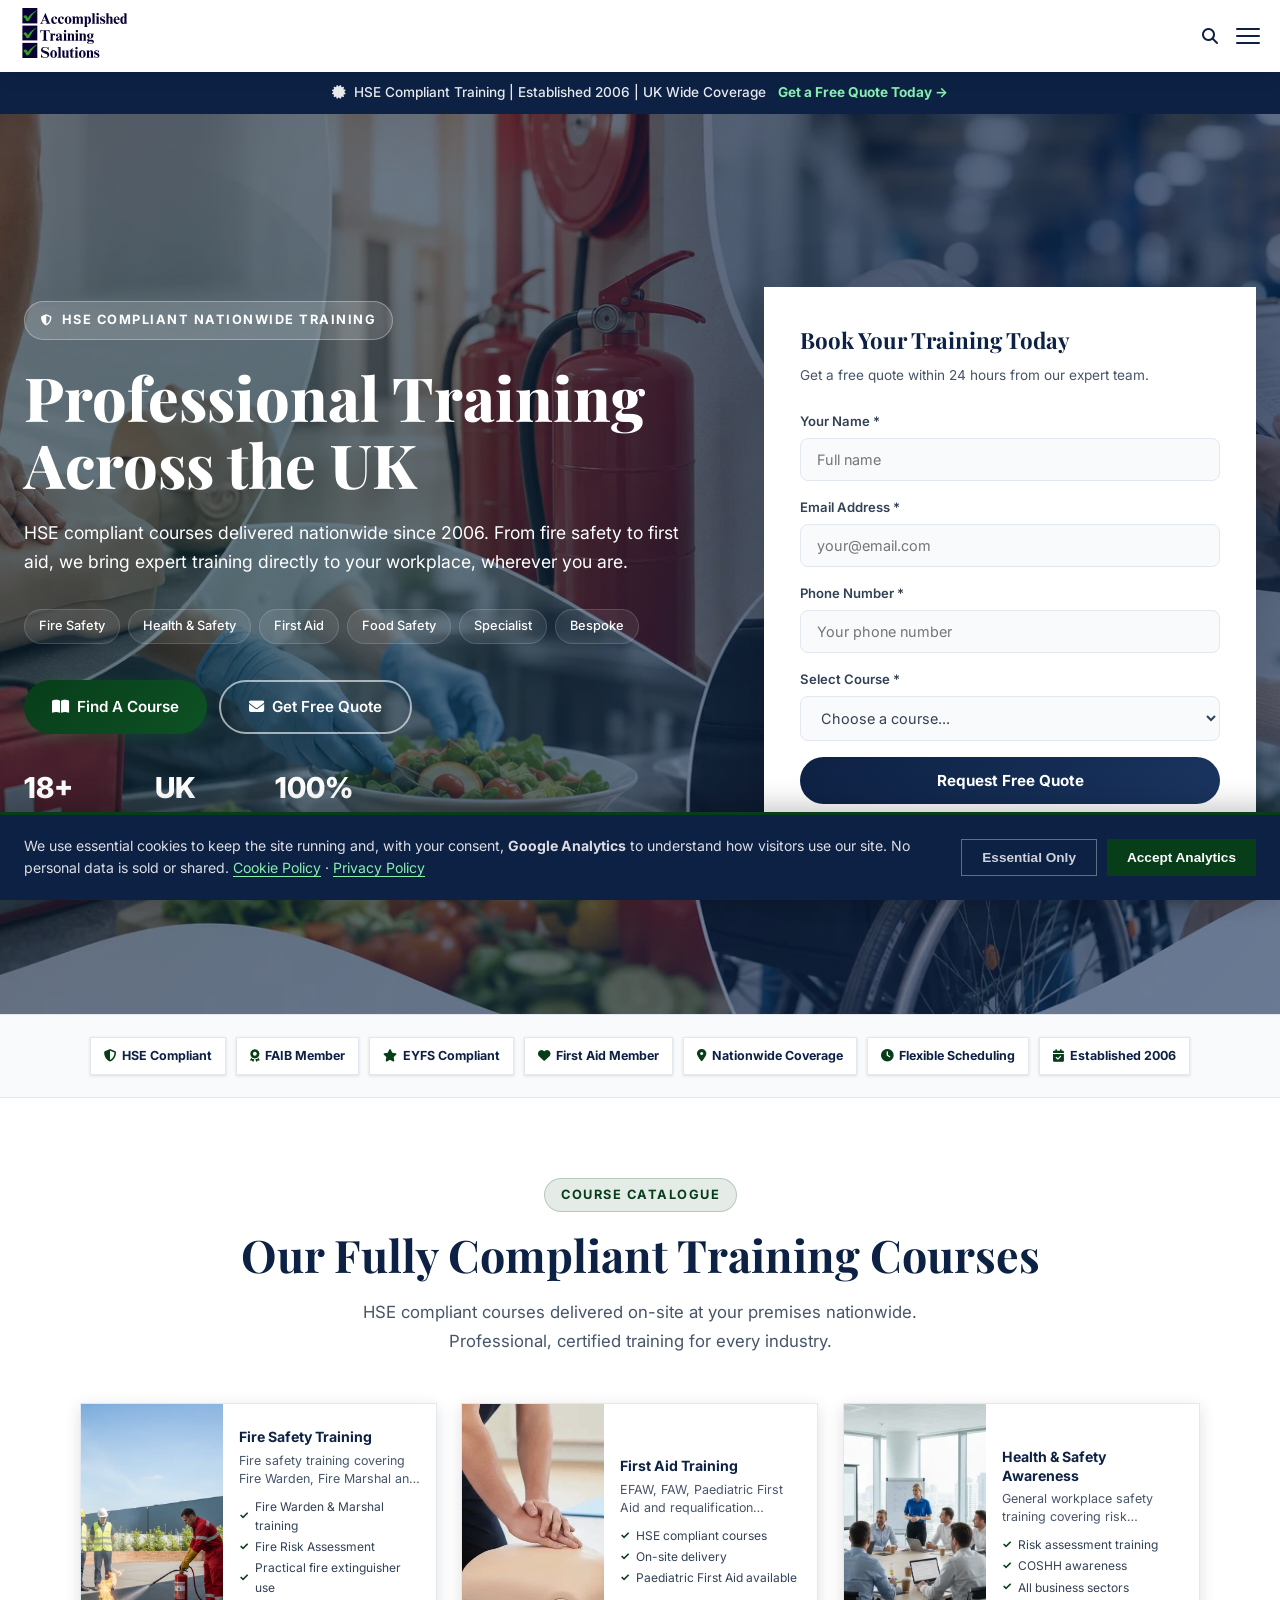
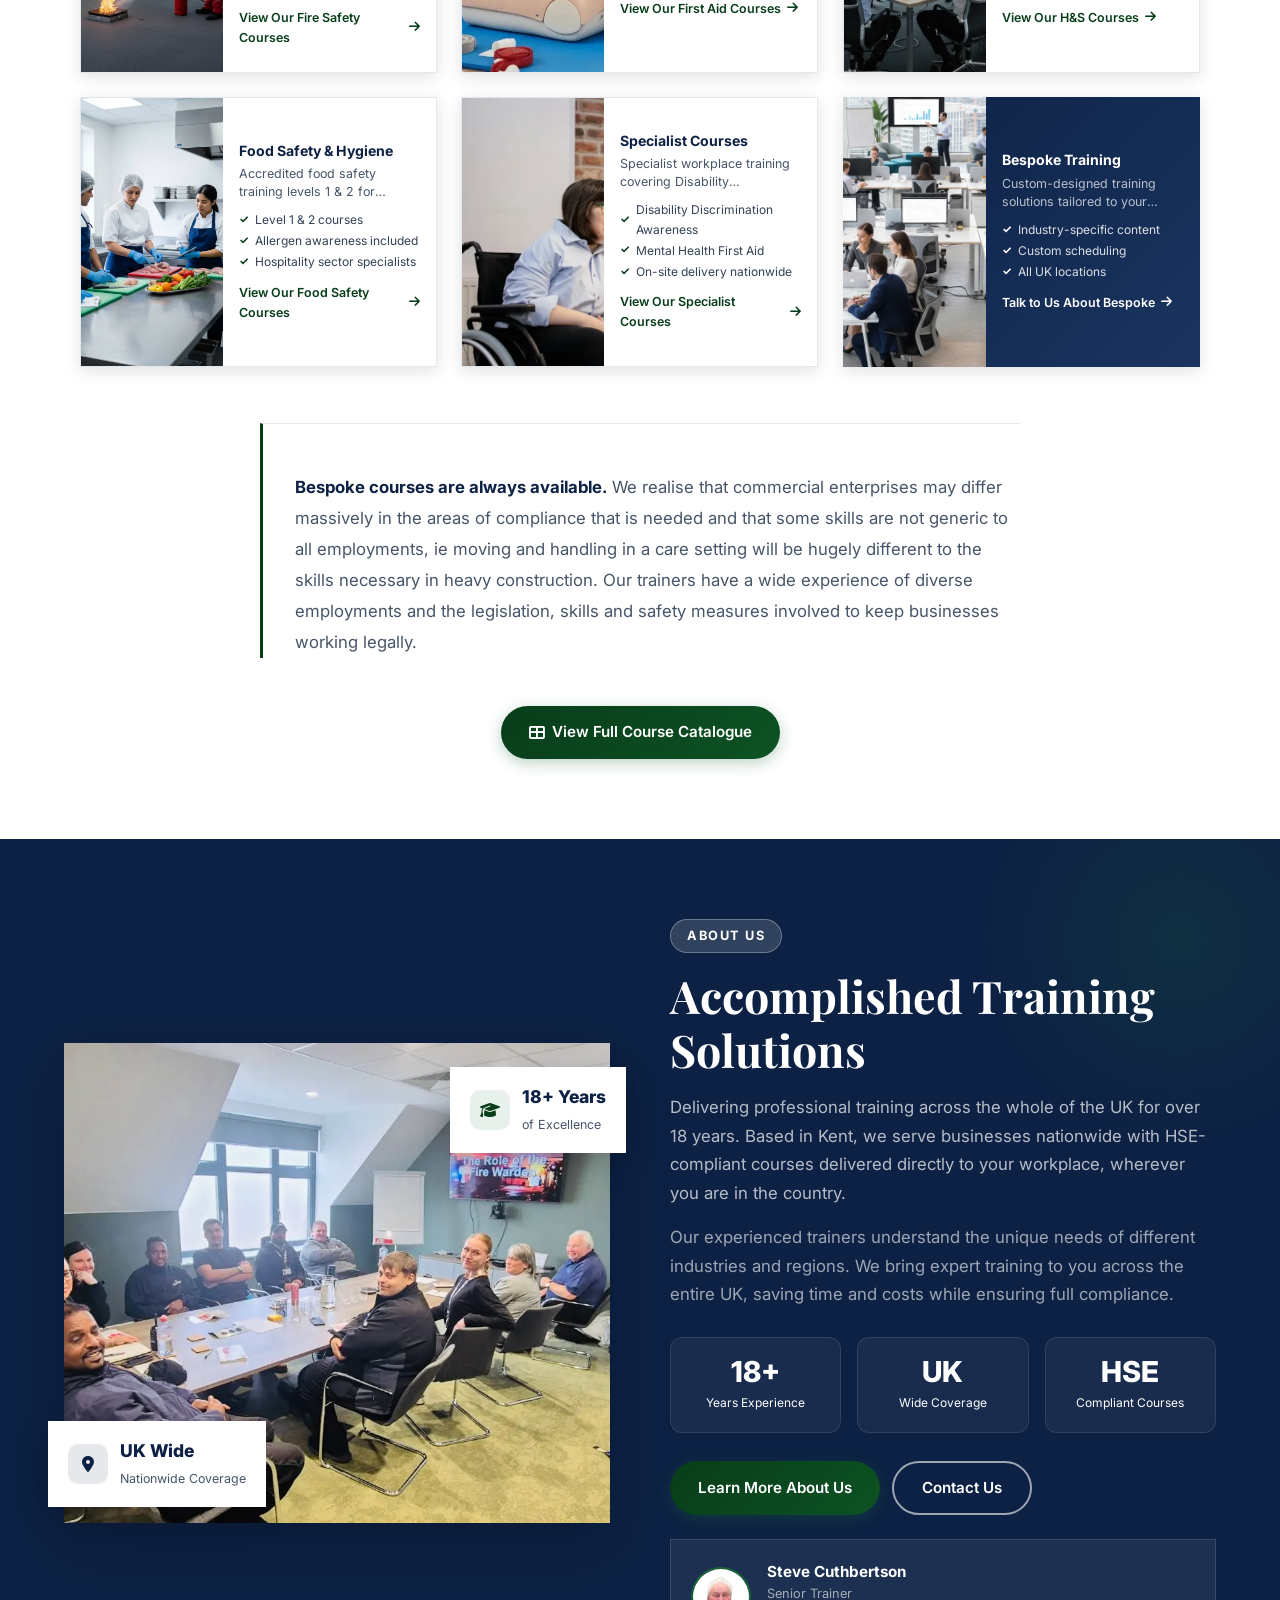
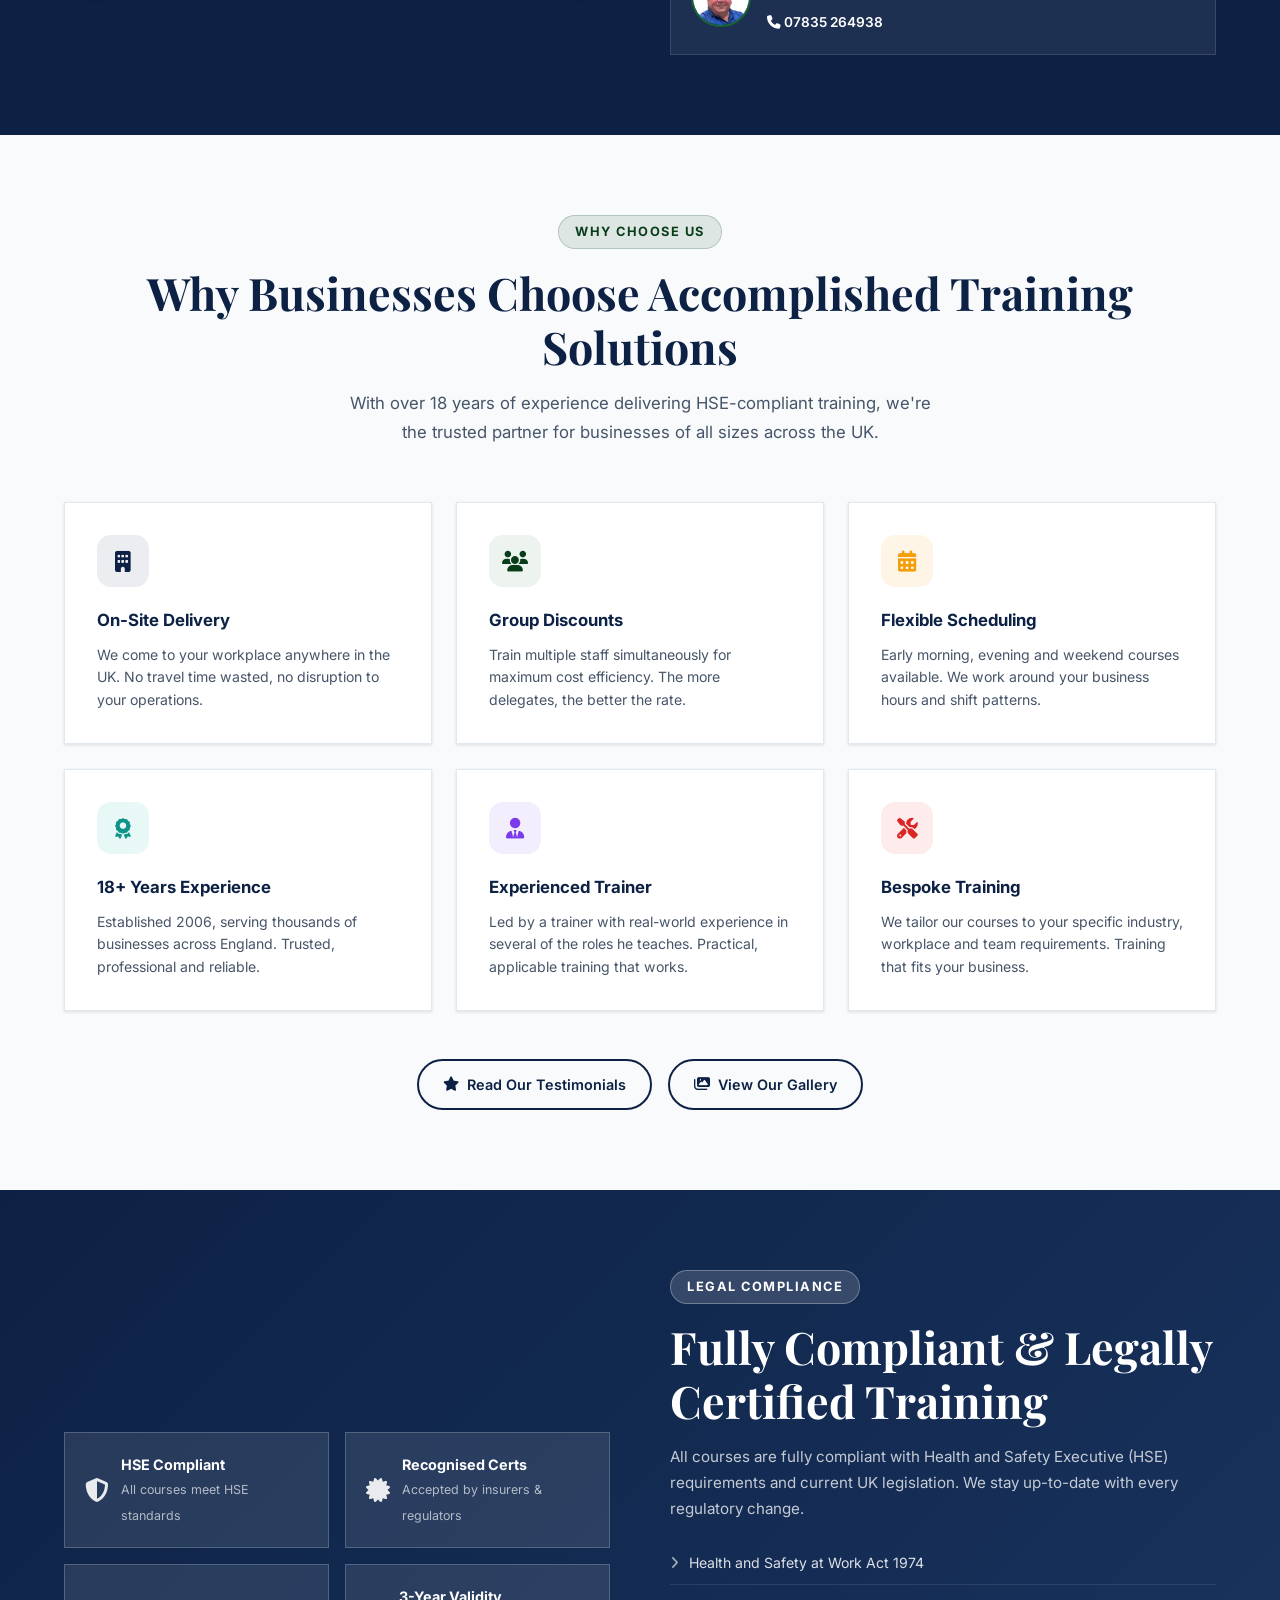
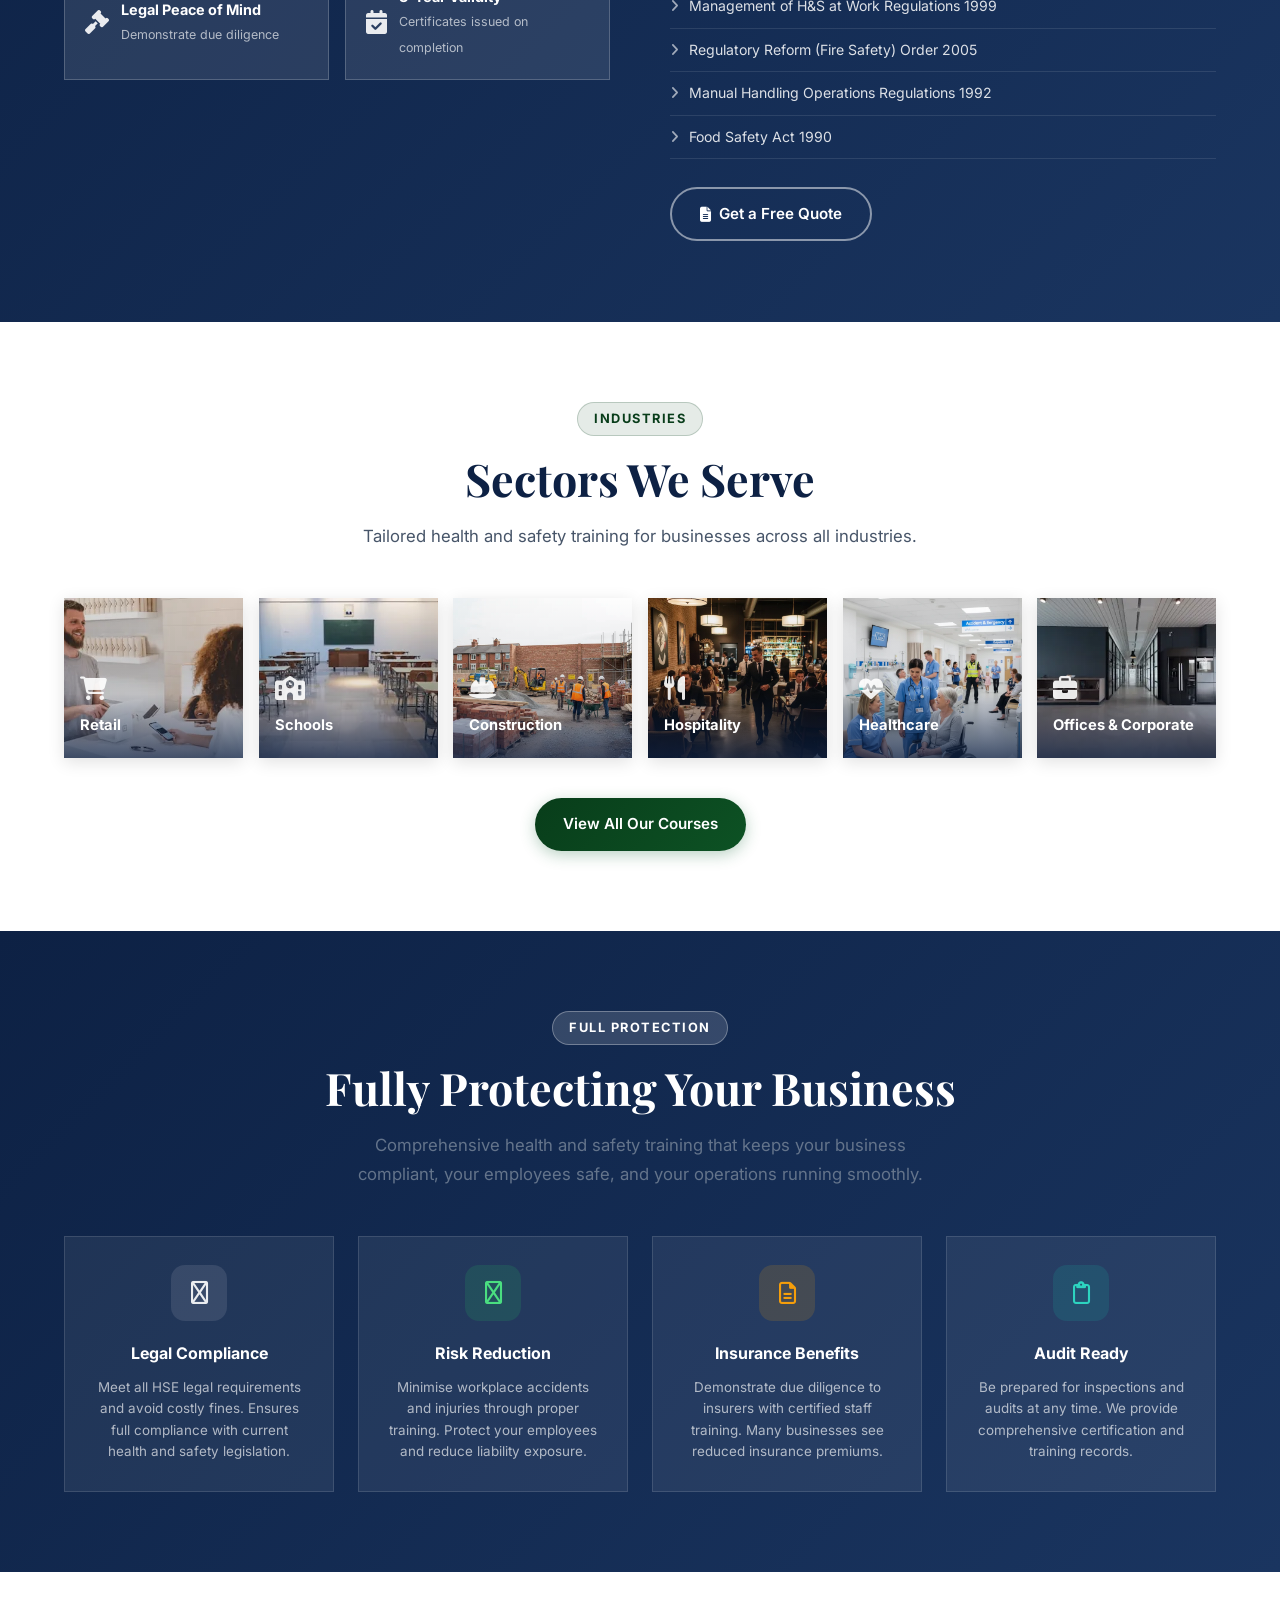
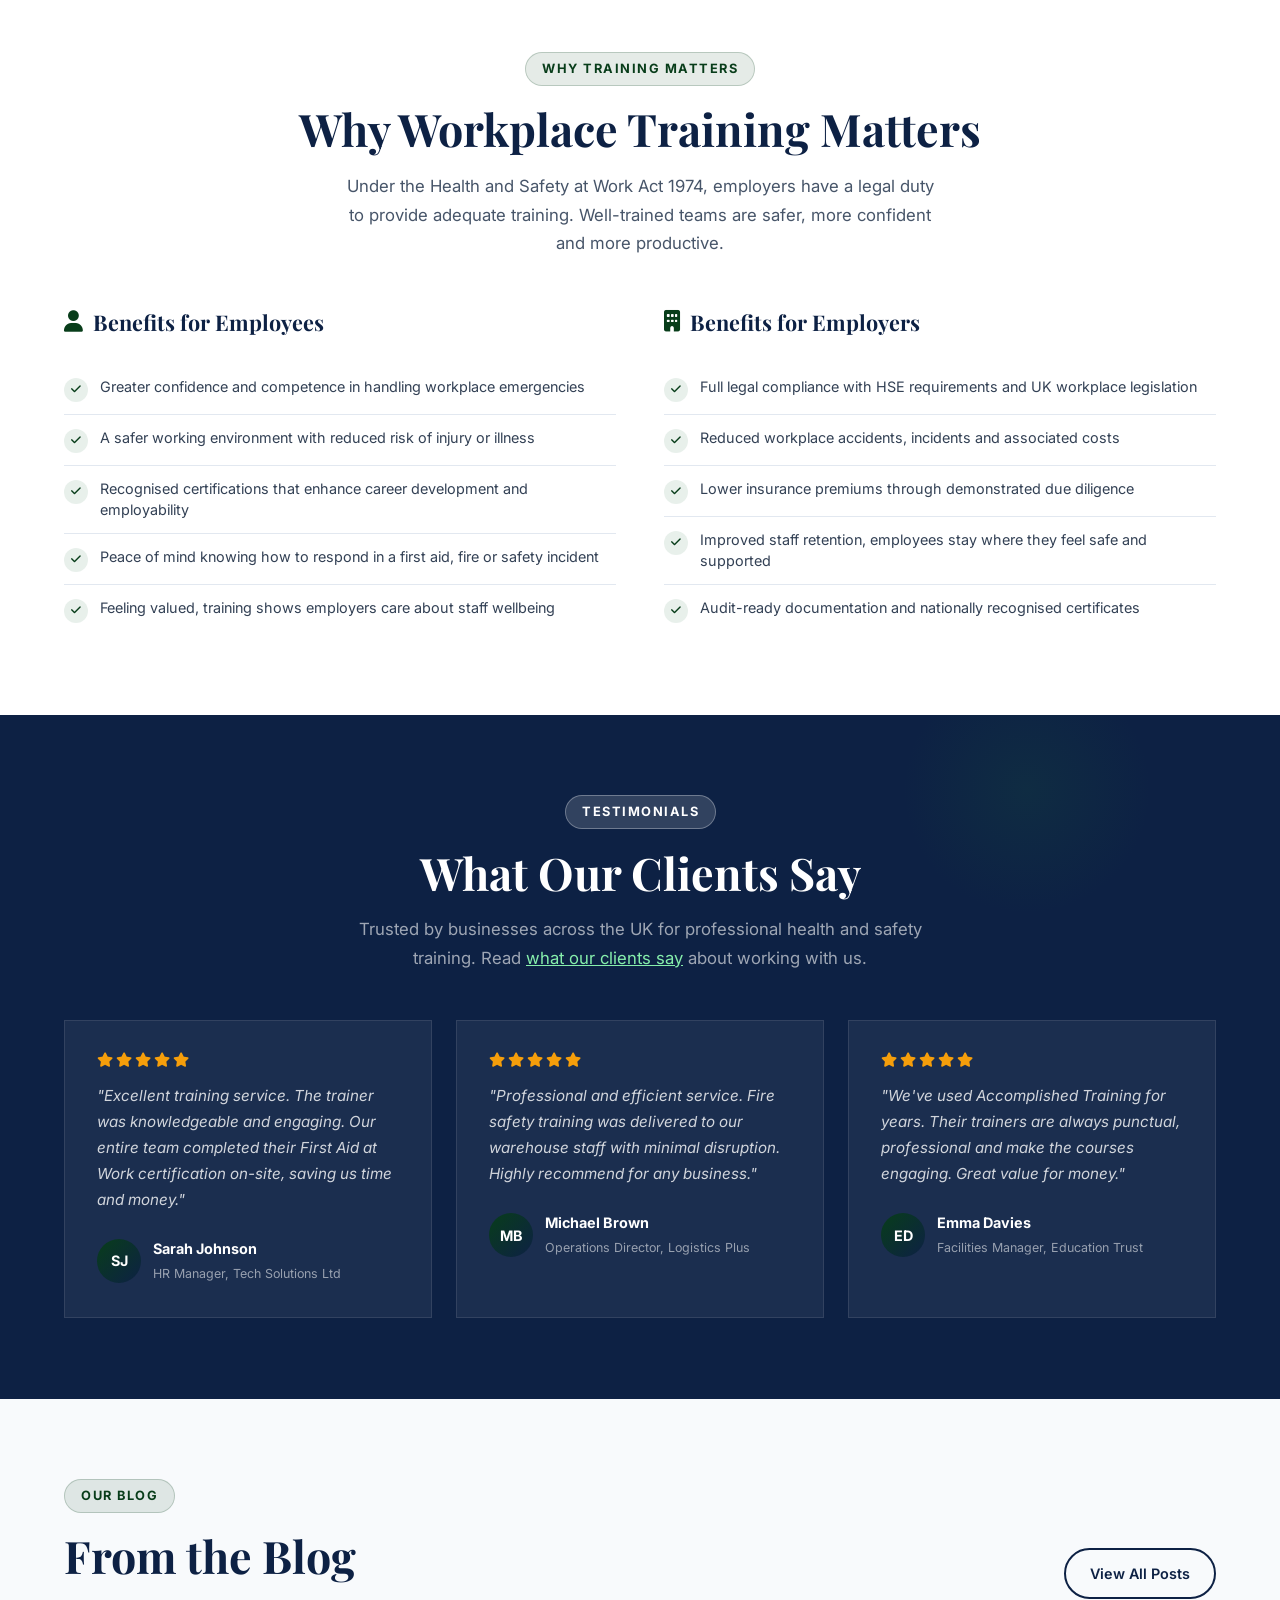
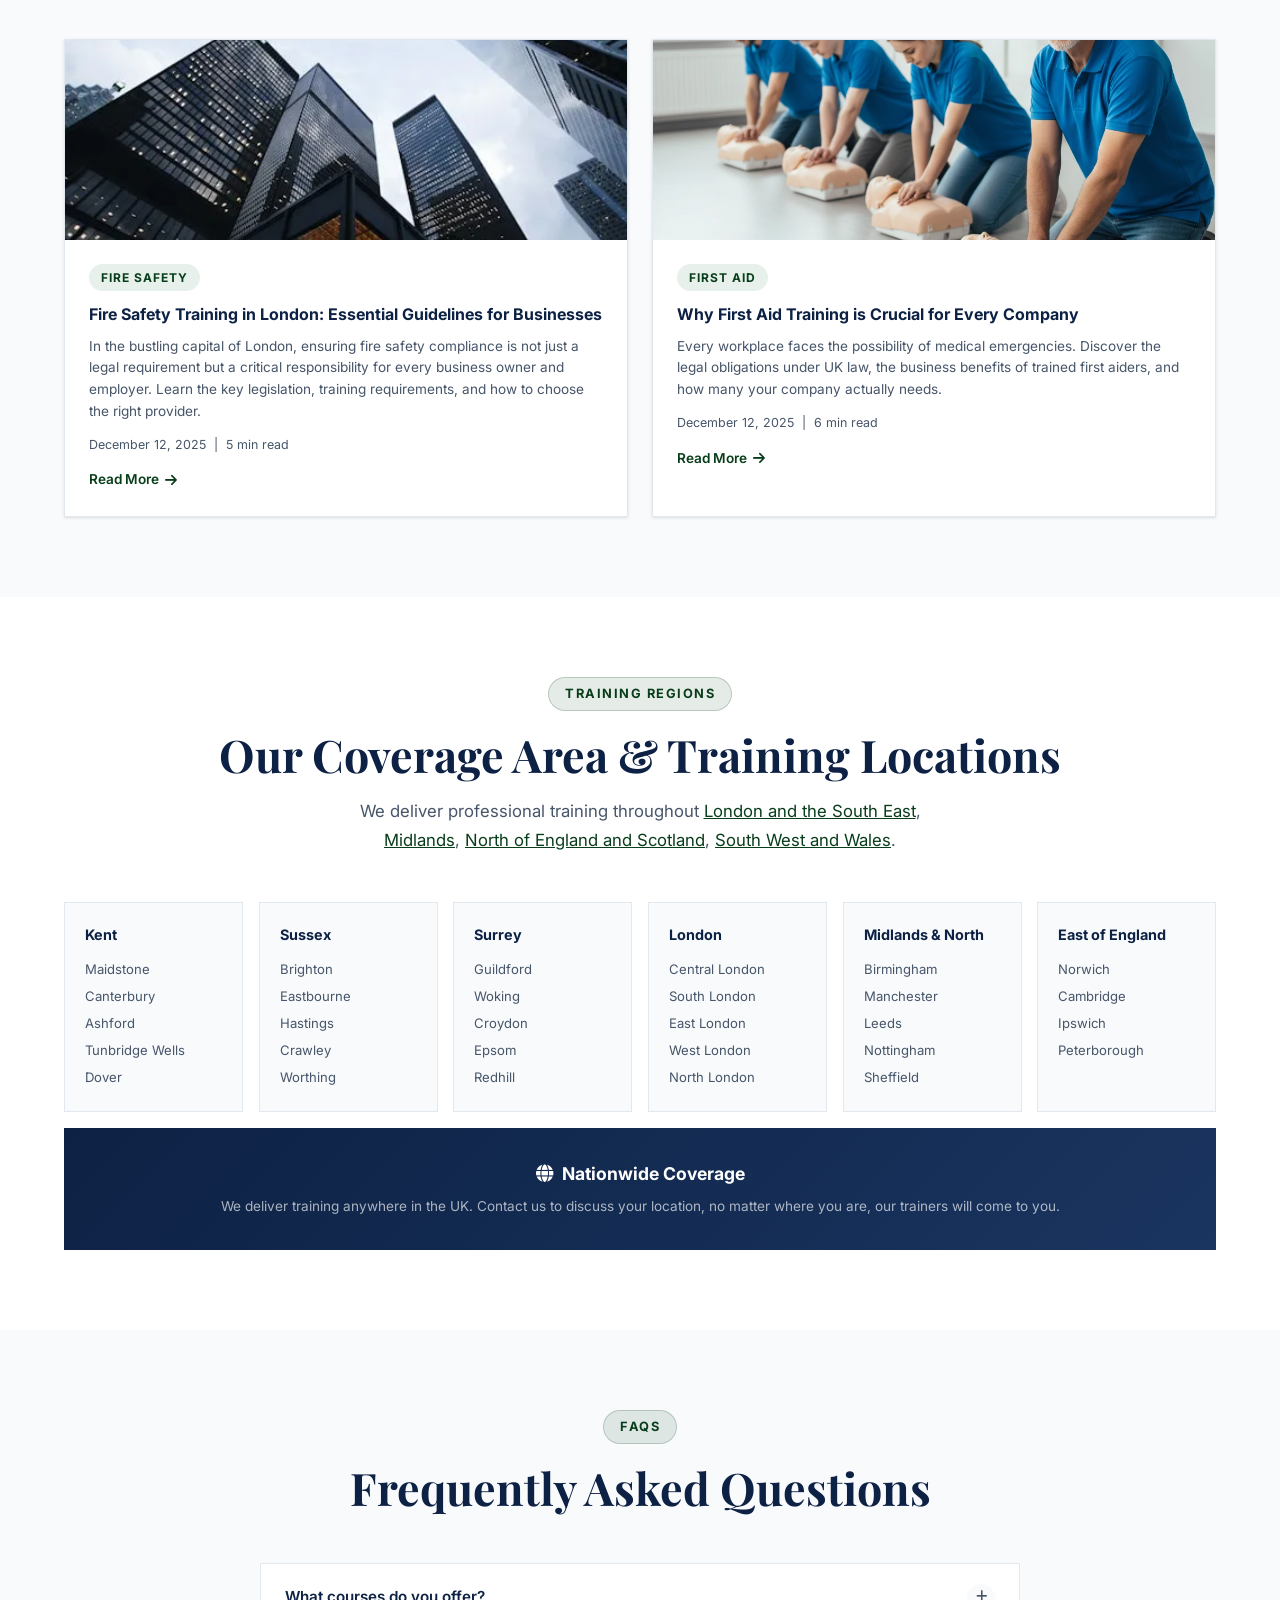
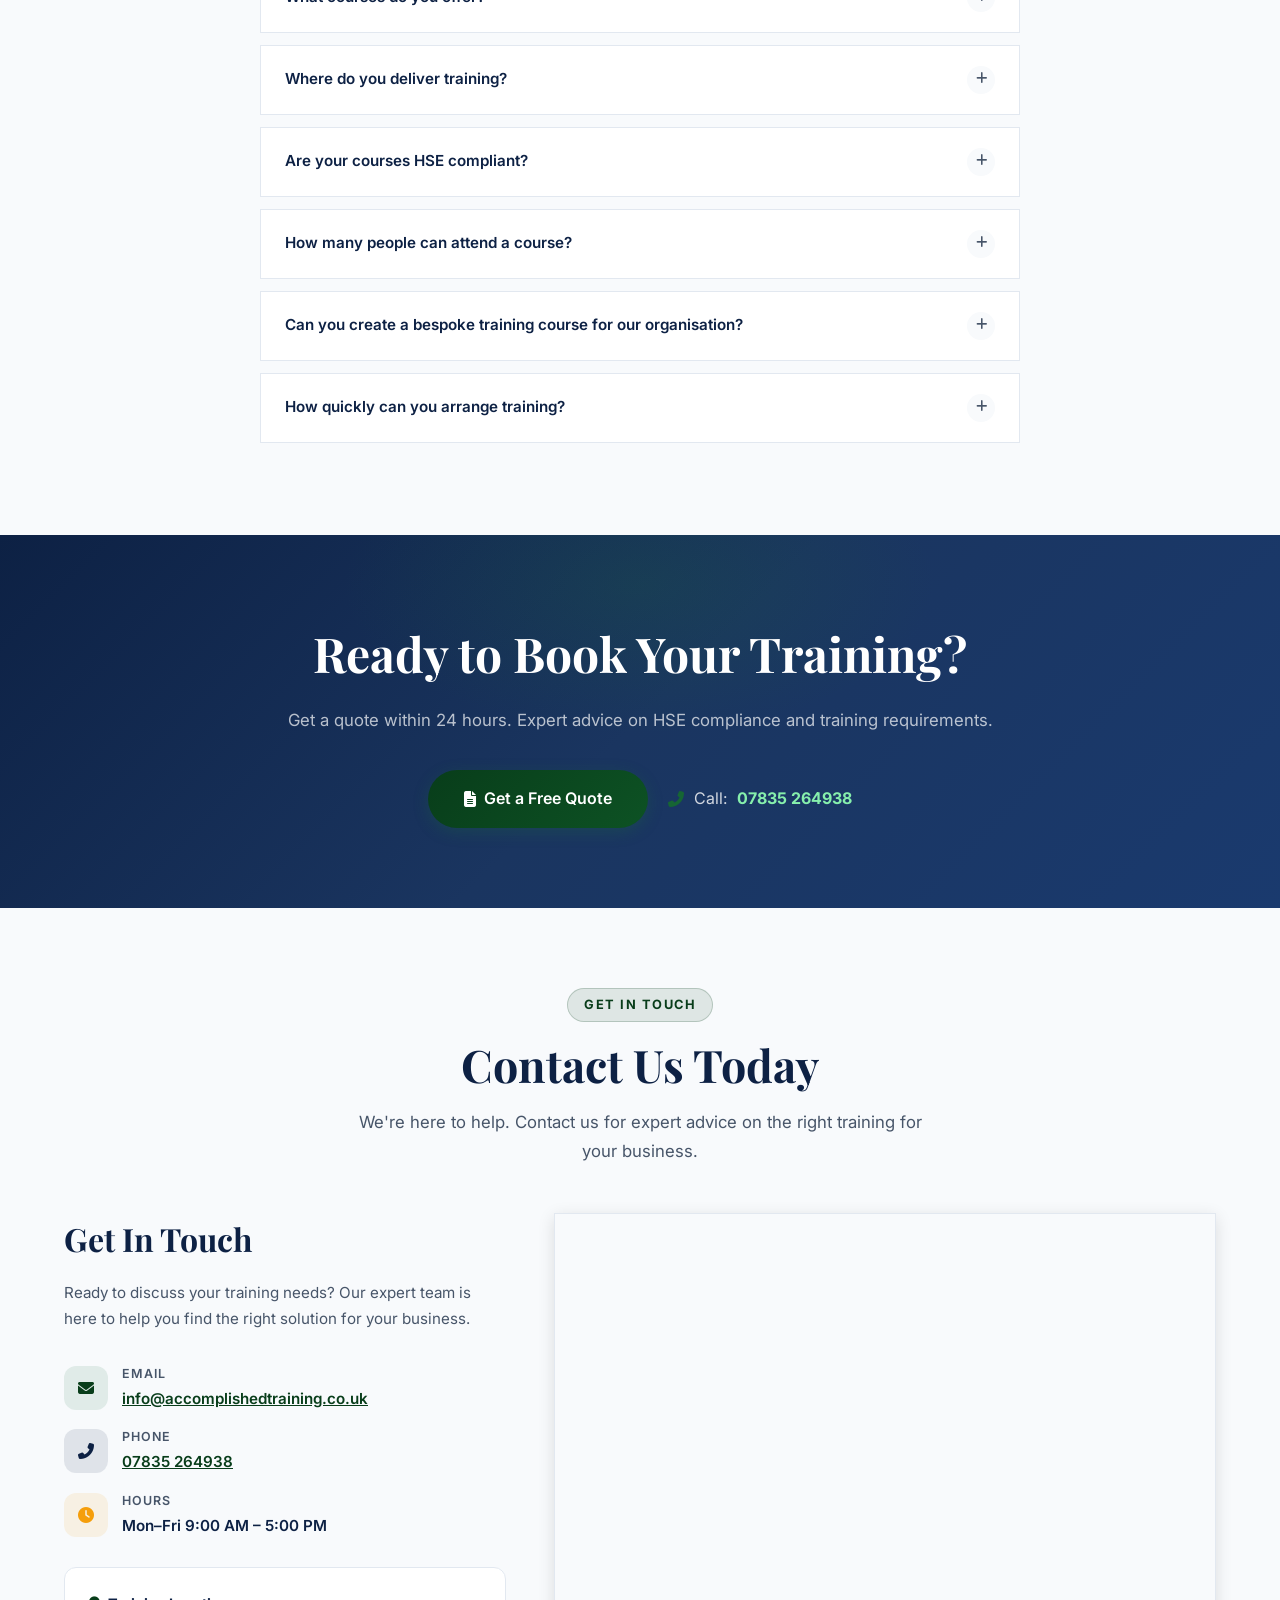
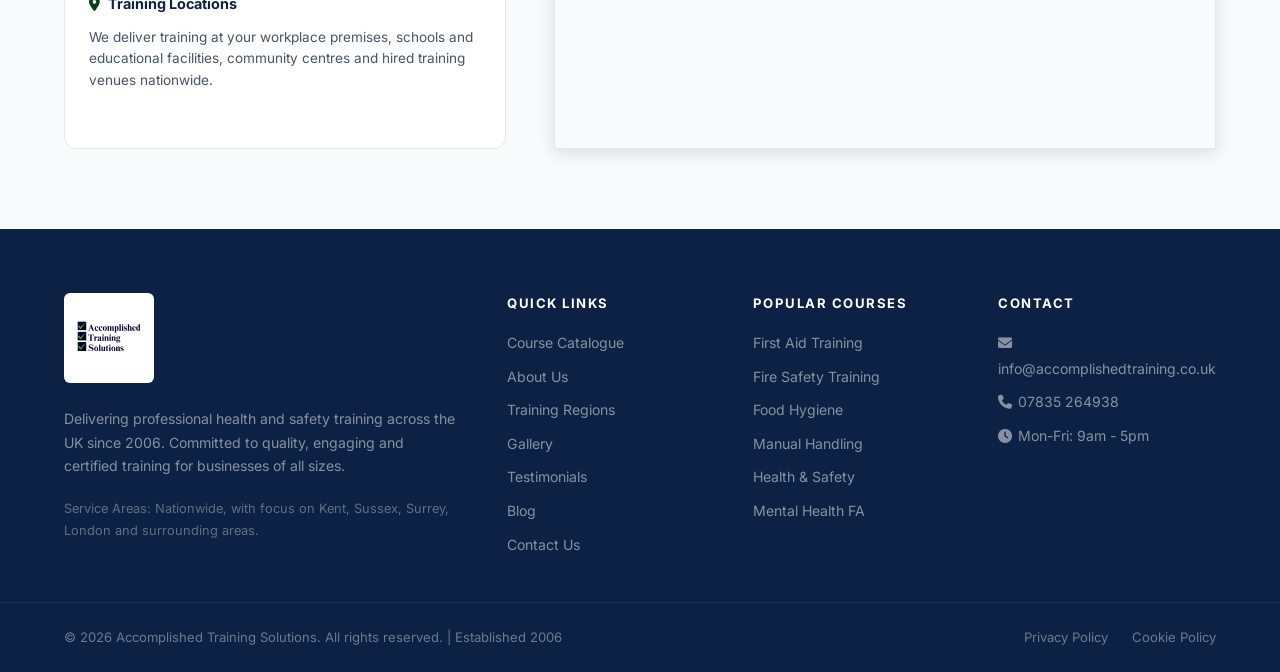
<file: index.html>
<!DOCTYPE html>
<html lang="en">
<head>
    <meta charset="UTF-8">
    <meta name="viewport" content="width=device-width, initial-scale=1.0">
    <title>Accomplished Training Solutions - Professional HSE Training Across the UK</title>
    <link href="https://fonts.googleapis.com/css2?family=Inter:wght@300;400;500;600;700;800;900&family=Playfair+Display:wght@700;800&display=swap" rel="stylesheet">
    <link rel="stylesheet" href="https://cdnjs.cloudflare.com/ajax/libs/font-awesome/6.4.0/css/all.min.css">
    <link rel="stylesheet" href="styles/styles.css">
    <link rel="stylesheet" href="styles/index.css">
</head>
<body>

<!-- ANNOUNCEMENT BAR -->
<div class="announcement-bar">
    <i class="fas fa-certificate"></i>&nbsp; HSE Compliant Training | Established 2006 | UK Wide Coverage
    <a href="contact.html">Get a Free Quote Today →</a>
</div>

<!-- NAVBAR -->
<nav class="navbar" id="navbar">
    <div class="navbar-inner">
        <!-- Logo, far left -->
        <a href="#home" class="navbar-logo">
            <img src="images/ats-logo.svg" alt="Accomplished Training Solutions" style="height:150px;width:auto;display:block;">
        </a>

        <!-- Everything else, far right -->
        <div class="navbar-right">
            <ul class="navbar-nav">
                <li><a href="about.html">About Us</a></li>
                <li><a href="courses.html">Course Catalogue</a></li>
                <li class="nav-item-dropdown">
                    <a href="javascript:void(0)">Training Regions <i class="fas fa-chevron-down nav-dropdown-arrow"></i></a>
                    <div class="nav-dropdown-menu">
                        <a href="london-south-east.html"><i class="fas fa-map-marker-alt"></i> London &amp; South East</a>
                        <a href="south-west-wales.html"><i class="fas fa-map-marker-alt"></i> South West &amp; Wales</a>
                        <a href="midlands.html"><i class="fas fa-map-marker-alt"></i> Midlands</a>
                        <a href="north-england-scotland.html"><i class="fas fa-map-marker-alt"></i> North England &amp; Scotland</a>
                    </div>
                </li>
                <li><a href="gallery.html">Gallery</a></li>
                <li><a href="testimonials.html">Testimonials</a></li>
                <li class="nav-item-dropdown">
                    <a href="blog.html">Blog <i class="fas fa-chevron-down nav-dropdown-arrow"></i></a>
                    <div class="nav-dropdown-menu">
                        <a href="blog.html"><i class="fas fa-th-list"></i> All Blog Posts</a>
                        <a href="blog-fire-safety-london.html"><i class="fas fa-fire"></i> Fire Safety Training in London</a>
                        <a href="blog-first-aid-training.html"><i class="fas fa-heart"></i> Why First Aid Training is Crucial</a>
                    </div>
                </li>
            </ul>
            <div class="navbar-divider"></div>
            <button class="search-btn" id="searchToggle" aria-label="Search"><i class="fas fa-search"></i></button>
            <div class="navbar-divider"></div>
            <a href="tel:07835264938" class="navbar-phone"><i class="fas fa-phone-alt"></i> 07835 264938</a>
            <a href="contact.html" class="btn-primary" style="padding:10px 20px;font-size:0.87rem;margin-left:16px;"><i class="fas fa-file-alt"></i> Free Quote</a>
        </div>

        <div class="nav-mobile-right">
            <button class="search-btn search-btn-mobile" id="searchToggleMobile"><i class="fas fa-search"></i></button>
            <div class="hamburger" id="hamburger"><span></span><span></span><span></span></div>
        </div>
    </div>

    <!-- Search dropdown -->
    <div class="search-overlay" id="searchOverlay">
        <div class="search-bar">
            <i class="fas fa-search"></i>
            <input type="text" id="searchInput" placeholder="Search courses, topics, regions..." autocomplete="off">
            <button class="search-close" id="searchClose"><i class="fas fa-times"></i></button>
        </div>
        <div class="search-results" id="searchResults"></div>
        <div class="search-no-results" id="searchNoResults">No results found. Try a different search term.</div>
    </div>

    <div class="mobile-menu" id="mobileMenu">
        <a href="about.html">About Us</a>
        <a href="courses.html">Course Catalogue</a>
        <div class="mob-drop">
            <button class="mob-drop-btn" id="mobRegionsBtn">Training Regions <i class="fas fa-chevron-down mob-chevron"></i></button>
            <div class="mob-drop-body" id="mobRegionsBody">
                <a href="london-south-east.html"><i class="fas fa-map-marker-alt"></i> London &amp; South East</a>
                <a href="south-west-wales.html"><i class="fas fa-map-marker-alt"></i> South West &amp; Wales</a>
                <a href="midlands.html"><i class="fas fa-map-marker-alt"></i> Midlands</a>
                <a href="north-england-scotland.html"><i class="fas fa-map-marker-alt"></i> North England &amp; Scotland</a>
            </div>
        </div>
        <a href="gallery.html">Gallery</a>
        <a href="testimonials.html">Testimonials</a>
        <div class="mob-drop">
            <div class="mob-drop-split">
                <a href="blog.html">Blog</a>
                <button class="mob-drop-chevron" id="mobBlogBtn"><i class="fas fa-chevron-down mob-chevron"></i></button>
            </div>
            <div class="mob-drop-body" id="mobBlogBody">
                <a href="blog-fire-safety-london.html"><i class="fas fa-fire"></i> Fire Safety Training in London</a>
                <a href="blog-first-aid-training.html"><i class="fas fa-heart"></i> Why First Aid Training is Crucial</a>
            </div>
        </div>
        <a href="contact.html">Contact</a>
        <a href="tel:07835264938" style="color:var(--green);font-weight:700;border-bottom:none;"><i class="fas fa-phone-alt"></i> 07835 264938</a>
    </div>
</nav>

<!-- HERO -->
<section class="hero" id="home">
    <div class="hero-bg"></div>
    <div class="hero-pattern"></div>
    <div class="hero-content">
        <div class="hero-left">
            <div class="hero-badge"><i class="fas fa-shield-alt"></i> HSE Compliant Nationwide Training</div>
            <h1 class="hero-title">Professional Training<br><span class="highlight">Across the UK</span></h1>
            <p class="hero-desc">HSE compliant courses delivered nationwide since 2006. From fire safety to first aid, we bring expert training directly to your workplace, wherever you are.</p>
            <div class="hero-tags">
                <span class="hero-tag">Fire Safety</span>
                 <span class="hero-tag">Health &amp; Safety</span>
                <span class="hero-tag">First Aid</span>
                <span class="hero-tag">Food Safety</span>
                <span class="hero-tag">Specialist</span>
                <span class="hero-tag">Bespoke</span>
            </div>
            <div class="hero-actions">
                <a href="courses.html" class="btn-primary"><i class="fas fa-book-open"></i> Find A Course</a>
                <a href="contact.html" class="btn-secondary"><i class="fas fa-envelope"></i> Get Free Quote</a>
            </div>
            <div class="hero-stats">
                <div>
                    <div class="hero-stat-num">18+</div>
                    <div class="hero-stat-label">Years Experience</div>
                </div>
                <div>
                    <div class="hero-stat-num">UK</div>
                    <div class="hero-stat-label">Wide Coverage</div>
                </div>
                <div>
                    <div class="hero-stat-num">100%</div>
                    <div class="hero-stat-label">HSE Compliant</div>
                </div>
            </div>
        </div>
        <div class="hero-form-card" id="get-quote">
            <h3>Book Your Training Today</h3>
            <p>Get a free quote within 24 hours from our expert team.</p>
            <form>
                <div class="form-group">
                    <label>Your Name *</label>
                    <input type="text" placeholder="Full name" required>
                </div>
                <div class="form-group">
                    <label>Email Address *</label>
                    <input type="email" placeholder="your@email.com" required>
                </div>
                <div class="form-group">
                    <label>Phone Number *</label>
                    <input type="tel" placeholder="Your phone number" required>
                </div>
                <div class="form-group">
                    <label>Select Course *</label>
                    <select required>
                        <option value="">Choose a course...</option>
                        <optgroup label="── First Aid ──────────────">
                            <option>Emergency First Aid at Work (EFAW)</option>
                            <option>First Aid at Work (FAW) 3 Day</option>
                            <option>First Aid at Work Requalification</option>
                            <option>Paediatric First Aid</option>
                            <option>Basic First Aid Awareness</option>
                            <option>BLS NHS Compliant</option>
                            <option>AED &amp; CPR Course</option>
                        </optgroup>
                        <optgroup label="── Fire Safety ─────────────">
                            <option>Fire Warden Training</option>
                            <option>Fire Marshal Training</option>
                            <option>Fire Safety Awareness Training</option>
                            <option>Fire Risk Assessment</option>
                            <option>Fire Evacuation Chair Training</option>
                        </optgroup>
                        <optgroup label="── Food Safety ─────────────">
                            <option>Level 1 Food Safety</option>
                            <option>Level 2 Food Hygiene</option>
                            <option>Allergen Awareness Training</option>
                        </optgroup>
                        <optgroup label="── Health &amp; Safety ──────────">
                            <option>Manual Handling Training</option>
                            <option>Working at Heights Training</option>
                            <option>Health &amp; Safety Awareness</option>
                            <option>IOSH Managing Safely</option>
                            <option>Risk Assessment Training</option>
                            <option>COSHH Awareness Training</option>
                        </optgroup>
                        <optgroup label="── Specialist ──────────────">
                            <option>Disability Discrimination Awareness</option>
                            <option>Mental Health First Aid</option>
                        </optgroup>
                        <optgroup label="── Bespoke Training ────────">
                            <option value="Bespoke / Multiple Courses">Bespoke / Multiple Courses</option>
                        </optgroup>
                    </select>
                </div>
                <button type="submit" class="form-submit">Request Free Quote</button>
            </form>
        </div>
    </div>
</section>

<!-- TRUST BAR -->
<div class="trust-bar">
    <div class="trust-bar-inner container">
        <div class="trust-badge"><i class="fas fa-shield-alt"></i> HSE Compliant</div>
        <div class="trust-badge"><i class="fas fa-award"></i> FAIB Member</div>
        <div class="trust-badge"><i class="fas fa-star"></i> EYFS Compliant</div>
        <div class="trust-badge"><i class="fas fa-heart"></i> First Aid Member</div>
        <div class="trust-badge"><i class="fas fa-map-marker-alt"></i> Nationwide Coverage</div>
         <div class="trust-badge"><i class="fas fa-clock"></i> Flexible Scheduling</div>
        <div class="trust-badge"><i class="fas fa-calendar-check"></i> Established 2006</div>
       
    </div>
</div>

<!-- COURSES -->
<section class="section-padding" id="courses" style="background:var(--white);">
    <div class="container" style="max-width:1500px;">
        <div class="courses-header">
            <span class="section-tag">Course Catalogue</span>
            <h2 class="section-title">Our Fully Compliant Training Courses</h2>
            <p class="section-subtitle" style="margin:0 auto;">HSE compliant courses delivered on-site at your premises nationwide. Professional, certified training for every industry.</p>
        </div>
        <div class="courses-grid">

              <!-- Fire Safety -->
            <div class="course-card anim-card">
                <div class="course-card-img">
                    <img src="images/fire-warden-training.webp" alt="Fire Safety Training">
                </div>
                <div class="course-card-body">
                    <h3>Fire Safety Training</h3>
                    <p>Fire safety training</a> covering Fire Warden, Fire Marshal and Fire Safety Awareness courses. Essential for compliance across all industries.</p>
                    <ul class="course-checklist">
                        <li>Fire Warden &amp; Marshal training</li>
                        <li>Fire Risk Assessment</li>
                        <li>Practical fire extinguisher use</li>
                    </ul>
                    <a href="courses.html#fire-safety" class="course-card-link">View Our Fire Safety Courses <i class="fas fa-arrow-right"></i></a>
                </div>
            </div>
            <!-- First Aid -->
            <div class="course-card anim-card">
                <div class="course-card-img">
                    <img src="images/first-aid.webp" alt="First Aid Training">
                </div>
                <div class="course-card-body">
                    <h3>First Aid Training</h3>
                    <p>EFAW, FAW, Paediatric First Aid and requalification courses delivered by experienced trainers nationwide. Learn more about <a href="blog-first-aid-training.html">first aid training</a> requirements for UK businesses.</p>
                    <ul class="course-checklist">
                        <li>HSE compliant courses</li>
                        <li>On-site delivery</li>
                        <li>Paediatric First Aid available</li>
                    </ul>
                    <a href="courses.html#first-aid" class="course-card-link">View Our First Aid Courses <i class="fas fa-arrow-right"></i></a>
                </div>
            </div>
          
            <!-- Health & Safety -->
            <div class="course-card anim-card">
                <div class="course-card-img">
                    <img src="images/health-and-safety-coporate.webp" alt="Health and Safety">
                </div>
                <div class="course-card-body">
                    <h3>Health &amp; Safety Awareness</h3>
                    <p>General workplace safety training covering risk assessment, COSHH awareness, and health and safety management. Perfect for new employees and refresher training across all business sectors.</p>
                    <ul class="course-checklist">
                        <li>Risk assessment training</li>
                        <li>COSHH awareness</li>
                        <li>All business sectors</li>
                    </ul>
                    <a href="courses.html#health-safety" class="course-card-link">View Our H&amp;S Courses <i class="fas fa-arrow-right"></i></a>
                </div>
            </div>
            <!-- Food Safety -->
            <div class="course-card anim-card">
                <div class="course-card-img">
                    <img src="images/food-hygiene.webp" alt="Food Safety Training">
                </div>
                <div class="course-card-body">
                    <h3>Food Safety &amp; Hygiene</h3>
                    <p>Accredited food safety training levels 1 &amp; 2 for hospitality, catering, and food service sectors. Essential certification for food handlers, supervisors, and managers across the UK.</p>
                    <ul class="course-checklist">
                        <li>Level 1 &amp; 2 courses</li>
                        <li>Allergen awareness included</li>
                        <li>Hospitality sector specialists</li>
                    </ul>
                    <a href="courses.html#food-safety" class="course-card-link">View Our Food Safety Courses <i class="fas fa-arrow-right"></i></a>
                </div>
            </div>
            <!-- Specialist -->
            <div class="course-card anim-card">
                <div class="course-card-img">
                    <img src="images/disability-discrimination-awareness-card.webp" alt="Mental Health First Aid" style="object-position: left center;">
                </div>
                <div class="course-card-body">
                    <h3>Specialist Courses</h3>
                    <p>Specialist workplace training covering Disability Discrimination Awareness and Mental Health First Aid. Helping businesses meet legal obligations while building inclusive, supportive working environments across the UK.</p>
                    <ul class="course-checklist">
                        <li>Disability Discrimination Awareness</li>
                        <li>Mental Health First Aid</li>
                        <li>On-site delivery nationwide</li>
                    </ul>
                    <a href="courses.html#specialist" class="course-card-link">View Our Specialist Courses <i class="fas fa-arrow-right"></i></a>
                </div>
            </div>
            <!-- Bespoke -->
            <div class="course-card course-card-dark anim-card" style="background:linear-gradient(135deg,var(--navy) 0%,var(--navy-light) 100%);border:none;">
                <div class="course-card-img">
                    <img src="images/coporate.webp" alt="Bespoke Training">
                </div>
                <div class="course-card-body">
                    <h3 style="color:white;">Bespoke Training</h3>
                    <p style="color:rgba(255,255,255,0.7);">Custom-designed training solutions tailored to your specific industry, workplace and team requirements.</p>
                    <ul class="course-checklist">
                        <li style="color:rgba(255,255,255,0.85);">Industry-specific content</li>
                        <li style="color:rgba(255,255,255,0.85);">Custom scheduling</li>
                        <li style="color:rgba(255,255,255,0.85);">All UK locations</li>
                    </ul>
                    <a href="#contact" class="course-card-link" style="color:white;">Talk to Us About Bespoke <i class="fas fa-arrow-right"></i></a>
                </div>
            </div>
        </div>
        <div style="margin-top:56px;padding-top:48px;border-top:1px solid var(--light-gray);max-width:760px;margin-left:auto;margin-right:auto;border-left:3px solid var(--green);padding-left:32px;">
            <p style="font-size:1.05rem;color:var(--gray);line-height:1.85;"><strong style="color:var(--navy);">Bespoke courses are always available.</strong> We realise that commercial enterprises may differ massively in the areas of compliance that is needed and that some skills are not generic to all employments, ie moving and handling in a care setting will be hugely different to the skills necessary in heavy construction. Our trainers have a wide experience of diverse employments and the legislation, skills and safety measures involved to keep businesses working legally.</p>
        </div>
        <div style="text-align:center;margin-top:48px;">
            <a href="courses.html" class="btn-primary"><i class="fas fa-th-large"></i> View Full Course Catalogue</a>
        </div>
    </div>
</section>

<!-- ABOUT -->
<section class="about-section section-padding" id="about">
    <div class="container">
        <div class="about-grid">
            <div class="about-img-container">
                <img src="images/trainees-in-training-on-site.webp" alt="Training in progress">
                <div class="about-stat-card top-right">
                    <div class="stat-icon green"><i class="fas fa-graduation-cap"></i></div>
                    <div class="stat-text"><strong>18+ Years</strong><span>of Excellence</span></div>
                </div>
                <div class="about-stat-card bottom-left">
                    <div class="stat-icon navy"><i class="fas fa-map-marker-alt"></i></div>
                    <div class="stat-text"><strong>UK Wide</strong><span>Nationwide Coverage</span></div>
                </div>
            </div>
            <div class="about-right">
                <span class="section-tag">About Us</span>
                <h2 class="section-title">Accomplished Training Solutions</h2>
                <p class="section-subtitle">Delivering professional training across the whole of the UK for over 18 years. Based in Kent, we serve businesses nationwide with HSE-compliant courses delivered directly to your workplace, wherever you are in the country.</p>
                <p class="section-subtitle" style="margin-top:16px;color:rgba(255,255,255,0.6);">Our experienced trainers understand the unique needs of different industries and regions. We bring expert training to you across the entire UK, saving time and costs while ensuring full compliance.</p>
                <div class="about-stats">
                    <div class="about-stat-item">
                        <div class="about-stat-num">18+</div>
                        <div class="about-stat-lbl">Years Experience</div>
                    </div>
                    <div class="about-stat-item">
                        <div class="about-stat-num">UK</div>
                        <div class="about-stat-lbl">Wide Coverage</div>
                    </div>
                    <div class="about-stat-item">
                        <div class="about-stat-num">HSE</div>
                        <div class="about-stat-lbl">Compliant Courses</div>
                    </div>
                </div>
                <div style="display:flex;gap:12px;flex-wrap:wrap;margin-bottom:24px;">
                    <a href="about.html" class="btn-primary">Learn More About Us</a>
                    <a href="contact.html" class="btn-secondary">Contact Us</a>
                </div>
                <div class="expert-card">
                    <img src="images/profile-pic.webp" alt="Senior Training Advisor" class="expert-avatar">
                    <div class="expert-info">
                        <h4>Steve Cuthbertson</h4>
                        <p>Senior Trainer</p>
                        <a href="tel:07835264938"><i class="fas fa-phone"></i> 07835 264938</a>
                    </div>
                </div>
            </div>
        </div>
    </div>
</section>

<!-- WHY CHOOSE US -->
<section class="why-section section-padding">
    <div class="container">
        <div class="why-header">
            <span class="section-tag">Why Choose Us</span>
            <h2 class="section-title">Why Businesses Choose Accomplished Training Solutions</h2>
            <p class="section-subtitle" style="margin:0 auto;">With over 18 years of experience delivering HSE-compliant training, we're the trusted partner for businesses of all sizes across the UK.</p>
        </div>
        <div class="why-grid">
            <div class="why-card anim-card">
                <div class="why-icon blue"><i class="fas fa-building"></i></div>
                <h3>On-Site Delivery</h3>
                <p>We come to your workplace anywhere in the UK. No travel time wasted, no disruption to your operations.</p>
            </div>
            <div class="why-card anim-card">
                <div class="why-icon green"><i class="fas fa-users"></i></div>
                <h3>Group Discounts</h3>
                <p>Train multiple staff simultaneously for maximum cost efficiency. The more delegates, the better the rate.</p>
            </div>
            <div class="why-card anim-card">
                <div class="why-icon gold"><i class="fas fa-calendar-alt"></i></div>
                <h3>Flexible Scheduling</h3>
                <p>Early morning, evening and weekend courses available. We work around your business hours and shift patterns.</p>
            </div>
            <div class="why-card anim-card">
                <div class="why-icon teal"><i class="fas fa-award"></i></div>
                <h3>18+ Years Experience</h3>
                <p>Established 2006, serving thousands of businesses across England. Trusted, professional and reliable.</p>
            </div>
            <div class="why-card anim-card">
                <div class="why-icon purple"><i class="fas fa-user-tie"></i></div>
                <h3>Experienced Trainer</h3>
                <p>Led by a trainer with real-world experience in several of the roles he teaches. Practical, applicable training that works.</p>
            </div>
            <div class="why-card anim-card">
                <div class="why-icon red"><i class="fas fa-tools"></i></div>
                <h3>Bespoke Training</h3>
                <p>We tailor our courses to your specific industry, workplace and team requirements. Training that fits your business.</p>
            </div>
        </div>
        <div style="text-align:center;margin-top:48px;display:flex;gap:16px;justify-content:center;flex-wrap:wrap;">
            <a href="testimonials.html" class="btn-outline"><i class="fas fa-star"></i> Read Our Testimonials</a>
            <a href="gallery.html" class="btn-outline"><i class="fas fa-images"></i> View Our Gallery</a>
        </div>
    </div>
</section>

<!-- COMPLIANCE -->
<section class="compliance-section section-padding">
    <div class="container">
        <div class="compliance-grid">
            <div class="compliance-badges">
                <div class="compliance-badge"><i class="fas fa-shield-alt"></i><div class="compliance-badge-text"><strong>HSE Compliant</strong><span>All courses meet HSE standards</span></div></div>
                <div class="compliance-badge"><i class="fas fa-certificate"></i><div class="compliance-badge-text"><strong>Recognised Certs</strong><span>Accepted by insurers &amp; regulators</span></div></div>
                <div class="compliance-badge"><i class="fas fa-gavel"></i><div class="compliance-badge-text"><strong>Legal Peace of Mind</strong><span>Demonstrate due diligence</span></div></div>
                <div class="compliance-badge"><i class="fas fa-calendar-check"></i><div class="compliance-badge-text"><strong>3-Year Validity</strong><span>Certificates issued on completion</span></div></div>
            </div>
            <div class="compliance-right">
                <span class="section-tag">Legal Compliance</span>
                <h2 class="section-title">Fully Compliant &amp; Legally Certified Training</h2>
                <p style="color:rgba(255,255,255,0.75);font-size:0.95rem;line-height:1.7;margin-bottom:20px;">All courses are fully compliant with Health and Safety Executive (HSE) requirements and current UK legislation. We stay up-to-date with every regulatory change.</p>
                <ul class="compliance-list">
                    <li><i class="fas fa-angle-right"></i> Health and Safety at Work Act 1974</li>
                    <li><i class="fas fa-angle-right"></i> Management of H&amp;S at Work Regulations 1999</li>
                    <li><i class="fas fa-angle-right"></i> Regulatory Reform (Fire Safety) Order 2005</li>
                    <li><i class="fas fa-angle-right"></i> Manual Handling Operations Regulations 1992</li>
                    <li><i class="fas fa-angle-right"></i> Food Safety Act 1990</li>
                </ul>
                <a href="#contact" class="btn-secondary" style="border-color:rgba(255,255,255,0.5);margin-top:8px;"><i class="fas fa-file-alt"></i> Get a Free Quote</a>
            </div>
        </div>
    </div>
</section>

<!-- SECTORS -->
<section class="section-padding" id="sectors" style="background:white;">
    <div class="container">
        <div class="sectors-header">
            <span class="section-tag">Industries</span>
            <h2 class="section-title">Sectors We Serve</h2>
            <p class="section-subtitle" style="margin:0 auto;">Tailored health and safety training for businesses across all industries.</p>
        </div>
        <div class="sectors-grid">
            <div class="sector-card"><img src="images/retail.webp" alt="Retail"><div class="sector-overlay"><div class="sector-icon"><i class="fas fa-shopping-cart"></i></div><h4>Retail</h4></div></div>
            <div class="sector-card"><img src="images/schools.webp" alt="Schools &amp; Education"><div class="sector-overlay"><div class="sector-icon"><i class="fas fa-school"></i></div><h4>Schools</h4></div></div>
            <div class="sector-card"><img src="images/construction.webp" alt="Construction"><div class="sector-overlay"><div class="sector-icon"><i class="fas fa-hard-hat"></i></div><h4>Construction</h4></div></div>
            <div class="sector-card"><img src="images/hospitality.webp" alt="Hospitality"><div class="sector-overlay"><div class="sector-icon"><i class="fas fa-utensils"></i></div><h4>Hospitality</h4></div></div>
            <div class="sector-card"><img src="images/healthcare.webp" alt="Healthcare"><div class="sector-overlay"><div class="sector-icon"><i class="fas fa-heartbeat"></i></div><h4>Healthcare</h4></div></div>
            <div class="sector-card"><img src="images/offices-corporate.webp" alt="Offices &amp; Corporate"><div class="sector-overlay"><div class="sector-icon"><i class="fas fa-briefcase"></i></div><h4>Offices &amp; Corporate</h4></div></div>
        </div>
        <div style="text-align:center;margin-top:40px;">
            <a href="courses.html" class="btn-primary">View All Our Courses</a>
        </div>
    </div>
</section>


<!-- PROTECTION -->
<section class="protection-section section-padding">
    <div class="container">
        <div class="protection-header">
            <span class="section-tag">Full Protection</span>
            <h2 class="section-title">Fully Protecting Your Business</h2>
            <p class="section-subtitle" style="margin:0 auto;color:#64748b;">Comprehensive health and safety training that keeps your business compliant, your employees safe, and your operations running smoothly.</p>
        </div>
        <div class="protection-grid">
            <div class="protection-card anim-card">
                <div class="protection-icon navy"><i class="far fa-balance-scale"></i></div>
                <h3>Legal Compliance</h3>
                <p>Meet all HSE legal requirements and avoid costly fines. Ensures full compliance with current health and safety legislation.</p>
            </div>
            <div class="protection-card anim-card">
                <div class="protection-icon green"><i class="far fa-shield-alt"></i></div>
                <h3>Risk Reduction</h3>
                <p>Minimise workplace accidents and injuries through proper training. Protect your employees and reduce liability exposure.</p>
            </div>
            <div class="protection-card anim-card">
                <div class="protection-icon gold"><i class="far fa-file-alt"></i></div>
                <h3>Insurance Benefits</h3>
                <p>Demonstrate due diligence to insurers with certified staff training. Many businesses see reduced insurance premiums.</p>
            </div>
            <div class="protection-card anim-card">
                <div class="protection-icon teal"><i class="far fa-clipboard"></i></div>
                <h3>Audit Ready</h3>
                <p>Be prepared for inspections and audits at any time. We provide comprehensive certification and training records.</p>
            </div>
        </div>
    </div>
</section>

<!-- BENEFITS -->
<section class="benefits-section section-padding">
    <div class="container">
        <div style="text-align:center;">
            <span class="section-tag">Why Training Matters</span>
            <h2 class="section-title">Why Workplace Training Matters</h2>
            <p class="section-subtitle" style="margin:0 auto;">Under the Health and Safety at Work Act 1974, employers have a legal duty to provide adequate training. Well-trained teams are safer, more confident and more productive.</p>
        </div>
        <div class="benefits-grid">
            <div class="benefits-col">
                <h3><i class="fas fa-user"></i> Benefits for Employees</h3>
                <div class="benefit-item"><div class="benefit-check"><i class="fas fa-check"></i></div><span>Greater confidence and competence in handling workplace emergencies</span></div>
                <div class="benefit-item"><div class="benefit-check"><i class="fas fa-check"></i></div><span>A safer working environment with reduced risk of injury or illness</span></div>
                <div class="benefit-item"><div class="benefit-check"><i class="fas fa-check"></i></div><span>Recognised certifications that enhance career development and employability</span></div>
                <div class="benefit-item"><div class="benefit-check"><i class="fas fa-check"></i></div><span>Peace of mind knowing how to respond in a first aid, fire or safety incident</span></div>
                <div class="benefit-item"><div class="benefit-check"><i class="fas fa-check"></i></div><span>Feeling valued, training shows employers care about staff wellbeing</span></div>
            </div>
            <div class="benefits-col">
                <h3><i class="fas fa-building"></i> Benefits for Employers</h3>
                <div class="benefit-item"><div class="benefit-check"><i class="fas fa-check"></i></div><span>Full legal compliance with HSE requirements and UK workplace legislation</span></div>
                <div class="benefit-item"><div class="benefit-check"><i class="fas fa-check"></i></div><span>Reduced workplace accidents, incidents and associated costs</span></div>
                <div class="benefit-item"><div class="benefit-check"><i class="fas fa-check"></i></div><span>Lower insurance premiums through demonstrated due diligence</span></div>
                <div class="benefit-item"><div class="benefit-check"><i class="fas fa-check"></i></div><span>Improved staff retention, employees stay where they feel safe and supported</span></div>
                <div class="benefit-item"><div class="benefit-check"><i class="fas fa-check"></i></div><span>Audit-ready documentation and nationally recognised certificates</span></div>
            </div>
        </div>
    </div>
</section>


<!-- TESTIMONIALS -->
<section class="testimonials-section section-padding" id="testimonials">
    <div class="container">
        <div class="testimonials-header">
            <span class="section-tag">Testimonials</span>
            <h2 class="section-title">What Our Clients Say</h2>
            <p class="section-subtitle">Trusted by businesses across the UK for professional health and safety training. Read <a href="testimonials.html">what our clients say</a> about working with us.</p>
        </div>
        <div class="testimonials-grid">
            <div class="testimonial-card anim-card">
                <div class="testimonial-stars"><i class="fas fa-star"></i><i class="fas fa-star"></i><i class="fas fa-star"></i><i class="fas fa-star"></i><i class="fas fa-star"></i></div>
                <p class="testimonial-text">"Excellent training service. The trainer was knowledgeable and engaging. Our entire team completed their First Aid at Work certification on-site, saving us time and money."</p>
                <div class="testimonial-author">
                    <div class="testimonial-avatar">SJ</div>
                    <div class="testimonial-author-info"><strong>Sarah Johnson</strong><span>HR Manager, Tech Solutions Ltd</span></div>
                </div>
            </div>
            <div class="testimonial-card anim-card">
                <div class="testimonial-stars"><i class="fas fa-star"></i><i class="fas fa-star"></i><i class="fas fa-star"></i><i class="fas fa-star"></i><i class="fas fa-star"></i></div>
                <p class="testimonial-text">"Professional and efficient service. Fire safety training was delivered to our warehouse staff with minimal disruption. Highly recommend for any business."</p>
                <div class="testimonial-author">
                    <div class="testimonial-avatar">MB</div>
                    <div class="testimonial-author-info"><strong>Michael Brown</strong><span>Operations Director, Logistics Plus</span></div>
                </div>
            </div>
            <div class="testimonial-card anim-card">
                <div class="testimonial-stars"><i class="fas fa-star"></i><i class="fas fa-star"></i><i class="fas fa-star"></i><i class="fas fa-star"></i><i class="fas fa-star"></i></div>
                <p class="testimonial-text">"We've used Accomplished Training for years. Their trainers are always punctual, professional and make the courses engaging. Great value for money."</p>
                <div class="testimonial-author">
                    <div class="testimonial-avatar">ED</div>
                    <div class="testimonial-author-info"><strong>Emma Davies</strong><span>Facilities Manager, Education Trust</span></div>
                </div>
            </div>
        </div>
    </div>
</section>

<!-- BLOG -->
<section class="blog-section section-padding" id="blog">
    <div class="container">
        <div class="blog-header">
            <div>
                <span class="section-tag">Our Blog</span>
                <h2 class="section-title">From the Blog</h2>
            </div>
            <a href="blog.html" class="btn-outline">View All Posts</a>
        </div>
        <div class="blog-grid">
            <div class="blog-card">
                <div class="blog-img"><img src="images/fire-safety-blog.webp" alt="Fire Safety London"></div>
                <div class="blog-body">
                    <span class="blog-tag">Fire Safety</span>
                    <h3>Fire Safety Training in London: Essential Guidelines for Businesses</h3>
                    <p>In the bustling capital of London, ensuring fire safety compliance is not just a legal requirement but a critical responsibility for every business owner and employer. Learn the key legislation, training requirements, and how to choose the right provider.</p>
                    <p style="font-size:0.78rem;color:var(--gray);margin-bottom:12px;margin-top:-4px;">December 12, 2025 &nbsp;|&nbsp; 5 min read</p>
                    <a href="blog-fire-safety-london.html" class="blog-read-more">Read More <i class="fas fa-arrow-right"></i></a>
                </div>
            </div>
            <div class="blog-card">
                <div class="blog-img"><img src="images/emergency-first-aid.webp" alt="First Aid Training"></div>
                <div class="blog-body">
                    <span class="blog-tag">First Aid</span>
                    <h3>Why First Aid Training is Crucial for Every Company</h3>
                    <p>Every workplace faces the possibility of medical emergencies. Discover the legal obligations under UK law, the business benefits of trained first aiders, and how many your company actually needs.</p>
                    <p style="font-size:0.78rem;color:var(--gray);margin-bottom:12px;margin-top:-4px;">December 12, 2025 &nbsp;|&nbsp; 6 min read</p>
                    <a href="#" class="blog-read-more">Read More <i class="fas fa-arrow-right"></i></a>
                </div>
            </div>

        </div>
    </div>
</section>

<!-- COVERAGE -->
<section class="section-padding" id="regions" style="background:white;">
    <div class="container">
        <div class="coverage-header">
            <span class="section-tag">Training Regions</span>
            <h2 class="section-title">Our Coverage Area &amp; Training Locations</h2>
            <p class="section-subtitle" style="margin:0 auto;">We deliver professional training throughout <a href="london-south-east.html">London and the South East</a>, <a href="midlands.html">Midlands</a>, <a href="north-england-scotland.html">North of England and Scotland</a>, <a href="south-west-wales.html">South West and Wales</a>.</p>
        </div>
        <div class="coverage-grid">
            <div class="coverage-region"><h4>Kent</h4><ul><li>Maidstone</li><li>Canterbury</li><li>Ashford</li><li>Tunbridge Wells</li><li>Dover</li></ul></div>
            <div class="coverage-region"><h4>Sussex</h4><ul><li>Brighton</li><li>Eastbourne</li><li>Hastings</li><li>Crawley</li><li>Worthing</li></ul></div>
            <div class="coverage-region"><h4>Surrey</h4><ul><li>Guildford</li><li>Woking</li><li>Croydon</li><li>Epsom</li><li>Redhill</li></ul></div>
            <div class="coverage-region"><h4>London</h4><ul><li>Central London</li><li>South London</li><li>East London</li><li>West London</li><li>North London</li></ul></div>
            <div class="coverage-region"><h4>Midlands &amp; North</h4><ul><li>Birmingham</li><li>Manchester</li><li>Leeds</li><li>Nottingham</li><li>Sheffield</li></ul></div>
            <div class="coverage-region"><h4>East of England</h4><ul><li>Norwich</li><li>Cambridge</li><li>Ipswich</li><li>Peterborough</li></ul></div>
            <div class="coverage-nationwide">
                <h4><i class="fas fa-globe"></i>&nbsp; Nationwide Coverage</h4>
                <p>We deliver training anywhere in the UK. Contact us to discuss your location, no matter where you are, our trainers will come to you.</p>
            </div>
        </div>
    </div>
</section>

<!-- FAQ -->
<section class="section-padding" style="background:var(--off-white);">
    <div class="container">
        <div class="faq-header">
            <span class="section-tag">FAQs</span>
            <h2 class="section-title">Frequently Asked Questions</h2>
        </div>
        <div class="faq-container">
            <div class="faq-item">
                <div class="faq-question" onclick="toggleFaq(this)">
                    <h4>What courses do you offer?</h4>
                    <div class="faq-icon"><i class="fas fa-plus"></i></div>
                </div>
                <div class="faq-answer">We offer a wide range of workplace training courses including First Aid (EFAW, FAW, Paediatric, BLS NHS, AED &amp; CPR), Fire Safety (Fire Warden, Fire Marshal, Fire Safety Awareness, Fire Risk Assessment, Evacuation Chair), Food Safety (Level 1, Level 2, Allergen Awareness), Health &amp; Safety (Manual Handling, Working at Heights, IOSH Managing Safely, COSHH, Risk Assessment), and Specialist courses (Disability Discrimination Awareness, Mental Health First Aid). We also offer fully Bespoke Training tailored to your organisation.</div>
            </div>
            <div class="faq-item">
                <div class="faq-question" onclick="toggleFaq(this)">
                    <h4>Where do you deliver training?</h4>
                    <div class="faq-icon"><i class="fas fa-plus"></i></div>
                </div>
                <div class="faq-answer">All of our training is delivered on-site at your workplace, anywhere across the UK. We come to you, saving your team travel time and keeping disruption to a minimum. We cover England, Scotland and Wales.</div>
            </div>
            <div class="faq-item">
                <div class="faq-question" onclick="toggleFaq(this)">
                    <h4>Are your courses HSE compliant?</h4>
                    <div class="faq-icon"><i class="fas fa-plus"></i></div>
                </div>
                <div class="faq-answer">Yes. All of our courses meet current UK workplace legislation requirements and are HSE compliant. First Aid courses are approved and certificates are valid for 3 years. Fire Safety courses meet the Regulatory Reform (Fire Safety) Order 2005, and Food Safety courses are nationally accredited.</div>
            </div>
            <div class="faq-item">
                <div class="faq-question" onclick="toggleFaq(this)">
                    <h4>How many people can attend a course?</h4>
                    <div class="faq-icon"><i class="fas fa-plus"></i></div>
                </div>
                <div class="faq-answer">We train groups of all sizes at your premises. Group bookings are generally more cost effective. We will try to accommodate your needs and schedule around your working hours.</div>
            </div>
            <div class="faq-item">
                <div class="faq-question" onclick="toggleFaq(this)">
                    <h4>Can you create a bespoke training course for our organisation?</h4>
                    <div class="faq-icon"><i class="fas fa-plus"></i></div>
                </div>
                <div class="faq-answer">Absolutely. Our Bespoke Training service allows us to design a course tailored specifically to your industry, workplace environment and team requirements. Get in touch to discuss your needs and we'll put together a programme that works for you.</div>
            </div>
            <div class="faq-item">
                <div class="faq-question" onclick="toggleFaq(this)">
                    <h4>How quickly can you arrange training?</h4>
                    <div class="faq-icon"><i class="fas fa-plus"></i></div>
                </div>
                <div class="faq-answer">We aim to be flexible and responsive. In many cases we can arrange training shortly after enquiry. Contact us with your preferred dates and we'll do our best to accommodate you.</div>
            </div>
        </div>
    </div>
</section>

<!-- CTA -->
<section class="cta-section section-padding">
    <div class="container">
        <div class="cta-content">
            <h2>Ready to Book Your Training?</h2>
            <p>Get a quote within 24 hours. Expert advice on HSE compliance and training requirements.</p>
            <div class="cta-actions">
                <a href="contact.html" class="btn-primary" style="font-size:1rem;padding:16px 36px;"><i class="fas fa-file-alt"></i> Get a Free Quote</a>
                <div class="cta-phone"><i class="fas fa-phone-alt"></i> Call: <a href="tel:07835264938">07835 264938</a></div>
            </div>
        </div>
    </div>
</section>

<!-- CONTACT -->
<section class="contact-section section-padding" id="contact">
    <div class="container">
        <div style="text-align:center;margin-bottom:48px;">
            <span class="section-tag">Get In Touch</span>
            <h2 class="section-title">Contact Us Today</h2>
            <p class="section-subtitle" style="margin:0 auto;">We're here to help. Contact us for expert advice on the right training for your business.</p>
        </div>
        <div class="contact-grid">
            <div class="contact-info">
                <h2>Get In Touch</h2>
                <p>Ready to discuss your training needs? Our expert team is here to help you find the right solution for your business.</p>
                <div class="contact-items">
                    <div class="contact-item">
                        <div class="contact-item-icon green"><i class="fas fa-envelope"></i></div>
                        <div class="contact-item-text"><strong>Email</strong><span><a href="mailto:info@accomplishedtraining.co.uk">info@accomplishedtraining.co.uk</a></span></div>
                    </div>
                    <div class="contact-item">
                        <div class="contact-item-icon navy"><i class="fas fa-phone-alt"></i></div>
                        <div class="contact-item-text"><strong>Phone</strong><span><a href="tel:07835264938">07835 264938</a></span></div>
                    </div>
                    <div class="contact-item">
                        <div class="contact-item-icon gold"><i class="fas fa-clock"></i></div>
                        <div class="contact-item-text"><strong>Hours</strong><span>Mon–Fri 9:00 AM – 5:00 PM</span></div>
                    </div>
                </div>
                <div style="margin-top:28px;padding:24px;background:white;border-radius:var(--radius-md);border:1px solid var(--light-gray);">
                    <h4 style="font-size:0.9rem;font-weight:700;color:var(--navy);margin-bottom:12px;"><i class="fas fa-map-marker-alt" style="color:var(--green);margin-right:8px;"></i>Training Locations</h4>
                    <p style="font-size:0.85rem;color:var(--gray);line-height:1.6;">We deliver training at your workplace premises, schools and educational facilities, community centres and hired training venues nationwide.</p>
                </div>
            </div>
            <div style="position:relative;min-height:420px;height:100%;overflow:hidden;border:1px solid var(--light-gray);box-shadow:var(--shadow-md);">
                <iframe
                    src="https://maps.google.com/maps?q=United+Kingdom&output=embed&z=5"
                    style="position:absolute;top:0;left:0;width:100%;height:100%;border:0;display:block;"
                    allowfullscreen=""
                    loading="lazy"
                    referrerpolicy="no-referrer-when-downgrade"
                    title="ATS Training Coverage, England and Wales">
                </iframe>
            </div>
        </div>
    </div>
</section>

<!-- FOOTER -->
<footer class="footer">
    <div class="footer-main">
        <div class="container">
            <div class="footer-grid">
                <div class="footer-brand">
                    <a href="index.html" class="navbar-logo" style="margin-bottom:0;">
                        <img src="images/ats-logo.svg" alt="Accomplished Training Solutions" style="height:90px;width:auto;display:block;">
                    </a>
                    <p>Delivering professional health and safety training across the UK since 2006. Committed to quality, engaging and certified training for businesses of all sizes.</p>
                    <p style="font-size:0.8rem;color:rgba(255,255,255,0.35);">Service Areas: Nationwide, with focus on Kent, Sussex, Surrey, London and surrounding areas.</p>
                </div>
                <div class="footer-col">
                    <h4>Quick Links</h4>
                    <ul>
                        <li><a href="courses.html">Course Catalogue</a></li>
                        <li><a href="about.html">About Us</a></li>
                        <li><a href="javascript:void(0)">Training Regions</a></li>
                        <li><a href="gallery.html">Gallery</a></li>
                        <li><a href="testimonials.html">Testimonials</a></li>
                        <li><a href="blog.html">Blog</a></li>
                        <li><a href="contact.html">Contact Us</a></li>
                    </ul>
                </div>
                <div class="footer-col">
                    <h4>Popular Courses</h4>
                    <ul>
                        <li><a href="courses.html#first-aid">First Aid Training</a></li>
                        <li><a href="courses.html#fire-safety">Fire Safety Training</a></li>
                        <li><a href="courses.html#food-safety">Food Hygiene</a></li>
                        <li><a href="courses.html#health-safety">Manual Handling</a></li>
                        <li><a href="courses.html#health-safety">Health &amp; Safety</a></li>
                        <li><a href="courses.html#specialist">Mental Health FA</a></li>
                    </ul>
                </div>
                <div class="footer-col">
                    <h4>Contact</h4>
                    <ul>
                        <li><a href="mailto:info@accomplishedtraining.co.uk"><i class="fas fa-envelope" style="width:16px;"></i> info@accomplishedtraining.co.uk</a></li>
                        <li><a href="tel:07835264938"><i class="fas fa-phone" style="width:16px;"></i> 07835 264938</a></li>
                        <li><a href="#"><i class="fas fa-clock" style="width:16px;"></i> Mon-Fri: 9am - 5pm</a></li>
                    </ul>
                </div>
            </div>
        </div>
    </div>
    <div class="footer-divider"></div>
    <div class="container">
        <div class="footer-bottom">
            <p>&copy; 2026 Accomplished Training Solutions. All rights reserved. | Established 2006</p>
            <div class="footer-bottom-links">
                <a href="privacy-policy.html">Privacy Policy</a>
                <a href="cookie-policy.html">Cookie Policy</a>
            </div>
        </div>
    </div>
</footer>

<script src="main.js"></script>
</body>
</html>
</file>
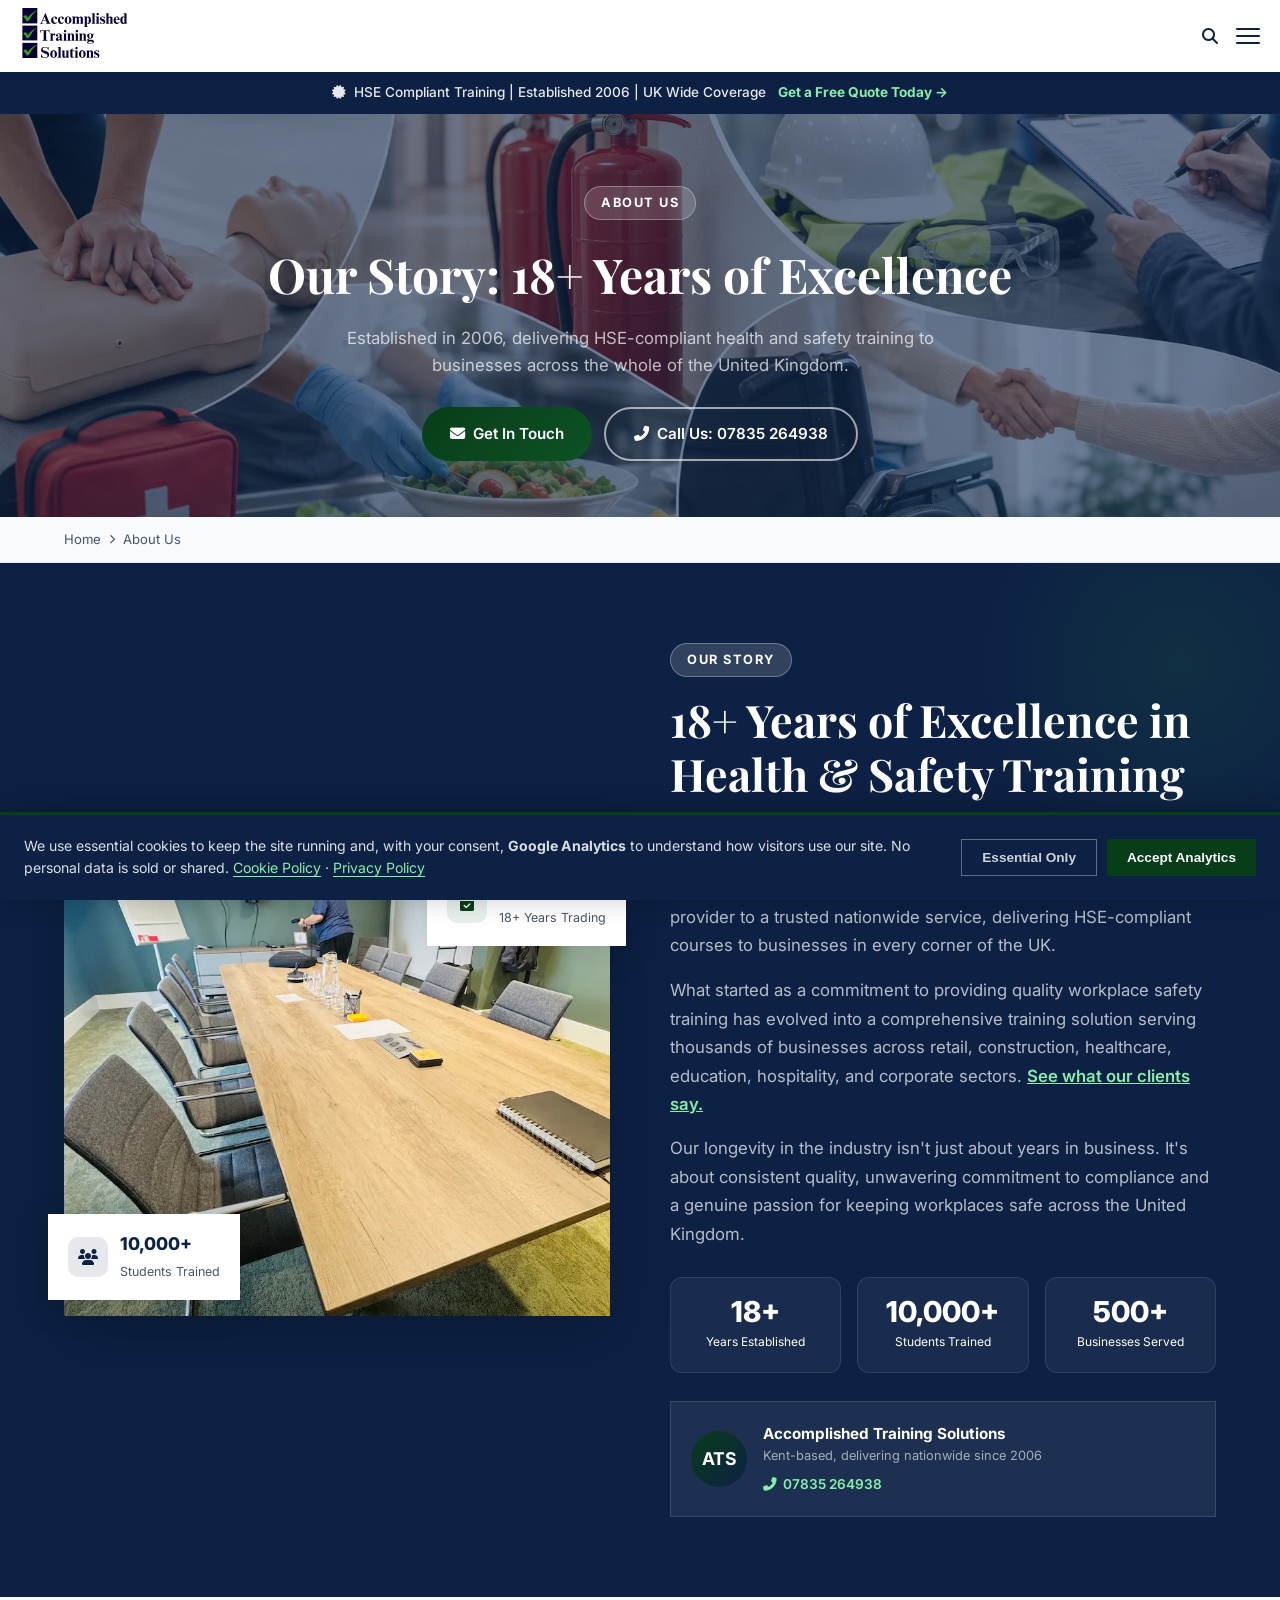
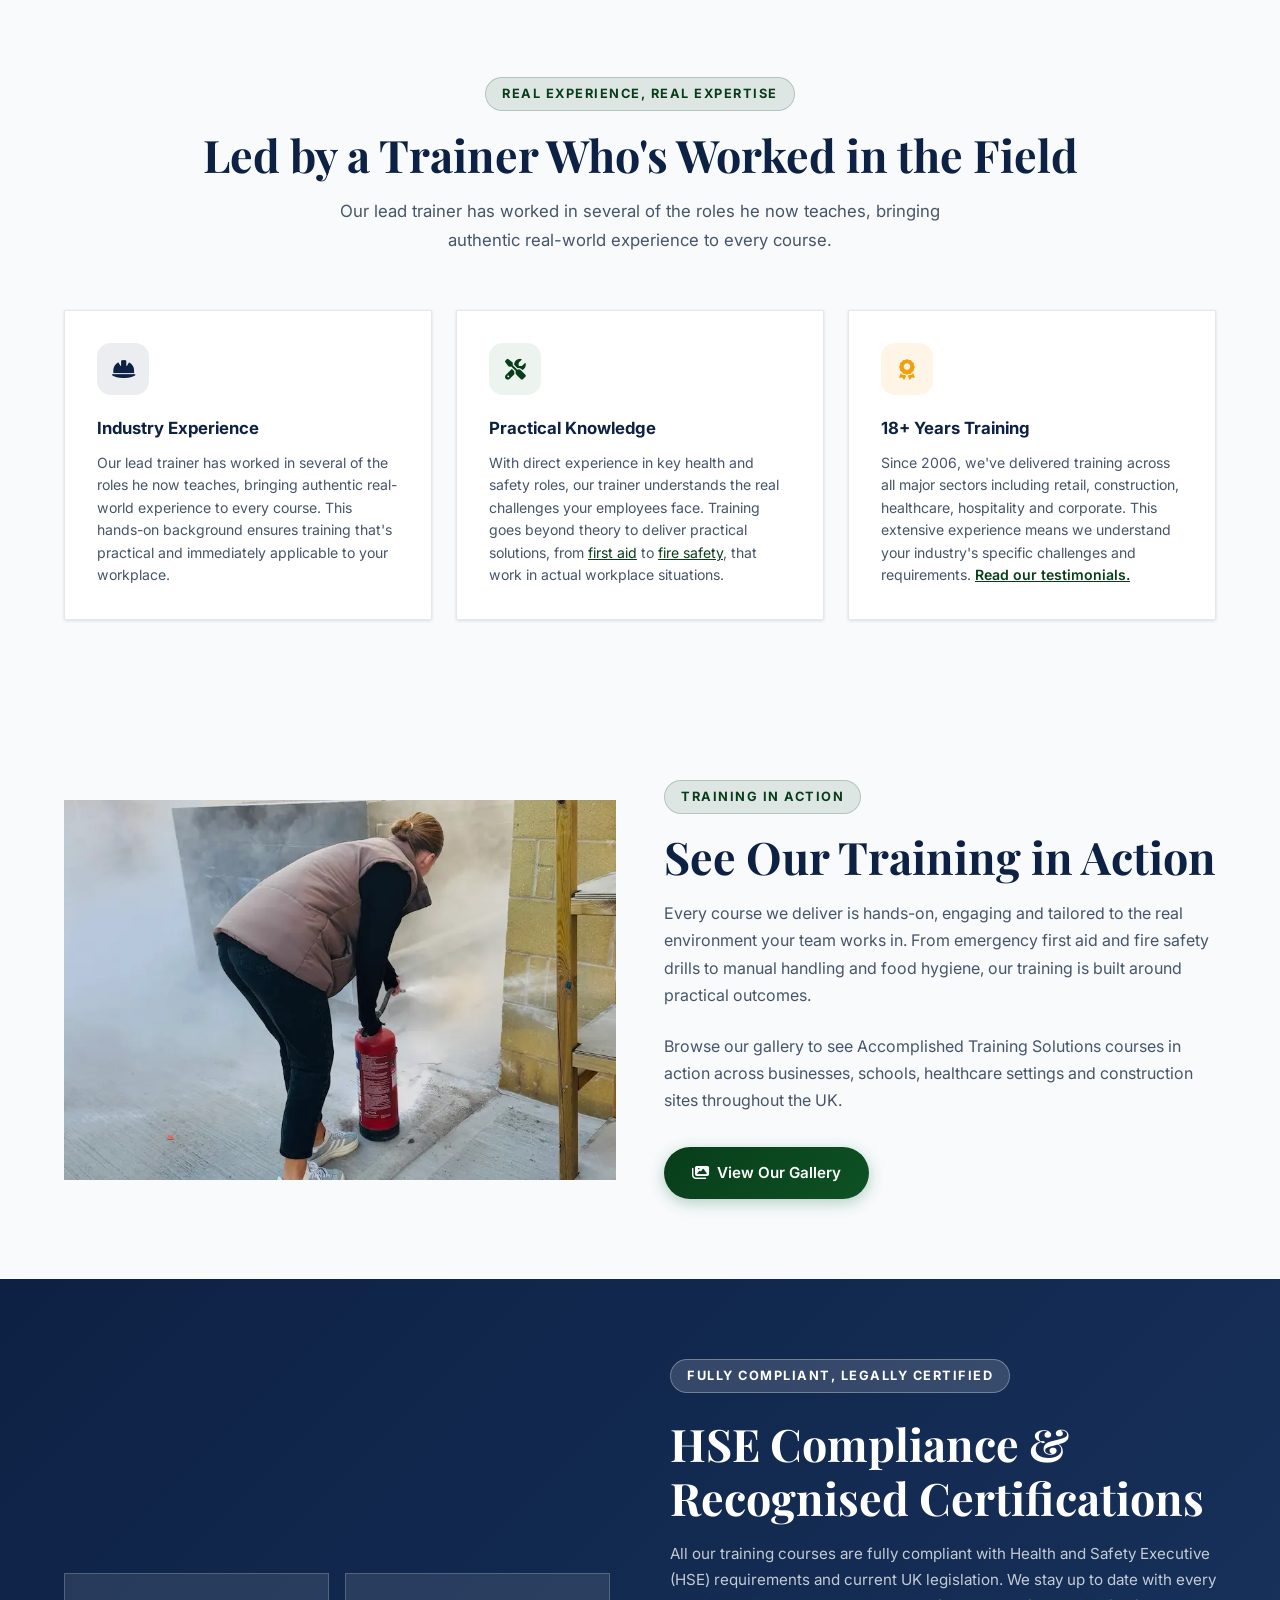
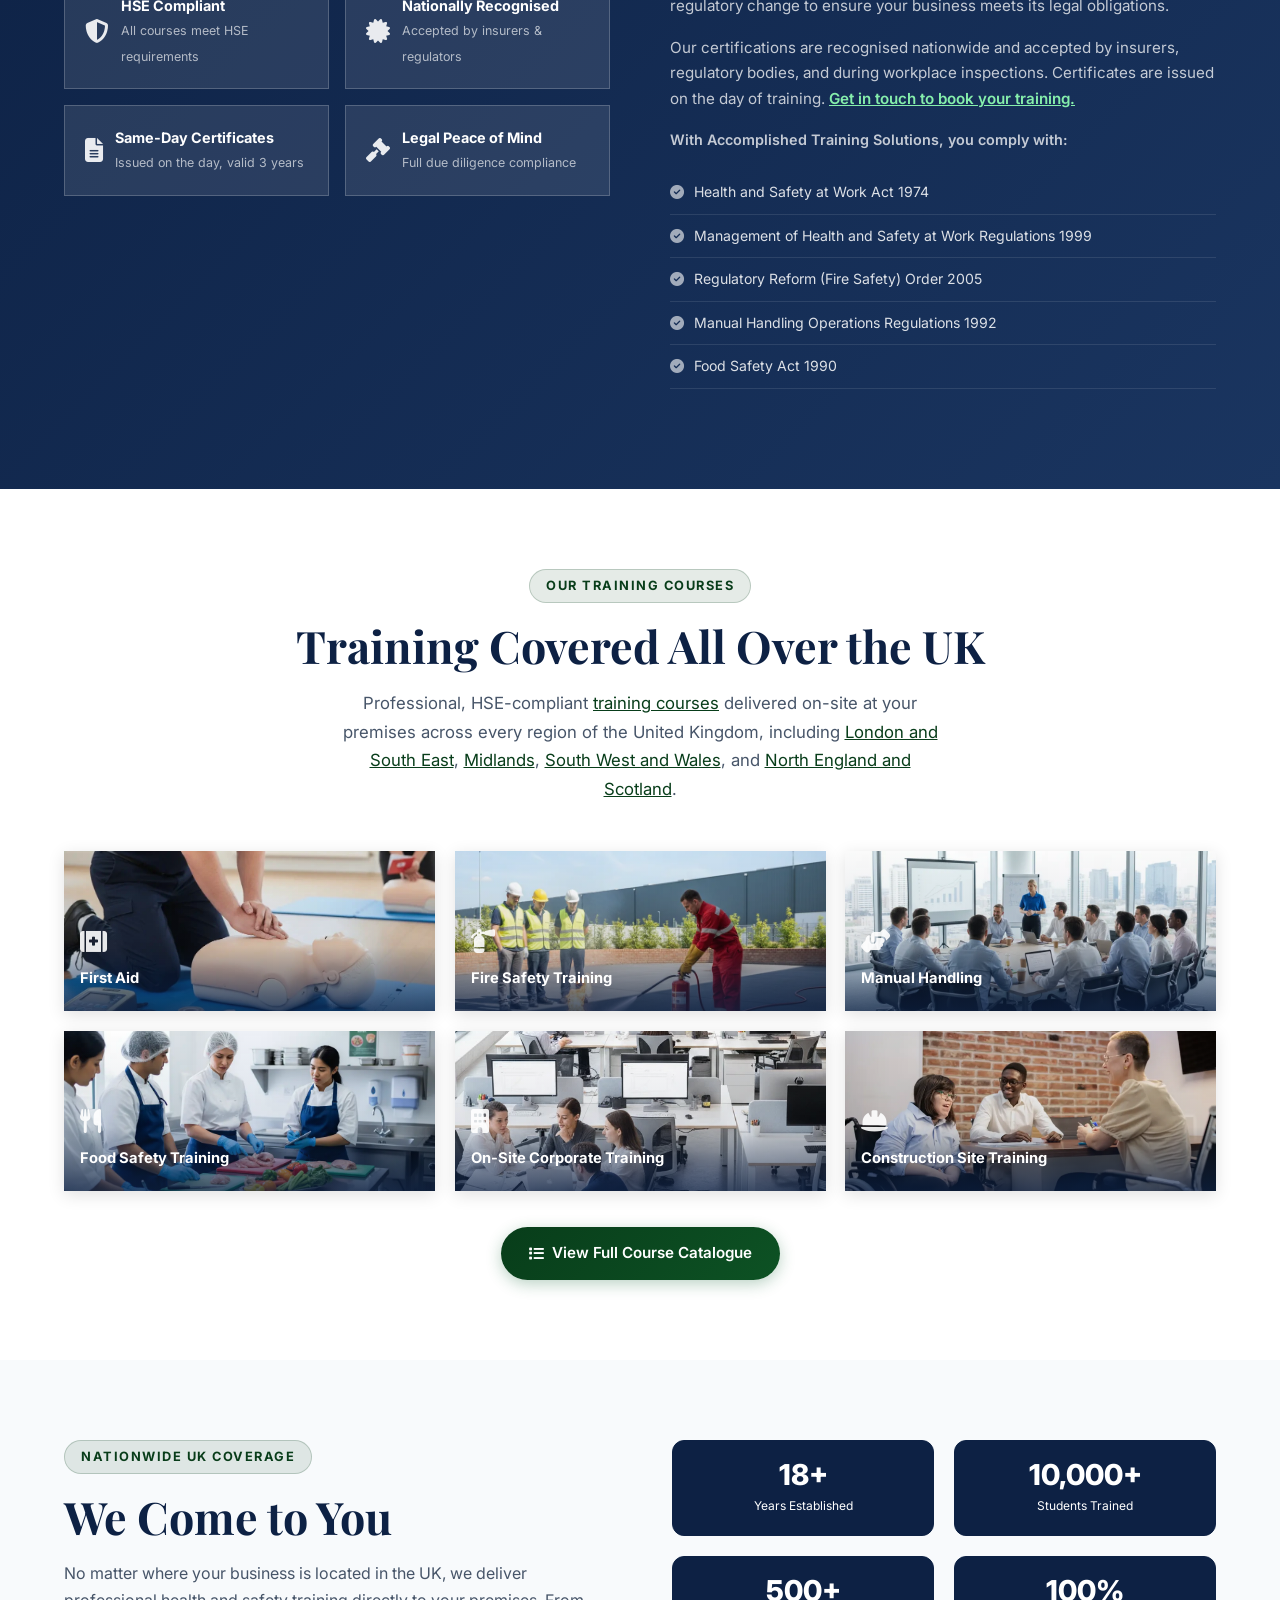
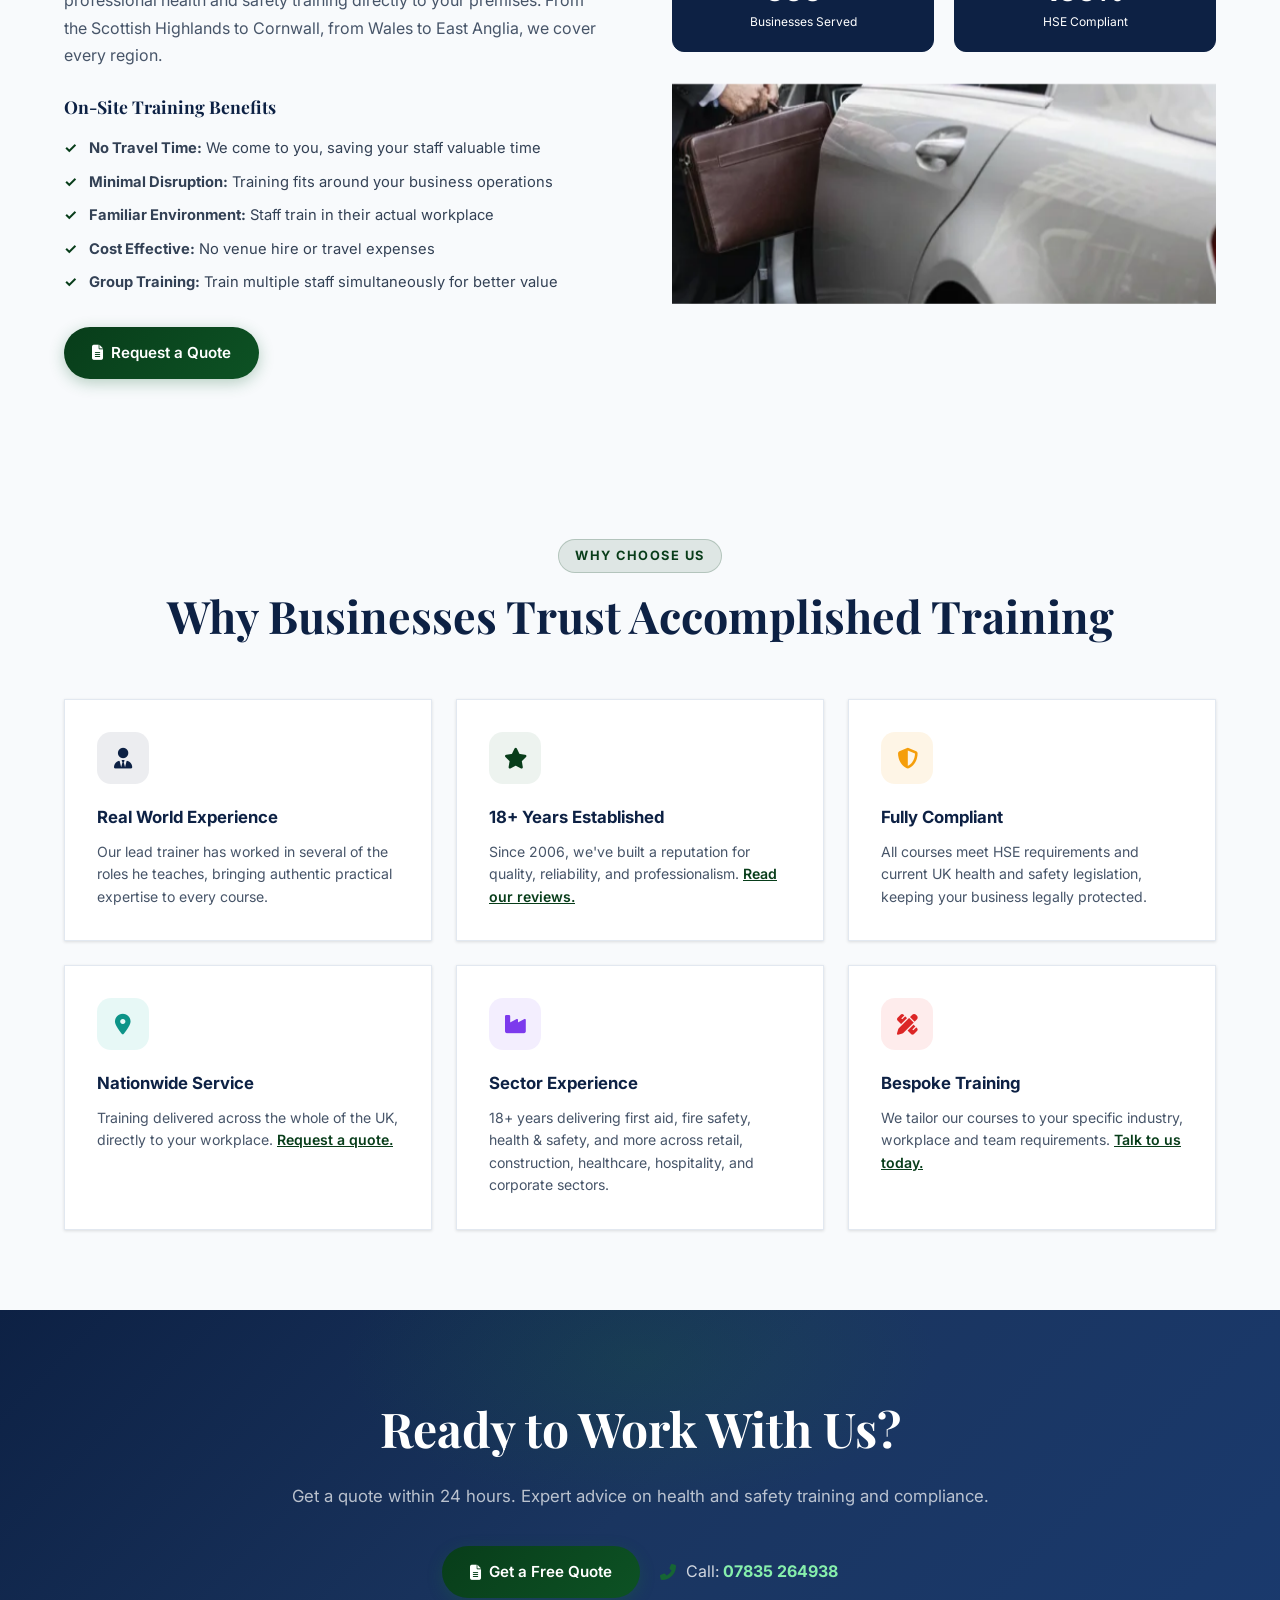
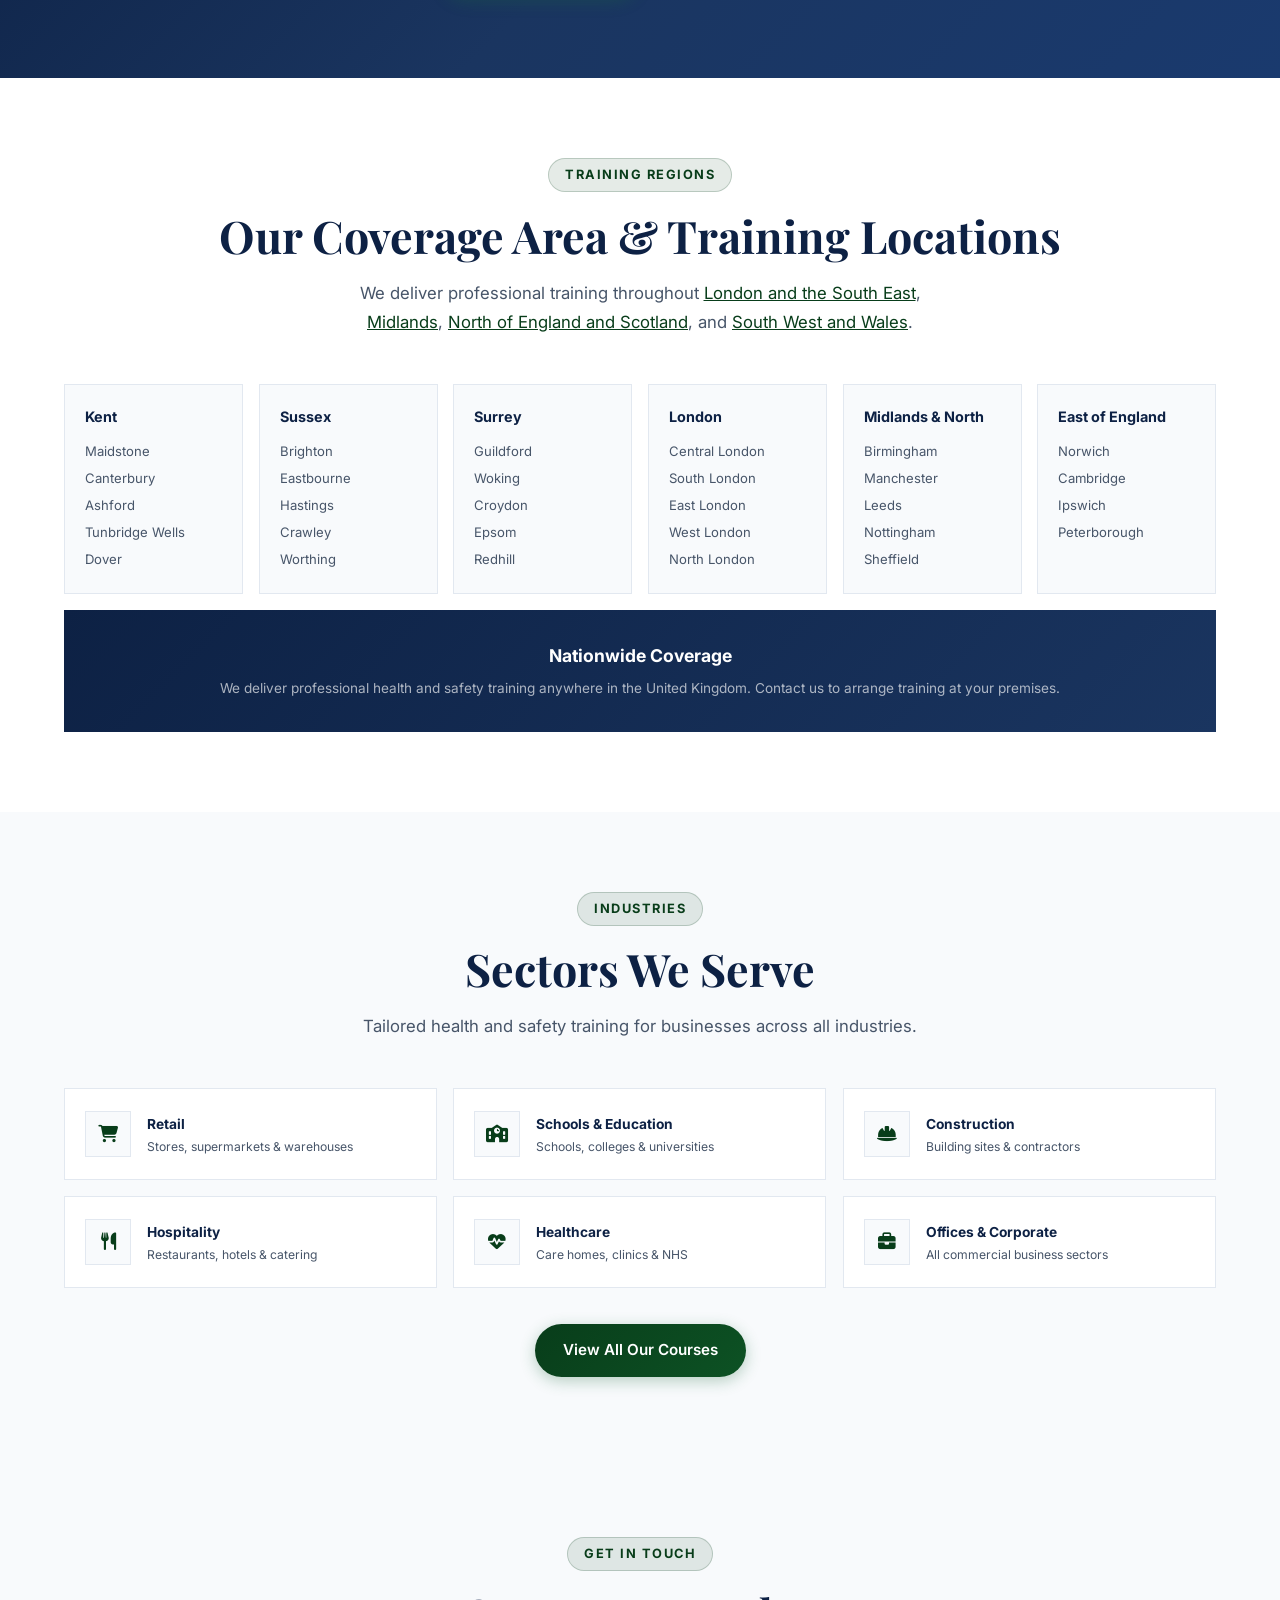
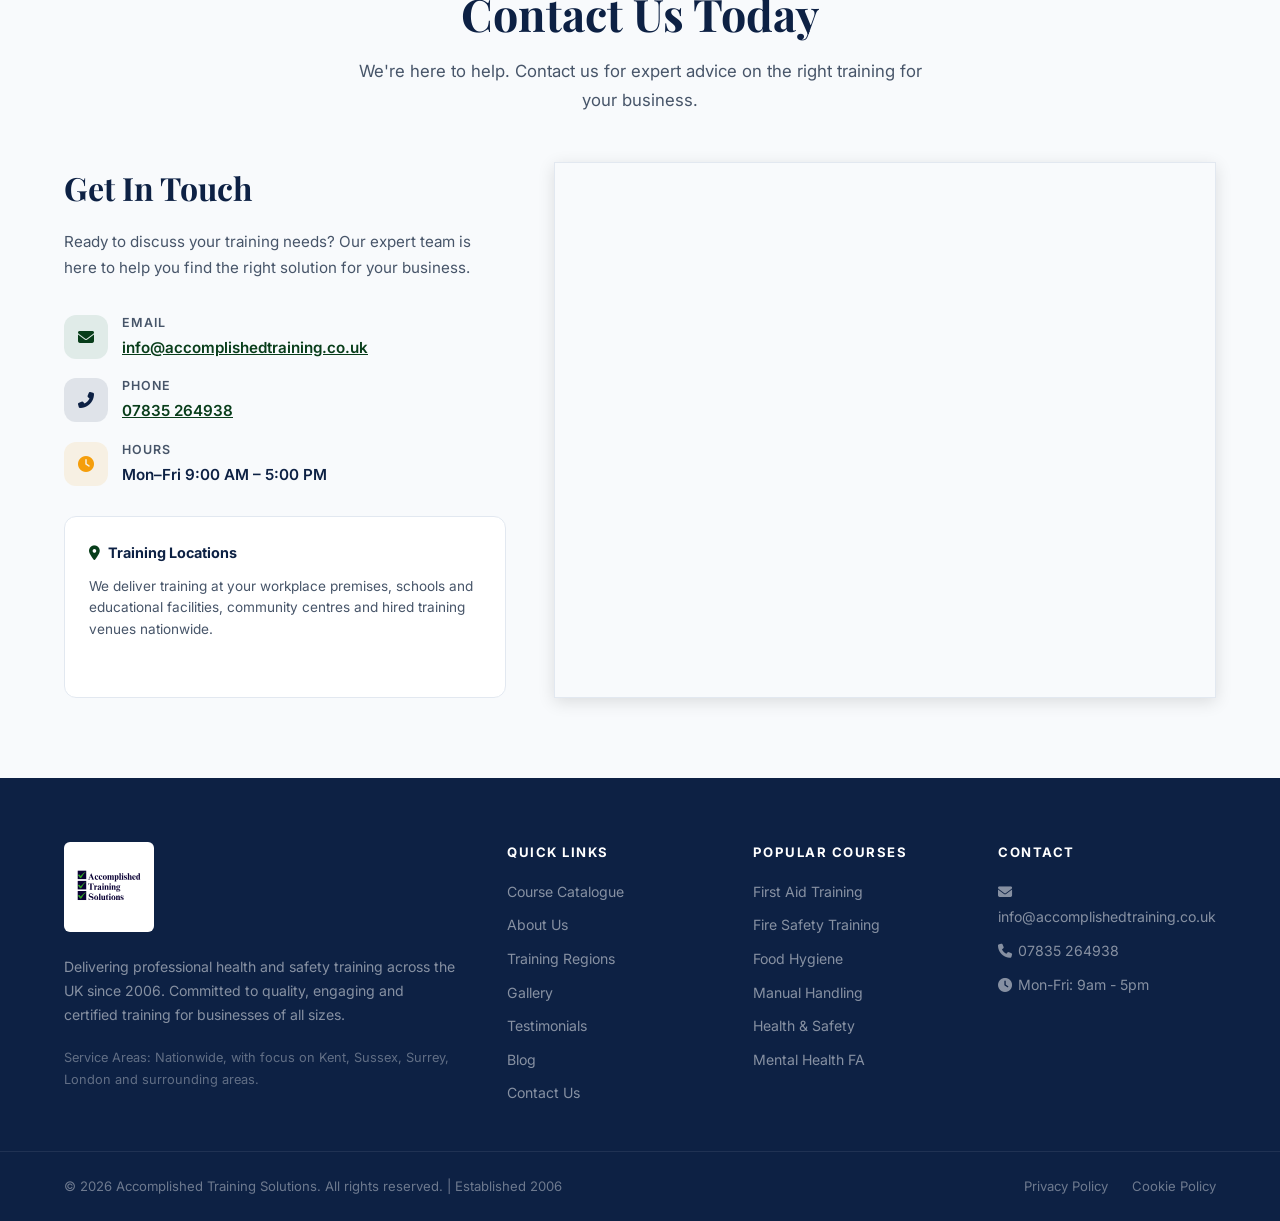
<file: about.html>
<!DOCTYPE html>
<html lang="en">
<head>
    <meta charset="UTF-8">
    <meta name="viewport" content="width=device-width, initial-scale=1.0">
    <title>About Us - Accomplished Training Solutions</title>
    <link href="https://fonts.googleapis.com/css2?family=Inter:wght@300;400;500;600;700;800;900&family=Playfair+Display:wght@700;800&display=swap" rel="stylesheet">
    <link rel="stylesheet" href="https://cdnjs.cloudflare.com/ajax/libs/font-awesome/6.4.0/css/all.min.css">
    <link rel="stylesheet" href="styles/styles.css">
    <link rel="stylesheet" href="styles/courses.css">
    <link rel="stylesheet" href="styles/about.css">
</head>
<body>

<!-- ANNOUNCEMENT BAR -->
<div class="announcement-bar">
    <i class="fas fa-certificate"></i>&nbsp; HSE Compliant Training | Established 2006 | UK Wide Coverage
    <a href="contact.html">Get a Free Quote Today &rarr;</a>
</div>

<!-- NAVBAR -->
<nav class="navbar" id="navbar">
    <div class="navbar-inner">
        <a href="index.html" class="navbar-logo">
            <img src="images/ats-logo.svg" alt="Accomplished Training Solutions" style="height:150px;width:auto;display:block;">
        </a>
        <div class="navbar-right">
            <ul class="navbar-nav">
                <li><a href="about.html" style="color:var(--green);font-weight:700;">About Us</a></li>
                <li><a href="courses.html">Course Catalogue</a></li>
                <li class="nav-item-dropdown">
                    <a href="javascript:void(0)">Training Regions <i class="fas fa-chevron-down nav-dropdown-arrow"></i></a>
                    <div class="nav-dropdown-menu">
                        <a href="london-south-east.html"><i class="fas fa-map-marker-alt"></i> London &amp; South East</a>
                        <a href="south-west-wales.html"><i class="fas fa-map-marker-alt"></i> South West &amp; Wales</a>
                        <a href="midlands.html"><i class="fas fa-map-marker-alt"></i> Midlands</a>
                        <a href="north-england-scotland.html"><i class="fas fa-map-marker-alt"></i> North England &amp; Scotland</a>
                    </div>
                </li>
                <li><a href="gallery.html">Gallery</a></li>
                <li><a href="testimonials.html">Testimonials</a></li>
                <li class="nav-item-dropdown">
                    <a href="blog.html">Blog <i class="fas fa-chevron-down nav-dropdown-arrow"></i></a>
                    <div class="nav-dropdown-menu">
                        <a href="blog.html"><i class="fas fa-th-list"></i> All Blog Posts</a>
                        <a href="blog-fire-safety-london.html"><i class="fas fa-fire"></i> Fire Safety Training in London</a>
                        <a href="blog-first-aid-training.html"><i class="fas fa-heart"></i> Why First Aid Training is Crucial</a>
                    </div>
                </li>
            </ul>
            <div class="navbar-divider"></div>
            <button class="search-btn" id="searchToggle"><i class="fas fa-search"></i></button>
            <a href="tel:07835264938" class="navbar-phone"><i class="fas fa-phone-alt"></i> 07835 264938</a>
            <a href="contact.html" class="btn-primary" style="padding:10px 20px;font-size:0.87rem;margin-left:16px;"><i class="fas fa-file-alt"></i> Free Quote</a>
        </div>
        <div class="nav-mobile-right">
            <button class="search-btn search-btn-mobile" id="searchToggleMobile"><i class="fas fa-search"></i></button>
            <div class="hamburger" id="hamburger"><span></span><span></span><span></span></div>
        </div>
    </div>
    <div class="search-overlay" id="searchOverlay">
        <div class="search-bar">
            <i class="fas fa-search"></i>
            <input type="text" id="searchInput" placeholder="Search courses, topics, regions...">
            <button class="search-close" id="searchClose"><i class="fas fa-times"></i></button>
        </div>
        <div class="search-results" id="searchResults"></div>
        <p class="search-no-results" id="searchNoResults">No results found. Try different keywords.</p>
    </div>
    <div class="mobile-menu" id="mobileMenu">
        <a href="about.html" style="color:var(--green);font-weight:700;">About Us</a>
        <a href="courses.html">Course Catalogue</a>
        <div class="mob-drop">
            <button class="mob-drop-btn" id="mobRegionsBtn">Training Regions <i class="fas fa-chevron-down mob-chevron"></i></button>
            <div class="mob-drop-body" id="mobRegionsBody">
                <a href="london-south-east.html"><i class="fas fa-map-marker-alt"></i> London &amp; South East</a>
                <a href="south-west-wales.html"><i class="fas fa-map-marker-alt"></i> South West &amp; Wales</a>
                <a href="midlands.html"><i class="fas fa-map-marker-alt"></i> Midlands</a>
                <a href="north-england-scotland.html"><i class="fas fa-map-marker-alt"></i> North England &amp; Scotland</a>
            </div>
        </div>
        <a href="gallery.html">Gallery</a>
        <a href="testimonials.html">Testimonials</a>
        <div class="mob-drop">
            <div class="mob-drop-split">
                <a href="blog.html">Blog</a>
                <button class="mob-drop-chevron" id="mobBlogBtn"><i class="fas fa-chevron-down mob-chevron"></i></button>
            </div>
            <div class="mob-drop-body" id="mobBlogBody">
                <a href="blog-fire-safety-london.html"><i class="fas fa-fire"></i> Fire Safety Training in London</a>
                <a href="blog-first-aid-training.html"><i class="fas fa-heart"></i> Why First Aid Training is Crucial</a>
            </div>
        </div>
        <a href="contact.html">Contact</a>
        <a href="tel:07835264938" style="color:var(--green);font-weight:700;border-bottom:none;"><i class="fas fa-phone-alt"></i> 07835 264938</a>
    </div>
</nav>

<!-- PAGE HERO -->
<section class="page-hero" style="padding:72px 0 56px;">
    <div class="container">
        <span class="section-tag">About Us</span>
        <h1>Our Story: 18+ Years of Excellence</h1>
        <p>Established in 2006, delivering HSE-compliant health and safety training to businesses across the whole of the United Kingdom.</p>
        <div style="display:flex;flex-wrap:wrap;justify-content:center;gap:12px;margin-top:28px;">
            <a href="contact.html" class="btn-primary"><i class="fas fa-envelope"></i> Get In Touch</a>
            <a href="tel:07835264938" class="btn-secondary"><i class="fas fa-phone-alt"></i> Call Us: 07835 264938</a>
        </div>
    </div>
</section>

<!-- BREADCRUMB -->
<div class="breadcrumb-bar">
    <div class="container">
        <nav class="breadcrumb-nav">
            <a href="index.html">Home</a>
            <i class="fas fa-chevron-right"></i>
            <span>About Us</span>
        </nav>
    </div>
</div>

<!-- OUR STORY -->
<section class="about-section section-padding" id="about">
    <div class="container">
        <div class="about-grid">
            <div class="about-img-container">
                <img src="images/gallery/training-session-on-site.webp"Accomplished Training Solutions team">
                <div class="about-stat-card top-right">
                    <div class="stat-icon green"><i class="fas fa-calendar-check"></i></div>
                    <div class="stat-text"><strong>Est. 2006</strong><span>18+ Years Trading</span></div>
                </div>
                <div class="about-stat-card bottom-left">
                    <div class="stat-icon navy"><i class="fas fa-users"></i></div>
                    <div class="stat-text"><strong>10,000+</strong><span>Students Trained</span></div>
                </div>
            </div>
            <div class="about-right">
                <span class="section-tag">Our Story</span>
                <h2 class="section-title">18+ Years of Excellence in Health &amp; Safety Training</h2>
                <p class="section-subtitle">Established in 2006, Accomplished Training Solutions has been at the forefront of health and safety training across the United Kingdom for over 18 years. Based in Kent, we've grown from a local training provider to a trusted nationwide service, delivering HSE-compliant courses to businesses in every corner of the UK.</p>
                <p class="section-subtitle" style="margin-top:16px;">What started as a commitment to providing quality workplace safety training has evolved into a comprehensive training solution serving thousands of businesses across retail, construction, healthcare, education, hospitality, and corporate sectors. <a href="testimonials.html" style="color:var(--green-pale);font-weight:600;">See what our clients say.</a></p>
                <p class="section-subtitle" style="margin-top:16px;">Our longevity in the industry isn't just about years in business. It's about consistent quality, unwavering commitment to compliance and a genuine passion for keeping workplaces safe across the United Kingdom.</p>
                <div class="about-stats">
                    <div class="about-stat-item">
                        <div class="about-stat-num">18+</div>
                        <div class="about-stat-lbl">Years Established</div>
                    </div>
                    <div class="about-stat-item">
                        <div class="about-stat-num">10,000+</div>
                        <div class="about-stat-lbl">Students Trained</div>
                    </div>
                    <div class="about-stat-item">
                        <div class="about-stat-num">500+</div>
                        <div class="about-stat-lbl">Businesses Served</div>
                    </div>
                </div>
                <div class="expert-card">
                    <div class="testimonial-avatar" style="width:56px;height:56px;font-size:1.1rem;flex-shrink:0;">ATS</div>
                    <div class="expert-info">
                        <h4>Accomplished Training Solutions</h4>
                        <p>Kent-based, delivering nationwide since 2006</p>
                        <a href="tel:07835264938"><i class="fas fa-phone-alt" style="margin-right:6px;"></i>07835 264938</a>
                    </div>
                </div>
            </div>
        </div>
    </div>
</section>

<!-- REAL EXPERIENCE -->
<section class="why-section section-padding">
    <div class="container">
        <div class="why-header">
            <span class="section-tag">Real Experience, Real Expertise</span>
            <h2 class="section-title">Led by a Trainer Who's Worked in the Field</h2>
            <p class="section-subtitle" style="margin:0 auto;">Our lead trainer has worked in several of the roles he now teaches, bringing authentic real-world experience to every course.</p>
        </div>
        <div class="why-grid">
            <div class="why-card anim-card">
                <div class="why-icon blue"><i class="fas fa-hard-hat"></i></div>
                <h3>Industry Experience</h3>
                <p>Our lead trainer has worked in several of the roles he now teaches, bringing authentic real-world experience to every course. This hands-on background ensures training that's practical and immediately applicable to your workplace.</p>
            </div>
            <div class="why-card anim-card">
                <div class="why-icon green"><i class="fas fa-tools"></i></div>
                <h3>Practical Knowledge</h3>
                <p>With direct experience in key health and safety roles, our trainer understands the real challenges your employees face. Training goes beyond theory to deliver practical solutions, from <a href="blog-first-aid-training.html">first aid</a> to <a href="blog-fire-safety-london.html">fire safety</a>, that work in actual workplace situations.</p>
            </div>
            <div class="why-card anim-card">
                <div class="why-icon gold"><i class="fas fa-award"></i></div>
                <h3>18+ Years Training</h3>
                <p>Since 2006, we've delivered training across all major sectors including retail, construction, healthcare, hospitality and corporate. This extensive experience means we understand your industry's specific challenges and requirements. <a href="testimonials.html" style="color:var(--green);font-weight:600;">Read our testimonials.</a></p>
            </div>
        </div>
    </div>
</section>

<!-- TRAINING IN ACTION -->
<section class="section-padding" style="background:var(--off-white);">
    <div class="container">
        <div class="about-training-grid">
            <div style="position:relative;overflow:hidden;">
                <img src="images/gallery/training-in-action-extinguisher-training.webp" alt="Trainees and instructor on an Accomplished Training Solutions course" style="width:100%;height:380px;object-fit:cover;display:block;">
            </div>
            <div>
                <span class="section-tag">Training In Action</span>
                <h2 class="section-title">See Our Training in Action</h2>
                <p style="font-size:1rem;color:var(--gray);line-height:1.7;margin-bottom:24px;">Every course we deliver is hands-on, engaging and tailored to the real environment your team works in. From emergency first aid and fire safety drills to manual handling and food hygiene, our training is built around practical outcomes.</p>
                <p style="font-size:1rem;color:var(--gray);line-height:1.7;margin-bottom:32px;">Browse our gallery to see Accomplished Training Solutions courses in action across businesses, schools, healthcare settings and construction sites throughout the UK.</p>
                <a href="gallery.html" class="btn-primary"><i class="fas fa-images"></i> View Our Gallery</a>
            </div>
        </div>
    </div>
</section>

<!-- FULLY COMPLIANT -->
<section class="compliance-section section-padding">
    <div class="container">
        <div class="compliance-grid">
            <div>
                <div class="compliance-badges">
                    <div class="compliance-badge">
                        <i class="fas fa-shield-alt"></i>
                        <div class="compliance-badge-text">
                            <strong>HSE Compliant</strong>
                            <span>All courses meet HSE requirements</span>
                        </div>
                    </div>
                    <div class="compliance-badge">
                        <i class="fas fa-certificate"></i>
                        <div class="compliance-badge-text">
                            <strong>Nationally Recognised</strong>
                            <span>Accepted by insurers &amp; regulators</span>
                        </div>
                    </div>
                    <div class="compliance-badge">
                        <i class="fas fa-file-alt"></i>
                        <div class="compliance-badge-text">
                            <strong>Same-Day Certificates</strong>
                            <span>Issued on the day, valid 3 years</span>
                        </div>
                    </div>
                    <div class="compliance-badge">
                        <i class="fas fa-gavel"></i>
                        <div class="compliance-badge-text">
                            <strong>Legal Peace of Mind</strong>
                            <span>Full due diligence compliance</span>
                        </div>
                    </div>
                </div>
            </div>
            <div class="compliance-right">
                <span class="section-tag" style="background:rgba(255,255,255,0.15);color:white;border-color:rgba(255,255,255,0.3);">Fully Compliant, Legally Certified</span>
                <h2 class="section-title" style="color:white;margin-top:8px;">HSE Compliance &amp; Recognised Certifications</h2>
                <p style="color:rgba(255,255,255,0.75);font-size:0.95rem;line-height:1.7;margin-bottom:16px;">All our training courses are fully compliant with Health and Safety Executive (HSE) requirements and current UK legislation. We stay up to date with every regulatory change to ensure your business meets its legal obligations.</p>
                <p style="color:rgba(255,255,255,0.75);font-size:0.95rem;line-height:1.7;margin-bottom:16px;">Our certifications are recognised nationwide and accepted by insurers, regulatory bodies, and during workplace inspections. Certificates are issued on the day of training. <a href="contact.html" style="color:var(--green-pale);font-weight:600;">Get in touch to book your training.</a></p>
                <p style="color:rgba(255,255,255,0.75);font-size:0.9rem;margin-bottom:12px;font-weight:600;">With Accomplished Training Solutions, you comply with:</p>
                <ul class="compliance-list">
                    <li><i class="fas fa-check-circle"></i> Health and Safety at Work Act 1974</li>
                    <li><i class="fas fa-check-circle"></i> Management of Health and Safety at Work Regulations 1999</li>
                    <li><i class="fas fa-check-circle"></i> Regulatory Reform (Fire Safety) Order 2005</li>
                    <li><i class="fas fa-check-circle"></i> Manual Handling Operations Regulations 1992</li>
                    <li><i class="fas fa-check-circle"></i> Food Safety Act 1990</li>
                </ul>
            </div>
        </div>
    </div>
</section>

<!-- OUR TRAINING COURSES -->
<section class="section-padding" style="background:white;">
    <div class="container">
        <div class="courses-header">
            <span class="section-tag">Our Training Courses</span>
            <h2 class="section-title">Training Covered All Over the UK</h2>
            <p class="section-subtitle" style="margin:0 auto;">Professional, HSE-compliant <a href="courses.html">training courses</a> delivered on-site at your premises across every region of the United Kingdom, including <a href="london-south-east.html">London and South East</a>, <a href="midlands.html">Midlands</a>, <a href="south-west-wales.html">South West and Wales</a>, and <a href="north-england-scotland.html">North England and Scotland</a>.</p>
        </div>
        <div class="about-courses-grid">
            <div class="sector-card anim-card">
                <img src="images/first-aid.webp" alt="First aid training course in progress at UK workplace">
                <div class="sector-overlay">
                    <span class="sector-icon"><i class="fas fa-first-aid"></i></span>
                    <h4>First Aid</h4>
                </div>
            </div>
            <div class="sector-card anim-card">
                <img src="images/fire-warden-training.webp" alt="Fire safety training demonstration with extinguisher">
                <div class="sector-overlay">
                    <span class="sector-icon"><i class="fas fa-fire-extinguisher"></i></span>
                    <h4>Fire Safety Training</h4>
                </div>
            </div>
            <div class="sector-card anim-card">
                <img src="images/health-and-safety-coporate.webp" alt="Manual handling training session showing proper lifting techniques">
                <div class="sector-overlay">
                    <span class="sector-icon"><i class="fas fa-hands-helping"></i></span>
                    <h4>Manual Handling</h4>
                </div>
            </div>
            <div class="sector-card anim-card">
                <img src="images/food-hygiene.webp" alt="Food safety and hygiene training for hospitality staff">
                <div class="sector-overlay">
                    <span class="sector-icon"><i class="fas fa-utensils"></i></span>
                    <h4>Food Safety Training</h4>
                </div>
            </div>
            <div class="sector-card anim-card">
                <img src="images/coporate.webp" alt="On-site health and safety training at corporate office">
                <div class="sector-overlay">
                    <span class="sector-icon"><i class="fas fa-building"></i></span>
                    <h4>On-Site Corporate Training</h4>
                </div>
            </div>
            <div class="sector-card anim-card">
                <img src="images/disability-discrimination-awareness-card.webp" alt="Health and safety training for construction industry workers" style="object-position:left center;">
                <div class="sector-overlay">
                    <span class="sector-icon"><i class="fas fa-hard-hat"></i></span>
                    <h4>Construction Site Training</h4>
                </div>
            </div>
        </div>
        <div style="text-align:center;margin-top:36px;">
            <a href="courses.html" class="btn-primary"><i class="fas fa-list"></i> View Full Course Catalogue</a>
        </div>
    </div>
</section>

<!-- NATIONWIDE COVERAGE -->
<section class="section-padding" style="background:var(--off-white);" id="coverage">
    <div class="container">
        <div class="about-coverage-grid">
            <div>
                <span class="section-tag">Nationwide UK Coverage</span>
                <h2 class="section-title">We Come to You</h2>
                <p style="font-size:1rem;color:var(--gray);line-height:1.7;margin-bottom:24px;">No matter where your business is located in the UK, we deliver professional health and safety training directly to your premises. From the Scottish Highlands to Cornwall, from Wales to East Anglia, we cover every region.</p>
                <h3 style="font-family:var(--font-display);font-size:1.1rem;color:var(--navy);margin-bottom:16px;">On-Site Training Benefits</h3>
                <ul style="list-style:none;display:flex;flex-direction:column;gap:10px;margin-bottom:32px;">
                    <li style="display:flex;align-items:flex-start;gap:12px;font-size:0.92rem;color:var(--dark-gray);"><span style="color:var(--green);font-weight:700;flex-shrink:0;">&#10003;</span><span><strong>No Travel Time:</strong> We come to you, saving your staff valuable time</span></li>
                    <li style="display:flex;align-items:flex-start;gap:12px;font-size:0.92rem;color:var(--dark-gray);"><span style="color:var(--green);font-weight:700;flex-shrink:0;">&#10003;</span><span><strong>Minimal Disruption:</strong> Training fits around your business operations</span></li>
                    <li style="display:flex;align-items:flex-start;gap:12px;font-size:0.92rem;color:var(--dark-gray);"><span style="color:var(--green);font-weight:700;flex-shrink:0;">&#10003;</span><span><strong>Familiar Environment:</strong> Staff train in their actual workplace</span></li>
                    <li style="display:flex;align-items:flex-start;gap:12px;font-size:0.92rem;color:var(--dark-gray);"><span style="color:var(--green);font-weight:700;flex-shrink:0;">&#10003;</span><span><strong>Cost Effective:</strong> No venue hire or travel expenses</span></li>
                    <li style="display:flex;align-items:flex-start;gap:12px;font-size:0.92rem;color:var(--dark-gray);"><span style="color:var(--green);font-weight:700;flex-shrink:0;">&#10003;</span><span><strong>Group Training:</strong> Train multiple staff simultaneously for better value</span></li>
                </ul>
                <a href="contact.html" class="btn-primary"><i class="fas fa-file-alt"></i> Request a Quote</a>
            </div>
            <div>
                <div class="about-stat-grid">
                    <div class="about-stat-item" style="background:var(--navy);border-color:var(--navy);">
                        <div class="about-stat-num">18+</div>
                        <div class="about-stat-lbl">Years Established</div>
                    </div>
                    <div class="about-stat-item" style="background:var(--navy);border-color:var(--navy);">
                        <div class="about-stat-num">10,000+</div>
                        <div class="about-stat-lbl">Students Trained</div>
                    </div>
                    <div class="about-stat-item" style="background:var(--navy);border-color:var(--navy);">
                        <div class="about-stat-num">500+</div>
                        <div class="about-stat-lbl">Businesses Served</div>
                    </div>
                    <div class="about-stat-item" style="background:var(--navy);border-color:var(--navy);">
                        <div class="about-stat-num">100%</div>
                        <div class="about-stat-lbl">HSE Compliant</div>
                    </div>
                </div>
                <img src="images/uk-coverage.webp" alt="UK nationwide training coverage" style="width:100%;height:220px;object-fit:cover;display:block;">
            </div>
        </div>
    </div>
</section>

<!-- WHY BUSINESSES TRUST US -->
<section class="why-section section-padding">
    <div class="container">
        <div class="why-header">
            <span class="section-tag">Why Choose Us</span>
            <h2 class="section-title">Why Businesses Trust Accomplished Training</h2>
        </div>
        <div class="why-grid">
            <div class="why-card anim-card">
                <div class="why-icon blue"><i class="fas fa-user-tie"></i></div>
                <h3>Real World Experience</h3>
                <p>Our lead trainer has worked in several of the roles he teaches, bringing authentic practical expertise to every course.</p>
            </div>
            <div class="why-card anim-card">
                <div class="why-icon green"><i class="fas fa-star"></i></div>
                <h3>18+ Years Established</h3>
                <p>Since 2006, we've built a reputation for quality, reliability, and professionalism. <a href="testimonials.html" style="color:var(--green);font-weight:600;">Read our reviews.</a></p>
            </div>
            <div class="why-card anim-card">
                <div class="why-icon gold"><i class="fas fa-shield-alt"></i></div>
                <h3>Fully Compliant</h3>
                <p>All courses meet HSE requirements and current UK health and safety legislation, keeping your business legally protected.</p>
            </div>
            <div class="why-card anim-card">
                <div class="why-icon teal"><i class="fas fa-map-marker-alt"></i></div>
                <h3>Nationwide Service</h3>
                <p>Training delivered across the whole of the UK, directly to your workplace. <a href="contact.html" style="color:var(--green);font-weight:600;">Request a quote.</a></p>
            </div>
            <div class="why-card anim-card">
                <div class="why-icon purple"><i class="fas fa-industry"></i></div>
                <h3>Sector Experience</h3>
                <p>18+ years delivering first aid, fire safety, health &amp; safety, and more across retail, construction, healthcare, hospitality, and corporate sectors.</p>
            </div>
            <div class="why-card anim-card">
                <div class="why-icon red"><i class="fas fa-pencil-ruler"></i></div>
                <h3>Bespoke Training</h3>
                <p>We tailor our courses to your specific industry, workplace and team requirements. <a href="contact.html" style="color:var(--green);font-weight:600;">Talk to us today.</a></p>
            </div>
        </div>
    </div>
</section>

<!-- CTA -->
<section class="cta-section section-padding">
    <div class="container">
        <div class="cta-content">
            <h2>Ready to Work With Us?</h2>
            <p>Get a quote within 24 hours. Expert advice on health and safety training and compliance.</p>
            <div class="cta-actions">
                <a href="contact.html" class="btn-primary"><i class="fas fa-file-alt"></i> Get a Free Quote</a>
                <div class="cta-phone">
                    <i class="fas fa-phone-alt"></i>
                    <span>Call: <a href="tel:07835264938">07835 264938</a></span>
                </div>
            </div>
        </div>
    </div>
</section>

<!-- COVERAGE GRID -->
<section class="section-padding" style="background:white;" id="coverage-map">
    <div class="container">
        <div class="coverage-header">
            <span class="section-tag">Training Regions</span>
            <h2 class="section-title">Our Coverage Area &amp; Training Locations</h2>
            <p class="section-subtitle" style="margin:0 auto;">We deliver professional training throughout <a href="london-south-east.html">London and the South East</a>, <a href="midlands.html">Midlands</a>, <a href="north-england-scotland.html">North of England and Scotland</a>, and <a href="south-west-wales.html">South West and Wales</a>.</p>
        </div>
        <div class="coverage-grid">
            <div class="coverage-region"><h4>Kent</h4><ul><li>Maidstone</li><li>Canterbury</li><li>Ashford</li><li>Tunbridge Wells</li><li>Dover</li></ul></div>
            <div class="coverage-region"><h4>Sussex</h4><ul><li>Brighton</li><li>Eastbourne</li><li>Hastings</li><li>Crawley</li><li>Worthing</li></ul></div>
            <div class="coverage-region"><h4>Surrey</h4><ul><li>Guildford</li><li>Woking</li><li>Croydon</li><li>Epsom</li><li>Redhill</li></ul></div>
            <div class="coverage-region"><h4>London</h4><ul><li>Central London</li><li>South London</li><li>East London</li><li>West London</li><li>North London</li></ul></div>
            <div class="coverage-region"><h4>Midlands &amp; North</h4><ul><li>Birmingham</li><li>Manchester</li><li>Leeds</li><li>Nottingham</li><li>Sheffield</li></ul></div>
            <div class="coverage-region"><h4>East of England</h4><ul><li>Norwich</li><li>Cambridge</li><li>Ipswich</li><li>Peterborough</li></ul></div>
            <div class="coverage-nationwide">
                <h4>Nationwide Coverage</h4>
                <p>We deliver professional health and safety training anywhere in the United Kingdom. Contact us to arrange training at your premises.</p>
            </div>
        </div>
    </div>
</section>

<!-- SECTORS -->
<section class="section-padding" style="background:var(--off-white);">
    <div class="container">
        <div class="sectors-header">
            <span class="section-tag">Industries</span>
            <h2 class="section-title">Sectors We Serve</h2>
            <p class="section-subtitle" style="margin:0 auto;">Tailored health and safety training for businesses across all industries.</p>
        </div>
        <div class="sectors-alt-grid">
            <div class="sectors-alt-card"><div class="sectors-alt-icon"><i class="fas fa-shopping-cart"></i></div><div><h4>Retail</h4><p>Stores, supermarkets &amp; warehouses</p></div></div>
            <div class="sectors-alt-card"><div class="sectors-alt-icon"><i class="fas fa-school"></i></div><div><h4>Schools &amp; Education</h4><p>Schools, colleges &amp; universities</p></div></div>
            <div class="sectors-alt-card"><div class="sectors-alt-icon"><i class="fas fa-hard-hat"></i></div><div><h4>Construction</h4><p>Building sites &amp; contractors</p></div></div>
            <div class="sectors-alt-card"><div class="sectors-alt-icon"><i class="fas fa-utensils"></i></div><div><h4>Hospitality</h4><p>Restaurants, hotels &amp; catering</p></div></div>
            <div class="sectors-alt-card"><div class="sectors-alt-icon"><i class="fas fa-heartbeat"></i></div><div><h4>Healthcare</h4><p>Care homes, clinics &amp; NHS</p></div></div>
            <div class="sectors-alt-card"><div class="sectors-alt-icon"><i class="fas fa-briefcase"></i></div><div><h4>Offices &amp; Corporate</h4><p>All commercial business sectors</p></div></div>
        </div>
        <div style="text-align:center;margin-top:36px;">
            <a href="courses.html" class="btn-primary">View All Our Courses</a>
        </div>
    </div>
</section>

<!-- CONTACT -->
<section class="contact-section section-padding" id="contact">
    <div class="container">
        <div style="text-align:center;margin-bottom:48px;">
            <span class="section-tag">Get In Touch</span>
            <h2 class="section-title">Contact Us Today</h2>
            <p class="section-subtitle" style="margin:0 auto;">We're here to help. Contact us for expert advice on the right training for your business.</p>
        </div>
        <div class="contact-grid">
            <div class="contact-info">
                <h2>Get In Touch</h2>
                <p>Ready to discuss your training needs? Our expert team is here to help you find the right solution for your business.</p>
                <div class="contact-items">
                    <div class="contact-item">
                        <div class="contact-item-icon green"><i class="fas fa-envelope"></i></div>
                        <div class="contact-item-text"><strong>Email</strong><span><a href="mailto:info@accomplishedtraining.co.uk">info@accomplishedtraining.co.uk</a></span></div>
                    </div>
                    <div class="contact-item">
                        <div class="contact-item-icon navy"><i class="fas fa-phone-alt"></i></div>
                        <div class="contact-item-text"><strong>Phone</strong><span><a href="tel:07835264938">07835 264938</a></span></div>
                    </div>
                    <div class="contact-item">
                        <div class="contact-item-icon gold"><i class="fas fa-clock"></i></div>
                        <div class="contact-item-text"><strong>Hours</strong><span>Mon&ndash;Fri 9:00 AM &ndash; 5:00 PM</span></div>
                    </div>
                </div>
                <div style="margin-top:28px;padding:24px;background:white;border-radius:var(--radius-md);border:1px solid var(--light-gray);">
                    <h4 style="font-size:0.9rem;font-weight:700;color:var(--navy);margin-bottom:12px;"><i class="fas fa-map-marker-alt" style="color:var(--green);margin-right:8px;"></i>Training Locations</h4>
                    <p style="font-size:0.85rem;color:var(--gray);line-height:1.6;">We deliver training at your workplace premises, schools and educational facilities, community centres and hired training venues nationwide.</p>
                </div>
            </div>
            <div style="position:relative;min-height:420px;height:100%;overflow:hidden;border:1px solid var(--light-gray);box-shadow:var(--shadow-md);">
                <iframe
                    src="https://maps.google.com/maps?q=United+Kingdom&output=embed&z=5"
                    style="position:absolute;top:0;left:0;width:100%;height:100%;border:0;display:block;"
                    allowfullscreen=""
                    loading="lazy"
                    referrerpolicy="no-referrer-when-downgrade"
                    title="ATS Training Coverage, England and Wales">
                </iframe>
            </div>
        </div>
    </div>
</section>

<!-- FOOTER -->
<footer class="footer">
    <div class="footer-main">
        <div class="container">
            <div class="footer-grid">
                <div class="footer-brand">
                    <a href="index.html" class="navbar-logo" style="margin-bottom:0;">
                        <img src="images/ats-logo.svg" alt="Accomplished Training Solutions" style="height:90px;width:auto;display:block;">
                    </a>
                    <p>Delivering professional health and safety training across the UK since 2006. Committed to quality, engaging and certified training for businesses of all sizes.</p>
                    <p style="font-size:0.8rem;color:rgba(255,255,255,0.35);">Service Areas: Nationwide, with focus on Kent, Sussex, Surrey, London and surrounding areas.</p>
                </div>
                <div class="footer-col">
                    <h4>Quick Links</h4>
                    <ul>
                        <li><a href="courses.html">Course Catalogue</a></li>
                        <li><a href="about.html">About Us</a></li>
                        <li><a href="javascript:void(0)">Training Regions</a></li>
                        <li><a href="gallery.html">Gallery</a></li>
                        <li><a href="testimonials.html">Testimonials</a></li>
                        <li><a href="blog.html">Blog</a></li>
                        <li><a href="contact.html">Contact Us</a></li>
                    </ul>
                </div>
                <div class="footer-col">
                    <h4>Popular Courses</h4>
                    <ul>
                        <li><a href="courses.html#first-aid">First Aid Training</a></li>
                        <li><a href="courses.html#fire-safety">Fire Safety Training</a></li>
                        <li><a href="courses.html#food-safety">Food Hygiene</a></li>
                        <li><a href="courses.html#health-safety">Manual Handling</a></li>
                        <li><a href="courses.html#health-safety">Health &amp; Safety</a></li>
                        <li><a href="courses.html#specialist">Mental Health FA</a></li>
                    </ul>
                </div>
                <div class="footer-col">
                    <h4>Contact</h4>
                    <ul>
                        <li><a href="mailto:info@accomplishedtraining.co.uk"><i class="fas fa-envelope" style="width:16px;"></i> info@accomplishedtraining.co.uk</a></li>
                        <li><a href="tel:07835264938"><i class="fas fa-phone" style="width:16px;"></i> 07835 264938</a></li>
                        <li><a href="#"><i class="fas fa-clock" style="width:16px;"></i> Mon-Fri: 9am - 5pm</a></li>
                    </ul>
                </div>
            </div>
        </div>
    </div>
    <div class="footer-divider"></div>
    <div class="container">
        <div class="footer-bottom">
            <p>&copy; 2026 Accomplished Training Solutions. All rights reserved. | Established 2006</p>
            <div class="footer-bottom-links">
                <a href="privacy-policy.html">Privacy Policy</a>
                <a href="cookie-policy.html">Cookie Policy</a>
            </div>
        </div>
    </div>
</footer>

<script src="main.js"></script>
</body>
</html>
</file>
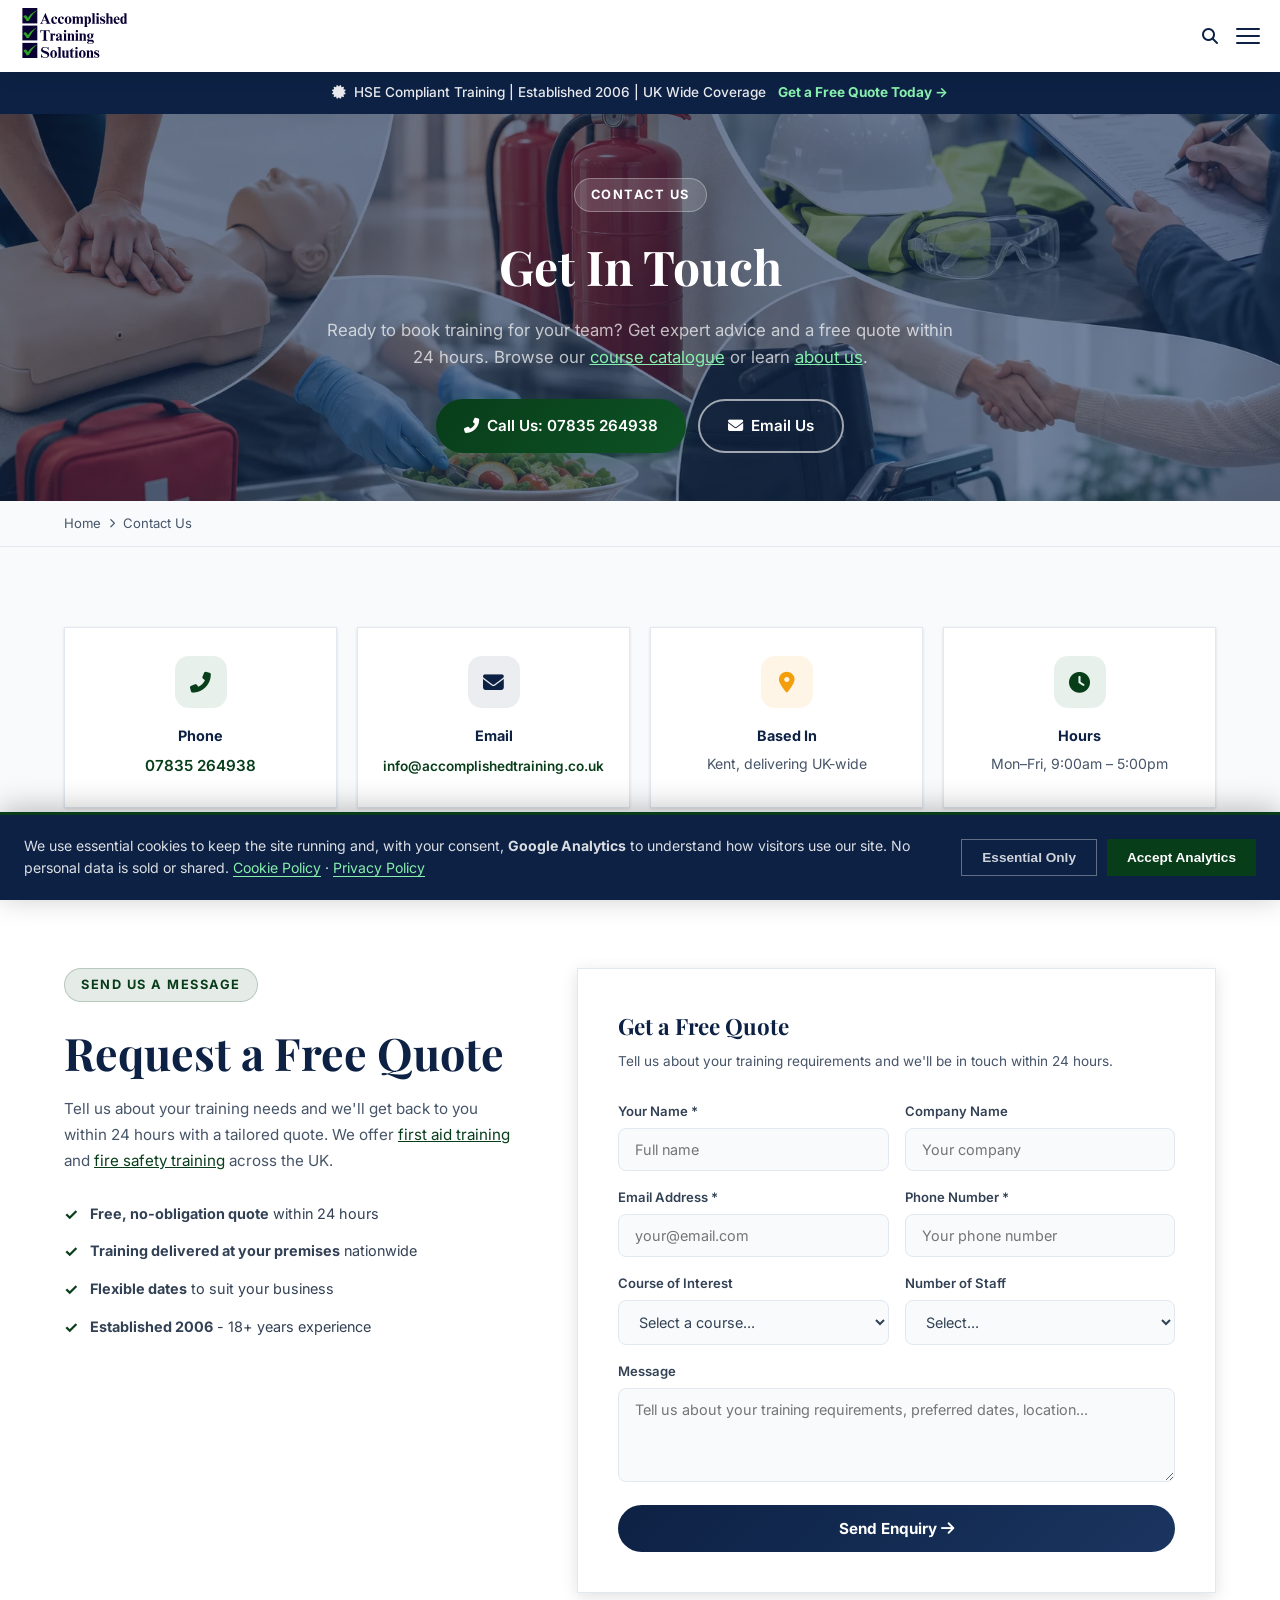
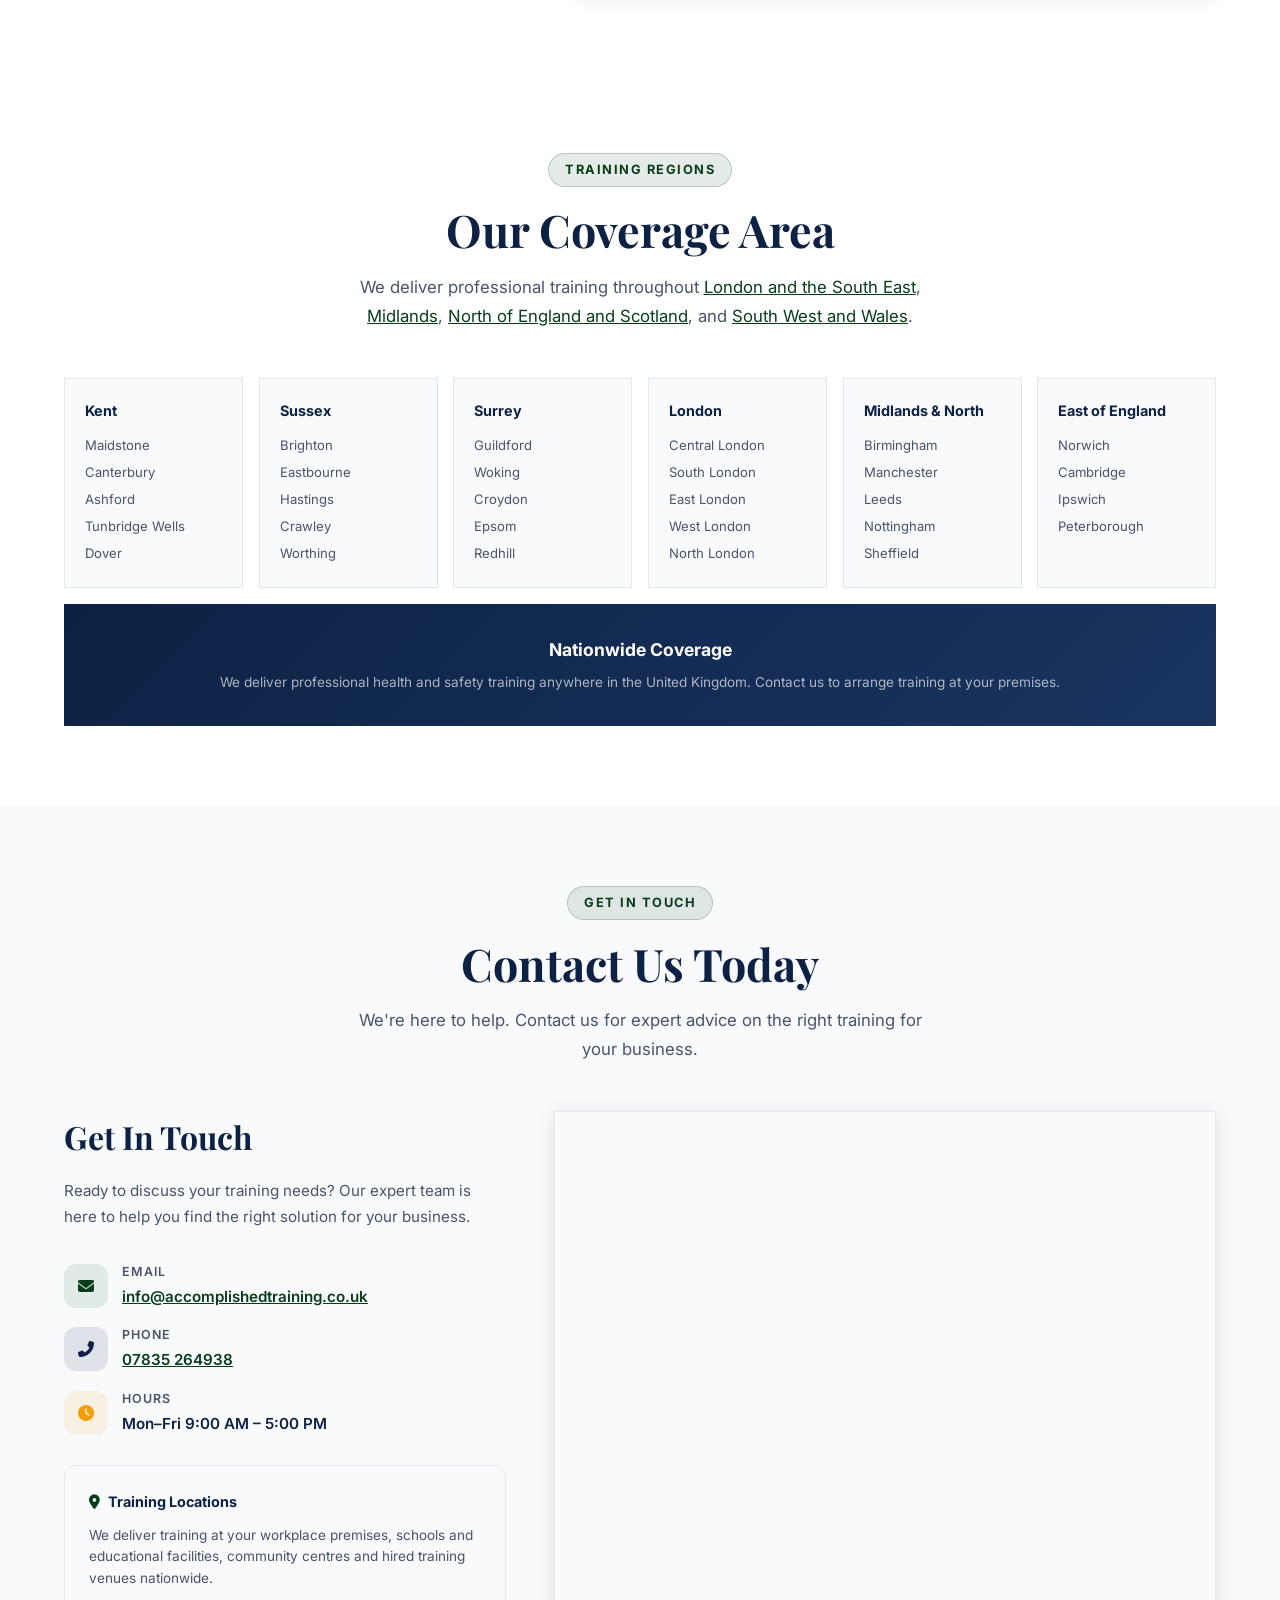
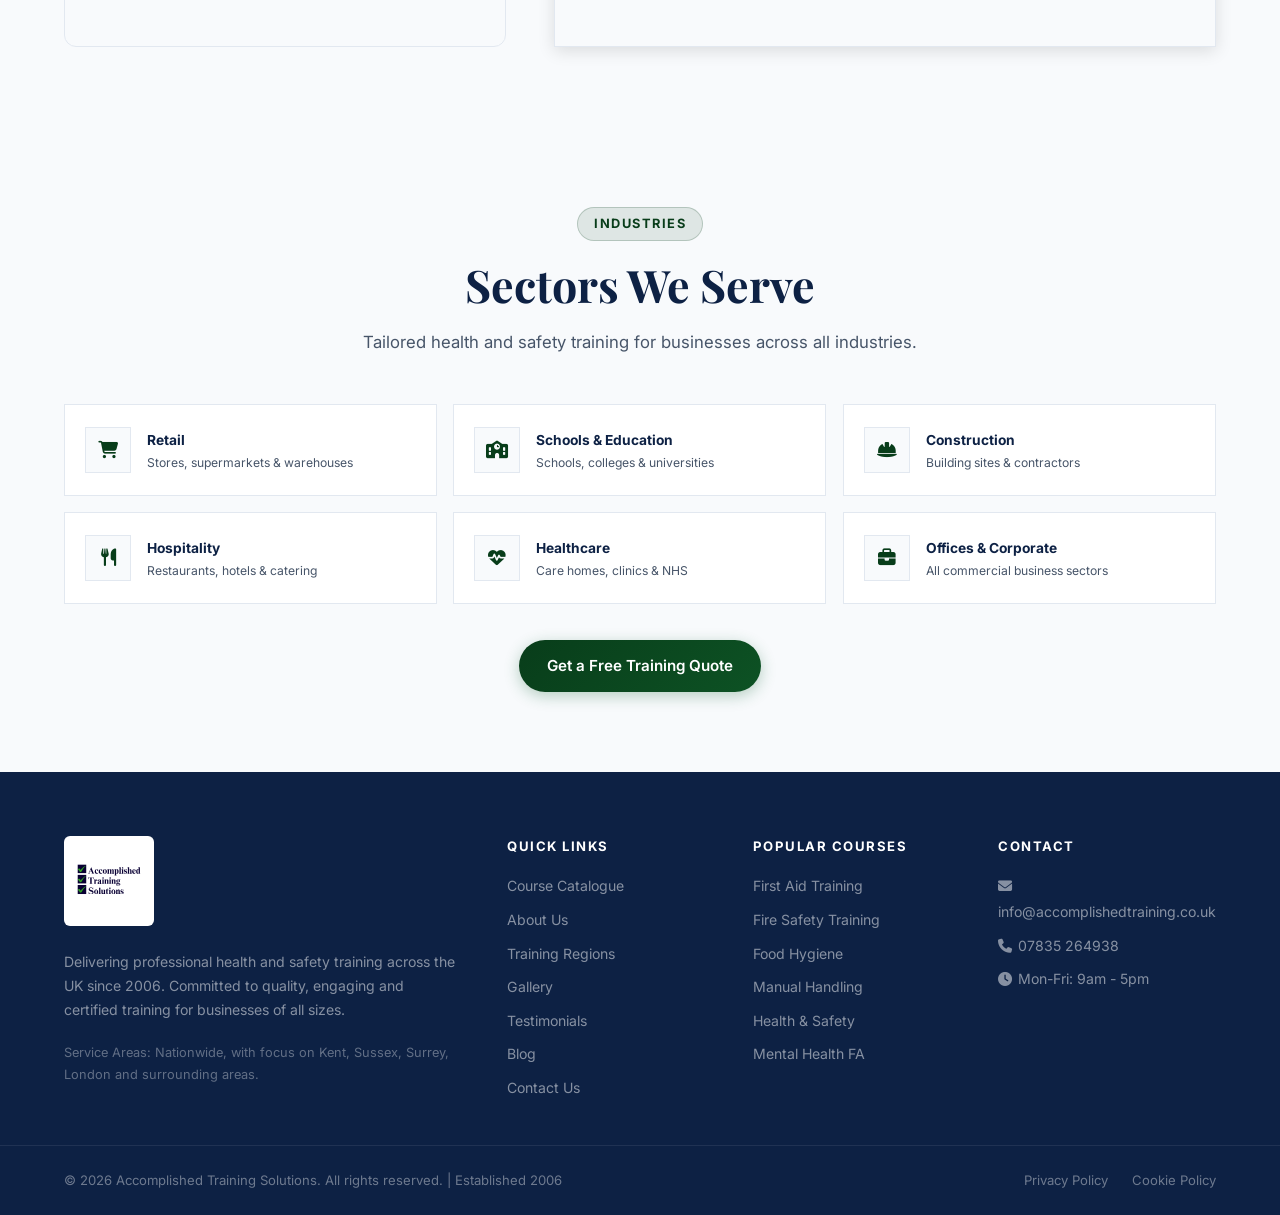
<file: contact.html>
<!DOCTYPE html>
<html lang="en">
<head>
    <meta charset="UTF-8">
    <meta name="viewport" content="width=device-width, initial-scale=1.0">
    <title>Contact Us - Accomplished Training Solutions</title>
    <link href="https://fonts.googleapis.com/css2?family=Inter:wght@300;400;500;600;700;800;900&family=Playfair+Display:wght@700;800&display=swap" rel="stylesheet">
    <link rel="stylesheet" href="https://cdnjs.cloudflare.com/ajax/libs/font-awesome/6.4.0/css/all.min.css">
    <link rel="stylesheet" href="styles/styles.css">
    <link rel="stylesheet" href="styles/courses.css">
    <link rel="stylesheet" href="styles/contact.css">
</head>
<body>

<!-- ANNOUNCEMENT BAR -->
<div class="announcement-bar">
    <i class="fas fa-certificate"></i>&nbsp; HSE Compliant Training | Established 2006 | UK Wide Coverage
    <a href="#contact">Get a Free Quote Today &rarr;</a>
</div>

<!-- NAVBAR -->
<nav class="navbar" id="navbar">
    <div class="navbar-inner">
        <a href="index.html" class="navbar-logo">
            <img src="images/ats-logo.svg" alt="Accomplished Training Solutions" style="height:150px;width:auto;display:block;">
        </a>
        <div class="navbar-right">
            <ul class="navbar-nav">
                <li><a href="about.html">About Us</a></li>
                <li><a href="courses.html">Course Catalogue</a></li>
                <li class="nav-item-dropdown">
                    <a href="javascript:void(0)">Training Regions <i class="fas fa-chevron-down nav-dropdown-arrow"></i></a>
                    <div class="nav-dropdown-menu">
                        <a href="london-south-east.html"><i class="fas fa-map-marker-alt"></i> London &amp; South East</a>
                        <a href="south-west-wales.html"><i class="fas fa-map-marker-alt"></i> South West &amp; Wales</a>
                        <a href="midlands.html"><i class="fas fa-map-marker-alt"></i> Midlands</a>
                        <a href="north-england-scotland.html"><i class="fas fa-map-marker-alt"></i> North England &amp; Scotland</a>
                    </div>
                </li>
                <li><a href="gallery.html">Gallery</a></li>
                <li><a href="testimonials.html">Testimonials</a></li>
                <li class="nav-item-dropdown">
                    <a href="blog.html">Blog <i class="fas fa-chevron-down nav-dropdown-arrow"></i></a>
                    <div class="nav-dropdown-menu">
                        <a href="blog.html"><i class="fas fa-th-list"></i> All Blog Posts</a>
                        <a href="blog-fire-safety-london.html"><i class="fas fa-fire"></i> Fire Safety Training in London</a>
                        <a href="blog-first-aid-training.html"><i class="fas fa-heart"></i> Why First Aid Training is Crucial</a>
                    </div>
                </li>
                <li><a href="#contact" style="color:var(--green);font-weight:700;">Contact</a></li>
            </ul>
            <div class="navbar-divider"></div>
            <button class="search-btn" id="searchToggle"><i class="fas fa-search"></i></button>
            <div class="navbar-divider"></div>
            <a href="tel:07835264938" class="navbar-phone"><i class="fas fa-phone-alt"></i> 07835 264938</a>
            <a href="#contact" class="btn-primary" style="padding:10px 20px;font-size:0.87rem;margin-left:16px;"><i class="fas fa-file-alt"></i> Free Quote</a>
        </div>
        <div class="nav-mobile-right">
            <button class="search-btn search-btn-mobile" id="searchToggleMobile"><i class="fas fa-search"></i></button>
            <div class="hamburger" id="hamburger"><span></span><span></span><span></span></div>
        </div>
    </div>
    <div class="search-overlay" id="searchOverlay">
        <div class="search-bar">
            <i class="fas fa-search"></i>
            <input type="text" id="searchInput" placeholder="Search courses, topics, regions..." autocomplete="off">
            <button class="search-close" id="searchClose"><i class="fas fa-times"></i></button>
        </div>
        <div class="search-results" id="searchResults"></div>
        <div class="search-no-results" id="searchNoResults">No results found. Try a different search term.</div>
    </div>
    <div class="mobile-menu" id="mobileMenu">
        <a href="about.html">About Us</a>
        <a href="courses.html">Course Catalogue</a>
        <div class="mob-drop">
            <button class="mob-drop-btn" id="mobRegionsBtn">Training Regions <i class="fas fa-chevron-down mob-chevron"></i></button>
            <div class="mob-drop-body" id="mobRegionsBody">
                <a href="london-south-east.html"><i class="fas fa-map-marker-alt"></i> London &amp; South East</a>
                <a href="south-west-wales.html"><i class="fas fa-map-marker-alt"></i> South West &amp; Wales</a>
                <a href="midlands.html"><i class="fas fa-map-marker-alt"></i> Midlands</a>
                <a href="north-england-scotland.html"><i class="fas fa-map-marker-alt"></i> North England &amp; Scotland</a>
            </div>
        </div>
        <a href="gallery.html">Gallery</a>
        <a href="testimonials.html">Testimonials</a>
        <div class="mob-drop">
            <div class="mob-drop-split">
                <a href="blog.html">Blog</a>
                <button class="mob-drop-chevron" id="mobBlogBtn"><i class="fas fa-chevron-down mob-chevron"></i></button>
            </div>
            <div class="mob-drop-body" id="mobBlogBody">
                <a href="blog-fire-safety-london.html"><i class="fas fa-fire"></i> Fire Safety Training in London</a>
                <a href="blog-first-aid-training.html"><i class="fas fa-heart"></i> Why First Aid Training is Crucial</a>
            </div>
        </div>
        <a href="#contact" style="color:var(--green);font-weight:700;">Contact</a>
        <a href="tel:07835264938" style="color:var(--green);font-weight:700;border-bottom:none;"><i class="fas fa-phone-alt"></i> 07835 264938</a>
    </div>
</nav>

<!-- PAGE HERO -->
<section class="page-hero">
    <div class="container">
        <span class="section-tag">Contact Us</span>
        <h1>Get In Touch</h1>
        <p>Ready to book training for your team? Get expert advice and a free quote within 24 hours. Browse our <a href="courses.html">course catalogue</a> or learn <a href="about.html">about us</a>.</p>
        <div style="display:flex;flex-wrap:wrap;justify-content:center;gap:12px;margin-top:28px;">
            <a href="tel:07835264938" class="btn-primary"><i class="fas fa-phone-alt"></i> Call Us: 07835 264938</a>
            <a href="mailto:info@accomplishedtraining.co.uk" class="btn-secondary"><i class="fas fa-envelope"></i> Email Us</a>
        </div>
    </div>
</section>

<!-- BREADCRUMB -->
<div class="breadcrumb-bar">
    <div class="container">
        <nav class="breadcrumb-nav">
            <a href="index.html">Home</a>
            <i class="fas fa-chevron-right"></i>
            <span>Contact Us</span>
        </nav>
    </div>
</div>

<!-- CONTACT INFO CARDS -->
<section class="section-padding" style="background:var(--off-white);">
    <div class="container">
        <div class="contact-info-cards">
            <div style="background:white;border:1px solid var(--light-gray);padding:28px 24px;text-align:center;box-shadow:var(--shadow-sm);">
                <div style="width:52px;height:52px;background:rgba(27,107,58,0.1);border-radius:14px;display:flex;align-items:center;justify-content:center;font-size:1.3rem;color:var(--green);margin:0 auto 16px;">
                    <i class="fas fa-phone-alt"></i>
                </div>
                <h4 style="font-size:0.9rem;font-weight:700;color:var(--navy);margin-bottom:6px;">Phone</h4>
                <a href="tel:07835264938" style="font-size:0.95rem;color:var(--green);font-weight:600;text-decoration:none;">07835 264938</a>
            </div>
            <div style="background:white;border:1px solid var(--light-gray);padding:28px 24px;text-align:center;box-shadow:var(--shadow-sm);">
                <div style="width:52px;height:52px;background:rgba(13,33,68,0.08);border-radius:14px;display:flex;align-items:center;justify-content:center;font-size:1.3rem;color:var(--navy);margin:0 auto 16px;">
                    <i class="fas fa-envelope"></i>
                </div>
                <h4 style="font-size:0.9rem;font-weight:700;color:var(--navy);margin-bottom:6px;">Email</h4>
                <a href="mailto:info@accomplishedtraining.co.uk" style="font-size:0.85rem;color:var(--green);font-weight:600;text-decoration:none;">info@accomplishedtraining.co.uk</a>
            </div>
            <div style="background:white;border:1px solid var(--light-gray);padding:28px 24px;text-align:center;box-shadow:var(--shadow-sm);">
                <div style="width:52px;height:52px;background:rgba(245,158,11,0.1);border-radius:14px;display:flex;align-items:center;justify-content:center;font-size:1.3rem;color:var(--gold);margin:0 auto 16px;">
                    <i class="fas fa-map-marker-alt"></i>
                </div>
                <h4 style="font-size:0.9rem;font-weight:700;color:var(--navy);margin-bottom:6px;">Based In</h4>
                <p style="font-size:0.88rem;color:var(--gray);margin:0;">Kent, delivering UK-wide</p>
            </div>
            <div style="background:white;border:1px solid var(--light-gray);padding:28px 24px;text-align:center;box-shadow:var(--shadow-sm);">
                <div style="width:52px;height:52px;background:rgba(27,107,58,0.1);border-radius:14px;display:flex;align-items:center;justify-content:center;font-size:1.3rem;color:var(--green);margin:0 auto 16px;">
                    <i class="fas fa-clock"></i>
                </div>
                <h4 style="font-size:0.9rem;font-weight:700;color:var(--navy);margin-bottom:6px;">Hours</h4>
                <p style="font-size:0.88rem;color:var(--gray);margin:0;">Mon&ndash;Fri, 9:00am &ndash; 5:00pm</p>
            </div>
        </div>
    </div>
</section>

<!-- CONTACT FORM -->
<section class="section-padding" style="background:white;">
    <div class="container">
        <div class="contact-form-section-grid">
            <div>
                <span class="section-tag">Send Us a Message</span>
                <h2 class="section-title" style="margin-top:8px;">Request a Free Quote</h2>
                <p style="font-size:0.95rem;color:var(--gray);line-height:1.7;margin-bottom:28px;">Tell us about your training needs and we'll get back to you within 24 hours with a tailored quote. We offer <a href="blog-first-aid-training.html">first aid training</a> and <a href="blog-fire-safety-london.html">fire safety training</a> across the UK.</p>
                <ul style="list-style:none;display:flex;flex-direction:column;gap:12px;">
                    <li style="display:flex;align-items:flex-start;gap:12px;font-size:0.9rem;color:var(--dark-gray);"><span style="color:var(--green);font-weight:700;flex-shrink:0;font-size:1rem;">&#10003;</span><span><strong>Free, no-obligation quote</strong> within 24 hours</span></li>
                    <li style="display:flex;align-items:flex-start;gap:12px;font-size:0.9rem;color:var(--dark-gray);"><span style="color:var(--green);font-weight:700;flex-shrink:0;font-size:1rem;">&#10003;</span><span><strong>Training delivered at your premises</strong> nationwide</span></li>
                    <li style="display:flex;align-items:flex-start;gap:12px;font-size:0.9rem;color:var(--dark-gray);"><span style="color:var(--green);font-weight:700;flex-shrink:0;font-size:1rem;">&#10003;</span><span><strong>Flexible dates</strong> to suit your business</span></li>
                    <li style="display:flex;align-items:flex-start;gap:12px;font-size:0.9rem;color:var(--dark-gray);"><span style="color:var(--green);font-weight:700;flex-shrink:0;font-size:1rem;">&#10003;</span><span><strong>Established 2006</strong> - 18+ years experience</span></li>
                </ul>
            </div>
            <div class="contact-form-card">
                <h3>Get a Free Quote</h3>
                <p>Tell us about your training requirements and we'll be in touch within 24 hours.</p>
                <form onsubmit="return false;">
                    <div class="form-row-2">
                        <div class="form-group">
                            <label>Your Name *</label>
                            <input type="text" placeholder="Full name" required>
                        </div>
                        <div class="form-group">
                            <label>Company Name</label>
                            <input type="text" placeholder="Your company">
                        </div>
                    </div>
                    <div class="form-row-2">
                        <div class="form-group">
                            <label>Email Address *</label>
                            <input type="email" placeholder="your@email.com" required>
                        </div>
                        <div class="form-group">
                            <label>Phone Number *</label>
                            <input type="tel" placeholder="Your phone number" required>
                        </div>
                    </div>
                    <div class="form-row-2">
                        <div class="form-group">
                            <label>Course of Interest</label>
                            <select>
                                <option value="">Select a course...</option>
                                <optgroup label="── First Aid ──────────────">
                                    <option>Emergency First Aid at Work (EFAW)</option>
                                    <option>First Aid at Work (FAW) 3 Day</option>
                                    <option>First Aid at Work Requalification</option>
                                    <option>Paediatric First Aid</option>
                                    <option>Basic First Aid Awareness</option>
                                    <option>BLS NHS Compliant</option>
                                    <option>AED &amp; CPR Course</option>
                                </optgroup>
                                <optgroup label="── Fire Safety ─────────────">
                                    <option>Fire Warden Training</option>
                                    <option>Fire Marshal Training</option>
                                    <option>Fire Safety Awareness Training</option>
                                    <option>Fire Risk Assessment</option>
                                    <option>Fire Evacuation Chair Training</option>
                                </optgroup>
                                <optgroup label="── Food Safety ─────────────">
                                    <option>Level 1 Food Safety</option>
                                    <option>Level 2 Food Hygiene</option>
                                    <option>Allergen Awareness Training</option>
                                </optgroup>
                                <optgroup label="── Health &amp; Safety ──────────">
                                    <option>Manual Handling Training</option>
                                    <option>Working at Heights Training</option>
                                    <option>Health &amp; Safety Awareness</option>
                                    <option>IOSH Managing Safely</option>
                                    <option>Risk Assessment Training</option>
                                    <option>COSHH Awareness Training</option>
                                </optgroup>
                                <optgroup label="── Specialist ──────────────">
                                    <option>Disability Discrimination Awareness</option>
                                    <option>Mental Health First Aid</option>
                                </optgroup>
                                <optgroup label="── Bespoke Training ────────">
                                    <option value="Bespoke / Multiple Courses">Bespoke / Multiple Courses</option>
                                </optgroup>
                            </select>
                        </div>
                        <div class="form-group">
                            <label>Number of Staff</label>
                            <select>
                                <option value="">Select...</option>
                                <option>1&ndash;5</option>
                                <option>6&ndash;10</option>
                                <option>11&ndash;20</option>
                                <option>21&ndash;50</option>
                                <option>50+</option>
                            </select>
                        </div>
                    </div>
                    <div class="form-group">
                        <label>Message</label>
                        <textarea rows="4" placeholder="Tell us about your training requirements, preferred dates, location..."></textarea>
                    </div>
                    <button type="submit" class="form-submit">Send Enquiry <i class="fas fa-arrow-right"></i></button>
                </form>
            </div>
        </div>
    </div>
</section>

<!-- COVERAGE GRID -->
<section class="section-padding" style="background:white;" id="regions">
    <div class="container">
        <div class="coverage-header">
            <span class="section-tag">Training Regions</span>
            <h2 class="section-title">Our Coverage Area</h2>
            <p class="section-subtitle" style="margin:0 auto;">We deliver professional training throughout <a href="london-south-east.html">London and the South East</a>, <a href="midlands.html">Midlands</a>, <a href="north-england-scotland.html">North of England and Scotland</a>, and <a href="south-west-wales.html">South West and Wales</a>.</p>
        </div>
        <div class="coverage-grid">
            <div class="coverage-region"><h4>Kent</h4><ul><li>Maidstone</li><li>Canterbury</li><li>Ashford</li><li>Tunbridge Wells</li><li>Dover</li></ul></div>
            <div class="coverage-region"><h4>Sussex</h4><ul><li>Brighton</li><li>Eastbourne</li><li>Hastings</li><li>Crawley</li><li>Worthing</li></ul></div>
            <div class="coverage-region"><h4>Surrey</h4><ul><li>Guildford</li><li>Woking</li><li>Croydon</li><li>Epsom</li><li>Redhill</li></ul></div>
            <div class="coverage-region"><h4>London</h4><ul><li>Central London</li><li>South London</li><li>East London</li><li>West London</li><li>North London</li></ul></div>
            <div class="coverage-region"><h4>Midlands &amp; North</h4><ul><li>Birmingham</li><li>Manchester</li><li>Leeds</li><li>Nottingham</li><li>Sheffield</li></ul></div>
            <div class="coverage-region"><h4>East of England</h4><ul><li>Norwich</li><li>Cambridge</li><li>Ipswich</li><li>Peterborough</li></ul></div>
            <div class="coverage-nationwide">
                <h4>Nationwide Coverage</h4>
                <p>We deliver professional health and safety training anywhere in the United Kingdom. Contact us to arrange training at your premises.</p>
            </div>
        </div>
    </div>
</section>

<!-- GET IN TOUCH WITH MAP -->
<section class="contact-section section-padding" id="contact">
    <div class="container">
        <div style="text-align:center;margin-bottom:48px;">
            <span class="section-tag">Get In Touch</span>
            <h2 class="section-title">Contact Us Today</h2>
            <p class="section-subtitle" style="margin:0 auto;">We're here to help. Contact us for expert advice on the right training for your business.</p>
        </div>
        <div class="contact-grid">
            <div class="contact-info">
                <div>
                    <h2>Get In Touch</h2>
                    <p>Ready to discuss your training needs? Our expert team is here to help you find the right solution for your business.</p>
                    <div class="contact-items">
                        <div class="contact-item">
                            <div class="contact-item-icon green"><i class="fas fa-envelope"></i></div>
                            <div class="contact-item-text"><strong>Email</strong><span><a href="mailto:info@accomplishedtraining.co.uk">info@accomplishedtraining.co.uk</a></span></div>
                        </div>
                        <div class="contact-item">
                            <div class="contact-item-icon navy"><i class="fas fa-phone-alt"></i></div>
                            <div class="contact-item-text"><strong>Phone</strong><span><a href="tel:07835264938">07835 264938</a></span></div>
                        </div>
                        <div class="contact-item">
                            <div class="contact-item-icon gold"><i class="fas fa-clock"></i></div>
                            <div class="contact-item-text"><strong>Hours</strong><span>Mon&ndash;Fri 9:00 AM &ndash; 5:00 PM</span></div>
                        </div>
                    </div>
                </div>
                <div style="margin-top:28px;padding:24px;background:var(--off-white);border-radius:var(--radius-md);border:1px solid var(--light-gray);">
                    <h4 style="font-size:0.9rem;font-weight:700;color:var(--navy);margin-bottom:12px;"><i class="fas fa-map-marker-alt" style="color:var(--green);margin-right:8px;"></i>Training Locations</h4>
                    <p style="font-size:0.85rem;color:var(--gray);line-height:1.6;">We deliver training at your workplace premises, schools and educational facilities, community centres and hired training venues nationwide.</p>
                </div>
            </div>
            <div class="map-container">
                <iframe
                    src="https://maps.google.com/maps?q=United+Kingdom&output=embed&z=5"
                    style="position:absolute;top:0;left:0;width:100%;height:100%;border:0;display:block;"
                    allowfullscreen=""
                    loading="lazy"
                    referrerpolicy="no-referrer-when-downgrade"
                    title="ATS Training Coverage, England and Wales">
                </iframe>
            </div>
        </div>
    </div>
</section>

<!-- SECTORS -->
<section class="section-padding" style="background:var(--off-white);">
    <div class="container">
        <div class="sectors-header">
            <span class="section-tag">Industries</span>
            <h2 class="section-title">Sectors We Serve</h2>
            <p class="section-subtitle" style="margin:0 auto;">Tailored health and safety training for businesses across all industries.</p>
        </div>
        <div class="sectors-alt-grid">
            <div class="sectors-alt-card"><div class="sectors-alt-icon"><i class="fas fa-shopping-cart"></i></div><div><h4>Retail</h4><p>Stores, supermarkets &amp; warehouses</p></div></div>
            <div class="sectors-alt-card"><div class="sectors-alt-icon"><i class="fas fa-school"></i></div><div><h4>Schools &amp; Education</h4><p>Schools, colleges &amp; universities</p></div></div>
            <div class="sectors-alt-card"><div class="sectors-alt-icon"><i class="fas fa-hard-hat"></i></div><div><h4>Construction</h4><p>Building sites &amp; contractors</p></div></div>
            <div class="sectors-alt-card"><div class="sectors-alt-icon"><i class="fas fa-utensils"></i></div><div><h4>Hospitality</h4><p>Restaurants, hotels &amp; catering</p></div></div>
            <div class="sectors-alt-card"><div class="sectors-alt-icon"><i class="fas fa-heartbeat"></i></div><div><h4>Healthcare</h4><p>Care homes, clinics &amp; NHS</p></div></div>
            <div class="sectors-alt-card"><div class="sectors-alt-icon"><i class="fas fa-briefcase"></i></div><div><h4>Offices &amp; Corporate</h4><p>All commercial business sectors</p></div></div>
        </div>
        <div style="text-align:center;margin-top:36px;">
            <a href="contact.html" class="btn-primary">Get a Free Training Quote</a>
        </div>
    </div>
</section>

<!-- FOOTER -->
<footer class="footer">
    <div class="footer-main">
        <div class="container">
            <div class="footer-grid">
                <div class="footer-brand">
                    <a href="index.html" class="navbar-logo" style="margin-bottom:0;">
                        <img src="images/ats-logo.svg" alt="Accomplished Training Solutions" style="height:90px;width:auto;display:block;">
                    </a>
                    <p>Delivering professional health and safety training across the UK since 2006. Committed to quality, engaging and certified training for businesses of all sizes.</p>
                    <p style="font-size:0.8rem;color:rgba(255,255,255,0.35);">Service Areas: Nationwide, with focus on Kent, Sussex, Surrey, London and surrounding areas.</p>
                </div>
                <div class="footer-col">
                    <h4>Quick Links</h4>
                    <ul>
                        <li><a href="courses.html">Course Catalogue</a></li>
                        <li><a href="about.html">About Us</a></li>
                        <li><a href="javascript:void(0)">Training Regions</a></li>
                        <li><a href="gallery.html">Gallery</a></li>
                        <li><a href="testimonials.html">Testimonials</a></li>
                        <li><a href="blog.html">Blog</a></li>
                        <li><a href="contact.html">Contact Us</a></li>
                    </ul>
                </div>
                <div class="footer-col">
                    <h4>Popular Courses</h4>
                    <ul>
                        <li><a href="courses.html#first-aid">First Aid Training</a></li>
                        <li><a href="courses.html#fire-safety">Fire Safety Training</a></li>
                        <li><a href="courses.html#food-safety">Food Hygiene</a></li>
                        <li><a href="courses.html#health-safety">Manual Handling</a></li>
                        <li><a href="courses.html#health-safety">Health &amp; Safety</a></li>
                        <li><a href="courses.html#specialist">Mental Health FA</a></li>
                    </ul>
                </div>
                <div class="footer-col">
                    <h4>Contact</h4>
                    <ul>
                        <li><a href="mailto:info@accomplishedtraining.co.uk"><i class="fas fa-envelope" style="width:16px;"></i> info@accomplishedtraining.co.uk</a></li>
                        <li><a href="tel:07835264938"><i class="fas fa-phone" style="width:16px;"></i> 07835 264938</a></li>
                        <li><a href="#"><i class="fas fa-clock" style="width:16px;"></i> Mon-Fri: 9am - 5pm</a></li>
                    </ul>
                </div>
            </div>
        </div>
    </div>
    <div class="footer-divider"></div>
    <div class="container">
        <div class="footer-bottom">
            <p>&copy; 2026 Accomplished Training Solutions. All rights reserved. | Established 2006</p>
            <div class="footer-bottom-links">
                <a href="privacy-policy.html">Privacy Policy</a>
                <a href="cookie-policy.html">Cookie Policy</a>
            </div>
        </div>
    </div>
</footer>

<script src="main.js"></script>
</body>
</html>
</file>
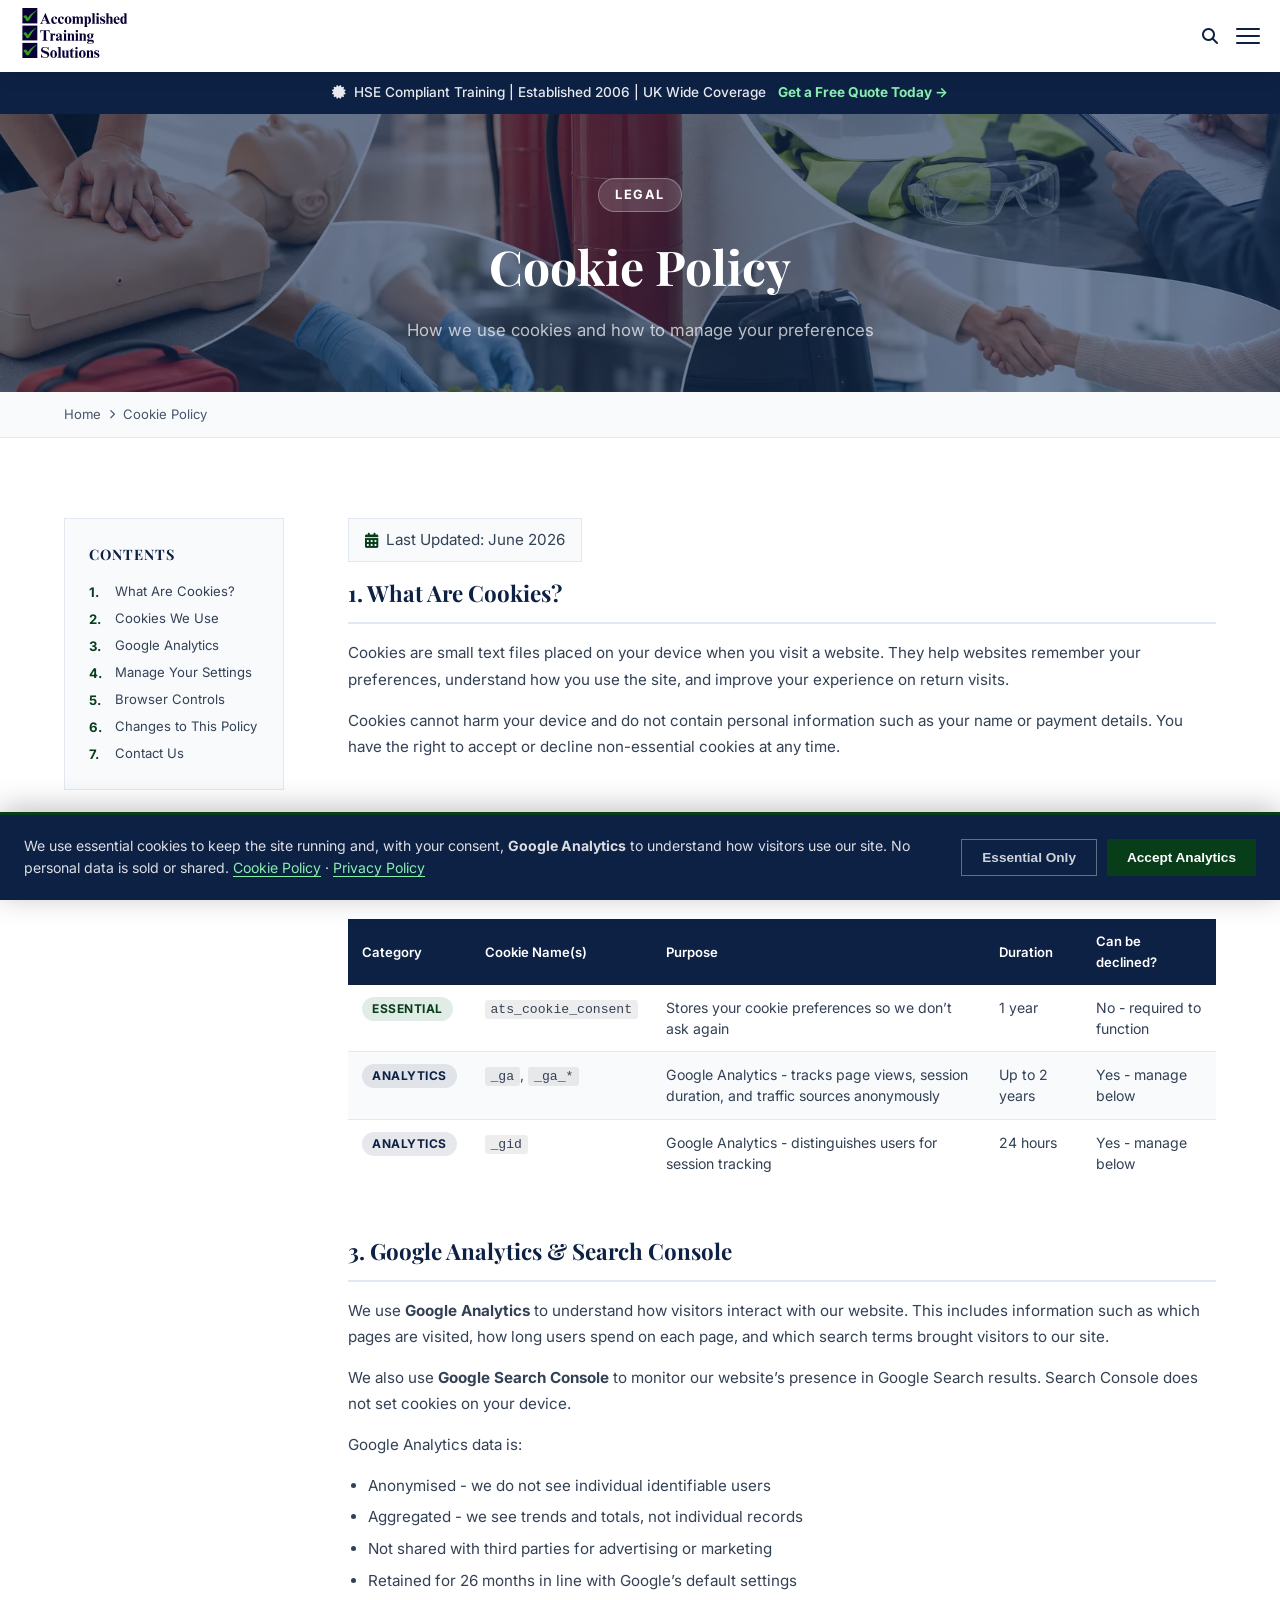
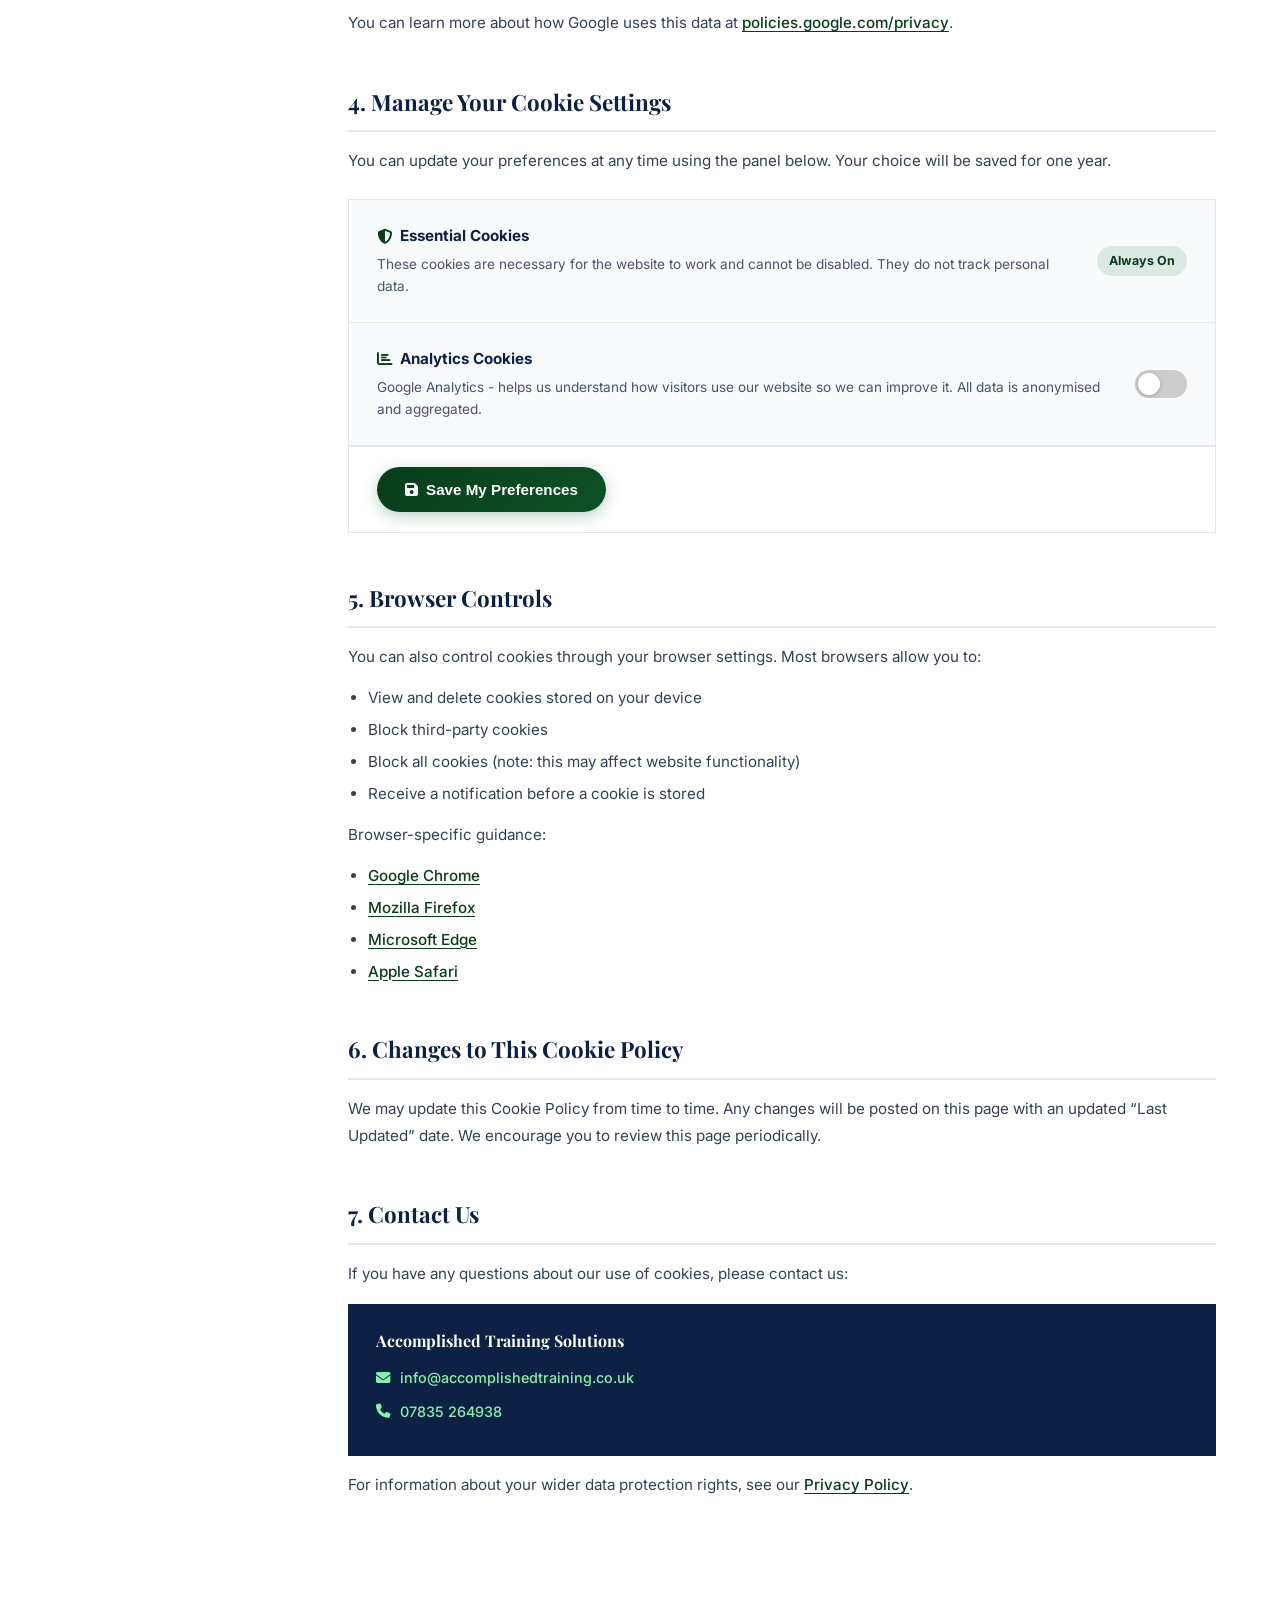
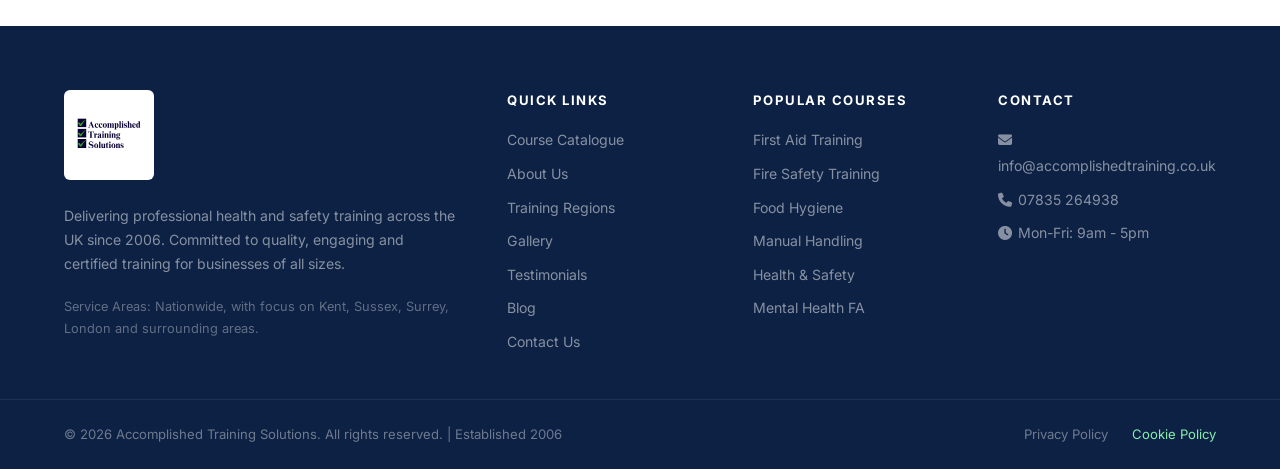
<file: cookie-policy.html>
<!DOCTYPE html>
<html lang="en">
<head>
    <meta charset="UTF-8">
    <meta name="viewport" content="width=device-width, initial-scale=1.0">
    <title>Cookie Policy - Accomplished Training Solutions</title>
    <link href="https://fonts.googleapis.com/css2?family=Inter:wght@300;400;500;600;700;800;900&family=Playfair+Display:wght@700;800&display=swap" rel="stylesheet">
    <link rel="stylesheet" href="https://cdnjs.cloudflare.com/ajax/libs/font-awesome/6.4.0/css/all.min.css">
    <link rel="stylesheet" href="styles/styles.css">
    <link rel="stylesheet" href="styles/courses.css">
    <link rel="stylesheet" href="styles/legal.css">
</head>
<body>

<!-- ANNOUNCEMENT BAR -->
<div class="announcement-bar">
    <i class="fas fa-certificate"></i>&nbsp; HSE Compliant Training | Established 2006 | UK Wide Coverage
    <a href="contact.html">Get a Free Quote Today &rarr;</a>
</div>

<!-- NAVBAR -->
<nav class="navbar" id="navbar">
    <div class="navbar-inner">
        <a href="index.html" class="navbar-logo">
            <img src="images/ats-logo.svg" alt="Accomplished Training Solutions" style="height:150px;width:auto;display:block;">
        </a>
        <div class="navbar-right">
            <ul class="navbar-nav">
                <li><a href="about.html">About Us</a></li>
                <li><a href="courses.html">Course Catalogue</a></li>
                <li class="nav-item-dropdown">
                    <a href="javascript:void(0)">Training Regions <i class="fas fa-chevron-down nav-dropdown-arrow"></i></a>
                    <div class="nav-dropdown-menu">
                        <a href="london-south-east.html"><i class="fas fa-map-marker-alt"></i> London &amp; South East</a>
                        <a href="south-west-wales.html"><i class="fas fa-map-marker-alt"></i> South West &amp; Wales</a>
                        <a href="midlands.html"><i class="fas fa-map-marker-alt"></i> Midlands</a>
                        <a href="north-england-scotland.html"><i class="fas fa-map-marker-alt"></i> North England &amp; Scotland</a>
                    </div>
                </li>
                <li><a href="gallery.html">Gallery</a></li>
                <li><a href="testimonials.html">Testimonials</a></li>
                <li class="nav-item-dropdown">
                    <a href="blog.html">Blog <i class="fas fa-chevron-down nav-dropdown-arrow"></i></a>
                    <div class="nav-dropdown-menu">
                        <a href="blog.html"><i class="fas fa-th-list"></i> All Blog Posts</a>
                        <a href="blog-fire-safety-london.html"><i class="fas fa-fire"></i> Fire Safety Training in London</a>
                        <a href="blog-first-aid-training.html"><i class="fas fa-heart"></i> Why First Aid Training is Crucial</a>
                    </div>
                </li>
            </ul>
            <div class="navbar-divider"></div>
            <button class="search-btn" id="searchToggle"><i class="fas fa-search"></i></button>
            <a href="tel:07835264938" class="navbar-phone"><i class="fas fa-phone-alt"></i> 07835 264938</a>
            <a href="contact.html" class="btn-primary" style="padding:10px 20px;font-size:0.87rem;margin-left:16px;"><i class="fas fa-file-alt"></i> Free Quote</a>
        </div>
        <div class="nav-mobile-right">
            <button class="search-btn search-btn-mobile" id="searchToggleMobile"><i class="fas fa-search"></i></button>
            <div class="hamburger" id="hamburger"><span></span><span></span><span></span></div>
        </div>
    </div>
    <div class="search-overlay" id="searchOverlay">
        <div class="search-bar">
            <i class="fas fa-search"></i>
            <input type="text" id="searchInput" placeholder="Search courses, topics, regions...">
            <button class="search-close" id="searchClose"><i class="fas fa-times"></i></button>
        </div>
        <div class="search-results" id="searchResults"></div>
        <p class="search-no-results" id="searchNoResults">No results found. Try different keywords.</p>
    </div>
    <div class="mobile-menu" id="mobileMenu">
        <a href="about.html">About Us</a>
        <a href="courses.html">Course Catalogue</a>
        <div class="mob-drop">
            <button class="mob-drop-btn" id="mobRegionsBtn">Training Regions <i class="fas fa-chevron-down mob-chevron"></i></button>
            <div class="mob-drop-body" id="mobRegionsBody">
                <a href="london-south-east.html"><i class="fas fa-map-marker-alt"></i> London &amp; South East</a>
                <a href="south-west-wales.html"><i class="fas fa-map-marker-alt"></i> South West &amp; Wales</a>
                <a href="midlands.html"><i class="fas fa-map-marker-alt"></i> Midlands</a>
                <a href="north-england-scotland.html"><i class="fas fa-map-marker-alt"></i> North England &amp; Scotland</a>
            </div>
        </div>
        <a href="gallery.html">Gallery</a>
        <a href="testimonials.html">Testimonials</a>
        <div class="mob-drop">
            <div class="mob-drop-split">
                <a href="blog.html">Blog</a>
                <button class="mob-drop-chevron" id="mobBlogBtn"><i class="fas fa-chevron-down mob-chevron"></i></button>
            </div>
            <div class="mob-drop-body" id="mobBlogBody">
                <a href="blog-fire-safety-london.html"><i class="fas fa-fire"></i> Fire Safety Training in London</a>
                <a href="blog-first-aid-training.html"><i class="fas fa-heart"></i> Why First Aid Training is Crucial</a>
            </div>
        </div>
        <a href="contact.html">Contact</a>
        <a href="tel:07835264938" style="color:var(--green);font-weight:700;border-bottom:none;"><i class="fas fa-phone-alt"></i> 07835 264938</a>
    </div>
</nav>

<!-- PAGE HERO -->
<section class="page-hero">
    <div class="container">
        <span class="section-tag">Legal</span>
        <h1>Cookie Policy</h1>
        <p>How we use cookies and how to manage your preferences</p>
    </div>
</section>

<!-- BREADCRUMB -->
<div class="breadcrumb-bar">
    <div class="container">
        <nav class="breadcrumb-nav">
            <a href="index.html">Home</a>
            <i class="fas fa-chevron-right"></i>
            <span>Cookie Policy</span>
        </nav>
    </div>
</div>

<!-- POLICY CONTENT -->
<section class="section-padding">
    <div class="container">
        <div class="legal-layout">
            <aside class="legal-toc">
                <h4>Contents</h4>
                <ol>
                    <li><a href="#what-are-cookies">What Are Cookies?</a></li>
                    <li><a href="#cookies-we-use">Cookies We Use</a></li>
                    <li><a href="#google-analytics">Google Analytics</a></li>
                    <li><a href="#manage-settings">Manage Your Settings</a></li>
                    <li><a href="#browser-controls">Browser Controls</a></li>
                    <li><a href="#changes">Changes to This Policy</a></li>
                    <li><a href="#contact-us">Contact Us</a></li>
                </ol>
            </aside>

            <div class="legal-body">
                <p class="legal-last-updated"><i class="fas fa-calendar-alt"></i> Last Updated: June 2026</p>

                <section id="what-are-cookies">
                    <h2>1. What Are Cookies?</h2>
                    <p>Cookies are small text files placed on your device when you visit a website. They help websites remember your preferences, understand how you use the site, and improve your experience on return visits.</p>
                    <p>Cookies cannot harm your device and do not contain personal information such as your name or payment details. You have the right to accept or decline non-essential cookies at any time.</p>
                </section>

                <section id="cookies-we-use">
                    <h2>2. Cookies We Use</h2>
                    <p>We keep our use of cookies minimal. We only use two categories:</p>

                    <div class="cookie-table-wrapper">
                        <table class="cookie-table">
                            <thead>
                                <tr>
                                    <th>Category</th>
                                    <th>Cookie Name(s)</th>
                                    <th>Purpose</th>
                                    <th>Duration</th>
                                    <th>Can be declined?</th>
                                </tr>
                            </thead>
                            <tbody>
                                <tr>
                                    <td data-label="Category"><span class="cookie-badge cookie-badge--essential">Essential</span></td>
                                    <td data-label="Cookie Name"><code>ats_cookie_consent</code></td>
                                    <td data-label="Purpose">Stores your cookie preferences so we don&rsquo;t ask again</td>
                                    <td data-label="Duration">1 year</td>
                                    <td data-label="Can be declined?">No - required to function</td>
                                </tr>
                                <tr>
                                    <td data-label="Category"><span class="cookie-badge cookie-badge--analytics">Analytics</span></td>
                                    <td data-label="Cookie Name"><code>_ga</code>, <code>_ga_*</code></td>
                                    <td data-label="Purpose">Google Analytics - tracks page views, session duration, and traffic sources anonymously</td>
                                    <td data-label="Duration">Up to 2 years</td>
                                    <td data-label="Can be declined?">Yes - manage below</td>
                                </tr>
                                <tr>
                                    <td data-label="Category"><span class="cookie-badge cookie-badge--analytics">Analytics</span></td>
                                    <td data-label="Cookie Name"><code>_gid</code></td>
                                    <td data-label="Purpose">Google Analytics - distinguishes users for session tracking</td>
                                    <td data-label="Duration">24 hours</td>
                                    <td data-label="Can be declined?">Yes - manage below</td>
                                </tr>
                            </tbody>
                        </table>
                    </div>
                </section>

                <section id="google-analytics">
                    <h2>3. Google Analytics &amp; Search Console</h2>
                    <p>We use <strong>Google Analytics</strong> to understand how visitors interact with our website. This includes information such as which pages are visited, how long users spend on each page, and which search terms brought visitors to our site.</p>
                    <p>We also use <strong>Google Search Console</strong> to monitor our website&rsquo;s presence in Google Search results. Search Console does not set cookies on your device.</p>
                    <p>Google Analytics data is:</p>
                    <ul>
                        <li>Anonymised  -  we do not see individual identifiable users</li>
                        <li>Aggregated  -  we see trends and totals, not individual records</li>
                        <li>Not shared with third parties for advertising or marketing</li>
                        <li>Retained for 26 months in line with Google&rsquo;s default settings</li>
                    </ul>
                    <p>You can learn more about how Google uses this data at <a href="https://policies.google.com/privacy" target="_blank" rel="noopener">policies.google.com/privacy</a>.</p>
                </section>

                <section id="manage-settings">
                    <h2>4. Manage Your Cookie Settings</h2>
                    <p>You can update your preferences at any time using the panel below. Your choice will be saved for one year.</p>

                    <div class="cookie-settings-panel" id="cookieSettingsPanel">
                        <div class="cookie-setting-row">
                            <div class="cookie-setting-info">
                                <h4><i class="fas fa-shield-alt"></i> Essential Cookies</h4>
                                <p>These cookies are necessary for the website to work and cannot be disabled. They do not track personal data.</p>
                            </div>
                            <div class="cookie-setting-control">
                                <span class="cookie-always-on">Always On</span>
                            </div>
                        </div>
                        <div class="cookie-setting-row">
                            <div class="cookie-setting-info">
                                <h4><i class="fas fa-chart-bar"></i> Analytics Cookies</h4>
                                <p>Google Analytics  -  helps us understand how visitors use our website so we can improve it. All data is anonymised and aggregated.</p>
                            </div>
                            <div class="cookie-setting-control">
                                <label class="cookie-toggle" for="analyticsToggle" aria-label="Toggle analytics cookies">
                                    <input type="checkbox" id="analyticsToggle">
                                    <span class="cookie-toggle-slider"></span>
                                </label>
                            </div>
                        </div>
                        <div class="cookie-settings-actions">
                            <button class="btn-primary" id="saveCookieSettings"><i class="fas fa-save"></i> Save My Preferences</button>
                            <p class="cookie-settings-status" id="cookieSettingsStatus"></p>
                        </div>
                    </div>
                </section>

                <section id="browser-controls">
                    <h2>5. Browser Controls</h2>
                    <p>You can also control cookies through your browser settings. Most browsers allow you to:</p>
                    <ul>
                        <li>View and delete cookies stored on your device</li>
                        <li>Block third-party cookies</li>
                        <li>Block all cookies (note: this may affect website functionality)</li>
                        <li>Receive a notification before a cookie is stored</li>
                    </ul>
                    <p>Browser-specific guidance:</p>
                    <ul>
                        <li><a href="https://support.google.com/chrome/answer/95647" target="_blank" rel="noopener">Google Chrome</a></li>
                        <li><a href="https://support.mozilla.org/en-US/kb/clear-cookies-and-site-data-firefox" target="_blank" rel="noopener">Mozilla Firefox</a></li>
                        <li><a href="https://support.microsoft.com/en-us/windows/delete-and-manage-cookies-168dab11-0753-043d-7c16-ede5947fc64d" target="_blank" rel="noopener">Microsoft Edge</a></li>
                        <li><a href="https://support.apple.com/en-gb/guide/safari/sfri11471/mac" target="_blank" rel="noopener">Apple Safari</a></li>
                    </ul>
                </section>

                <section id="changes">
                    <h2>6. Changes to This Cookie Policy</h2>
                    <p>We may update this Cookie Policy from time to time. Any changes will be posted on this page with an updated &ldquo;Last Updated&rdquo; date. We encourage you to review this page periodically.</p>
                </section>

                <section id="contact-us">
                    <h2>7. Contact Us</h2>
                    <p>If you have any questions about our use of cookies, please contact us:</p>
                    <div class="legal-contact-card">
                        <h4>Accomplished Training Solutions</h4>
                        <p><i class="fas fa-envelope"></i> <a href="mailto:info@accomplishedtraining.co.uk">info@accomplishedtraining.co.uk</a></p>
                        <p><i class="fas fa-phone"></i> <a href="tel:07835264938">07835 264938</a></p>
                    </div>
                    <p>For information about your wider data protection rights, see our <a href="privacy-policy.html">Privacy Policy</a>.</p>
                </section>
            </div>
        </div>
    </div>
</section>

<!-- FOOTER -->
<footer class="footer">
    <div class="footer-main">
        <div class="container">
            <div class="footer-grid">
                <div class="footer-brand">
                    <a href="index.html" class="navbar-logo" style="margin-bottom:0;">
                        <img src="images/ats-logo.svg" alt="Accomplished Training Solutions" style="height:90px;width:auto;display:block;">
                    </a>
                    <p>Delivering professional health and safety training across the UK since 2006. Committed to quality, engaging and certified training for businesses of all sizes.</p>
                    <p style="font-size:0.8rem;color:rgba(255,255,255,0.35);">Service Areas: Nationwide, with focus on Kent, Sussex, Surrey, London and surrounding areas.</p>
                </div>
                <div class="footer-col">
                    <h4>Quick Links</h4>
                    <ul>
                        <li><a href="courses.html">Course Catalogue</a></li>
                        <li><a href="about.html">About Us</a></li>
                        <li><a href="javascript:void(0)">Training Regions</a></li>
                        <li><a href="gallery.html">Gallery</a></li>
                        <li><a href="testimonials.html">Testimonials</a></li>
                        <li><a href="blog.html">Blog</a></li>
                        <li><a href="contact.html">Contact Us</a></li>
                    </ul>
                </div>
                <div class="footer-col">
                    <h4>Popular Courses</h4>
                    <ul>
                        <li><a href="courses.html#first-aid">First Aid Training</a></li>
                        <li><a href="courses.html#fire-safety">Fire Safety Training</a></li>
                        <li><a href="courses.html#food-safety">Food Hygiene</a></li>
                        <li><a href="courses.html#health-safety">Manual Handling</a></li>
                        <li><a href="courses.html#health-safety">Health &amp; Safety</a></li>
                        <li><a href="courses.html#specialist">Mental Health FA</a></li>
                    </ul>
                </div>
                <div class="footer-col">
                    <h4>Contact</h4>
                    <ul>
                        <li><a href="mailto:info@accomplishedtraining.co.uk"><i class="fas fa-envelope" style="width:16px;"></i> info@accomplishedtraining.co.uk</a></li>
                        <li><a href="tel:07835264938"><i class="fas fa-phone" style="width:16px;"></i> 07835 264938</a></li>
                        <li><a href="#"><i class="fas fa-clock" style="width:16px;"></i> Mon-Fri: 9am - 5pm</a></li>
                    </ul>
                </div>
            </div>
        </div>
    </div>
    <div class="footer-divider"></div>
    <div class="container">
        <div class="footer-bottom">
            <p>&copy; 2026 Accomplished Training Solutions. All rights reserved. | Established 2006</p>
            <div class="footer-bottom-links">
                <a href="privacy-policy.html">Privacy Policy</a>
                <a href="cookie-policy.html" style="color:var(--green-pale);">Cookie Policy</a>
            </div>
        </div>
    </div>
</footer>

<script src="main.js"></script>
<script>
/* Cookie settings panel  -  runs only on this page */
(function () {
    const toggle = document.getElementById('analyticsToggle');
    const saveBtn = document.getElementById('saveCookieSettings');
    const status = document.getElementById('cookieSettingsStatus');

    function getConsent() {
        return localStorage.getItem('ats_cookie_consent');
    }

    /* Reflect current setting on page load */
    if (toggle) {
        toggle.checked = getConsent() === 'granted';
    }

    if (saveBtn) {
        saveBtn.addEventListener('click', function () {
            const choice = toggle.checked ? 'granted' : 'denied';
            localStorage.setItem('ats_cookie_consent', choice);

            if (choice === 'granted') {
                status.textContent = 'Analytics cookies enabled. Thank you!';
                status.style.color = 'var(--green)';
                /* Enable GA if already loaded */
                if (typeof gtag === 'function') {
                    gtag('consent', 'update', { analytics_storage: 'granted' });
                }
            } else {
                status.textContent = 'Analytics cookies disabled. Only essential cookies are active.';
                status.style.color = 'var(--gray)';
                if (typeof gtag === 'function') {
                    gtag('consent', 'update', { analytics_storage: 'denied' });
                }
            }

            /* Hide the cookie banner sitewide if it's open */
            const banner = document.getElementById('cookieBanner');
            if (banner) banner.remove();
        });
    }
}());
</script>
</body>
</html>
</file>
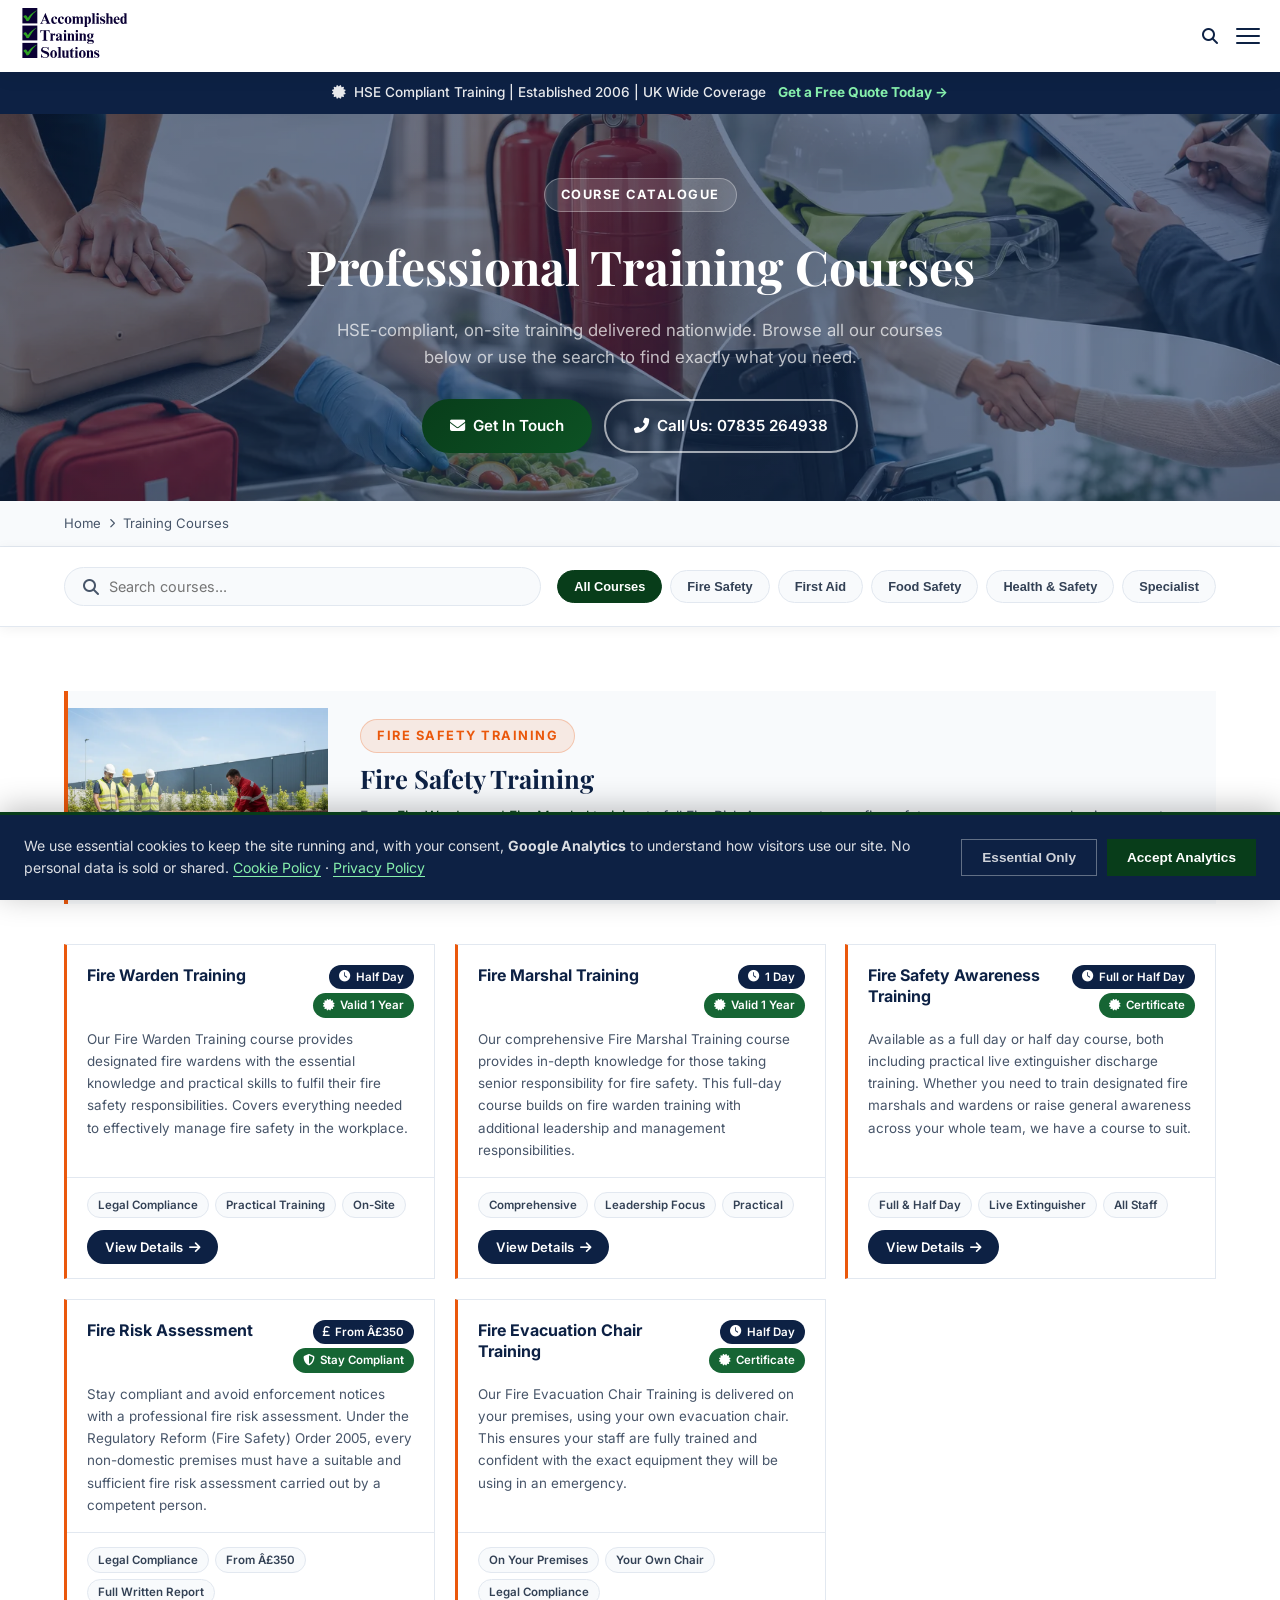
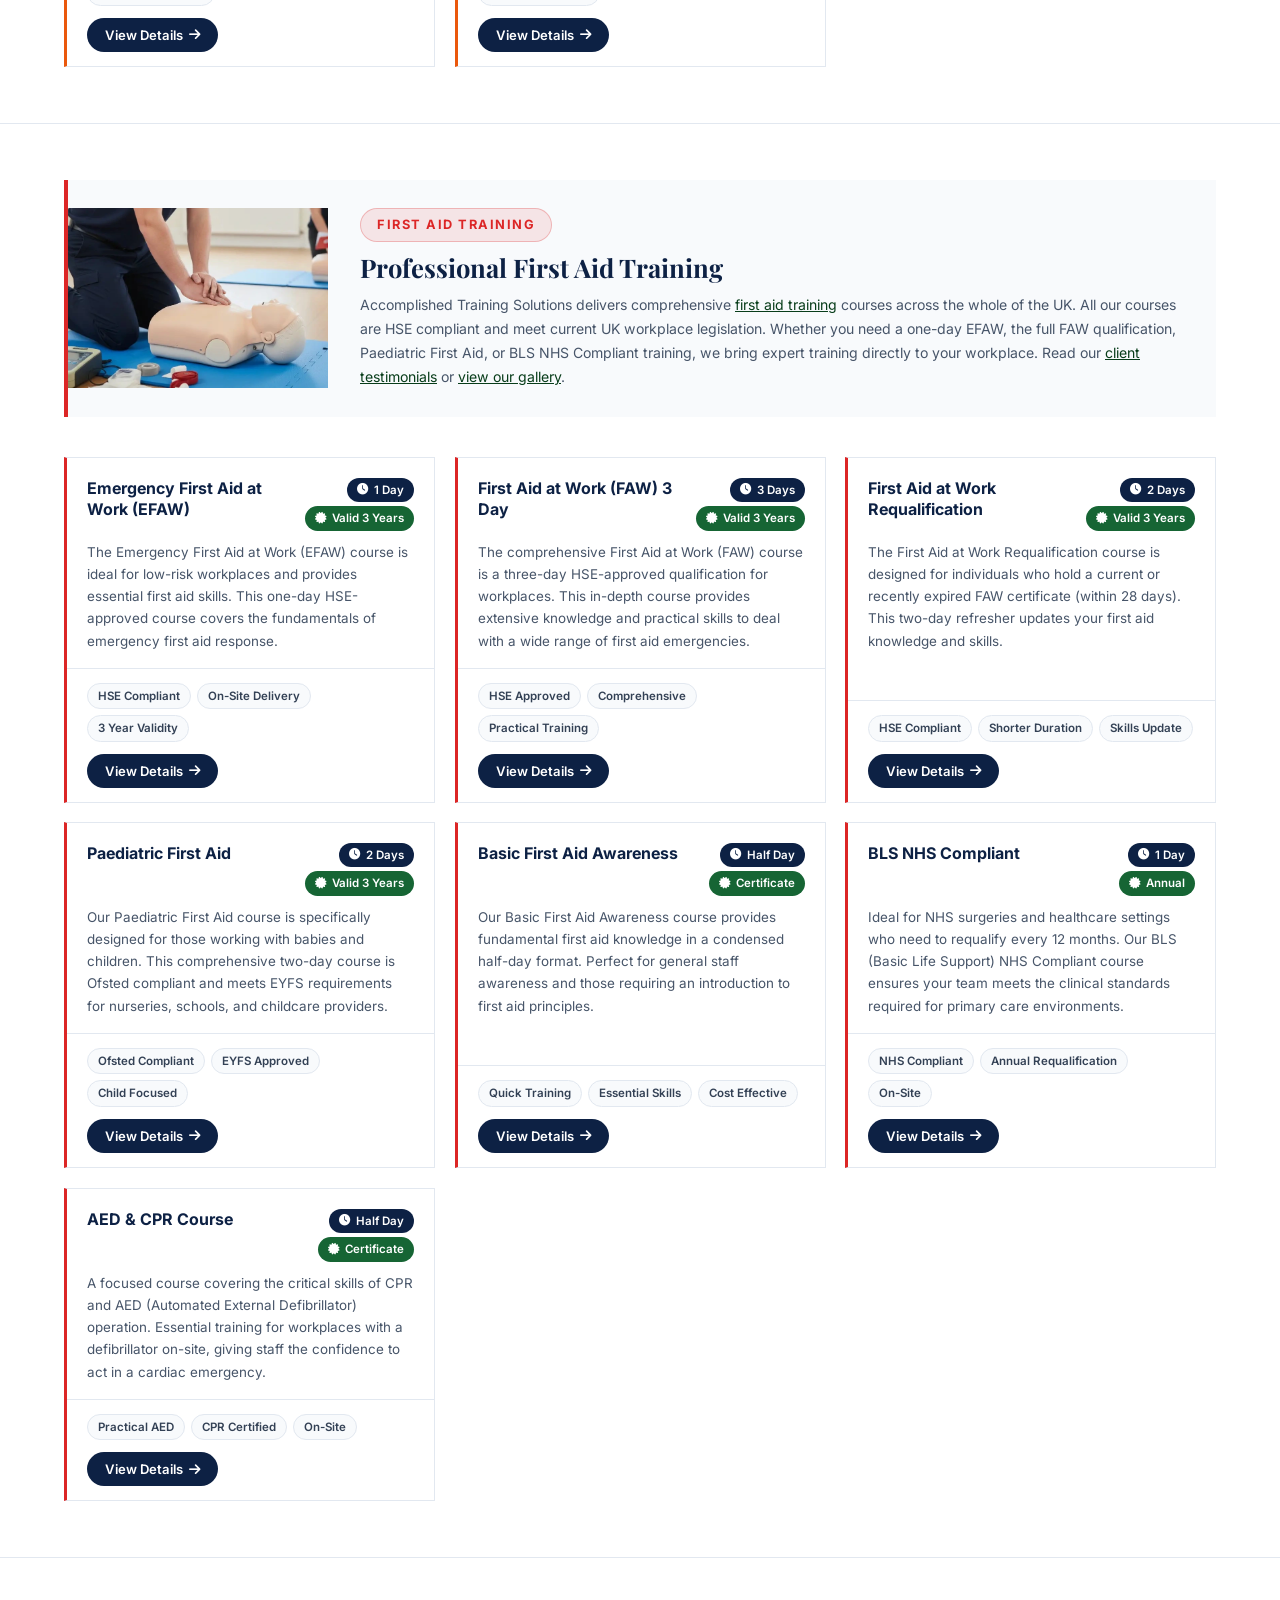
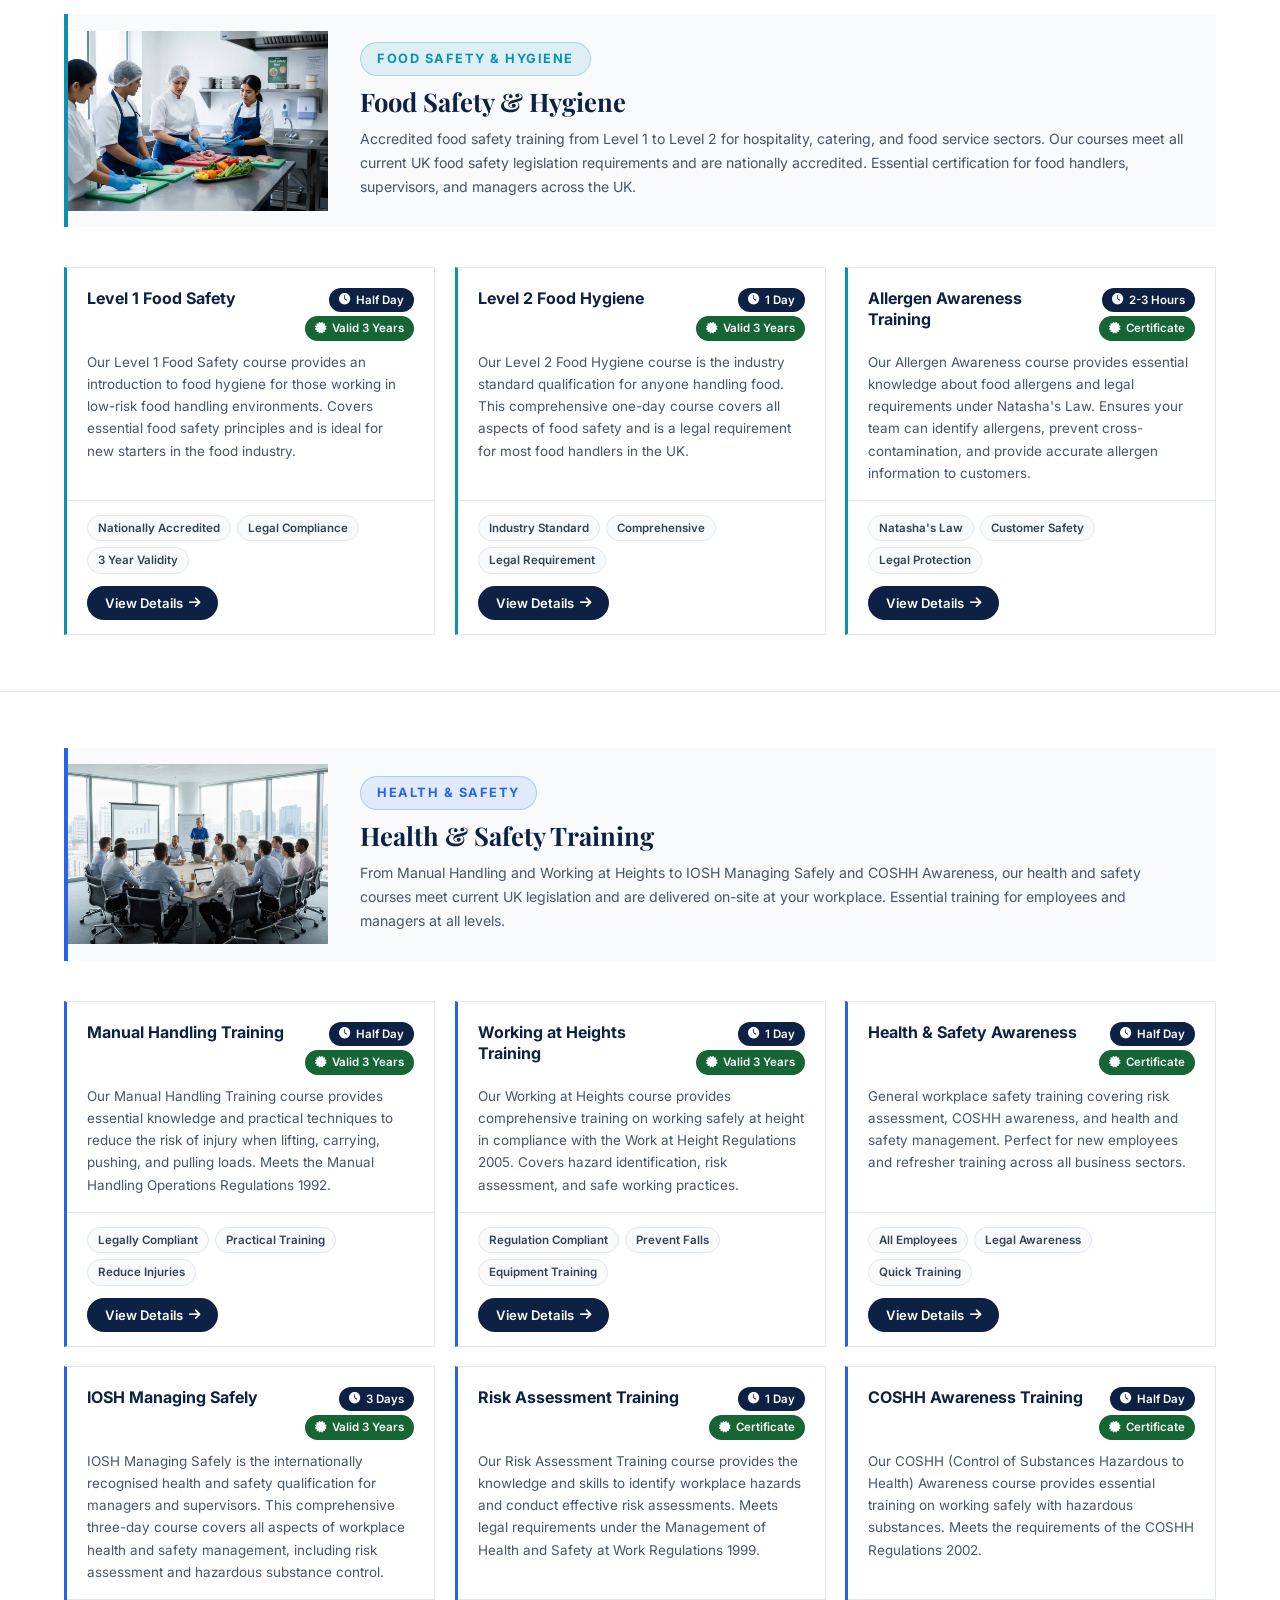
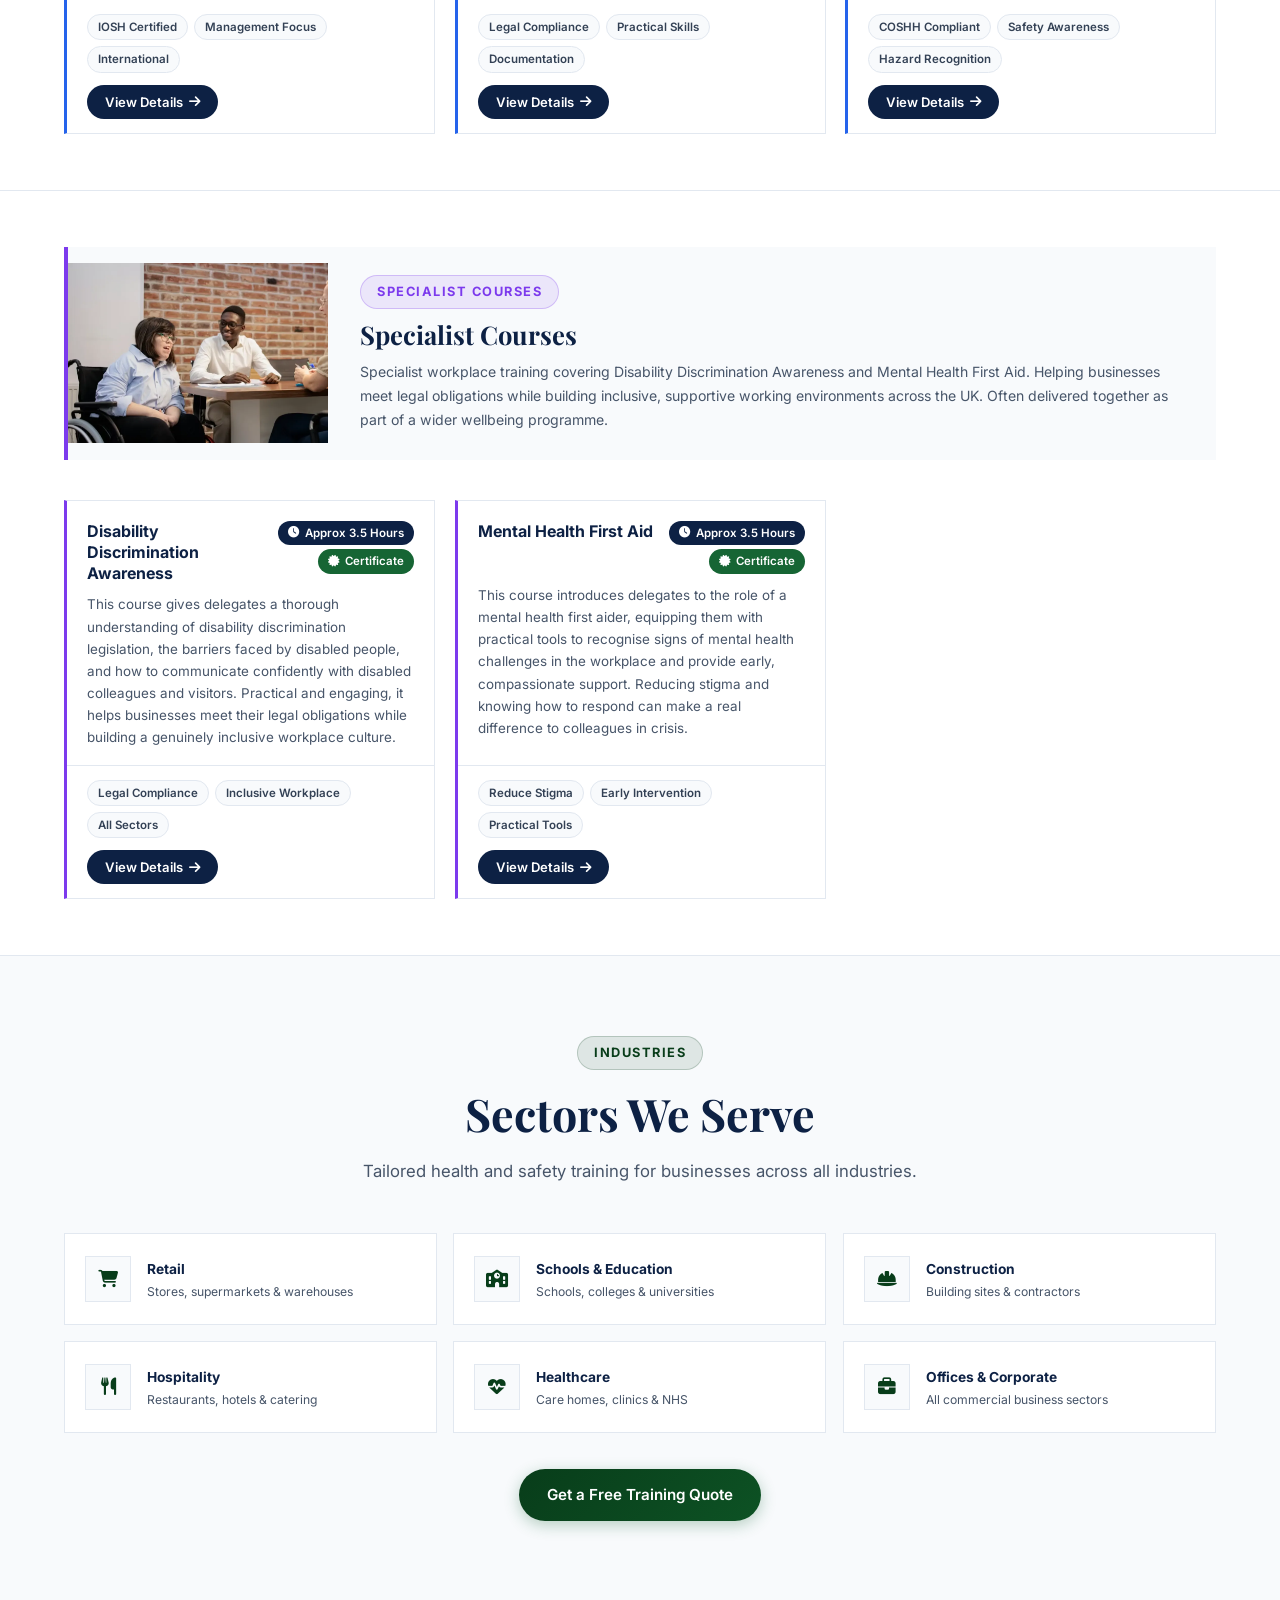
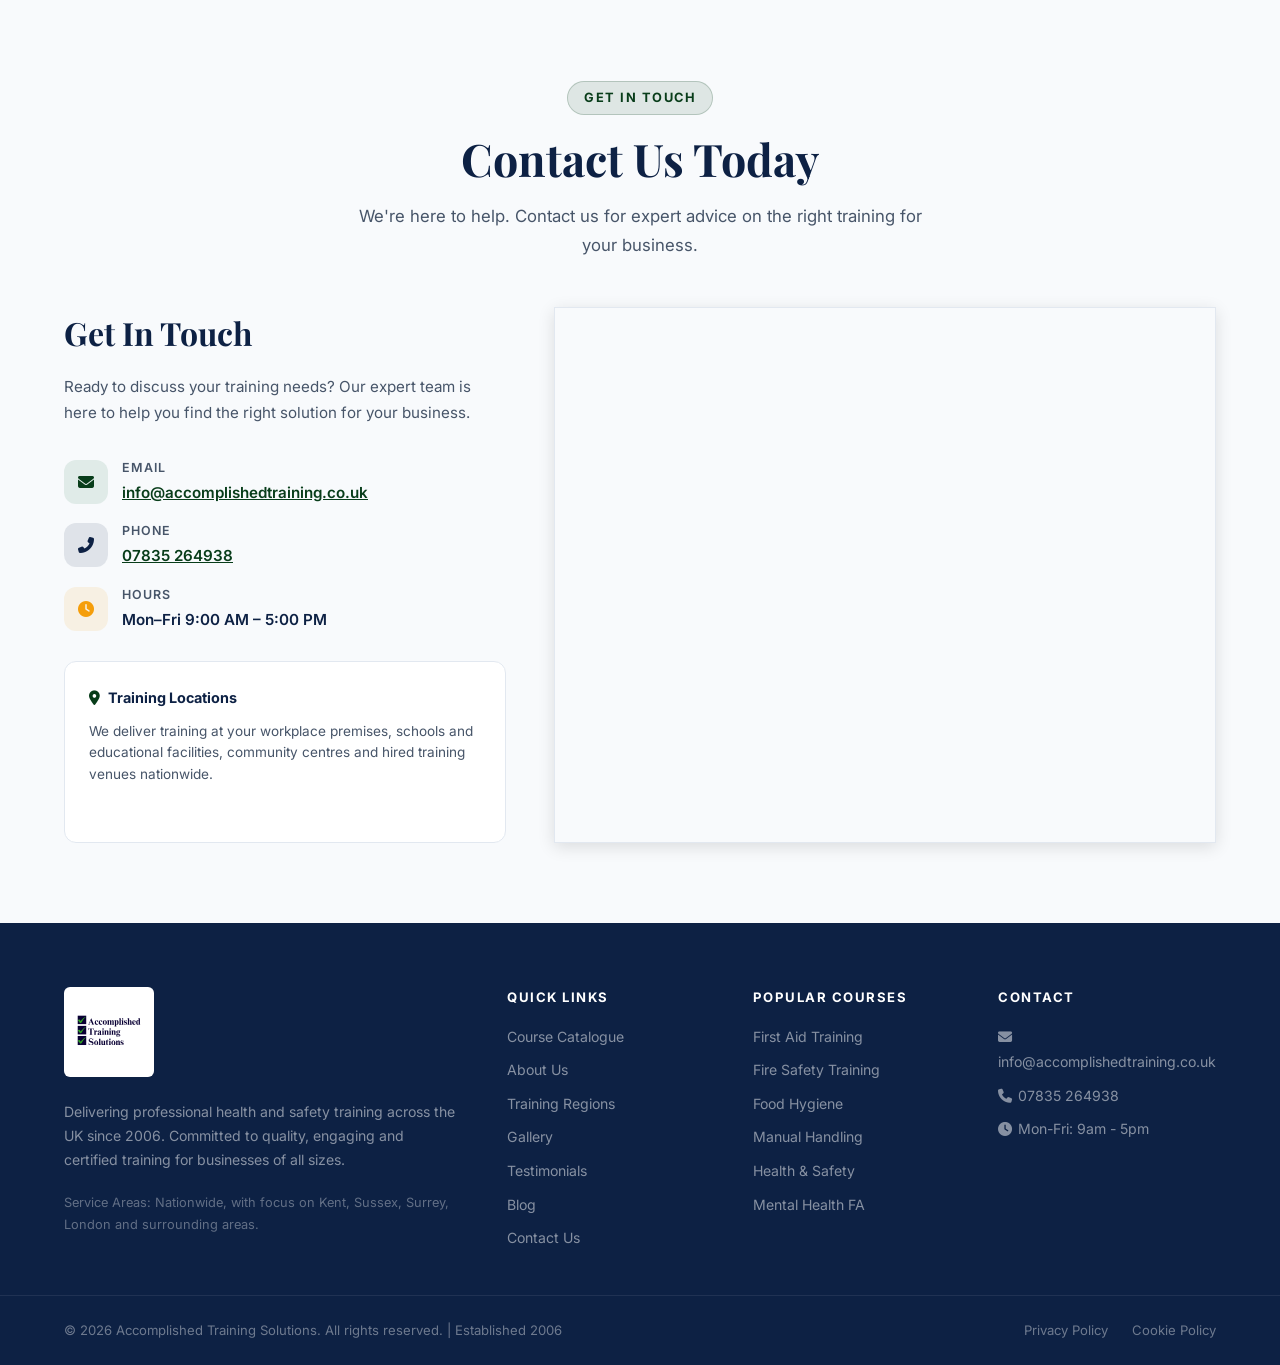
<file: courses.html>
<!DOCTYPE html>
<html lang="en">
<head>
    <meta charset="UTF-8">
    <meta name="viewport" content="width=device-width, initial-scale=1.0">
    <title>Course Catalogue - Accomplished Training Solutions</title>
    <link href="https://fonts.googleapis.com/css2?family=Inter:wght@300;400;500;600;700;800;900&family=Playfair+Display:wght@700;800&display=swap" rel="stylesheet">
    <link rel="stylesheet" href="https://cdnjs.cloudflare.com/ajax/libs/font-awesome/6.4.0/css/all.min.css">
    <link rel="stylesheet" href="styles/styles.css">
    <link rel="stylesheet" href="styles/courses.css">
</head>
<body>

<!-- ANNOUNCEMENT BAR -->
<div class="announcement-bar">
    <i class="fas fa-certificate"></i>&nbsp; HSE Compliant Training | Established 2006 | UK Wide Coverage
    <a href="contact.html">Get a Free Quote Today &rarr;</a>
</div>

<!-- NAVBAR -->
<nav class="navbar" id="navbar">
    <div class="navbar-inner">
        <a href="index.html" class="navbar-logo">
            <img src="images/ats-logo.svg" alt="Accomplished Training Solutions" style="height:150px;width:auto;display:block;">
        </a>
        <div class="navbar-right">
            <ul class="navbar-nav">
                <li><a href="about.html">About Us</a></li>
                <li><a href="courses.html" style="color:var(--green);font-weight:700;">Course Catalogue</a></li>
                <li class="nav-item-dropdown">
                    <a href="javascript:void(0)">Training Regions <i class="fas fa-chevron-down nav-dropdown-arrow"></i></a>
                    <div class="nav-dropdown-menu">
                        <a href="london-south-east.html"><i class="fas fa-map-marker-alt"></i> London &amp; South East</a>
                        <a href="south-west-wales.html"><i class="fas fa-map-marker-alt"></i> South West &amp; Wales</a>
                        <a href="midlands.html"><i class="fas fa-map-marker-alt"></i> Midlands</a>
                        <a href="north-england-scotland.html"><i class="fas fa-map-marker-alt"></i> North England &amp; Scotland</a>
                    </div>
                </li>
                <li><a href="gallery.html">Gallery</a></li>
                <li><a href="testimonials.html">Testimonials</a></li>
                <li class="nav-item-dropdown">
                    <a href="blog.html">Blog <i class="fas fa-chevron-down nav-dropdown-arrow"></i></a>
                    <div class="nav-dropdown-menu">
                        <a href="blog.html"><i class="fas fa-th-list"></i> All Blog Posts</a>
                        <a href="blog-fire-safety-london.html"><i class="fas fa-fire"></i> Fire Safety Training in London</a>
                        <a href="blog-first-aid-training.html"><i class="fas fa-heart"></i> Why First Aid Training is Crucial</a>
                    </div>
                </li>
            </ul>
            <div class="navbar-divider"></div>
            <button class="search-btn" id="searchToggle" aria-label="Search"><i class="fas fa-search"></i></button>
            <div class="navbar-divider"></div>
            <a href="tel:07835264938" class="navbar-phone"><i class="fas fa-phone-alt"></i> 07835 264938</a>
            <a href="contact.html" class="btn-primary" style="padding:10px 20px;font-size:0.87rem;margin-left:16px;"><i class="fas fa-file-alt"></i> Free Quote</a>
        </div>
        <div class="nav-mobile-right">
            <button class="search-btn search-btn-mobile" id="searchToggleMobile"><i class="fas fa-search"></i></button>
            <div class="hamburger" id="hamburger"><span></span><span></span><span></span></div>
        </div>
    </div>

    <!-- Search dropdown -->
    <div class="search-overlay" id="searchOverlay">
        <div class="search-bar">
            <i class="fas fa-search"></i>
            <input type="text" id="searchInput" placeholder="Search courses, topics, regions..." autocomplete="off">
            <button class="search-close" id="searchClose"><i class="fas fa-times"></i></button>
        </div>
        <div class="search-results" id="searchResults"></div>
        <div class="search-no-results" id="searchNoResults">No results found. Try a different search term.</div>
    </div>

    <div class="mobile-menu" id="mobileMenu">
        <a href="about.html">About Us</a>
        <a href="courses.html">Course Catalogue</a>
        <div class="mob-drop">
            <button class="mob-drop-btn" id="mobRegionsBtn">Training Regions <i class="fas fa-chevron-down mob-chevron"></i></button>
            <div class="mob-drop-body" id="mobRegionsBody">
                <a href="london-south-east.html"><i class="fas fa-map-marker-alt"></i> London &amp; South East</a>
                <a href="south-west-wales.html"><i class="fas fa-map-marker-alt"></i> South West &amp; Wales</a>
                <a href="midlands.html"><i class="fas fa-map-marker-alt"></i> Midlands</a>
                <a href="north-england-scotland.html"><i class="fas fa-map-marker-alt"></i> North England &amp; Scotland</a>
            </div>
        </div>
        <a href="gallery.html">Gallery</a>
        <a href="testimonials.html">Testimonials</a>
        <div class="mob-drop">
            <div class="mob-drop-split">
                <a href="blog.html">Blog</a>
                <button class="mob-drop-chevron" id="mobBlogBtn"><i class="fas fa-chevron-down mob-chevron"></i></button>
            </div>
            <div class="mob-drop-body" id="mobBlogBody">
                <a href="blog-fire-safety-london.html"><i class="fas fa-fire"></i> Fire Safety Training in London</a>
                <a href="blog-first-aid-training.html"><i class="fas fa-heart"></i> Why First Aid Training is Crucial</a>
            </div>
        </div>
        <a href="contact.html">Contact</a>
        <a href="tel:07835264938" style="color:var(--green);font-weight:700;border-bottom:none;"><i class="fas fa-phone-alt"></i> 07835 264938</a>
    </div>
</nav>

<!-- PAGE HERO -->
<section class="page-hero">
    <div class="container">
        <span class="section-tag">Course Catalogue</span>
        <h1>Professional Training Courses</h1>
        <p>HSE-compliant, on-site training delivered nationwide. Browse all our courses below or use the search to find exactly what you need.</p>
        <div style="display:flex;flex-wrap:wrap;justify-content:center;gap:12px;margin-top:28px;">
            <a href="contact.html" class="btn-primary"><i class="fas fa-envelope"></i> Get In Touch</a>
            <a href="tel:07835264938" class="btn-secondary"><i class="fas fa-phone-alt"></i> Call Us: 07835 264938</a>
        </div>
    </div>
</section>

<!-- BREADCRUMB -->
<div class="breadcrumb-bar">
    <div class="container">
        <nav class="breadcrumb-nav">
            <a href="index.html">Home</a>
            <i class="fas fa-chevron-right"></i>
            <span>Training Courses</span>
        </nav>
    </div>
</div>

<!-- SEARCH & FILTER BAR -->
<div class="catalogue-filter-bar">
    <div class="container filter-bar-inner">
        <div class="catalogue-search-wrap">
            <i class="fas fa-search"></i>
            <input type="text" id="catalogueSearch" placeholder="Search courses...">
        </div>
        <div class="filter-pills">
            <button class="filter-pill active" data-filter="all">All Courses</button>
            <button class="filter-pill" data-filter="fire-safety">Fire Safety</button>
            <button class="filter-pill" data-filter="first-aid">First Aid</button>
            <button class="filter-pill" data-filter="food-safety">Food Safety</button>
            <button class="filter-pill" data-filter="health-safety">Health &amp; Safety</button>
            <button class="filter-pill" data-filter="specialist">Specialist</button>
        </div>
    </div>
</div>

<div class="container" style="padding-top:8px;">
    <div class="no-results" id="noResults">
        <h3>No courses found</h3>
        <p>Try a different search term or clear the filter.</p>
    </div>
</div>

<!-- ============================================================ -->
<!-- FIRE SAFETY -->
<!-- ============================================================ -->
<div class="catalogue-section" data-category="fire-safety" id="fire-safety">
    <div class="container">
        <div class="category-header">
            <div class="category-img">
                <img src="images/fire-warden-training.webp" alt="Fire Safety Training">
            </div>
            <div class="category-info">
                <span class="section-tag">Fire Safety Training</span>
                <h2>Fire Safety Training</h2>
                <p>From <a href="blog-fire-safety-london.html">Fire Warden and Fire Marshal training</a> to full Fire Risk Assessments, our fire safety courses ensure your business meets the requirements of the Regulatory Reform (Fire Safety) Order 2005. All training is delivered on-site at your premises nationwide.</p>
            </div>
        </div>

        <div class="catalogue-grid">

            <!-- Fire Warden -->
            <div class="catalogue-card" data-category="fire-safety" data-search="fire warden training half day 1 year">
                <div class="card-top">
                    <div class="card-title-row">
                        <h3>Fire Warden Training</h3>
                        <div class="card-badges">
                            <span class="card-badge duration"><i class="fas fa-clock"></i> Half Day</span>
                            <span class="card-badge validity"><i class="fas fa-certificate"></i> Valid 1 Year</span>
                        </div>
                    </div>
                </div>
                <p class="card-desc">Our Fire Warden Training course provides designated fire wardens with the essential knowledge and practical skills to fulfil their fire safety responsibilities. Covers everything needed to effectively manage fire safety in the workplace.</p>
                <div class="card-details" hidden>
                    <div class="expand-group">
                        <h4><i class="fas fa-list-check"></i> Course Content</h4>
                        <ul>
                            <li>Fire warden roles and responsibilities</li>
                            <li>Fire safety legislation and workplace requirements</li>
                            <li>Fire prevention and risk awareness</li>
                            <li>Fire extinguisher types and their uses</li>
                            <li>Emergency evacuation procedures</li>
                            <li>Assembly point management</li>
                            <li>Conducting fire drills</li>
                            <li>Communication during emergencies</li>
                            <li>Identifying fire hazards in the workplace</li>
                        </ul>
                    </div>
                    <div class="expand-group">
                        <h4><i class="fas fa-users"></i> Who Should Attend?</h4>
                        <p>Essential for designated fire wardens, health and safety officers, and any employee with fire safety responsibilities. Every workplace should have trained fire wardens on each floor or in each department.</p>
                    </div>
                </div>
                <div class="card-footer">
                    <div class="card-benefits">
                        <span class="benefit-chip">Legal Compliance</span>
                        <span class="benefit-chip">Practical Training</span>
                        <span class="benefit-chip">On-Site</span>
                    </div>
                    <button class="btn-view-details" onclick="openCourseModal(this.closest('.catalogue-card'))">View Details <i class="fas fa-arrow-right"></i></button>
                </div>
            </div>

            <!-- Fire Marshal -->
            <div class="catalogue-card" data-category="fire-safety" data-search="fire marshal training 1 day full day senior">
                <div class="card-top">
                    <div class="card-title-row">
                        <h3>Fire Marshal Training</h3>
                        <div class="card-badges">
                            <span class="card-badge duration"><i class="fas fa-clock"></i> 1 Day</span>
                            <span class="card-badge validity"><i class="fas fa-certificate"></i> Valid 1 Year</span>
                        </div>
                    </div>
                </div>
                <p class="card-desc">Our comprehensive Fire Marshal Training course provides in-depth knowledge for those taking senior responsibility for fire safety. This full-day course builds on fire warden training with additional leadership and management responsibilities.</p>
                <div class="card-details" hidden>
                    <div class="expand-group">
                        <h4><i class="fas fa-list-check"></i> Course Content</h4>
                        <ul>
                            <li>Advanced fire safety legislation and compliance</li>
                            <li>Fire marshal roles, duties and legal responsibilities</li>
                            <li>Comprehensive fire risk assessment principles</li>
                            <li>Fire prevention strategies and control measures</li>
                            <li>Fire detection and alarm systems</li>
                            <li>Fire extinguisher selection and practical use</li>
                            <li>Emergency evacuation planning and management</li>
                            <li>Managing evacuations for vulnerable persons</li>
                            <li>Coordinating with emergency services</li>
                            <li>Managing and training fire wardens</li>
                        </ul>
                    </div>
                    <div class="expand-group">
                        <h4><i class="fas fa-users"></i> Who Should Attend?</h4>
                        <p>Ideal for senior fire marshals, facilities managers, health and safety managers, building managers, and those with overall responsibility for fire safety in larger premises or multi-floor buildings.</p>
                    </div>
                </div>
                <div class="card-footer">
                    <div class="card-benefits">
                        <span class="benefit-chip">Comprehensive</span>
                        <span class="benefit-chip">Leadership Focus</span>
                        <span class="benefit-chip">Practical</span>
                    </div>
                    <button class="btn-view-details" onclick="openCourseModal(this.closest('.catalogue-card'))">View Details <i class="fas fa-arrow-right"></i></button>
                </div>
            </div>

            <!-- Fire Safety Awareness -->
            <div class="catalogue-card" data-category="fire-safety" data-search="fire safety awareness live extinguisher full half day all staff">
                <div class="card-top">
                    <div class="card-title-row">
                        <h3>Fire Safety Awareness Training</h3>
                        <div class="card-badges">
                            <span class="card-badge duration"><i class="fas fa-clock"></i> Full or Half Day</span>
                            <span class="card-badge validity"><i class="fas fa-certificate"></i> Certificate</span>
                        </div>
                    </div>
                </div>
                <p class="card-desc">Available as a full day or half day course, both including practical live extinguisher discharge training. Whether you need to train designated fire marshals and wardens or raise general awareness across your whole team, we have a course to suit.</p>
                <div class="card-details" hidden>
                    <div class="expand-group">
                        <h4><i class="fas fa-list-check"></i> Course Content</h4>
                        <ul>
                            <li>Basic fire safety principles and the fire triangle</li>
                            <li>Common causes of fires in the workplace</li>
                            <li>Fire prevention and good housekeeping</li>
                            <li>Understanding fire alarms and warnings</li>
                            <li>Emergency evacuation procedures</li>
                            <li>Assembly points and roll calls</li>
                            <li>Fire exit routes and signage</li>
                            <li>Live fire extinguisher discharge training</li>
                            <li>Reporting fire hazards and concerns</li>
                        </ul>
                    </div>
                    <div class="expand-group">
                        <h4><i class="fas fa-users"></i> Who Should Attend?</h4>
                        <p>Essential for all employees, new starters requiring induction training, office staff, retail workers, and anyone working in a shared building. Helps fulfil your legal duty to provide fire safety information to all staff.</p>
                    </div>
                </div>
                <div class="card-footer">
                    <div class="card-benefits">
                        <span class="benefit-chip">Full &amp; Half Day</span>
                        <span class="benefit-chip">Live Extinguisher</span>
                        <span class="benefit-chip">All Staff</span>
                    </div>
                    <button class="btn-view-details" onclick="openCourseModal(this.closest('.catalogue-card'))">View Details <i class="fas fa-arrow-right"></i></button>
                </div>
            </div>

            <!-- Fire Risk Assessment -->
            <div class="catalogue-card" data-category="fire-safety" data-search="fire risk assessment from Â£350 legal compliance premises">
                <div class="card-top">
                    <div class="card-title-row">
                        <h3>Fire Risk Assessment</h3>
                        <div class="card-badges">
                            <span class="card-badge duration"><i class="fas fa-pound-sign"></i> From Â£350</span>
                            <span class="card-badge validity"><i class="fas fa-shield-alt"></i> Stay Compliant</span>
                        </div>
                    </div>
                </div>
                <p class="card-desc">Stay compliant and avoid enforcement notices with a professional fire risk assessment. Under the Regulatory Reform (Fire Safety) Order 2005, every non-domestic premises must have a suitable and sufficient fire risk assessment carried out by a competent person.</p>
                <div class="card-details" hidden>
                    <div class="expand-group">
                        <h4><i class="fas fa-list-check"></i> What's Included</h4>
                        <ul>
                            <li>Pre-inspection questionnaire</li>
                            <li>Full inspection of your premises by a qualified assessor</li>
                            <li>Comprehensive written report detailing hazards found</li>
                            <li>Clear guidance on how to eradicate or make safe every hazard</li>
                            <li>Action plan to bring premises into full legal compliance</li>
                            <li>Documentation suitable for enforcing authorities</li>
                        </ul>
                    </div>
                    <div class="expand-group">
                        <h4><i class="fas fa-exclamation-triangle"></i> Why You Need One</h4>
                        <p>Failure to have a fire risk assessment in place can result in enforcement notices, prohibition notices, and significant fines. Our assessments give you peace of mind that your premises, staff and visitors are protected.</p>
                    </div>
                </div>
                <div class="card-footer">
                    <div class="card-benefits">
                        <span class="benefit-chip">Legal Compliance</span>
                        <span class="benefit-chip">From Â£350</span>
                        <span class="benefit-chip">Full Written Report</span>
                    </div>
                    <button class="btn-view-details" onclick="openCourseModal(this.closest('.catalogue-card'))">View Details <i class="fas fa-arrow-right"></i></button>
                </div>
            </div>

            <!-- Evacuation Chair -->
            <div class="catalogue-card" data-category="fire-safety" data-search="fire evacuation chair training half day mobility disabled">
                <div class="card-top">
                    <div class="card-title-row">
                        <h3>Fire Evacuation Chair Training</h3>
                        <div class="card-badges">
                            <span class="card-badge duration"><i class="fas fa-clock"></i> Half Day</span>
                            <span class="card-badge validity"><i class="fas fa-certificate"></i> Certificate</span>
                        </div>
                    </div>
                </div>
                <p class="card-desc">Our Fire Evacuation Chair Training is delivered on your premises, using your own evacuation chair. This ensures your staff are fully trained and confident with the exact equipment they will be using in an emergency.</p>
                <div class="card-details" hidden>
                    <div class="expand-group">
                        <h4><i class="fas fa-list-check"></i> Course Content</h4>
                        <ul>
                            <li>Purpose and importance of evacuation chairs</li>
                            <li>Legal responsibilities for evacuating people with mobility impairments</li>
                            <li>Pre-use checks and equipment familiarisation</li>
                            <li>Safe operating procedures for your specific chair</li>
                            <li>Practical hands-on operation on your premises stairways</li>
                            <li>Communicating with and reassuring the person being evacuated</li>
                            <li>Personal Emergency Evacuation Plans (PEEPs)</li>
                            <li>Post-evacuation procedures and equipment storage</li>
                        </ul>
                    </div>
                    <div class="expand-group">
                        <h4><i class="fas fa-users"></i> Who Should Attend?</h4>
                        <p>Essential for fire wardens, marshals, reception staff, facilities teams, and any employee who may be called upon to assist with the evacuation of a colleague or visitor with a mobility impairment.</p>
                    </div>
                </div>
                <div class="card-footer">
                    <div class="card-benefits">
                        <span class="benefit-chip">On Your Premises</span>
                        <span class="benefit-chip">Your Own Chair</span>
                        <span class="benefit-chip">Legal Compliance</span>
                    </div>
                    <button class="btn-view-details" onclick="openCourseModal(this.closest('.catalogue-card'))">View Details <i class="fas fa-arrow-right"></i></button>
                </div>
            </div>

        </div>
    </div>
</div>

<!-- ============================================================ -->
<!-- FIRST AID -->
<!-- ============================================================ -->
<div class="catalogue-section" data-category="first-aid" id="first-aid">
    <div class="container">
        <div class="category-header">
            <div class="category-img">
                <img src="images/first-aid.webp" alt="First Aid Training">
            </div>
            <div class="category-info">
                <span class="section-tag">First Aid Training</span>
                <h2>Professional First Aid Training</h2>
                <p>Accomplished Training Solutions delivers comprehensive <a href="blog-first-aid-training.html">first aid training</a> courses across the whole of the UK. All our courses are HSE compliant and meet current UK workplace legislation. Whether you need a one-day EFAW, the full FAW qualification, Paediatric First Aid, or BLS NHS Compliant training, we bring expert training directly to your workplace. Read our <a href="testimonials.html">client testimonials</a> or <a href="gallery.html">view our gallery</a>.</p>
            </div>
        </div>

        <div class="catalogue-grid">

            <!-- EFAW -->
            <div class="catalogue-card" data-category="first-aid" data-search="emergency first aid at work efaw first aid">
                <div class="card-top">
                    <div class="card-title-row">
                        <h3>Emergency First Aid at Work (EFAW)</h3>
                        <div class="card-badges">
                            <span class="card-badge duration"><i class="fas fa-clock"></i> 1 Day</span>
                            <span class="card-badge validity"><i class="fas fa-certificate"></i> Valid 3 Years</span>
                        </div>
                    </div>
                </div>
                <p class="card-desc">The Emergency First Aid at Work (EFAW) course is ideal for low-risk workplaces and provides essential first aid skills. This one-day HSE-approved course covers the fundamentals of emergency first aid response.</p>
                <div class="card-details" hidden>
                    <div class="expand-group">
                        <h4><i class="fas fa-list-check"></i> Course Content</h4>
                        <ul>
                            <li>Roles and responsibilities of a first aider</li>
                            <li>Assessing an incident and managing casualties</li>
                            <li>CPR and use of defibrillators (AED)</li>
                            <li>Managing an unresponsive casualty</li>
                            <li>Treating wounds and bleeding</li>
                            <li>Minor injuries including burns and scalds</li>
                            <li>Shock management</li>
                        </ul>
                    </div>
                    <div class="expand-group">
                        <h4><i class="fas fa-users"></i> Who Should Attend?</h4>
                        <p>Suitable for employees in lower-risk environments, those requiring basic first aid knowledge, and businesses with smaller teams. Also ideal for refresher training or those wanting fundamental first aid skills.</p>
                    </div>
                </div>
                <div class="card-footer">
                    <div class="card-benefits">
                        <span class="benefit-chip">HSE Compliant</span>
                        <span class="benefit-chip">On-Site Delivery</span>
                        <span class="benefit-chip">3 Year Validity</span>
                    </div>
                    <button class="btn-view-details" onclick="openCourseModal(this.closest('.catalogue-card'))">View Details <i class="fas fa-arrow-right"></i></button>
                </div>
            </div>

            <!-- FAW -->
            <div class="catalogue-card" data-category="first-aid" data-search="first aid at work faw 3 day">
                <div class="card-top">
                    <div class="card-title-row">
                        <h3>First Aid at Work (FAW) 3 Day</h3>
                        <div class="card-badges">
                            <span class="card-badge duration"><i class="fas fa-clock"></i> 3 Days</span>
                            <span class="card-badge validity"><i class="fas fa-certificate"></i> Valid 3 Years</span>
                        </div>
                    </div>
                </div>
                <p class="card-desc">The comprehensive First Aid at Work (FAW) course is a three-day HSE-approved qualification for workplaces. This in-depth course provides extensive knowledge and practical skills to deal with a wide range of first aid emergencies.</p>
                <div class="card-details" hidden>
                    <div class="expand-group">
                        <h4><i class="fas fa-list-check"></i> Course Content</h4>
                        <ul>
                            <li>Roles, responsibilities and health &amp; safety legislation</li>
                            <li>Assessing incidents and managing emergency situations</li>
                            <li>CPR and AED use</li>
                            <li>Managing unresponsive casualties and choking</li>
                            <li>Wounds, bleeding, shock and minor injuries</li>
                            <li>Fractures, dislocations and spinal injuries</li>
                            <li>Chest injuries and medical emergencies</li>
                            <li>Anaphylaxis, heart attacks, strokes, asthma and diabetes</li>
                            <li>Poisoning and electrical injuries</li>
                            <li>Recording and reporting accidents</li>
                        </ul>
                    </div>
                    <div class="expand-group">
                        <h4><i class="fas fa-users"></i> Who Should Attend?</h4>
                        <p>Essential for designated workplace first aiders, employees in higher-risk environments (construction, manufacturing, warehouses), and businesses where the HSE requires qualified first aiders.</p>
                    </div>
                </div>
                <div class="card-footer">
                    <div class="card-benefits">
                        <span class="benefit-chip">HSE Approved</span>
                        <span class="benefit-chip">Comprehensive</span>
                        <span class="benefit-chip">Practical Training</span>
                    </div>
                    <button class="btn-view-details" onclick="openCourseModal(this.closest('.catalogue-card'))">View Details <i class="fas fa-arrow-right"></i></button>
                </div>
            </div>

            <!-- FAW Requalification -->
            <div class="catalogue-card" data-category="first-aid" data-search="first aid at work requalification faw renewal">
                <div class="card-top">
                    <div class="card-title-row">
                        <h3>First Aid at Work Requalification</h3>
                        <div class="card-badges">
                            <span class="card-badge duration"><i class="fas fa-clock"></i> 2 Days</span>
                            <span class="card-badge validity"><i class="fas fa-certificate"></i> Valid 3 Years</span>
                        </div>
                    </div>
                </div>
                <p class="card-desc">The First Aid at Work Requalification course is designed for individuals who hold a current or recently expired FAW certificate (within 28 days). This two-day refresher updates your first aid knowledge and skills.</p>
                <div class="card-details" hidden>
                    <div class="expand-group">
                        <h4><i class="fas fa-list-check"></i> Course Content</h4>
                        <ul>
                            <li>Review of first aider roles and responsibilities</li>
                            <li>Updated emergency response procedures</li>
                            <li>CPR and AED refresher training</li>
                            <li>Treating casualties with various injuries and conditions</li>
                            <li>Latest first aid techniques and protocols</li>
                            <li>Practical scenario-based assessments</li>
                        </ul>
                    </div>
                    <div class="expand-group">
                        <h4><i class="fas fa-users"></i> Who Should Attend?</h4>
                        <p>For anyone who currently holds a First Aid at Work certificate that is due to expire or has expired within the last 28 days. If expired more than 28 days, the full 3-day FAW course is required.</p>
                    </div>
                </div>
                <div class="card-footer">
                    <div class="card-benefits">
                        <span class="benefit-chip">HSE Compliant</span>
                        <span class="benefit-chip">Shorter Duration</span>
                        <span class="benefit-chip">Skills Update</span>
                    </div>
                    <button class="btn-view-details" onclick="openCourseModal(this.closest('.catalogue-card'))">View Details <i class="fas fa-arrow-right"></i></button>
                </div>
            </div>

            <!-- Paediatric First Aid -->
            <div class="catalogue-card" data-category="first-aid" data-search="paediatric first aid children ofsted eyfs nursery">
                <div class="card-top">
                    <div class="card-title-row">
                        <h3>Paediatric First Aid</h3>
                        <div class="card-badges">
                            <span class="card-badge duration"><i class="fas fa-clock"></i> 2 Days</span>
                            <span class="card-badge validity"><i class="fas fa-certificate"></i> Valid 3 Years</span>
                        </div>
                    </div>
                </div>
                <p class="card-desc">Our Paediatric First Aid course is specifically designed for those working with babies and children. This comprehensive two-day course is Ofsted compliant and meets EYFS requirements for nurseries, schools, and childcare providers.</p>
                <div class="card-details" hidden>
                    <div class="expand-group">
                        <h4><i class="fas fa-list-check"></i> Course Content</h4>
                        <ul>
                            <li>Roles and responsibilities when caring for children</li>
                            <li>Infant and child CPR techniques</li>
                            <li>Managing choking in babies and children</li>
                            <li>Treating wounds and bleeding in children</li>
                            <li>Burns, scalds and electrical injuries</li>
                            <li>Common childhood illnesses and allergies</li>
                            <li>Febrile convulsions and meningitis recognition</li>
                            <li>Asthma and anaphylaxis in children</li>
                            <li>Head and spinal injuries</li>
                        </ul>
                    </div>
                    <div class="expand-group">
                        <h4><i class="fas fa-users"></i> Who Should Attend?</h4>
                        <p>Essential for nursery staff, childminders, teachers, teaching assistants, sports coaches, and anyone working with children. Mandatory for Ofsted registered childcare providers.</p>
                    </div>
                </div>
                <div class="card-footer">
                    <div class="card-benefits">
                        <span class="benefit-chip">Ofsted Compliant</span>
                        <span class="benefit-chip">EYFS Approved</span>
                        <span class="benefit-chip">Child Focused</span>
                    </div>
                    <button class="btn-view-details" onclick="openCourseModal(this.closest('.catalogue-card'))">View Details <i class="fas fa-arrow-right"></i></button>
                </div>
            </div>

            <!-- Basic First Aid Awareness -->
            <div class="catalogue-card" data-category="first-aid" data-search="basic first aid awareness half day introduction">
                <div class="card-top">
                    <div class="card-title-row">
                        <h3>Basic First Aid Awareness</h3>
                        <div class="card-badges">
                            <span class="card-badge duration"><i class="fas fa-clock"></i> Half Day</span>
                            <span class="card-badge validity"><i class="fas fa-certificate"></i> Certificate</span>
                        </div>
                    </div>
                </div>
                <p class="card-desc">Our Basic First Aid Awareness course provides fundamental first aid knowledge in a condensed half-day format. Perfect for general staff awareness and those requiring an introduction to first aid principles.</p>
                <div class="card-details" hidden>
                    <div class="expand-group">
                        <h4><i class="fas fa-list-check"></i> Course Content</h4>
                        <ul>
                            <li>Introduction to first aid principles</li>
                            <li>Emergency response basics</li>
                            <li>CPR awareness</li>
                            <li>Dealing with common injuries</li>
                            <li>When to call for help</li>
                            <li>Basic wound care</li>
                        </ul>
                    </div>
                    <div class="expand-group">
                        <h4><i class="fas fa-users"></i> Who Should Attend?</h4>
                        <p>Ideal for all employees who want basic first aid awareness, companies providing general health and safety training, and those who want to support designated first aiders. Not a regulated qualification but provides valuable awareness training.</p>
                    </div>
                </div>
                <div class="card-footer">
                    <div class="card-benefits">
                        <span class="benefit-chip">Quick Training</span>
                        <span class="benefit-chip">Essential Skills</span>
                        <span class="benefit-chip">Cost Effective</span>
                    </div>
                    <button class="btn-view-details" onclick="openCourseModal(this.closest('.catalogue-card'))">View Details <i class="fas fa-arrow-right"></i></button>
                </div>
            </div>

            <!-- BLS NHS -->
            <div class="catalogue-card" data-category="first-aid" data-search="bls nhs basic life support healthcare surgery annual">
                <div class="card-top">
                    <div class="card-title-row">
                        <h3>BLS NHS Compliant</h3>
                        <div class="card-badges">
                            <span class="card-badge duration"><i class="fas fa-clock"></i> 1 Day</span>
                            <span class="card-badge validity"><i class="fas fa-certificate"></i> Annual</span>
                        </div>
                    </div>
                </div>
                <p class="card-desc">Ideal for NHS surgeries and healthcare settings who need to requalify every 12 months. Our BLS (Basic Life Support) NHS Compliant course ensures your team meets the clinical standards required for primary care environments.</p>
                <div class="card-details" hidden>
                    <div class="expand-group">
                        <h4><i class="fas fa-list-check"></i> Course Content</h4>
                        <ul>
                            <li>The Primary Survey</li>
                            <li>Assessing and treating an unconscious casualty</li>
                            <li>The Recovery Position</li>
                            <li>Summoning help</li>
                            <li>Recognising Agonal/Normal breathing</li>
                            <li>CPR: adult, adolescent and babies</li>
                            <li>Choking: adult, adolescent and babies</li>
                            <li>AED operation</li>
                            <li>Anaphylaxis</li>
                        </ul>
                    </div>
                    <div class="expand-group">
                        <h4><i class="fas fa-users"></i> Who Should Attend?</h4>
                        <p>Designed for NHS surgery staff, GP practice teams, and healthcare professionals who require annual Basic Life Support requalification in line with NHS and Resuscitation Council guidelines.</p>
                    </div>
                </div>
                <div class="card-footer">
                    <div class="card-benefits">
                        <span class="benefit-chip">NHS Compliant</span>
                        <span class="benefit-chip">Annual Requalification</span>
                        <span class="benefit-chip">On-Site</span>
                    </div>
                    <button class="btn-view-details" onclick="openCourseModal(this.closest('.catalogue-card'))">View Details <i class="fas fa-arrow-right"></i></button>
                </div>
            </div>

            <!-- AED & CPR -->
            <div class="catalogue-card" data-category="first-aid" data-search="aed cpr defibrillator cardiac emergency half day">
                <div class="card-top">
                    <div class="card-title-row">
                        <h3>AED &amp; CPR Course</h3>
                        <div class="card-badges">
                            <span class="card-badge duration"><i class="fas fa-clock"></i> Half Day</span>
                            <span class="card-badge validity"><i class="fas fa-certificate"></i> Certificate</span>
                        </div>
                    </div>
                </div>
                <p class="card-desc">A focused course covering the critical skills of CPR and AED (Automated External Defibrillator) operation. Essential training for workplaces with a defibrillator on-site, giving staff the confidence to act in a cardiac emergency.</p>
                <div class="card-details" hidden>
                    <div class="expand-group">
                        <h4><i class="fas fa-list-check"></i> Course Content</h4>
                        <ul>
                            <li>The Primary Survey</li>
                            <li>Assessing and treating an unconscious casualty</li>
                            <li>The Recovery Position</li>
                            <li>Summoning help</li>
                            <li>Recognising Agonal/Normal breathing</li>
                            <li>CPR: adult, adolescent and babies</li>
                            <li>AED operation</li>
                        </ul>
                    </div>
                    <div class="expand-group">
                        <h4><i class="fas fa-users"></i> Who Should Attend?</h4>
                        <p>Suitable for any workplace with an AED on-site, first aiders wanting to refresh CPR and defibrillator skills, and teams requiring a focused cardiac emergency response refresher.</p>
                    </div>
                </div>
                <div class="card-footer">
                    <div class="card-benefits">
                        <span class="benefit-chip">Practical AED</span>
                        <span class="benefit-chip">CPR Certified</span>
                        <span class="benefit-chip">On-Site</span>
                    </div>
                    <button class="btn-view-details" onclick="openCourseModal(this.closest('.catalogue-card'))">View Details <i class="fas fa-arrow-right"></i></button>
                </div>
            </div>

        </div><!-- /catalogue-grid -->
    </div>
</div>



<!-- ============================================================ -->
<!-- FOOD SAFETY -->
<!-- ============================================================ -->
<div class="catalogue-section" data-category="food-safety" id="food-safety">
    <div class="container">
        <div class="category-header">
            <div class="category-img">
                <img src="images/food-hygiene.webp" alt="Food Safety Training">
            </div>
            <div class="category-info">
                <span class="section-tag">Food Safety &amp; Hygiene</span>
                <h2>Food Safety &amp; Hygiene</h2>
                <p>Accredited food safety training from Level 1 to Level 2 for hospitality, catering, and food service sectors. Our courses meet all current UK food safety legislation requirements and are nationally accredited. Essential certification for food handlers, supervisors, and managers across the UK.</p>
            </div>
        </div>

        <div class="catalogue-grid">

            <!-- Level 1 -->
            <div class="catalogue-card" data-category="food-safety" data-search="level 1 food safety hygiene half day hospitality">
                <div class="card-top">
                    <div class="card-title-row">
                        <h3>Level 1 Food Safety</h3>
                        <div class="card-badges">
                            <span class="card-badge duration"><i class="fas fa-clock"></i> Half Day</span>
                            <span class="card-badge validity"><i class="fas fa-certificate"></i> Valid 3 Years</span>
                        </div>
                    </div>
                </div>
                <p class="card-desc">Our Level 1 Food Safety course provides an introduction to food hygiene for those working in low-risk food handling environments. Covers essential food safety principles and is ideal for new starters in the food industry.</p>
                <div class="card-details" hidden>
                    <div class="expand-group">
                        <h4><i class="fas fa-list-check"></i> Course Content</h4>
                        <ul>
                            <li>Introduction to food safety and hygiene</li>
                            <li>Understanding food contamination and bacteria</li>
                            <li>Personal hygiene practices</li>
                            <li>Food storage and temperature control basics</li>
                            <li>Cleaning and disinfection principles</li>
                            <li>Pest awareness and prevention</li>
                            <li>Legal responsibilities in food safety</li>
                            <li>Food allergen awareness</li>
                        </ul>
                    </div>
                    <div class="expand-group">
                        <h4><i class="fas fa-users"></i> Who Should Attend?</h4>
                        <p>Ideal for staff in low-risk food handling roles, porters, bar staff, waiting staff, room service attendants, and those new to the food industry requiring basic food safety knowledge.</p>
                    </div>
                </div>
                <div class="card-footer">
                    <div class="card-benefits">
                        <span class="benefit-chip">Nationally Accredited</span>
                        <span class="benefit-chip">Legal Compliance</span>
                        <span class="benefit-chip">3 Year Validity</span>
                    </div>
                    <button class="btn-view-details" onclick="openCourseModal(this.closest('.catalogue-card'))">View Details <i class="fas fa-arrow-right"></i></button>
                </div>
            </div>

            <!-- Level 2 -->
            <div class="catalogue-card" data-category="food-safety" data-search="level 2 food hygiene 1 day industry standard haccp">
                <div class="card-top">
                    <div class="card-title-row">
                        <h3>Level 2 Food Hygiene</h3>
                        <div class="card-badges">
                            <span class="card-badge duration"><i class="fas fa-clock"></i> 1 Day</span>
                            <span class="card-badge validity"><i class="fas fa-certificate"></i> Valid 3 Years</span>
                        </div>
                    </div>
                </div>
                <p class="card-desc">Our Level 2 Food Hygiene course is the industry standard qualification for anyone handling food. This comprehensive one-day course covers all aspects of food safety and is a legal requirement for most food handlers in the UK.</p>
                <div class="card-details" hidden>
                    <div class="expand-group">
                        <h4><i class="fas fa-list-check"></i> Course Content</h4>
                        <ul>
                            <li>Food safety legislation and enforcement</li>
                            <li>Microbiological hazards and food poisoning bacteria</li>
                            <li>High-risk and low-risk foods</li>
                            <li>Personal hygiene and protective clothing</li>
                            <li>Temperature control and monitoring</li>
                            <li>Cross-contamination prevention</li>
                            <li>Cleaning, disinfection and sanitization</li>
                            <li>Pest control and prevention</li>
                            <li>Food allergen management and labeling</li>
                            <li>HACCP awareness</li>
                        </ul>
                    </div>
                    <div class="expand-group">
                        <h4><i class="fas fa-users"></i> Who Should Attend?</h4>
                        <p>Essential for chefs, cooks, kitchen assistants, catering staff, food production workers, retail food handlers, and anyone who handles, prepares or serves food in a professional capacity.</p>
                    </div>
                </div>
                <div class="card-footer">
                    <div class="card-benefits">
                        <span class="benefit-chip">Industry Standard</span>
                        <span class="benefit-chip">Comprehensive</span>
                        <span class="benefit-chip">Legal Requirement</span>
                    </div>
                    <button class="btn-view-details" onclick="openCourseModal(this.closest('.catalogue-card'))">View Details <i class="fas fa-arrow-right"></i></button>
                </div>
            </div>

            <!-- Allergen Awareness -->
            <div class="catalogue-card" data-category="food-safety" data-search="allergen awareness natashas law 14 allergens certificate">
                <div class="card-top">
                    <div class="card-title-row">
                        <h3>Allergen Awareness Training</h3>
                        <div class="card-badges">
                            <span class="card-badge duration"><i class="fas fa-clock"></i> 2-3 Hours</span>
                            <span class="card-badge validity"><i class="fas fa-certificate"></i> Certificate</span>
                        </div>
                    </div>
                </div>
                <p class="card-desc">Our Allergen Awareness course provides essential knowledge about food allergens and legal requirements under Natasha's Law. Ensures your team can identify allergens, prevent cross-contamination, and provide accurate allergen information to customers.</p>
                <div class="card-details" hidden>
                    <div class="expand-group">
                        <h4><i class="fas fa-list-check"></i> Course Content</h4>
                        <ul>
                            <li>Understanding food allergies and intolerances</li>
                            <li>The 14 major food allergens</li>
                            <li>Legal requirements and Natasha's Law</li>
                            <li>Allergen labeling and information requirements</li>
                            <li>Preventing allergen cross-contamination</li>
                            <li>Menu planning and allergen documentation</li>
                            <li>Safe food preparation for allergen sufferers</li>
                            <li>Communicating allergen information to customers</li>
                            <li>Responding to allergen emergencies</li>
                        </ul>
                    </div>
                    <div class="expand-group">
                        <h4><i class="fas fa-users"></i> Who Should Attend?</h4>
                        <p>Essential for all food handlers, kitchen staff, waiting staff, bar staff, catering managers, and anyone involved in food preparation, service or customer communication in restaurants, cafes, hotels, and catering businesses.</p>
                    </div>
                </div>
                <div class="card-footer">
                    <div class="card-benefits">
                        <span class="benefit-chip">Natasha's Law</span>
                        <span class="benefit-chip">Customer Safety</span>
                        <span class="benefit-chip">Legal Protection</span>
                    </div>
                    <button class="btn-view-details" onclick="openCourseModal(this.closest('.catalogue-card'))">View Details <i class="fas fa-arrow-right"></i></button>
                </div>
            </div>

        </div>
    </div>
</div>

<!-- ============================================================ -->
<!-- HEALTH & SAFETY -->
<!-- ============================================================ -->
<div class="catalogue-section" data-category="health-safety" id="health-safety">
    <div class="container">
        <div class="category-header">
            <div class="category-img">
                <img src="images/health-and-safety-coporate.webp" alt="Health and Safety Training">
            </div>
            <div class="category-info">
                <span class="section-tag">Health &amp; Safety</span>
                <h2>Health &amp; Safety Training</h2>
                <p>From Manual Handling and Working at Heights to IOSH Managing Safely and COSHH Awareness, our health and safety courses meet current UK legislation and are delivered on-site at your workplace. Essential training for employees and managers at all levels.</p>
            </div>
        </div>

        <div class="catalogue-grid">

            <!-- Manual Handling -->
            <div class="catalogue-card" data-category="health-safety" data-search="manual handling training half day lifting carrying regulations 1992">
                <div class="card-top">
                    <div class="card-title-row">
                        <h3>Manual Handling Training</h3>
                        <div class="card-badges">
                            <span class="card-badge duration"><i class="fas fa-clock"></i> Half Day</span>
                            <span class="card-badge validity"><i class="fas fa-certificate"></i> Valid 3 Years</span>
                        </div>
                    </div>
                </div>
                <p class="card-desc">Our Manual Handling Training course provides essential knowledge and practical techniques to reduce the risk of injury when lifting, carrying, pushing, and pulling loads. Meets the Manual Handling Operations Regulations 1992.</p>
                <div class="card-details" hidden>
                    <div class="expand-group">
                        <h4><i class="fas fa-list-check"></i> Course Content</h4>
                        <ul>
                            <li>Manual handling legislation and regulations</li>
                            <li>Common manual handling injuries and their causes</li>
                            <li>Anatomy of the spine and musculoskeletal system</li>
                            <li>Risk assessment for manual handling tasks</li>
                            <li>Safe lifting techniques and practical exercises</li>
                            <li>Pushing, pulling, and carrying techniques</li>
                            <li>Use of mechanical aids and equipment</li>
                            <li>Team handling and communication</li>
                        </ul>
                    </div>
                    <div class="expand-group">
                        <h4><i class="fas fa-users"></i> Who Should Attend?</h4>
                        <p>Essential for warehouse staff, delivery drivers, healthcare workers, retail employees, maintenance staff, and anyone who regularly handles loads as part of their role. Suitable for all industries.</p>
                    </div>
                </div>
                <div class="card-footer">
                    <div class="card-benefits">
                        <span class="benefit-chip">Legally Compliant</span>
                        <span class="benefit-chip">Practical Training</span>
                        <span class="benefit-chip">Reduce Injuries</span>
                    </div>
                    <button class="btn-view-details" onclick="openCourseModal(this.closest('.catalogue-card'))">View Details <i class="fas fa-arrow-right"></i></button>
                </div>
            </div>

            <!-- Working at Heights -->
            <div class="catalogue-card" data-category="health-safety" data-search="working at heights training 1 day fall prevention regulations 2005">
                <div class="card-top">
                    <div class="card-title-row">
                        <h3>Working at Heights Training</h3>
                        <div class="card-badges">
                            <span class="card-badge duration"><i class="fas fa-clock"></i> 1 Day</span>
                            <span class="card-badge validity"><i class="fas fa-certificate"></i> Valid 3 Years</span>
                        </div>
                    </div>
                </div>
                <p class="card-desc">Our Working at Heights course provides comprehensive training on working safely at height in compliance with the Work at Height Regulations 2005. Covers hazard identification, risk assessment, and safe working practices.</p>
                <div class="card-details" hidden>
                    <div class="expand-group">
                        <h4><i class="fas fa-list-check"></i> Course Content</h4>
                        <ul>
                            <li>Work at Height Regulations 2005 overview</li>
                            <li>Legal duties and responsibilities</li>
                            <li>Identifying hazards when working at height</li>
                            <li>Risk assessment and hierarchy of control</li>
                            <li>Selection and inspection of equipment (ladders, scaffolds, towers)</li>
                            <li>Safe use of ladders and stepladders</li>
                            <li>MEWP awareness</li>
                            <li>Fall prevention and fall protection systems</li>
                            <li>PPE for height work</li>
                            <li>Emergency procedures and rescue planning</li>
                        </ul>
                    </div>
                    <div class="expand-group">
                        <h4><i class="fas fa-users"></i> Who Should Attend?</h4>
                        <p>Critical for construction workers, maintenance technicians, facilities managers, roofers, window cleaners, electricians, and anyone who works at height. Essential for supervisors responsible for height work activities.</p>
                    </div>
                </div>
                <div class="card-footer">
                    <div class="card-benefits">
                        <span class="benefit-chip">Regulation Compliant</span>
                        <span class="benefit-chip">Prevent Falls</span>
                        <span class="benefit-chip">Equipment Training</span>
                    </div>
                    <button class="btn-view-details" onclick="openCourseModal(this.closest('.catalogue-card'))">View Details <i class="fas fa-arrow-right"></i></button>
                </div>
            </div>

            <!-- H&S Awareness -->
            <div class="catalogue-card" data-category="health-safety" data-search="health safety awareness half day all employees induction certificate">
                <div class="card-top">
                    <div class="card-title-row">
                        <h3>Health &amp; Safety Awareness</h3>
                        <div class="card-badges">
                            <span class="card-badge duration"><i class="fas fa-clock"></i> Half Day</span>
                            <span class="card-badge validity"><i class="fas fa-certificate"></i> Certificate</span>
                        </div>
                    </div>
                </div>
                <p class="card-desc">General workplace safety training covering risk assessment, COSHH awareness, and health and safety management. Perfect for new employees and refresher training across all business sectors.</p>
                <div class="card-details" hidden>
                    <div class="expand-group">
                        <h4><i class="fas fa-list-check"></i> Course Content</h4>
                        <ul>
                            <li>Overview of UK health and safety legislation</li>
                            <li>Employee and employer responsibilities</li>
                            <li>Common workplace hazards and risks</li>
                            <li>Accident prevention and reporting</li>
                            <li>Personal protective equipment (PPE)</li>
                            <li>Safe use of equipment and machinery</li>
                            <li>Fire safety basics</li>
                            <li>First aid awareness</li>
                            <li>Display screen equipment (DSE) safety</li>
                        </ul>
                    </div>
                    <div class="expand-group">
                        <h4><i class="fas fa-users"></i> Who Should Attend?</h4>
                        <p>Suitable for all employees, new starters, office workers, and anyone requiring general health and safety awareness. Ideal for induction training and ensuring all staff understand basic workplace safety principles.</p>
                    </div>
                </div>
                <div class="card-footer">
                    <div class="card-benefits">
                        <span class="benefit-chip">All Employees</span>
                        <span class="benefit-chip">Legal Awareness</span>
                        <span class="benefit-chip">Quick Training</span>
                    </div>
                    <button class="btn-view-details" onclick="openCourseModal(this.closest('.catalogue-card'))">View Details <i class="fas fa-arrow-right"></i></button>
                </div>
            </div>

            <!-- IOSH -->
            <div class="catalogue-card" data-category="health-safety" data-search="iosh managing safely 3 days managers supervisors internationally recognised">
                <div class="card-top">
                    <div class="card-title-row">
                        <h3>IOSH Managing Safely</h3>
                        <div class="card-badges">
                            <span class="card-badge duration"><i class="fas fa-clock"></i> 3 Days</span>
                            <span class="card-badge validity"><i class="fas fa-certificate"></i> Valid 3 Years</span>
                        </div>
                    </div>
                </div>
                <p class="card-desc">IOSH Managing Safely is the internationally recognised health and safety qualification for managers and supervisors. This comprehensive three-day course covers all aspects of workplace health and safety management, including risk assessment and hazardous substance control.</p>
                <div class="card-details" hidden>
                    <div class="expand-group">
                        <h4><i class="fas fa-list-check"></i> Course Content</h4>
                        <ul>
                            <li>Introducing managing safely</li>
                            <li>Assessing and controlling risks in the workplace</li>
                            <li>Understanding responsibilities and legal frameworks</li>
                            <li>Understanding hazards and their consequences</li>
                            <li>Investigating incidents and learning from failures</li>
                            <li>Measuring performance and monitoring systems</li>
                            <li>Protecting the environment</li>
                            <li>Risk assessment practical exercises</li>
                            <li>Written test and practical risk assessment</li>
                        </ul>
                    </div>
                    <div class="expand-group">
                        <h4><i class="fas fa-users"></i> Who Should Attend?</h4>
                        <p>Essential for managers, supervisors, team leaders, and anyone with health and safety responsibilities. Suitable for all industries and sectors. Provides internationally recognised IOSH certification upon successful completion.</p>
                    </div>
                </div>
                <div class="card-footer">
                    <div class="card-benefits">
                        <span class="benefit-chip">IOSH Certified</span>
                        <span class="benefit-chip">Management Focus</span>
                        <span class="benefit-chip">International</span>
                    </div>
                    <button class="btn-view-details" onclick="openCourseModal(this.closest('.catalogue-card'))">View Details <i class="fas fa-arrow-right"></i></button>
                </div>
            </div>

            <!-- Risk Assessment -->
            <div class="catalogue-card" data-category="health-safety" data-search="risk assessment training 1 day workplace hazards five steps certificate">
                <div class="card-top">
                    <div class="card-title-row">
                        <h3>Risk Assessment Training</h3>
                        <div class="card-badges">
                            <span class="card-badge duration"><i class="fas fa-clock"></i> 1 Day</span>
                            <span class="card-badge validity"><i class="fas fa-certificate"></i> Certificate</span>
                        </div>
                    </div>
                </div>
                <p class="card-desc">Our Risk Assessment Training course provides the knowledge and skills to identify workplace hazards and conduct effective risk assessments. Meets legal requirements under the Management of Health and Safety at Work Regulations 1999.</p>
                <div class="card-details" hidden>
                    <div class="expand-group">
                        <h4><i class="fas fa-list-check"></i> Course Content</h4>
                        <ul>
                            <li>Health and safety legislation and requirements</li>
                            <li>Understanding hazards, risks, and controls</li>
                            <li>The five steps of risk assessment</li>
                            <li>Identifying workplace hazards</li>
                            <li>Evaluating risks and control measures</li>
                            <li>Recording findings and creating action plans</li>
                            <li>Implementing control measures hierarchy</li>
                            <li>Review and monitoring of assessments</li>
                            <li>Specific risk assessments (manual handling, COSHH, DSE)</li>
                            <li>Practical risk assessment exercises</li>
                        </ul>
                    </div>
                    <div class="expand-group">
                        <h4><i class="fas fa-users"></i> Who Should Attend?</h4>
                        <p>Essential for health and safety officers, managers, supervisors, and anyone responsible for conducting workplace risk assessments. Suitable for all industries requiring documented risk assessment procedures.</p>
                    </div>
                </div>
                <div class="card-footer">
                    <div class="card-benefits">
                        <span class="benefit-chip">Legal Compliance</span>
                        <span class="benefit-chip">Practical Skills</span>
                        <span class="benefit-chip">Documentation</span>
                    </div>
                    <button class="btn-view-details" onclick="openCourseModal(this.closest('.catalogue-card'))">View Details <i class="fas fa-arrow-right"></i></button>
                </div>
            </div>

            <!-- COSHH -->
            <div class="catalogue-card" data-category="health-safety" data-search="coshh awareness hazardous substances half day regulations 2002 certificate">
                <div class="card-top">
                    <div class="card-title-row">
                        <h3>COSHH Awareness Training</h3>
                        <div class="card-badges">
                            <span class="card-badge duration"><i class="fas fa-clock"></i> Half Day</span>
                            <span class="card-badge validity"><i class="fas fa-certificate"></i> Certificate</span>
                        </div>
                    </div>
                </div>
                <p class="card-desc">Our COSHH (Control of Substances Hazardous to Health) Awareness course provides essential training on working safely with hazardous substances. Meets the requirements of the COSHH Regulations 2002.</p>
                <div class="card-details" hidden>
                    <div class="expand-group">
                        <h4><i class="fas fa-list-check"></i> Course Content</h4>
                        <ul>
                            <li>Introduction to COSHH Regulations 2002</li>
                            <li>Understanding hazardous substances in the workplace</li>
                            <li>Health effects of exposure to hazardous substances</li>
                            <li>Routes of entry into the body</li>
                            <li>Understanding safety data sheets (SDS)</li>
                            <li>Hazard symbols and labeling (CLP/GHS)</li>
                            <li>COSHH risk assessment principles</li>
                            <li>Control measures and hierarchy of control</li>
                            <li>PPE for hazardous substances</li>
                            <li>Emergency procedures and spill response</li>
                        </ul>
                    </div>
                    <div class="expand-group">
                        <h4><i class="fas fa-users"></i> Who Should Attend?</h4>
                        <p>Essential for employees working with cleaning chemicals, solvents, paints, adhesives, or any hazardous substances. Suitable for manufacturing, laboratories, cleaning staff, maintenance teams, and healthcare workers.</p>
                    </div>
                </div>
                <div class="card-footer">
                    <div class="card-benefits">
                        <span class="benefit-chip">COSHH Compliant</span>
                        <span class="benefit-chip">Safety Awareness</span>
                        <span class="benefit-chip">Hazard Recognition</span>
                    </div>
                    <button class="btn-view-details" onclick="openCourseModal(this.closest('.catalogue-card'))">View Details <i class="fas fa-arrow-right"></i></button>
                </div>
            </div>

        </div>
    </div>
</div>

<!-- ============================================================ -->
<!-- SPECIALIST COURSES -->
<!-- ============================================================ -->
<div class="catalogue-section" data-category="specialist" id="specialist">
    <div class="container">
        <div class="category-header">
            <div class="category-img">
                <img src="images/disability-discrimination-awareness-card.webp" alt="Specialist Training" style="object-position: left center;">
            </div>
            <div class="category-info">
                <span class="section-tag">Specialist Courses</span>
                <h2>Specialist Courses</h2>
                <p>Specialist workplace training covering Disability Discrimination Awareness and Mental Health First Aid. Helping businesses meet legal obligations while building inclusive, supportive working environments across the UK. Often delivered together as part of a wider wellbeing programme.</p>
            </div>
        </div>

        <div class="catalogue-grid">

            <!-- Disability Discrimination -->
            <div class="catalogue-card" data-category="specialist" data-search="disability discrimination awareness 3.5 hours dda legal inclusive workplace">
                <div class="card-top">
                    <div class="card-title-row">
                        <h3>Disability Discrimination Awareness</h3>
                        <div class="card-badges">
                            <span class="card-badge duration"><i class="fas fa-clock"></i> Approx 3.5 Hours</span>
                            <span class="card-badge validity"><i class="fas fa-certificate"></i> Certificate</span>
                        </div>
                    </div>
                </div>
                <p class="card-desc">This course gives delegates a thorough understanding of disability discrimination legislation, the barriers faced by disabled people, and how to communicate confidently with disabled colleagues and visitors. Practical and engaging, it helps businesses meet their legal obligations while building a genuinely inclusive workplace culture.</p>
                <div class="card-details" hidden>
                    <div class="expand-group">
                        <h4><i class="fas fa-list-check"></i> Course Content</h4>
                        <ul>
                            <li>The Disability Discrimination Act 1995 and employment legislation</li>
                            <li>Provision of goods and services</li>
                            <li>Facilities and reasonable adjustments</li>
                            <li>Removal of barriers for disabled visitors and workers</li>
                            <li>Disability etiquette in the workplace</li>
                            <li>Mobility, learning difficulties, mental health, visual and hearing impairments</li>
                            <li>Hidden impairments and long-term health conditions</li>
                            <li>Physical, informational and attitudinal barriers</li>
                            <li>Confidence and competence in communicating with disabled people</li>
                            <li>The Medical Model vs The Social Model of disability</li>
                        </ul>
                    </div>
                    <div class="expand-group">
                        <h4><i class="fas fa-users"></i> Who Should Attend?</h4>
                        <p>Essential for HR managers, team leaders, customer-facing staff, facilities managers, and any employee whose role involves interacting with or managing disabled colleagues or customers. Suitable for all business sectors.</p>
                    </div>
                </div>
                <div class="card-footer">
                    <div class="card-benefits">
                        <span class="benefit-chip">Legal Compliance</span>
                        <span class="benefit-chip">Inclusive Workplace</span>
                        <span class="benefit-chip">All Sectors</span>
                    </div>
                    <button class="btn-view-details" onclick="openCourseModal(this.closest('.catalogue-card'))">View Details <i class="fas fa-arrow-right"></i></button>
                </div>
            </div>

            <!-- Mental Health First Aid -->
            <div class="catalogue-card" data-category="specialist" data-search="mental health first aid mhfa 3.5 hours algee wellbeing stigma">
                <div class="card-top">
                    <div class="card-title-row">
                        <h3>Mental Health First Aid</h3>
                        <div class="card-badges">
                            <span class="card-badge duration"><i class="fas fa-clock"></i> Approx 3.5 Hours</span>
                            <span class="card-badge validity"><i class="fas fa-certificate"></i> Certificate</span>
                        </div>
                    </div>
                </div>
                <p class="card-desc">This course introduces delegates to the role of a mental health first aider, equipping them with practical tools to recognise signs of mental health challenges in the workplace and provide early, compassionate support. Reducing stigma and knowing how to respond can make a real difference to colleagues in crisis.</p>
                <div class="card-details" hidden>
                    <div class="expand-group">
                        <h4><i class="fas fa-list-check"></i> Course Content</h4>
                        <ul>
                            <li>Defining the role of a mental health first aider</li>
                            <li>Reducing stigma around mental health</li>
                            <li>Recognising signs of depression, anxiety, psychosis, and substance use</li>
                            <li>The ALGEE Action Plan</li>
                            <li>Assess for risk, listen non-judgementally, give reassurance</li>
                            <li>Encourage professional help and self-help strategies</li>
                            <li>Crisis first aid: suicide risk, panic attacks, self-injury</li>
                            <li>Identifying professional help and local resources</li>
                            <li>Self-care strategies for the helper</li>
                        </ul>
                    </div>
                    <div class="expand-group">
                        <h4><i class="fas fa-users"></i> Who Should Attend?</h4>
                        <p>Ideal for line managers, HR professionals, team leaders, wellbeing champions, and any employee who wants to be better equipped to support a colleague experiencing a mental health challenge. No prior mental health knowledge is required.</p>
                    </div>
                </div>
                <div class="card-footer">
                    <div class="card-benefits">
                        <span class="benefit-chip">Reduce Stigma</span>
                        <span class="benefit-chip">Early Intervention</span>
                        <span class="benefit-chip">Practical Tools</span>
                    </div>
                    <button class="btn-view-details" onclick="openCourseModal(this.closest('.catalogue-card'))">View Details <i class="fas fa-arrow-right"></i></button>
                </div>
            </div>

        </div>
    </div>
</div>

<!-- ============================================================ -->
<!-- COURSE DETAILS MODAL -->
<!-- ============================================================ -->
<div class="quote-modal" id="courseModal">
    <div class="modal-overlay" onclick="closeCourseModal()"></div>
    <div class="modal-inner course-modal-inner">
        <div class="modal-head">
            <div>
                <h3 id="courseModalTitle"></h3>
                <div id="courseModalBadges" class="modal-badges"></div>
            </div>
            <button class="modal-close" onclick="closeCourseModal()"><i class="fas fa-times"></i></button>
        </div>
        <div class="modal-body" id="courseModalBody"></div>
        <div class="modal-cta-bar">
            <p>Ready to book this training for your team?</p>
            <button class="btn-primary" id="courseModalQuoteBtn"><i class="fas fa-file-alt"></i> Get a Quote for This Course</button>
        </div>
    </div>
</div>

<!-- ============================================================ -->
<!-- QUOTE MODAL -->
<!-- ============================================================ -->
<div class="quote-modal" id="quoteModal">
    <div class="modal-overlay" onclick="closeQuote()"></div>
    <div class="modal-inner">
        <div class="modal-head">
            <div>
                <h3 id="modalTitle">Get a Quote</h3>
                <p id="modalSubtitle">We'll get back to you within 24 hours.</p>
            </div>
            <button class="modal-close" onclick="closeQuote()"><i class="fas fa-times"></i></button>
        </div>
        <div class="modal-body">
            <form onsubmit="return false;">
                <input type="hidden" id="modalCourseInput" name="course">
                <div class="form-group">
                    <label>Your Name *</label>
                    <input type="text" placeholder="Full name" required>
                </div>
                <div class="form-group">
                    <label>Company Name</label>
                    <input type="text" placeholder="Your company">
                </div>
                <div class="form-group">
                    <label>Email Address *</label>
                    <input type="email" placeholder="your@email.com" required>
                </div>
                <div class="form-group">
                    <label>Phone Number *</label>
                    <input type="tel" placeholder="Your phone number" required>
                </div>
                <div class="form-group">
                    <label>Number of Delegates</label>
                    <input type="number" placeholder="e.g. 12" min="1">
                </div>
                <div class="form-group">
                    <label>Message</label>
                    <textarea rows="3" placeholder="Preferred dates, location, or any questions..."></textarea>
                </div>
                <button type="submit" class="modal-submit">Send Enquiry <i class="fas fa-arrow-right"></i></button>
            </form>
        </div>
    </div>
</div>

<!-- SECTORS -->
<section class="section-padding" style="background:var(--off-white);">
    <div class="container">
        <div class="sectors-header">
            <span class="section-tag">Industries</span>
            <h2 class="section-title">Sectors We Serve</h2>
            <p class="section-subtitle" style="margin:0 auto;">Tailored health and safety training for businesses across all industries.</p>
        </div>
        <div class="sectors-alt-grid">
            <div class="sectors-alt-card"><div class="sectors-alt-icon"><i class="fas fa-shopping-cart"></i></div><div><h4>Retail</h4><p>Stores, supermarkets &amp; warehouses</p></div></div>
            <div class="sectors-alt-card"><div class="sectors-alt-icon"><i class="fas fa-school"></i></div><div><h4>Schools &amp; Education</h4><p>Schools, colleges &amp; universities</p></div></div>
            <div class="sectors-alt-card"><div class="sectors-alt-icon"><i class="fas fa-hard-hat"></i></div><div><h4>Construction</h4><p>Building sites &amp; contractors</p></div></div>
            <div class="sectors-alt-card"><div class="sectors-alt-icon"><i class="fas fa-utensils"></i></div><div><h4>Hospitality</h4><p>Restaurants, hotels &amp; catering</p></div></div>
            <div class="sectors-alt-card"><div class="sectors-alt-icon"><i class="fas fa-heartbeat"></i></div><div><h4>Healthcare</h4><p>Care homes, clinics &amp; NHS</p></div></div>
            <div class="sectors-alt-card"><div class="sectors-alt-icon"><i class="fas fa-briefcase"></i></div><div><h4>Offices &amp; Corporate</h4><p>All commercial business sectors</p></div></div>
        </div>
        <div style="text-align:center;margin-top:36px;">
            <a href="contact.html" class="btn-primary">Get a Free Training Quote</a>
        </div>
    </div>
</section>

<!-- CONTACT -->
<section class="contact-section section-padding" id="contact">
    <div class="container">
        <div style="text-align:center;margin-bottom:48px;">
            <span class="section-tag">Get In Touch</span>
            <h2 class="section-title">Contact Us Today</h2>
            <p class="section-subtitle" style="margin:0 auto;">We're here to help. Contact us for expert advice on the right training for your business.</p>
        </div>
        <div class="contact-grid">
            <div class="contact-info">
                <h2>Get In Touch</h2>
                <p>Ready to discuss your training needs? Our expert team is here to help you find the right solution for your business.</p>
                <div class="contact-items">
                    <div class="contact-item">
                        <div class="contact-item-icon green"><i class="fas fa-envelope"></i></div>
                        <div class="contact-item-text"><strong>Email</strong><span><a href="mailto:info@accomplishedtraining.co.uk">info@accomplishedtraining.co.uk</a></span></div>
                    </div>
                    <div class="contact-item">
                        <div class="contact-item-icon navy"><i class="fas fa-phone-alt"></i></div>
                        <div class="contact-item-text"><strong>Phone</strong><span><a href="tel:07835264938">07835 264938</a></span></div>
                    </div>
                    <div class="contact-item">
                        <div class="contact-item-icon gold"><i class="fas fa-clock"></i></div>
                        <div class="contact-item-text"><strong>Hours</strong><span>Mon&ndash;Fri 9:00 AM &ndash; 5:00 PM</span></div>
                    </div>
                </div>
                <div style="margin-top:28px;padding:24px;background:white;border-radius:var(--radius-md);border:1px solid var(--light-gray);">
                    <h4 style="font-size:0.9rem;font-weight:700;color:var(--navy);margin-bottom:12px;"><i class="fas fa-map-marker-alt" style="color:var(--green);margin-right:8px;"></i>Training Locations</h4>
                    <p style="font-size:0.85rem;color:var(--gray);line-height:1.6;">We deliver training at your workplace premises, schools and educational facilities, community centres and hired training venues nationwide.</p>
                </div>
            </div>
            <div style="position:relative;min-height:420px;height:100%;overflow:hidden;border:1px solid var(--light-gray);box-shadow:var(--shadow-md);">
                <iframe
                    src="https://maps.google.com/maps?q=United+Kingdom&output=embed&z=5"
                    style="position:absolute;top:0;left:0;width:100%;height:100%;border:0;display:block;"
                    allowfullscreen=""
                    loading="lazy"
                    referrerpolicy="no-referrer-when-downgrade"
                    title="ATS Training Coverage, England and Wales">
                </iframe>
            </div>
        </div>
    </div>
</section>

<!-- FOOTER -->
<footer class="footer">
    <div class="footer-main">
        <div class="container">
            <div class="footer-grid">
                <div class="footer-brand">
                    <a href="index.html" class="navbar-logo" style="margin-bottom:0;">
                        <img src="images/ats-logo.svg" alt="Accomplished Training Solutions" style="height:90px;width:auto;display:block;">
                    </a>
                    <p>Delivering professional health and safety training across the UK since 2006. Committed to quality, engaging and certified training for businesses of all sizes.</p>
                    <p style="font-size:0.8rem;color:rgba(255,255,255,0.35);">Service Areas: Nationwide, with focus on Kent, Sussex, Surrey, London and surrounding areas.</p>
                </div>
                <div class="footer-col">
                    <h4>Quick Links</h4>
                    <ul>
                        <li><a href="courses.html">Course Catalogue</a></li>
                        <li><a href="about.html">About Us</a></li>
                        <li><a href="javascript:void(0)">Training Regions</a></li>
                        <li><a href="gallery.html">Gallery</a></li>
                        <li><a href="testimonials.html">Testimonials</a></li>
                        <li><a href="blog.html">Blog</a></li>
                        <li><a href="contact.html">Contact Us</a></li>
                    </ul>
                </div>
                <div class="footer-col">
                    <h4>Popular Courses</h4>
                    <ul>
                        <li><a href="courses.html#first-aid">First Aid Training</a></li>
                        <li><a href="courses.html#fire-safety">Fire Safety Training</a></li>
                        <li><a href="courses.html#food-safety">Food Hygiene</a></li>
                        <li><a href="courses.html#health-safety">Manual Handling</a></li>
                        <li><a href="courses.html#health-safety">Health &amp; Safety</a></li>
                        <li><a href="courses.html#specialist">Mental Health FA</a></li>
                    </ul>
                </div>
                <div class="footer-col">
                    <h4>Contact</h4>
                    <ul>
                        <li><a href="mailto:info@accomplishedtraining.co.uk"><i class="fas fa-envelope" style="width:16px;"></i> info@accomplishedtraining.co.uk</a></li>
                        <li><a href="tel:07835264938"><i class="fas fa-phone" style="width:16px;"></i> 07835 264938</a></li>
                        <li><a href="#"><i class="fas fa-clock" style="width:16px;"></i> Mon-Fri: 9am - 5pm</a></li>
                    </ul>
                </div>
            </div>
        </div>
    </div>
    <div class="footer-divider"></div>
    <div class="container">
        <div class="footer-bottom">
            <p>&copy; 2026 Accomplished Training Solutions. All rights reserved. | Established 2006</p>
            <div class="footer-bottom-links">
                <a href="privacy-policy.html">Privacy Policy</a>
                <a href="cookie-policy.html">Cookie Policy</a>
            </div>
        </div>
    </div>
</footer>

<script src="main.js"></script>
<script>
/* ---- Course details modal ---- */
function openCourseModal(card) {
    const title = card.querySelector('h3').textContent;
    const badgesHtml = card.querySelector('.card-badges').innerHTML;
    const descText = card.querySelector('.card-desc').textContent.trim();
    const detailsHtml = card.querySelector('.card-details').innerHTML;

    document.getElementById('courseModalTitle').textContent = title;
    document.getElementById('courseModalBadges').innerHTML = badgesHtml;
    document.getElementById('courseModalBody').innerHTML =
        '<p class="modal-course-desc">' + descText + '</p>' + detailsHtml;
    document.getElementById('courseModalQuoteBtn').onclick = function () {
        closeCourseModal();
        openQuote(title);
    };

    document.getElementById('courseModal').classList.add('open');
    document.body.style.overflow = 'hidden';
}
function closeCourseModal() {
    document.getElementById('courseModal').classList.remove('open');
    document.body.style.overflow = '';
}

/* ---- Quote modal ---- */
function openQuote(courseName) {
    document.getElementById('modalTitle').textContent = 'Get a Quote: ' + courseName;
    document.getElementById('modalSubtitle').textContent = courseName + '. We\'ll respond within 24 hours.';
    document.getElementById('modalCourseInput').value = courseName;
    document.getElementById('quoteModal').classList.add('open');
    document.body.style.overflow = 'hidden';
}
function closeQuote() {
    document.getElementById('quoteModal').classList.remove('open');
    document.body.style.overflow = '';
}

document.addEventListener('keydown', e => {
    if (e.key === 'Escape') { closeCourseModal(); closeQuote(); }
});

/* ---- Search ---- */
const searchInput = document.getElementById('catalogueSearch');
searchInput.addEventListener('input', function () {
    const q = this.value.toLowerCase().trim();
    let total = 0;
    document.querySelectorAll('.catalogue-card').forEach(card => {
        const match = card.getAttribute('data-search').includes(q) || q === '';
        card.style.display = match ? '' : 'none';
        if (match) total++;
    });
    document.querySelectorAll('.catalogue-section').forEach(section => {
        const visible = [...section.querySelectorAll('.catalogue-card')].some(c => c.style.display !== 'none');
        section.style.display = visible ? '' : 'none';
    });
    document.getElementById('noResults').classList.toggle('show', total === 0 && q !== '');
});

/* ---- Category filter pills ---- */
document.querySelectorAll('.filter-pill').forEach(pill => {
    pill.addEventListener('click', function () {
        document.querySelectorAll('.filter-pill').forEach(p => p.classList.remove('active'));
        this.classList.add('active');
        const cat = this.getAttribute('data-filter');
        document.querySelectorAll('.catalogue-card').forEach(card => {
            card.style.display = (cat === 'all' || card.getAttribute('data-category') === cat) ? '' : 'none';
        });
        document.querySelectorAll('.catalogue-section').forEach(section => {
            section.style.display = (cat === 'all' || section.getAttribute('data-category') === cat) ? '' : 'none';
        });
        searchInput.value = '';
    });
});
</script>
</body>
</html>
</file>
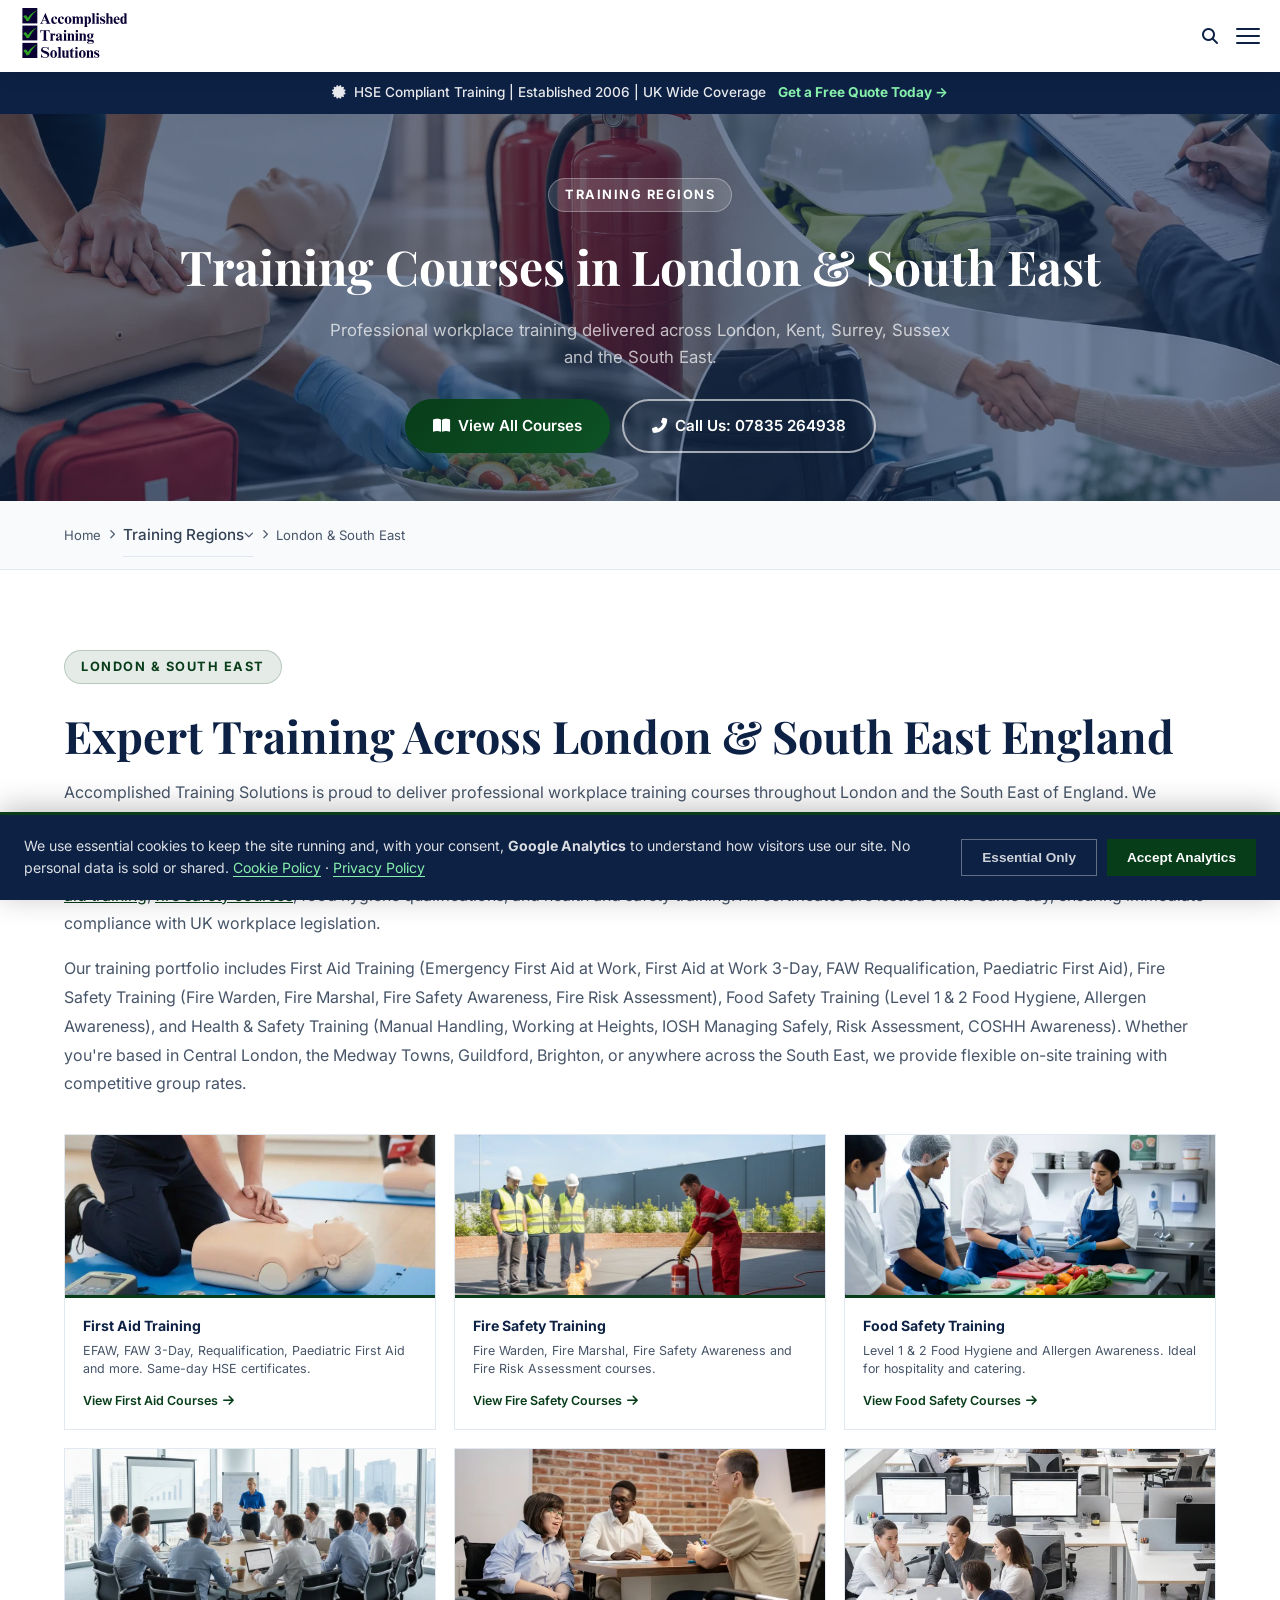
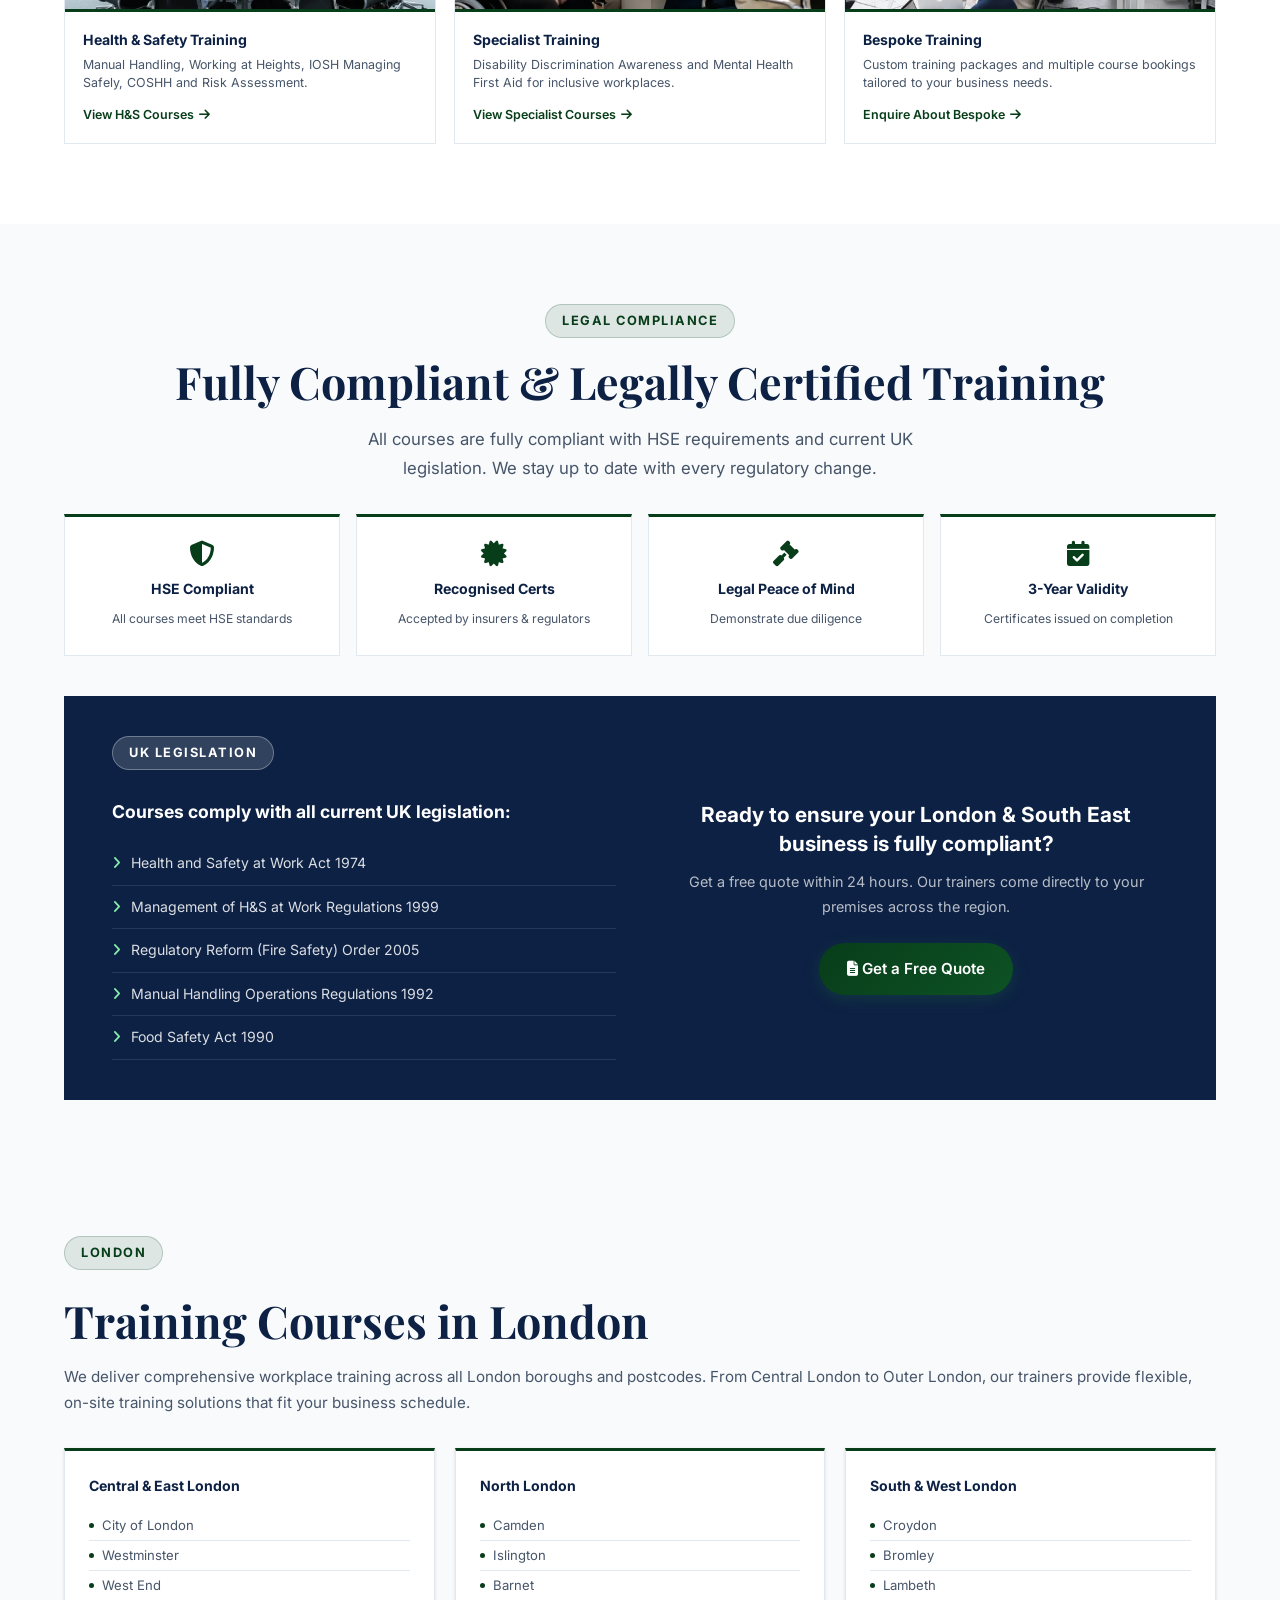
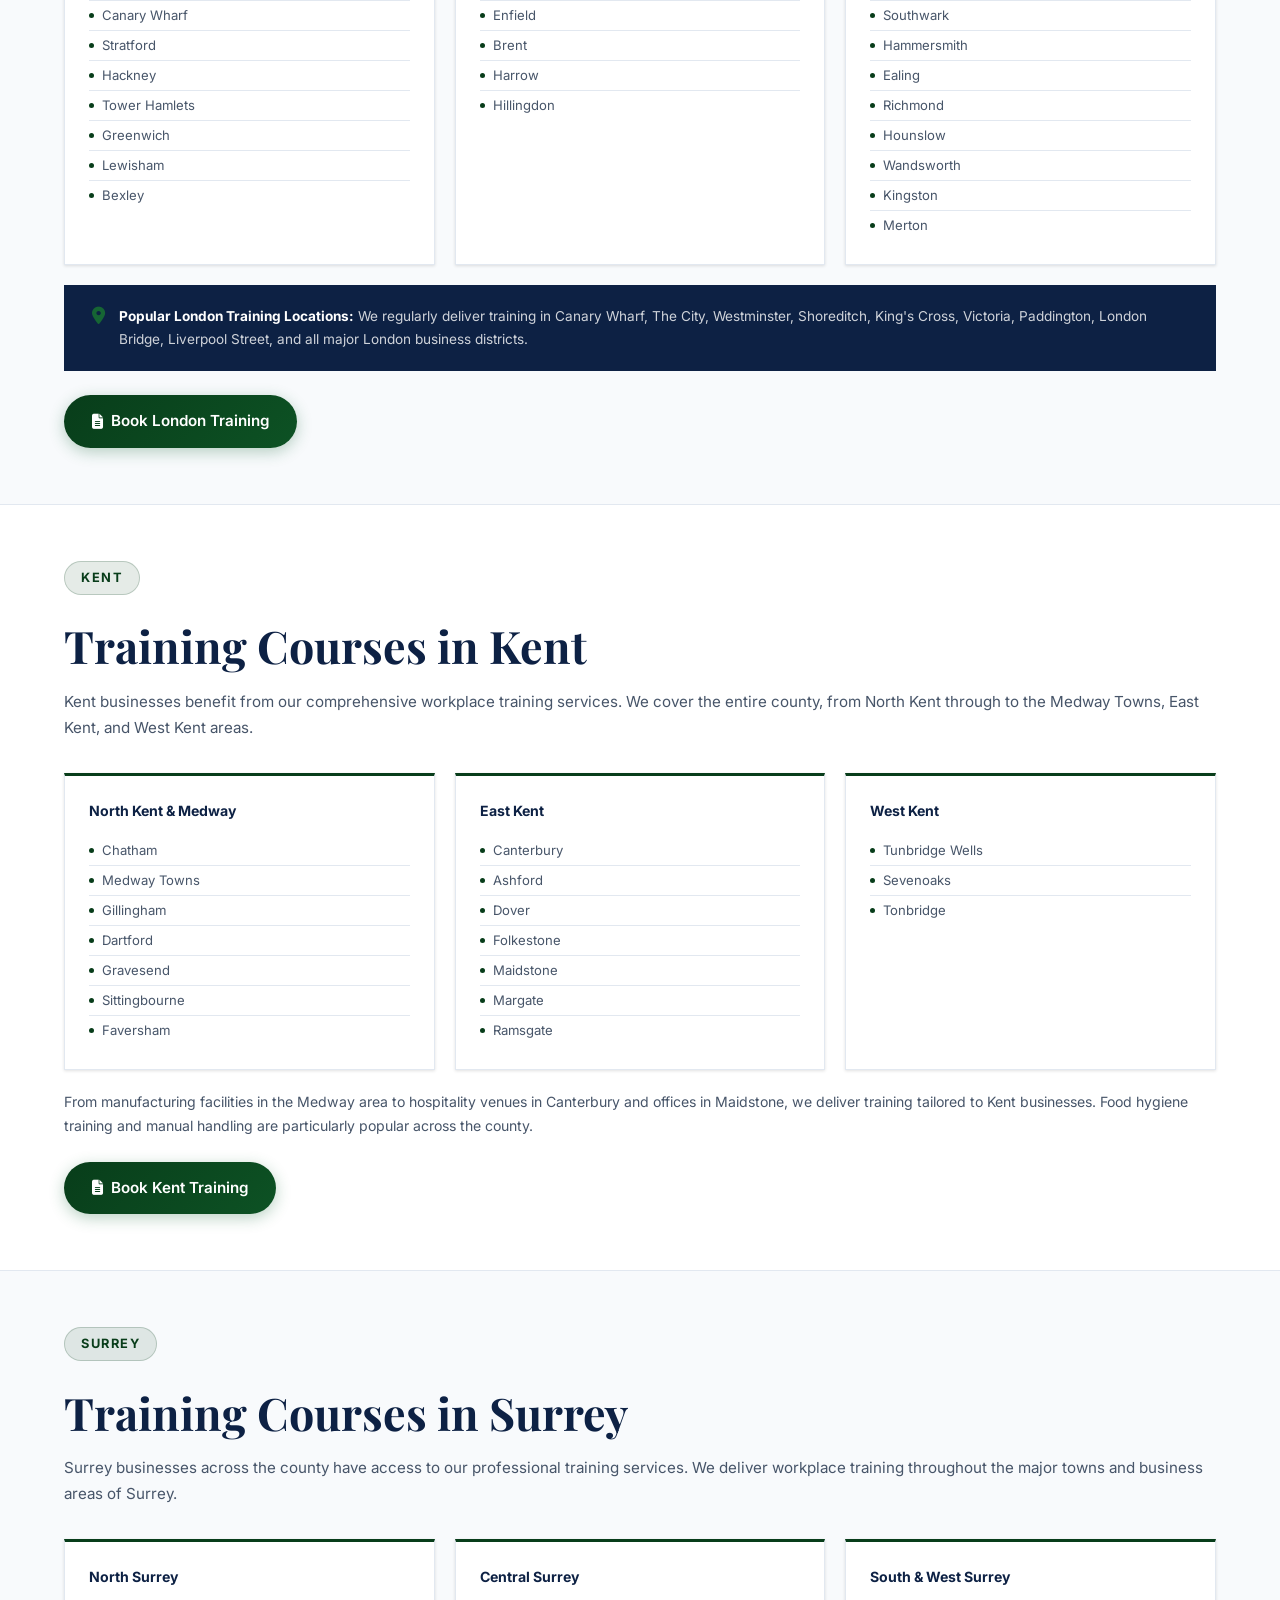
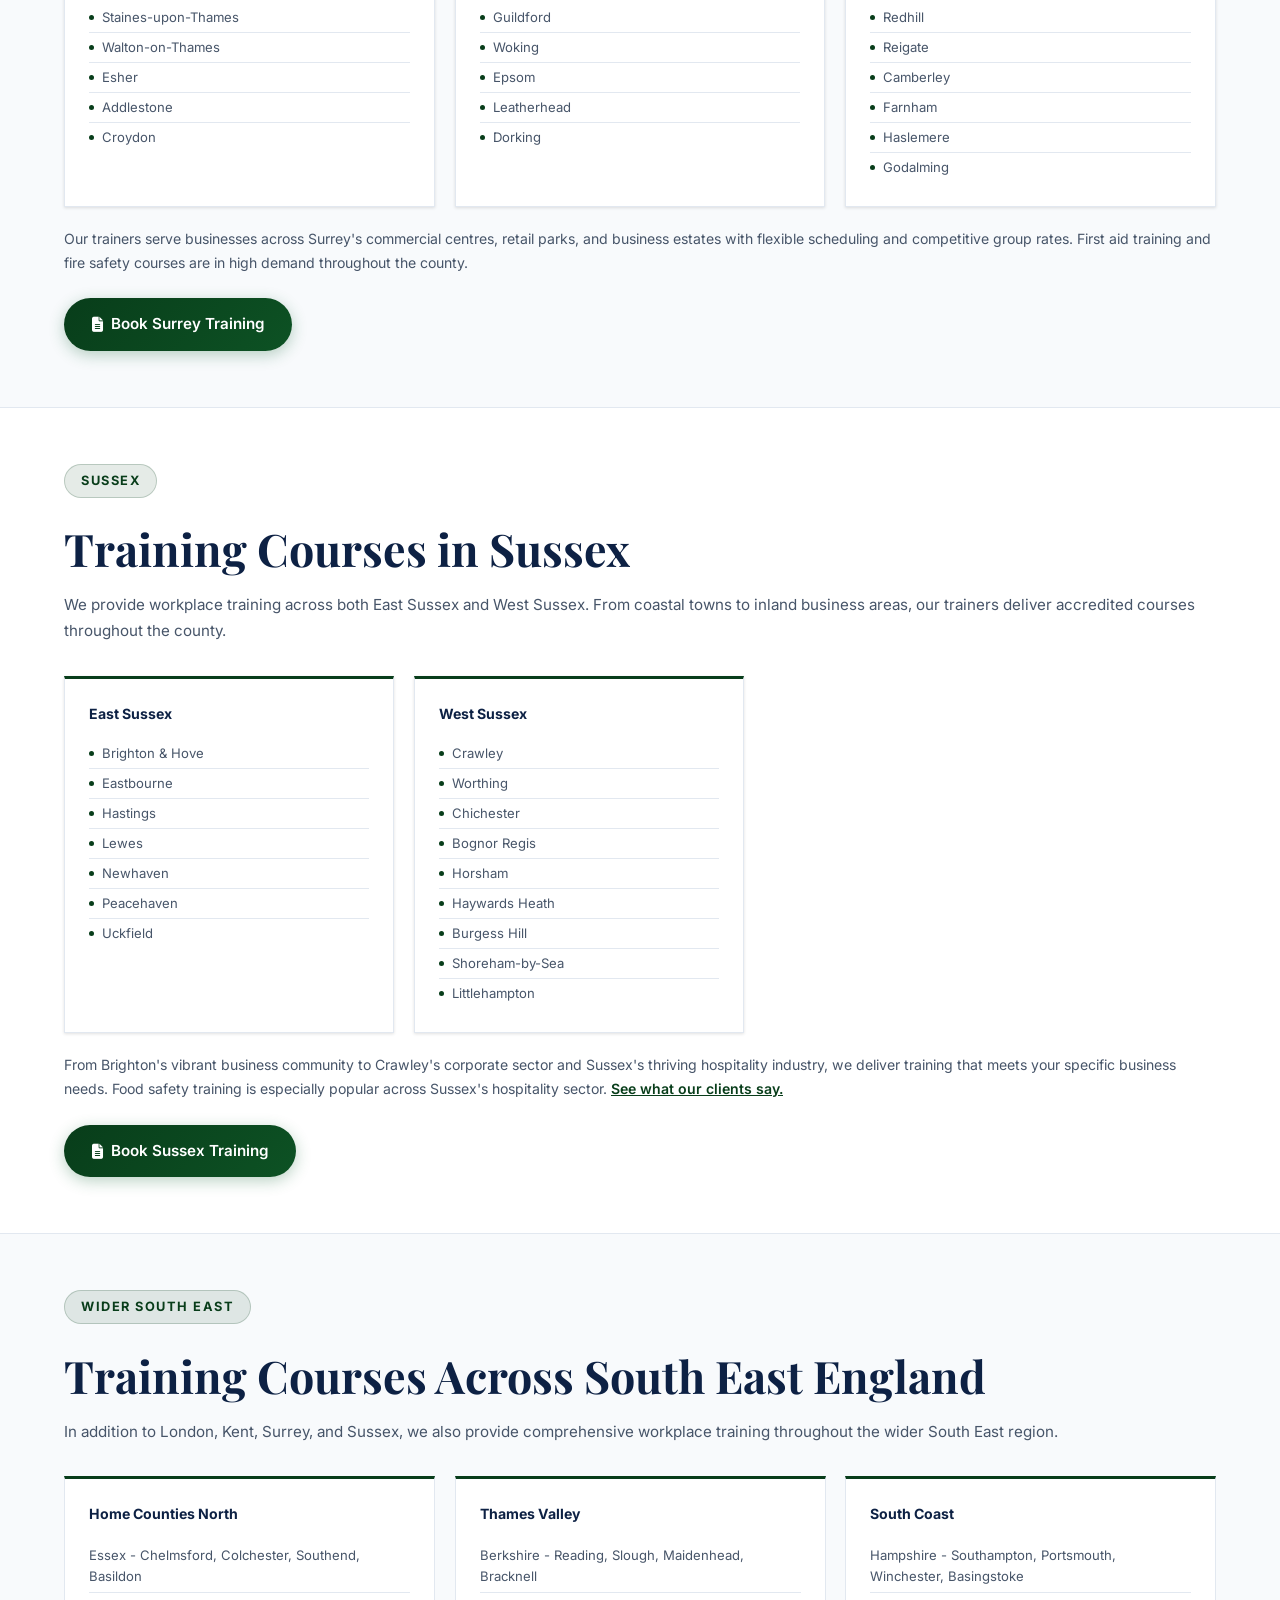
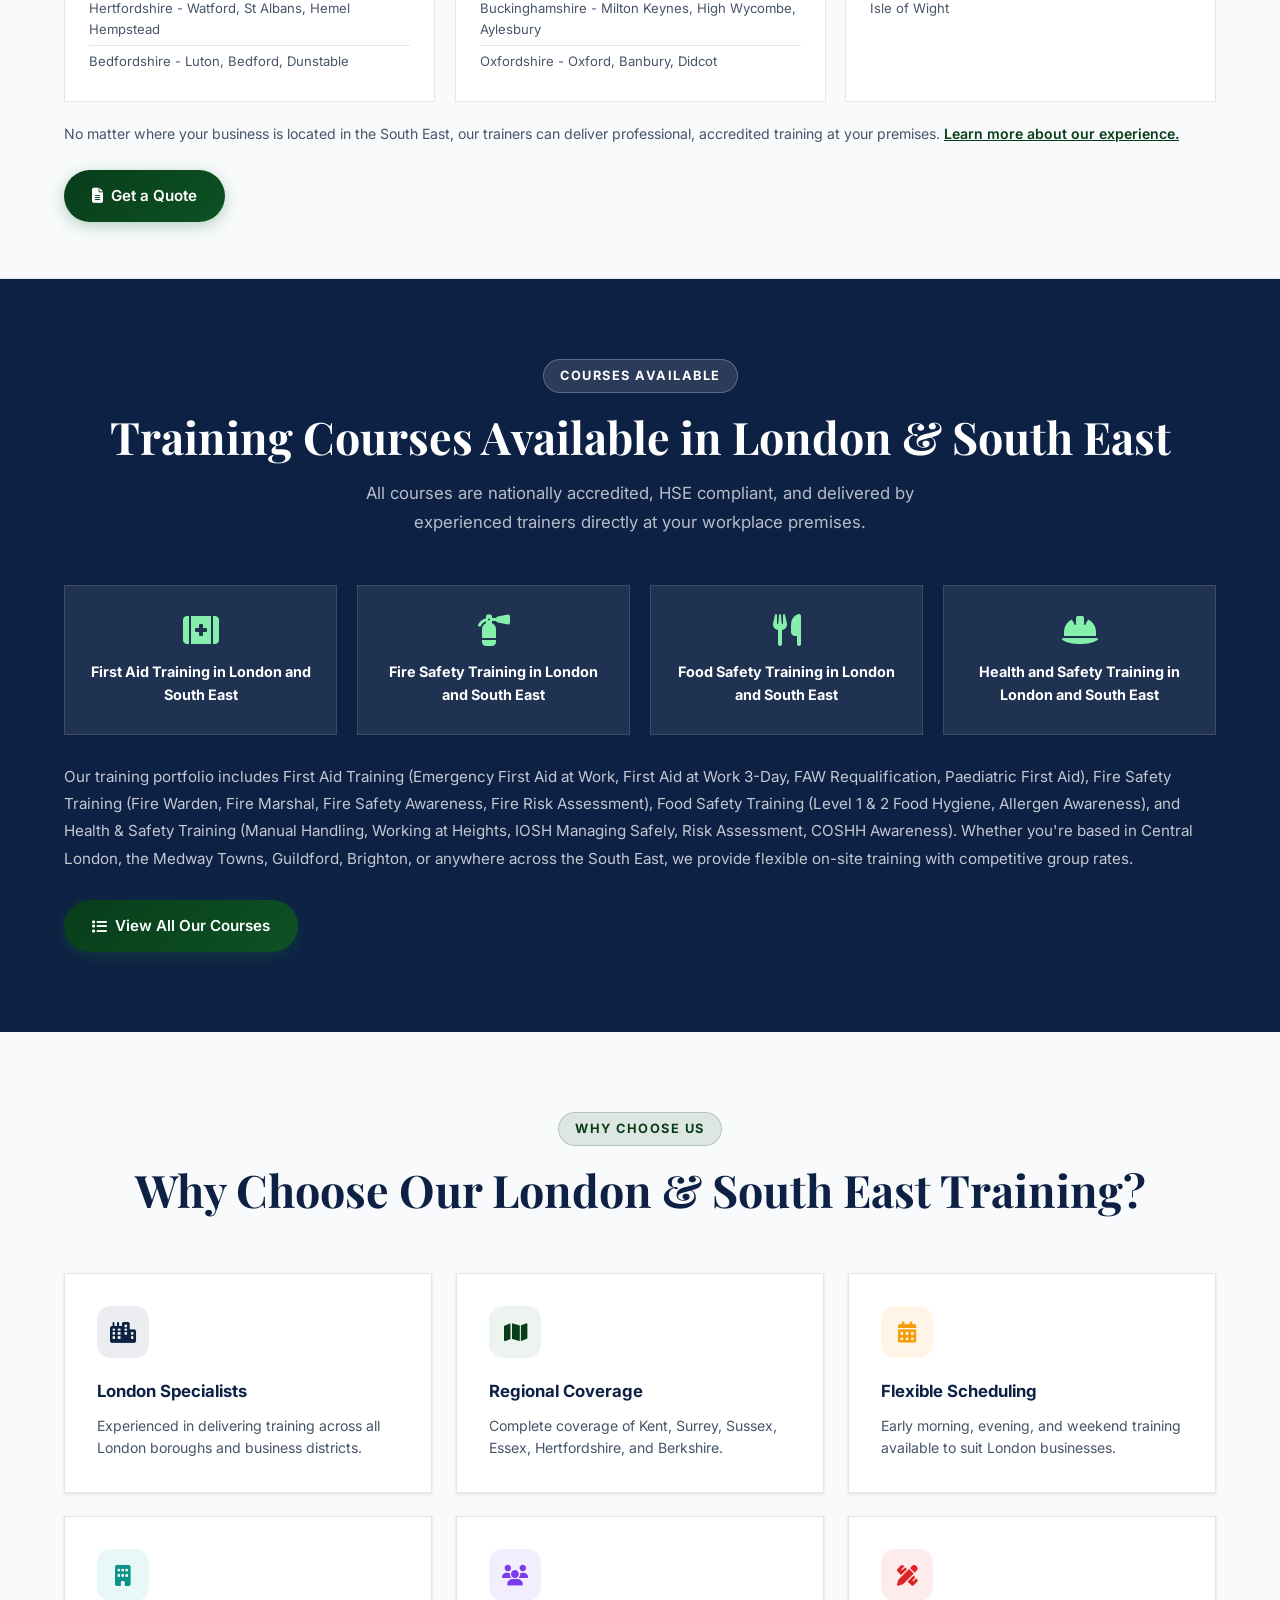
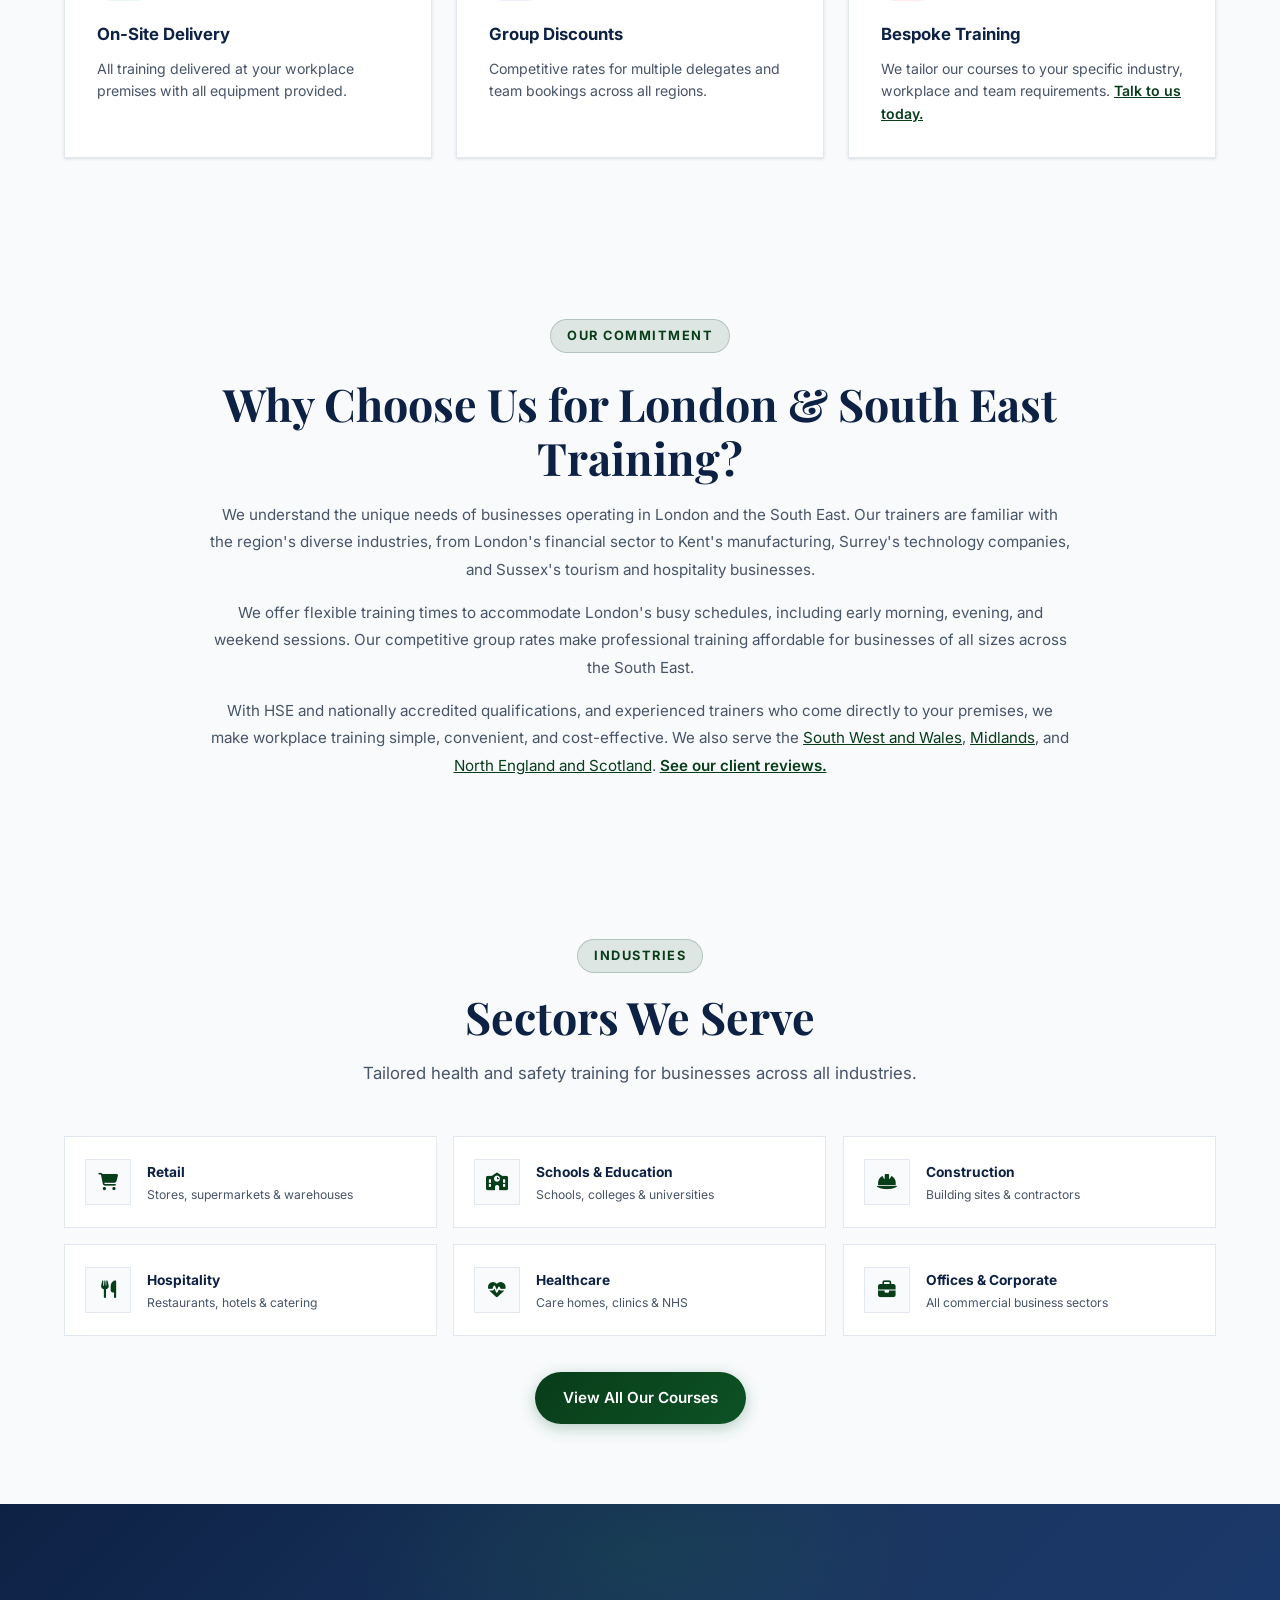
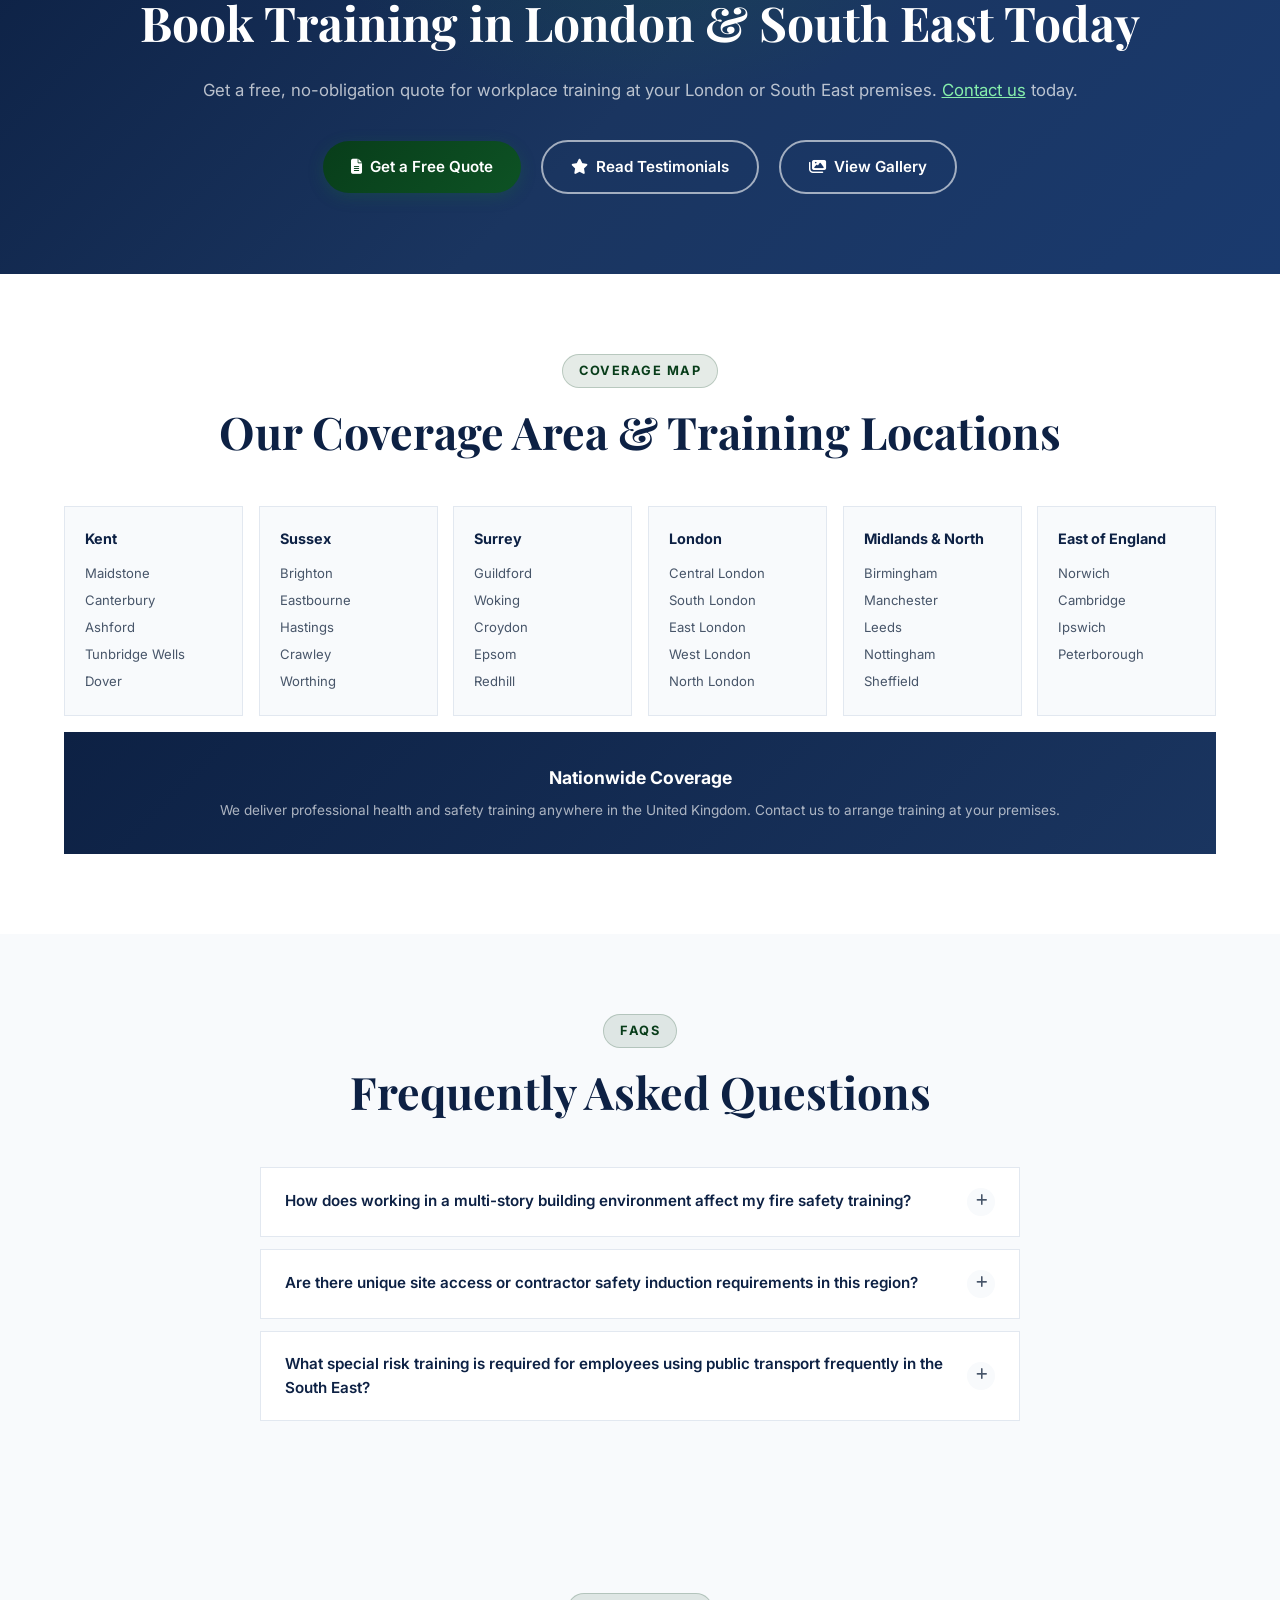
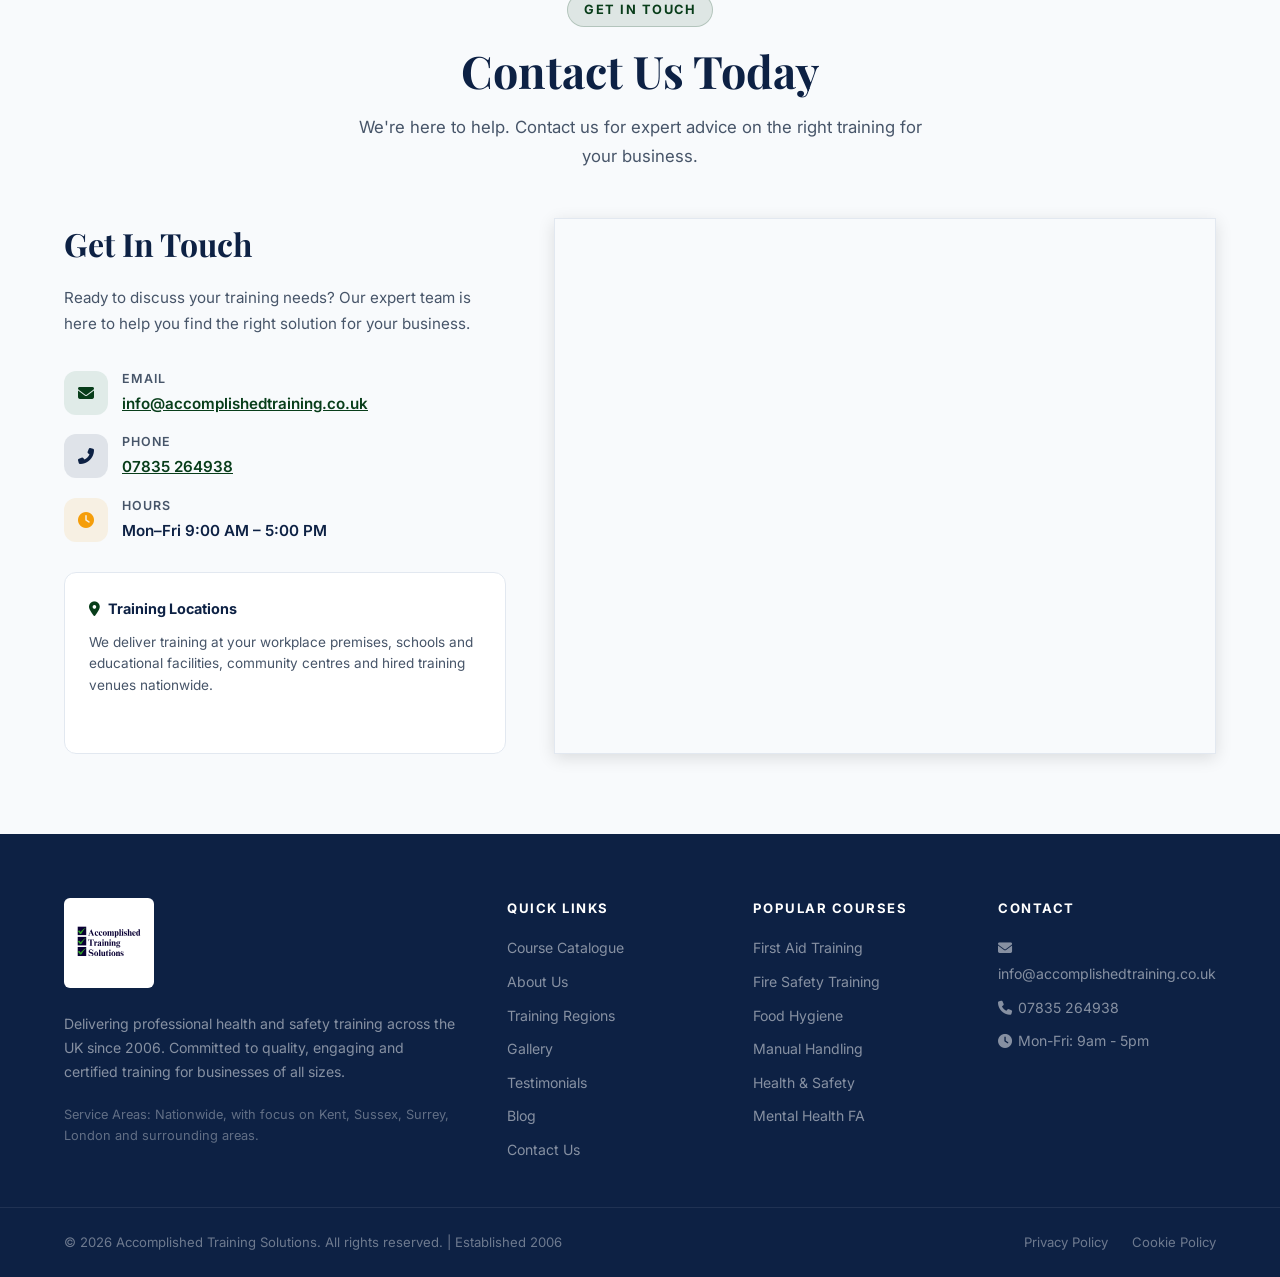
<file: london-south-east.html>
<!DOCTYPE html>
<html lang="en">
<head>
    <meta charset="UTF-8">
    <meta name="viewport" content="width=device-width, initial-scale=1.0">
    <title>Training Courses in London & South East - Accomplished Training Solutions</title>
    <link href="https://fonts.googleapis.com/css2?family=Inter:wght@300;400;500;600;700;800;900&family=Playfair+Display:wght@700;800&display=swap" rel="stylesheet">
    <link rel="stylesheet" href="https://cdnjs.cloudflare.com/ajax/libs/font-awesome/6.4.0/css/all.min.css">
    <link rel="stylesheet" href="styles/styles.css">
    <link rel="stylesheet" href="styles/courses.css">
    <link rel="stylesheet" href="styles/location.css">
</head>
<body>

<!-- ANNOUNCEMENT BAR -->
<div class="announcement-bar">
    <i class="fas fa-certificate"></i>&nbsp; HSE Compliant Training | Established 2006 | UK Wide Coverage
    <a href="contact.html">Get a Free Quote Today &rarr;</a>
</div>

<!-- NAVBAR -->
<nav class="navbar" id="navbar">
    <div class="navbar-inner">
        <a href="index.html" class="navbar-logo">
            <img src="images/ats-logo.svg" alt="Accomplished Training Solutions" style="height:150px;width:auto;display:block;">
        </a>
        <div class="navbar-right">
            <ul class="navbar-nav">
                <li><a href="about.html">About Us</a></li>
                <li><a href="courses.html">Course Catalogue</a></li>
                <li class="nav-item-dropdown">
                    <a href="index.html" style="color:var(--green);font-weight:700;">Training Regions <i class="fas fa-chevron-down nav-dropdown-arrow"></i></a>
                    <div class="nav-dropdown-menu">
                        <a href="london-south-east.html"><i class="fas fa-map-marker-alt"></i> London &amp; South East</a>
                        <a href="south-west-wales.html"><i class="fas fa-map-marker-alt"></i> South West &amp; Wales</a>
                        <a href="midlands.html"><i class="fas fa-map-marker-alt"></i> Midlands</a>
                        <a href="north-england-scotland.html"><i class="fas fa-map-marker-alt"></i> North England &amp; Scotland</a>
                    </div>
                </li>
                <li><a href="gallery.html">Gallery</a></li>
                <li><a href="testimonials.html">Testimonials</a></li>
                <li class="nav-item-dropdown">
                    <a href="blog.html">Blog <i class="fas fa-chevron-down nav-dropdown-arrow"></i></a>
                    <div class="nav-dropdown-menu">
                        <a href="blog.html"><i class="fas fa-th-list"></i> All Blog Posts</a>
                        <a href="blog-fire-safety-london.html"><i class="fas fa-fire"></i> Fire Safety Training in London</a>
                        <a href="blog-first-aid-training.html"><i class="fas fa-heart"></i> Why First Aid Training is Crucial</a>
                    </div>
                </li>
            </ul>
            <div class="navbar-divider"></div>
            <button class="search-btn" id="searchToggle"><i class="fas fa-search"></i></button>
            <div class="navbar-divider"></div>
            <a href="tel:07835264938" class="navbar-phone"><i class="fas fa-phone-alt"></i> 07835 264938</a>
            <a href="contact.html" class="btn-primary" style="padding:10px 20px;font-size:0.87rem;margin-left:16px;"><i class="fas fa-file-alt"></i> Free Quote</a>
        </div>
        <div class="nav-mobile-right">
            <button class="search-btn search-btn-mobile" id="searchToggleMobile"><i class="fas fa-search"></i></button>
            <div class="hamburger" id="hamburger"><span></span><span></span><span></span></div>
        </div>
    </div>
    <div class="search-overlay" id="searchOverlay">
        <div class="search-bar">
            <i class="fas fa-search"></i>
            <input type="text" id="searchInput" placeholder="Search courses, topics, regions..." autocomplete="off">
            <button class="search-close" id="searchClose"><i class="fas fa-times"></i></button>
        </div>
        <div class="search-results" id="searchResults"></div>
        <div class="search-no-results" id="searchNoResults">No results found. Try a different search term.</div>
    </div>
    <div class="mobile-menu" id="mobileMenu">
        <a href="about.html">About Us</a>
        <a href="courses.html">Course Catalogue</a>
        <div class="mob-drop">
            <button class="mob-drop-btn" id="mobRegionsBtn">Training Regions <i class="fas fa-chevron-down mob-chevron"></i></button>
            <div class="mob-drop-body" id="mobRegionsBody">
                <a href="london-south-east.html"><i class="fas fa-map-marker-alt"></i> London &amp; South East</a>
                <a href="south-west-wales.html"><i class="fas fa-map-marker-alt"></i> South West &amp; Wales</a>
                <a href="midlands.html"><i class="fas fa-map-marker-alt"></i> Midlands</a>
                <a href="north-england-scotland.html"><i class="fas fa-map-marker-alt"></i> North England &amp; Scotland</a>
            </div>
        </div>
        <a href="gallery.html">Gallery</a>
        <a href="testimonials.html">Testimonials</a>
        <div class="mob-drop">
            <div class="mob-drop-split">
                <a href="blog.html">Blog</a>
                <button class="mob-drop-chevron" id="mobBlogBtn"><i class="fas fa-chevron-down mob-chevron"></i></button>
            </div>
            <div class="mob-drop-body" id="mobBlogBody">
                <a href="blog-fire-safety-london.html"><i class="fas fa-fire"></i> Fire Safety Training in London</a>
                <a href="blog-first-aid-training.html"><i class="fas fa-heart"></i> Why First Aid Training is Crucial</a>
            </div>
        </div>
        <a href="contact.html">Contact</a>
        <a href="tel:07835264938" style="color:var(--green);font-weight:700;border-bottom:none;"><i class="fas fa-phone-alt"></i> 07835 264938</a>
    </div>
</nav>

<!-- PAGE HERO -->
<section class="page-hero">
    <div class="container">
        <span class="section-tag">Training Regions</span>
        <h1>Training Courses in London &amp; South East</h1>
        <p>Professional workplace training delivered across London, Kent, Surrey, Sussex and the South East.</p>
        <div style="display:flex;flex-wrap:wrap;justify-content:center;gap:12px;margin-top:28px;">
            <a href="courses.html" class="btn-primary"><i class="fas fa-book-open"></i> View All Courses</a>
            <a href="tel:07835264938" class="btn-secondary"><i class="fas fa-phone-alt"></i> Call Us: 07835 264938</a>
        </div>
    </div>
</section>

<!-- BREADCRUMB -->
<div class="breadcrumb-bar">
    <div class="container">
        <nav class="breadcrumb-nav">
            <a href="index.html">Home</a>
            <i class="fas fa-chevron-right"></i>
            <div class="mob-drop">
            <button class="mob-drop-btn" id="mobRegionsBtn">Training Regions <i class="fas fa-chevron-down mob-chevron"></i></button>
            <div class="mob-drop-body" id="mobRegionsBody">
                <a href="london-south-east.html"><i class="fas fa-map-marker-alt"></i> London &amp; South East</a>
                <a href="south-west-wales.html"><i class="fas fa-map-marker-alt"></i> South West &amp; Wales</a>
                <a href="midlands.html"><i class="fas fa-map-marker-alt"></i> Midlands</a>
                <a href="north-england-scotland.html"><i class="fas fa-map-marker-alt"></i> North England &amp; Scotland</a>
            </div>
        </div>
            <i class="fas fa-chevron-right"></i>
            <span>London &amp; South East</span>
        </nav>
    </div>
</div>

<!-- INTRO -->
<section class="section-padding" style="background:white;">
    <div class="container">
        <span class="section-tag">London &amp; South East</span>
        <h2 class="section-title" style="text-align:left;margin-top:8px;">Expert Training Across London &amp; South East England</h2>
        <p style="font-size:1rem;color:var(--gray);line-height:1.8;margin-bottom:16px;">Accomplished Training Solutions is proud to deliver professional workplace training courses throughout London and the South East of England. We provide on-site training at your workplace premises across Greater London, Kent, Surrey, Sussex, Essex, Hertfordshire, Berkshire, and surrounding areas.</p>
        <p style="font-size:1rem;color:var(--gray);line-height:1.8;margin-bottom:16px;">Our experienced trainers travel to businesses, schools, care homes, restaurants, offices, and organisations across the region, delivering HSE compliant <a href="blog-first-aid-training.html">first aid training</a>, <a href="blog-fire-safety-london.html">fire safety courses</a>, food hygiene qualifications, and health and safety training. All certificates are issued on the same day, ensuring immediate compliance with UK workplace legislation.</p>
        <p style="font-size:1rem;color:var(--gray);line-height:1.8;">Our training portfolio includes First Aid Training (Emergency First Aid at Work, First Aid at Work 3-Day, FAW Requalification, Paediatric First Aid), Fire Safety Training (Fire Warden, Fire Marshal, Fire Safety Awareness, Fire Risk Assessment), Food Safety Training (Level 1 &amp; 2 Food Hygiene, Allergen Awareness), and Health &amp; Safety Training (Manual Handling, Working at Heights, IOSH Managing Safely, Risk Assessment, COSHH Awareness). Whether you're based in Central London, the Medway Towns, Guildford, Brighton, or anywhere across the South East, we provide flexible on-site training with competitive group rates.</p>
        <div class="mini-courses-grid">
            <div class="mini-course-card">
                <div class="mini-course-card-img"><img src="images/first-aid.webp" alt="First Aid Training"></div>
                <div class="mini-course-card-body">
                    <h4>First Aid Training</h4>
                    <p>EFAW, FAW 3-Day, Requalification, Paediatric First Aid and more. Same-day HSE certificates.</p>
                    <a href="courses.html#first-aid">View First Aid Courses <i class="fas fa-arrow-right"></i></a>
                </div>
            </div>
            <div class="mini-course-card">
                <div class="mini-course-card-img"><img src="images/fire-warden-training.webp" alt="Fire Safety Training"></div>
                <div class="mini-course-card-body">
                    <h4>Fire Safety Training</h4>
                    <p>Fire Warden, Fire Marshal, Fire Safety Awareness and Fire Risk Assessment courses.</p>
                    <a href="courses.html#fire-safety">View Fire Safety Courses <i class="fas fa-arrow-right"></i></a>
                </div>
            </div>
            <div class="mini-course-card">
                <div class="mini-course-card-img"><img src="images/food-hygiene.webp" alt="Food Safety Training"></div>
                <div class="mini-course-card-body">
                    <h4>Food Safety Training</h4>
                    <p>Level 1 &amp; 2 Food Hygiene and Allergen Awareness. Ideal for hospitality and catering.</p>
                    <a href="courses.html#food-safety">View Food Safety Courses <i class="fas fa-arrow-right"></i></a>
                </div>
            </div>
            <div class="mini-course-card">
                <div class="mini-course-card-img"><img src="images/health-and-safety-coporate.webp" alt="Health and Safety Training"></div>
                <div class="mini-course-card-body">
                    <h4>Health &amp; Safety Training</h4>
                    <p>Manual Handling, Working at Heights, IOSH Managing Safely, COSHH and Risk Assessment.</p>
                    <a href="courses.html#health-safety">View H&amp;S Courses <i class="fas fa-arrow-right"></i></a>
                </div>
            </div>
            <div class="mini-course-card">
                <div class="mini-course-card-img"><img src="images/disability-discrimination-awareness-card.webp" alt="Specialist Training"></div>
                <div class="mini-course-card-body">
                    <h4>Specialist Training</h4>
                    <p>Disability Discrimination Awareness and Mental Health First Aid for inclusive workplaces.</p>
                    <a href="courses.html#specialist">View Specialist Courses <i class="fas fa-arrow-right"></i></a>
                </div>
            </div>
            <div class="mini-course-card">
                <div class="mini-course-card-img"><img src="images/coporate.webp" alt="Bespoke Training"></div>
                <div class="mini-course-card-body">
                    <h4>Bespoke Training</h4>
                    <p>Custom training packages and multiple course bookings tailored to your business needs.</p>
                    <a href="contact.html">Enquire About Bespoke <i class="fas fa-arrow-right"></i></a>
                </div>
            </div>
        </div>
    </div>
</section>

<!-- COMPLIANCE -->
<section class="section-padding" style="background:var(--off-white);">
    <div class="container">
        <div class="sectors-header" style="margin-bottom:32px;">
            <span class="section-tag">Legal Compliance</span>
            <h2 class="section-title">Fully Compliant &amp; Legally Certified Training</h2>
            <p class="section-subtitle" style="margin:0 auto;">All courses are fully compliant with HSE requirements and current UK legislation. We stay up to date with every regulatory change.</p>
        </div>
        <div class="compliance-alt-badges">
            <div class="compliance-alt-badge"><i class="fas fa-shield-alt"></i><strong>HSE Compliant</strong><span>All courses meet HSE standards</span></div>
            <div class="compliance-alt-badge"><i class="fas fa-certificate"></i><strong>Recognised Certs</strong><span>Accepted by insurers &amp; regulators</span></div>
            <div class="compliance-alt-badge"><i class="fas fa-gavel"></i><strong>Legal Peace of Mind</strong><span>Demonstrate due diligence</span></div>
            <div class="compliance-alt-badge"><i class="fas fa-calendar-check"></i><strong>3-Year Validity</strong><span>Certificates issued on completion</span></div>
        </div>
        <div class="compliance-alt-panel">
            <div>
                <span class="section-tag" style="background:rgba(255,255,255,0.15);color:white;border-color:rgba(255,255,255,0.3);">UK Legislation</span>
                <h3 style="color:white;font-size:1.1rem;margin:12px 0 4px;">Courses comply with all current UK legislation:</h3>
                <ul class="compliance-alt-list">
                    <li><i class="fas fa-angle-right"></i> Health and Safety at Work Act 1974</li>
                    <li><i class="fas fa-angle-right"></i> Management of H&amp;S at Work Regulations 1999</li>
                    <li><i class="fas fa-angle-right"></i> Regulatory Reform (Fire Safety) Order 2005</li>
                    <li><i class="fas fa-angle-right"></i> Manual Handling Operations Regulations 1992</li>
                    <li><i class="fas fa-angle-right"></i> Food Safety Act 1990</li>
                </ul>
            </div>
            <div class="compliance-alt-cta-box">
                <h3>Ready to ensure your London &amp; South East business is fully compliant?</h3>
                <p>Get a free quote within 24 hours. Our trainers come directly to your premises across the region.</p>
                <a href="contact.html" class="btn-primary" style="display:inline-block;"><i class="fas fa-file-alt"></i> Get a Free Quote</a>
            </div>
        </div>
    </div>
</section>

<!-- LONDON -->
<section class="location-section" style="background:var(--off-white);">
    <div class="container">
        <div class="location-header">
            <span class="section-tag">London</span>
            <h2 class="section-title" style="text-align:left;margin-top:8px;">Training Courses in London</h2>
            <p style="font-size:0.95rem;color:var(--gray);line-height:1.7;">We deliver comprehensive workplace training across all London boroughs and postcodes. From Central London to Outer London, our trainers provide flexible, on-site training solutions that fit your business schedule.</p>
        </div>
        <div class="area-cards">
            <div class="area-card">
                <h5>Central &amp; East London</h5>
                <ul>
                    <li>City of London</li>
                    <li>Westminster</li>
                    <li>West End</li>
                    <li>Canary Wharf</li>
                    <li>Stratford</li>
                    <li>Hackney</li>
                    <li>Tower Hamlets</li>
                    <li>Greenwich</li>
                    <li>Lewisham</li>
                    <li>Bexley</li>
                </ul>
            </div>
            <div class="area-card">
                <h5>North London</h5>
                <ul>
                    <li>Camden</li>
                    <li>Islington</li>
                    <li>Barnet</li>
                    <li>Enfield</li>
                    <li>Brent</li>
                    <li>Harrow</li>
                    <li>Hillingdon</li>
                </ul>
            </div>
            <div class="area-card">
                <h5>South &amp; West London</h5>
                <ul>
                    <li>Croydon</li>
                    <li>Bromley</li>
                    <li>Lambeth</li>
                    <li>Southwark</li>
                    <li>Hammersmith</li>
                    <li>Ealing</li>
                    <li>Richmond</li>
                    <li>Hounslow</li>
                    <li>Wandsworth</li>
                    <li>Kingston</li>
                    <li>Merton</li>
                </ul>
            </div>
        </div>
        <div class="popular-locations">
            <i class="fas fa-map-marker-alt"></i>
            <p><strong>Popular London Training Locations:</strong> We regularly deliver training in Canary Wharf, The City, Westminster, Shoreditch, King's Cross, Victoria, Paddington, London Bridge, Liverpool Street, and all major London business districts.</p>
        </div>
        <div class="location-cta">
            <a href="contact.html" class="btn-primary"><i class="fas fa-file-alt"></i> Book London Training</a>
        </div>
    </div>
</section>

<!-- KENT -->
<section class="location-section" style="background:white;">
    <div class="container">
        <div class="location-header">
            <span class="section-tag">Kent</span>
            <h2 class="section-title" style="text-align:left;margin-top:8px;">Training Courses in Kent</h2>
            <p style="font-size:0.95rem;color:var(--gray);line-height:1.7;">Kent businesses benefit from our comprehensive workplace training services. We cover the entire county, from North Kent through to the Medway Towns, East Kent, and West Kent areas.</p>
        </div>
        <div class="area-cards">
            <div class="area-card">
                <h5>North Kent &amp; Medway</h5>
                <ul>
                    <li>Chatham</li>
                    <li>Medway Towns</li>
                    <li>Gillingham</li>
                    <li>Dartford</li>
                    <li>Gravesend</li>
                    <li>Sittingbourne</li>
                    <li>Faversham</li>
                </ul>
            </div>
            <div class="area-card">
                <h5>East Kent</h5>
                <ul>
                    <li>Canterbury</li>
                    <li>Ashford</li>
                    <li>Dover</li>
                    <li>Folkestone</li>
                    <li>Maidstone</li>
                    <li>Margate</li>
                    <li>Ramsgate</li>
                </ul>
            </div>
            <div class="area-card">
                <h5>West Kent</h5>
                <ul>
                    <li>Tunbridge Wells</li>
                    <li>Sevenoaks</li>
                    <li>Tonbridge</li>
                </ul>
            </div>
        </div>
        <p class="location-note">From manufacturing facilities in the Medway area to hospitality venues in Canterbury and offices in Maidstone, we deliver training tailored to Kent businesses. Food hygiene training and manual handling are particularly popular across the county.</p>
        <div class="location-cta">
            <a href="contact.html" class="btn-primary"><i class="fas fa-file-alt"></i> Book Kent Training</a>
        </div>
    </div>
</section>

<!-- SURREY -->
<section class="location-section" style="background:var(--off-white);">
    <div class="container">
        <div class="location-header">
            <span class="section-tag">Surrey</span>
            <h2 class="section-title" style="text-align:left;margin-top:8px;">Training Courses in Surrey</h2>
            <p style="font-size:0.95rem;color:var(--gray);line-height:1.7;">Surrey businesses across the county have access to our professional training services. We deliver workplace training throughout the major towns and business areas of Surrey.</p>
        </div>
        <div class="area-cards">
            <div class="area-card">
                <h5>North Surrey</h5>
                <ul>
                    <li>Staines-upon-Thames</li>
                    <li>Walton-on-Thames</li>
                    <li>Esher</li>
                    <li>Addlestone</li>
                    <li>Croydon</li>
                </ul>
            </div>
            <div class="area-card">
                <h5>Central Surrey</h5>
                <ul>
                    <li>Guildford</li>
                    <li>Woking</li>
                    <li>Epsom</li>
                    <li>Leatherhead</li>
                    <li>Dorking</li>
                </ul>
            </div>
            <div class="area-card">
                <h5>South &amp; West Surrey</h5>
                <ul>
                    <li>Redhill</li>
                    <li>Reigate</li>
                    <li>Camberley</li>
                    <li>Farnham</li>
                    <li>Haslemere</li>
                    <li>Godalming</li>
                </ul>
            </div>
        </div>
        <p class="location-note">Our trainers serve businesses across Surrey's commercial centres, retail parks, and business estates with flexible scheduling and competitive group rates. First aid training and fire safety courses are in high demand throughout the county.</p>
        <div class="location-cta">
            <a href="contact.html" class="btn-primary"><i class="fas fa-file-alt"></i> Book Surrey Training</a>
        </div>
    </div>
</section>

<!-- SUSSEX -->
<section class="location-section" style="background:white;">
    <div class="container">
        <div class="location-header">
            <span class="section-tag">Sussex</span>
            <h2 class="section-title" style="text-align:left;margin-top:8px;">Training Courses in Sussex</h2>
            <p style="font-size:0.95rem;color:var(--gray);line-height:1.7;">We provide workplace training across both East Sussex and West Sussex. From coastal towns to inland business areas, our trainers deliver accredited courses throughout the county.</p>
        </div>
        <div class="area-cards two-col">
            <div class="area-card">
                <h5>East Sussex</h5>
                <ul>
                    <li>Brighton &amp; Hove</li>
                    <li>Eastbourne</li>
                    <li>Hastings</li>
                    <li>Lewes</li>
                    <li>Newhaven</li>
                    <li>Peacehaven</li>
                    <li>Uckfield</li>
                </ul>
            </div>
            <div class="area-card">
                <h5>West Sussex</h5>
                <ul>
                    <li>Crawley</li>
                    <li>Worthing</li>
                    <li>Chichester</li>
                    <li>Bognor Regis</li>
                    <li>Horsham</li>
                    <li>Haywards Heath</li>
                    <li>Burgess Hill</li>
                    <li>Shoreham-by-Sea</li>
                    <li>Littlehampton</li>
                </ul>
            </div>
        </div>
        <p class="location-note">From Brighton's vibrant business community to Crawley's corporate sector and Sussex's thriving hospitality industry, we deliver training that meets your specific business needs. Food safety training is especially popular across Sussex's hospitality sector. <a href="testimonials.html" style="color:var(--green);font-weight:600;">See what our clients say.</a></p>
        <div class="location-cta">
            <a href="contact.html" class="btn-primary"><i class="fas fa-file-alt"></i> Book Sussex Training</a>
        </div>
    </div>
</section>

<!-- WIDER SOUTH EAST -->
<section class="location-section" style="background:var(--off-white);">
    <div class="container">
        <div class="location-header">
            <span class="section-tag">Wider South East</span>
            <h2 class="section-title" style="text-align:left;margin-top:8px;">Training Courses Across South East England</h2>
            <p style="font-size:0.95rem;color:var(--gray);line-height:1.7;width:100%;">In addition to London, Kent, Surrey, and Sussex, we also provide comprehensive workplace training throughout the wider South East region.</p>
        </div>
        <div class="south-east-grid">
            <div class="se-card">
                <h5>Home Counties North</h5>
                <ul>
                    <li>Essex - Chelmsford, Colchester, Southend, Basildon</li>
                    <li>Hertfordshire - Watford, St Albans, Hemel Hempstead</li>
                    <li>Bedfordshire - Luton, Bedford, Dunstable</li>
                </ul>
            </div>
            <div class="se-card">
                <h5>Thames Valley</h5>
                <ul>
                    <li>Berkshire - Reading, Slough, Maidenhead, Bracknell</li>
                    <li>Buckinghamshire - Milton Keynes, High Wycombe, Aylesbury</li>
                    <li>Oxfordshire - Oxford, Banbury, Didcot</li>
                </ul>
            </div>
            <div class="se-card">
                <h5>South Coast</h5>
                <ul>
                    <li>Hampshire - Southampton, Portsmouth, Winchester, Basingstoke</li>
                    <li>Isle of Wight</li>
                </ul>
            </div>
        </div>
        <p class="location-note">No matter where your business is located in the South East, our trainers can deliver professional, accredited training at your premises. <a href="about.html" style="color:var(--green);font-weight:600;">Learn more about our experience.</a></p>
        <div style="margin-top:24px;">
            <a href="contact.html" class="btn-primary"><i class="fas fa-file-alt"></i> Get a Quote</a>
        </div>
    </div>
</section>

<!-- COURSES AVAILABLE -->
<section class="section-padding" style="background:var(--navy);">
    <div class="container">
        <div class="courses-header">
            <span class="section-tag" style="background:rgba(255,255,255,0.12);color:white;border-color:rgba(255,255,255,0.25);">Courses Available</span>
            <h2 class="section-title" style="color:white;">Training Courses Available in London &amp; South East</h2>
            <p class="section-subtitle" style="margin:0 auto;color:rgba(255,255,255,0.7);">All courses are nationally accredited, HSE compliant, and delivered by experienced trainers directly at your workplace premises.</p>
        </div>
        <div class="courses-category-grid">
            <div class="course-category-card">
                <i class="fas fa-first-aid"></i>
                <h4>First Aid Training in London and South East</h4>
            </div>
            <div class="course-category-card">
                <i class="fas fa-fire-extinguisher"></i>
                <h4>Fire Safety Training in London and South East</h4>
            </div>
            <div class="course-category-card">
                <i class="fas fa-utensils"></i>
                <h4>Food Safety Training in London and South East</h4>
            </div>
            <div class="course-category-card">
                <i class="fas fa-hard-hat"></i>
                <h4>Health and Safety Training in London and South East</h4>
            </div>
        </div>
        <p style="font-size:0.95rem;color:rgba(255,255,255,0.75);line-height:1.8;margin-top:28px;">Our training portfolio includes First Aid Training (Emergency First Aid at Work, First Aid at Work 3-Day, FAW Requalification, Paediatric First Aid), Fire Safety Training (Fire Warden, Fire Marshal, Fire Safety Awareness, Fire Risk Assessment), Food Safety Training (Level 1 &amp; 2 Food Hygiene, Allergen Awareness), and Health &amp; Safety Training (Manual Handling, Working at Heights, IOSH Managing Safely, Risk Assessment, COSHH Awareness). Whether you're based in Central London, the Medway Towns, Guildford, Brighton, or anywhere across the South East, we provide flexible on-site training with competitive group rates.</p>
        <div style="margin-top:28px;">
            <a href="courses.html" class="btn-primary"><i class="fas fa-list"></i> View All Our Courses</a>
        </div>
    </div>
</section>

<!-- WHY CHOOSE - CARDS -->
<section class="why-section section-padding">
    <div class="container">
        <div class="why-header">
            <span class="section-tag">Why Choose Us</span>
            <h2 class="section-title">Why Choose Our London &amp; South East Training?</h2>
        </div>
        <div class="why-grid">
            <div class="why-card anim-card">
                <div class="why-icon blue"><i class="fas fa-city"></i></div>
                <h3>London Specialists</h3>
                <p>Experienced in delivering training across all London boroughs and business districts.</p>
            </div>
            <div class="why-card anim-card">
                <div class="why-icon green"><i class="fas fa-map"></i></div>
                <h3>Regional Coverage</h3>
                <p>Complete coverage of Kent, Surrey, Sussex, Essex, Hertfordshire, and Berkshire.</p>
            </div>
            <div class="why-card anim-card">
                <div class="why-icon gold"><i class="fas fa-calendar-alt"></i></div>
                <h3>Flexible Scheduling</h3>
                <p>Early morning, evening, and weekend training available to suit London businesses.</p>
            </div>
            <div class="why-card anim-card">
                <div class="why-icon teal"><i class="fas fa-building"></i></div>
                <h3>On-Site Delivery</h3>
                <p>All training delivered at your workplace premises with all equipment provided.</p>
            </div>
            <div class="why-card anim-card">
                <div class="why-icon purple"><i class="fas fa-users"></i></div>
                <h3>Group Discounts</h3>
                <p>Competitive rates for multiple delegates and team bookings across all regions.</p>
            </div>
            <div class="why-card anim-card">
                <div class="why-icon red"><i class="fas fa-pencil-ruler"></i></div>
                <h3>Bespoke Training</h3>
                <p>We tailor our courses to your specific industry, workplace and team requirements. <a href="contact.html" style="color:var(--green);font-weight:600;">Talk to us today.</a></p>
            </div>
        </div>
    </div>
</section>

<!-- WHY CHOOSE - TEXT -->
<section class="section-padding" style="background:var(--off-white);">
    <div class="container">
        <div style="max-width:860px;margin:0 auto;text-align:center;">
            <span class="section-tag">Our Commitment</span>
            <h2 class="section-title" style="margin-top:8px;">Why Choose Us for London &amp; South East Training?</h2>
            <p style="font-size:0.95rem;color:var(--gray);line-height:1.8;margin-bottom:16px;">We understand the unique needs of businesses operating in London and the South East. Our trainers are familiar with the region's diverse industries, from London's financial sector to Kent's manufacturing, Surrey's technology companies, and Sussex's tourism and hospitality businesses.</p>
            <p style="font-size:0.95rem;color:var(--gray);line-height:1.8;margin-bottom:16px;">We offer flexible training times to accommodate London's busy schedules, including early morning, evening, and weekend sessions. Our competitive group rates make professional training affordable for businesses of all sizes across the South East.</p>
            <p style="font-size:0.95rem;color:var(--gray);line-height:1.8;">With HSE and nationally accredited qualifications, and experienced trainers who come directly to your premises, we make workplace training simple, convenient, and cost-effective. We also serve the <a href="south-west-wales.html">South West and Wales</a>, <a href="midlands.html">Midlands</a>, and <a href="north-england-scotland.html">North England and Scotland</a>. <a href="testimonials.html" style="color:var(--green);font-weight:600;">See our client reviews.</a></p>
        </div>
    </div>
</section>

<!-- SECTORS -->
<section class="section-padding" style="background:var(--off-white);">
    <div class="container">
        <div class="sectors-header">
            <span class="section-tag">Industries</span>
            <h2 class="section-title">Sectors We Serve</h2>
            <p class="section-subtitle" style="margin:0 auto;">Tailored health and safety training for businesses across all industries.</p>
        </div>
        <div class="sectors-alt-grid">
            <div class="sectors-alt-card"><div class="sectors-alt-icon"><i class="fas fa-shopping-cart"></i></div><div><h4>Retail</h4><p>Stores, supermarkets &amp; warehouses</p></div></div>
            <div class="sectors-alt-card"><div class="sectors-alt-icon"><i class="fas fa-school"></i></div><div><h4>Schools &amp; Education</h4><p>Schools, colleges &amp; universities</p></div></div>
            <div class="sectors-alt-card"><div class="sectors-alt-icon"><i class="fas fa-hard-hat"></i></div><div><h4>Construction</h4><p>Building sites &amp; contractors</p></div></div>
            <div class="sectors-alt-card"><div class="sectors-alt-icon"><i class="fas fa-utensils"></i></div><div><h4>Hospitality</h4><p>Restaurants, hotels &amp; catering</p></div></div>
            <div class="sectors-alt-card"><div class="sectors-alt-icon"><i class="fas fa-heartbeat"></i></div><div><h4>Healthcare</h4><p>Care homes, clinics &amp; NHS</p></div></div>
            <div class="sectors-alt-card"><div class="sectors-alt-icon"><i class="fas fa-briefcase"></i></div><div><h4>Offices &amp; Corporate</h4><p>All commercial business sectors</p></div></div>
        </div>
        <div style="text-align:center;margin-top:36px;">
            <a href="courses.html" class="btn-primary">View All Our Courses</a>
        </div>
    </div>
</section>

<!-- CTA -->
<section class="cta-section section-padding">
    <div class="container">
        <div class="cta-content">
            <h2>Book Training in London &amp; South East Today</h2>
            <p>Get a free, no-obligation quote for workplace training at your London or South East premises. <a href="contact.html">Contact us</a> today.</p>
            <div class="cta-actions">
                <a href="contact.html" class="btn-primary"><i class="fas fa-file-alt"></i> Get a Free Quote</a>
                <a href="testimonials.html" class="btn-secondary"><i class="fas fa-star"></i> Read Testimonials</a>
                <a href="gallery.html" class="btn-secondary"><i class="fas fa-images"></i> View Gallery</a>
            </div>
        </div>
    </div>
</section>

<!-- COVERAGE GRID -->
<section class="section-padding" style="background:white;">
    <div class="container">
        <div class="coverage-header">
            <span class="section-tag">Coverage Map</span>
            <h2 class="section-title">Our Coverage Area &amp; Training Locations</h2>
        </div>
        <div class="coverage-grid">
            <div class="coverage-region"><h4>Kent</h4><ul><li>Maidstone</li><li>Canterbury</li><li>Ashford</li><li>Tunbridge Wells</li><li>Dover</li></ul></div>
            <div class="coverage-region"><h4>Sussex</h4><ul><li>Brighton</li><li>Eastbourne</li><li>Hastings</li><li>Crawley</li><li>Worthing</li></ul></div>
            <div class="coverage-region"><h4>Surrey</h4><ul><li>Guildford</li><li>Woking</li><li>Croydon</li><li>Epsom</li><li>Redhill</li></ul></div>
            <div class="coverage-region"><h4>London</h4><ul><li>Central London</li><li>South London</li><li>East London</li><li>West London</li><li>North London</li></ul></div>
            <div class="coverage-region"><h4>Midlands &amp; North</h4><ul><li>Birmingham</li><li>Manchester</li><li>Leeds</li><li>Nottingham</li><li>Sheffield</li></ul></div>
            <div class="coverage-region"><h4>East of England</h4><ul><li>Norwich</li><li>Cambridge</li><li>Ipswich</li><li>Peterborough</li></ul></div>
            <div class="coverage-nationwide">
                <h4>Nationwide Coverage</h4>
                <p>We deliver professional health and safety training anywhere in the United Kingdom. Contact us to arrange training at your premises.</p>
            </div>
        </div>
    </div>
</section>

<!-- FAQ -->
<section class="section-padding" style="background:var(--off-white);">
    <div class="container">
        <div class="faq-header">
            <span class="section-tag">FAQs</span>
            <h2 class="section-title">Frequently Asked Questions</h2>
        </div>
        <div class="faq-container">
            <div class="faq-item">
                <div class="faq-question" onclick="toggleFaq(this)">
                    <h4>How does working in a multi-story building environment affect my fire safety training?</h4>
                    <div class="faq-icon"><i class="fas fa-plus"></i></div>
                </div>
                <div class="faq-answer">Due to the complexity of high-rise evacuations, training emphasises understanding your specific floor's zoned alarm system, knowing the nearest refuge area for assisting disabled persons, and following the instructions of the Fire Warden exactly during a phased evacuation.</div>
            </div>
            <div class="faq-item">
                <div class="faq-question" onclick="toggleFaq(this)">
                    <h4>Are there unique site access or contractor safety induction requirements in this region?</h4>
                    <div class="faq-icon"><i class="fas fa-plus"></i></div>
                </div>
                <div class="faq-answer">Yes. Many sites, particularly in central London, have stringent site-specific induction requirements mandated by landlords or security. All contractors and employees accessing these sites must complete the local safety briefing in addition to company-wide training.</div>
            </div>
            <div class="faq-item">
                <div class="faq-question" onclick="toggleFaq(this)">
                    <h4>What special risk training is required for employees using public transport frequently in the South East?</h4>
                    <div class="faq-icon"><i class="fas fa-plus"></i></div>
                </div>
                <div class="faq-answer">While travel is a personal risk, training emphasises slips, trips, and falls around stations, and for those who drive, defensive driving and fatigue management training is reinforced due to heavy congestion and frequent early starts and late finishes.</div>
            </div>
        </div>
    </div>
</section>

<!-- CONTACT -->
<section class="contact-section section-padding" id="contact">
    <div class="container">
        <div style="text-align:center;margin-bottom:48px;">
            <span class="section-tag">Get In Touch</span>
            <h2 class="section-title">Contact Us Today</h2>
            <p class="section-subtitle" style="margin:0 auto;">We're here to help. Contact us for expert advice on the right training for your business.</p>
        </div>
        <div class="contact-grid">
            <div class="contact-info">
                <h2>Get In Touch</h2>
                <p>Ready to discuss your training needs? Our expert team is here to help you find the right solution for your business.</p>
                <div class="contact-items">
                    <div class="contact-item">
                        <div class="contact-item-icon green"><i class="fas fa-envelope"></i></div>
                        <div class="contact-item-text"><strong>Email</strong><span><a href="mailto:info@accomplishedtraining.co.uk">info@accomplishedtraining.co.uk</a></span></div>
                    </div>
                    <div class="contact-item">
                        <div class="contact-item-icon navy"><i class="fas fa-phone-alt"></i></div>
                        <div class="contact-item-text"><strong>Phone</strong><span><a href="tel:07835264938">07835 264938</a></span></div>
                    </div>
                    <div class="contact-item">
                        <div class="contact-item-icon gold"><i class="fas fa-clock"></i></div>
                        <div class="contact-item-text"><strong>Hours</strong><span>Mon&ndash;Fri 9:00 AM &ndash; 5:00 PM</span></div>
                    </div>
                </div>
                <div style="margin-top:28px;padding:24px;background:white;border-radius:var(--radius-md);border:1px solid var(--light-gray);">
                    <h4 style="font-size:0.9rem;font-weight:700;color:var(--navy);margin-bottom:12px;"><i class="fas fa-map-marker-alt" style="color:var(--green);margin-right:8px;"></i>Training Locations</h4>
                    <p style="font-size:0.85rem;color:var(--gray);line-height:1.6;">We deliver training at your workplace premises, schools and educational facilities, community centres and hired training venues nationwide.</p>
                </div>
            </div>
            <div style="position:relative;min-height:420px;height:100%;overflow:hidden;border:1px solid var(--light-gray);box-shadow:var(--shadow-md);">
                <iframe
                    src="https://maps.google.com/maps?q=United+Kingdom&output=embed&z=5"
                    style="position:absolute;top:0;left:0;width:100%;height:100%;border:0;display:block;"
                    allowfullscreen=""
                    loading="lazy"
                    referrerpolicy="no-referrer-when-downgrade"
                    title="ATS Training Coverage, England and Wales">
                </iframe>
            </div>
        </div>
    </div>
</section>

<!-- FOOTER -->
<footer class="footer">
    <div class="footer-main">
        <div class="container">
            <div class="footer-grid">
                <div class="footer-brand">
                    <a href="index.html" class="navbar-logo" style="margin-bottom:0;">
                        <img src="images/ats-logo.svg" alt="Accomplished Training Solutions" style="height:90px;width:auto;display:block;">
                    </a>
                    <p>Delivering professional health and safety training across the UK since 2006. Committed to quality, engaging and certified training for businesses of all sizes.</p>
                    <p style="font-size:0.8rem;color:rgba(255,255,255,0.35);">Service Areas: Nationwide, with focus on Kent, Sussex, Surrey, London and surrounding areas.</p>
                </div>
                <div class="footer-col">
                    <h4>Quick Links</h4>
                    <ul>
                        <li><a href="courses.html">Course Catalogue</a></li>
                        <li><a href="about.html">About Us</a></li>
                        <li><a href="javascript:void(0)">Training Regions</a></li>
                        <li><a href="gallery.html">Gallery</a></li>
                        <li><a href="testimonials.html">Testimonials</a></li>
                        <li><a href="blog.html">Blog</a></li>
                        <li><a href="contact.html">Contact Us</a></li>
                    </ul>
                </div>
                <div class="footer-col">
                    <h4>Popular Courses</h4>
                    <ul>
                        <li><a href="courses.html#first-aid">First Aid Training</a></li>
                        <li><a href="courses.html#fire-safety">Fire Safety Training</a></li>
                        <li><a href="courses.html#food-safety">Food Hygiene</a></li>
                        <li><a href="courses.html#health-safety">Manual Handling</a></li>
                        <li><a href="courses.html#health-safety">Health &amp; Safety</a></li>
                        <li><a href="courses.html#specialist">Mental Health FA</a></li>
                    </ul>
                </div>
                <div class="footer-col">
                    <h4>Contact</h4>
                    <ul>
                        <li><a href="mailto:info@accomplishedtraining.co.uk"><i class="fas fa-envelope" style="width:16px;"></i> info@accomplishedtraining.co.uk</a></li>
                        <li><a href="tel:07835264938"><i class="fas fa-phone" style="width:16px;"></i> 07835 264938</a></li>
                        <li><a href="#"><i class="fas fa-clock" style="width:16px;"></i> Mon-Fri: 9am - 5pm</a></li>
                    </ul>
                </div>
            </div>
        </div>
    </div>
    <div class="footer-divider"></div>
    <div class="container">
        <div class="footer-bottom">
            <p>&copy; 2026 Accomplished Training Solutions. All rights reserved. | Established 2006</p>
            <div class="footer-bottom-links">
                <a href="privacy-policy.html">Privacy Policy</a>
                <a href="cookie-policy.html">Cookie Policy</a>
            </div>
        </div>
    </div>
</footer>

<script src="main.js"></script>
</body>
</html>
</file>
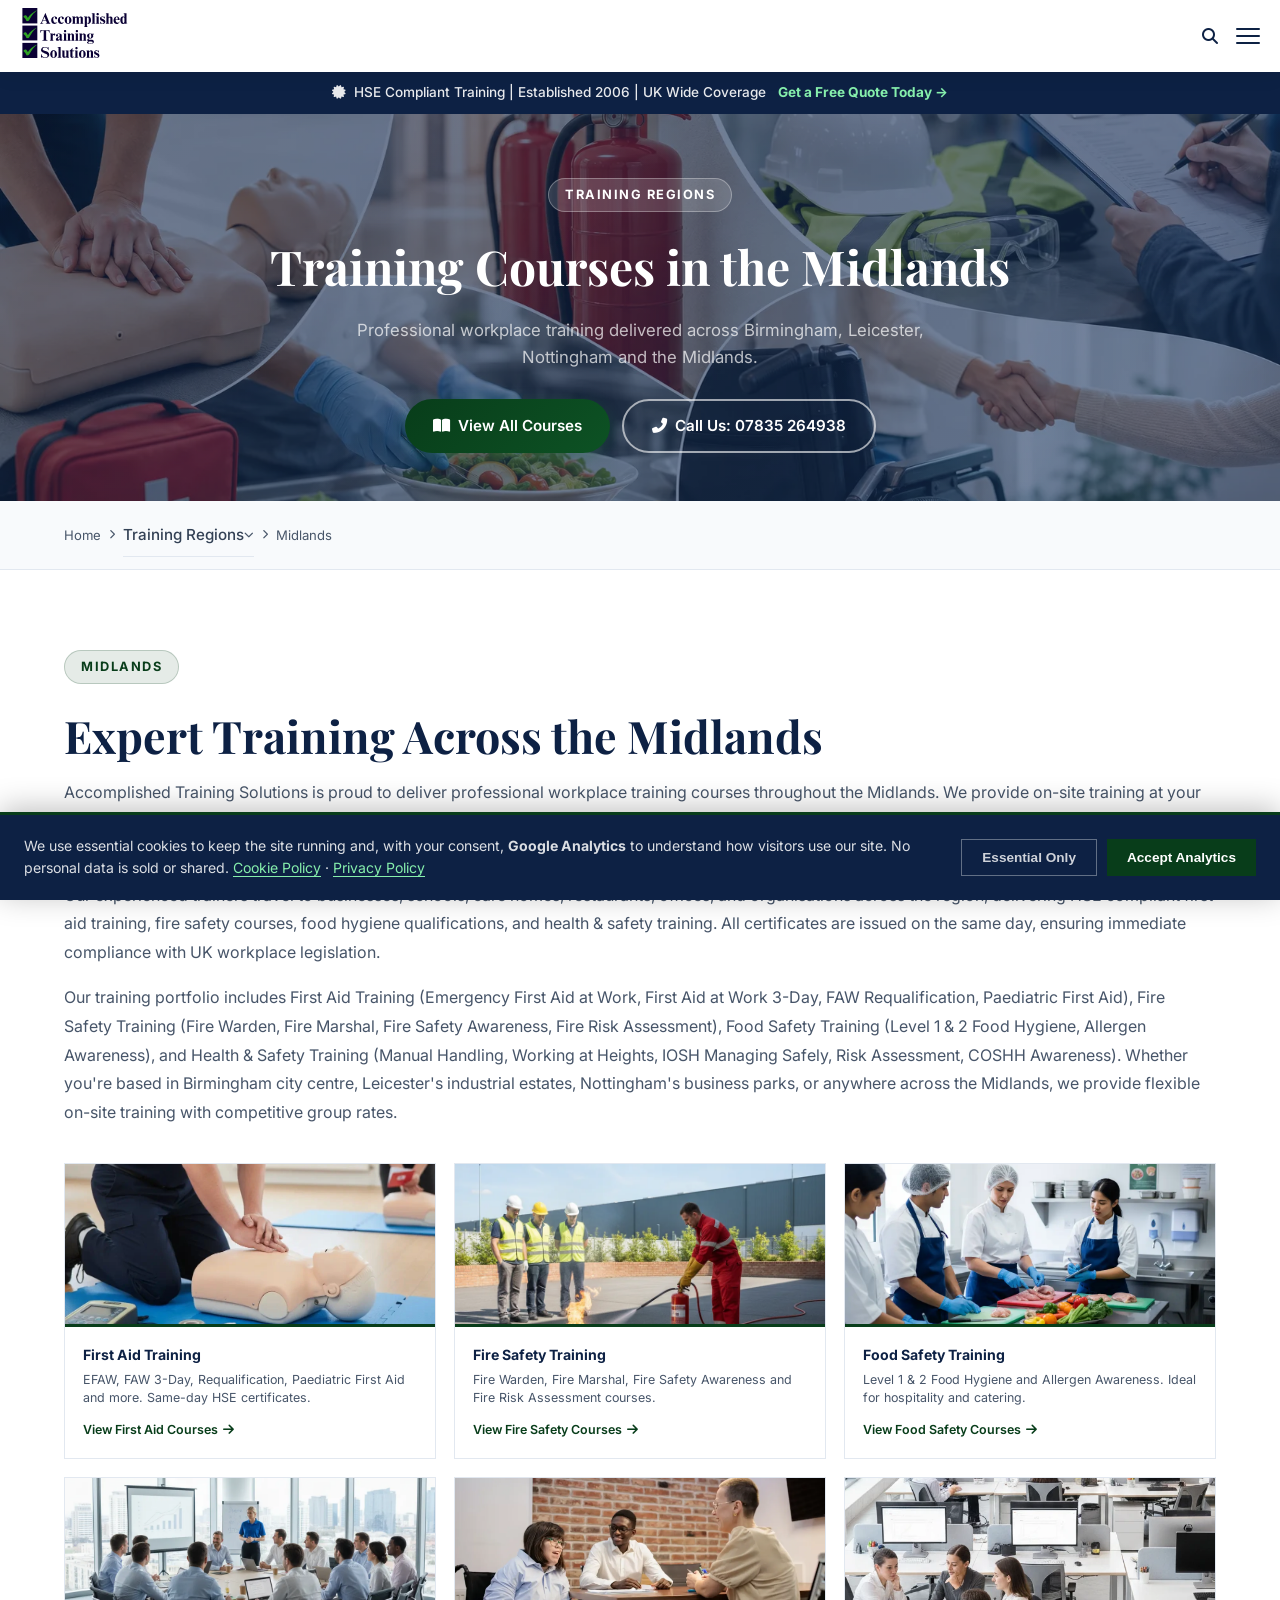
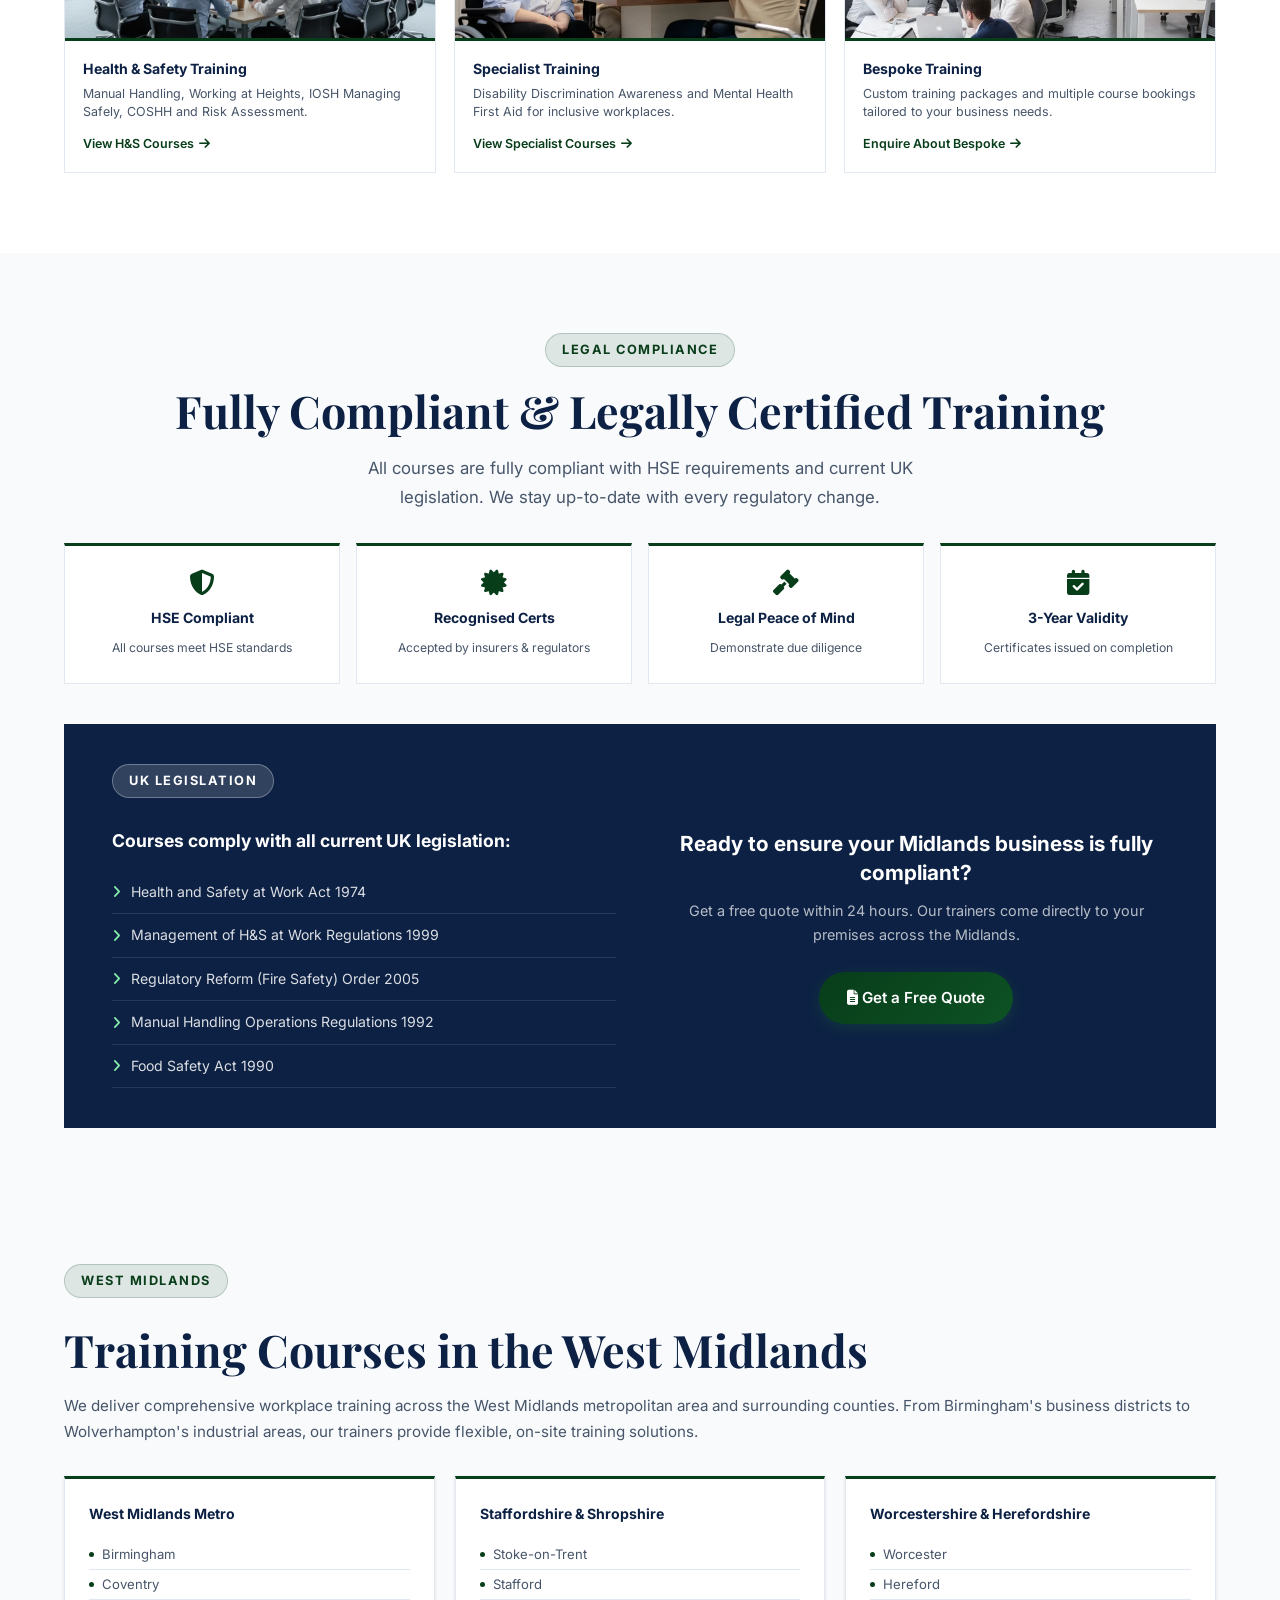
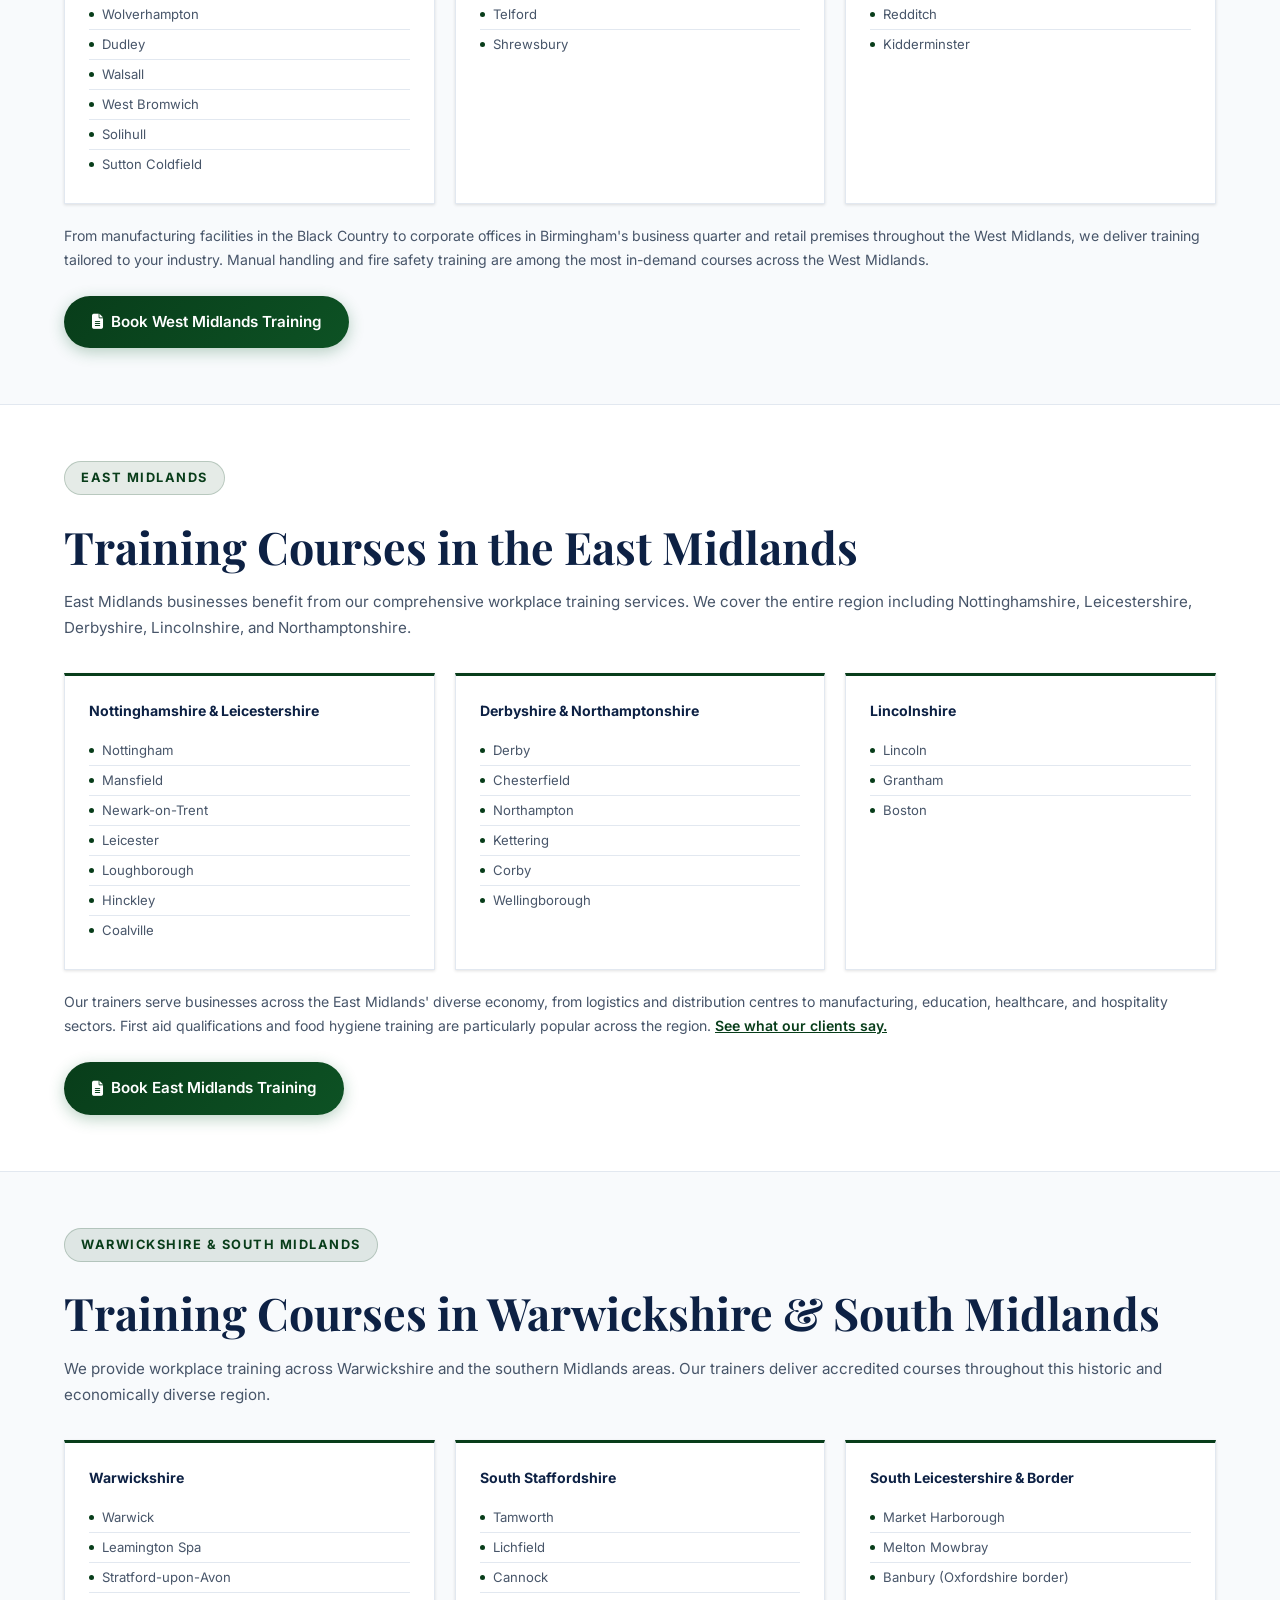
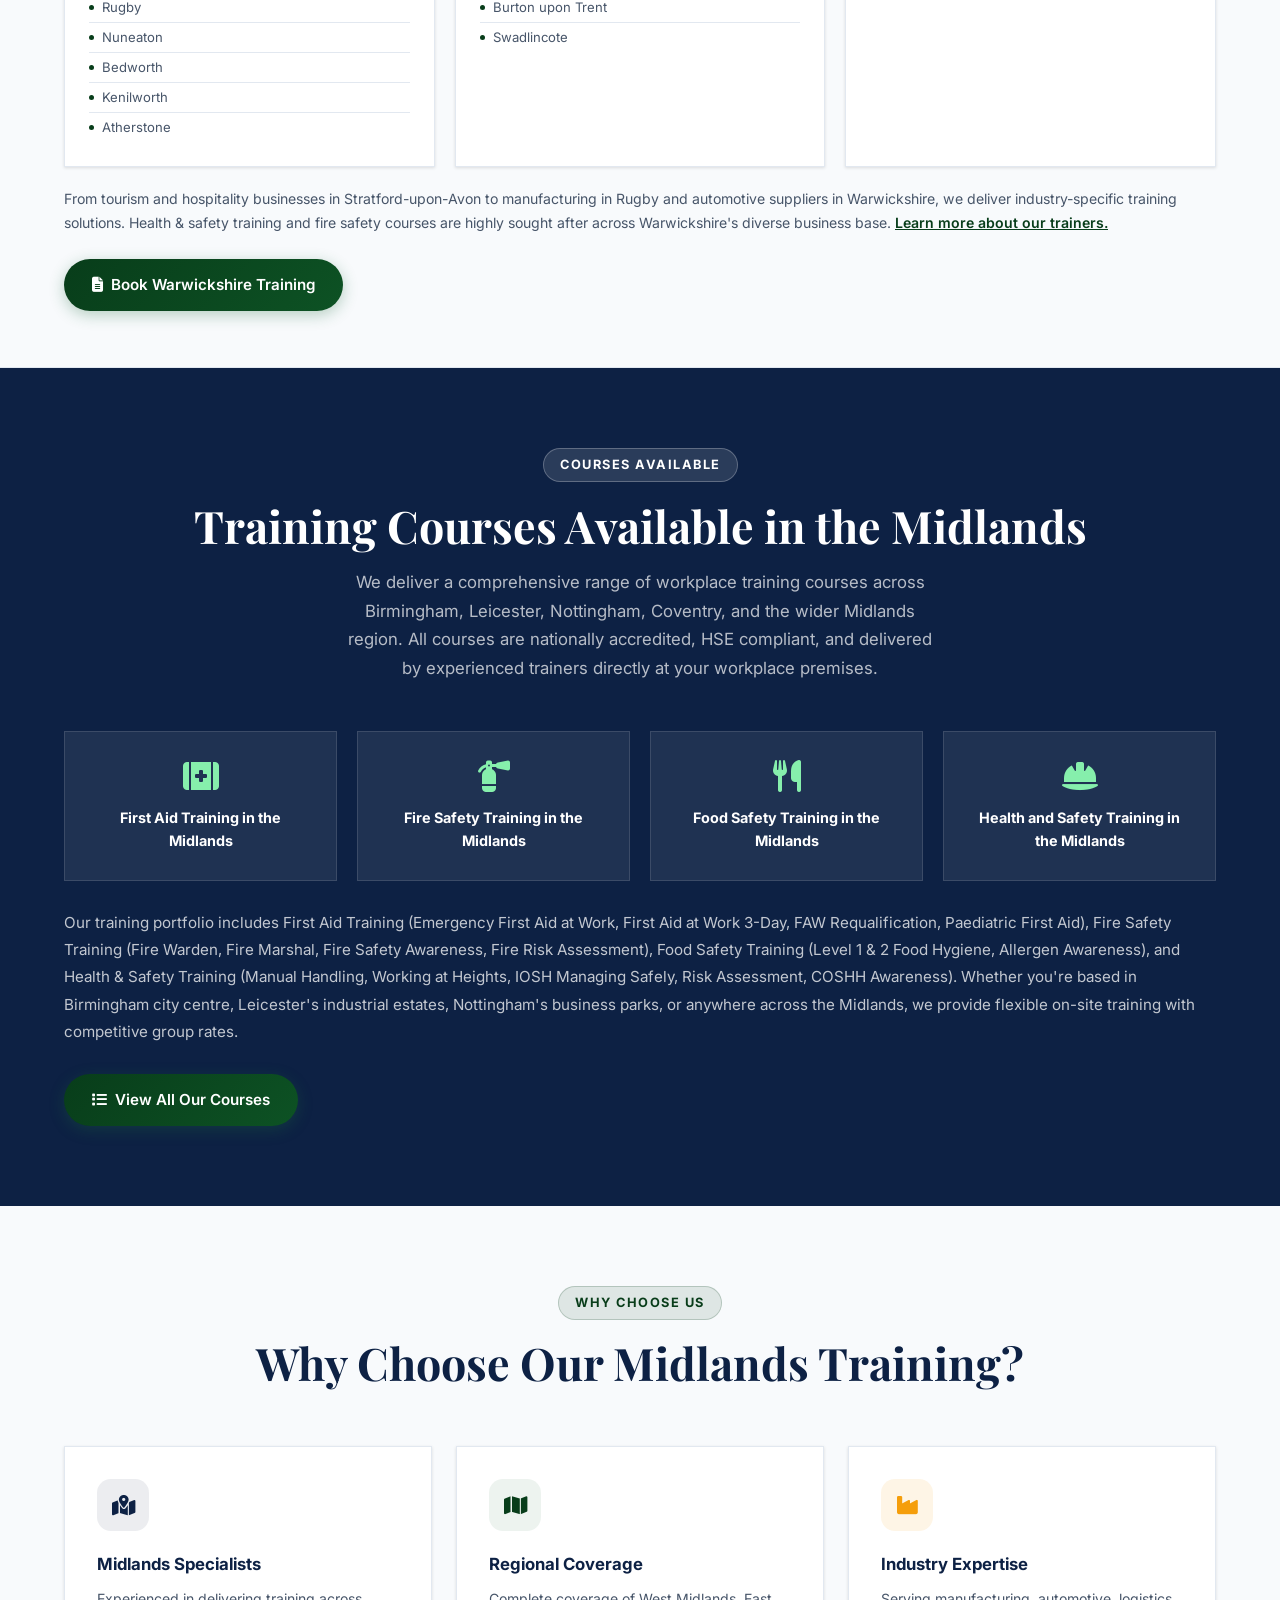
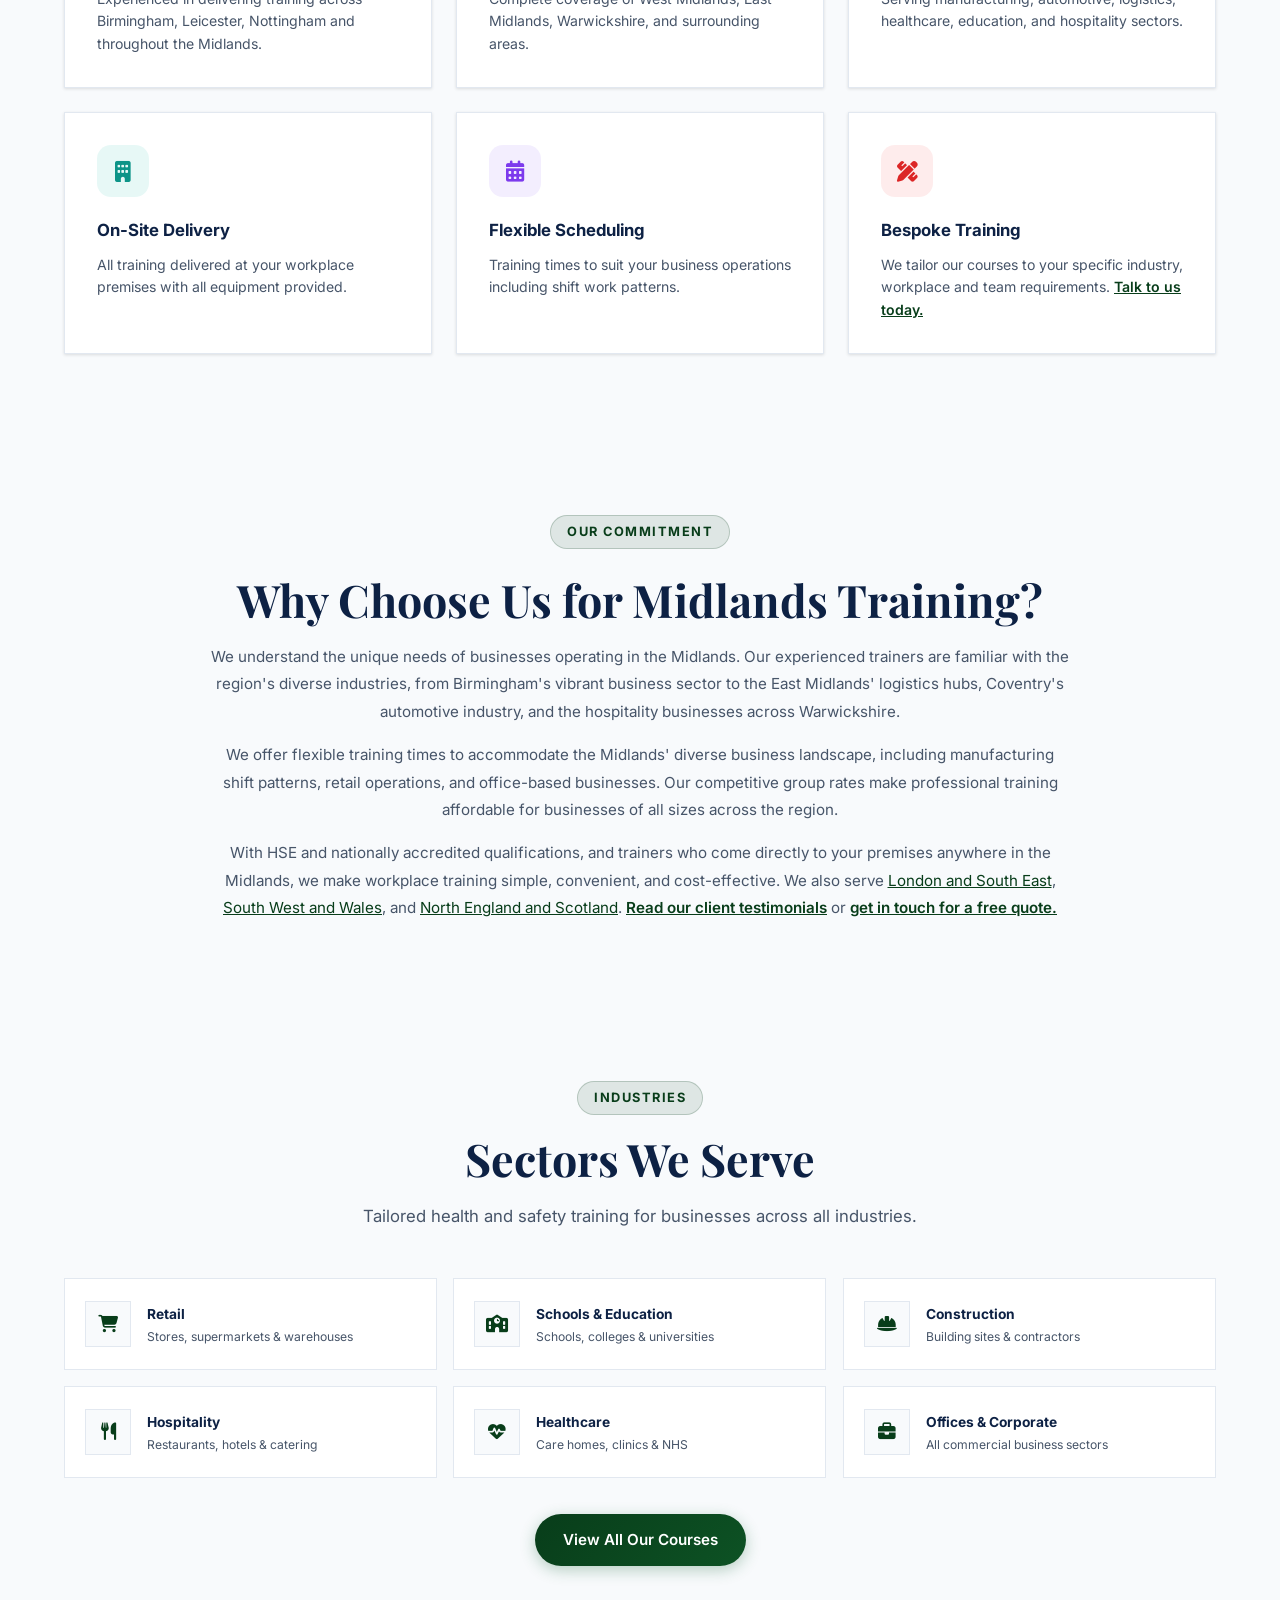
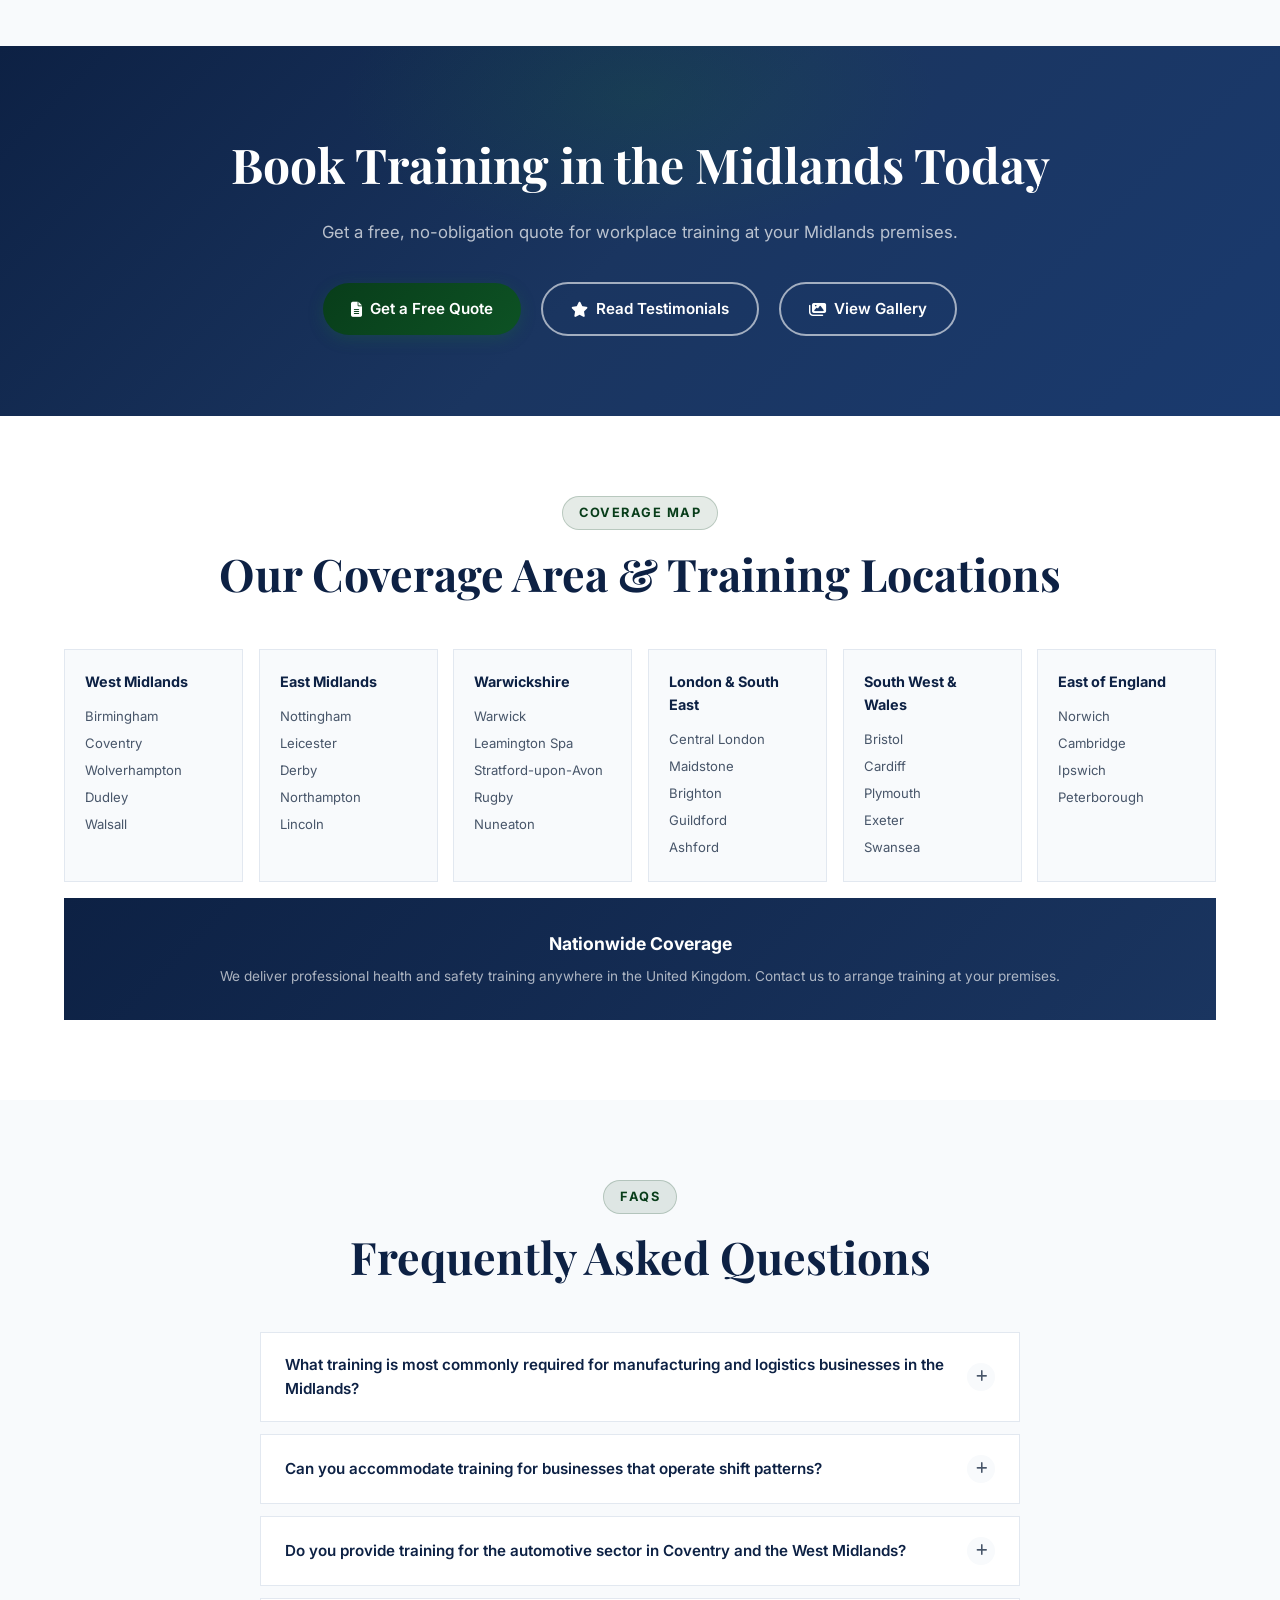
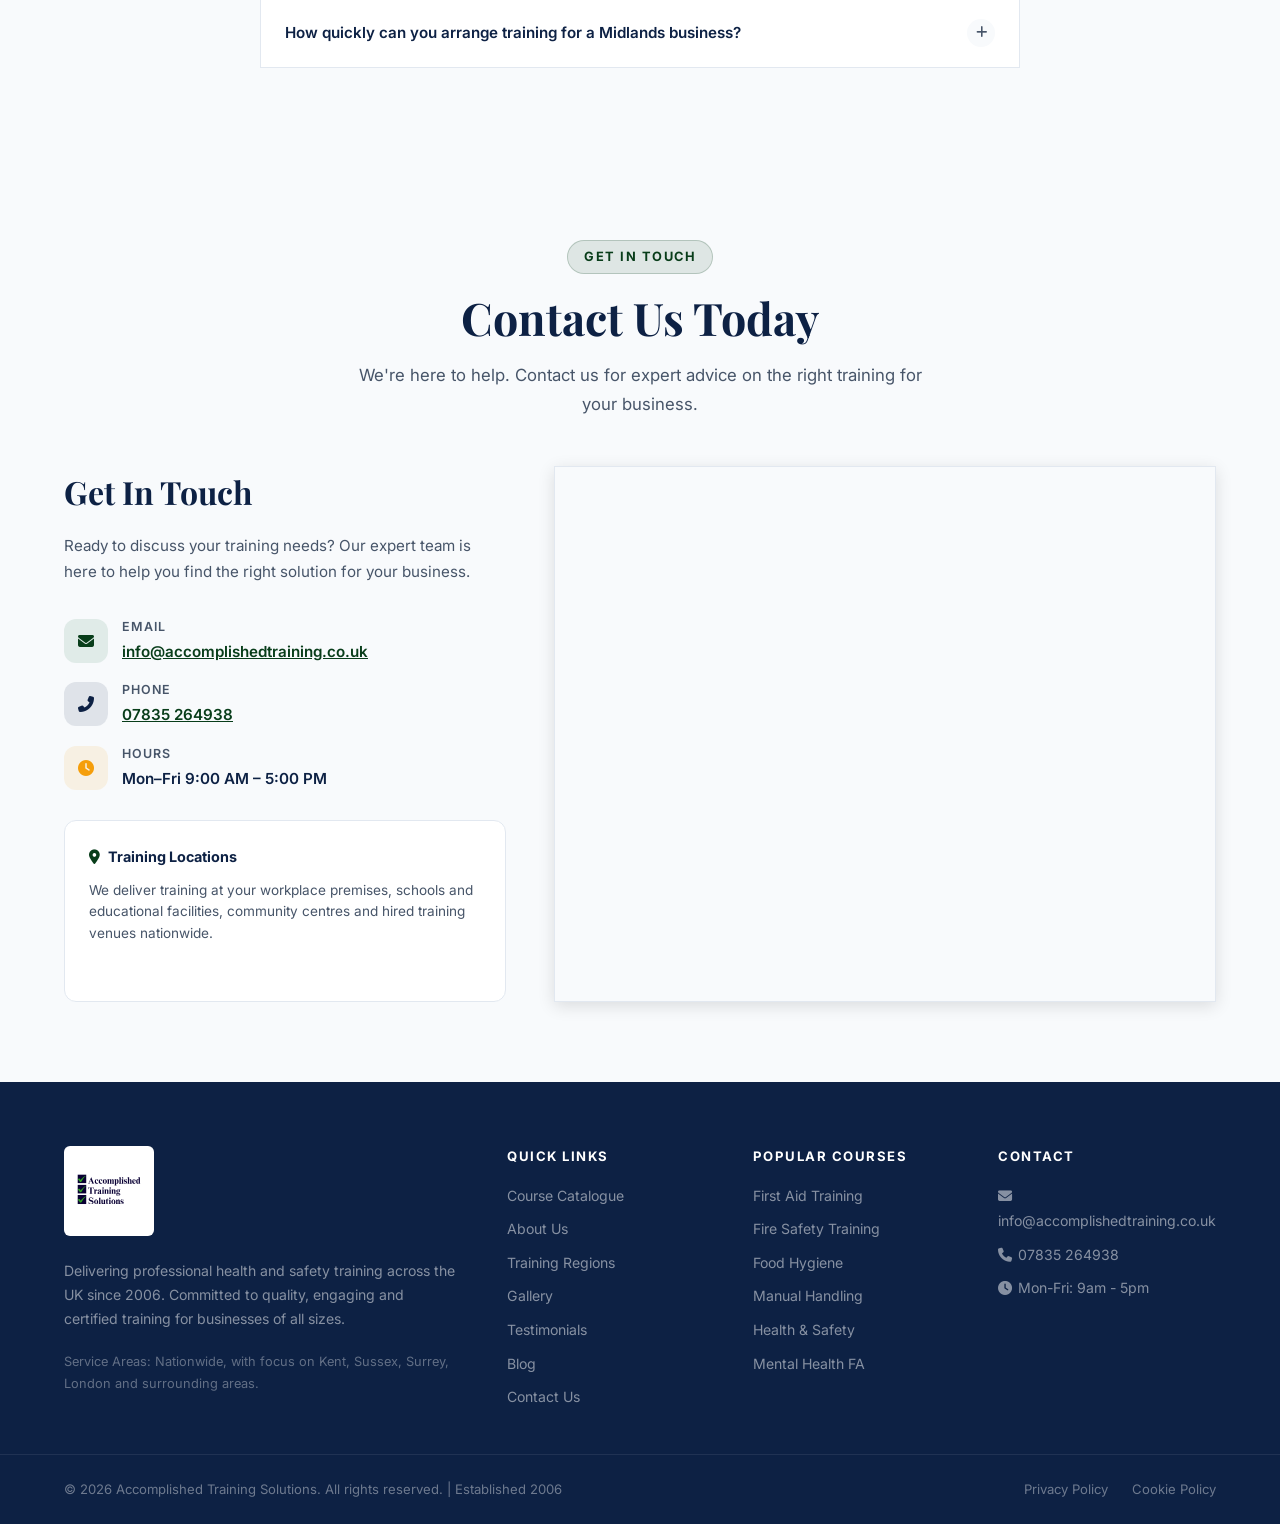
<file: midlands.html>
<!DOCTYPE html>
<html lang="en">
<head>
    <meta charset="UTF-8">
    <meta name="viewport" content="width=device-width, initial-scale=1.0">
    <title>Training Courses in the Midlands - Accomplished Training Solutions</title>
    <link href="https://fonts.googleapis.com/css2?family=Inter:wght@300;400;500;600;700;800;900&family=Playfair+Display:wght@700;800&display=swap" rel="stylesheet">
    <link rel="stylesheet" href="https://cdnjs.cloudflare.com/ajax/libs/font-awesome/6.4.0/css/all.min.css">
    <link rel="stylesheet" href="styles/styles.css">
    <link rel="stylesheet" href="styles/courses.css">
    <link rel="stylesheet" href="styles/location.css">
</head>
<body>

<!-- ANNOUNCEMENT BAR -->
<div class="announcement-bar">
    <i class="fas fa-certificate"></i>&nbsp; HSE Compliant Training | Established 2006 | UK Wide Coverage
    <a href="contact.html">Get a Free Quote Today &rarr;</a>
</div>

<!-- NAVBAR -->
<nav class="navbar" id="navbar">
    <div class="navbar-inner">
        <a href="index.html" class="navbar-logo">
            <img src="images/ats-logo.svg" alt="Accomplished Training Solutions" style="height:150px;width:auto;display:block;">
        </a>
        <div class="navbar-right">
            <ul class="navbar-nav">
                <li><a href="about.html">About Us</a></li>
                <li><a href="courses.html">Course Catalogue</a></li>
                <li class="nav-item-dropdown">
                    <a href="index.html" style="color:var(--green);font-weight:700;">Training Regions <i class="fas fa-chevron-down nav-dropdown-arrow"></i></a>
                    <div class="nav-dropdown-menu">
                        <a href="london-south-east.html"><i class="fas fa-map-marker-alt"></i> London &amp; South East</a>
                        <a href="south-west-wales.html"><i class="fas fa-map-marker-alt"></i> South West &amp; Wales</a>
                        <a href="midlands.html"><i class="fas fa-map-marker-alt"></i> Midlands</a>
                        <a href="north-england-scotland.html"><i class="fas fa-map-marker-alt"></i> North England &amp; Scotland</a>
                    </div>
                </li>
                <li><a href="gallery.html">Gallery</a></li>
                <li><a href="testimonials.html">Testimonials</a></li>
                <li class="nav-item-dropdown">
                    <a href="blog.html">Blog <i class="fas fa-chevron-down nav-dropdown-arrow"></i></a>
                    <div class="nav-dropdown-menu">
                        <a href="blog.html"><i class="fas fa-th-list"></i> All Blog Posts</a>
                        <a href="blog-fire-safety-london.html"><i class="fas fa-fire"></i> Fire Safety Training in London</a>
                        <a href="blog-first-aid-training.html"><i class="fas fa-heart"></i> Why First Aid Training is Crucial</a>
                    </div>
                </li>
            </ul>
            <div class="navbar-divider"></div>
            <button class="search-btn" id="searchToggle"><i class="fas fa-search"></i></button>
            <div class="navbar-divider"></div>
            <a href="tel:07835264938" class="navbar-phone"><i class="fas fa-phone-alt"></i> 07835 264938</a>
            <a href="contact.html" class="btn-primary" style="padding:10px 20px;font-size:0.87rem;margin-left:16px;"><i class="fas fa-file-alt"></i> Free Quote</a>
        </div>
        <div class="nav-mobile-right">
            <button class="search-btn search-btn-mobile" id="searchToggleMobile"><i class="fas fa-search"></i></button>
            <div class="hamburger" id="hamburger"><span></span><span></span><span></span></div>
        </div>
    </div>
    <div class="search-overlay" id="searchOverlay">
        <div class="search-bar">
            <i class="fas fa-search"></i>
            <input type="text" id="searchInput" placeholder="Search courses, topics, regions..." autocomplete="off">
            <button class="search-close" id="searchClose"><i class="fas fa-times"></i></button>
        </div>
        <div class="search-results" id="searchResults"></div>
        <div class="search-no-results" id="searchNoResults">No results found. Try a different search term.</div>
    </div>
    <div class="mobile-menu" id="mobileMenu">
        <a href="about.html">About Us</a>
        <a href="courses.html">Course Catalogue</a>
        <div class="mob-drop">
            <button class="mob-drop-btn" id="mobRegionsBtn">Training Regions <i class="fas fa-chevron-down mob-chevron"></i></button>
            <div class="mob-drop-body" id="mobRegionsBody">
                <a href="london-south-east.html"><i class="fas fa-map-marker-alt"></i> London &amp; South East</a>
                <a href="south-west-wales.html"><i class="fas fa-map-marker-alt"></i> South West &amp; Wales</a>
                <a href="midlands.html"><i class="fas fa-map-marker-alt"></i> Midlands</a>
                <a href="north-england-scotland.html"><i class="fas fa-map-marker-alt"></i> North England &amp; Scotland</a>
            </div>
        </div>
        <a href="gallery.html">Gallery</a>
        <a href="testimonials.html">Testimonials</a>
        <div class="mob-drop">
            <div class="mob-drop-split">
                <a href="blog.html">Blog</a>
                <button class="mob-drop-chevron" id="mobBlogBtn"><i class="fas fa-chevron-down mob-chevron"></i></button>
            </div>
            <div class="mob-drop-body" id="mobBlogBody">
                <a href="blog-fire-safety-london.html"><i class="fas fa-fire"></i> Fire Safety Training in London</a>
                <a href="blog-first-aid-training.html"><i class="fas fa-heart"></i> Why First Aid Training is Crucial</a>
            </div>
        </div>
        <a href="contact.html">Contact</a>
        <a href="tel:07835264938" style="color:var(--green);font-weight:700;border-bottom:none;"><i class="fas fa-phone-alt"></i> 07835 264938</a>
    </div>
</nav>

<!-- PAGE HERO -->
<section class="page-hero">
    <div class="container">
        <span class="section-tag">Training Regions</span>
        <h1>Training Courses in the Midlands</h1>
        <p>Professional workplace training delivered across Birmingham, Leicester, Nottingham and the Midlands.</p>
        <div style="display:flex;flex-wrap:wrap;justify-content:center;gap:12px;margin-top:28px;">
            <a href="courses.html" class="btn-primary"><i class="fas fa-book-open"></i> View All Courses</a>
            <a href="tel:07835264938" class="btn-secondary"><i class="fas fa-phone-alt"></i> Call Us: 07835 264938</a>
        </div>
    </div>
</section>

<!-- BREADCRUMB -->
<div class="breadcrumb-bar">
    <div class="container">
        <nav class="breadcrumb-nav">
            <a href="index.html">Home</a>
            <i class="fas fa-chevron-right"></i>
            <div class="mob-drop">
            <button class="mob-drop-btn" id="mobRegionsBtn">Training Regions <i class="fas fa-chevron-down mob-chevron"></i></button>
            <div class="mob-drop-body" id="mobRegionsBody">
                <a href="london-south-east.html"><i class="fas fa-map-marker-alt"></i> London &amp; South East</a>
                <a href="south-west-wales.html"><i class="fas fa-map-marker-alt"></i> South West &amp; Wales</a>
                <a href="midlands.html"><i class="fas fa-map-marker-alt"></i> Midlands</a>
                <a href="north-england-scotland.html"><i class="fas fa-map-marker-alt"></i> North England &amp; Scotland</a>
            </div>
        </div>
            <i class="fas fa-chevron-right"></i>
            <span>Midlands</span>
        </nav>
    </div>
</div>

<!-- INTRO -->
<section class="section-padding" style="background:white;">
    <div class="container">
        <span class="section-tag">Midlands</span>
        <h2 class="section-title" style="text-align:left;margin-top:8px;">Expert Training Across the Midlands</h2>
        <p style="font-size:1rem;color:var(--gray);line-height:1.8;margin-bottom:16px;">Accomplished Training Solutions is proud to deliver professional workplace training courses throughout the Midlands. We provide on-site training at your workplace premises across the West Midlands, East Midlands, and surrounding areas including Birmingham, Leicester, Nottingham, Coventry, Wolverhampton, Derby, and beyond.</p>
        <p style="font-size:1rem;color:var(--gray);line-height:1.8;margin-bottom:16px;">Our experienced trainers travel to businesses, schools, care homes, restaurants, offices, and organisations across the region, delivering HSE compliant first aid training, fire safety courses, food hygiene qualifications, and health &amp; safety training. All certificates are issued on the same day, ensuring immediate compliance with UK workplace legislation.</p>
        <p style="font-size:1rem;color:var(--gray);line-height:1.8;">Our training portfolio includes First Aid Training (Emergency First Aid at Work, First Aid at Work 3-Day, FAW Requalification, Paediatric First Aid), Fire Safety Training (Fire Warden, Fire Marshal, Fire Safety Awareness, Fire Risk Assessment), Food Safety Training (Level 1 &amp; 2 Food Hygiene, Allergen Awareness), and Health &amp; Safety Training (Manual Handling, Working at Heights, IOSH Managing Safely, Risk Assessment, COSHH Awareness). Whether you're based in Birmingham city centre, Leicester's industrial estates, Nottingham's business parks, or anywhere across the Midlands, we provide flexible on-site training with competitive group rates.</p>
        <div class="mini-courses-grid">
            <div class="mini-course-card">
                <div class="mini-course-card-img"><img src="images/first-aid.webp" alt="First Aid Training"></div>
                <div class="mini-course-card-body">
                    <h4>First Aid Training</h4>
                    <p>EFAW, FAW 3-Day, Requalification, Paediatric First Aid and more. Same-day HSE certificates.</p>
                    <a href="courses.html#first-aid">View First Aid Courses <i class="fas fa-arrow-right"></i></a>
                </div>
            </div>
            <div class="mini-course-card">
                <div class="mini-course-card-img"><img src="images/fire-warden-training.webp" alt="Fire Safety Training"></div>
                <div class="mini-course-card-body">
                    <h4>Fire Safety Training</h4>
                    <p>Fire Warden, Fire Marshal, Fire Safety Awareness and Fire Risk Assessment courses.</p>
                    <a href="courses.html#fire-safety">View Fire Safety Courses <i class="fas fa-arrow-right"></i></a>
                </div>
            </div>
            <div class="mini-course-card">
                <div class="mini-course-card-img"><img src="images/food-hygiene.webp" alt="Food Safety Training"></div>
                <div class="mini-course-card-body">
                    <h4>Food Safety Training</h4>
                    <p>Level 1 &amp; 2 Food Hygiene and Allergen Awareness. Ideal for hospitality and catering.</p>
                    <a href="courses.html#food-safety">View Food Safety Courses <i class="fas fa-arrow-right"></i></a>
                </div>
            </div>
            <div class="mini-course-card">
                <div class="mini-course-card-img"><img src="images/health-and-safety-coporate.webp" alt="Health and Safety Training"></div>
                <div class="mini-course-card-body">
                    <h4>Health &amp; Safety Training</h4>
                    <p>Manual Handling, Working at Heights, IOSH Managing Safely, COSHH and Risk Assessment.</p>
                    <a href="courses.html#health-safety">View H&amp;S Courses <i class="fas fa-arrow-right"></i></a>
                </div>
            </div>
            <div class="mini-course-card">
                <div class="mini-course-card-img"><img src="images/disability-discrimination-awareness-card.webp" alt="Specialist Training"></div>
                <div class="mini-course-card-body">
                    <h4>Specialist Training</h4>
                    <p>Disability Discrimination Awareness and Mental Health First Aid for inclusive workplaces.</p>
                    <a href="courses.html#specialist">View Specialist Courses <i class="fas fa-arrow-right"></i></a>
                </div>
            </div>
            <div class="mini-course-card">
                <div class="mini-course-card-img"><img src="images/coporate.webp" alt="Bespoke Training"></div>
                <div class="mini-course-card-body">
                    <h4>Bespoke Training</h4>
                    <p>Custom training packages and multiple course bookings tailored to your business needs.</p>
                    <a href="contact.html">Enquire About Bespoke <i class="fas fa-arrow-right"></i></a>
                </div>
            </div>
        </div>
    </div>
</section>

<!-- COMPLIANCE -->
<section class="section-padding" style="background:var(--off-white);">
    <div class="container">
        <div class="sectors-header" style="margin-bottom:32px;">
            <span class="section-tag">Legal Compliance</span>
            <h2 class="section-title">Fully Compliant &amp; Legally Certified Training</h2>
            <p class="section-subtitle" style="margin:0 auto;">All courses are fully compliant with HSE requirements and current UK legislation. We stay up-to-date with every regulatory change.</p>
        </div>
        <div class="compliance-alt-badges">
            <div class="compliance-alt-badge"><i class="fas fa-shield-alt"></i><strong>HSE Compliant</strong><span>All courses meet HSE standards</span></div>
            <div class="compliance-alt-badge"><i class="fas fa-certificate"></i><strong>Recognised Certs</strong><span>Accepted by insurers &amp; regulators</span></div>
            <div class="compliance-alt-badge"><i class="fas fa-gavel"></i><strong>Legal Peace of Mind</strong><span>Demonstrate due diligence</span></div>
            <div class="compliance-alt-badge"><i class="fas fa-calendar-check"></i><strong>3-Year Validity</strong><span>Certificates issued on completion</span></div>
        </div>
        <div class="compliance-alt-panel">
            <div>
                <span class="section-tag" style="background:rgba(255,255,255,0.15);color:white;border-color:rgba(255,255,255,0.3);">UK Legislation</span>
                <h3 style="color:white;font-size:1.1rem;margin:12px 0 4px;">Courses comply with all current UK legislation:</h3>
                <ul class="compliance-alt-list">
                    <li><i class="fas fa-angle-right"></i> Health and Safety at Work Act 1974</li>
                    <li><i class="fas fa-angle-right"></i> Management of H&amp;S at Work Regulations 1999</li>
                    <li><i class="fas fa-angle-right"></i> Regulatory Reform (Fire Safety) Order 2005</li>
                    <li><i class="fas fa-angle-right"></i> Manual Handling Operations Regulations 1992</li>
                    <li><i class="fas fa-angle-right"></i> Food Safety Act 1990</li>
                </ul>
            </div>
            <div class="compliance-alt-cta-box">
                <h3>Ready to ensure your Midlands business is fully compliant?</h3>
                <p>Get a free quote within 24 hours. Our trainers come directly to your premises across the Midlands.</p>
                <a href="contact.html" class="btn-primary" style="display:inline-block;"><i class="fas fa-file-alt"></i> Get a Free Quote</a>
            </div>
        </div>
    </div>
</section>

<!-- WEST MIDLANDS -->
<section class="location-section" style="background:var(--off-white);">
    <div class="container">
        <div class="location-header">
            <span class="section-tag">West Midlands</span>
            <h2 class="section-title" style="text-align:left;margin-top:8px;">Training Courses in the West Midlands</h2>
            <p style="font-size:0.95rem;color:var(--gray);line-height:1.7;">We deliver comprehensive workplace training across the West Midlands metropolitan area and surrounding counties. From Birmingham's business districts to Wolverhampton's industrial areas, our trainers provide flexible, on-site training solutions.</p>
        </div>
        <div class="area-cards">
            <div class="area-card">
                <h5>West Midlands Metro</h5>
                <ul>
                    <li>Birmingham</li>
                    <li>Coventry</li>
                    <li>Wolverhampton</li>
                    <li>Dudley</li>
                    <li>Walsall</li>
                    <li>West Bromwich</li>
                    <li>Solihull</li>
                    <li>Sutton Coldfield</li>
                </ul>
            </div>
            <div class="area-card">
                <h5>Staffordshire &amp; Shropshire</h5>
                <ul>
                    <li>Stoke-on-Trent</li>
                    <li>Stafford</li>
                    <li>Telford</li>
                    <li>Shrewsbury</li>
                </ul>
            </div>
            <div class="area-card">
                <h5>Worcestershire &amp; Herefordshire</h5>
                <ul>
                    <li>Worcester</li>
                    <li>Hereford</li>
                    <li>Redditch</li>
                    <li>Kidderminster</li>
                </ul>
            </div>
        </div>
        <p class="location-note">From manufacturing facilities in the Black Country to corporate offices in Birmingham's business quarter and retail premises throughout the West Midlands, we deliver training tailored to your industry. Manual handling and fire safety training are among the most in-demand courses across the West Midlands.</p>
        <div class="location-cta">
            <a href="contact.html" class="btn-primary"><i class="fas fa-file-alt"></i> Book West Midlands Training</a>
        </div>
    </div>
</section>

<!-- EAST MIDLANDS -->
<section class="location-section" style="background:white;">
    <div class="container">
        <div class="location-header">
            <span class="section-tag">East Midlands</span>
            <h2 class="section-title" style="text-align:left;margin-top:8px;">Training Courses in the East Midlands</h2>
            <p style="font-size:0.95rem;color:var(--gray);line-height:1.7;">East Midlands businesses benefit from our comprehensive workplace training services. We cover the entire region including Nottinghamshire, Leicestershire, Derbyshire, Lincolnshire, and Northamptonshire.</p>
        </div>
        <div class="area-cards">
            <div class="area-card">
                <h5>Nottinghamshire &amp; Leicestershire</h5>
                <ul>
                    <li>Nottingham</li>
                    <li>Mansfield</li>
                    <li>Newark-on-Trent</li>
                    <li>Leicester</li>
                    <li>Loughborough</li>
                    <li>Hinckley</li>
                    <li>Coalville</li>
                </ul>
            </div>
            <div class="area-card">
                <h5>Derbyshire &amp; Northamptonshire</h5>
                <ul>
                    <li>Derby</li>
                    <li>Chesterfield</li>
                    <li>Northampton</li>
                    <li>Kettering</li>
                    <li>Corby</li>
                    <li>Wellingborough</li>
                </ul>
            </div>
            <div class="area-card">
                <h5>Lincolnshire</h5>
                <ul>
                    <li>Lincoln</li>
                    <li>Grantham</li>
                    <li>Boston</li>
                </ul>
            </div>
        </div>
        <p class="location-note">Our trainers serve businesses across the East Midlands' diverse economy, from logistics and distribution centres to manufacturing, education, healthcare, and hospitality sectors. First aid qualifications and food hygiene training are particularly popular across the region. <a href="testimonials.html" style="color:var(--green);font-weight:600;">See what our clients say.</a></p>
        <div class="location-cta">
            <a href="contact.html" class="btn-primary"><i class="fas fa-file-alt"></i> Book East Midlands Training</a>
        </div>
    </div>
</section>

<!-- WARWICKSHIRE -->
<section class="location-section" style="background:var(--off-white);">
    <div class="container">
        <div class="location-header">
            <span class="section-tag">Warwickshire &amp; South Midlands</span>
            <h2 class="section-title" style="text-align:left;margin-top:8px;">Training Courses in Warwickshire &amp; South Midlands</h2>
            <p style="font-size:0.95rem;color:var(--gray);line-height:1.7;">We provide workplace training across Warwickshire and the southern Midlands areas. Our trainers deliver accredited courses throughout this historic and economically diverse region.</p>
        </div>
        <div class="area-cards">
            <div class="area-card">
                <h5>Warwickshire</h5>
                <ul>
                    <li>Warwick</li>
                    <li>Leamington Spa</li>
                    <li>Stratford-upon-Avon</li>
                    <li>Rugby</li>
                    <li>Nuneaton</li>
                    <li>Bedworth</li>
                    <li>Kenilworth</li>
                    <li>Atherstone</li>
                </ul>
            </div>
            <div class="area-card">
                <h5>South Staffordshire</h5>
                <ul>
                    <li>Tamworth</li>
                    <li>Lichfield</li>
                    <li>Cannock</li>
                    <li>Burton upon Trent</li>
                    <li>Swadlincote</li>
                </ul>
            </div>
            <div class="area-card">
                <h5>South Leicestershire &amp; Border</h5>
                <ul>
                    <li>Market Harborough</li>
                    <li>Melton Mowbray</li>
                    <li>Banbury (Oxfordshire border)</li>
                </ul>
            </div>
        </div>
        <p class="location-note">From tourism and hospitality businesses in Stratford-upon-Avon to manufacturing in Rugby and automotive suppliers in Warwickshire, we deliver industry-specific training solutions. Health &amp; safety training and fire safety courses are highly sought after across Warwickshire's diverse business base. <a href="about.html" style="color:var(--green);font-weight:600;">Learn more about our trainers.</a></p>
        <div class="location-cta">
            <a href="contact.html" class="btn-primary"><i class="fas fa-file-alt"></i> Book Warwickshire Training</a>
        </div>
    </div>
</section>

<!-- COURSES AVAILABLE -->
<section class="section-padding" style="background:var(--navy);">
    <div class="container">
        <div class="courses-header">
            <span class="section-tag" style="background:rgba(255,255,255,0.12);color:white;border-color:rgba(255,255,255,0.25);">Courses Available</span>
            <h2 class="section-title" style="color:white;">Training Courses Available in the Midlands</h2>
            <p class="section-subtitle" style="margin:0 auto;color:rgba(255,255,255,0.7);">We deliver a comprehensive range of workplace training courses across Birmingham, Leicester, Nottingham, Coventry, and the wider Midlands region. All courses are nationally accredited, HSE compliant, and delivered by experienced trainers directly at your workplace premises.</p>
        </div>
        <div class="courses-category-grid">
            <div class="course-category-card">
                <i class="fas fa-first-aid"></i>
                <h4>First Aid Training in the Midlands</h4>
            </div>
            <div class="course-category-card">
                <i class="fas fa-fire-extinguisher"></i>
                <h4>Fire Safety Training in the Midlands</h4>
            </div>
            <div class="course-category-card">
                <i class="fas fa-utensils"></i>
                <h4>Food Safety Training in the Midlands</h4>
            </div>
            <div class="course-category-card">
                <i class="fas fa-hard-hat"></i>
                <h4>Health and Safety Training in the Midlands</h4>
            </div>
        </div>
        <p style="font-size:0.95rem;color:rgba(255,255,255,0.75);line-height:1.8;margin-top:28px;">Our training portfolio includes First Aid Training (Emergency First Aid at Work, First Aid at Work 3-Day, FAW Requalification, Paediatric First Aid), Fire Safety Training (Fire Warden, Fire Marshal, Fire Safety Awareness, Fire Risk Assessment), Food Safety Training (Level 1 &amp; 2 Food Hygiene, Allergen Awareness), and Health &amp; Safety Training (Manual Handling, Working at Heights, IOSH Managing Safely, Risk Assessment, COSHH Awareness). Whether you're based in Birmingham city centre, Leicester's industrial estates, Nottingham's business parks, or anywhere across the Midlands, we provide flexible on-site training with competitive group rates.</p>
        <div style="margin-top:28px;">
            <a href="courses.html" class="btn-primary"><i class="fas fa-list"></i> View All Our Courses</a>
        </div>
    </div>
</section>

<!-- WHY CHOOSE - CARDS -->
<section class="why-section section-padding">
    <div class="container">
        <div class="why-header">
            <span class="section-tag">Why Choose Us</span>
            <h2 class="section-title">Why Choose Our Midlands Training?</h2>
        </div>
        <div class="why-grid">
            <div class="why-card anim-card">
                <div class="why-icon blue"><i class="fas fa-map-marked-alt"></i></div>
                <h3>Midlands Specialists</h3>
                <p>Experienced in delivering training across Birmingham, Leicester, Nottingham and throughout the Midlands.</p>
            </div>
            <div class="why-card anim-card">
                <div class="why-icon green"><i class="fas fa-map"></i></div>
                <h3>Regional Coverage</h3>
                <p>Complete coverage of West Midlands, East Midlands, Warwickshire, and surrounding areas.</p>
            </div>
            <div class="why-card anim-card">
                <div class="why-icon gold"><i class="fas fa-industry"></i></div>
                <h3>Industry Expertise</h3>
                <p>Serving manufacturing, automotive, logistics, healthcare, education, and hospitality sectors.</p>
            </div>
            <div class="why-card anim-card">
                <div class="why-icon teal"><i class="fas fa-building"></i></div>
                <h3>On-Site Delivery</h3>
                <p>All training delivered at your workplace premises with all equipment provided.</p>
            </div>
            <div class="why-card anim-card">
                <div class="why-icon purple"><i class="fas fa-calendar-alt"></i></div>
                <h3>Flexible Scheduling</h3>
                <p>Training times to suit your business operations including shift work patterns.</p>
            </div>
            <div class="why-card anim-card">
                <div class="why-icon red"><i class="fas fa-pencil-ruler"></i></div>
                <h3>Bespoke Training</h3>
                <p>We tailor our courses to your specific industry, workplace and team requirements. <a href="contact.html" style="color:var(--green);font-weight:600;">Talk to us today.</a></p>
            </div>
        </div>
    </div>
</section>

<!-- WHY CHOOSE - TEXT -->
<section class="section-padding" style="background:var(--off-white);">
    <div class="container">
        <div style="max-width:860px;margin:0 auto;text-align:center;">
            <span class="section-tag">Our Commitment</span>
            <h2 class="section-title" style="margin-top:8px;">Why Choose Us for Midlands Training?</h2>
            <p style="font-size:0.95rem;color:var(--gray);line-height:1.8;margin-bottom:16px;">We understand the unique needs of businesses operating in the Midlands. Our experienced trainers are familiar with the region's diverse industries, from Birmingham's vibrant business sector to the East Midlands' logistics hubs, Coventry's automotive industry, and the hospitality businesses across Warwickshire.</p>
            <p style="font-size:0.95rem;color:var(--gray);line-height:1.8;margin-bottom:16px;">We offer flexible training times to accommodate the Midlands' diverse business landscape, including manufacturing shift patterns, retail operations, and office-based businesses. Our competitive group rates make professional training affordable for businesses of all sizes across the region.</p>
            <p style="font-size:0.95rem;color:var(--gray);line-height:1.8;">With HSE and nationally accredited qualifications, and trainers who come directly to your premises anywhere in the Midlands, we make workplace training simple, convenient, and cost-effective. We also serve <a href="london-south-east.html">London and South East</a>, <a href="south-west-wales.html">South West and Wales</a>, and <a href="north-england-scotland.html">North England and Scotland</a>. <a href="testimonials.html" style="color:var(--green);font-weight:600;">Read our client testimonials</a> or <a href="contact.html" style="color:var(--green);font-weight:600;">get in touch for a free quote.</a></p>
        </div>
    </div>
</section>

<!-- SECTORS -->
<section class="section-padding" style="background:var(--off-white);">
    <div class="container">
        <div class="sectors-header">
            <span class="section-tag">Industries</span>
            <h2 class="section-title">Sectors We Serve</h2>
            <p class="section-subtitle" style="margin:0 auto;">Tailored health and safety training for businesses across all industries.</p>
        </div>
        <div class="sectors-alt-grid">
            <div class="sectors-alt-card"><div class="sectors-alt-icon"><i class="fas fa-shopping-cart"></i></div><div><h4>Retail</h4><p>Stores, supermarkets &amp; warehouses</p></div></div>
            <div class="sectors-alt-card"><div class="sectors-alt-icon"><i class="fas fa-school"></i></div><div><h4>Schools &amp; Education</h4><p>Schools, colleges &amp; universities</p></div></div>
            <div class="sectors-alt-card"><div class="sectors-alt-icon"><i class="fas fa-hard-hat"></i></div><div><h4>Construction</h4><p>Building sites &amp; contractors</p></div></div>
            <div class="sectors-alt-card"><div class="sectors-alt-icon"><i class="fas fa-utensils"></i></div><div><h4>Hospitality</h4><p>Restaurants, hotels &amp; catering</p></div></div>
            <div class="sectors-alt-card"><div class="sectors-alt-icon"><i class="fas fa-heartbeat"></i></div><div><h4>Healthcare</h4><p>Care homes, clinics &amp; NHS</p></div></div>
            <div class="sectors-alt-card"><div class="sectors-alt-icon"><i class="fas fa-briefcase"></i></div><div><h4>Offices &amp; Corporate</h4><p>All commercial business sectors</p></div></div>
        </div>
        <div style="text-align:center;margin-top:36px;">
            <a href="courses.html" class="btn-primary">View All Our Courses</a>
        </div>
    </div>
</section>

<!-- CTA -->
<section class="cta-section section-padding">
    <div class="container">
        <div class="cta-content">
            <h2>Book Training in the Midlands Today</h2>
            <p>Get a free, no-obligation quote for workplace training at your Midlands premises.</p>
            <div class="cta-actions">
                <a href="contact.html" class="btn-primary"><i class="fas fa-file-alt"></i> Get a Free Quote</a>
                <a href="testimonials.html" class="btn-secondary"><i class="fas fa-star"></i> Read Testimonials</a>
                <a href="gallery.html" class="btn-secondary"><i class="fas fa-images"></i> View Gallery</a>
            </div>
        </div>
    </div>
</section>

<!-- COVERAGE GRID -->
<section class="section-padding" style="background:white;">
    <div class="container">
        <div class="coverage-header">
            <span class="section-tag">Coverage Map</span>
            <h2 class="section-title">Our Coverage Area &amp; Training Locations</h2>
        </div>
        <div class="coverage-grid">
            <div class="coverage-region"><h4>West Midlands</h4><ul><li>Birmingham</li><li>Coventry</li><li>Wolverhampton</li><li>Dudley</li><li>Walsall</li></ul></div>
            <div class="coverage-region"><h4>East Midlands</h4><ul><li>Nottingham</li><li>Leicester</li><li>Derby</li><li>Northampton</li><li>Lincoln</li></ul></div>
            <div class="coverage-region"><h4>Warwickshire</h4><ul><li>Warwick</li><li>Leamington Spa</li><li>Stratford-upon-Avon</li><li>Rugby</li><li>Nuneaton</li></ul></div>
            <div class="coverage-region"><h4>London &amp; South East</h4><ul><li>Central London</li><li>Maidstone</li><li>Brighton</li><li>Guildford</li><li>Ashford</li></ul></div>
            <div class="coverage-region"><h4>South West &amp; Wales</h4><ul><li>Bristol</li><li>Cardiff</li><li>Plymouth</li><li>Exeter</li><li>Swansea</li></ul></div>
            <div class="coverage-region"><h4>East of England</h4><ul><li>Norwich</li><li>Cambridge</li><li>Ipswich</li><li>Peterborough</li></ul></div>
            <div class="coverage-nationwide">
                <h4>Nationwide Coverage</h4>
                <p>We deliver professional health and safety training anywhere in the United Kingdom. Contact us to arrange training at your premises.</p>
            </div>
        </div>
    </div>
</section>

<!-- FAQ -->
<section class="section-padding" style="background:var(--off-white);">
    <div class="container">
        <div class="faq-header">
            <span class="section-tag">FAQs</span>
            <h2 class="section-title">Frequently Asked Questions</h2>
        </div>
        <div class="faq-container">
            <div class="faq-item">
                <div class="faq-question" onclick="toggleFaq(this)">
                    <h4>What training is most commonly required for manufacturing and logistics businesses in the Midlands?</h4>
                    <div class="faq-icon"><i class="fas fa-plus"></i></div>
                </div>
                <div class="faq-answer">Manufacturing and logistics businesses in the Midlands most frequently book Manual Handling, First Aid at Work, Fire Safety, Working at Heights, and COSHH Awareness training. These courses address the most common risk areas in warehouse, factory, and distribution environments. We can deliver all of these on-site at your premises on the same day or across multiple visits.</div>
            </div>
            <div class="faq-item">
                <div class="faq-question" onclick="toggleFaq(this)">
                    <h4>Can you accommodate training for businesses that operate shift patterns?</h4>
                    <div class="faq-icon"><i class="fas fa-plus"></i></div>
                </div>
                <div class="faq-answer">Yes. We understand that manufacturing, automotive, and logistics businesses across the Midlands often operate 24-hour shift patterns. We offer flexible scheduling including early morning, evening, and weekend sessions to ensure all staff can receive their training without disrupting your operations. Contact us to discuss a schedule that works for your business.</div>
            </div>
            <div class="faq-item">
                <div class="faq-question" onclick="toggleFaq(this)">
                    <h4>Do you provide training for the automotive sector in Coventry and the West Midlands?</h4>
                    <div class="faq-icon"><i class="fas fa-plus"></i></div>
                </div>
                <div class="faq-answer">Absolutely. We regularly deliver training to automotive manufacturers, suppliers, and engineering businesses across Coventry, Birmingham, and the wider West Midlands. Our courses cover the key compliance requirements for this sector including Manual Handling, Working at Heights, COSHH Awareness, Fire Safety, and First Aid. All training is delivered at your site with no need for employees to travel.</div>
            </div>
            <div class="faq-item">
                <div class="faq-question" onclick="toggleFaq(this)">
                    <h4>How quickly can you arrange training for a Midlands business?</h4>
                    <div class="faq-icon"><i class="fas fa-plus"></i></div>
                </div>
                <div class="faq-answer">We aim to respond to all enquiries within 24 hours and can often arrange training within a few days of booking, subject to trainer availability. For urgent compliance requirements, please call us directly on <a href="tel:07835264938">07835 264938</a> and we will do our best to accommodate your needs as quickly as possible.</div>
            </div>
        </div>
    </div>
</section>

<!-- CONTACT -->
<section class="contact-section section-padding" id="contact">
    <div class="container">
        <div style="text-align:center;margin-bottom:48px;">
            <span class="section-tag">Get In Touch</span>
            <h2 class="section-title">Contact Us Today</h2>
            <p class="section-subtitle" style="margin:0 auto;">We're here to help. Contact us for expert advice on the right training for your business.</p>
        </div>
        <div class="contact-grid">
            <div class="contact-info">
                <h2>Get In Touch</h2>
                <p>Ready to discuss your training needs? Our expert team is here to help you find the right solution for your business.</p>
                <div class="contact-items">
                    <div class="contact-item">
                        <div class="contact-item-icon green"><i class="fas fa-envelope"></i></div>
                        <div class="contact-item-text"><strong>Email</strong><span><a href="mailto:info@accomplishedtraining.co.uk">info@accomplishedtraining.co.uk</a></span></div>
                    </div>
                    <div class="contact-item">
                        <div class="contact-item-icon navy"><i class="fas fa-phone-alt"></i></div>
                        <div class="contact-item-text"><strong>Phone</strong><span><a href="tel:07835264938">07835 264938</a></span></div>
                    </div>
                    <div class="contact-item">
                        <div class="contact-item-icon gold"><i class="fas fa-clock"></i></div>
                        <div class="contact-item-text"><strong>Hours</strong><span>Mon&ndash;Fri 9:00 AM &ndash; 5:00 PM</span></div>
                    </div>
                </div>
                <div style="margin-top:28px;padding:24px;background:white;border-radius:var(--radius-md);border:1px solid var(--light-gray);">
                    <h4 style="font-size:0.9rem;font-weight:700;color:var(--navy);margin-bottom:12px;"><i class="fas fa-map-marker-alt" style="color:var(--green);margin-right:8px;"></i>Training Locations</h4>
                    <p style="font-size:0.85rem;color:var(--gray);line-height:1.6;">We deliver training at your workplace premises, schools and educational facilities, community centres and hired training venues nationwide.</p>
                </div>
            </div>
            <div style="position:relative;min-height:420px;height:100%;overflow:hidden;border:1px solid var(--light-gray);box-shadow:var(--shadow-md);">
                <iframe
                    src="https://maps.google.com/maps?q=United+Kingdom&output=embed&z=5"
                    style="position:absolute;top:0;left:0;width:100%;height:100%;border:0;display:block;"
                    allowfullscreen=""
                    loading="lazy"
                    referrerpolicy="no-referrer-when-downgrade"
                    title="ATS Training Coverage, Midlands">
                </iframe>
            </div>
        </div>
    </div>
</section>

<!-- FOOTER -->
<footer class="footer">
    <div class="footer-main">
        <div class="container">
            <div class="footer-grid">
                <div class="footer-brand">
                    <a href="index.html" class="navbar-logo" style="margin-bottom:0;">
                        <img src="images/ats-logo.svg" alt="Accomplished Training Solutions" style="height:90px;width:auto;display:block;">
                    </a>
                    <p>Delivering professional health and safety training across the UK since 2006. Committed to quality, engaging and certified training for businesses of all sizes.</p>
                    <p style="font-size:0.8rem;color:rgba(255,255,255,0.35);">Service Areas: Nationwide, with focus on Kent, Sussex, Surrey, London and surrounding areas.</p>
                </div>
                <div class="footer-col">
                    <h4>Quick Links</h4>
                    <ul>
                        <li><a href="courses.html">Course Catalogue</a></li>
                        <li><a href="about.html">About Us</a></li>
                        <li><a href="javascript:void(0)">Training Regions</a></li>
                        <li><a href="gallery.html">Gallery</a></li>
                        <li><a href="testimonials.html">Testimonials</a></li>
                        <li><a href="blog.html">Blog</a></li>
                        <li><a href="contact.html">Contact Us</a></li>
                    </ul>
                </div>
                <div class="footer-col">
                    <h4>Popular Courses</h4>
                    <ul>
                        <li><a href="courses.html#first-aid">First Aid Training</a></li>
                        <li><a href="courses.html#fire-safety">Fire Safety Training</a></li>
                        <li><a href="courses.html#food-safety">Food Hygiene</a></li>
                        <li><a href="courses.html#health-safety">Manual Handling</a></li>
                        <li><a href="courses.html#health-safety">Health &amp; Safety</a></li>
                        <li><a href="courses.html#specialist">Mental Health FA</a></li>
                    </ul>
                </div>
                <div class="footer-col">
                    <h4>Contact</h4>
                    <ul>
                        <li><a href="mailto:info@accomplishedtraining.co.uk"><i class="fas fa-envelope" style="width:16px;"></i> info@accomplishedtraining.co.uk</a></li>
                        <li><a href="tel:07835264938"><i class="fas fa-phone" style="width:16px;"></i> 07835 264938</a></li>
                        <li><a href="#"><i class="fas fa-clock" style="width:16px;"></i> Mon-Fri: 9am - 5pm</a></li>
                    </ul>
                </div>
            </div>
        </div>
    </div>
    <div class="footer-divider"></div>
    <div class="container">
        <div class="footer-bottom">
            <p>&copy; 2026 Accomplished Training Solutions. All rights reserved. | Established 2006</p>
            <div class="footer-bottom-links">
                <a href="privacy-policy.html">Privacy Policy</a>
                <a href="cookie-policy.html">Cookie Policy</a>
            </div>
        </div>
    </div>
</footer>

<script src="main.js"></script>
</body>
</html>
</file>
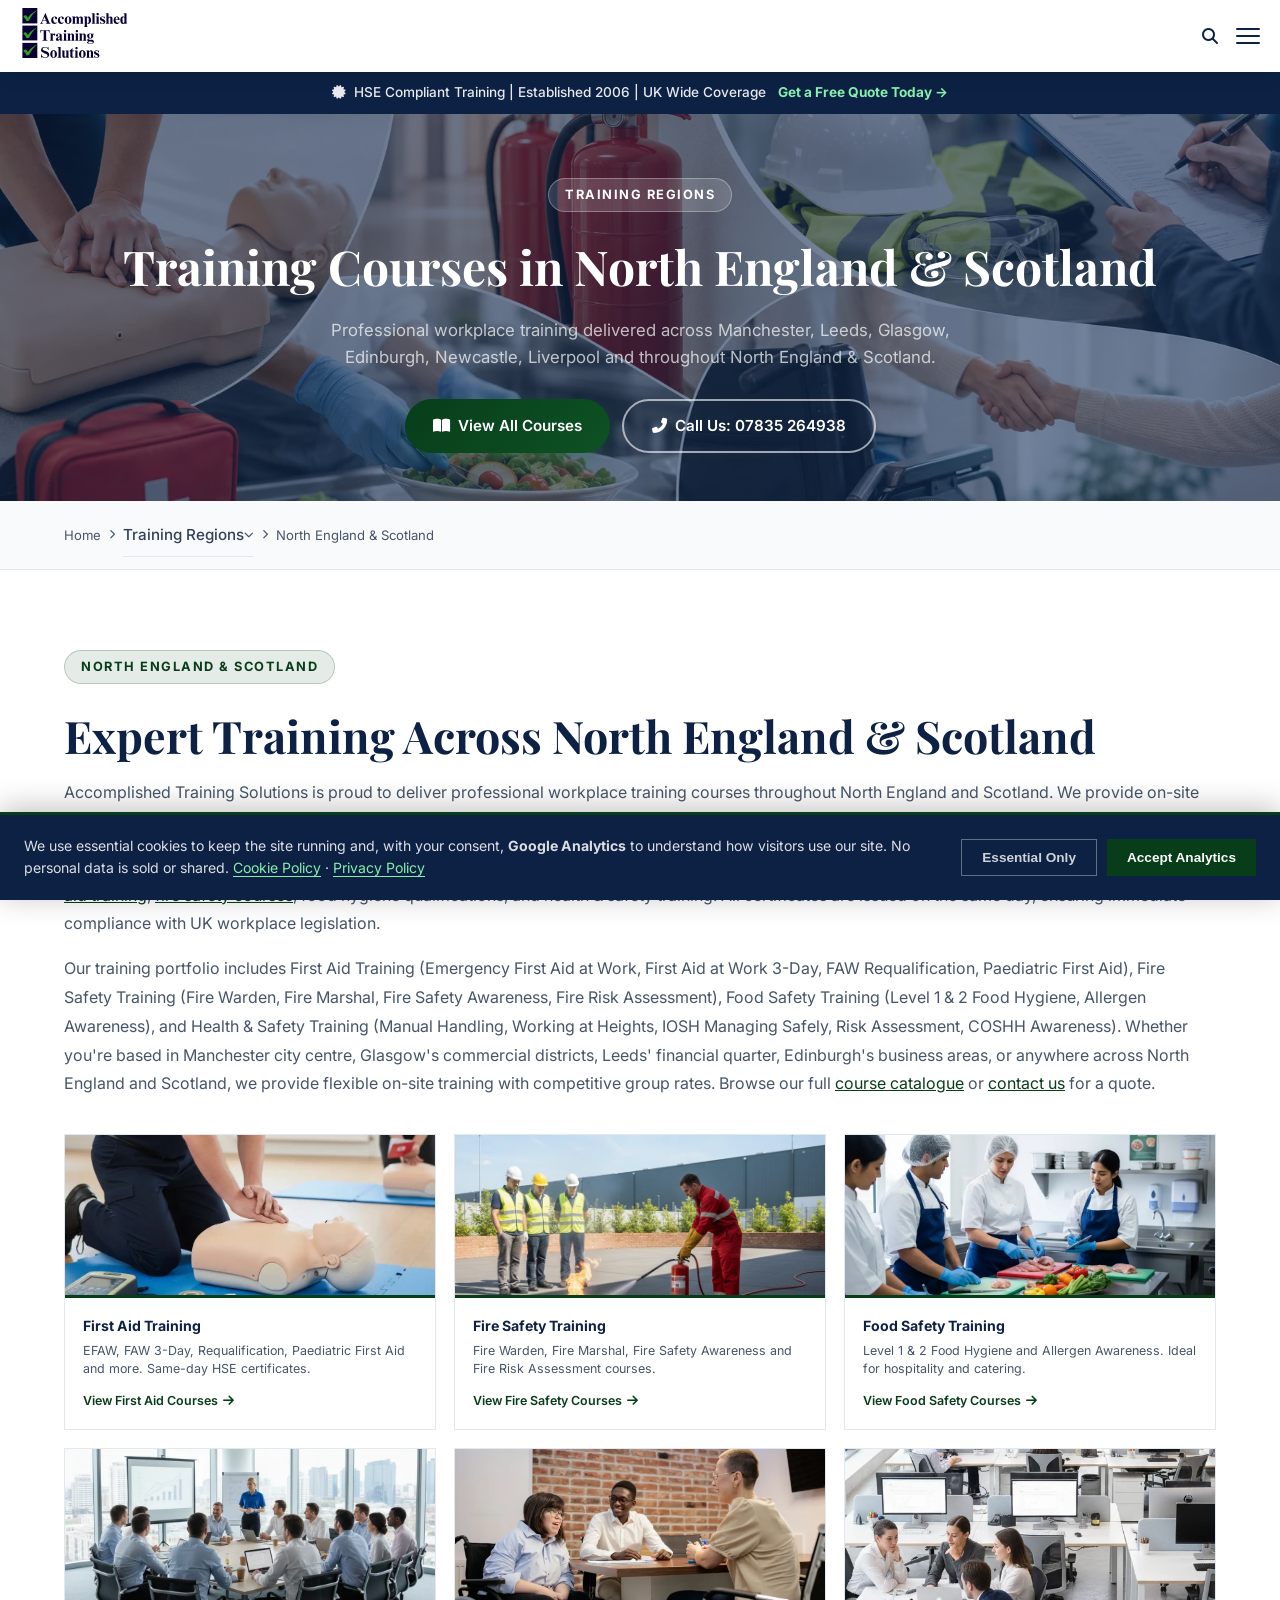
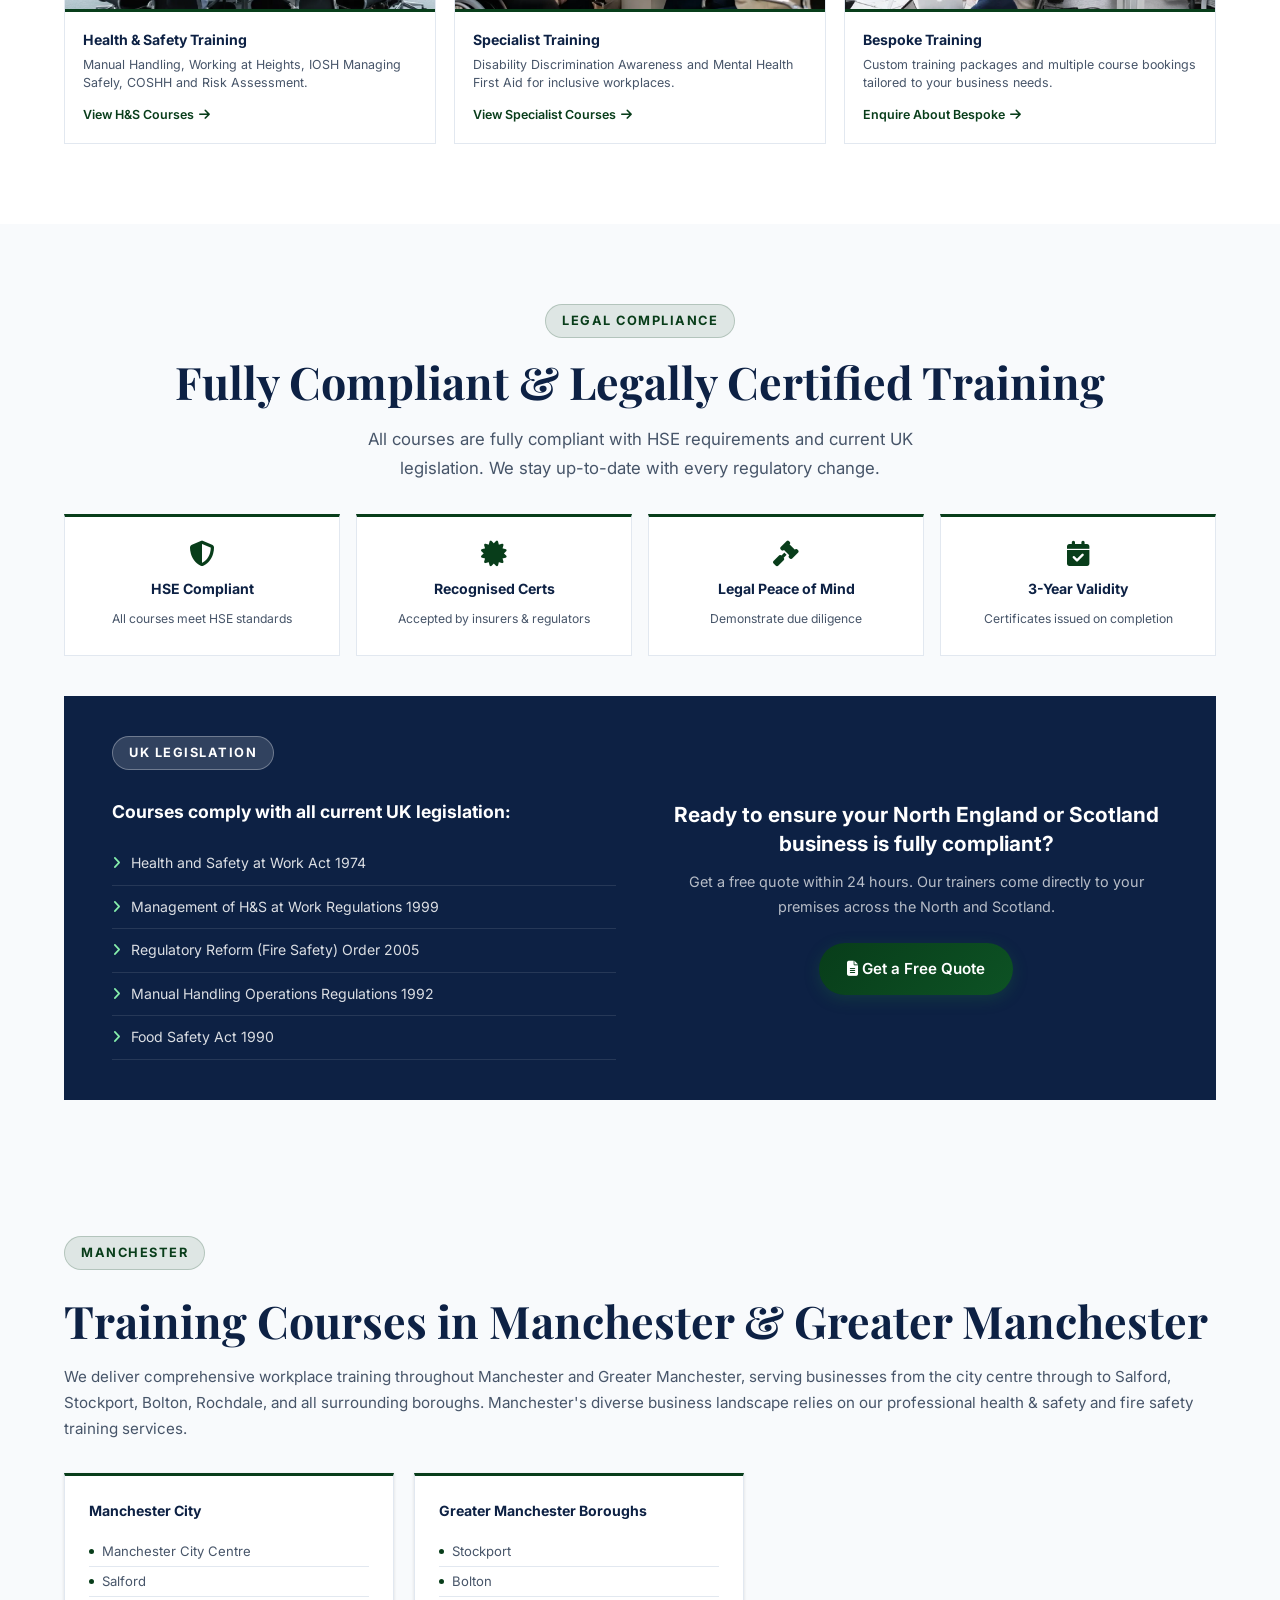
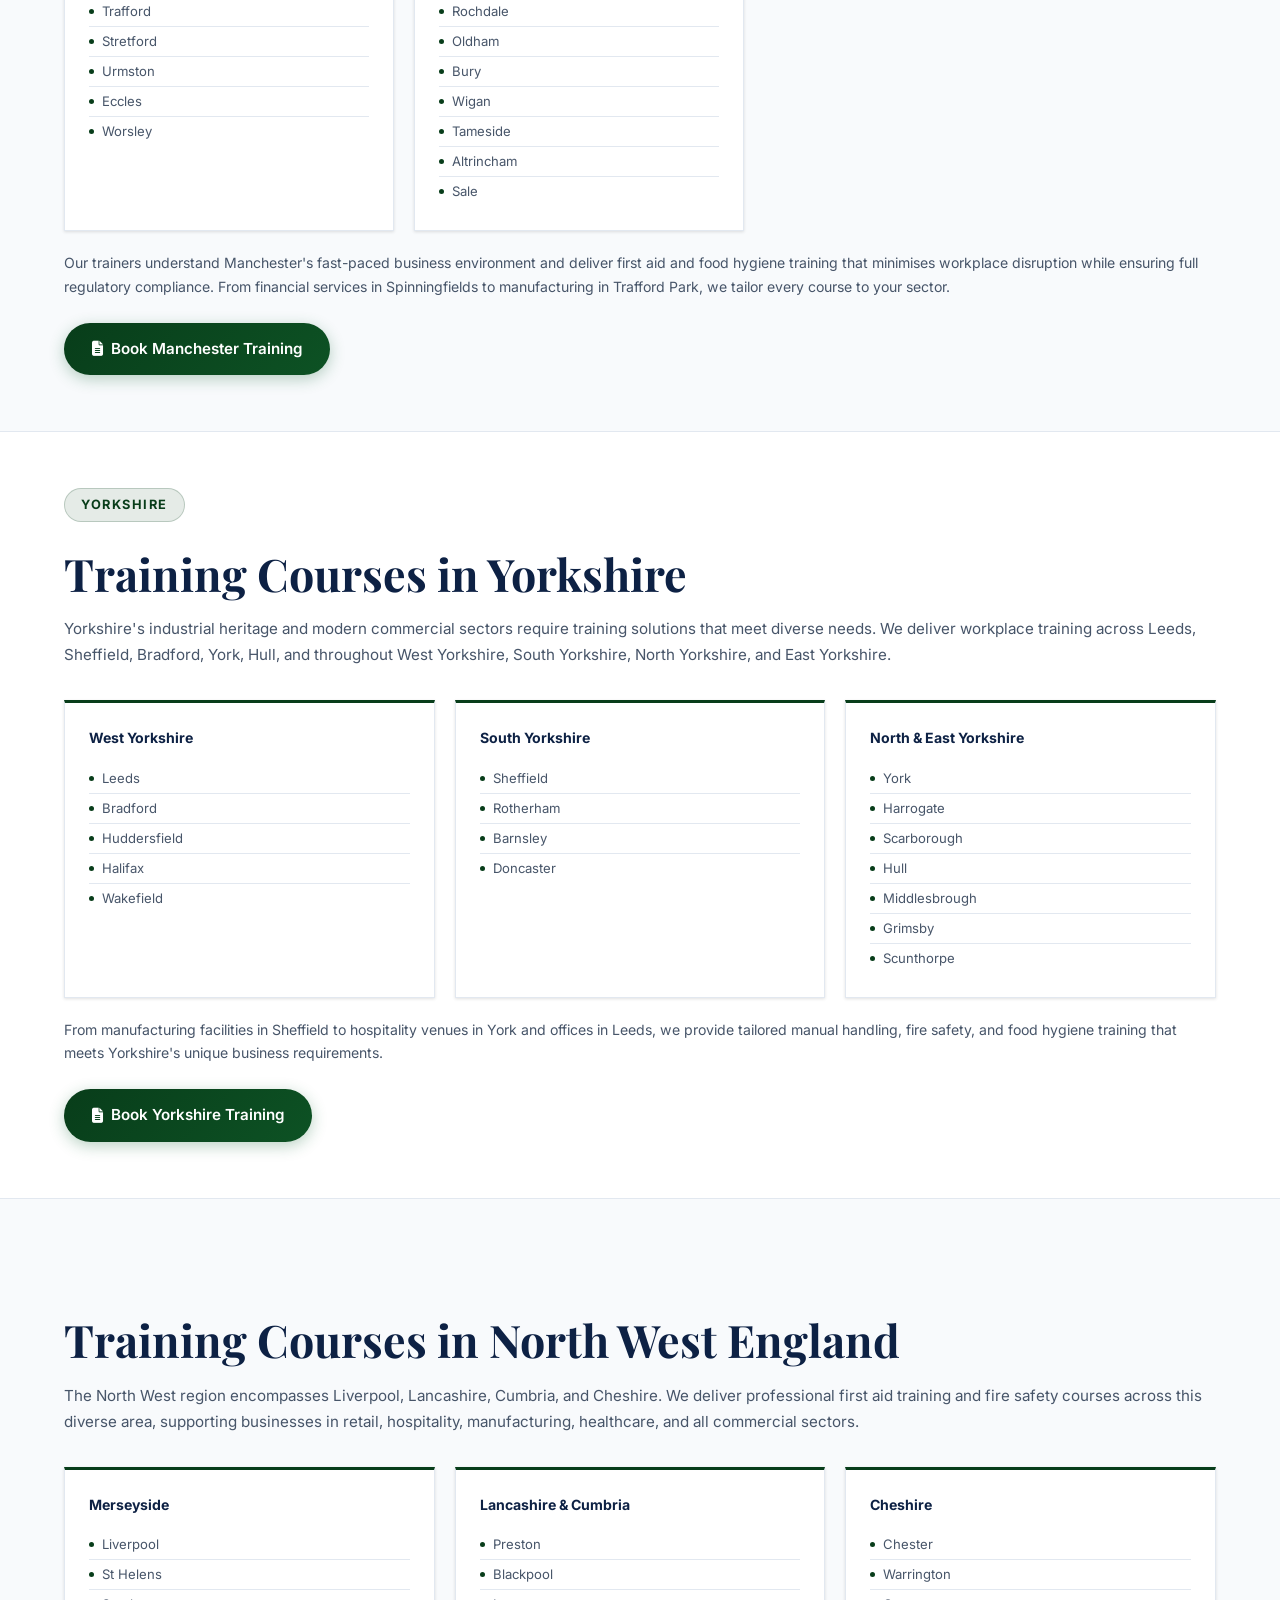
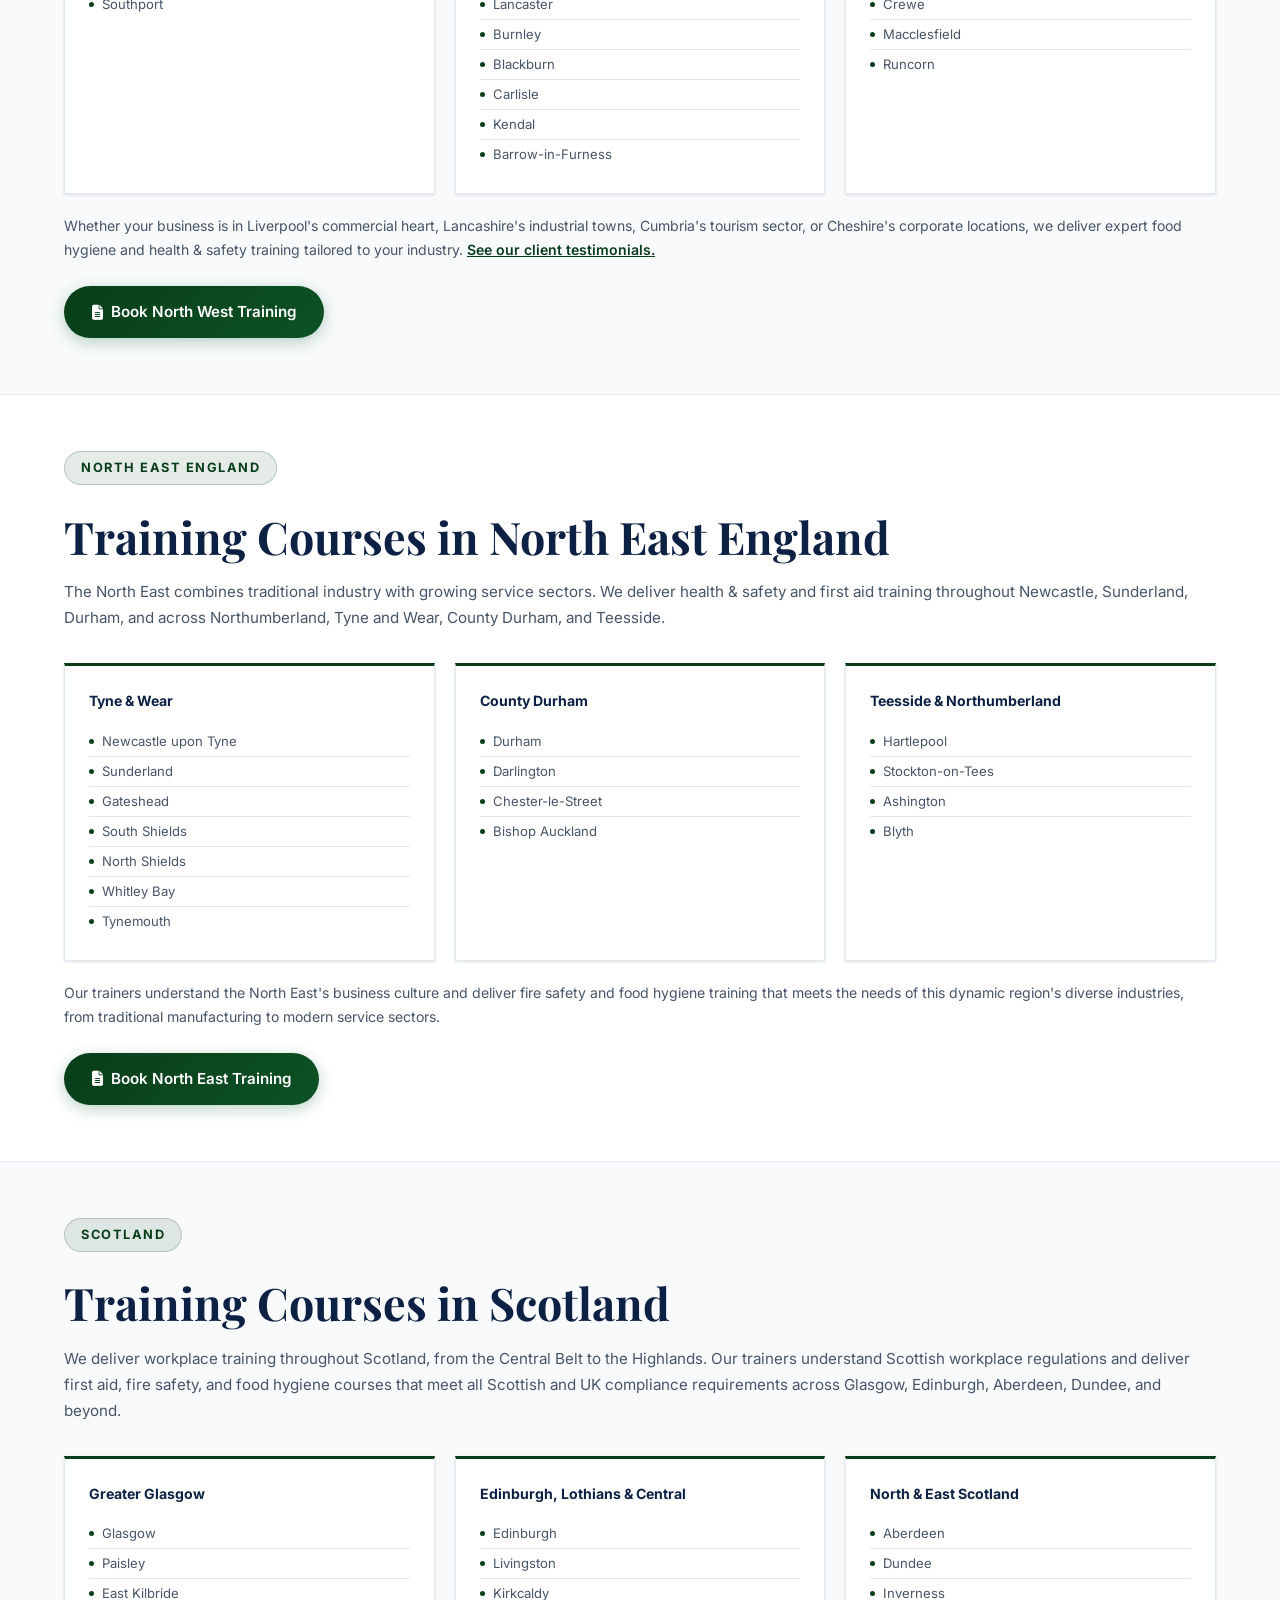
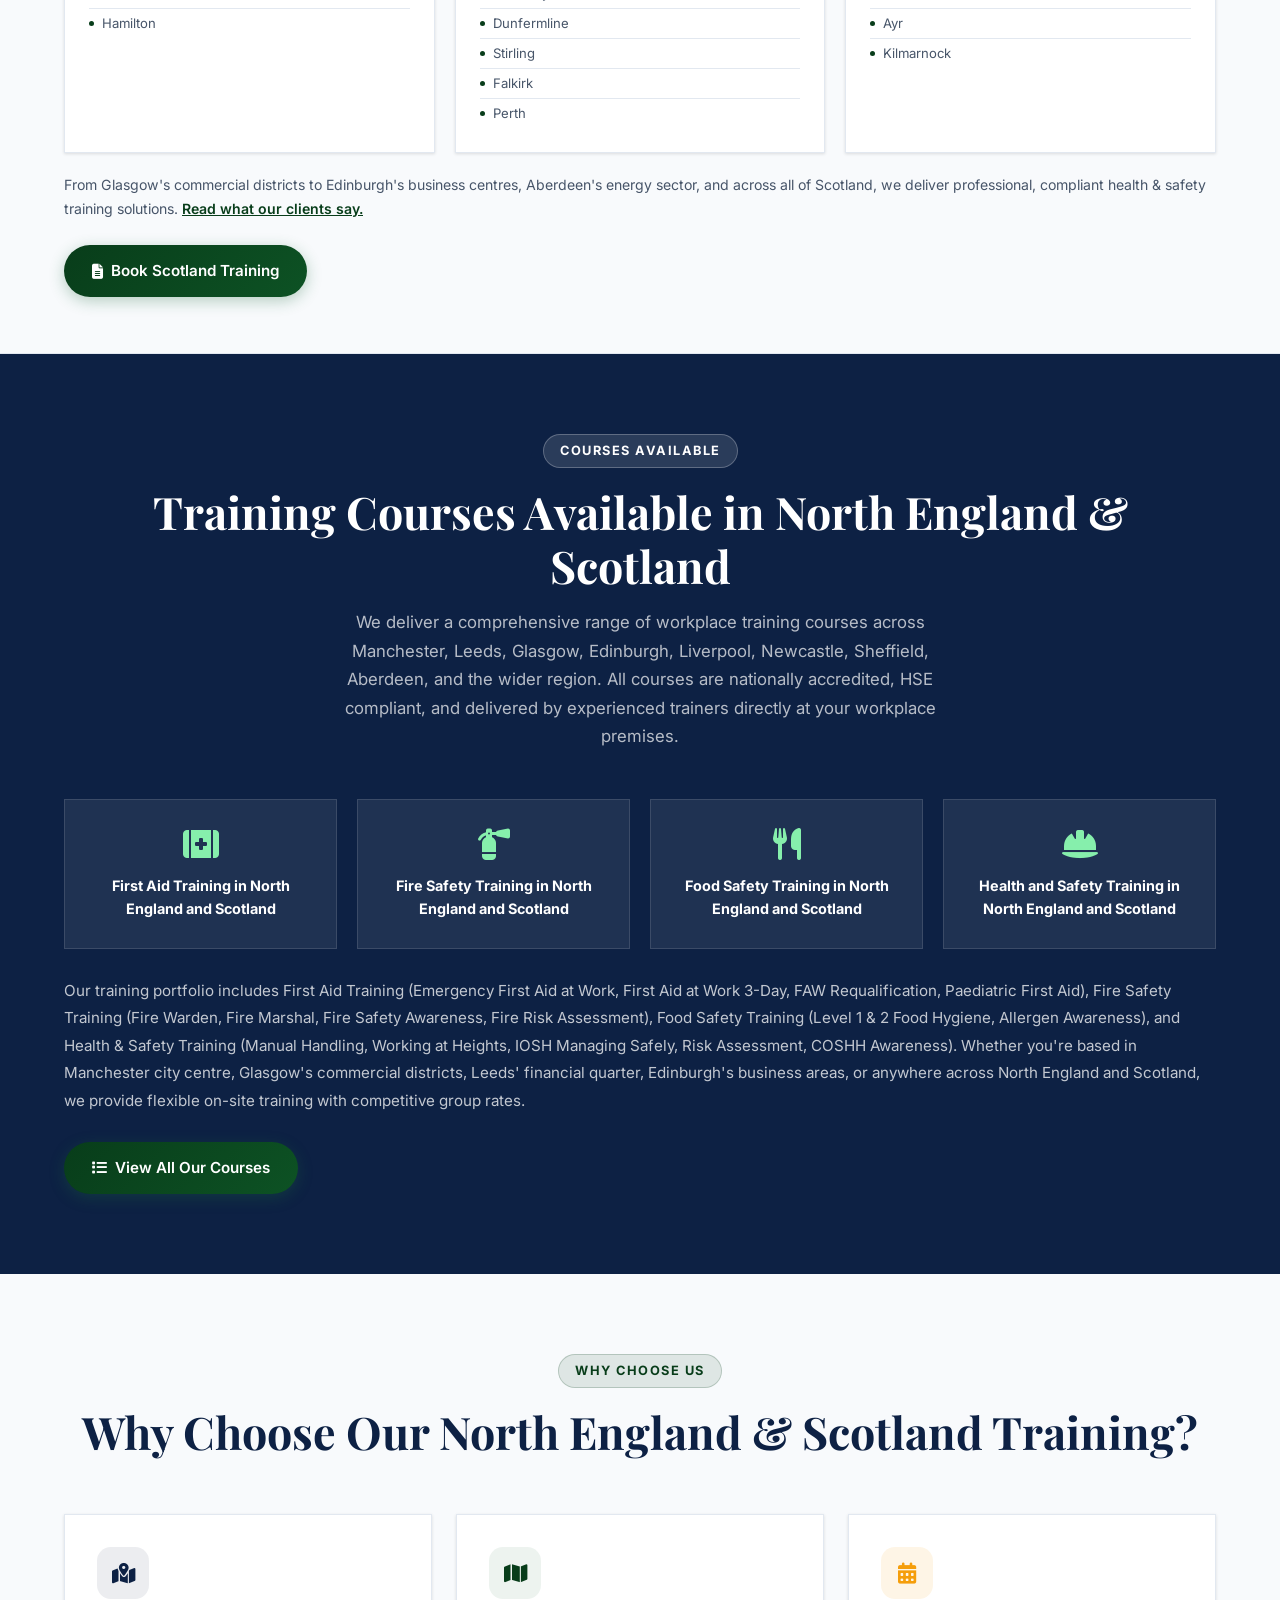
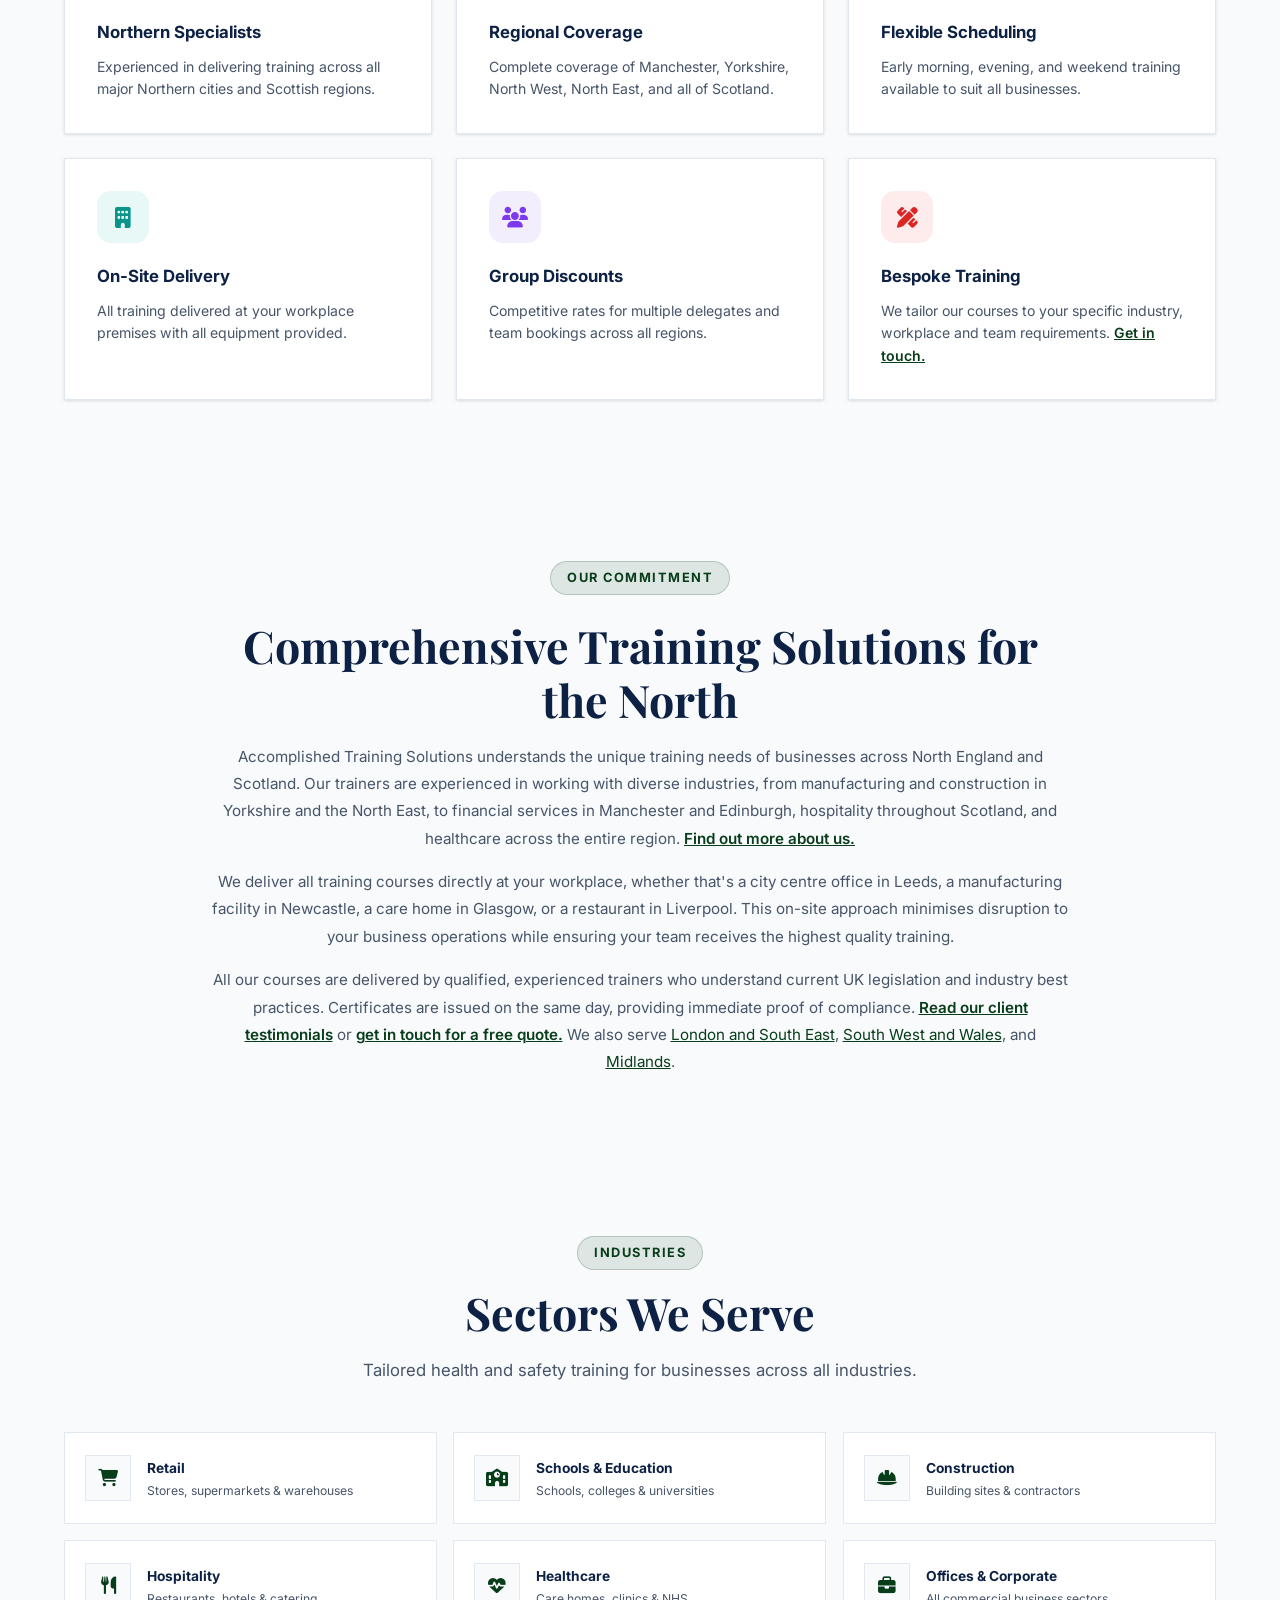
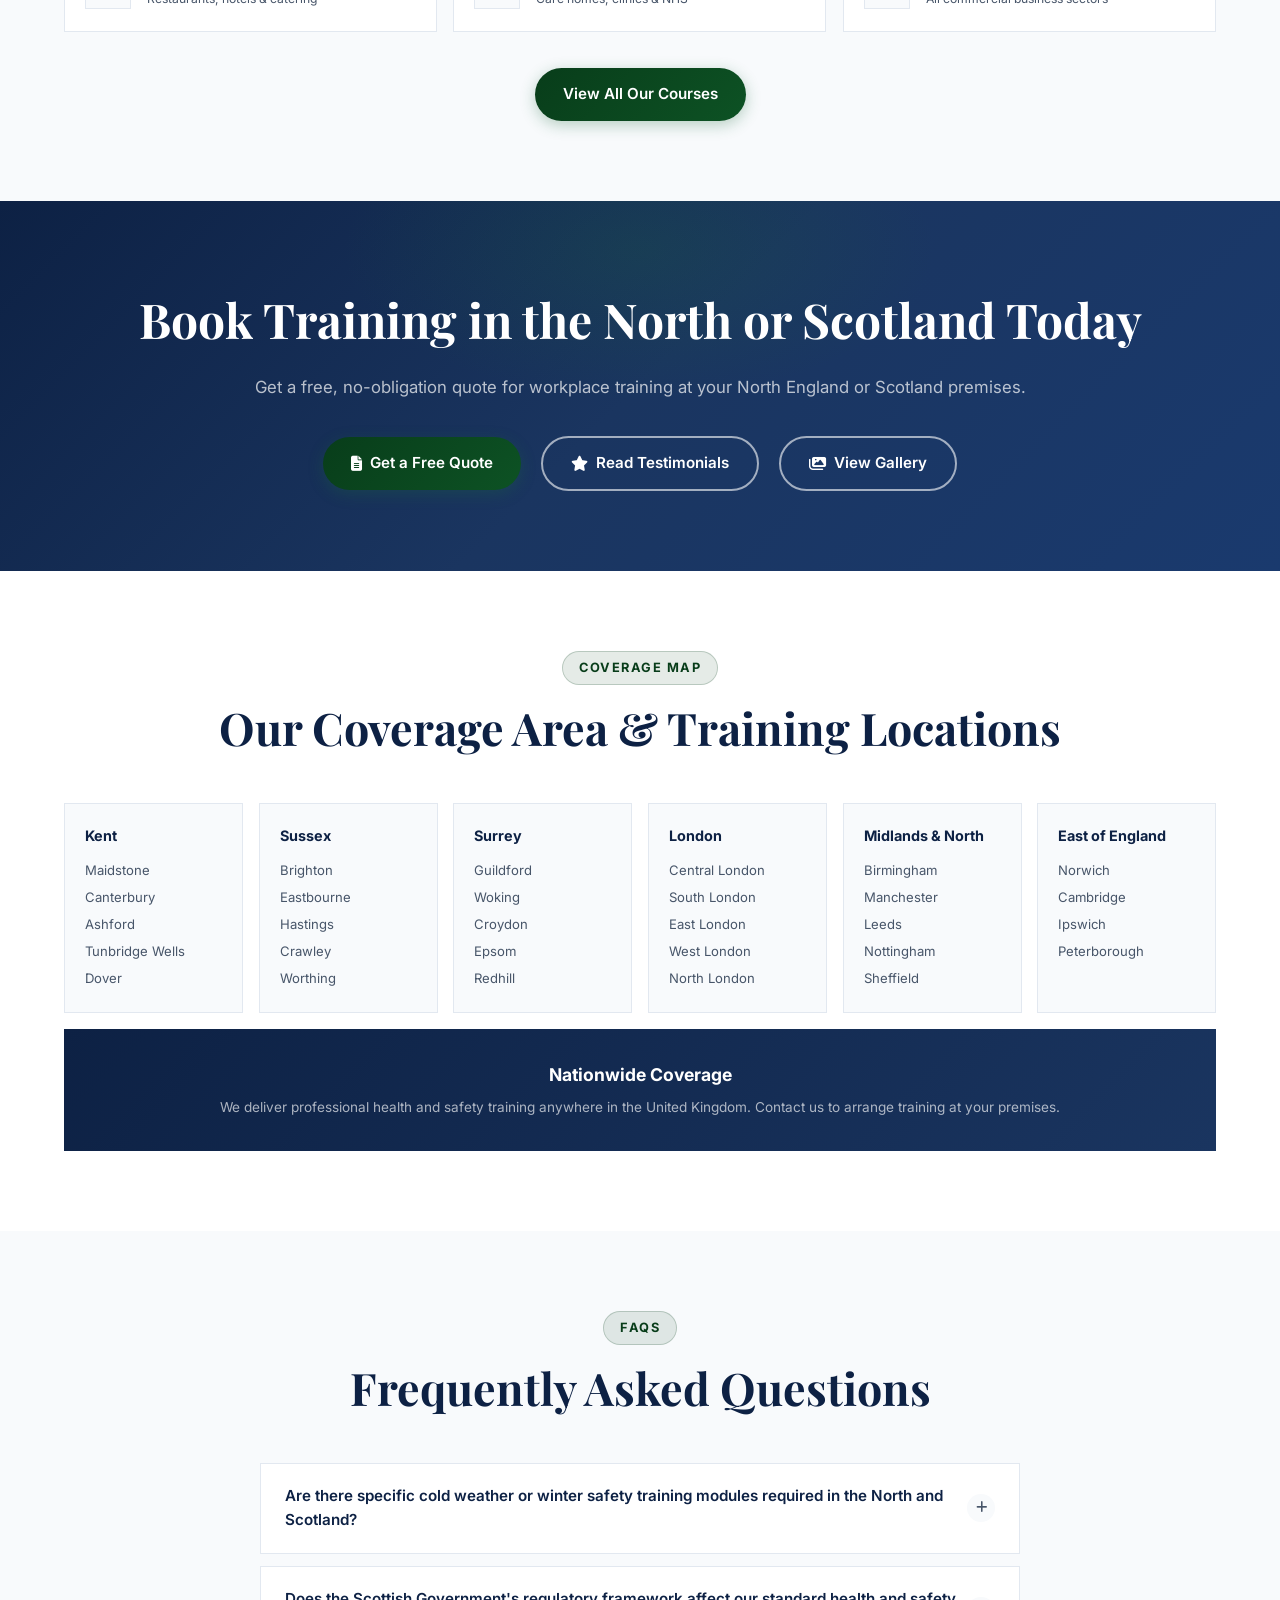
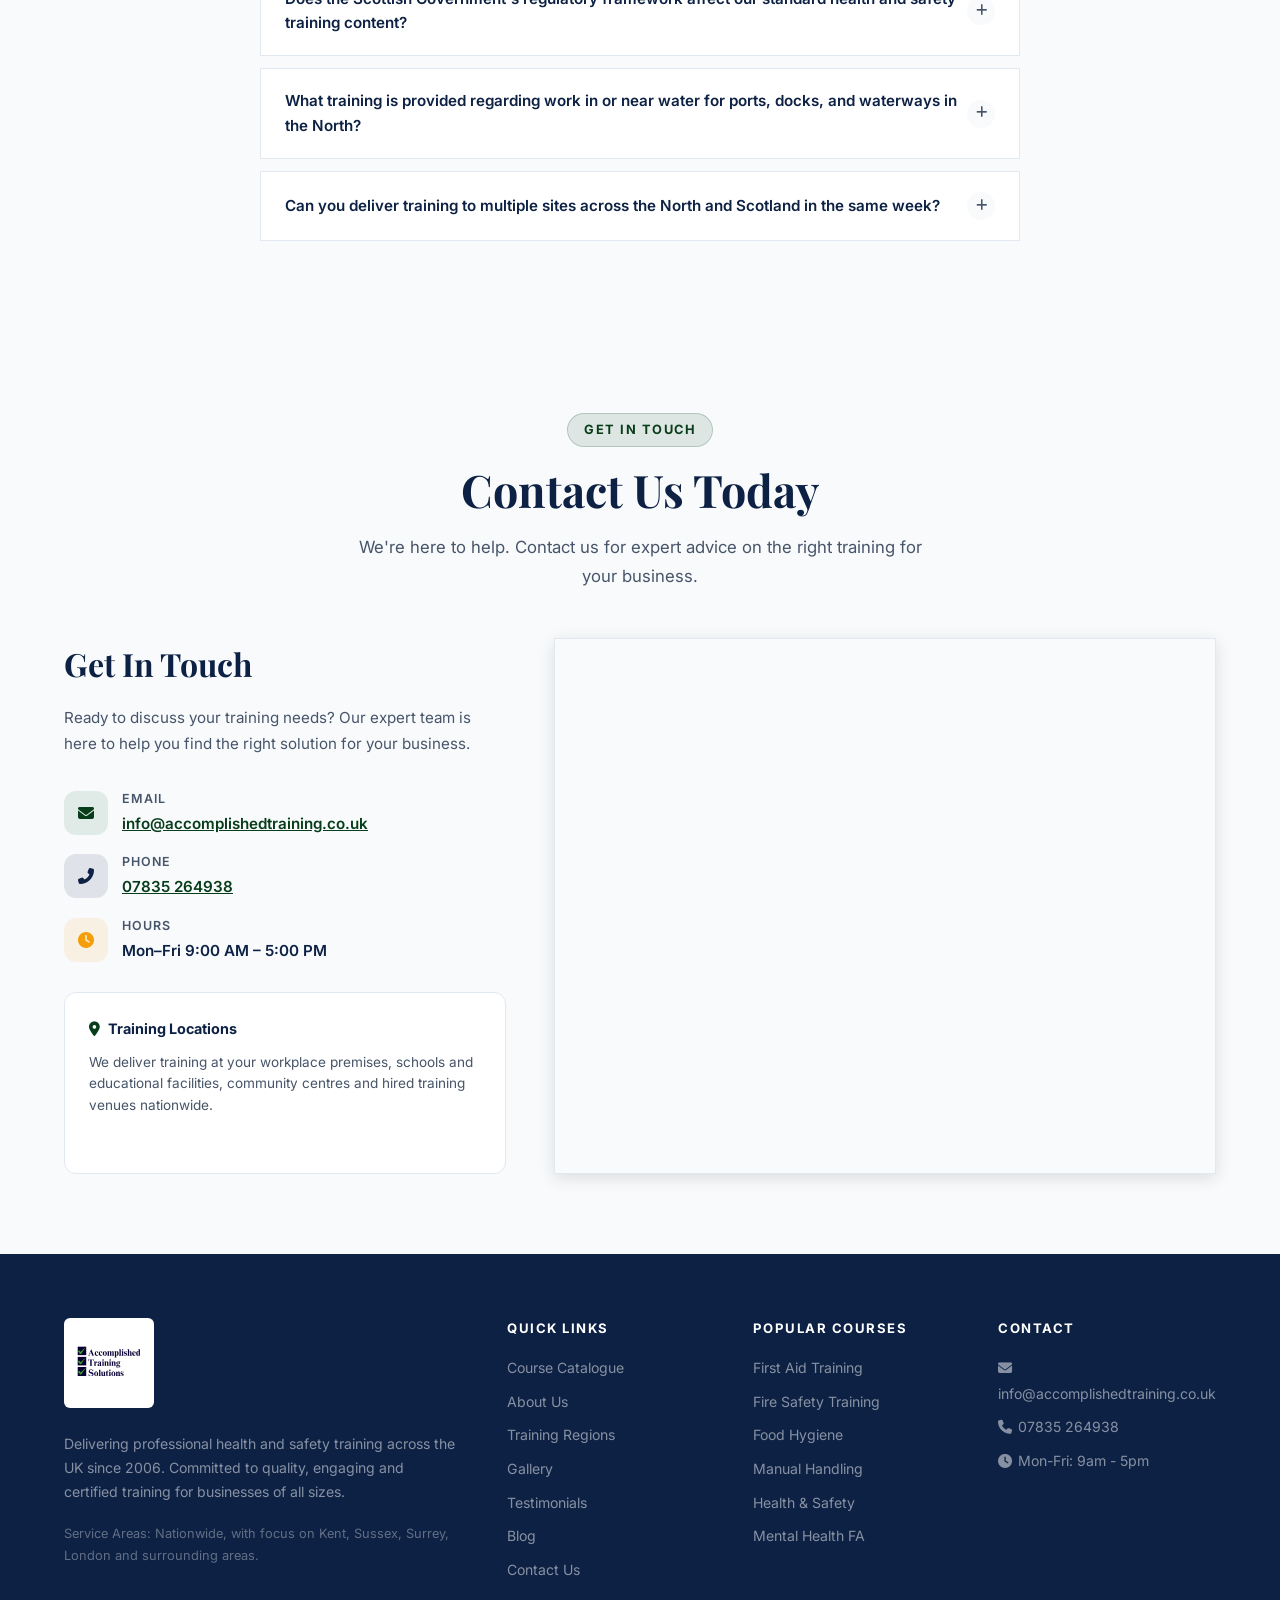
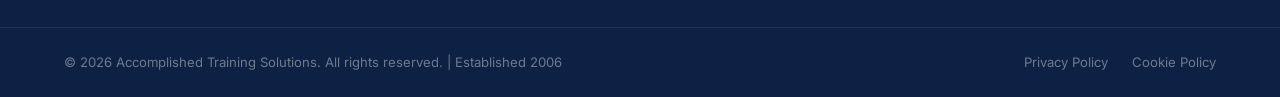
<file: north-england-scotland.html>
<!DOCTYPE html>
<html lang="en">
<head>
    <meta charset="UTF-8">
    <meta name="viewport" content="width=device-width, initial-scale=1.0">
    <title>Training Courses in North England & Scotland - Accomplished Training Solutions</title>
    <link href="https://fonts.googleapis.com/css2?family=Inter:wght@300;400;500;600;700;800;900&family=Playfair+Display:wght@700;800&display=swap" rel="stylesheet">
    <link rel="stylesheet" href="https://cdnjs.cloudflare.com/ajax/libs/font-awesome/6.4.0/css/all.min.css">
    <link rel="stylesheet" href="styles/styles.css">
    <link rel="stylesheet" href="styles/courses.css">
    <link rel="stylesheet" href="styles/location.css">
</head>
<body>

<!-- ANNOUNCEMENT BAR -->
<div class="announcement-bar">
    <i class="fas fa-certificate"></i>&nbsp; HSE Compliant Training | Established 2006 | UK Wide Coverage
    <a href="contact.html">Get a Free Quote Today &rarr;</a>
</div>

<!-- NAVBAR -->
<nav class="navbar" id="navbar">
    <div class="navbar-inner">
        <a href="index.html" class="navbar-logo">
            <img src="images/ats-logo.svg" alt="Accomplished Training Solutions" style="height:150px;width:auto;display:block;">
        </a>
        <div class="navbar-right">
            <ul class="navbar-nav">
                <li><a href="about.html">About Us</a></li>
                <li><a href="courses.html">Course Catalogue</a></li>
                <li class="nav-item-dropdown">
                    <a href="index.html" style="color:var(--green);font-weight:700;">Training Regions <i class="fas fa-chevron-down nav-dropdown-arrow"></i></a>
                    <div class="nav-dropdown-menu">
                        <a href="london-south-east.html"><i class="fas fa-map-marker-alt"></i> London &amp; South East</a>
                        <a href="south-west-wales.html"><i class="fas fa-map-marker-alt"></i> South West &amp; Wales</a>
                        <a href="midlands.html"><i class="fas fa-map-marker-alt"></i> Midlands</a>
                        <a href="north-england-scotland.html"><i class="fas fa-map-marker-alt"></i> North England &amp; Scotland</a>
                    </div>
                </li>
                <li><a href="gallery.html">Gallery</a></li>
                <li><a href="testimonials.html">Testimonials</a></li>
                <li class="nav-item-dropdown">
                    <a href="blog.html">Blog <i class="fas fa-chevron-down nav-dropdown-arrow"></i></a>
                    <div class="nav-dropdown-menu">
                        <a href="blog.html"><i class="fas fa-th-list"></i> All Blog Posts</a>
                        <a href="blog-fire-safety-london.html"><i class="fas fa-fire"></i> Fire Safety Training in London</a>
                        <a href="blog-first-aid-training.html"><i class="fas fa-heart"></i> Why First Aid Training is Crucial</a>
                    </div>
                </li>
            </ul>
            <div class="navbar-divider"></div>
            <button class="search-btn" id="searchToggle"><i class="fas fa-search"></i></button>
            <div class="navbar-divider"></div>
            <a href="tel:07835264938" class="navbar-phone"><i class="fas fa-phone-alt"></i> 07835 264938</a>
            <a href="contact.html" class="btn-primary" style="padding:10px 20px;font-size:0.87rem;margin-left:16px;"><i class="fas fa-file-alt"></i> Free Quote</a>
        </div>
        <div class="nav-mobile-right">
            <button class="search-btn search-btn-mobile" id="searchToggleMobile"><i class="fas fa-search"></i></button>
            <div class="hamburger" id="hamburger"><span></span><span></span><span></span></div>
        </div>
    </div>
    <div class="search-overlay" id="searchOverlay">
        <div class="search-bar">
            <i class="fas fa-search"></i>
            <input type="text" id="searchInput" placeholder="Search courses, topics, regions..." autocomplete="off">
            <button class="search-close" id="searchClose"><i class="fas fa-times"></i></button>
        </div>
        <div class="search-results" id="searchResults"></div>
        <div class="search-no-results" id="searchNoResults">No results found. Try a different search term.</div>
    </div>
    <div class="mobile-menu" id="mobileMenu">
        <a href="about.html">About Us</a>
        <a href="courses.html">Course Catalogue</a>
        <div class="mob-drop">
            <button class="mob-drop-btn" id="mobRegionsBtn">Training Regions <i class="fas fa-chevron-down mob-chevron"></i></button>
            <div class="mob-drop-body" id="mobRegionsBody">
                <a href="london-south-east.html"><i class="fas fa-map-marker-alt"></i> London &amp; South East</a>
                <a href="south-west-wales.html"><i class="fas fa-map-marker-alt"></i> South West &amp; Wales</a>
                <a href="midlands.html"><i class="fas fa-map-marker-alt"></i> Midlands</a>
                <a href="north-england-scotland.html"><i class="fas fa-map-marker-alt"></i> North England &amp; Scotland</a>
            </div>
        </div>
        <a href="gallery.html">Gallery</a>
        <a href="testimonials.html">Testimonials</a>
        <div class="mob-drop">
            <div class="mob-drop-split">
                <a href="blog.html">Blog</a>
                <button class="mob-drop-chevron" id="mobBlogBtn"><i class="fas fa-chevron-down mob-chevron"></i></button>
            </div>
            <div class="mob-drop-body" id="mobBlogBody">
                <a href="blog-fire-safety-london.html"><i class="fas fa-fire"></i> Fire Safety Training in London</a>
                <a href="blog-first-aid-training.html"><i class="fas fa-heart"></i> Why First Aid Training is Crucial</a>
            </div>
        </div>
        <a href="contact.html">Contact</a>
        <a href="tel:07835264938" style="color:var(--green);font-weight:700;border-bottom:none;"><i class="fas fa-phone-alt"></i> 07835 264938</a>
    </div>
</nav>

<!-- PAGE HERO -->
<section class="page-hero">
    <div class="container">
        <span class="section-tag">Training Regions</span>
        <h1>Training Courses in North England &amp; Scotland</h1>
        <p>Professional workplace training delivered across Manchester, Leeds, Glasgow, Edinburgh, Newcastle, Liverpool and throughout North England &amp; Scotland.</p>
        <div style="display:flex;flex-wrap:wrap;justify-content:center;gap:12px;margin-top:28px;">
            <a href="courses.html" class="btn-primary"><i class="fas fa-book-open"></i> View All Courses</a>
            <a href="tel:07835264938" class="btn-secondary"><i class="fas fa-phone-alt"></i> Call Us: 07835 264938</a>
        </div>
    </div>
</section>

<!-- BREADCRUMB -->
<div class="breadcrumb-bar">
    <div class="container">
        <nav class="breadcrumb-nav">
            <a href="index.html">Home</a>
            <i class="fas fa-chevron-right"></i>
            <div class="mob-drop">
            <button class="mob-drop-btn" id="mobRegionsBtn">Training Regions <i class="fas fa-chevron-down mob-chevron"></i></button>
            <div class="mob-drop-body" id="mobRegionsBody">
                <a href="london-south-east.html"><i class="fas fa-map-marker-alt"></i> London &amp; South East</a>
                <a href="south-west-wales.html"><i class="fas fa-map-marker-alt"></i> South West &amp; Wales</a>
                <a href="midlands.html"><i class="fas fa-map-marker-alt"></i> Midlands</a>
                <a href="north-england-scotland.html"><i class="fas fa-map-marker-alt"></i> North England &amp; Scotland</a>
            </div>
        </div>
            <i class="fas fa-chevron-right"></i>
            <span>North England &amp; Scotland</span>
        </nav>
    </div>
</div>

<!-- INTRO -->
<section class="section-padding" style="background:white;">
    <div class="container">
        <span class="section-tag">North England &amp; Scotland</span>
        <h2 class="section-title" style="text-align:left;margin-top:8px;">Expert Training Across North England &amp; Scotland</h2>
        <p style="font-size:1rem;color:var(--gray);line-height:1.8;margin-bottom:16px;">Accomplished Training Solutions is proud to deliver professional workplace training courses throughout North England and Scotland. We provide on-site training at your workplace premises across Manchester, Leeds, Glasgow, Edinburgh, Liverpool, Newcastle, Sheffield, Aberdeen, and surrounding areas.</p>
        <p style="font-size:1rem;color:var(--gray);line-height:1.8;margin-bottom:16px;">Our experienced trainers travel to businesses, schools, care homes, restaurants, offices, and organisations across the region, delivering HSE compliant <a href="blog-first-aid-training.html">first aid training</a>, <a href="blog-fire-safety-london.html">fire safety courses</a>, food hygiene qualifications, and health &amp; safety training. All certificates are issued on the same day, ensuring immediate compliance with UK workplace legislation.</p>
        <p style="font-size:1rem;color:var(--gray);line-height:1.8;">Our training portfolio includes First Aid Training (Emergency First Aid at Work, First Aid at Work 3-Day, FAW Requalification, Paediatric First Aid), Fire Safety Training (Fire Warden, Fire Marshal, Fire Safety Awareness, Fire Risk Assessment), Food Safety Training (Level 1 &amp; 2 Food Hygiene, Allergen Awareness), and Health &amp; Safety Training (Manual Handling, Working at Heights, IOSH Managing Safely, Risk Assessment, COSHH Awareness). Whether you're based in Manchester city centre, Glasgow's commercial districts, Leeds' financial quarter, Edinburgh's business areas, or anywhere across North England and Scotland, we provide flexible on-site training with competitive group rates. Browse our full <a href="courses.html">course catalogue</a> or <a href="contact.html">contact us</a> for a quote.</p>
        <div class="mini-courses-grid">
            <div class="mini-course-card">
                <div class="mini-course-card-img"><img src="images/first-aid.webp" alt="First Aid Training"></div>
                <div class="mini-course-card-body">
                    <h4>First Aid Training</h4>
                    <p>EFAW, FAW 3-Day, Requalification, Paediatric First Aid and more. Same-day HSE certificates.</p>
                    <a href="courses.html#first-aid">View First Aid Courses <i class="fas fa-arrow-right"></i></a>
                </div>
            </div>
            <div class="mini-course-card">
                <div class="mini-course-card-img"><img src="images/fire-warden-training.webp" alt="Fire Safety Training"></div>
                <div class="mini-course-card-body">
                    <h4>Fire Safety Training</h4>
                    <p>Fire Warden, Fire Marshal, Fire Safety Awareness and Fire Risk Assessment courses.</p>
                    <a href="courses.html#fire-safety">View Fire Safety Courses <i class="fas fa-arrow-right"></i></a>
                </div>
            </div>
            <div class="mini-course-card">
                <div class="mini-course-card-img"><img src="images/food-hygiene.webp" alt="Food Safety Training"></div>
                <div class="mini-course-card-body">
                    <h4>Food Safety Training</h4>
                    <p>Level 1 &amp; 2 Food Hygiene and Allergen Awareness. Ideal for hospitality and catering.</p>
                    <a href="courses.html#food-safety">View Food Safety Courses <i class="fas fa-arrow-right"></i></a>
                </div>
            </div>
            <div class="mini-course-card">
                <div class="mini-course-card-img"><img src="images/health-and-safety-coporate.webp" alt="Health and Safety Training"></div>
                <div class="mini-course-card-body">
                    <h4>Health &amp; Safety Training</h4>
                    <p>Manual Handling, Working at Heights, IOSH Managing Safely, COSHH and Risk Assessment.</p>
                    <a href="courses.html#health-safety">View H&amp;S Courses <i class="fas fa-arrow-right"></i></a>
                </div>
            </div>
            <div class="mini-course-card">
                <div class="mini-course-card-img"><img src="images/disability-discrimination-awareness-card.webp" alt="Specialist Training"></div>
                <div class="mini-course-card-body">
                    <h4>Specialist Training</h4>
                    <p>Disability Discrimination Awareness and Mental Health First Aid for inclusive workplaces.</p>
                    <a href="courses.html#specialist">View Specialist Courses <i class="fas fa-arrow-right"></i></a>
                </div>
            </div>
            <div class="mini-course-card">
                <div class="mini-course-card-img"><img src="images/coporate.webp" alt="Bespoke Training"></div>
                <div class="mini-course-card-body">
                    <h4>Bespoke Training</h4>
                    <p>Custom training packages and multiple course bookings tailored to your business needs.</p>
                    <a href="contact.html">Enquire About Bespoke <i class="fas fa-arrow-right"></i></a>
                </div>
            </div>
        </div>
    </div>
</section>

<!-- COMPLIANCE -->
<section class="section-padding" style="background:var(--off-white);">
    <div class="container">
        <div class="sectors-header" style="margin-bottom:32px;">
            <span class="section-tag">Legal Compliance</span>
            <h2 class="section-title">Fully Compliant &amp; Legally Certified Training</h2>
            <p class="section-subtitle" style="margin:0 auto;">All courses are fully compliant with HSE requirements and current UK legislation. We stay up-to-date with every regulatory change.</p>
        </div>
        <div class="compliance-alt-badges">
            <div class="compliance-alt-badge"><i class="fas fa-shield-alt"></i><strong>HSE Compliant</strong><span>All courses meet HSE standards</span></div>
            <div class="compliance-alt-badge"><i class="fas fa-certificate"></i><strong>Recognised Certs</strong><span>Accepted by insurers &amp; regulators</span></div>
            <div class="compliance-alt-badge"><i class="fas fa-gavel"></i><strong>Legal Peace of Mind</strong><span>Demonstrate due diligence</span></div>
            <div class="compliance-alt-badge"><i class="fas fa-calendar-check"></i><strong>3-Year Validity</strong><span>Certificates issued on completion</span></div>
        </div>
        <div class="compliance-alt-panel">
            <div>
                <span class="section-tag" style="background:rgba(255,255,255,0.15);color:white;border-color:rgba(255,255,255,0.3);">UK Legislation</span>
                <h3 style="color:white;font-size:1.1rem;margin:12px 0 4px;">Courses comply with all current UK legislation:</h3>
                <ul class="compliance-alt-list">
                    <li><i class="fas fa-angle-right"></i> Health and Safety at Work Act 1974</li>
                    <li><i class="fas fa-angle-right"></i> Management of H&amp;S at Work Regulations 1999</li>
                    <li><i class="fas fa-angle-right"></i> Regulatory Reform (Fire Safety) Order 2005</li>
                    <li><i class="fas fa-angle-right"></i> Manual Handling Operations Regulations 1992</li>
                    <li><i class="fas fa-angle-right"></i> Food Safety Act 1990</li>
                </ul>
            </div>
            <div class="compliance-alt-cta-box">
                <h3>Ready to ensure your North England or Scotland business is fully compliant?</h3>
                <p>Get a free quote within 24 hours. Our trainers come directly to your premises across the North and Scotland.</p>
                <a href="contact.html" class="btn-primary" style="display:inline-block;"><i class="fas fa-file-alt"></i> Get a Free Quote</a>
            </div>
        </div>
    </div>
</section>

<!-- MANCHESTER -->
<section class="location-section" style="background:var(--off-white);">
    <div class="container">
        <div class="location-header">
            <span class="section-tag">Manchester</span>
            <h2 class="section-title" style="text-align:left;margin-top:8px;">Training Courses in Manchester &amp; Greater Manchester</h2>
            <p style="font-size:0.95rem;color:var(--gray);line-height:1.7;">We deliver comprehensive workplace training throughout Manchester and Greater Manchester, serving businesses from the city centre through to Salford, Stockport, Bolton, Rochdale, and all surrounding boroughs. Manchester's diverse business landscape relies on our professional health &amp; safety and fire safety training services.</p>
        </div>
        <div class="area-cards two-col">
            <div class="area-card">
                <h5>Manchester City</h5>
                <ul>
                    <li>Manchester City Centre</li>
                    <li>Salford</li>
                    <li>Trafford</li>
                    <li>Stretford</li>
                    <li>Urmston</li>
                    <li>Eccles</li>
                    <li>Worsley</li>
                </ul>
            </div>
            <div class="area-card">
                <h5>Greater Manchester Boroughs</h5>
                <ul>
                    <li>Stockport</li>
                    <li>Bolton</li>
                    <li>Rochdale</li>
                    <li>Oldham</li>
                    <li>Bury</li>
                    <li>Wigan</li>
                    <li>Tameside</li>
                    <li>Altrincham</li>
                    <li>Sale</li>
                </ul>
            </div>
        </div>
        <p class="location-note">Our trainers understand Manchester's fast-paced business environment and deliver first aid and food hygiene training that minimises workplace disruption while ensuring full regulatory compliance. From financial services in Spinningfields to manufacturing in Trafford Park, we tailor every course to your sector.</p>
        <div class="location-cta">
            <a href="contact.html" class="btn-primary"><i class="fas fa-file-alt"></i> Book Manchester Training</a>
        </div>
    </div>
</section>

<!-- YORKSHIRE -->
<section class="location-section" style="background:white;">
    <div class="container">
        <div class="location-header">
            <span class="section-tag">Yorkshire</span>
            <h2 class="section-title" style="text-align:left;margin-top:8px;">Training Courses in Yorkshire</h2>
            <p style="font-size:0.95rem;color:var(--gray);line-height:1.7;">Yorkshire's industrial heritage and modern commercial sectors require training solutions that meet diverse needs. We deliver workplace training across Leeds, Sheffield, Bradford, York, Hull, and throughout West Yorkshire, South Yorkshire, North Yorkshire, and East Yorkshire.</p>
        </div>
        <div class="area-cards">
            <div class="area-card">
                <h5>West Yorkshire</h5>
                <ul>
                    <li>Leeds</li>
                    <li>Bradford</li>
                    <li>Huddersfield</li>
                    <li>Halifax</li>
                    <li>Wakefield</li>
                </ul>
            </div>
            <div class="area-card">
                <h5>South Yorkshire</h5>
                <ul>
                    <li>Sheffield</li>
                    <li>Rotherham</li>
                    <li>Barnsley</li>
                    <li>Doncaster</li>
                </ul>
            </div>
            <div class="area-card">
                <h5>North &amp; East Yorkshire</h5>
                <ul>
                    <li>York</li>
                    <li>Harrogate</li>
                    <li>Scarborough</li>
                    <li>Hull</li>
                    <li>Middlesbrough</li>
                    <li>Grimsby</li>
                    <li>Scunthorpe</li>
                </ul>
            </div>
        </div>
        <p class="location-note">From manufacturing facilities in Sheffield to hospitality venues in York and offices in Leeds, we provide tailored manual handling, fire safety, and food hygiene training that meets Yorkshire's unique business requirements.</p>
        <div class="location-cta">
            <a href="contact.html" class="btn-primary"><i class="fas fa-file-alt"></i> Book Yorkshire Training</a>
        </div>
    </div>
</section>

<!-- NORTH WEST -->
<section class="location-section" style="background:var(--off-white);">
    <div class="container">
        <div class="location-header">
            <span class="section-tag">North West England</span>
            <h2 class="section-title" style="text-align:left;margin-top:8px;">Training Courses in North West England</h2>
            <p style="font-size:0.95rem;color:var(--gray);line-height:1.7;">The North West region encompasses Liverpool, Lancashire, Cumbria, and Cheshire. We deliver professional first aid training and fire safety courses across this diverse area, supporting businesses in retail, hospitality, manufacturing, healthcare, and all commercial sectors.</p>
        </div>
        <div class="area-cards">
            <div class="area-card">
                <h5>Merseyside</h5>
                <ul>
                    <li>Liverpool</li>
                    <li>St Helens</li>
                    <li>Southport</li>
                </ul>
            </div>
            <div class="area-card">
                <h5>Lancashire &amp; Cumbria</h5>
                <ul>
                    <li>Preston</li>
                    <li>Blackpool</li>
                    <li>Lancaster</li>
                    <li>Burnley</li>
                    <li>Blackburn</li>
                    <li>Carlisle</li>
                    <li>Kendal</li>
                    <li>Barrow-in-Furness</li>
                </ul>
            </div>
            <div class="area-card">
                <h5>Cheshire</h5>
                <ul>
                    <li>Chester</li>
                    <li>Warrington</li>
                    <li>Crewe</li>
                    <li>Macclesfield</li>
                    <li>Runcorn</li>
                </ul>
            </div>
        </div>
        <p class="location-note">Whether your business is in Liverpool's commercial heart, Lancashire's industrial towns, Cumbria's tourism sector, or Cheshire's corporate locations, we deliver expert food hygiene and health &amp; safety training tailored to your industry. <a href="testimonials.html" style="color:var(--green);font-weight:600;">See our client testimonials.</a></p>
        <div class="location-cta">
            <a href="contact.html" class="btn-primary"><i class="fas fa-file-alt"></i> Book North West Training</a>
        </div>
    </div>
</section>

<!-- NORTH EAST -->
<section class="location-section" style="background:white;">
    <div class="container">
        <div class="location-header">
            <span class="section-tag">North East England</span>
            <h2 class="section-title" style="text-align:left;margin-top:8px;">Training Courses in North East England</h2>
            <p style="font-size:0.95rem;color:var(--gray);line-height:1.7;">The North East combines traditional industry with growing service sectors. We deliver health &amp; safety and first aid training throughout Newcastle, Sunderland, Durham, and across Northumberland, Tyne and Wear, County Durham, and Teesside.</p>
        </div>
        <div class="area-cards">
            <div class="area-card">
                <h5>Tyne &amp; Wear</h5>
                <ul>
                    <li>Newcastle upon Tyne</li>
                    <li>Sunderland</li>
                    <li>Gateshead</li>
                    <li>South Shields</li>
                    <li>North Shields</li>
                    <li>Whitley Bay</li>
                    <li>Tynemouth</li>
                </ul>
            </div>
            <div class="area-card">
                <h5>County Durham</h5>
                <ul>
                    <li>Durham</li>
                    <li>Darlington</li>
                    <li>Chester-le-Street</li>
                    <li>Bishop Auckland</li>
                </ul>
            </div>
            <div class="area-card">
                <h5>Teesside &amp; Northumberland</h5>
                <ul>
                    <li>Hartlepool</li>
                    <li>Stockton-on-Tees</li>
                    <li>Ashington</li>
                    <li>Blyth</li>
                </ul>
            </div>
        </div>
        <p class="location-note">Our trainers understand the North East's business culture and deliver fire safety and food hygiene training that meets the needs of this dynamic region's diverse industries, from traditional manufacturing to modern service sectors.</p>
        <div class="location-cta">
            <a href="contact.html" class="btn-primary"><i class="fas fa-file-alt"></i> Book North East Training</a>
        </div>
    </div>
</section>

<!-- SCOTLAND -->
<section class="location-section" style="background:var(--off-white);">
    <div class="container">
        <div class="location-header">
            <span class="section-tag">Scotland</span>
            <h2 class="section-title" style="text-align:left;margin-top:8px;">Training Courses in Scotland</h2>
            <p style="font-size:0.95rem;color:var(--gray);line-height:1.7;">We deliver workplace training throughout Scotland, from the Central Belt to the Highlands. Our trainers understand Scottish workplace regulations and deliver first aid, fire safety, and food hygiene courses that meet all Scottish and UK compliance requirements across Glasgow, Edinburgh, Aberdeen, Dundee, and beyond.</p>
        </div>
        <div class="area-cards">
            <div class="area-card">
                <h5>Greater Glasgow</h5>
                <ul>
                    <li>Glasgow</li>
                    <li>Paisley</li>
                    <li>East Kilbride</li>
                    <li>Hamilton</li>
                </ul>
            </div>
            <div class="area-card">
                <h5>Edinburgh, Lothians &amp; Central</h5>
                <ul>
                    <li>Edinburgh</li>
                    <li>Livingston</li>
                    <li>Kirkcaldy</li>
                    <li>Dunfermline</li>
                    <li>Stirling</li>
                    <li>Falkirk</li>
                    <li>Perth</li>
                </ul>
            </div>
            <div class="area-card">
                <h5>North &amp; East Scotland</h5>
                <ul>
                    <li>Aberdeen</li>
                    <li>Dundee</li>
                    <li>Inverness</li>
                    <li>Ayr</li>
                    <li>Kilmarnock</li>
                </ul>
            </div>
        </div>
        <p class="location-note">From Glasgow's commercial districts to Edinburgh's business centres, Aberdeen's energy sector, and across all of Scotland, we deliver professional, compliant health &amp; safety training solutions. <a href="testimonials.html" style="color:var(--green);font-weight:600;">Read what our clients say.</a></p>
        <div class="location-cta">
            <a href="contact.html" class="btn-primary"><i class="fas fa-file-alt"></i> Book Scotland Training</a>
        </div>
    </div>
</section>

<!-- COURSES AVAILABLE -->
<section class="section-padding" style="background:var(--navy);">
    <div class="container">
        <div class="courses-header">
            <span class="section-tag" style="background:rgba(255,255,255,0.12);color:white;border-color:rgba(255,255,255,0.25);">Courses Available</span>
            <h2 class="section-title" style="color:white;">Training Courses Available in North England &amp; Scotland</h2>
            <p class="section-subtitle" style="margin:0 auto;color:rgba(255,255,255,0.7);">We deliver a comprehensive range of workplace training courses across Manchester, Leeds, Glasgow, Edinburgh, Liverpool, Newcastle, Sheffield, Aberdeen, and the wider region. All courses are nationally accredited, HSE compliant, and delivered by experienced trainers directly at your workplace premises.</p>
        </div>
        <div class="courses-category-grid">
            <div class="course-category-card">
                <i class="fas fa-first-aid"></i>
                <h4>First Aid Training in North England and Scotland</h4>
            </div>
            <div class="course-category-card">
                <i class="fas fa-fire-extinguisher"></i>
                <h4>Fire Safety Training in North England and Scotland</h4>
            </div>
            <div class="course-category-card">
                <i class="fas fa-utensils"></i>
                <h4>Food Safety Training in North England and Scotland</h4>
            </div>
            <div class="course-category-card">
                <i class="fas fa-hard-hat"></i>
                <h4>Health and Safety Training in North England and Scotland</h4>
            </div>
        </div>
        <p style="font-size:0.95rem;color:rgba(255,255,255,0.75);line-height:1.8;margin-top:28px;">Our training portfolio includes First Aid Training (Emergency First Aid at Work, First Aid at Work 3-Day, FAW Requalification, Paediatric First Aid), Fire Safety Training (Fire Warden, Fire Marshal, Fire Safety Awareness, Fire Risk Assessment), Food Safety Training (Level 1 &amp; 2 Food Hygiene, Allergen Awareness), and Health &amp; Safety Training (Manual Handling, Working at Heights, IOSH Managing Safely, Risk Assessment, COSHH Awareness). Whether you're based in Manchester city centre, Glasgow's commercial districts, Leeds' financial quarter, Edinburgh's business areas, or anywhere across North England and Scotland, we provide flexible on-site training with competitive group rates.</p>
        <div style="margin-top:28px;">
            <a href="courses.html" class="btn-primary"><i class="fas fa-list"></i> View All Our Courses</a>
        </div>
    </div>
</section>

<!-- WHY CHOOSE - CARDS -->
<section class="why-section section-padding">
    <div class="container">
        <div class="why-header">
            <span class="section-tag">Why Choose Us</span>
            <h2 class="section-title">Why Choose Our North England &amp; Scotland Training?</h2>
        </div>
        <div class="why-grid">
            <div class="why-card anim-card">
                <div class="why-icon blue"><i class="fas fa-map-marked-alt"></i></div>
                <h3>Northern Specialists</h3>
                <p>Experienced in delivering training across all major Northern cities and Scottish regions.</p>
            </div>
            <div class="why-card anim-card">
                <div class="why-icon green"><i class="fas fa-map"></i></div>
                <h3>Regional Coverage</h3>
                <p>Complete coverage of Manchester, Yorkshire, North West, North East, and all of Scotland.</p>
            </div>
            <div class="why-card anim-card">
                <div class="why-icon gold"><i class="fas fa-calendar-alt"></i></div>
                <h3>Flexible Scheduling</h3>
                <p>Early morning, evening, and weekend training available to suit all businesses.</p>
            </div>
            <div class="why-card anim-card">
                <div class="why-icon teal"><i class="fas fa-building"></i></div>
                <h3>On-Site Delivery</h3>
                <p>All training delivered at your workplace premises with all equipment provided.</p>
            </div>
            <div class="why-card anim-card">
                <div class="why-icon purple"><i class="fas fa-users"></i></div>
                <h3>Group Discounts</h3>
                <p>Competitive rates for multiple delegates and team bookings across all regions.</p>
            </div>
            <div class="why-card anim-card">
                <div class="why-icon red"><i class="fas fa-pencil-ruler"></i></div>
                <h3>Bespoke Training</h3>
                <p>We tailor our courses to your specific industry, workplace and team requirements. <a href="contact.html" style="color:var(--green);font-weight:600;">Get in touch.</a></p>
            </div>
        </div>
    </div>
</section>

<!-- WHY CHOOSE - TEXT -->
<section class="section-padding" style="background:var(--off-white);">
    <div class="container">
        <div style="max-width:860px;margin:0 auto;text-align:center;">
            <span class="section-tag">Our Commitment</span>
            <h2 class="section-title" style="margin-top:8px;">Comprehensive Training Solutions for the North</h2>
            <p style="font-size:0.95rem;color:var(--gray);line-height:1.8;margin-bottom:16px;">Accomplished Training Solutions understands the unique training needs of businesses across North England and Scotland. Our trainers are experienced in working with diverse industries, from manufacturing and construction in Yorkshire and the North East, to financial services in Manchester and Edinburgh, hospitality throughout Scotland, and healthcare across the entire region. <a href="about.html" style="color:var(--green);font-weight:600;">Find out more about us.</a></p>
            <p style="font-size:0.95rem;color:var(--gray);line-height:1.8;margin-bottom:16px;">We deliver all training courses directly at your workplace, whether that's a city centre office in Leeds, a manufacturing facility in Newcastle, a care home in Glasgow, or a restaurant in Liverpool. This on-site approach minimises disruption to your business operations while ensuring your team receives the highest quality training.</p>
            <p style="font-size:0.95rem;color:var(--gray);line-height:1.8;">All our courses are delivered by qualified, experienced trainers who understand current UK legislation and industry best practices. Certificates are issued on the same day, providing immediate proof of compliance. <a href="testimonials.html" style="color:var(--green);font-weight:600;">Read our client testimonials</a> or <a href="contact.html" style="color:var(--green);font-weight:600;">get in touch for a free quote.</a> We also serve <a href="london-south-east.html">London and South East</a>, <a href="south-west-wales.html">South West and Wales</a>, and <a href="midlands.html">Midlands</a>.</p>
        </div>
    </div>
</section>

<!-- SECTORS -->
<section class="section-padding" style="background:var(--off-white);">
    <div class="container">
        <div class="sectors-header">
            <span class="section-tag">Industries</span>
            <h2 class="section-title">Sectors We Serve</h2>
            <p class="section-subtitle" style="margin:0 auto;">Tailored health and safety training for businesses across all industries.</p>
        </div>
        <div class="sectors-alt-grid">
            <div class="sectors-alt-card"><div class="sectors-alt-icon"><i class="fas fa-shopping-cart"></i></div><div><h4>Retail</h4><p>Stores, supermarkets &amp; warehouses</p></div></div>
            <div class="sectors-alt-card"><div class="sectors-alt-icon"><i class="fas fa-school"></i></div><div><h4>Schools &amp; Education</h4><p>Schools, colleges &amp; universities</p></div></div>
            <div class="sectors-alt-card"><div class="sectors-alt-icon"><i class="fas fa-hard-hat"></i></div><div><h4>Construction</h4><p>Building sites &amp; contractors</p></div></div>
            <div class="sectors-alt-card"><div class="sectors-alt-icon"><i class="fas fa-utensils"></i></div><div><h4>Hospitality</h4><p>Restaurants, hotels &amp; catering</p></div></div>
            <div class="sectors-alt-card"><div class="sectors-alt-icon"><i class="fas fa-heartbeat"></i></div><div><h4>Healthcare</h4><p>Care homes, clinics &amp; NHS</p></div></div>
            <div class="sectors-alt-card"><div class="sectors-alt-icon"><i class="fas fa-briefcase"></i></div><div><h4>Offices &amp; Corporate</h4><p>All commercial business sectors</p></div></div>
        </div>
        <div style="text-align:center;margin-top:36px;">
            <a href="courses.html" class="btn-primary">View All Our Courses</a>
        </div>
    </div>
</section>

<!-- CTA -->
<section class="cta-section section-padding">
    <div class="container">
        <div class="cta-content">
            <h2>Book Training in the North or Scotland Today</h2>
            <p>Get a free, no-obligation quote for workplace training at your North England or Scotland premises.</p>
            <div class="cta-actions">
                <a href="contact.html" class="btn-primary"><i class="fas fa-file-alt"></i> Get a Free Quote</a>
                <a href="testimonials.html" class="btn-secondary"><i class="fas fa-star"></i> Read Testimonials</a>
                <a href="gallery.html" class="btn-secondary"><i class="fas fa-images"></i> View Gallery</a>
            </div>
        </div>
    </div>
</section>

<!-- COVERAGE GRID -->
<section class="section-padding" style="background:white;">
    <div class="container">
        <div class="coverage-header">
            <span class="section-tag">Coverage Map</span>
            <h2 class="section-title">Our Coverage Area &amp; Training Locations</h2>
        </div>
        <div class="coverage-grid">
            <div class="coverage-region"><h4>Kent</h4><ul><li>Maidstone</li><li>Canterbury</li><li>Ashford</li><li>Tunbridge Wells</li><li>Dover</li></ul></div>
            <div class="coverage-region"><h4>Sussex</h4><ul><li>Brighton</li><li>Eastbourne</li><li>Hastings</li><li>Crawley</li><li>Worthing</li></ul></div>
            <div class="coverage-region"><h4>Surrey</h4><ul><li>Guildford</li><li>Woking</li><li>Croydon</li><li>Epsom</li><li>Redhill</li></ul></div>
            <div class="coverage-region"><h4>London</h4><ul><li>Central London</li><li>South London</li><li>East London</li><li>West London</li><li>North London</li></ul></div>
            <div class="coverage-region"><h4>Midlands &amp; North</h4><ul><li>Birmingham</li><li>Manchester</li><li>Leeds</li><li>Nottingham</li><li>Sheffield</li></ul></div>
            <div class="coverage-region"><h4>East of England</h4><ul><li>Norwich</li><li>Cambridge</li><li>Ipswich</li><li>Peterborough</li></ul></div>
            <div class="coverage-nationwide">
                <h4>Nationwide Coverage</h4>
                <p>We deliver professional health and safety training anywhere in the United Kingdom. Contact us to arrange training at your premises.</p>
            </div>
        </div>
    </div>
</section>

<!-- FAQ -->
<section class="section-padding" style="background:var(--off-white);">
    <div class="container">
        <div class="faq-header">
            <span class="section-tag">FAQs</span>
            <h2 class="section-title">Frequently Asked Questions</h2>
        </div>
        <div class="faq-container">
            <div class="faq-item">
                <div class="faq-question" onclick="toggleFaq(this)">
                    <h4>Are there specific cold weather or winter safety training modules required in the North and Scotland?</h4>
                    <div class="faq-icon"><i class="fas fa-plus"></i></div>
                </div>
                <div class="faq-answer">Yes. Mandatory winter training covers topics like slips and falls on ice, safe use of de-icing agents, maintaining adequate vehicle breakdown kits, and procedures for accessing sites during extreme weather conditions. This is particularly relevant for businesses with outdoor workers, delivery operations, and rural sites across the North and Scotland.</div>
            </div>
            <div class="faq-item">
                <div class="faq-question" onclick="toggleFaq(this)">
                    <h4>Does the Scottish Government's regulatory framework affect our standard health and safety training content?</h4>
                    <div class="faq-icon"><i class="fas fa-plus"></i></div>
                </div>
                <div class="faq-answer">While the core legal duties remain the same (HSE-enforced across Great Britain), training may highlight areas where Scottish regulations or guidance provide specific direction, such as zero-emission zones in city centres. All policies confirm adherence to HSE (GB) standards regardless of location, and our trainers are familiar with any Scottish-specific workplace considerations.</div>
            </div>
            <div class="faq-item">
                <div class="faq-question" onclick="toggleFaq(this)">
                    <h4>What training is provided regarding work in or near water for ports, docks, and waterways in the North?</h4>
                    <div class="faq-icon"><i class="fas fa-plus"></i></div>
                </div>
                <div class="faq-answer">For any employee whose duties bring them near docks, rivers, or large bodies of water, mandatory Water Safety Awareness Training and location-specific training on the use of throw lines or life jackets is required. This is particularly relevant for businesses operating near Liverpool's docks, Newcastle's waterfront, and the many coastal and waterway sites across Scotland and the North East.</div>
            </div>
            <div class="faq-item">
                <div class="faq-question" onclick="toggleFaq(this)">
                    <h4>Can you deliver training to multiple sites across the North and Scotland in the same week?</h4>
                    <div class="faq-icon"><i class="fas fa-plus"></i></div>
                </div>
                <div class="faq-answer">Yes. We can coordinate multi-site training programmes across the North and Scotland, scheduling our trainers to visit different premises across multiple days or the same week. This is ideal for businesses with multiple branches or facilities spread across the region. Contact us to discuss a bespoke programme and get a consolidated quote.</div>
            </div>
        </div>
    </div>
</section>

<!-- CONTACT -->
<section class="contact-section section-padding" id="contact">
    <div class="container">
        <div style="text-align:center;margin-bottom:48px;">
            <span class="section-tag">Get In Touch</span>
            <h2 class="section-title">Contact Us Today</h2>
            <p class="section-subtitle" style="margin:0 auto;">We're here to help. Contact us for expert advice on the right training for your business.</p>
        </div>
        <div class="contact-grid">
            <div class="contact-info">
                <h2>Get In Touch</h2>
                <p>Ready to discuss your training needs? Our expert team is here to help you find the right solution for your business.</p>
                <div class="contact-items">
                    <div class="contact-item">
                        <div class="contact-item-icon green"><i class="fas fa-envelope"></i></div>
                        <div class="contact-item-text"><strong>Email</strong><span><a href="mailto:info@accomplishedtraining.co.uk">info@accomplishedtraining.co.uk</a></span></div>
                    </div>
                    <div class="contact-item">
                        <div class="contact-item-icon navy"><i class="fas fa-phone-alt"></i></div>
                        <div class="contact-item-text"><strong>Phone</strong><span><a href="tel:07835264938">07835 264938</a></span></div>
                    </div>
                    <div class="contact-item">
                        <div class="contact-item-icon gold"><i class="fas fa-clock"></i></div>
                        <div class="contact-item-text"><strong>Hours</strong><span>Mon&ndash;Fri 9:00 AM &ndash; 5:00 PM</span></div>
                    </div>
                </div>
                <div style="margin-top:28px;padding:24px;background:white;border-radius:var(--radius-md);border:1px solid var(--light-gray);">
                    <h4 style="font-size:0.9rem;font-weight:700;color:var(--navy);margin-bottom:12px;"><i class="fas fa-map-marker-alt" style="color:var(--green);margin-right:8px;"></i>Training Locations</h4>
                    <p style="font-size:0.85rem;color:var(--gray);line-height:1.6;">We deliver training at your workplace premises, schools and educational facilities, community centres and hired training venues nationwide.</p>
                </div>
            </div>
            <div style="position:relative;min-height:420px;height:100%;overflow:hidden;border:1px solid var(--light-gray);box-shadow:var(--shadow-md);">
                <iframe
                    src="https://maps.google.com/maps?q=United+Kingdom&output=embed&z=5"
                    style="position:absolute;top:0;left:0;width:100%;height:100%;border:0;display:block;"
                    allowfullscreen=""
                    loading="lazy"
                    referrerpolicy="no-referrer-when-downgrade"
                    title="ATS Training Coverage, North England and Scotland">
                </iframe>
            </div>
        </div>
    </div>
</section>

<!-- FOOTER -->
<footer class="footer">
    <div class="footer-main">
        <div class="container">
            <div class="footer-grid">
                <div class="footer-brand">
                    <a href="index.html" class="navbar-logo" style="margin-bottom:0;">
                        <img src="images/ats-logo.svg" alt="Accomplished Training Solutions" style="height:90px;width:auto;display:block;">
                    </a>
                    <p>Delivering professional health and safety training across the UK since 2006. Committed to quality, engaging and certified training for businesses of all sizes.</p>
                    <p style="font-size:0.8rem;color:rgba(255,255,255,0.35);">Service Areas: Nationwide, with focus on Kent, Sussex, Surrey, London and surrounding areas.</p>
                </div>
                <div class="footer-col">
                    <h4>Quick Links</h4>
                    <ul>
                        <li><a href="courses.html">Course Catalogue</a></li>
                        <li><a href="about.html">About Us</a></li>
                        <li><a href="javascript:void(0)">Training Regions</a></li>
                        <li><a href="gallery.html">Gallery</a></li>
                        <li><a href="testimonials.html">Testimonials</a></li>
                        <li><a href="blog.html">Blog</a></li>
                        <li><a href="contact.html">Contact Us</a></li>
                    </ul>
                </div>
                <div class="footer-col">
                    <h4>Popular Courses</h4>
                    <ul>
                        <li><a href="courses.html#first-aid">First Aid Training</a></li>
                        <li><a href="courses.html#fire-safety">Fire Safety Training</a></li>
                        <li><a href="courses.html#food-safety">Food Hygiene</a></li>
                        <li><a href="courses.html#health-safety">Manual Handling</a></li>
                        <li><a href="courses.html#health-safety">Health &amp; Safety</a></li>
                        <li><a href="courses.html#specialist">Mental Health FA</a></li>
                    </ul>
                </div>
                <div class="footer-col">
                    <h4>Contact</h4>
                    <ul>
                        <li><a href="mailto:info@accomplishedtraining.co.uk"><i class="fas fa-envelope" style="width:16px;"></i> info@accomplishedtraining.co.uk</a></li>
                        <li><a href="tel:07835264938"><i class="fas fa-phone" style="width:16px;"></i> 07835 264938</a></li>
                        <li><a href="#"><i class="fas fa-clock" style="width:16px;"></i> Mon-Fri: 9am - 5pm</a></li>
                    </ul>
                </div>
            </div>
        </div>
    </div>
    <div class="footer-divider"></div>
    <div class="container">
        <div class="footer-bottom">
            <p>&copy; 2026 Accomplished Training Solutions. All rights reserved. | Established 2006</p>
            <div class="footer-bottom-links">
                <a href="privacy-policy.html">Privacy Policy</a>
                <a href="cookie-policy.html">Cookie Policy</a>
            </div>
        </div>
    </div>
</footer>

<script src="main.js"></script>
</body>
</html>
</file>
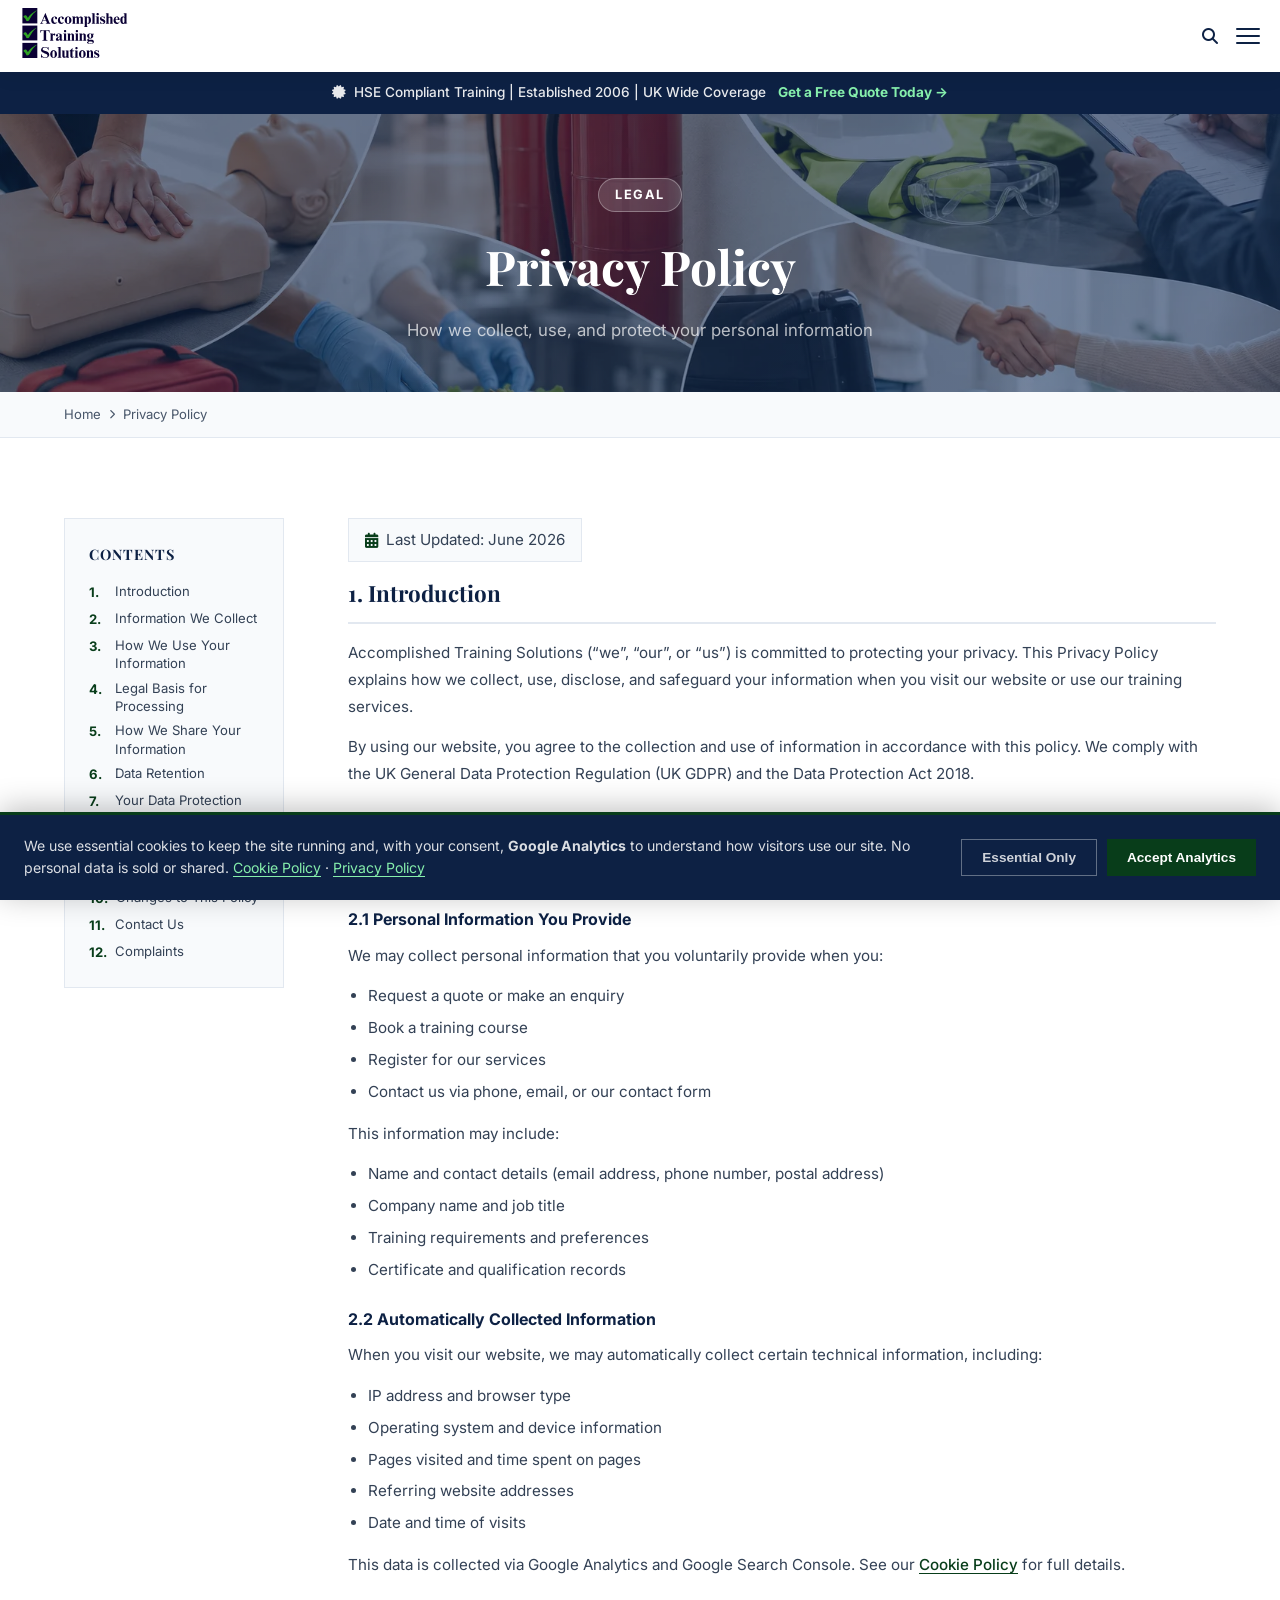
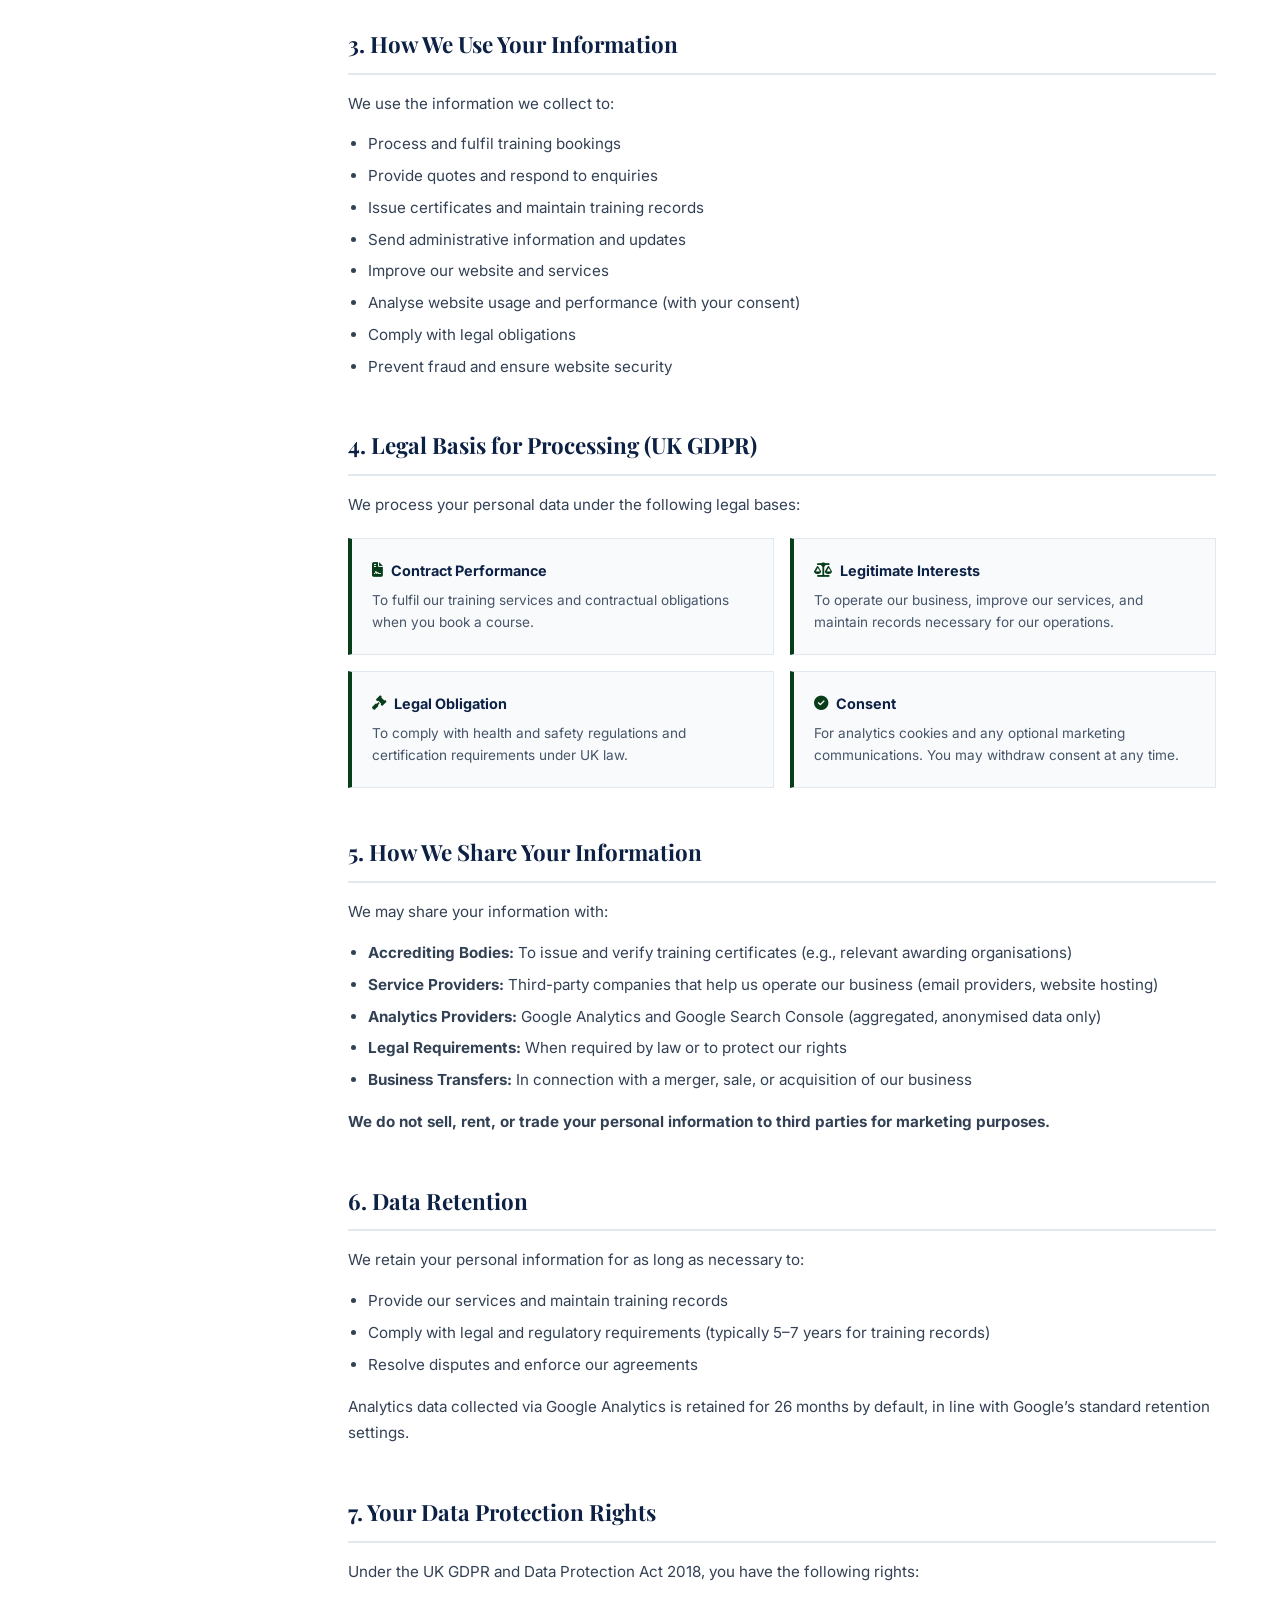
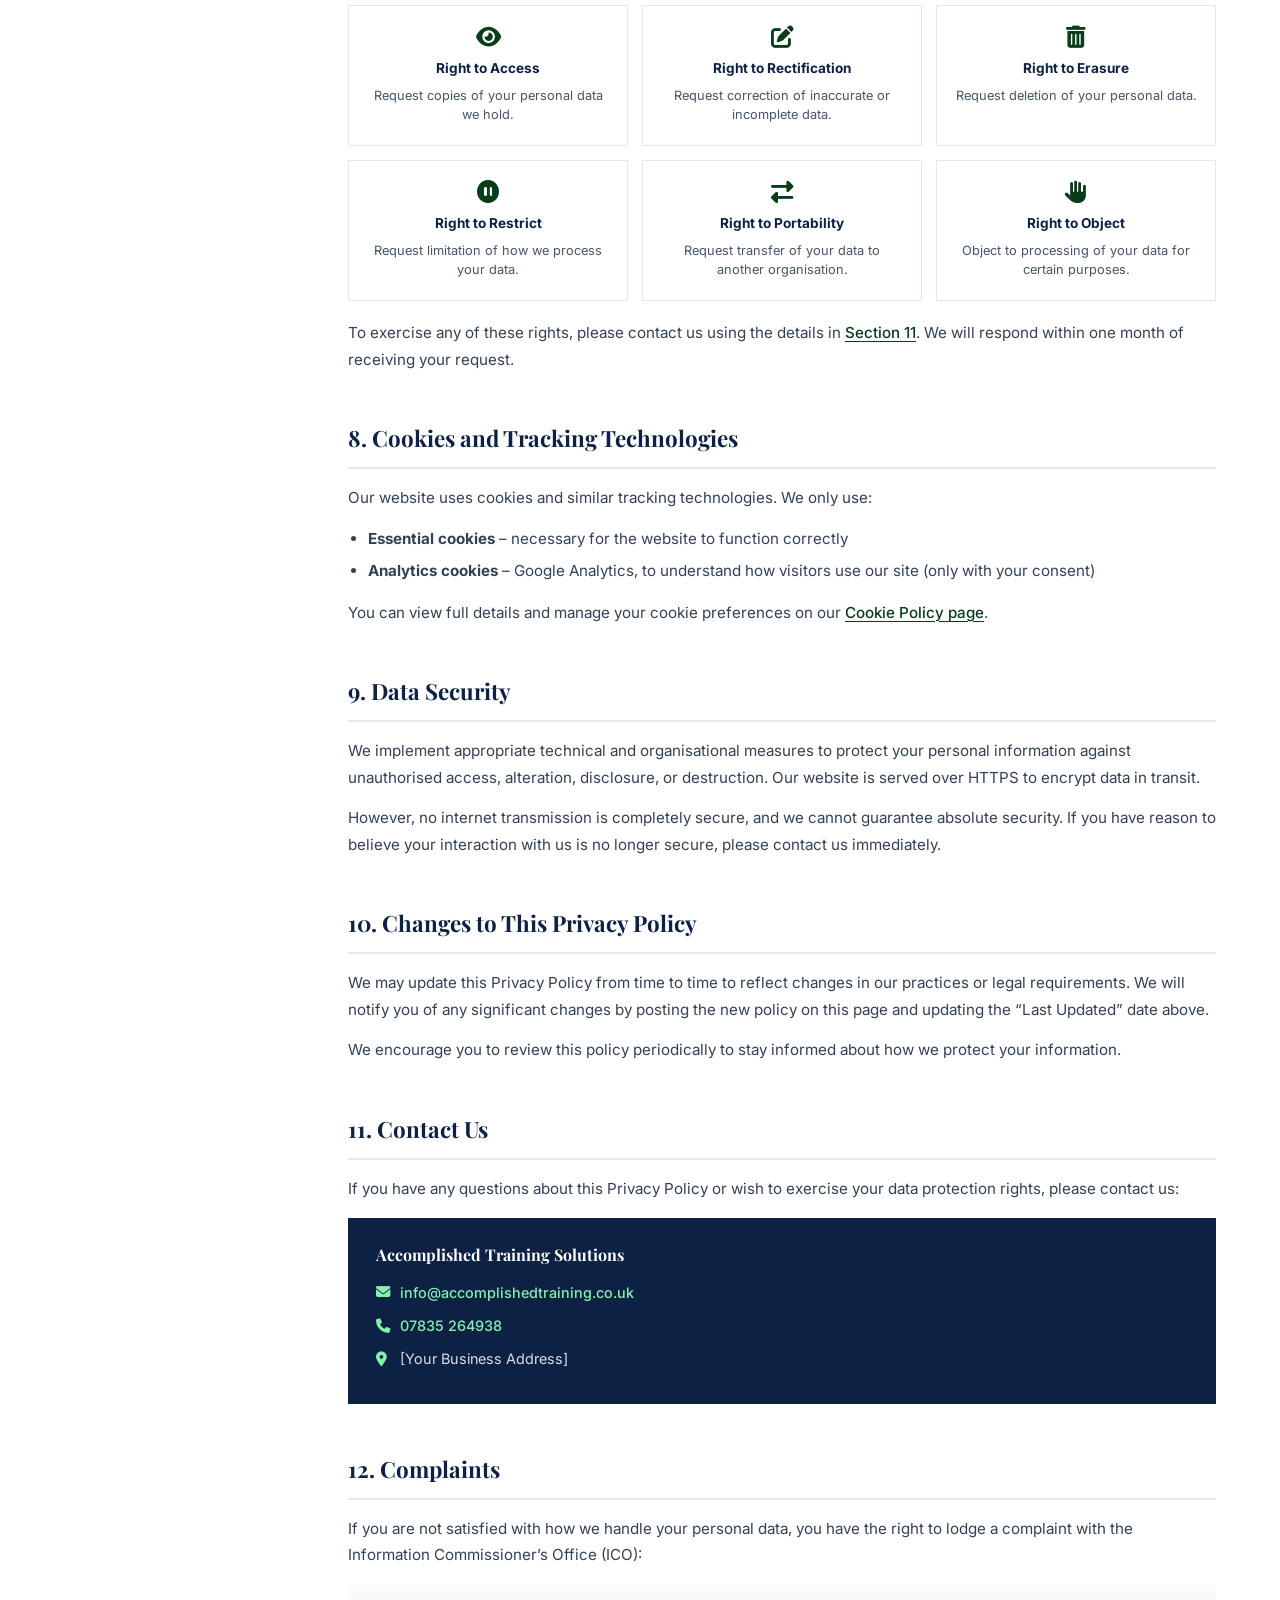
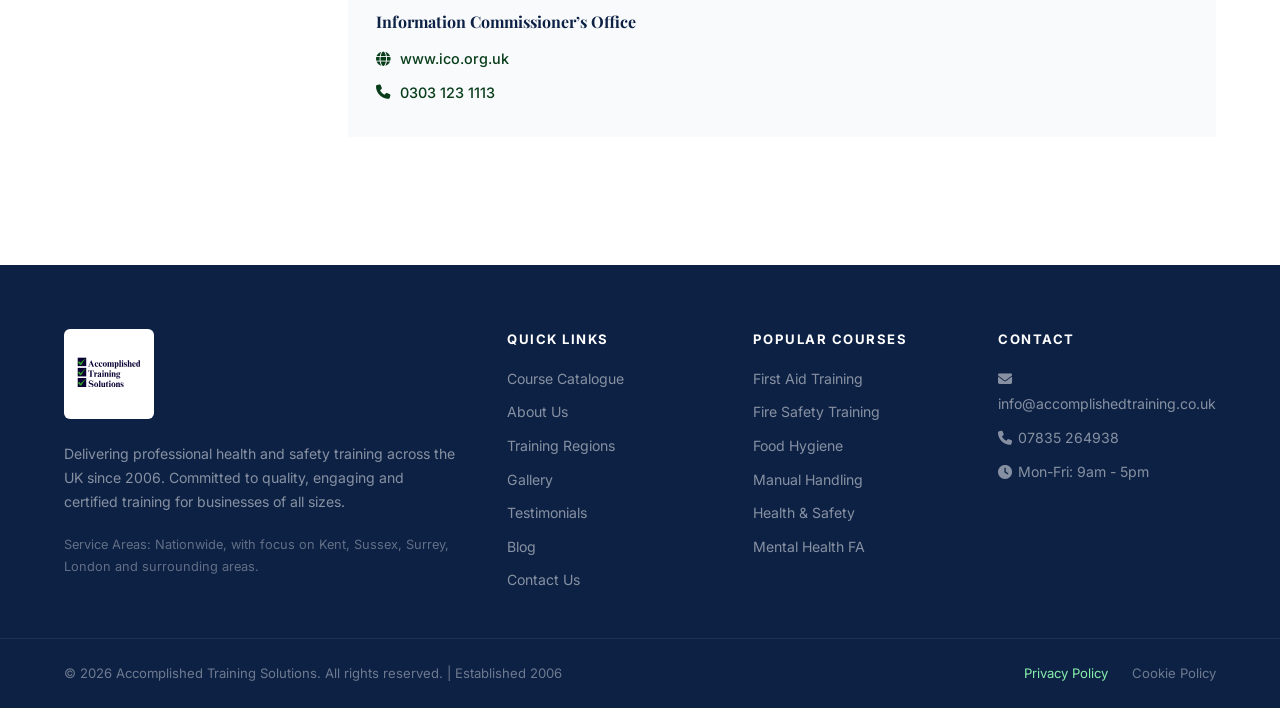
<file: privacy-policy.html>
<!DOCTYPE html>
<html lang="en">
<head>
    <meta charset="UTF-8">
    <meta name="viewport" content="width=device-width, initial-scale=1.0">
    <title>Privacy Policy - Accomplished Training Solutions</title>
    <link href="https://fonts.googleapis.com/css2?family=Inter:wght@300;400;500;600;700;800;900&family=Playfair+Display:wght@700;800&display=swap" rel="stylesheet">
    <link rel="stylesheet" href="https://cdnjs.cloudflare.com/ajax/libs/font-awesome/6.4.0/css/all.min.css">
    <link rel="stylesheet" href="styles/styles.css">
    <link rel="stylesheet" href="styles/courses.css">
    <link rel="stylesheet" href="styles/legal.css">
</head>
<body>

<!-- ANNOUNCEMENT BAR -->
<div class="announcement-bar">
    <i class="fas fa-certificate"></i>&nbsp; HSE Compliant Training | Established 2006 | UK Wide Coverage
    <a href="contact.html">Get a Free Quote Today &rarr;</a>
</div>

<!-- NAVBAR -->
<nav class="navbar" id="navbar">
    <div class="navbar-inner">
        <a href="index.html" class="navbar-logo">
            <img src="images/ats-logo.svg" alt="Accomplished Training Solutions" style="height:150px;width:auto;display:block;">
        </a>
        <div class="navbar-right">
            <ul class="navbar-nav">
                <li><a href="about.html">About Us</a></li>
                <li><a href="courses.html">Course Catalogue</a></li>
                <li class="nav-item-dropdown">
                    <a href="javascript:void(0)">Training Regions <i class="fas fa-chevron-down nav-dropdown-arrow"></i></a>
                    <div class="nav-dropdown-menu">
                        <a href="london-south-east.html"><i class="fas fa-map-marker-alt"></i> London &amp; South East</a>
                        <a href="south-west-wales.html"><i class="fas fa-map-marker-alt"></i> South West &amp; Wales</a>
                        <a href="midlands.html"><i class="fas fa-map-marker-alt"></i> Midlands</a>
                        <a href="north-england-scotland.html"><i class="fas fa-map-marker-alt"></i> North England &amp; Scotland</a>
                    </div>
                </li>
                <li><a href="gallery.html">Gallery</a></li>
                <li><a href="testimonials.html">Testimonials</a></li>
                <li class="nav-item-dropdown">
                    <a href="blog.html">Blog <i class="fas fa-chevron-down nav-dropdown-arrow"></i></a>
                    <div class="nav-dropdown-menu">
                        <a href="blog.html"><i class="fas fa-th-list"></i> All Blog Posts</a>
                        <a href="blog-fire-safety-london.html"><i class="fas fa-fire"></i> Fire Safety Training in London</a>
                        <a href="blog-first-aid-training.html"><i class="fas fa-heart"></i> Why First Aid Training is Crucial</a>
                    </div>
                </li>
            </ul>
            <div class="navbar-divider"></div>
            <button class="search-btn" id="searchToggle"><i class="fas fa-search"></i></button>
            <a href="tel:07835264938" class="navbar-phone"><i class="fas fa-phone-alt"></i> 07835 264938</a>
            <a href="contact.html" class="btn-primary" style="padding:10px 20px;font-size:0.87rem;margin-left:16px;"><i class="fas fa-file-alt"></i> Free Quote</a>
        </div>
        <div class="nav-mobile-right">
            <button class="search-btn search-btn-mobile" id="searchToggleMobile"><i class="fas fa-search"></i></button>
            <div class="hamburger" id="hamburger"><span></span><span></span><span></span></div>
        </div>
    </div>
    <div class="search-overlay" id="searchOverlay">
        <div class="search-bar">
            <i class="fas fa-search"></i>
            <input type="text" id="searchInput" placeholder="Search courses, topics, regions...">
            <button class="search-close" id="searchClose"><i class="fas fa-times"></i></button>
        </div>
        <div class="search-results" id="searchResults"></div>
        <p class="search-no-results" id="searchNoResults">No results found. Try different keywords.</p>
    </div>
    <div class="mobile-menu" id="mobileMenu">
        <a href="about.html">About Us</a>
        <a href="courses.html">Course Catalogue</a>
        <div class="mob-drop">
            <button class="mob-drop-btn" id="mobRegionsBtn">Training Regions <i class="fas fa-chevron-down mob-chevron"></i></button>
            <div class="mob-drop-body" id="mobRegionsBody">
                <a href="london-south-east.html"><i class="fas fa-map-marker-alt"></i> London &amp; South East</a>
                <a href="south-west-wales.html"><i class="fas fa-map-marker-alt"></i> South West &amp; Wales</a>
                <a href="midlands.html"><i class="fas fa-map-marker-alt"></i> Midlands</a>
                <a href="north-england-scotland.html"><i class="fas fa-map-marker-alt"></i> North England &amp; Scotland</a>
            </div>
        </div>
        <a href="gallery.html">Gallery</a>
        <a href="testimonials.html">Testimonials</a>
        <div class="mob-drop">
            <div class="mob-drop-split">
                <a href="blog.html">Blog</a>
                <button class="mob-drop-chevron" id="mobBlogBtn"><i class="fas fa-chevron-down mob-chevron"></i></button>
            </div>
            <div class="mob-drop-body" id="mobBlogBody">
                <a href="blog-fire-safety-london.html"><i class="fas fa-fire"></i> Fire Safety Training in London</a>
                <a href="blog-first-aid-training.html"><i class="fas fa-heart"></i> Why First Aid Training is Crucial</a>
            </div>
        </div>
        <a href="contact.html">Contact</a>
        <a href="tel:07835264938" style="color:var(--green);font-weight:700;border-bottom:none;"><i class="fas fa-phone-alt"></i> 07835 264938</a>
    </div>
</nav>

<!-- PAGE HERO -->
<section class="page-hero">
    <div class="container">
        <span class="section-tag">Legal</span>
        <h1>Privacy Policy</h1>
        <p>How we collect, use, and protect your personal information</p>
    </div>
</section>

<!-- BREADCRUMB -->
<div class="breadcrumb-bar">
    <div class="container">
        <nav class="breadcrumb-nav">
            <a href="index.html">Home</a>
            <i class="fas fa-chevron-right"></i>
            <span>Privacy Policy</span>
        </nav>
    </div>
</div>

<!-- POLICY CONTENT -->
<section class="section-padding">
    <div class="container">
        <div class="legal-layout">
            <aside class="legal-toc">
                <h4>Contents</h4>
                <ol>
                    <li><a href="#introduction">Introduction</a></li>
                    <li><a href="#information-we-collect">Information We Collect</a></li>
                    <li><a href="#how-we-use">How We Use Your Information</a></li>
                    <li><a href="#legal-basis">Legal Basis for Processing</a></li>
                    <li><a href="#sharing">How We Share Your Information</a></li>
                    <li><a href="#retention">Data Retention</a></li>
                    <li><a href="#your-rights">Your Data Protection Rights</a></li>
                    <li><a href="#cookies">Cookies &amp; Tracking</a></li>
                    <li><a href="#security">Data Security</a></li>
                    <li><a href="#changes">Changes to This Policy</a></li>
                    <li><a href="#contact-us">Contact Us</a></li>
                    <li><a href="#complaints">Complaints</a></li>
                </ol>
            </aside>

            <div class="legal-body">
                <p class="legal-last-updated"><i class="fas fa-calendar-alt"></i> Last Updated: June 2026</p>

                <section id="introduction">
                    <h2>1. Introduction</h2>
                    <p>Accomplished Training Solutions (&ldquo;we&rdquo;, &ldquo;our&rdquo;, or &ldquo;us&rdquo;) is committed to protecting your privacy. This Privacy Policy explains how we collect, use, disclose, and safeguard your information when you visit our website or use our training services.</p>
                    <p>By using our website, you agree to the collection and use of information in accordance with this policy. We comply with the UK General Data Protection Regulation (UK GDPR) and the Data Protection Act 2018.</p>
                </section>

                <section id="information-we-collect">
                    <h2>2. Information We Collect</h2>
                    <h3>2.1 Personal Information You Provide</h3>
                    <p>We may collect personal information that you voluntarily provide when you:</p>
                    <ul>
                        <li>Request a quote or make an enquiry</li>
                        <li>Book a training course</li>
                        <li>Register for our services</li>
                        <li>Contact us via phone, email, or our contact form</li>
                    </ul>
                    <p>This information may include:</p>
                    <ul>
                        <li>Name and contact details (email address, phone number, postal address)</li>
                        <li>Company name and job title</li>
                        <li>Training requirements and preferences</li>
                        <li>Certificate and qualification records</li>
                    </ul>

                    <h3>2.2 Automatically Collected Information</h3>
                    <p>When you visit our website, we may automatically collect certain technical information, including:</p>
                    <ul>
                        <li>IP address and browser type</li>
                        <li>Operating system and device information</li>
                        <li>Pages visited and time spent on pages</li>
                        <li>Referring website addresses</li>
                        <li>Date and time of visits</li>
                    </ul>
                    <p>This data is collected via Google Analytics and Google Search Console. See our <a href="cookie-policy.html">Cookie Policy</a> for full details.</p>
                </section>

                <section id="how-we-use">
                    <h2>3. How We Use Your Information</h2>
                    <p>We use the information we collect to:</p>
                    <ul>
                        <li>Process and fulfil training bookings</li>
                        <li>Provide quotes and respond to enquiries</li>
                        <li>Issue certificates and maintain training records</li>
                        <li>Send administrative information and updates</li>
                        <li>Improve our website and services</li>
                        <li>Analyse website usage and performance (with your consent)</li>
                        <li>Comply with legal obligations</li>
                        <li>Prevent fraud and ensure website security</li>
                    </ul>
                </section>

                <section id="legal-basis">
                    <h2>4. Legal Basis for Processing (UK GDPR)</h2>
                    <p>We process your personal data under the following legal bases:</p>
                    <div class="legal-grid">
                        <div class="legal-basis-card">
                            <h4><i class="fas fa-file-contract"></i> Contract Performance</h4>
                            <p>To fulfil our training services and contractual obligations when you book a course.</p>
                        </div>
                        <div class="legal-basis-card">
                            <h4><i class="fas fa-balance-scale"></i> Legitimate Interests</h4>
                            <p>To operate our business, improve our services, and maintain records necessary for our operations.</p>
                        </div>
                        <div class="legal-basis-card">
                            <h4><i class="fas fa-gavel"></i> Legal Obligation</h4>
                            <p>To comply with health and safety regulations and certification requirements under UK law.</p>
                        </div>
                        <div class="legal-basis-card">
                            <h4><i class="fas fa-check-circle"></i> Consent</h4>
                            <p>For analytics cookies and any optional marketing communications. You may withdraw consent at any time.</p>
                        </div>
                    </div>
                </section>

                <section id="sharing">
                    <h2>5. How We Share Your Information</h2>
                    <p>We may share your information with:</p>
                    <ul>
                        <li><strong>Accrediting Bodies:</strong> To issue and verify training certificates (e.g., relevant awarding organisations)</li>
                        <li><strong>Service Providers:</strong> Third-party companies that help us operate our business (email providers, website hosting)</li>
                        <li><strong>Analytics Providers:</strong> Google Analytics and Google Search Console (aggregated, anonymised data only)</li>
                        <li><strong>Legal Requirements:</strong> When required by law or to protect our rights</li>
                        <li><strong>Business Transfers:</strong> In connection with a merger, sale, or acquisition of our business</li>
                    </ul>
                    <p><strong>We do not sell, rent, or trade your personal information to third parties for marketing purposes.</strong></p>
                </section>

                <section id="retention">
                    <h2>6. Data Retention</h2>
                    <p>We retain your personal information for as long as necessary to:</p>
                    <ul>
                        <li>Provide our services and maintain training records</li>
                        <li>Comply with legal and regulatory requirements (typically 5&ndash;7 years for training records)</li>
                        <li>Resolve disputes and enforce our agreements</li>
                    </ul>
                    <p>Analytics data collected via Google Analytics is retained for 26 months by default, in line with Google&rsquo;s standard retention settings.</p>
                </section>

                <section id="your-rights">
                    <h2>7. Your Data Protection Rights</h2>
                    <p>Under the UK GDPR and Data Protection Act 2018, you have the following rights:</p>
                    <div class="rights-grid">
                        <div class="rights-card">
                            <i class="fas fa-eye"></i>
                            <h4>Right to Access</h4>
                            <p>Request copies of your personal data we hold.</p>
                        </div>
                        <div class="rights-card">
                            <i class="fas fa-edit"></i>
                            <h4>Right to Rectification</h4>
                            <p>Request correction of inaccurate or incomplete data.</p>
                        </div>
                        <div class="rights-card">
                            <i class="fas fa-trash-alt"></i>
                            <h4>Right to Erasure</h4>
                            <p>Request deletion of your personal data.</p>
                        </div>
                        <div class="rights-card">
                            <i class="fas fa-pause-circle"></i>
                            <h4>Right to Restrict</h4>
                            <p>Request limitation of how we process your data.</p>
                        </div>
                        <div class="rights-card">
                            <i class="fas fa-exchange-alt"></i>
                            <h4>Right to Portability</h4>
                            <p>Request transfer of your data to another organisation.</p>
                        </div>
                        <div class="rights-card">
                            <i class="fas fa-hand-paper"></i>
                            <h4>Right to Object</h4>
                            <p>Object to processing of your data for certain purposes.</p>
                        </div>
                    </div>
                    <p>To exercise any of these rights, please contact us using the details in <a href="#contact-us">Section 11</a>. We will respond within one month of receiving your request.</p>
                </section>

                <section id="cookies">
                    <h2>8. Cookies and Tracking Technologies</h2>
                    <p>Our website uses cookies and similar tracking technologies. We only use:</p>
                    <ul>
                        <li><strong>Essential cookies</strong> &ndash; necessary for the website to function correctly</li>
                        <li><strong>Analytics cookies</strong> &ndash; Google Analytics, to understand how visitors use our site (only with your consent)</li>
                    </ul>
                    <p>You can view full details and manage your cookie preferences on our <a href="cookie-policy.html">Cookie Policy page</a>.</p>
                </section>

                <section id="security">
                    <h2>9. Data Security</h2>
                    <p>We implement appropriate technical and organisational measures to protect your personal information against unauthorised access, alteration, disclosure, or destruction. Our website is served over HTTPS to encrypt data in transit.</p>
                    <p>However, no internet transmission is completely secure, and we cannot guarantee absolute security. If you have reason to believe your interaction with us is no longer secure, please contact us immediately.</p>
                </section>

                <section id="changes">
                    <h2>10. Changes to This Privacy Policy</h2>
                    <p>We may update this Privacy Policy from time to time to reflect changes in our practices or legal requirements. We will notify you of any significant changes by posting the new policy on this page and updating the &ldquo;Last Updated&rdquo; date above.</p>
                    <p>We encourage you to review this policy periodically to stay informed about how we protect your information.</p>
                </section>

                <section id="contact-us">
                    <h2>11. Contact Us</h2>
                    <p>If you have any questions about this Privacy Policy or wish to exercise your data protection rights, please contact us:</p>
                    <div class="legal-contact-card">
                        <h4>Accomplished Training Solutions</h4>
                        <p><i class="fas fa-envelope"></i> <a href="mailto:info@accomplishedtraining.co.uk">info@accomplishedtraining.co.uk</a></p>
                        <p><i class="fas fa-phone"></i> <a href="tel:07835264938">07835 264938</a></p>
                        <p><i class="fas fa-map-marker-alt"></i> [Your Business Address]</p>
                    </div>
                </section>

                <section id="complaints">
                    <h2>12. Complaints</h2>
                    <p>If you are not satisfied with how we handle your personal data, you have the right to lodge a complaint with the Information Commissioner&rsquo;s Office (ICO):</p>
                    <div class="legal-contact-card legal-contact-card--alt">
                        <h4>Information Commissioner&rsquo;s Office</h4>
                        <p><i class="fas fa-globe"></i> <a href="https://www.ico.org.uk" target="_blank" rel="noopener">www.ico.org.uk</a></p>
                        <p><i class="fas fa-phone"></i> <a href="tel:03031231113">0303 123 1113</a></p>
                    </div>
                </section>
            </div>
        </div>
    </div>
</section>

<!-- FOOTER -->
<footer class="footer">
    <div class="footer-main">
        <div class="container">
            <div class="footer-grid">
                <div class="footer-brand">
                    <a href="index.html" class="navbar-logo" style="margin-bottom:0;">
                        <img src="images/ats-logo.svg" alt="Accomplished Training Solutions" style="height:90px;width:auto;display:block;">
                    </a>
                    <p>Delivering professional health and safety training across the UK since 2006. Committed to quality, engaging and certified training for businesses of all sizes.</p>
                    <p style="font-size:0.8rem;color:rgba(255,255,255,0.35);">Service Areas: Nationwide, with focus on Kent, Sussex, Surrey, London and surrounding areas.</p>
                </div>
                <div class="footer-col">
                    <h4>Quick Links</h4>
                    <ul>
                        <li><a href="courses.html">Course Catalogue</a></li>
                        <li><a href="about.html">About Us</a></li>
                        <li><a href="javascript:void(0)">Training Regions</a></li>
                        <li><a href="gallery.html">Gallery</a></li>
                        <li><a href="testimonials.html">Testimonials</a></li>
                        <li><a href="blog.html">Blog</a></li>
                        <li><a href="contact.html">Contact Us</a></li>
                    </ul>
                </div>
                <div class="footer-col">
                    <h4>Popular Courses</h4>
                    <ul>
                        <li><a href="courses.html#first-aid">First Aid Training</a></li>
                        <li><a href="courses.html#fire-safety">Fire Safety Training</a></li>
                        <li><a href="courses.html#food-safety">Food Hygiene</a></li>
                        <li><a href="courses.html#health-safety">Manual Handling</a></li>
                        <li><a href="courses.html#health-safety">Health &amp; Safety</a></li>
                        <li><a href="courses.html#specialist">Mental Health FA</a></li>
                    </ul>
                </div>
                <div class="footer-col">
                    <h4>Contact</h4>
                    <ul>
                        <li><a href="mailto:info@accomplishedtraining.co.uk"><i class="fas fa-envelope" style="width:16px;"></i> info@accomplishedtraining.co.uk</a></li>
                        <li><a href="tel:07835264938"><i class="fas fa-phone" style="width:16px;"></i> 07835 264938</a></li>
                        <li><a href="#"><i class="fas fa-clock" style="width:16px;"></i> Mon-Fri: 9am - 5pm</a></li>
                    </ul>
                </div>
            </div>
        </div>
    </div>
    <div class="footer-divider"></div>
    <div class="container">
        <div class="footer-bottom">
            <p>&copy; 2026 Accomplished Training Solutions. All rights reserved. | Established 2006</p>
            <div class="footer-bottom-links">
                <a href="privacy-policy.html" style="color:var(--green-pale);">Privacy Policy</a>
                <a href="cookie-policy.html">Cookie Policy</a>
            </div>
        </div>
    </div>
</footer>

<script src="main.js"></script>
</body>
</html>
</file>
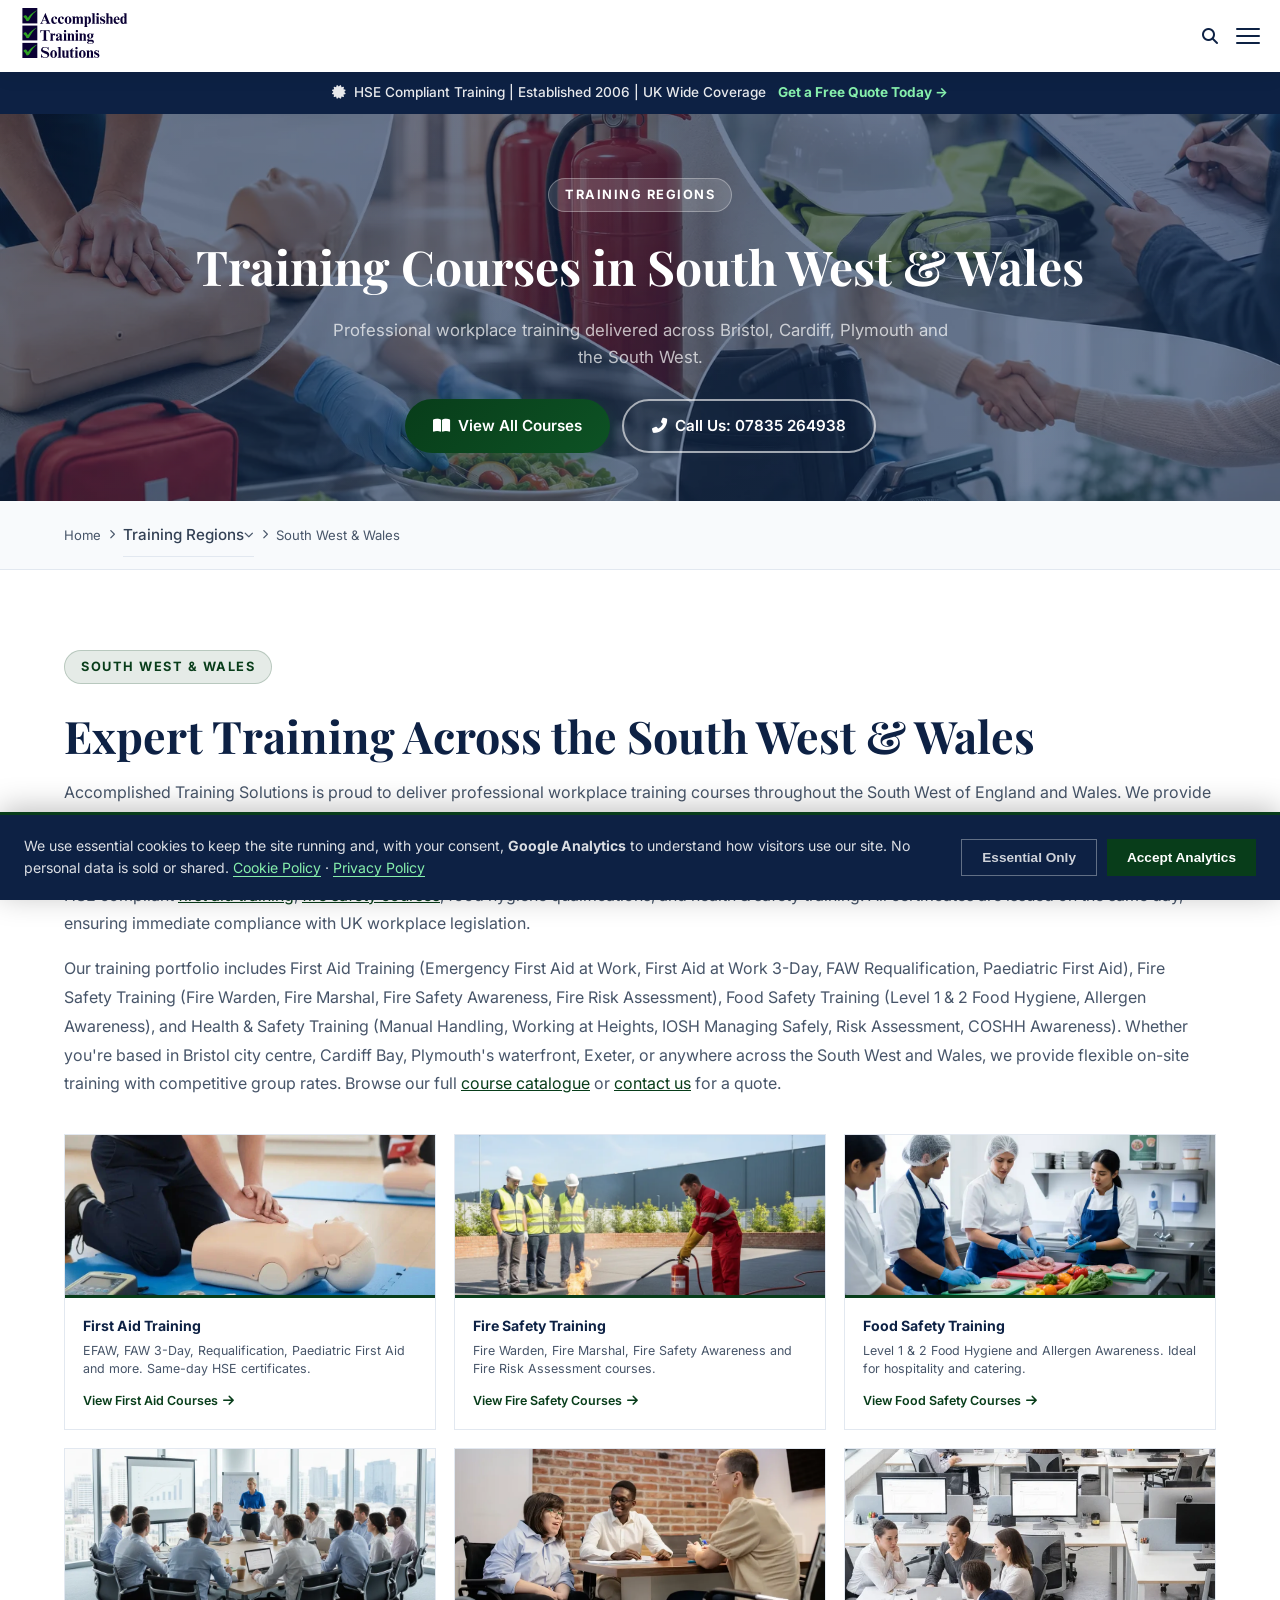
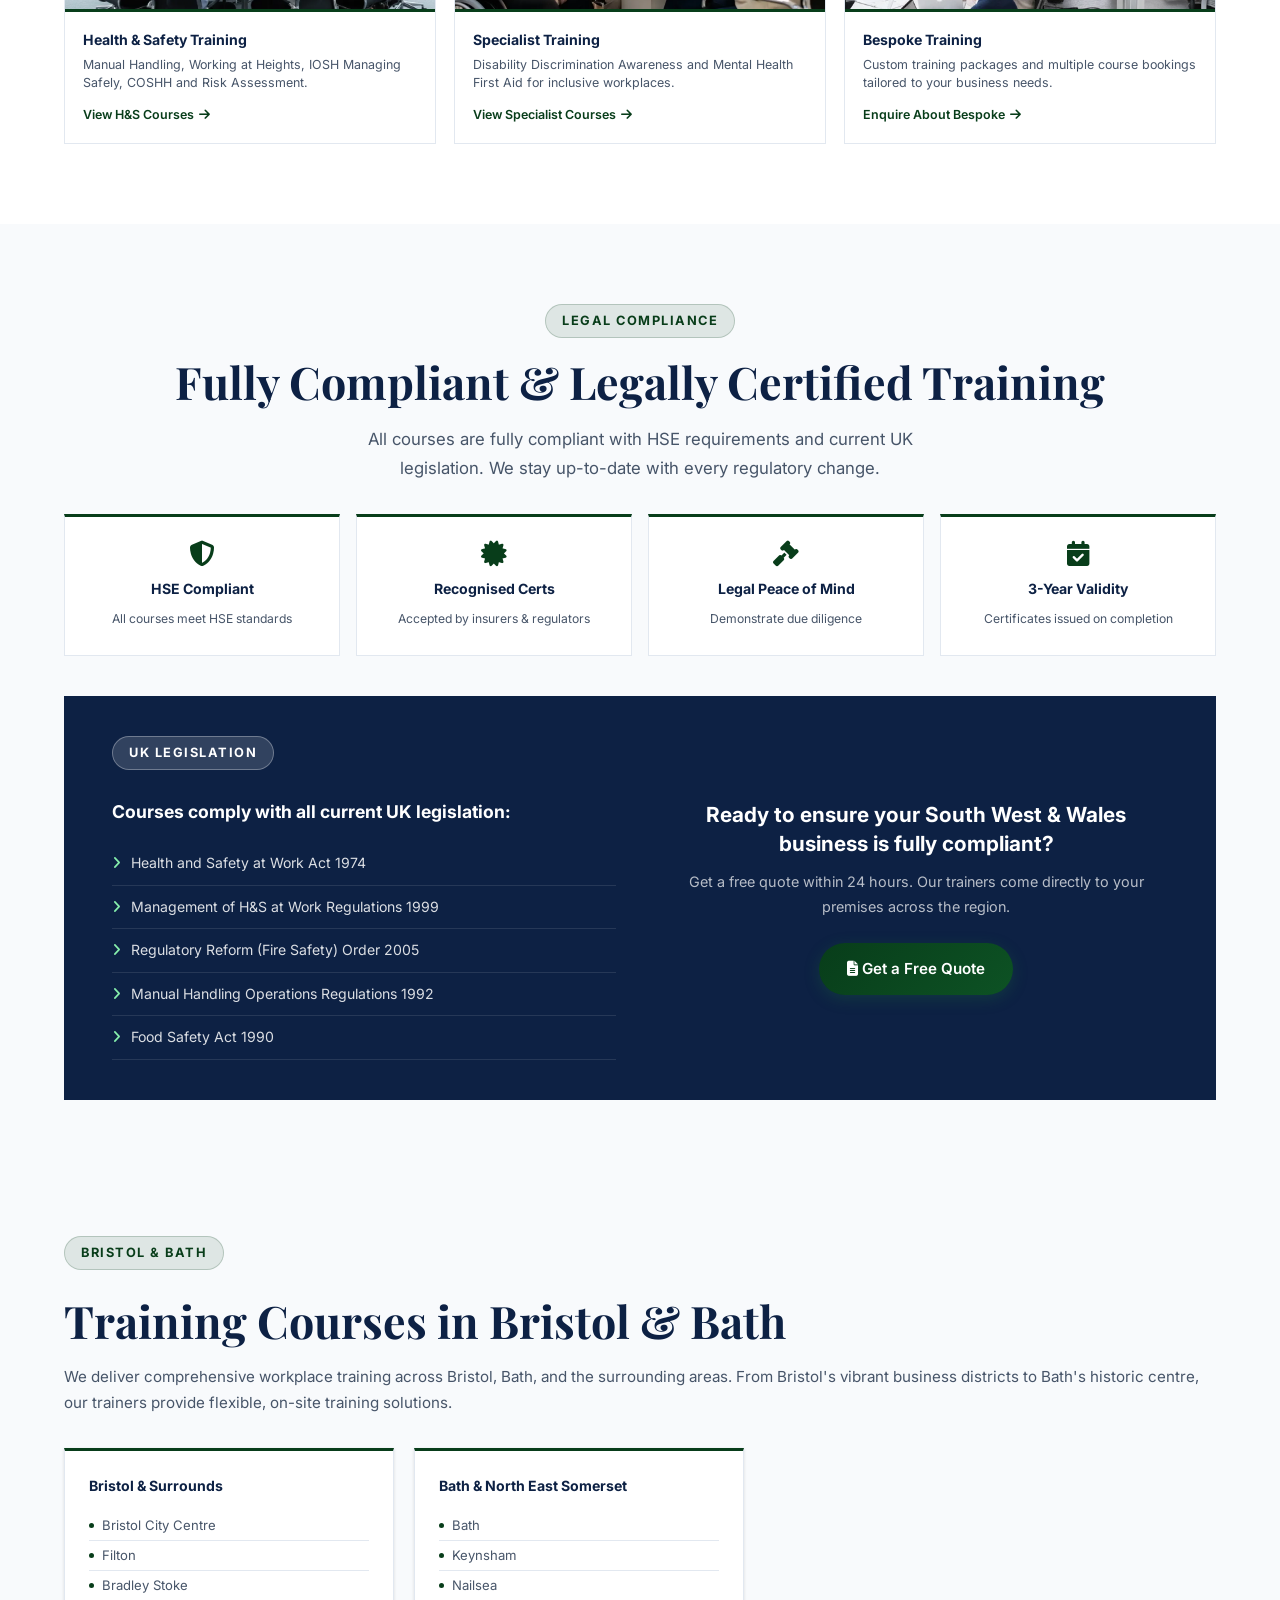
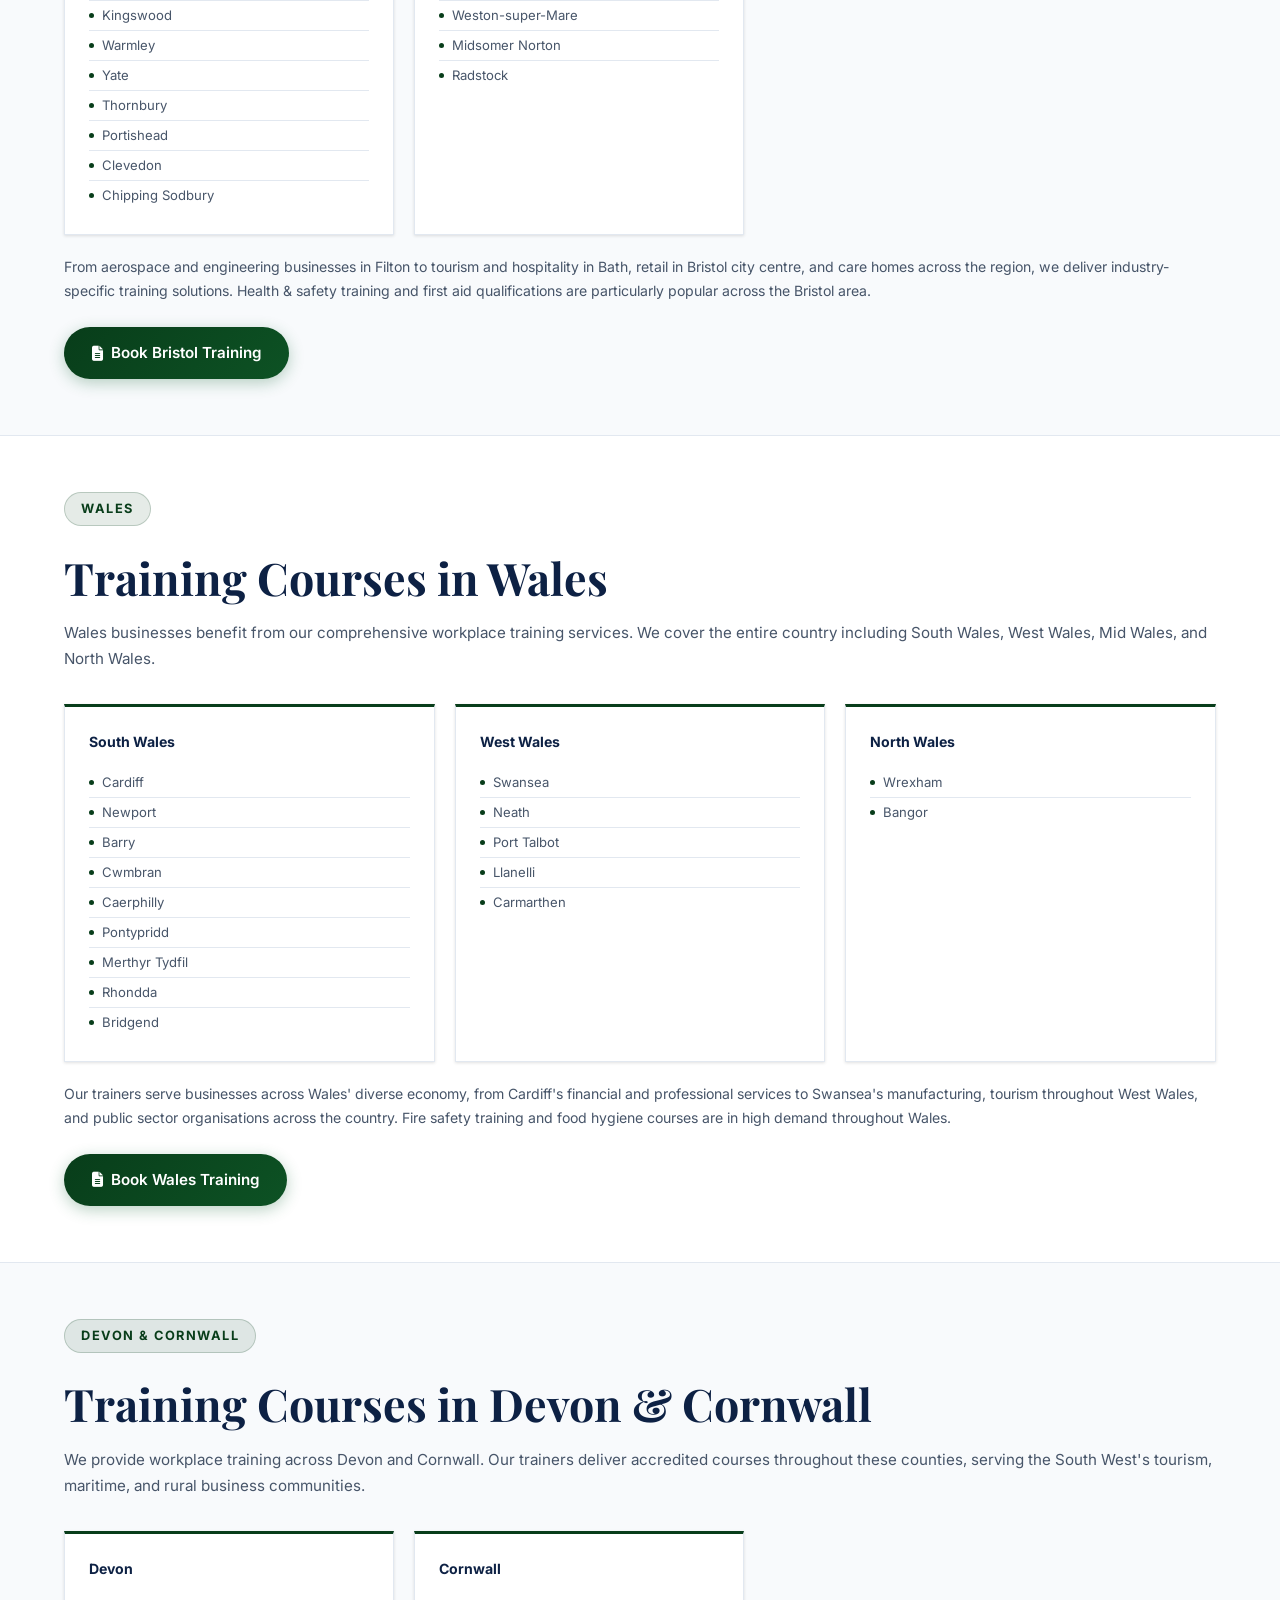
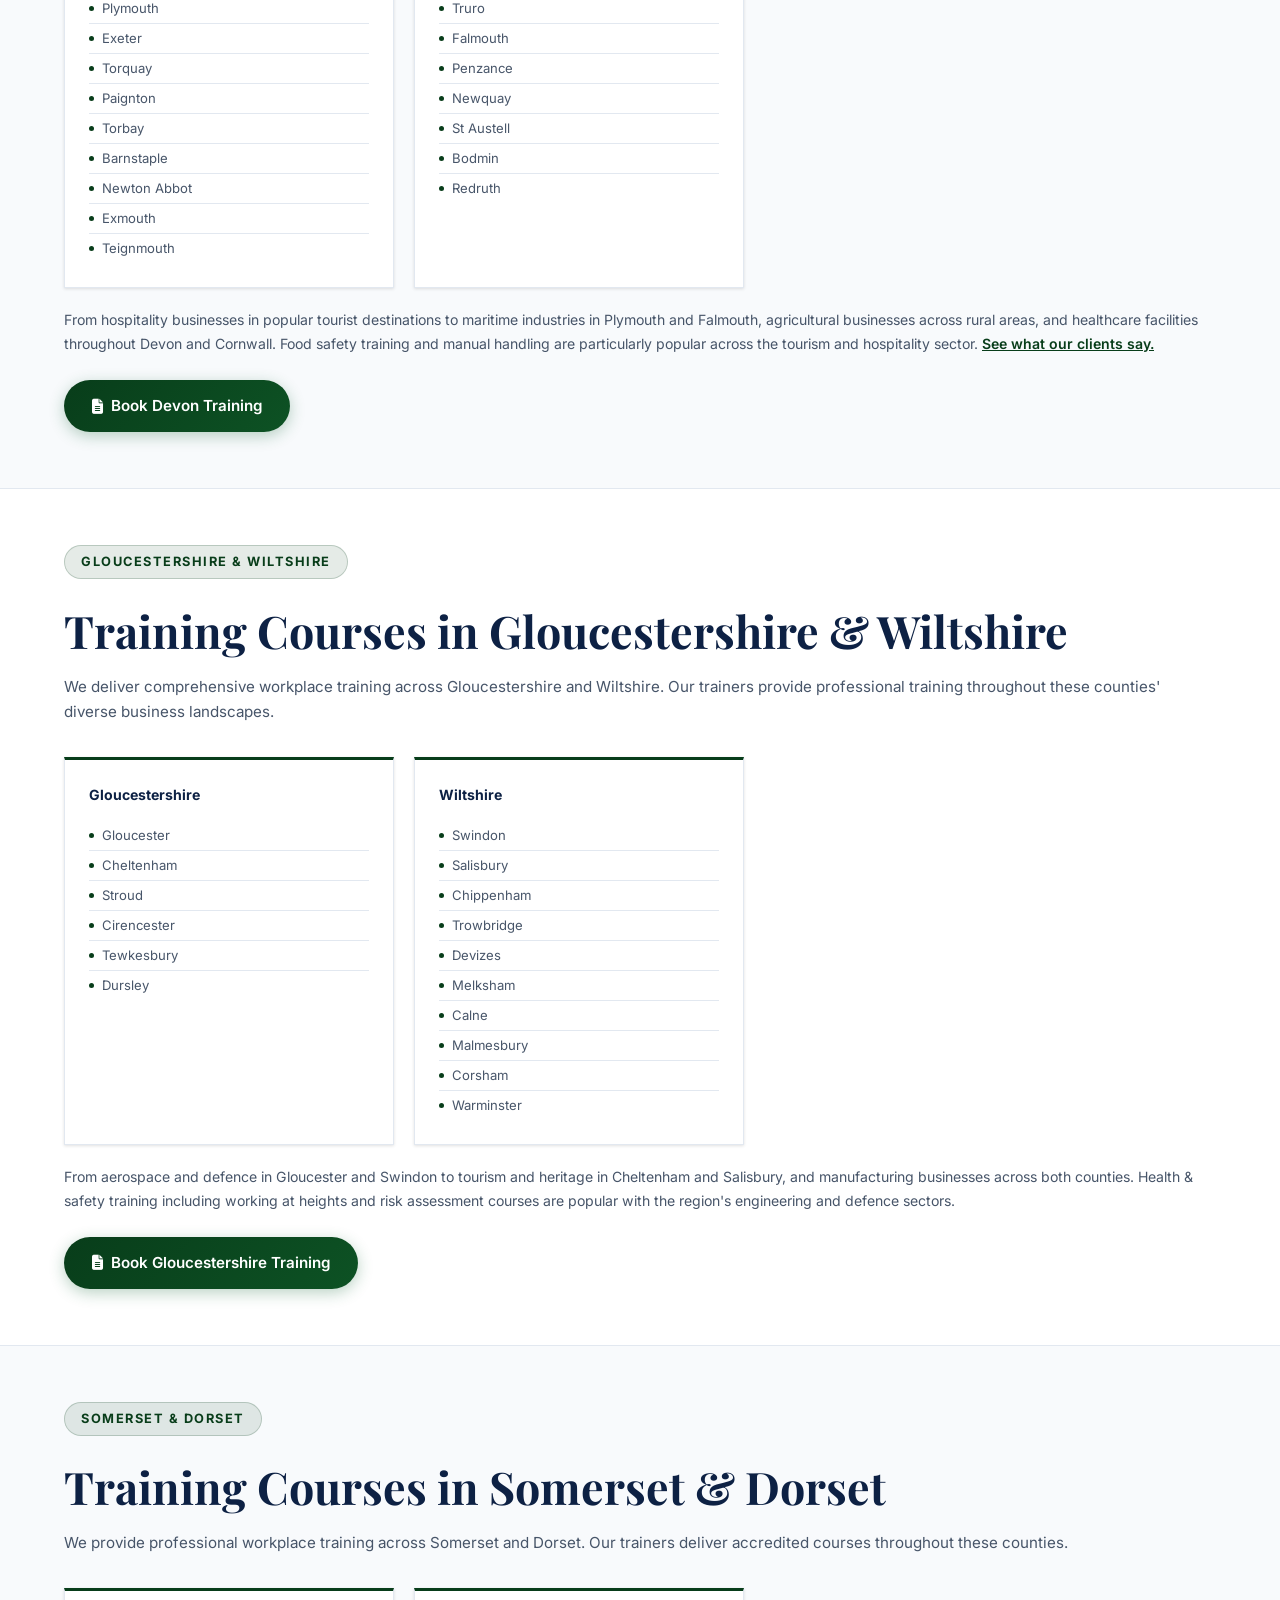
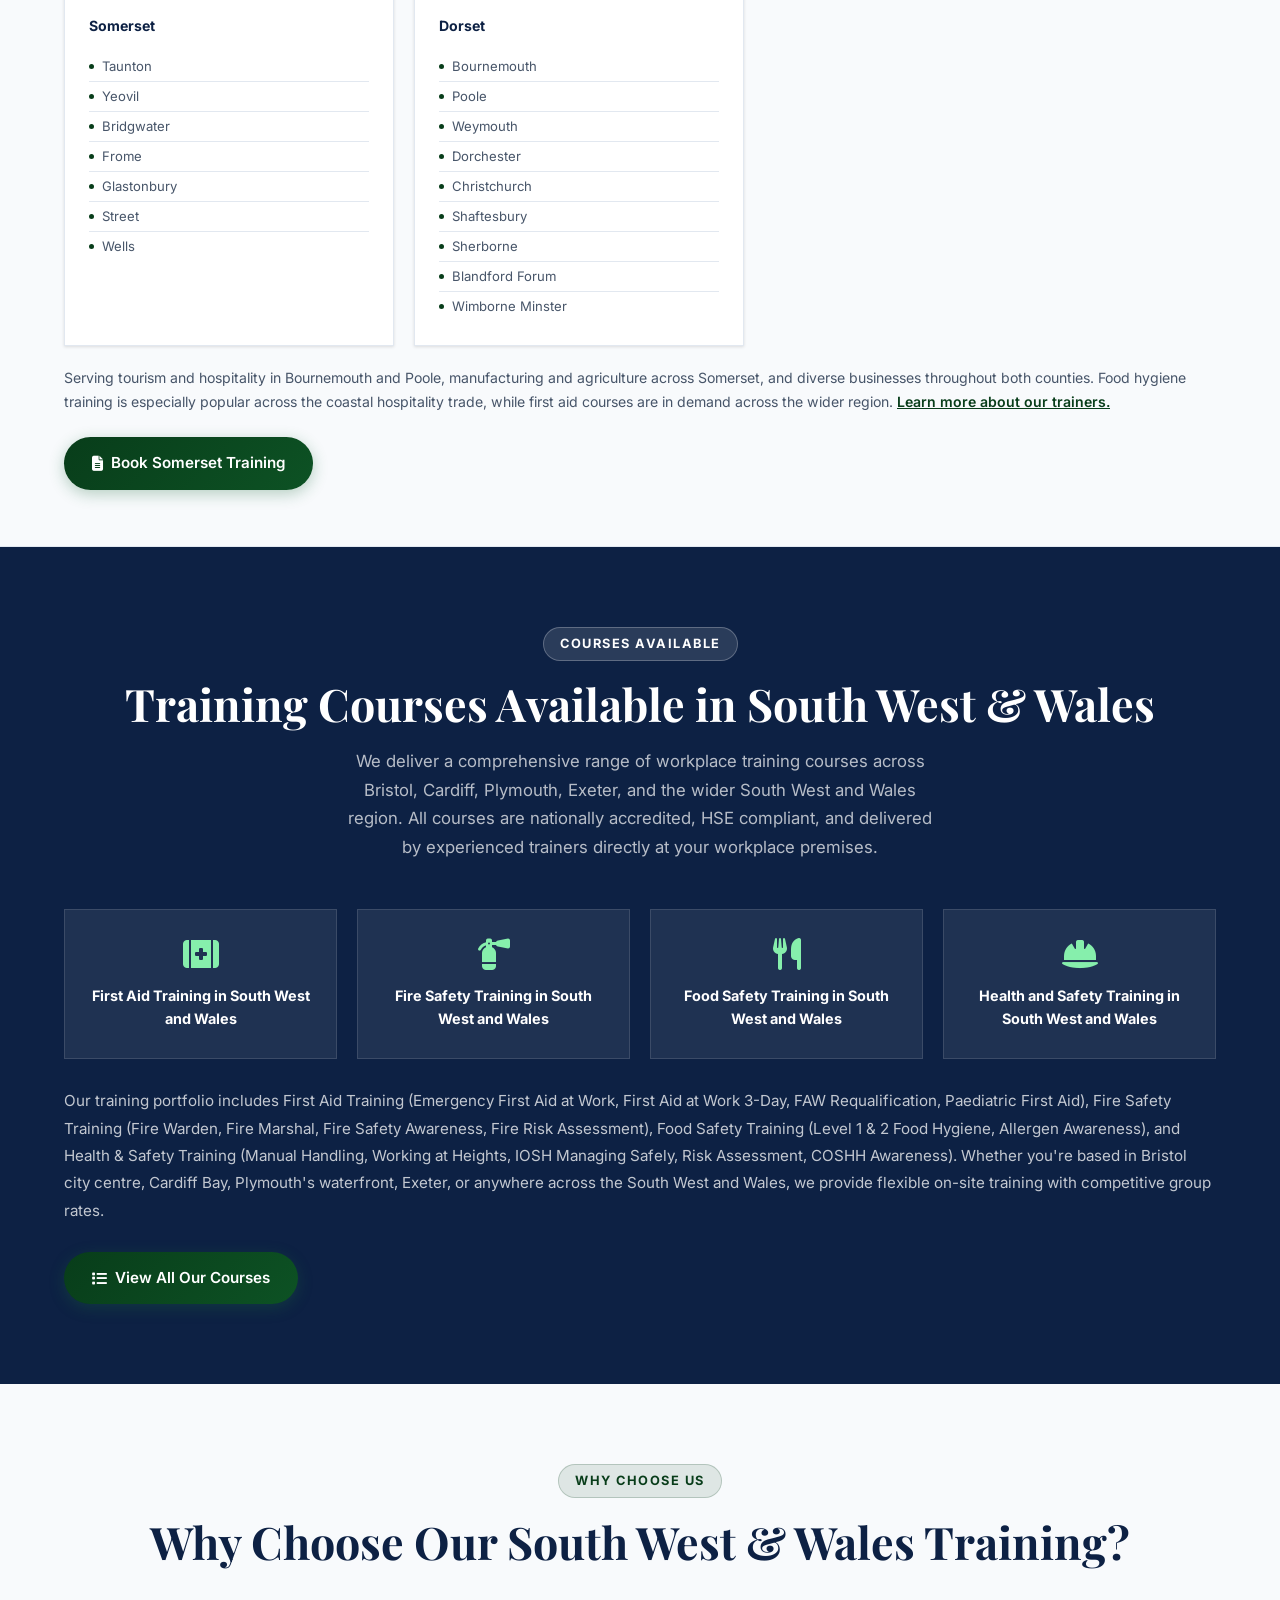
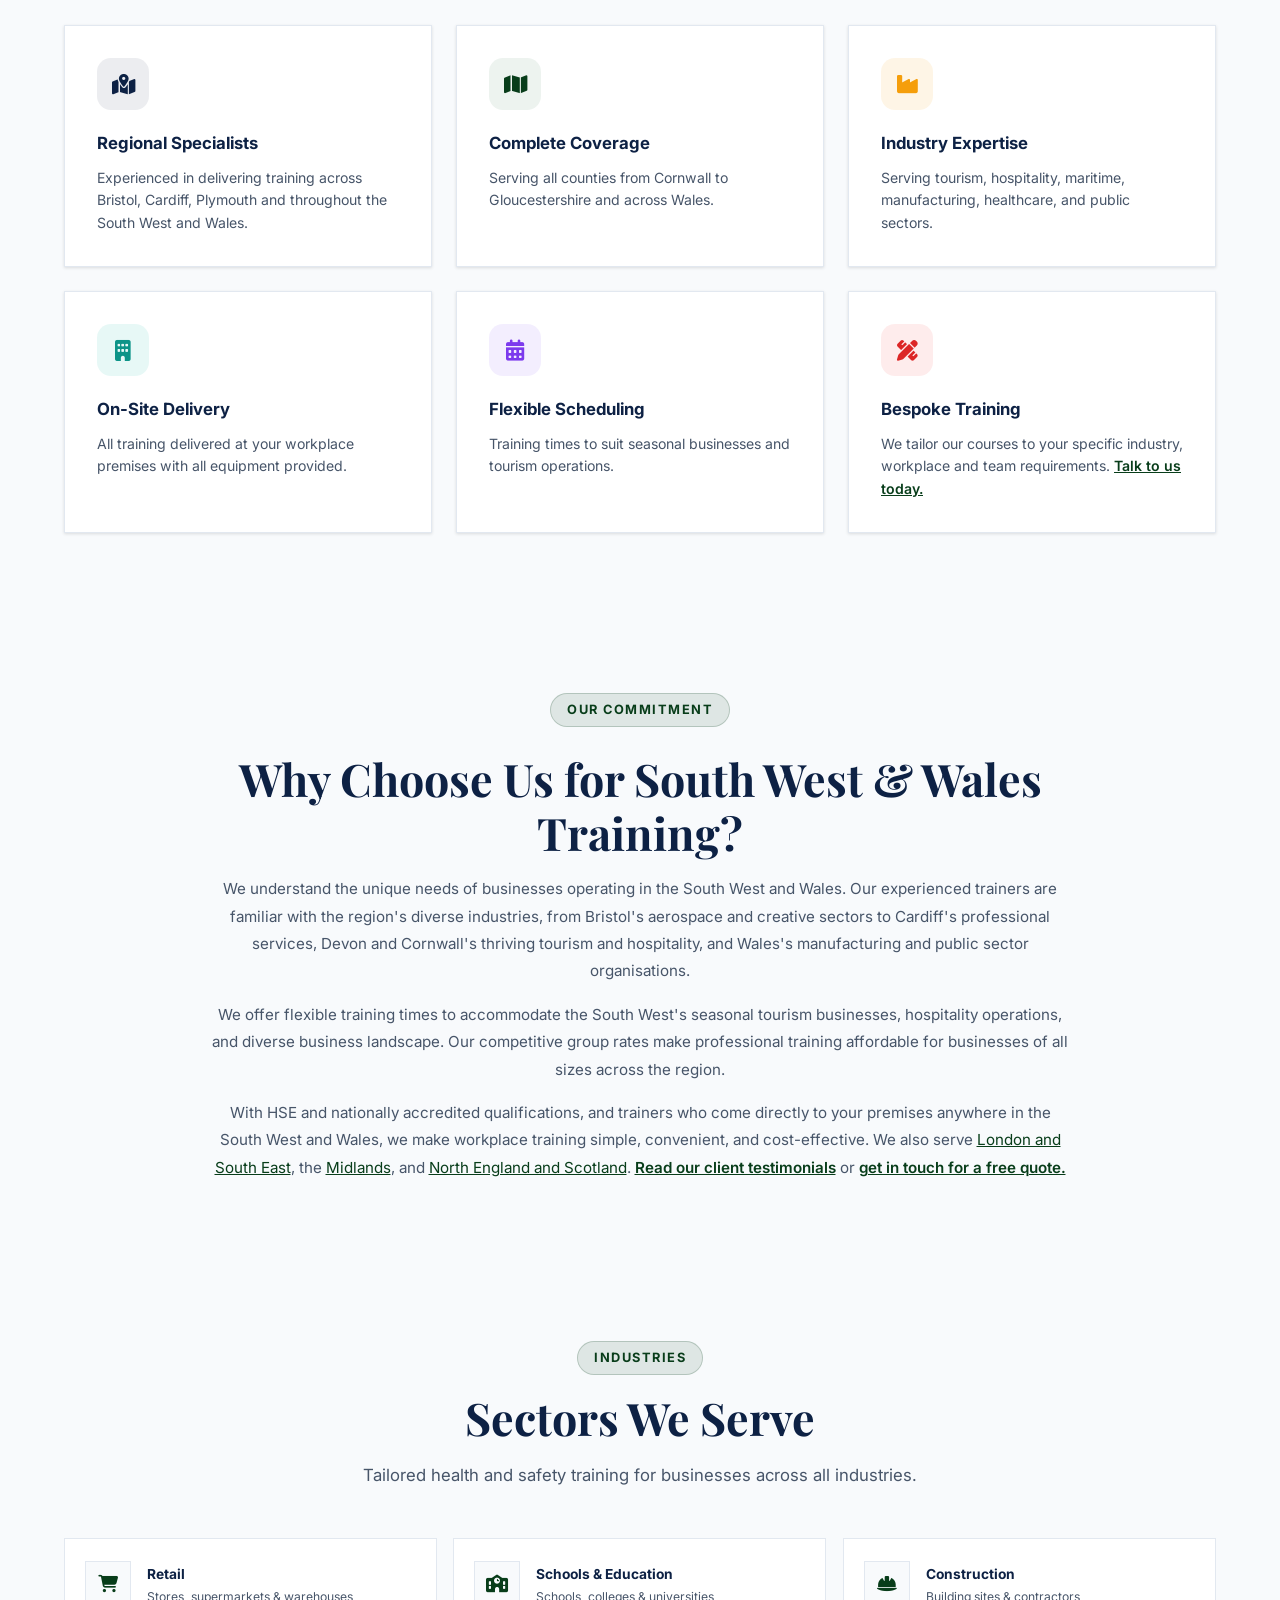
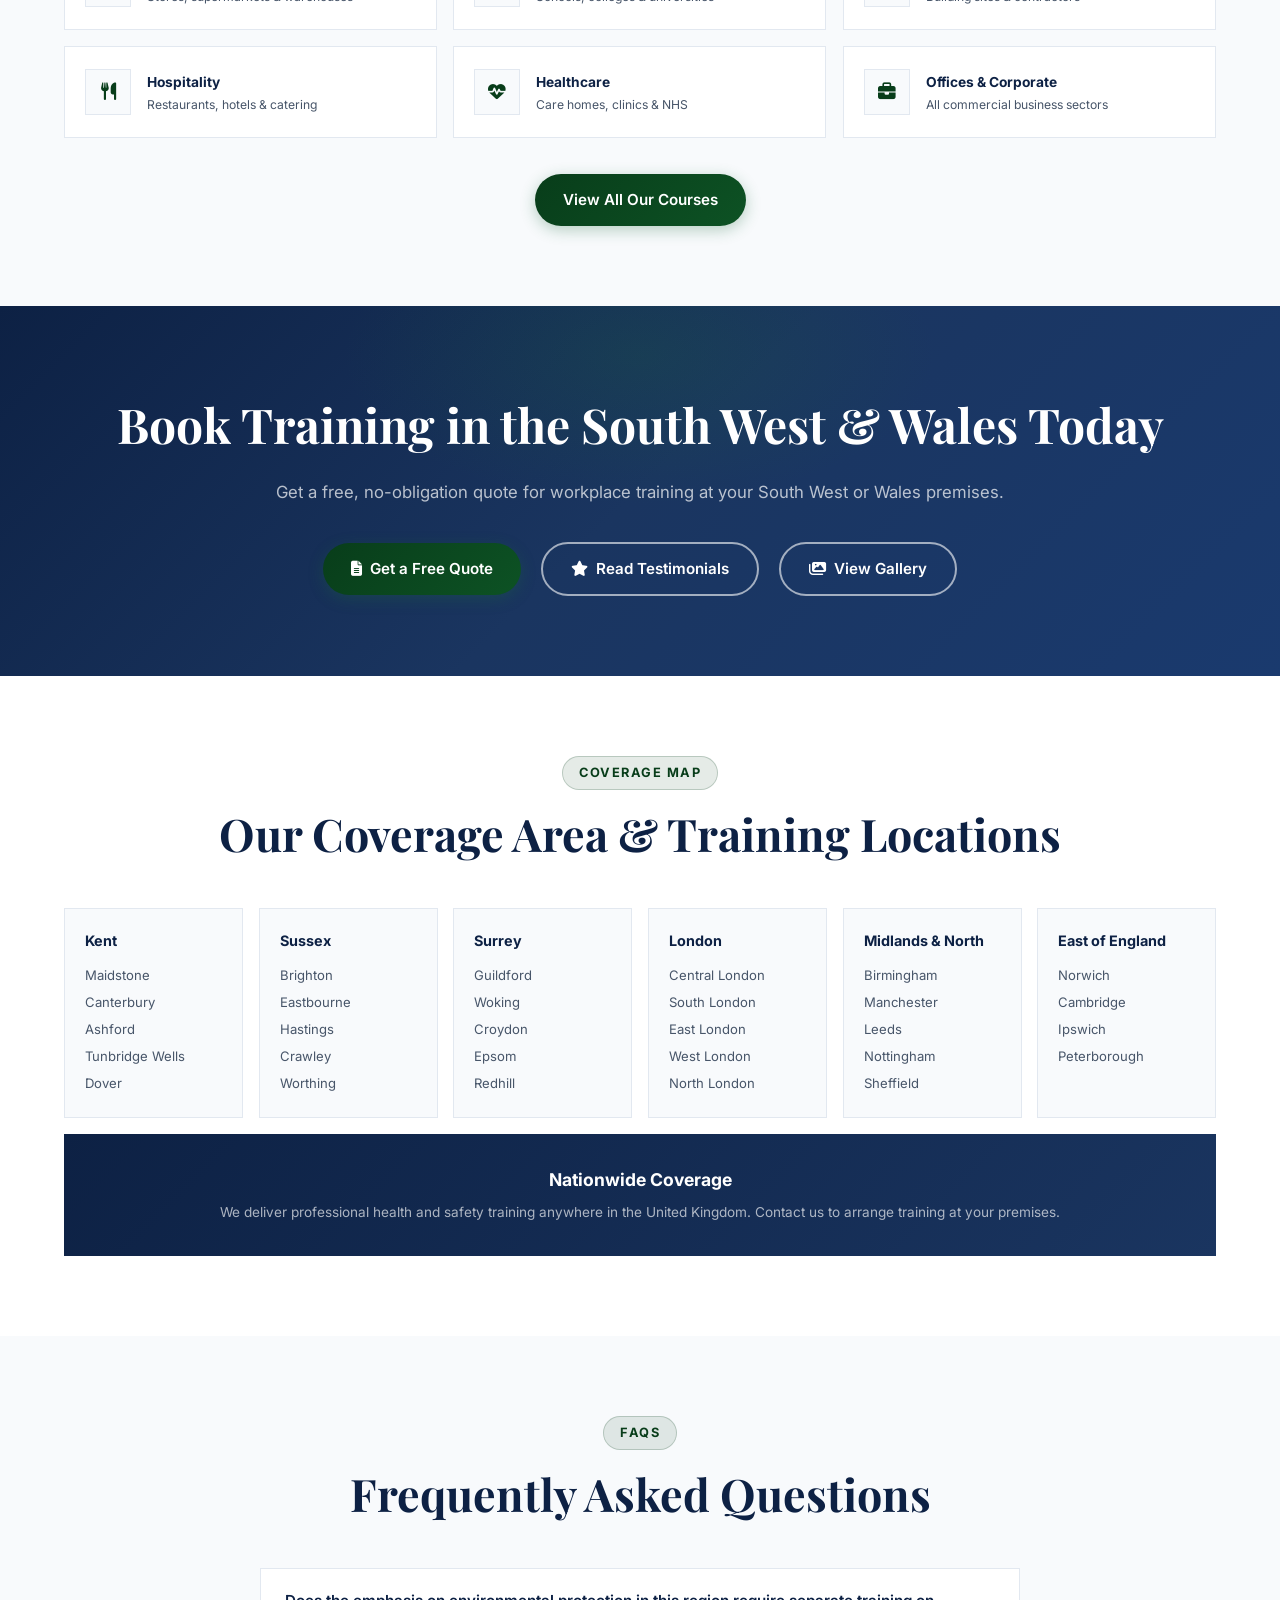
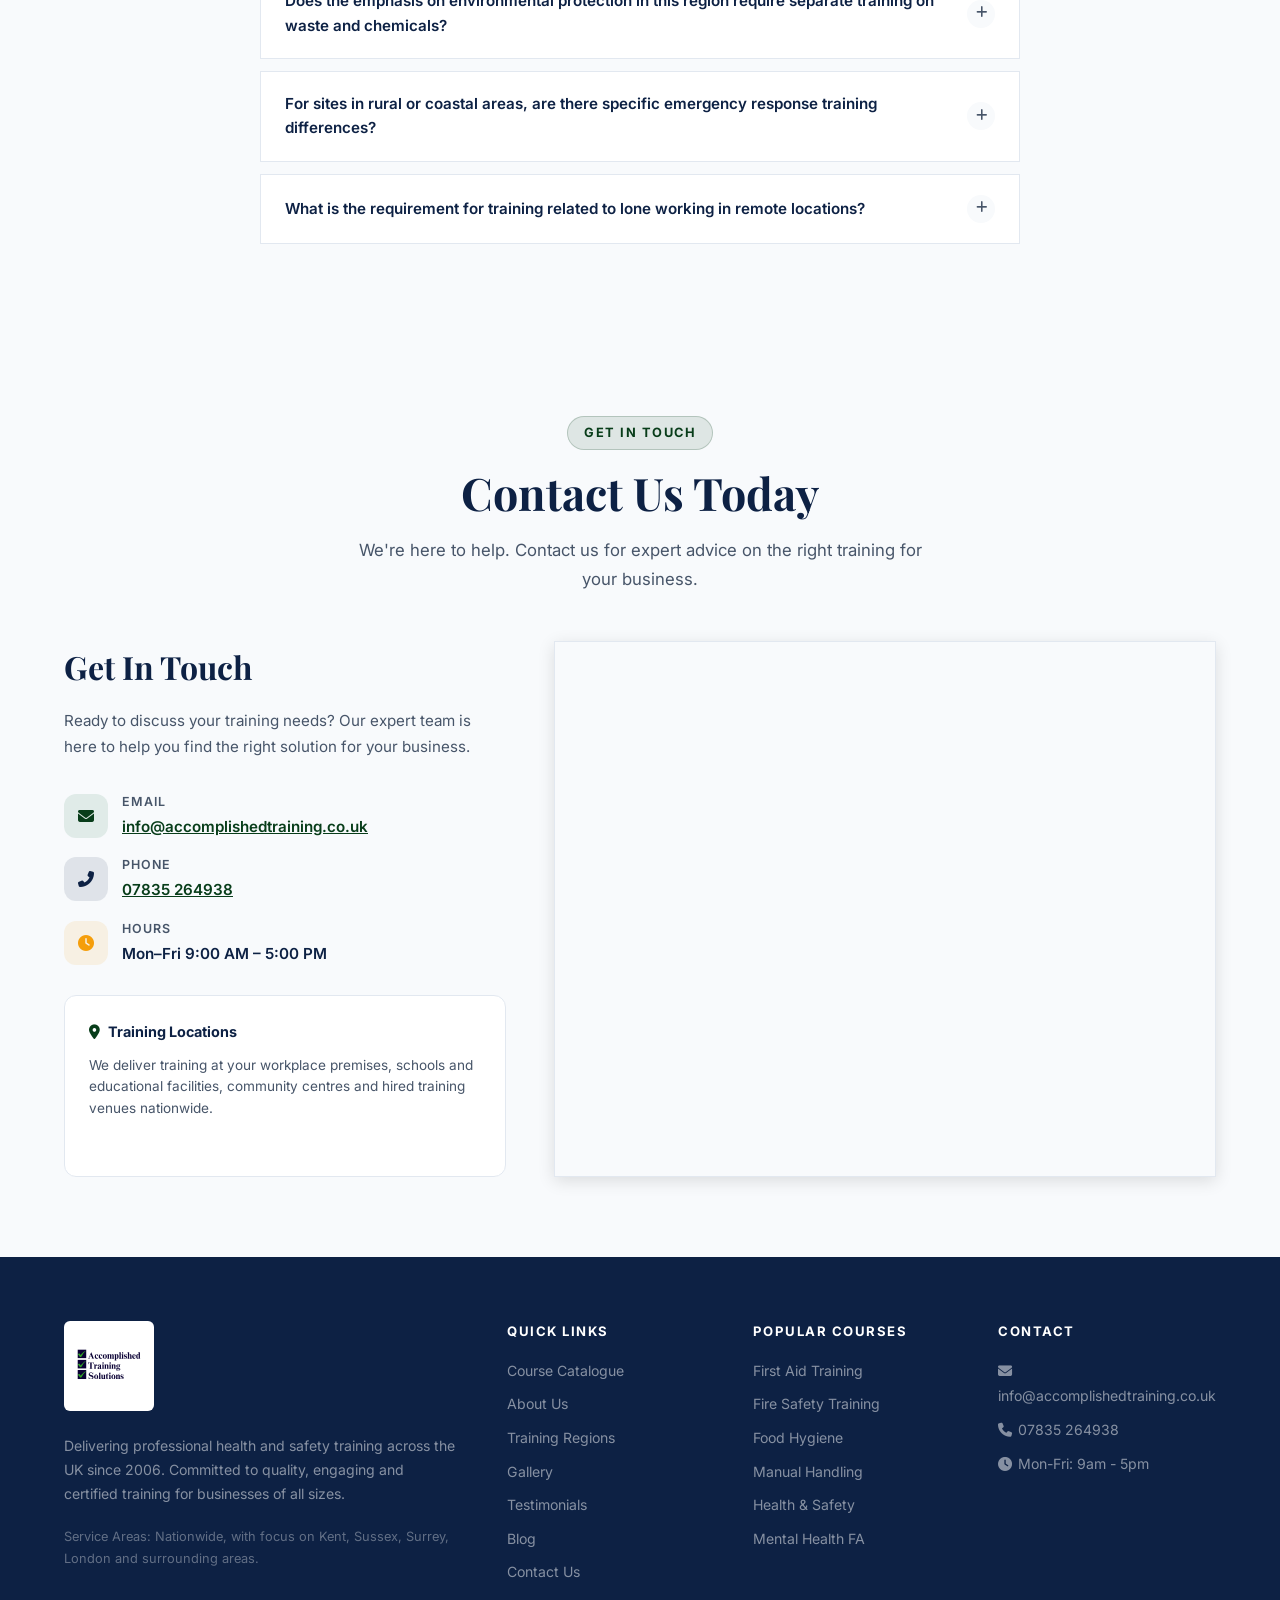
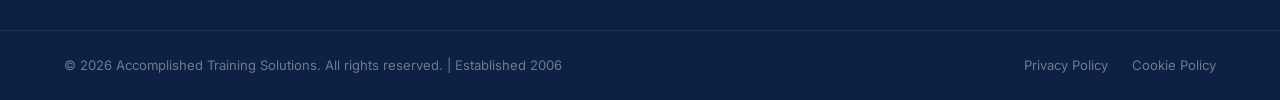
<file: south-west-wales.html>
<!DOCTYPE html>
<html lang="en">
<head>
    <meta charset="UTF-8">
    <meta name="viewport" content="width=device-width, initial-scale=1.0">
    <title>Training Courses in South West & Wales - Accomplished Training Solutions</title>
    <link href="https://fonts.googleapis.com/css2?family=Inter:wght@300;400;500;600;700;800;900&family=Playfair+Display:wght@700;800&display=swap" rel="stylesheet">
    <link rel="stylesheet" href="https://cdnjs.cloudflare.com/ajax/libs/font-awesome/6.4.0/css/all.min.css">
    <link rel="stylesheet" href="styles/styles.css">
    <link rel="stylesheet" href="styles/courses.css">
    <link rel="stylesheet" href="styles/location.css">
</head>
<body>

<!-- ANNOUNCEMENT BAR -->
<div class="announcement-bar">
    <i class="fas fa-certificate"></i>&nbsp; HSE Compliant Training | Established 2006 | UK Wide Coverage
    <a href="contact.html">Get a Free Quote Today &rarr;</a>
</div>

<!-- NAVBAR -->
<nav class="navbar" id="navbar">
    <div class="navbar-inner">
        <a href="index.html" class="navbar-logo">
            <img src="images/ats-logo.svg" alt="Accomplished Training Solutions" style="height:150px;width:auto;display:block;">
        </a>
        <div class="navbar-right">
            <ul class="navbar-nav">
                <li><a href="about.html">About Us</a></li>
                <li><a href="courses.html">Course Catalogue</a></li>
                <li class="nav-item-dropdown">
                    <a href="index.html" style="color:var(--green);font-weight:700;">Training Regions <i class="fas fa-chevron-down nav-dropdown-arrow"></i></a>
                    <div class="nav-dropdown-menu">
                        <a href="london-south-east.html"><i class="fas fa-map-marker-alt"></i> London &amp; South East</a>
                        <a href="south-west-wales.html"><i class="fas fa-map-marker-alt"></i> South West &amp; Wales</a>
                        <a href="midlands.html"><i class="fas fa-map-marker-alt"></i> Midlands</a>
                        <a href="north-england-scotland.html"><i class="fas fa-map-marker-alt"></i> North England &amp; Scotland</a>
                    </div>
                </li>
                <li><a href="gallery.html">Gallery</a></li>
                <li><a href="testimonials.html">Testimonials</a></li>
                <li class="nav-item-dropdown">
                    <a href="blog.html">Blog <i class="fas fa-chevron-down nav-dropdown-arrow"></i></a>
                    <div class="nav-dropdown-menu">
                        <a href="blog.html"><i class="fas fa-th-list"></i> All Blog Posts</a>
                        <a href="blog-fire-safety-london.html"><i class="fas fa-fire"></i> Fire Safety Training in London</a>
                        <a href="blog-first-aid-training.html"><i class="fas fa-heart"></i> Why First Aid Training is Crucial</a>
                    </div>
                </li>
            </ul>
            <div class="navbar-divider"></div>
            <button class="search-btn" id="searchToggle"><i class="fas fa-search"></i></button>
            <div class="navbar-divider"></div>
            <a href="tel:07835264938" class="navbar-phone"><i class="fas fa-phone-alt"></i> 07835 264938</a>
            <a href="contact.html" class="btn-primary" style="padding:10px 20px;font-size:0.87rem;margin-left:16px;"><i class="fas fa-file-alt"></i> Free Quote</a>
        </div>
        <div class="nav-mobile-right">
            <button class="search-btn search-btn-mobile" id="searchToggleMobile"><i class="fas fa-search"></i></button>
            <div class="hamburger" id="hamburger"><span></span><span></span><span></span></div>
        </div>
    </div>
    <div class="search-overlay" id="searchOverlay">
        <div class="search-bar">
            <i class="fas fa-search"></i>
            <input type="text" id="searchInput" placeholder="Search courses, topics, regions..." autocomplete="off">
            <button class="search-close" id="searchClose"><i class="fas fa-times"></i></button>
        </div>
        <div class="search-results" id="searchResults"></div>
        <div class="search-no-results" id="searchNoResults">No results found. Try a different search term.</div>
    </div>
    <div class="mobile-menu" id="mobileMenu">
        <a href="about.html">About Us</a>
        <a href="courses.html">Course Catalogue</a>
        <div class="mob-drop">
            <button class="mob-drop-btn" id="mobRegionsBtn">Training Regions <i class="fas fa-chevron-down mob-chevron"></i></button>
            <div class="mob-drop-body" id="mobRegionsBody">
                <a href="london-south-east.html"><i class="fas fa-map-marker-alt"></i> London &amp; South East</a>
                <a href="south-west-wales.html"><i class="fas fa-map-marker-alt"></i> South West &amp; Wales</a>
                <a href="midlands.html"><i class="fas fa-map-marker-alt"></i> Midlands</a>
                <a href="north-england-scotland.html"><i class="fas fa-map-marker-alt"></i> North England &amp; Scotland</a>
            </div>
        </div>
        <a href="gallery.html">Gallery</a>
        <a href="testimonials.html">Testimonials</a>
        <div class="mob-drop">
            <div class="mob-drop-split">
                <a href="blog.html">Blog</a>
                <button class="mob-drop-chevron" id="mobBlogBtn"><i class="fas fa-chevron-down mob-chevron"></i></button>
            </div>
            <div class="mob-drop-body" id="mobBlogBody">
                <a href="blog-fire-safety-london.html"><i class="fas fa-fire"></i> Fire Safety Training in London</a>
                <a href="blog-first-aid-training.html"><i class="fas fa-heart"></i> Why First Aid Training is Crucial</a>
            </div>
        </div>
        <a href="contact.html">Contact</a>
        <a href="tel:07835264938" style="color:var(--green);font-weight:700;border-bottom:none;"><i class="fas fa-phone-alt"></i> 07835 264938</a>
    </div>
</nav>

<!-- PAGE HERO -->
<section class="page-hero">
    <div class="container">
        <span class="section-tag">Training Regions</span>
        <h1>Training Courses in South West &amp; Wales</h1>
        <p>Professional workplace training delivered across Bristol, Cardiff, Plymouth and the South West.</p>
        <div style="display:flex;flex-wrap:wrap;justify-content:center;gap:12px;margin-top:28px;">
            <a href="courses.html" class="btn-primary"><i class="fas fa-book-open"></i> View All Courses</a>
            <a href="tel:07835264938" class="btn-secondary"><i class="fas fa-phone-alt"></i> Call Us: 07835 264938</a>
        </div>
    </div>
</section>

<!-- BREADCRUMB -->
<div class="breadcrumb-bar">
    <div class="container">
        <nav class="breadcrumb-nav">
            <a href="index.html">Home</a>
            <i class="fas fa-chevron-right"></i>
            <div class="mob-drop">
            <button class="mob-drop-btn" id="mobRegionsBtn">Training Regions <i class="fas fa-chevron-down mob-chevron"></i></button>
            <div class="mob-drop-body" id="mobRegionsBody">
                <a href="london-south-east.html"><i class="fas fa-map-marker-alt"></i> London &amp; South East</a>
                <a href="south-west-wales.html"><i class="fas fa-map-marker-alt"></i> South West &amp; Wales</a>
                <a href="midlands.html"><i class="fas fa-map-marker-alt"></i> Midlands</a>
                <a href="north-england-scotland.html"><i class="fas fa-map-marker-alt"></i> North England &amp; Scotland</a>
            </div>
        </div>
            <i class="fas fa-chevron-right"></i>
            <span>South West &amp; Wales</span>
        </nav>
    </div>
</div>

<!-- INTRO -->
<section class="section-padding" style="background:white;">
    <div class="container">
        <span class="section-tag">South West &amp; Wales</span>
        <h2 class="section-title" style="text-align:left;margin-top:8px;">Expert Training Across the South West &amp; Wales</h2>
        <p style="font-size:1rem;color:var(--gray);line-height:1.8;margin-bottom:16px;">Accomplished Training Solutions is proud to deliver professional workplace training courses throughout the South West of England and Wales. We provide on-site training at your workplace premises across Bristol, Cardiff, Plymouth, Exeter, Bath, Swansea, Newport, and throughout the region.</p>
        <p style="font-size:1rem;color:var(--gray);line-height:1.8;margin-bottom:16px;">Our experienced trainers travel to businesses, schools, care homes, restaurants, offices, and organisations across the South West and Wales, delivering HSE compliant <a href="blog-first-aid-training.html">first aid training</a>, <a href="blog-fire-safety-london.html">fire safety courses</a>, food hygiene qualifications, and health &amp; safety training. All certificates are issued on the same day, ensuring immediate compliance with UK workplace legislation.</p>
        <p style="font-size:1rem;color:var(--gray);line-height:1.8;">Our training portfolio includes First Aid Training (Emergency First Aid at Work, First Aid at Work 3-Day, FAW Requalification, Paediatric First Aid), Fire Safety Training (Fire Warden, Fire Marshal, Fire Safety Awareness, Fire Risk Assessment), Food Safety Training (Level 1 &amp; 2 Food Hygiene, Allergen Awareness), and Health &amp; Safety Training (Manual Handling, Working at Heights, IOSH Managing Safely, Risk Assessment, COSHH Awareness). Whether you're based in Bristol city centre, Cardiff Bay, Plymouth's waterfront, Exeter, or anywhere across the South West and Wales, we provide flexible on-site training with competitive group rates. Browse our full <a href="courses.html">course catalogue</a> or <a href="contact.html">contact us</a> for a quote.</p>
        <div class="mini-courses-grid">
            <div class="mini-course-card">
                <div class="mini-course-card-img"><img src="images/first-aid.webp" alt="First Aid Training"></div>
                <div class="mini-course-card-body">
                    <h4>First Aid Training</h4>
                    <p>EFAW, FAW 3-Day, Requalification, Paediatric First Aid and more. Same-day HSE certificates.</p>
                    <a href="courses.html#first-aid">View First Aid Courses <i class="fas fa-arrow-right"></i></a>
                </div>
            </div>
            <div class="mini-course-card">
                <div class="mini-course-card-img"><img src="images/fire-warden-training.webp" alt="Fire Safety Training"></div>
                <div class="mini-course-card-body">
                    <h4>Fire Safety Training</h4>
                    <p>Fire Warden, Fire Marshal, Fire Safety Awareness and Fire Risk Assessment courses.</p>
                    <a href="courses.html#fire-safety">View Fire Safety Courses <i class="fas fa-arrow-right"></i></a>
                </div>
            </div>
            <div class="mini-course-card">
                <div class="mini-course-card-img"><img src="images/food-hygiene.webp" alt="Food Safety Training"></div>
                <div class="mini-course-card-body">
                    <h4>Food Safety Training</h4>
                    <p>Level 1 &amp; 2 Food Hygiene and Allergen Awareness. Ideal for hospitality and catering.</p>
                    <a href="courses.html#food-safety">View Food Safety Courses <i class="fas fa-arrow-right"></i></a>
                </div>
            </div>
            <div class="mini-course-card">
                <div class="mini-course-card-img"><img src="images/health-and-safety-coporate.webp" alt="Health and Safety Training"></div>
                <div class="mini-course-card-body">
                    <h4>Health &amp; Safety Training</h4>
                    <p>Manual Handling, Working at Heights, IOSH Managing Safely, COSHH and Risk Assessment.</p>
                    <a href="courses.html#health-safety">View H&amp;S Courses <i class="fas fa-arrow-right"></i></a>
                </div>
            </div>
            <div class="mini-course-card">
                <div class="mini-course-card-img"><img src="images/disability-discrimination-awareness-card.webp" alt="Specialist Training"></div>
                <div class="mini-course-card-body">
                    <h4>Specialist Training</h4>
                    <p>Disability Discrimination Awareness and Mental Health First Aid for inclusive workplaces.</p>
                    <a href="courses.html#specialist">View Specialist Courses <i class="fas fa-arrow-right"></i></a>
                </div>
            </div>
            <div class="mini-course-card">
                <div class="mini-course-card-img"><img src="images/coporate.webp" alt="Bespoke Training"></div>
                <div class="mini-course-card-body">
                    <h4>Bespoke Training</h4>
                    <p>Custom training packages and multiple course bookings tailored to your business needs.</p>
                    <a href="contact.html">Enquire About Bespoke <i class="fas fa-arrow-right"></i></a>
                </div>
            </div>
        </div>
    </div>
</section>

<!-- COMPLIANCE -->
<section class="section-padding" style="background:var(--off-white);">
    <div class="container">
        <div class="sectors-header" style="margin-bottom:32px;">
            <span class="section-tag">Legal Compliance</span>
            <h2 class="section-title">Fully Compliant &amp; Legally Certified Training</h2>
            <p class="section-subtitle" style="margin:0 auto;">All courses are fully compliant with HSE requirements and current UK legislation. We stay up-to-date with every regulatory change.</p>
        </div>
        <div class="compliance-alt-badges">
            <div class="compliance-alt-badge"><i class="fas fa-shield-alt"></i><strong>HSE Compliant</strong><span>All courses meet HSE standards</span></div>
            <div class="compliance-alt-badge"><i class="fas fa-certificate"></i><strong>Recognised Certs</strong><span>Accepted by insurers &amp; regulators</span></div>
            <div class="compliance-alt-badge"><i class="fas fa-gavel"></i><strong>Legal Peace of Mind</strong><span>Demonstrate due diligence</span></div>
            <div class="compliance-alt-badge"><i class="fas fa-calendar-check"></i><strong>3-Year Validity</strong><span>Certificates issued on completion</span></div>
        </div>
        <div class="compliance-alt-panel">
            <div>
                <span class="section-tag" style="background:rgba(255,255,255,0.15);color:white;border-color:rgba(255,255,255,0.3);">UK Legislation</span>
                <h3 style="color:white;font-size:1.1rem;margin:12px 0 4px;">Courses comply with all current UK legislation:</h3>
                <ul class="compliance-alt-list">
                    <li><i class="fas fa-angle-right"></i> Health and Safety at Work Act 1974</li>
                    <li><i class="fas fa-angle-right"></i> Management of H&amp;S at Work Regulations 1999</li>
                    <li><i class="fas fa-angle-right"></i> Regulatory Reform (Fire Safety) Order 2005</li>
                    <li><i class="fas fa-angle-right"></i> Manual Handling Operations Regulations 1992</li>
                    <li><i class="fas fa-angle-right"></i> Food Safety Act 1990</li>
                </ul>
            </div>
            <div class="compliance-alt-cta-box">
                <h3>Ready to ensure your South West &amp; Wales business is fully compliant?</h3>
                <p>Get a free quote within 24 hours. Our trainers come directly to your premises across the region.</p>
                <a href="contact.html" class="btn-primary" style="display:inline-block;"><i class="fas fa-file-alt"></i> Get a Free Quote</a>
            </div>
        </div>
    </div>
</section>

<!-- BRISTOL & BATH -->
<section class="location-section" style="background:var(--off-white);">
    <div class="container">
        <div class="location-header">
            <span class="section-tag">Bristol &amp; Bath</span>
            <h2 class="section-title" style="text-align:left;margin-top:8px;">Training Courses in Bristol &amp; Bath</h2>
            <p style="font-size:0.95rem;color:var(--gray);line-height:1.7;">We deliver comprehensive workplace training across Bristol, Bath, and the surrounding areas. From Bristol's vibrant business districts to Bath's historic centre, our trainers provide flexible, on-site training solutions.</p>
        </div>
        <div class="area-cards two-col">
            <div class="area-card">
                <h5>Bristol &amp; Surrounds</h5>
                <ul>
                    <li>Bristol City Centre</li>
                    <li>Filton</li>
                    <li>Bradley Stoke</li>
                    <li>Kingswood</li>
                    <li>Warmley</li>
                    <li>Yate</li>
                    <li>Thornbury</li>
                    <li>Portishead</li>
                    <li>Clevedon</li>
                    <li>Chipping Sodbury</li>
                </ul>
            </div>
            <div class="area-card">
                <h5>Bath &amp; North East Somerset</h5>
                <ul>
                    <li>Bath</li>
                    <li>Keynsham</li>
                    <li>Nailsea</li>
                    <li>Weston-super-Mare</li>
                    <li>Midsomer Norton</li>
                    <li>Radstock</li>
                </ul>
            </div>
        </div>
        <p class="location-note">From aerospace and engineering businesses in Filton to tourism and hospitality in Bath, retail in Bristol city centre, and care homes across the region, we deliver industry-specific training solutions. Health &amp; safety training and first aid qualifications are particularly popular across the Bristol area.</p>
        <div class="location-cta">
            <a href="contact.html" class="btn-primary"><i class="fas fa-file-alt"></i> Book Bristol Training</a>
        </div>
    </div>
</section>

<!-- WALES -->
<section class="location-section" style="background:white;">
    <div class="container">
        <div class="location-header">
            <span class="section-tag">Wales</span>
            <h2 class="section-title" style="text-align:left;margin-top:8px;">Training Courses in Wales</h2>
            <p style="font-size:0.95rem;color:var(--gray);line-height:1.7;">Wales businesses benefit from our comprehensive workplace training services. We cover the entire country including South Wales, West Wales, Mid Wales, and North Wales.</p>
        </div>
        <div class="area-cards">
            <div class="area-card">
                <h5>South Wales</h5>
                <ul>
                    <li>Cardiff</li>
                    <li>Newport</li>
                    <li>Barry</li>
                    <li>Cwmbran</li>
                    <li>Caerphilly</li>
                    <li>Pontypridd</li>
                    <li>Merthyr Tydfil</li>
                    <li>Rhondda</li>
                    <li>Bridgend</li>
                </ul>
            </div>
            <div class="area-card">
                <h5>West Wales</h5>
                <ul>
                    <li>Swansea</li>
                    <li>Neath</li>
                    <li>Port Talbot</li>
                    <li>Llanelli</li>
                    <li>Carmarthen</li>
                </ul>
            </div>
            <div class="area-card">
                <h5>North Wales</h5>
                <ul>
                    <li>Wrexham</li>
                    <li>Bangor</li>
                </ul>
            </div>
        </div>
        <p class="location-note">Our trainers serve businesses across Wales' diverse economy, from Cardiff's financial and professional services to Swansea's manufacturing, tourism throughout West Wales, and public sector organisations across the country. Fire safety training and food hygiene courses are in high demand throughout Wales.</p>
        <div class="location-cta">
            <a href="contact.html" class="btn-primary"><i class="fas fa-file-alt"></i> Book Wales Training</a>
        </div>
    </div>
</section>

<!-- DEVON & CORNWALL -->
<section class="location-section" style="background:var(--off-white);">
    <div class="container">
        <div class="location-header">
            <span class="section-tag">Devon &amp; Cornwall</span>
            <h2 class="section-title" style="text-align:left;margin-top:8px;">Training Courses in Devon &amp; Cornwall</h2>
            <p style="font-size:0.95rem;color:var(--gray);line-height:1.7;">We provide workplace training across Devon and Cornwall. Our trainers deliver accredited courses throughout these counties, serving the South West's tourism, maritime, and rural business communities.</p>
        </div>
        <div class="area-cards two-col">
            <div class="area-card">
                <h5>Devon</h5>
                <ul>
                    <li>Plymouth</li>
                    <li>Exeter</li>
                    <li>Torquay</li>
                    <li>Paignton</li>
                    <li>Torbay</li>
                    <li>Barnstaple</li>
                    <li>Newton Abbot</li>
                    <li>Exmouth</li>
                    <li>Teignmouth</li>
                </ul>
            </div>
            <div class="area-card">
                <h5>Cornwall</h5>
                <ul>
                    <li>Truro</li>
                    <li>Falmouth</li>
                    <li>Penzance</li>
                    <li>Newquay</li>
                    <li>St Austell</li>
                    <li>Bodmin</li>
                    <li>Redruth</li>
                </ul>
            </div>
        </div>
        <p class="location-note">From hospitality businesses in popular tourist destinations to maritime industries in Plymouth and Falmouth, agricultural businesses across rural areas, and healthcare facilities throughout Devon and Cornwall. Food safety training and manual handling are particularly popular across the tourism and hospitality sector. <a href="testimonials.html" style="color:var(--green);font-weight:600;">See what our clients say.</a></p>
        <div class="location-cta">
            <a href="contact.html" class="btn-primary"><i class="fas fa-file-alt"></i> Book Devon Training</a>
        </div>
    </div>
</section>

<!-- GLOUCESTERSHIRE & WILTSHIRE -->
<section class="location-section" style="background:white;">
    <div class="container">
        <div class="location-header">
            <span class="section-tag">Gloucestershire &amp; Wiltshire</span>
            <h2 class="section-title" style="text-align:left;margin-top:8px;">Training Courses in Gloucestershire &amp; Wiltshire</h2>
            <p style="font-size:0.95rem;color:var(--gray);line-height:1.7;">We deliver comprehensive workplace training across Gloucestershire and Wiltshire. Our trainers provide professional training throughout these counties' diverse business landscapes.</p>
        </div>
        <div class="area-cards two-col">
            <div class="area-card">
                <h5>Gloucestershire</h5>
                <ul>
                    <li>Gloucester</li>
                    <li>Cheltenham</li>
                    <li>Stroud</li>
                    <li>Cirencester</li>
                    <li>Tewkesbury</li>
                    <li>Dursley</li>
                </ul>
            </div>
            <div class="area-card">
                <h5>Wiltshire</h5>
                <ul>
                    <li>Swindon</li>
                    <li>Salisbury</li>
                    <li>Chippenham</li>
                    <li>Trowbridge</li>
                    <li>Devizes</li>
                    <li>Melksham</li>
                    <li>Calne</li>
                    <li>Malmesbury</li>
                    <li>Corsham</li>
                    <li>Warminster</li>
                </ul>
            </div>
        </div>
        <p class="location-note">From aerospace and defence in Gloucester and Swindon to tourism and heritage in Cheltenham and Salisbury, and manufacturing businesses across both counties. Health &amp; safety training including working at heights and risk assessment courses are popular with the region's engineering and defence sectors.</p>
        <div class="location-cta">
            <a href="contact.html" class="btn-primary"><i class="fas fa-file-alt"></i> Book Gloucestershire Training</a>
        </div>
    </div>
</section>

<!-- SOMERSET & DORSET -->
<section class="location-section" style="background:var(--off-white);">
    <div class="container">
        <div class="location-header">
            <span class="section-tag">Somerset &amp; Dorset</span>
            <h2 class="section-title" style="text-align:left;margin-top:8px;">Training Courses in Somerset &amp; Dorset</h2>
            <p style="font-size:0.95rem;color:var(--gray);line-height:1.7;">We provide professional workplace training across Somerset and Dorset. Our trainers deliver accredited courses throughout these counties.</p>
        </div>
        <div class="area-cards two-col">
            <div class="area-card">
                <h5>Somerset</h5>
                <ul>
                    <li>Taunton</li>
                    <li>Yeovil</li>
                    <li>Bridgwater</li>
                    <li>Frome</li>
                    <li>Glastonbury</li>
                    <li>Street</li>
                    <li>Wells</li>
                </ul>
            </div>
            <div class="area-card">
                <h5>Dorset</h5>
                <ul>
                    <li>Bournemouth</li>
                    <li>Poole</li>
                    <li>Weymouth</li>
                    <li>Dorchester</li>
                    <li>Christchurch</li>
                    <li>Shaftesbury</li>
                    <li>Sherborne</li>
                    <li>Blandford Forum</li>
                    <li>Wimborne Minster</li>
                </ul>
            </div>
        </div>
        <p class="location-note">Serving tourism and hospitality in Bournemouth and Poole, manufacturing and agriculture across Somerset, and diverse businesses throughout both counties. Food hygiene training is especially popular across the coastal hospitality trade, while first aid courses are in demand across the wider region. <a href="about.html" style="color:var(--green);font-weight:600;">Learn more about our trainers.</a></p>
        <div class="location-cta">
            <a href="contact.html" class="btn-primary"><i class="fas fa-file-alt"></i> Book Somerset Training</a>
        </div>
    </div>
</section>

<!-- COURSES AVAILABLE -->
<section class="section-padding" style="background:var(--navy);">
    <div class="container">
        <div class="courses-header">
            <span class="section-tag" style="background:rgba(255,255,255,0.12);color:white;border-color:rgba(255,255,255,0.25);">Courses Available</span>
            <h2 class="section-title" style="color:white;">Training Courses Available in South West &amp; Wales</h2>
            <p class="section-subtitle" style="margin:0 auto;color:rgba(255,255,255,0.7);">We deliver a comprehensive range of workplace training courses across Bristol, Cardiff, Plymouth, Exeter, and the wider South West and Wales region. All courses are nationally accredited, HSE compliant, and delivered by experienced trainers directly at your workplace premises.</p>
        </div>
        <div class="courses-category-grid">
            <div class="course-category-card">
                <i class="fas fa-first-aid"></i>
                <h4>First Aid Training in South West and Wales</h4>
            </div>
            <div class="course-category-card">
                <i class="fas fa-fire-extinguisher"></i>
                <h4>Fire Safety Training in South West and Wales</h4>
            </div>
            <div class="course-category-card">
                <i class="fas fa-utensils"></i>
                <h4>Food Safety Training in South West and Wales</h4>
            </div>
            <div class="course-category-card">
                <i class="fas fa-hard-hat"></i>
                <h4>Health and Safety Training in South West and Wales</h4>
            </div>
        </div>
        <p style="font-size:0.95rem;color:rgba(255,255,255,0.75);line-height:1.8;margin-top:28px;">Our training portfolio includes First Aid Training (Emergency First Aid at Work, First Aid at Work 3-Day, FAW Requalification, Paediatric First Aid), Fire Safety Training (Fire Warden, Fire Marshal, Fire Safety Awareness, Fire Risk Assessment), Food Safety Training (Level 1 &amp; 2 Food Hygiene, Allergen Awareness), and Health &amp; Safety Training (Manual Handling, Working at Heights, IOSH Managing Safely, Risk Assessment, COSHH Awareness). Whether you're based in Bristol city centre, Cardiff Bay, Plymouth's waterfront, Exeter, or anywhere across the South West and Wales, we provide flexible on-site training with competitive group rates.</p>
        <div style="margin-top:28px;">
            <a href="courses.html" class="btn-primary"><i class="fas fa-list"></i> View All Our Courses</a>
        </div>
    </div>
</section>

<!-- WHY CHOOSE - CARDS -->
<section class="why-section section-padding">
    <div class="container">
        <div class="why-header">
            <span class="section-tag">Why Choose Us</span>
            <h2 class="section-title">Why Choose Our South West &amp; Wales Training?</h2>
        </div>
        <div class="why-grid">
            <div class="why-card anim-card">
                <div class="why-icon blue"><i class="fas fa-map-marked-alt"></i></div>
                <h3>Regional Specialists</h3>
                <p>Experienced in delivering training across Bristol, Cardiff, Plymouth and throughout the South West and Wales.</p>
            </div>
            <div class="why-card anim-card">
                <div class="why-icon green"><i class="fas fa-map"></i></div>
                <h3>Complete Coverage</h3>
                <p>Serving all counties from Cornwall to Gloucestershire and across Wales.</p>
            </div>
            <div class="why-card anim-card">
                <div class="why-icon gold"><i class="fas fa-industry"></i></div>
                <h3>Industry Expertise</h3>
                <p>Serving tourism, hospitality, maritime, manufacturing, healthcare, and public sectors.</p>
            </div>
            <div class="why-card anim-card">
                <div class="why-icon teal"><i class="fas fa-building"></i></div>
                <h3>On-Site Delivery</h3>
                <p>All training delivered at your workplace premises with all equipment provided.</p>
            </div>
            <div class="why-card anim-card">
                <div class="why-icon purple"><i class="fas fa-calendar-alt"></i></div>
                <h3>Flexible Scheduling</h3>
                <p>Training times to suit seasonal businesses and tourism operations.</p>
            </div>
            <div class="why-card anim-card">
                <div class="why-icon red"><i class="fas fa-pencil-ruler"></i></div>
                <h3>Bespoke Training</h3>
                <p>We tailor our courses to your specific industry, workplace and team requirements. <a href="contact.html" style="color:var(--green);font-weight:600;">Talk to us today.</a></p>
            </div>
        </div>
    </div>
</section>

<!-- WHY CHOOSE - TEXT -->
<section class="section-padding" style="background:var(--off-white);">
    <div class="container">
        <div style="max-width:860px;margin:0 auto;text-align:center;">
            <span class="section-tag">Our Commitment</span>
            <h2 class="section-title" style="margin-top:8px;">Why Choose Us for South West &amp; Wales Training?</h2>
            <p style="font-size:0.95rem;color:var(--gray);line-height:1.8;margin-bottom:16px;">We understand the unique needs of businesses operating in the South West and Wales. Our experienced trainers are familiar with the region's diverse industries, from Bristol's aerospace and creative sectors to Cardiff's professional services, Devon and Cornwall's thriving tourism and hospitality, and Wales's manufacturing and public sector organisations.</p>
            <p style="font-size:0.95rem;color:var(--gray);line-height:1.8;margin-bottom:16px;">We offer flexible training times to accommodate the South West's seasonal tourism businesses, hospitality operations, and diverse business landscape. Our competitive group rates make professional training affordable for businesses of all sizes across the region.</p>
            <p style="font-size:0.95rem;color:var(--gray);line-height:1.8;">With HSE and nationally accredited qualifications, and trainers who come directly to your premises anywhere in the South West and Wales, we make workplace training simple, convenient, and cost-effective. We also serve <a href="london-south-east.html">London and South East</a>, the <a href="midlands.html">Midlands</a>, and <a href="north-england-scotland.html">North England and Scotland</a>. <a href="testimonials.html" style="color:var(--green);font-weight:600;">Read our client testimonials</a> or <a href="contact.html" style="color:var(--green);font-weight:600;">get in touch for a free quote.</a></p>
        </div>
    </div>
</section>

<!-- SECTORS -->
<section class="section-padding" style="background:var(--off-white);">
    <div class="container">
        <div class="sectors-header">
            <span class="section-tag">Industries</span>
            <h2 class="section-title">Sectors We Serve</h2>
            <p class="section-subtitle" style="margin:0 auto;">Tailored health and safety training for businesses across all industries.</p>
        </div>
        <div class="sectors-alt-grid">
            <div class="sectors-alt-card"><div class="sectors-alt-icon"><i class="fas fa-shopping-cart"></i></div><div><h4>Retail</h4><p>Stores, supermarkets &amp; warehouses</p></div></div>
            <div class="sectors-alt-card"><div class="sectors-alt-icon"><i class="fas fa-school"></i></div><div><h4>Schools &amp; Education</h4><p>Schools, colleges &amp; universities</p></div></div>
            <div class="sectors-alt-card"><div class="sectors-alt-icon"><i class="fas fa-hard-hat"></i></div><div><h4>Construction</h4><p>Building sites &amp; contractors</p></div></div>
            <div class="sectors-alt-card"><div class="sectors-alt-icon"><i class="fas fa-utensils"></i></div><div><h4>Hospitality</h4><p>Restaurants, hotels &amp; catering</p></div></div>
            <div class="sectors-alt-card"><div class="sectors-alt-icon"><i class="fas fa-heartbeat"></i></div><div><h4>Healthcare</h4><p>Care homes, clinics &amp; NHS</p></div></div>
            <div class="sectors-alt-card"><div class="sectors-alt-icon"><i class="fas fa-briefcase"></i></div><div><h4>Offices &amp; Corporate</h4><p>All commercial business sectors</p></div></div>
        </div>
        <div style="text-align:center;margin-top:36px;">
            <a href="courses.html" class="btn-primary">View All Our Courses</a>
        </div>
    </div>
</section>

<!-- CTA -->
<section class="cta-section section-padding">
    <div class="container">
        <div class="cta-content">
            <h2>Book Training in the South West &amp; Wales Today</h2>
            <p>Get a free, no-obligation quote for workplace training at your South West or Wales premises.</p>
            <div class="cta-actions">
                <a href="contact.html" class="btn-primary"><i class="fas fa-file-alt"></i> Get a Free Quote</a>
                <a href="testimonials.html" class="btn-secondary"><i class="fas fa-star"></i> Read Testimonials</a>
                <a href="gallery.html" class="btn-secondary"><i class="fas fa-images"></i> View Gallery</a>
            </div>
        </div>
    </div>
</section>

<!-- COVERAGE GRID -->
<section class="section-padding" style="background:white;">
    <div class="container">
        <div class="coverage-header">
            <span class="section-tag">Coverage Map</span>
            <h2 class="section-title">Our Coverage Area &amp; Training Locations</h2>
        </div>
        <div class="coverage-grid">
            <div class="coverage-region"><h4>Kent</h4><ul><li>Maidstone</li><li>Canterbury</li><li>Ashford</li><li>Tunbridge Wells</li><li>Dover</li></ul></div>
            <div class="coverage-region"><h4>Sussex</h4><ul><li>Brighton</li><li>Eastbourne</li><li>Hastings</li><li>Crawley</li><li>Worthing</li></ul></div>
            <div class="coverage-region"><h4>Surrey</h4><ul><li>Guildford</li><li>Woking</li><li>Croydon</li><li>Epsom</li><li>Redhill</li></ul></div>
            <div class="coverage-region"><h4>London</h4><ul><li>Central London</li><li>South London</li><li>East London</li><li>West London</li><li>North London</li></ul></div>
            <div class="coverage-region"><h4>Midlands &amp; North</h4><ul><li>Birmingham</li><li>Manchester</li><li>Leeds</li><li>Nottingham</li><li>Sheffield</li></ul></div>
            <div class="coverage-region"><h4>East of England</h4><ul><li>Norwich</li><li>Cambridge</li><li>Ipswich</li><li>Peterborough</li></ul></div>
            <div class="coverage-nationwide">
                <h4>Nationwide Coverage</h4>
                <p>We deliver professional health and safety training anywhere in the United Kingdom. Contact us to arrange training at your premises.</p>
            </div>
        </div>
    </div>
</section>

<!-- FAQ -->
<section class="section-padding" style="background:var(--off-white);">
    <div class="container">
        <div class="faq-header">
            <span class="section-tag">FAQs</span>
            <h2 class="section-title">Frequently Asked Questions</h2>
        </div>
        <div class="faq-container">
            <div class="faq-item">
                <div class="faq-question" onclick="toggleFaq(this)">
                    <h4>Does the emphasis on environmental protection in this region require separate training on waste and chemicals?</h4>
                    <div class="faq-icon"><i class="fas fa-plus"></i></div>
                </div>
                <div class="faq-answer">Yes. Due to stricter local guidance, all staff involved with waste must complete Environmental Awareness Training covering our specific waste segregation, recycling targets, and the safe storage and disposal of COSHH materials.</div>
            </div>
            <div class="faq-item">
                <div class="faq-question" onclick="toggleFaq(this)">
                    <h4>For sites in rural or coastal areas, are there specific emergency response training differences?</h4>
                    <div class="faq-icon"><i class="fas fa-plus"></i></div>
                </div>
                <div class="faq-answer">Emergency training in these areas focuses more heavily on communication reliability (e.g., poor mobile reception) and longer estimated emergency service response times. First aid training emphasizes stabilizing a casualty for an extended period until help arrives.</div>
            </div>
            <div class="faq-item">
                <div class="faq-question" onclick="toggleFaq(this)">
                    <h4>What is the requirement for training related to lone working in remote locations?</h4>
                    <div class="faq-icon"><i class="fas fa-plus"></i></div>
                </div>
                <div class="faq-answer">Employees who work alone must complete the Lone Working Risk Assessment training. This includes instructions on using our mandatory check-in procedure and the issue/use of personal safety devices or apps if applicable.</div>
            </div>
        </div>
    </div>
</section>

<!-- CONTACT -->
<section class="contact-section section-padding" id="contact">
    <div class="container">
        <div style="text-align:center;margin-bottom:48px;">
            <span class="section-tag">Get In Touch</span>
            <h2 class="section-title">Contact Us Today</h2>
            <p class="section-subtitle" style="margin:0 auto;">We're here to help. Contact us for expert advice on the right training for your business.</p>
        </div>
        <div class="contact-grid">
            <div class="contact-info">
                <h2>Get In Touch</h2>
                <p>Ready to discuss your training needs? Our expert team is here to help you find the right solution for your business.</p>
                <div class="contact-items">
                    <div class="contact-item">
                        <div class="contact-item-icon green"><i class="fas fa-envelope"></i></div>
                        <div class="contact-item-text"><strong>Email</strong><span><a href="mailto:info@accomplishedtraining.co.uk">info@accomplishedtraining.co.uk</a></span></div>
                    </div>
                    <div class="contact-item">
                        <div class="contact-item-icon navy"><i class="fas fa-phone-alt"></i></div>
                        <div class="contact-item-text"><strong>Phone</strong><span><a href="tel:07835264938">07835 264938</a></span></div>
                    </div>
                    <div class="contact-item">
                        <div class="contact-item-icon gold"><i class="fas fa-clock"></i></div>
                        <div class="contact-item-text"><strong>Hours</strong><span>Mon&ndash;Fri 9:00 AM &ndash; 5:00 PM</span></div>
                    </div>
                </div>
                <div style="margin-top:28px;padding:24px;background:white;border-radius:var(--radius-md);border:1px solid var(--light-gray);">
                    <h4 style="font-size:0.9rem;font-weight:700;color:var(--navy);margin-bottom:12px;"><i class="fas fa-map-marker-alt" style="color:var(--green);margin-right:8px;"></i>Training Locations</h4>
                    <p style="font-size:0.85rem;color:var(--gray);line-height:1.6;">We deliver training at your workplace premises, schools and educational facilities, community centres and hired training venues nationwide.</p>
                </div>
            </div>
            <div style="position:relative;min-height:420px;height:100%;overflow:hidden;border:1px solid var(--light-gray);box-shadow:var(--shadow-md);">
                <iframe
                    src="https://maps.google.com/maps?q=United+Kingdom&output=embed&z=5"
                    style="position:absolute;top:0;left:0;width:100%;height:100%;border:0;display:block;"
                    allowfullscreen=""
                    loading="lazy"
                    referrerpolicy="no-referrer-when-downgrade"
                    title="ATS Training Coverage, South West and Wales">
                </iframe>
            </div>
        </div>
    </div>
</section>

<!-- FOOTER -->
<footer class="footer">
    <div class="footer-main">
        <div class="container">
            <div class="footer-grid">
                <div class="footer-brand">
                    <a href="index.html" class="navbar-logo" style="margin-bottom:0;">
                        <img src="images/ats-logo.svg" alt="Accomplished Training Solutions" style="height:90px;width:auto;display:block;">
                    </a>
                    <p>Delivering professional health and safety training across the UK since 2006. Committed to quality, engaging and certified training for businesses of all sizes.</p>
                    <p style="font-size:0.8rem;color:rgba(255,255,255,0.35);">Service Areas: Nationwide, with focus on Kent, Sussex, Surrey, London and surrounding areas.</p>
                </div>
                <div class="footer-col">
                    <h4>Quick Links</h4>
                    <ul>
                        <li><a href="courses.html">Course Catalogue</a></li>
                        <li><a href="about.html">About Us</a></li>
                        <li><a href="javascript:void(0)">Training Regions</a></li>
                        <li><a href="gallery.html">Gallery</a></li>
                        <li><a href="testimonials.html">Testimonials</a></li>
                        <li><a href="blog.html">Blog</a></li>
                        <li><a href="contact.html">Contact Us</a></li>
                    </ul>
                </div>
                <div class="footer-col">
                    <h4>Popular Courses</h4>
                    <ul>
                        <li><a href="courses.html#first-aid">First Aid Training</a></li>
                        <li><a href="courses.html#fire-safety">Fire Safety Training</a></li>
                        <li><a href="courses.html#food-safety">Food Hygiene</a></li>
                        <li><a href="courses.html#health-safety">Manual Handling</a></li>
                        <li><a href="courses.html#health-safety">Health &amp; Safety</a></li>
                        <li><a href="courses.html#specialist">Mental Health FA</a></li>
                    </ul>
                </div>
                <div class="footer-col">
                    <h4>Contact</h4>
                    <ul>
                        <li><a href="mailto:info@accomplishedtraining.co.uk"><i class="fas fa-envelope" style="width:16px;"></i> info@accomplishedtraining.co.uk</a></li>
                        <li><a href="tel:07835264938"><i class="fas fa-phone" style="width:16px;"></i> 07835 264938</a></li>
                        <li><a href="#"><i class="fas fa-clock" style="width:16px;"></i> Mon-Fri: 9am - 5pm</a></li>
                    </ul>
                </div>
            </div>
        </div>
    </div>
    <div class="footer-divider"></div>
    <div class="container">
        <div class="footer-bottom">
            <p>&copy; 2026 Accomplished Training Solutions. All rights reserved. | Established 2006</p>
            <div class="footer-bottom-links">
                <a href="privacy-policy.html">Privacy Policy</a>
                <a href="cookie-policy.html">Cookie Policy</a>
            </div>
        </div>
    </div>
</footer>

<script src="main.js"></script>
</body>
</html>
</file>
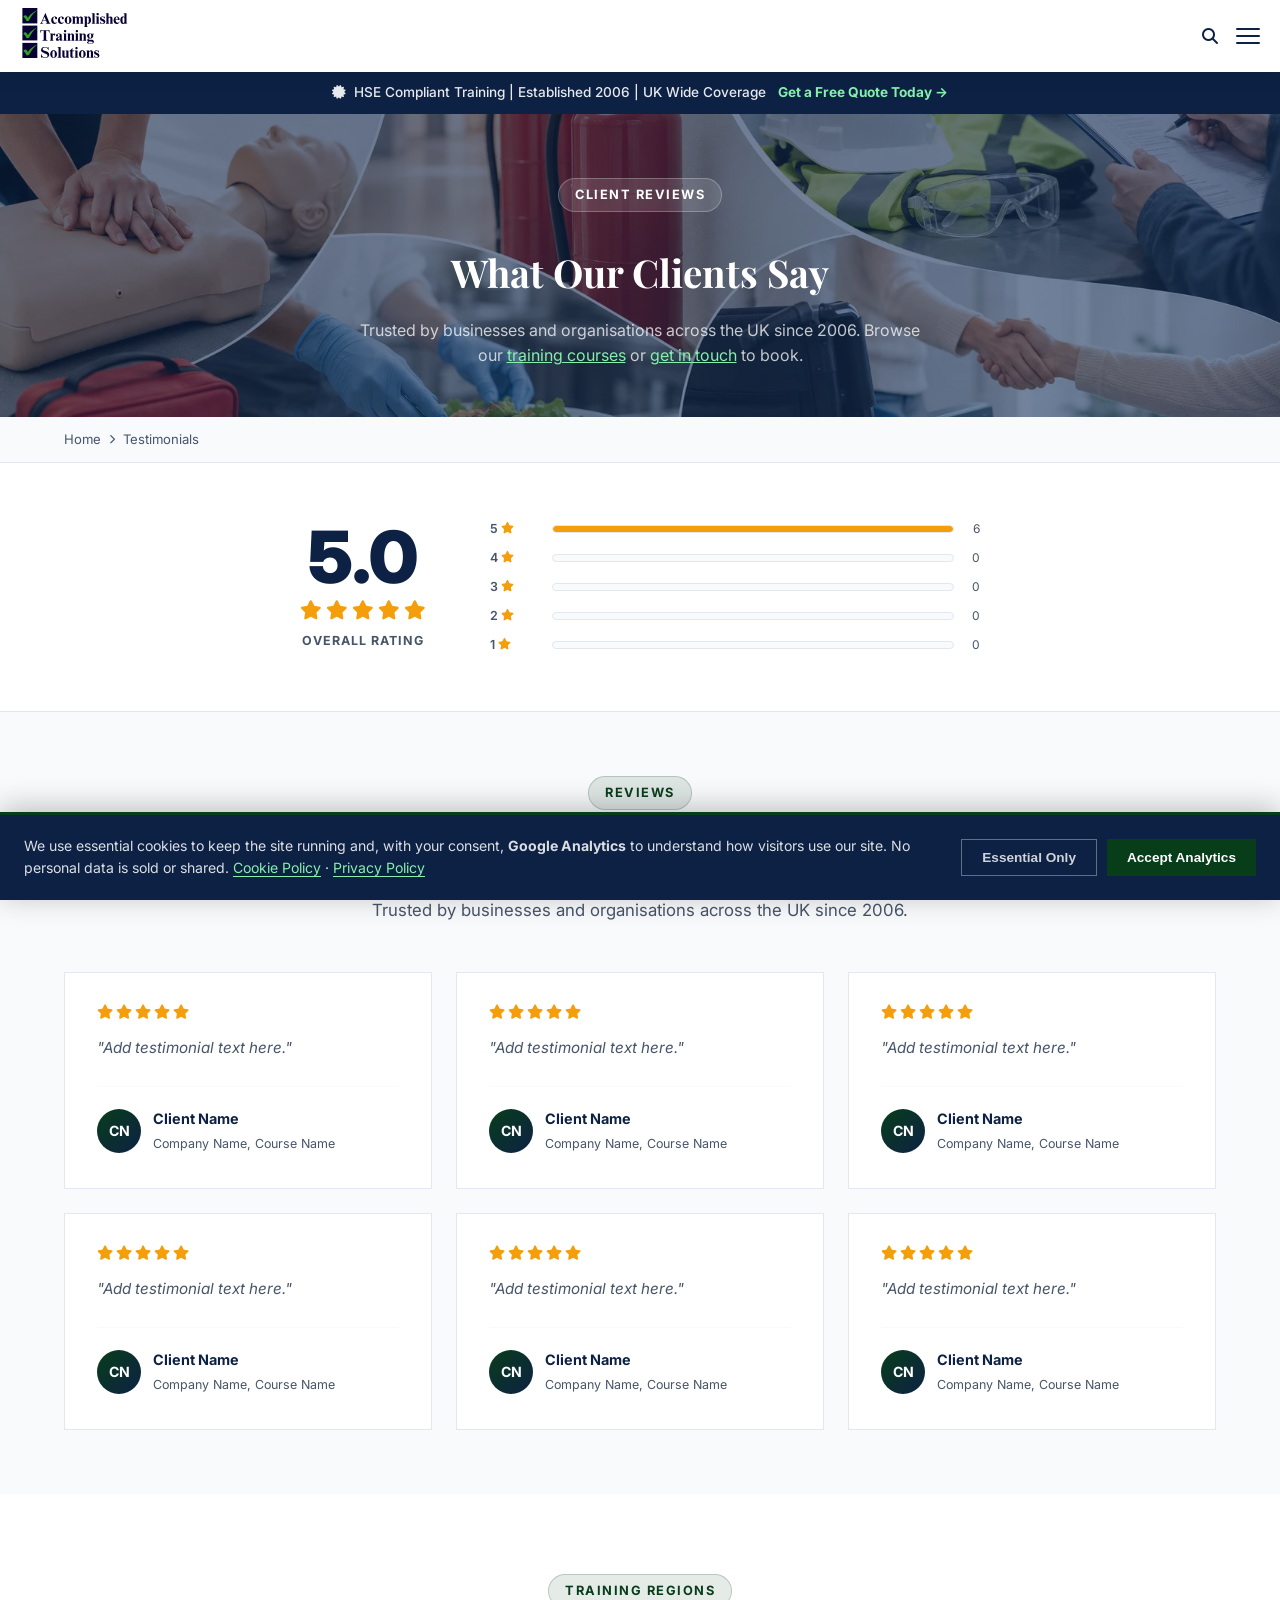
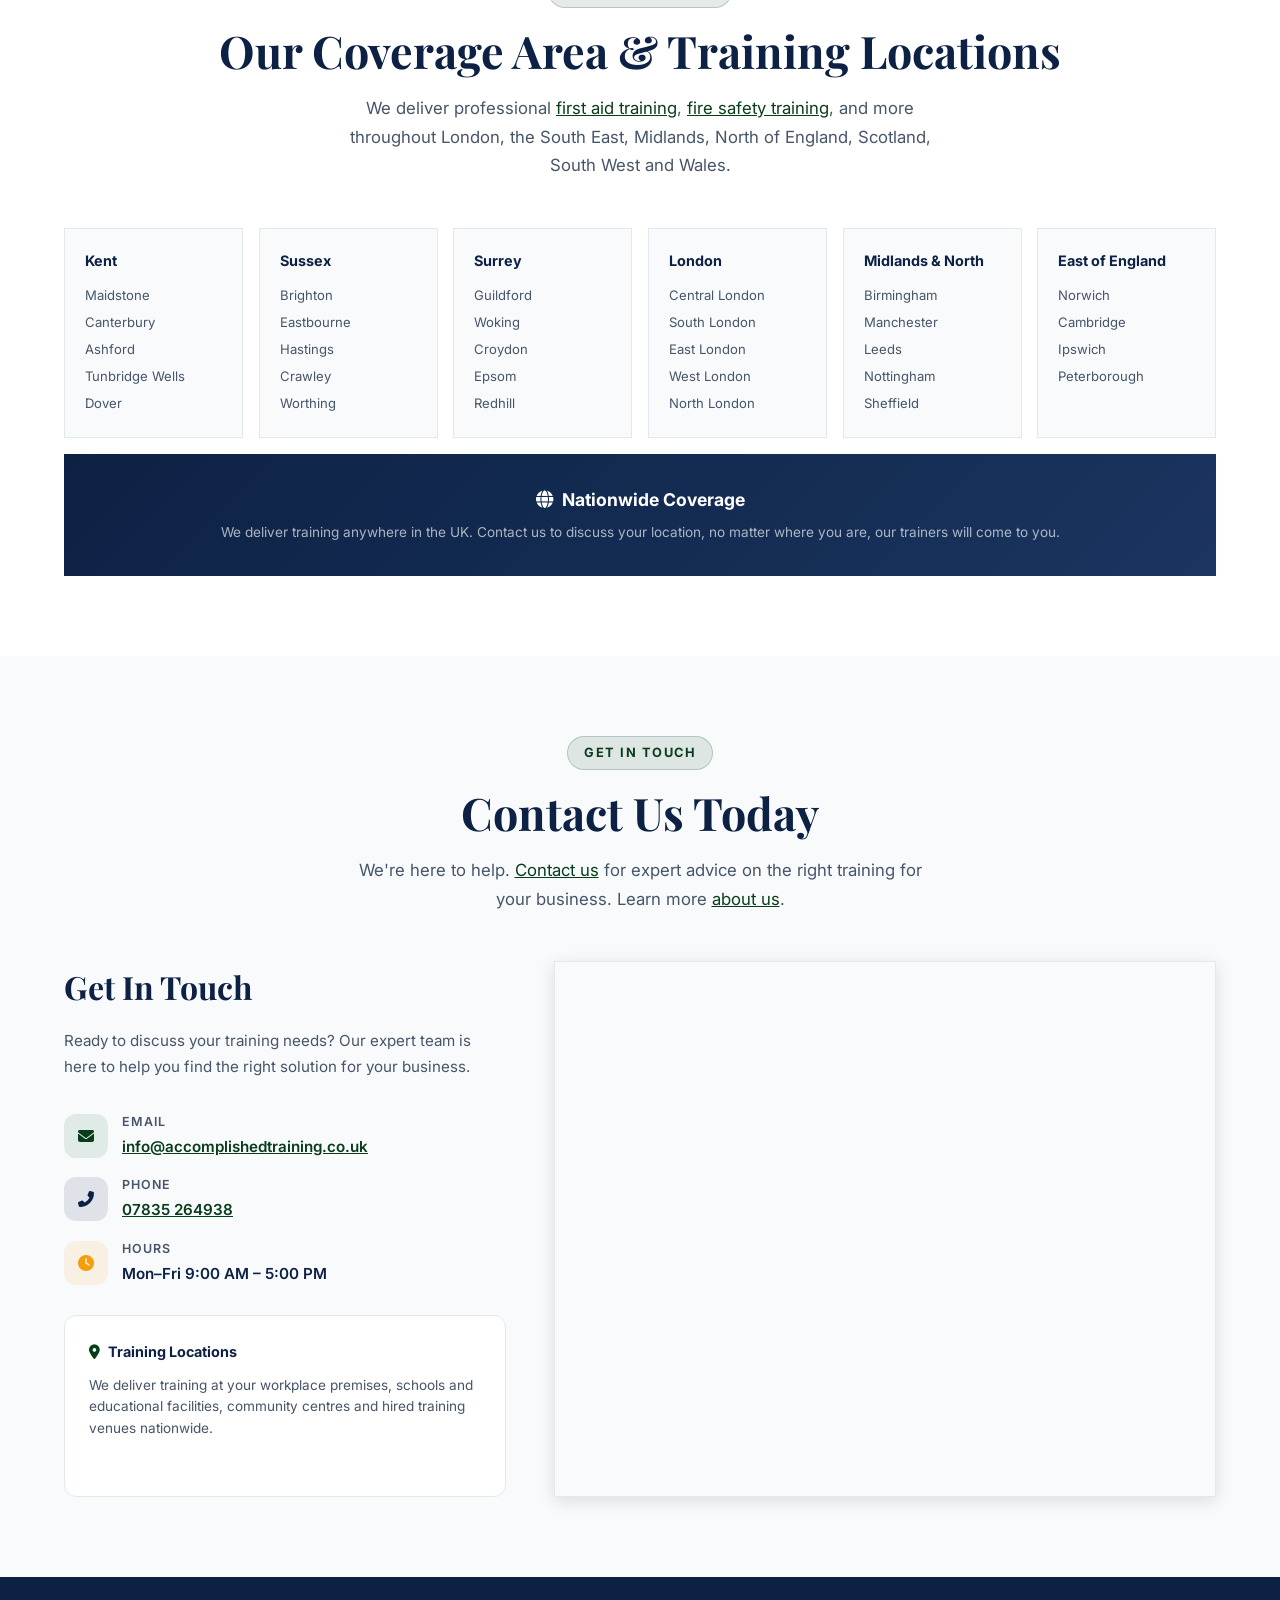
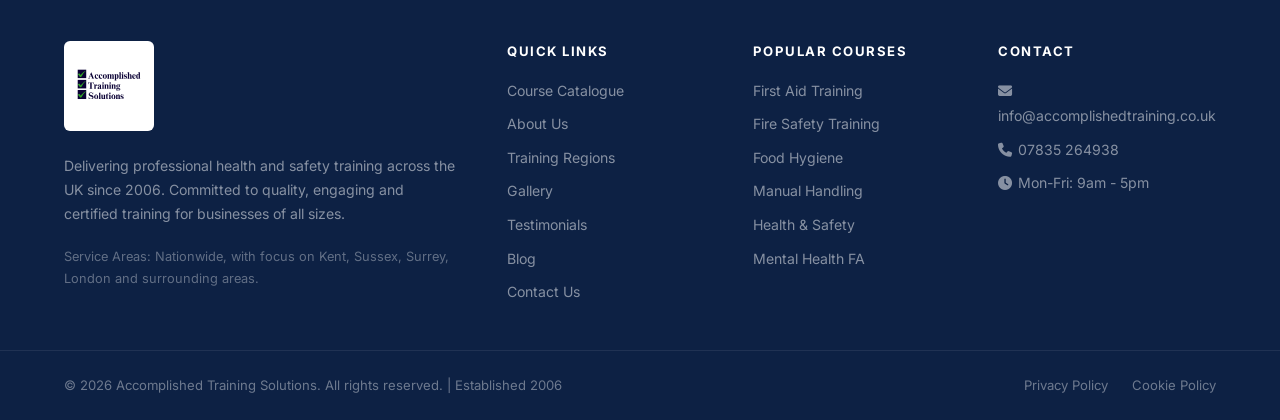
<file: testimonials.html>
<!DOCTYPE html>
<html lang="en">
<head>
    <meta charset="UTF-8">
    <meta name="viewport" content="width=device-width, initial-scale=1.0">
    <title>Testimonials - Accomplished Training Solutions</title>
    <link href="https://fonts.googleapis.com/css2?family=Inter:wght@300;400;500;600;700;800;900&family=Playfair+Display:wght@700;800&display=swap" rel="stylesheet">
    <link rel="stylesheet" href="https://cdnjs.cloudflare.com/ajax/libs/font-awesome/6.4.0/css/all.min.css">
    <link rel="stylesheet" href="styles/styles.css">
    <link rel="stylesheet" href="styles/courses.css">
    <link rel="stylesheet" href="styles/testimonials.css">
</head>
<body>

<!-- ANNOUNCEMENT BAR -->
<div class="announcement-bar">
    <i class="fas fa-certificate"></i>&nbsp; HSE Compliant Training | Established 2006 | UK Wide Coverage
    <a href="contact.html">Get a Free Quote Today &rarr;</a>
</div>

<!-- NAVBAR -->
<nav class="navbar" id="navbar">
    <div class="navbar-inner">
        <a href="index.html" class="navbar-logo">
            <img src="images/ats-logo.svg" alt="Accomplished Training Solutions" style="height:150px;width:auto;display:block;">
        </a>
        <div class="navbar-right">
            <ul class="navbar-nav">
                <li><a href="about.html">About Us</a></li>
                <li><a href="courses.html">Course Catalogue</a></li>
                <li class="nav-item-dropdown">
                    <a href="javascript:void(0)">Training Regions <i class="fas fa-chevron-down nav-dropdown-arrow"></i></a>
                    <div class="nav-dropdown-menu">
                        <a href="london-south-east.html"><i class="fas fa-map-marker-alt"></i> London &amp; South East</a>
                        <a href="south-west-wales.html"><i class="fas fa-map-marker-alt"></i> South West &amp; Wales</a>
                        <a href="midlands.html"><i class="fas fa-map-marker-alt"></i> Midlands</a>
                        <a href="north-england-scotland.html"><i class="fas fa-map-marker-alt"></i> North England &amp; Scotland</a>
                    </div>
                </li>
                <li><a href="gallery.html">Gallery</a></li>
                <li><a href="testimonials.html" style="color:var(--green);font-weight:700;">Testimonials</a></li>
                <li class="nav-item-dropdown">
                    <a href="blog.html">Blog <i class="fas fa-chevron-down nav-dropdown-arrow"></i></a>
                    <div class="nav-dropdown-menu">
                        <a href="blog.html"><i class="fas fa-th-list"></i> All Blog Posts</a>
                        <a href="blog-fire-safety-london.html"><i class="fas fa-fire"></i> Fire Safety Training in London</a>
                        <a href="blog-first-aid-training.html"><i class="fas fa-heart"></i> Why First Aid Training is Crucial</a>
                    </div>
                </li>
            </ul>
            <div class="navbar-divider"></div>
            <button class="search-btn" id="searchToggle" aria-label="Search"><i class="fas fa-search"></i></button>
            <div class="navbar-divider"></div>
            <a href="tel:07835264938" class="navbar-phone"><i class="fas fa-phone-alt"></i> 07835 264938</a>
            <a href="contact.html" class="btn-primary" style="padding:10px 20px;font-size:0.87rem;margin-left:16px;"><i class="fas fa-file-alt"></i> Free Quote</a>
        </div>
        <div class="nav-mobile-right">
            <button class="search-btn search-btn-mobile" id="searchToggleMobile"><i class="fas fa-search"></i></button>
            <div class="hamburger" id="hamburger"><span></span><span></span><span></span></div>
        </div>
    </div>
    <div class="search-overlay" id="searchOverlay">
        <div class="search-bar">
            <i class="fas fa-search"></i>
            <input type="text" id="searchInput" placeholder="Search courses, topics, regions..." autocomplete="off">
            <button class="search-close" id="searchClose"><i class="fas fa-times"></i></button>
        </div>
        <div class="search-results" id="searchResults"></div>
        <div class="search-no-results" id="searchNoResults">No results found. Try a different search term.</div>
    </div>
    <div class="mobile-menu" id="mobileMenu">
        <a href="about.html">About Us</a>
        <a href="courses.html">Course Catalogue</a>
        <div class="mob-drop">
            <button class="mob-drop-btn" id="mobRegionsBtn">Training Regions <i class="fas fa-chevron-down mob-chevron"></i></button>
            <div class="mob-drop-body" id="mobRegionsBody">
                <a href="london-south-east.html"><i class="fas fa-map-marker-alt"></i> London &amp; South East</a>
                <a href="south-west-wales.html"><i class="fas fa-map-marker-alt"></i> South West &amp; Wales</a>
                <a href="midlands.html"><i class="fas fa-map-marker-alt"></i> Midlands</a>
                <a href="north-england-scotland.html"><i class="fas fa-map-marker-alt"></i> North England &amp; Scotland</a>
            </div>
        </div>
        <a href="gallery.html">Gallery</a>
        <a href="testimonials.html" style="color:var(--green);font-weight:700;">Testimonials</a>
        <div class="mob-drop">
            <div class="mob-drop-split">
                <a href="blog.html">Blog</a>
                <button class="mob-drop-chevron" id="mobBlogBtn"><i class="fas fa-chevron-down mob-chevron"></i></button>
            </div>
            <div class="mob-drop-body" id="mobBlogBody">
                <a href="blog-fire-safety-london.html"><i class="fas fa-fire"></i> Fire Safety Training in London</a>
                <a href="blog-first-aid-training.html"><i class="fas fa-heart"></i> Why First Aid Training is Crucial</a>
            </div>
        </div>
        <a href="contact.html">Contact</a>
        <a href="tel:07835264938" style="color:var(--green);font-weight:700;border-bottom:none;"><i class="fas fa-phone-alt"></i> 07835 264938</a>
    </div>
</nav>

<!-- HERO -->
<section class="page-hero">
    <div class="container">
        <span class="section-tag" style="background:rgba(255,255,255,0.12);color:white;border-color:rgba(255,255,255,0.25);">Client Reviews</span>
        <h1 style="color:white;font-size:clamp(1.8rem,3vw,2.8rem);margin-top:14px;margin-bottom:14px;">What Our Clients Say</h1>
        <p style="color:rgba(255,255,255,0.75);font-size:1rem;max-width:560px;margin:0 auto;">Trusted by businesses and organisations across the UK since 2006. Browse our <a href="courses.html">training courses</a> or <a href="contact.html">get in touch</a> to book.</p>
    </div>
</section>

<!-- BREADCRUMB -->
<div class="breadcrumb-bar">
    <div class="container">
        <nav class="breadcrumb-nav">
            <a href="index.html">Home</a>
            <i class="fas fa-chevron-right"></i>
            <span>Testimonials</span>
        </nav>
    </div>
</div>

<!-- RATING SUMMARY -->
<div class="rating-summary-section">
    <div class="container">
        <div class="rating-summary">
            <div class="rating-score-block">
                <span class="rating-score-number">5.0</span>
                <div class="rating-score-stars">
                    <i class="fas fa-star"></i>
                    <i class="fas fa-star"></i>
                    <i class="fas fa-star"></i>
                    <i class="fas fa-star"></i>
                    <i class="fas fa-star"></i>
                </div>
                <span class="rating-score-label">Overall Rating</span>
            </div>
            <div class="rating-bars">
                <div class="rating-bar-row">
                    <span class="rating-bar-label">5 <i class="fas fa-star"></i></span>
                    <div class="rating-bar-track"><div class="rating-bar-fill" style="width:100%;"></div></div>
                    <span class="rating-bar-count">6</span>
                </div>
                <div class="rating-bar-row">
                    <span class="rating-bar-label">4 <i class="fas fa-star"></i></span>
                    <div class="rating-bar-track"><div class="rating-bar-fill" style="width:0%;"></div></div>
                    <span class="rating-bar-count">0</span>
                </div>
                <div class="rating-bar-row">
                    <span class="rating-bar-label">3 <i class="fas fa-star"></i></span>
                    <div class="rating-bar-track"><div class="rating-bar-fill" style="width:0%;"></div></div>
                    <span class="rating-bar-count">0</span>
                </div>
                <div class="rating-bar-row">
                    <span class="rating-bar-label">2 <i class="fas fa-star"></i></span>
                    <div class="rating-bar-track"><div class="rating-bar-fill" style="width:0%;"></div></div>
                    <span class="rating-bar-count">0</span>
                </div>
                <div class="rating-bar-row">
                    <span class="rating-bar-label">1 <i class="fas fa-star"></i></span>
                    <div class="rating-bar-track"><div class="rating-bar-fill" style="width:0%;"></div></div>
                    <span class="rating-bar-count">0</span>
                </div>
            </div>
        </div>
    </div>
</div>

<!-- TESTIMONIALS GRID -->
<section class="testimonials-page-section">
    <div class="container">
        <div style="text-align:center;">
            <span class="section-tag">Reviews</span>
            <h2 class="section-title">What Our Clients Say</h2>
            <p class="section-subtitle" style="margin:0 auto;">Trusted by businesses and organisations across the UK since 2006.</p>
        </div>
        <div class="testimonials-page-grid">

            <!-- TESTIMONIAL 1 -->
            <div class="tpage-card">
                <div class="tpage-stars">
                    <i class="fas fa-star"></i><i class="fas fa-star"></i><i class="fas fa-star"></i><i class="fas fa-star"></i><i class="fas fa-star"></i>
                </div>
                <p class="tpage-quote">"Add testimonial text here."</p>
                <div class="tpage-author">
                    <div class="tpage-avatar">CN</div>
                    <div class="tpage-author-info">
                        <strong>Client Name</strong>
                        <span>Company Name, Course Name</span>
                    </div>
                </div>
            </div>

            <!-- TESTIMONIAL 2 -->
            <div class="tpage-card">
                <div class="tpage-stars">
                    <i class="fas fa-star"></i><i class="fas fa-star"></i><i class="fas fa-star"></i><i class="fas fa-star"></i><i class="fas fa-star"></i>
                </div>
                <p class="tpage-quote">"Add testimonial text here."</p>
                <div class="tpage-author">
                    <div class="tpage-avatar">CN</div>
                    <div class="tpage-author-info">
                        <strong>Client Name</strong>
                        <span>Company Name, Course Name</span>
                    </div>
                </div>
            </div>

            <!-- TESTIMONIAL 3 -->
            <div class="tpage-card">
                <div class="tpage-stars">
                    <i class="fas fa-star"></i><i class="fas fa-star"></i><i class="fas fa-star"></i><i class="fas fa-star"></i><i class="fas fa-star"></i>
                </div>
                <p class="tpage-quote">"Add testimonial text here."</p>
                <div class="tpage-author">
                    <div class="tpage-avatar">CN</div>
                    <div class="tpage-author-info">
                        <strong>Client Name</strong>
                        <span>Company Name, Course Name</span>
                    </div>
                </div>
            </div>

            <!-- TESTIMONIAL 4 -->
            <div class="tpage-card">
                <div class="tpage-stars">
                    <i class="fas fa-star"></i><i class="fas fa-star"></i><i class="fas fa-star"></i><i class="fas fa-star"></i><i class="fas fa-star"></i>
                </div>
                <p class="tpage-quote">"Add testimonial text here."</p>
                <div class="tpage-author">
                    <div class="tpage-avatar">CN</div>
                    <div class="tpage-author-info">
                        <strong>Client Name</strong>
                        <span>Company Name, Course Name</span>
                    </div>
                </div>
            </div>

            <!-- TESTIMONIAL 5 -->
            <div class="tpage-card">
                <div class="tpage-stars">
                    <i class="fas fa-star"></i><i class="fas fa-star"></i><i class="fas fa-star"></i><i class="fas fa-star"></i><i class="fas fa-star"></i>
                </div>
                <p class="tpage-quote">"Add testimonial text here."</p>
                <div class="tpage-author">
                    <div class="tpage-avatar">CN</div>
                    <div class="tpage-author-info">
                        <strong>Client Name</strong>
                        <span>Company Name, Course Name</span>
                    </div>
                </div>
            </div>

            <!-- TESTIMONIAL 6 -->
            <div class="tpage-card">
                <div class="tpage-stars">
                    <i class="fas fa-star"></i><i class="fas fa-star"></i><i class="fas fa-star"></i><i class="fas fa-star"></i><i class="fas fa-star"></i>
                </div>
                <p class="tpage-quote">"Add testimonial text here."</p>
                <div class="tpage-author">
                    <div class="tpage-avatar">CN</div>
                    <div class="tpage-author-info">
                        <strong>Client Name</strong>
                        <span>Company Name, Course Name</span>
                    </div>
                </div>
            </div>

        </div>
    </div>
</section>

<!-- COVERAGE GRID -->
<section class="section-padding" style="background:white;">
    <div class="container">
        <div class="coverage-header">
            <span class="section-tag">Training Regions</span>
            <h2 class="section-title">Our Coverage Area &amp; Training Locations</h2>
            <p class="section-subtitle" style="margin:0 auto;">We deliver professional <a href="blog-first-aid-training.html">first aid training</a>, <a href="blog-fire-safety-london.html">fire safety training</a>, and more throughout London, the South East, Midlands, North of England, Scotland, South West and Wales.</p>
        </div>
        <div class="coverage-grid">
            <div class="coverage-region"><h4>Kent</h4><ul><li>Maidstone</li><li>Canterbury</li><li>Ashford</li><li>Tunbridge Wells</li><li>Dover</li></ul></div>
            <div class="coverage-region"><h4>Sussex</h4><ul><li>Brighton</li><li>Eastbourne</li><li>Hastings</li><li>Crawley</li><li>Worthing</li></ul></div>
            <div class="coverage-region"><h4>Surrey</h4><ul><li>Guildford</li><li>Woking</li><li>Croydon</li><li>Epsom</li><li>Redhill</li></ul></div>
            <div class="coverage-region"><h4>London</h4><ul><li>Central London</li><li>South London</li><li>East London</li><li>West London</li><li>North London</li></ul></div>
            <div class="coverage-region"><h4>Midlands &amp; North</h4><ul><li>Birmingham</li><li>Manchester</li><li>Leeds</li><li>Nottingham</li><li>Sheffield</li></ul></div>
            <div class="coverage-region"><h4>East of England</h4><ul><li>Norwich</li><li>Cambridge</li><li>Ipswich</li><li>Peterborough</li></ul></div>
            <div class="coverage-nationwide">
                <h4><i class="fas fa-globe"></i>&nbsp; Nationwide Coverage</h4>
                <p>We deliver training anywhere in the UK. Contact us to discuss your location, no matter where you are, our trainers will come to you.</p>
            </div>
        </div>
    </div>
</section>

<!-- CONTACT -->
<section class="contact-section section-padding" id="contact">
    <div class="container">
        <div style="text-align:center;margin-bottom:48px;">
            <span class="section-tag">Get In Touch</span>
            <h2 class="section-title">Contact Us Today</h2>
            <p class="section-subtitle" style="margin:0 auto;">We're here to help. <a href="contact.html">Contact us</a> for expert advice on the right training for your business. Learn more <a href="about.html">about us</a>.</p>
        </div>
        <div class="contact-grid">
            <div class="contact-info">
                <h2>Get In Touch</h2>
                <p>Ready to discuss your training needs? Our expert team is here to help you find the right solution for your business.</p>
                <div class="contact-items">
                    <div class="contact-item">
                        <div class="contact-item-icon green"><i class="fas fa-envelope"></i></div>
                        <div class="contact-item-text"><strong>Email</strong><span><a href="mailto:info@accomplishedtraining.co.uk">info@accomplishedtraining.co.uk</a></span></div>
                    </div>
                    <div class="contact-item">
                        <div class="contact-item-icon navy"><i class="fas fa-phone-alt"></i></div>
                        <div class="contact-item-text"><strong>Phone</strong><span><a href="tel:07835264938">07835 264938</a></span></div>
                    </div>
                    <div class="contact-item">
                        <div class="contact-item-icon gold"><i class="fas fa-clock"></i></div>
                        <div class="contact-item-text"><strong>Hours</strong><span>Mon&ndash;Fri 9:00 AM &ndash; 5:00 PM</span></div>
                    </div>
                </div>
                <div style="margin-top:28px;padding:24px;background:white;border-radius:var(--radius-md);border:1px solid var(--light-gray);">
                    <h4 style="font-size:0.9rem;font-weight:700;color:var(--navy);margin-bottom:12px;"><i class="fas fa-map-marker-alt" style="color:var(--green);margin-right:8px;"></i>Training Locations</h4>
                    <p style="font-size:0.85rem;color:var(--gray);line-height:1.6;">We deliver training at your workplace premises, schools and educational facilities, community centres and hired training venues nationwide.</p>
                </div>
            </div>
            <div style="position:relative;min-height:420px;height:100%;overflow:hidden;border:1px solid var(--light-gray);box-shadow:var(--shadow-md);">
                <iframe
                    src="https://maps.google.com/maps?q=United+Kingdom&output=embed&z=5"
                    style="position:absolute;top:0;left:0;width:100%;height:100%;border:0;display:block;"
                    allowfullscreen=""
                    loading="lazy"
                    referrerpolicy="no-referrer-when-downgrade"
                    title="ATS Training Coverage, England and Wales">
                </iframe>
            </div>
        </div>
    </div>
</section>

<!-- FOOTER -->
<footer class="footer">
    <div class="footer-main">
        <div class="container">
            <div class="footer-grid">
                <div class="footer-brand">
                    <a href="index.html" class="navbar-logo" style="margin-bottom:0;">
                        <img src="images/ats-logo.svg" alt="Accomplished Training Solutions" style="height:90px;width:auto;display:block;">
                    </a>
                    <p>Delivering professional health and safety training across the UK since 2006. Committed to quality, engaging and certified training for businesses of all sizes.</p>
                    <p style="font-size:0.8rem;color:rgba(255,255,255,0.35);">Service Areas: Nationwide, with focus on Kent, Sussex, Surrey, London and surrounding areas.</p>
                </div>
                <div class="footer-col">
                    <h4>Quick Links</h4>
                    <ul>
                        <li><a href="courses.html">Course Catalogue</a></li>
                        <li><a href="about.html">About Us</a></li>
                        <li><a href="javascript:void(0)">Training Regions</a></li>
                        <li><a href="gallery.html">Gallery</a></li>
                        <li><a href="testimonials.html">Testimonials</a></li>
                        <li><a href="blog.html">Blog</a></li>
                        <li><a href="contact.html">Contact Us</a></li>
                    </ul>
                </div>
                <div class="footer-col">
                    <h4>Popular Courses</h4>
                    <ul>
                        <li><a href="courses.html#first-aid">First Aid Training</a></li>
                        <li><a href="courses.html#fire-safety">Fire Safety Training</a></li>
                        <li><a href="courses.html#food-safety">Food Hygiene</a></li>
                        <li><a href="courses.html#health-safety">Manual Handling</a></li>
                        <li><a href="courses.html#health-safety">Health &amp; Safety</a></li>
                        <li><a href="courses.html#specialist">Mental Health FA</a></li>
                    </ul>
                </div>
                <div class="footer-col">
                    <h4>Contact</h4>
                    <ul>
                        <li><a href="mailto:info@accomplishedtraining.co.uk"><i class="fas fa-envelope" style="width:16px;"></i> info@accomplishedtraining.co.uk</a></li>
                        <li><a href="tel:07835264938"><i class="fas fa-phone" style="width:16px;"></i> 07835 264938</a></li>
                        <li><a href="#"><i class="fas fa-clock" style="width:16px;"></i> Mon-Fri: 9am - 5pm</a></li>
                    </ul>
                </div>
            </div>
        </div>
    </div>
    <div class="footer-divider"></div>
    <div class="container">
        <div class="footer-bottom">
            <p>&copy; 2026 Accomplished Training Solutions. All rights reserved. | Established 2006</p>
            <div class="footer-bottom-links">
                <a href="privacy-policy.html">Privacy Policy</a>
                <a href="cookie-policy.html">Cookie Policy</a>
            </div>
        </div>
    </div>
</footer>

<script src="main.js"></script>
</body>
</html>
</file>
<file: styles/styles.css>
*, *::before, *::after { margin: 0; padding: 0; box-sizing: border-box; }
:root {
    --navy: #0d2144;
    --navy-light: #1a3560;
    --green: #083d1a;
    --green-light: #0d5224;
    --green-accent: #166534;
    --white: #ffffff;
    --off-white: #f8fafc;
    --light-gray: #e2e8f0;
    --gray: #475569;
    --dark-gray: #334155;
    --gold: #f59e0b;
    --green-pale: #86efac;
    --font-main: 'Inter', sans-serif;
    --font-display: 'Playfair Display', serif;
    --shadow-sm: 0 1px 3px rgba(0,0,0,0.12);
    --shadow-md: 0 4px 16px rgba(0,0,0,0.12);
    --shadow-lg: 0 8px 32px rgba(0,0,0,0.16);
    --shadow-xl: 0 20px 60px rgba(0,0,0,0.2);
    --radius-sm: 8px;
    --radius-md: 12px;
    --radius-lg: 20px;
    --radius-xl: 28px;
}
html { scroll-behavior: smooth; }
a { color: var(--green); }
body { font-family: var(--font-main); color: var(--dark-gray); background: var(--white); line-height: 1.6; padding-top: 72px; }

/* UTILITY */
.container { max-width: 1200px; margin: 0 auto; padding: 0 24px; }
.section-padding { padding: 80px 0; }
.btn-primary {
    display: inline-flex; align-items: center; gap: 8px;
    background: linear-gradient(135deg, var(--green), var(--green-light));
    color: white; padding: 14px 28px; border-radius: 50px;
    text-decoration: none; font-weight: 600; font-size: 0.95rem;
    transition: all 0.3s ease; border: none; cursor: pointer;
    box-shadow: 0 4px 15px rgba(27,107,58,0.3);
}
.btn-primary:hover { transform: translateY(-2px); box-shadow: 0 8px 25px rgba(27,107,58,0.4); }
.btn-secondary {
    display: inline-flex; align-items: center; gap: 8px;
    background: transparent; color: white; padding: 13px 28px; border-radius: 50px;
    text-decoration: none; font-weight: 600; font-size: 0.95rem;
    transition: all 0.3s ease; border: 2px solid rgba(255,255,255,0.6); cursor: pointer;
}
.btn-secondary:hover { background: rgba(255,255,255,0.1); border-color: white; transform: translateY(-2px); }
.btn-outline {
    display: inline-flex; align-items: center; gap: 8px;
    background: transparent; color: var(--navy); padding: 12px 24px; border-radius: 50px;
    text-decoration: none; font-weight: 600; font-size: 0.9rem;
    transition: all 0.3s ease; border: 2px solid var(--navy);
}
.btn-outline:hover { background: var(--navy); color: white; transform: translateY(-2px); }
.section-tag {
    display: inline-block; background: rgba(8,61,26,0.1); color: var(--green);
    padding: 6px 16px; border-radius: 50px; font-size: 0.8rem; font-weight: 700;
    text-transform: uppercase; letter-spacing: 1.5px; margin-bottom: 16px;
    border: 1px solid rgba(8,61,26,0.2);
}
/* Dark-background sections — consistent white pill */
.about-right .section-tag,
.compliance-right .section-tag,
.testimonials-header .section-tag,
.protection-header .section-tag { background: rgba(255,255,255,0.15); color: white; border-color: rgba(255,255,255,0.3); }
.section-title { font-family: var(--font-display); font-size: clamp(1.8rem,4vw,2.8rem); color: var(--navy); line-height: 1.2; margin-bottom: 16px; }
.section-subtitle { font-size: 1.05rem; color: var(--gray); line-height: 1.7; max-width: 600px; }

/* ANNOUNCEMENT BAR */
.announcement-bar { background: var(--navy); color: rgba(255,255,255,0.9); text-align: center; padding: 10px 24px; font-size: 0.85rem; font-weight: 500; }
.announcement-bar a { color: var(--green-pale); text-decoration: none; font-weight: 700; margin-left: 8px; }

/* BREADCRUMB BAR */
.breadcrumb-bar { background: var(--off-white); border-bottom: 1px solid var(--light-gray); }
.breadcrumb-nav { display: flex; align-items: center; gap: 8px; padding: 12px 0; font-size: 0.82rem; color: var(--gray); flex-wrap: wrap; }
.breadcrumb-nav a { color: var(--gray); text-decoration: none; transition: color 0.2s; }
.breadcrumb-nav a:hover { color: var(--green); }
.breadcrumb-nav i { font-size: 0.6rem; color: var(--gray); }

/* NAVBAR */
.navbar { position: fixed; top: 0; left: 0; right: 0; z-index: 1000; background: white; box-shadow: 0 2px 20px rgba(0,0,0,0.08); transition: transform 0.35s ease, box-shadow 0.3s ease; overflow: visible; }
.navbar.nav-hidden { transform: translateY(-100%); pointer-events: none; }
.navbar-inner { display: flex; align-items: center; justify-content: space-between; padding: 0 16px 0 0; width: 100%; gap: 0; height: 72px; overflow: visible; }
.navbar-logo { display: flex; align-items: center; gap: 12px; text-decoration: none; flex-shrink: 0; }
.navbar-inner .navbar-logo { height: 100%; overflow: visible; }
.navbar-inner .navbar-logo img { position: relative; z-index: 1001; }
.footer .navbar-logo { height: auto; overflow: hidden; display: inline-flex; }
.footer .navbar-logo img { background: white; padding: 0; border-radius: 6px; display: block; height: 120px; width: auto; }
.navbar-right { display: flex; align-items: center; gap: 8px; margin-left: auto; }
.navbar-nav { display: flex; align-items: center; gap: 8px; list-style: none; margin-right: 8px; }
.navbar-nav a { text-decoration: none; color: var(--dark-gray); font-weight: 500; font-size: 0.85rem; padding: 8px 16px; border-radius: 8px; transition: all 0.2s ease; white-space: nowrap; }
.navbar-nav a:hover { background: var(--off-white); color: var(--navy); }

/* NAV DROPDOWN */
.nav-item-dropdown { position: relative; }
.nav-dropdown-arrow { font-size: 0.65rem; margin-left: 2px; transition: transform 0.2s; }
.nav-item-dropdown:hover .nav-dropdown-arrow { transform: rotate(180deg); }
.nav-dropdown-menu { display: none; position: absolute; top: calc(100% + 4px); left: 0; background: white; border: 1px solid var(--light-gray); box-shadow: var(--shadow-lg); min-width: 230px; z-index: 1100; border-top: 2px solid var(--green); }
.nav-item-dropdown:hover .nav-dropdown-menu { display: block; }
.nav-dropdown-menu a { display: flex; align-items: center; gap: 10px; padding: 11px 18px; font-size: 0.84rem; color: var(--dark-gray); text-decoration: none; font-weight: 500; border-bottom: 1px solid var(--light-gray); transition: background 0.15s; white-space: nowrap; }
.nav-dropdown-menu a:last-child { border-bottom: none; }
.nav-dropdown-menu a:hover { background: var(--off-white); color: var(--navy); }
.nav-dropdown-menu a i { color: var(--green); font-size: 0.75rem; width: 14px; }
.navbar-divider { width: 1px; height: 28px; background: var(--light-gray); margin: 0 6px; }
.search-btn { width: 36px; height: 36px; border: none; background: transparent; color: var(--dark-gray); font-size: 0.95rem; cursor: pointer; border-radius: 8px; transition: all 0.2s; display: flex; align-items: center; justify-content: center; }
.search-btn:hover { background: var(--off-white); color: var(--navy); }
.navbar-phone { display: flex; align-items: center; gap: 7px; font-size: 0.88rem; font-weight: 600; color: var(--navy); text-decoration: none; white-space: nowrap; }
.navbar-phone i { color: var(--green); }
.search-overlay { display: none; position: absolute; top: 100%; left: 0; right: 0; background: white; border-top: 2px solid var(--green); box-shadow: 0 12px 40px rgba(0,0,0,0.12); z-index: 998; padding: 20px 32px 24px; }
.search-overlay.open { display: block; }
.search-bar { display: flex; align-items: center; gap: 12px; max-width: 700px; margin: 0 auto; background: var(--off-white); border: 1.5px solid var(--light-gray); border-radius: 50px; padding: 10px 20px; transition: border-color 0.2s; }
.search-bar:focus-within { border-color: var(--green); background: white; }
.search-bar i { color: var(--gray); font-size: 1rem; }
.search-bar input { flex: 1; border: none; background: transparent; font-size: 0.95rem; font-family: var(--font-main); color: var(--dark-gray); outline: none; }
.search-bar input::placeholder { color: var(--gray); }
.search-close { background: none; border: none; color: var(--gray); cursor: pointer; font-size: 1rem; padding: 4px; transition: color 0.2s; }
.search-close:hover { color: var(--navy); }
.search-results { max-width: 700px; margin: 12px auto 0; display: none; }
.search-results.has-results { display: block; }
.search-result-item { display: flex; align-items: center; gap: 12px; padding: 10px 12px; border-radius: var(--radius-sm); cursor: pointer; transition: background 0.15s; text-decoration: none; }
.search-result-item:hover { background: var(--off-white); }
.search-result-icon { width: 32px; height: 32px; border-radius: 8px; background: rgba(27,107,58,0.1); color: var(--green); display: flex; align-items: center; justify-content: center; font-size: 0.8rem; flex-shrink: 0; }
.search-result-text strong { display: block; font-size: 0.88rem; color: var(--navy); font-weight: 600; }
.search-result-text span { font-size: 0.78rem; color: var(--gray); }
.search-no-results { text-align: center; padding: 16px; font-size: 0.88rem; color: var(--gray); display: none; }
.search-no-results.show { display: block; }
.hamburger { display: none; flex-direction: column; gap: 5px; cursor: pointer; padding: 4px; }
.hamburger span { display: block; width: 24px; height: 2px; background: var(--navy); border-radius: 2px; transition: all 0.3s; }
.nav-mobile-right { display: none; align-items: center; gap: 4px; margin-left: auto; }
.search-btn-mobile { background: transparent; border: none; cursor: pointer; color: var(--navy); font-size: 1rem; padding: 8px; display: flex; align-items: center; justify-content: center; border-radius: 6px; }
.search-btn-mobile:hover { background: var(--off-white); }
.mobile-menu { display: none; position: absolute; top: 100%; left: 0; right: 0; background: white; padding: 16px 24px; box-shadow: 0 8px 24px rgba(0,0,0,0.1); z-index: 999; max-height: calc(100vh - 72px); overflow-y: auto; }
.mobile-menu.open { display: flex; flex-direction: column; gap: 0; }
.mobile-menu > a { text-decoration: none; color: var(--dark-gray); font-weight: 500; font-size: 0.95rem; padding: 12px 0; border-bottom: 1px solid var(--light-gray); display: block; }
.mobile-menu > a:last-child { border-bottom: none; }
/* Mobile accordion dropdowns */
.mob-drop { border-bottom: 1px solid var(--light-gray); }
.mob-drop-btn { display: flex; align-items: center; justify-content: space-between; width: 100%; padding: 12px 0; background: none; border: none; font-size: 0.95rem; font-weight: 500; color: var(--dark-gray); cursor: pointer; font-family: inherit; }
.mob-drop-split { display: flex; align-items: center; justify-content: space-between; }
.mob-drop-split a { flex: 1; padding: 12px 0; text-decoration: none; color: var(--dark-gray); font-weight: 500; font-size: 0.95rem; display: block; border-bottom: none !important; }
.mob-drop-chevron { background: none; border: none; padding: 8px 4px; cursor: pointer; color: var(--gray); font-size: 0.8rem; display: flex; align-items: center; }
.mob-drop-body { display: none; background: var(--off-white); margin: 0 -24px; padding: 4px 24px 8px; }
.mob-drop-body.open { display: block; }
.mob-drop-body a { padding: 10px 8px; font-size: 0.88rem; display: flex; align-items: center; gap: 10px; border-bottom: 1px solid rgba(0,0,0,0.05) !important; color: var(--dark-gray); text-decoration: none; font-weight: 400; }
.mob-drop-body a:last-child { border-bottom: none !important; }
.mob-chevron { transition: transform 0.25s ease; font-size: 0.75rem; }
.mob-chevron.open { transform: rotate(180deg); }

/* HERO */
.hero { position: relative; min-height: 100vh; display: flex; align-items: center; overflow: hidden; background: linear-gradient(135deg, #0a1628 0%, #0d2144 50%, #142e5a 100%); }
.hero-bg { position: absolute; inset: 0; background-image: url('../images/home-hero.webp'); background-size: cover; background-position: top center; opacity: 0.4; }
.hero-pattern { position: absolute; inset: 0; background-image: radial-gradient(circle at 20% 50%, rgba(27,107,58,0.15) 0%, transparent 50%), radial-gradient(circle at 80% 20%, rgba(13,33,68,0.3) 0%, transparent 50%); }
.hero-content { position: relative; z-index: 1; display: grid; grid-template-columns: 58fr 42fr; gap: 60px; align-items: center; padding: 100px 24px; max-width: 1300px; margin: 0 auto; width: 100%; }
.hero-left { color: white; }
.hero-badge { display: inline-flex; align-items: center; gap: 8px; background: rgba(255,255,255,0.15); border: 1px solid rgba(255,255,255,0.3); color: white; padding: 8px 16px; border-radius: 50px; font-size: 0.8rem; font-weight: 700; text-transform: uppercase; letter-spacing: 1.5px; margin-bottom: 24px; }
.hero-badge i { font-size: 0.7rem; animation: pulse 2s infinite; }
@keyframes pulse { 0%, 100% { opacity: 1; } 50% { opacity: 0.5; } }
.hero-title { font-family: var(--font-display); font-size: clamp(2rem,5vw,3.8rem); font-weight: 800; line-height: 1.1; margin-bottom: 20px; color: white; }
.hero-title .highlight { color: white; background: none; -webkit-background-clip: unset; -webkit-text-fill-color: white; background-clip: unset; }
.hero-desc { font-size: 1.1rem; color: white; margin-bottom: 32px; line-height: 1.7; }
.hero-tags { display: flex; flex-wrap: wrap; gap: 8px; margin-bottom: 36px; }
.hero-tag { background: rgba(255,255,255,0.08); border: 1px solid rgba(255,255,255,0.15); color: white; padding: 6px 14px; border-radius: 50px; font-size: 0.8rem; font-weight: 500; }
.hero-actions { display: flex; flex-wrap: wrap; gap: 12px; margin-bottom: 40px; }
.hero-stats { display: flex; gap: 32px; }
.hero-stat-num { font-size: 1.8rem; font-weight: 800; color: white; line-height: 1; }
.hero-stat-label { font-size: 0.75rem; color: rgba(255,255,255,0.6); margin-top: 4px; }

/* HERO FORM */
.hero-form-card { background: white; border-radius: var(--radius-xl); padding: 36px; box-shadow: var(--shadow-xl); }
.hero-form-card h3 { font-family: var(--font-display); font-size: 1.4rem; color: var(--navy); margin-bottom: 6px; }
.hero-form-card p { font-size: 0.85rem; color: var(--gray); margin-bottom: 24px; }
.form-group { margin-bottom: 16px; }
.form-group label { display: block; font-size: 0.82rem; font-weight: 600; color: var(--dark-gray); margin-bottom: 6px; }
.form-group input, .form-group select, .form-group textarea {
    width: 100%; padding: 12px 16px; border: 1.5px solid var(--light-gray); border-radius: var(--radius-sm);
    font-size: 0.9rem; color: var(--dark-gray); font-family: var(--font-main); transition: border-color 0.2s; background: var(--off-white);
}
.form-group input:focus, .form-group select:focus, .form-group textarea:focus { outline: none; border-color: var(--green); background: white; }
.form-submit { width: 100%; padding: 14px; background: linear-gradient(135deg, var(--navy), var(--navy-light)); color: white; border: none; border-radius: 50px; font-size: 0.95rem; font-weight: 700; cursor: pointer; transition: all 0.3s; font-family: var(--font-main); }
.form-submit:hover { transform: translateY(-2px); box-shadow: 0 8px 25px rgba(13,33,68,0.35); }

/* TRUST BAR */
.trust-bar { background: var(--off-white); border-top: 1px solid var(--light-gray); border-bottom: 1px solid var(--light-gray); padding: 22px 0; }
.trust-bar-inner { display: flex; align-items: center; justify-content: center; flex-wrap: nowrap; gap: 10px; }
.trust-badge { display: flex; align-items: center; gap: 6px; background: white; border: 1.5px solid var(--light-gray); padding: 8px 13px; border-radius: 50px; font-size: 0.78rem; font-weight: 700; color: var(--navy); box-shadow: var(--shadow-sm); white-space: nowrap; }
.trust-badge i { color: var(--green); }
@media (max-width: 640px) {
    .trust-bar { padding: 18px 16px; }
    .trust-bar-inner { display: grid; grid-template-columns: 1fr 1fr; gap: 10px; flex-wrap: wrap; }
    .trust-badge { padding: 10px 12px; font-size: 0.74rem; border-radius: 8px; justify-content: center; white-space: normal; }
}

/* COURSES */
.courses-header { text-align: center; margin-bottom: 48px; }
.courses-grid { display: grid; grid-template-columns: repeat(3, 1fr); gap: 24px; }
.course-card { border-radius: 0; overflow: hidden; background: white; box-shadow: var(--shadow-md); transition: all 0.35s ease; border: 1px solid var(--light-gray); display: flex; flex-direction: row; height: 320px; }
.course-card:hover { transform: translateY(-5px); box-shadow: var(--shadow-xl); border-color: transparent; }
.course-card-img { position: relative; flex: 0 0 40%; overflow: hidden; }
.course-card-img img { width: 100%; height: 100%; object-fit: cover; transition: transform 0.5s ease; }
.course-card:hover .course-card-img img { transform: scale(1.07); }
.course-card-body { flex: 0 0 60%; padding: 14px 16px; display: flex; flex-direction: column; justify-content: center; overflow: hidden; }
.course-card-body h3 { font-size: 0.88rem; font-weight: 700; color: var(--navy); margin-bottom: 5px; line-height: 1.3; }
.course-card-body p { font-size: 0.78rem; color: var(--gray); line-height: 1.45; margin-bottom: 8px; display: -webkit-box; -webkit-line-clamp: 2; line-clamp: 2; -webkit-box-orient: vertical; overflow: hidden; }
.course-checklist { list-style: none; margin-bottom: 10px; }
.course-checklist li { font-size: 0.75rem; color: var(--dark-gray); padding: 1px 0; display: flex; align-items: center; gap: 6px; }
.course-checklist li::before { content: '✓'; color: var(--green); font-weight: 700; font-size: 0.7rem; }
.course-card-dark .course-checklist li::before { color: white; }
.course-card-link { display: inline-flex; align-items: center; gap: 6px; color: var(--green); font-weight: 600; font-size: 0.78rem; text-decoration: none; transition: gap 0.2s; }
.course-card-link:hover { gap: 10px; }
.blog-grid { display: grid; grid-template-columns: 1fr 1fr; gap: 24px; }

/* ABOUT */
.about-section { background: var(--navy); position: relative; overflow: hidden; }
.about-section::before { content: ''; position: absolute; top: -100px; right: -100px; width: 400px; height: 400px; background: radial-gradient(circle, rgba(27,107,58,0.2) 0%, transparent 70%); }
.about-grid { display: grid; grid-template-columns: 1fr 1fr; gap: 60px; align-items: center; }
.about-img-container { position: relative; }
.about-img-container img { width: 100%; height: 480px; object-fit: cover; border-radius: var(--radius-xl); box-shadow: var(--shadow-xl); }
.about-stat-card { position: absolute; background: white; border-radius: var(--radius-md); padding: 16px 20px; box-shadow: var(--shadow-lg); display: flex; align-items: center; gap: 12px; }
.about-stat-card.top-right { top: 24px; right: -16px; }
.about-stat-card.bottom-left { bottom: 24px; left: -16px; }
.stat-icon { width: 40px; height: 40px; border-radius: 10px; display: flex; align-items: center; justify-content: center; font-size: 1rem; }
.stat-icon.green { background: rgba(27,107,58,0.1); color: var(--green); }
.stat-icon.navy { background: rgba(13,33,68,0.1); color: var(--navy); }
.stat-text strong { display: block; font-size: 1.1rem; font-weight: 800; color: var(--navy); }
.stat-text span { font-size: 0.78rem; color: var(--gray); }
.about-right { color: white; }
.about-right .section-title { color: white; }
.about-right .section-subtitle { color: rgba(255,255,255,0.7); }
.about-stats { display: grid; grid-template-columns: repeat(3,1fr); gap: 16px; margin: 28px 0; }
.about-stat-item { text-align: center; padding: 20px 12px; background: rgba(255,255,255,0.05); border: 1px solid rgba(255,255,255,0.1); border-radius: var(--radius-md); }
.about-stat-num { font-size: 1.8rem; font-weight: 800; color: white; line-height: 1; }
.about-stat-lbl { font-size: 0.75rem; color: white; margin-top: 6px; }
.expert-card { display: flex; align-items: center; gap: 16px; background: rgba(255,255,255,0.07); border: 1px solid rgba(255,255,255,0.12); border-radius: var(--radius-md); padding: 20px; margin-top: 24px; }
.expert-avatar { width: 60px; height: 60px; border-radius: 50%; object-fit: cover; border: 2px solid var(--green-accent); }
.expert-info h4 { font-weight: 700; color: white; font-size: 0.95rem; }
.expert-info p { font-size: 0.8rem; color: rgba(255,255,255,0.6); margin-bottom: 4px; }
.expert-info a { color: white; font-size: 0.85rem; font-weight: 600; text-decoration: none; }

/* WHY CHOOSE US */
.why-section { background: var(--off-white); }
.why-header { text-align: center; margin-bottom: 56px; }
.why-grid { display: grid; grid-template-columns: repeat(auto-fill, minmax(280px,1fr)); gap: 24px; }
.why-card { background: white; border-radius: var(--radius-lg); padding: 32px; box-shadow: var(--shadow-sm); border: 1px solid var(--light-gray); transition: all 0.3s ease; }
.why-card:hover { transform: translateY(-4px); box-shadow: var(--shadow-lg); border-color: transparent; }
.why-icon { width: 52px; height: 52px; border-radius: 14px; display: flex; align-items: center; justify-content: center; font-size: 1.3rem; margin-bottom: 20px; }
.why-icon.blue { background: rgba(13,33,68,0.08); color: var(--navy); }
.why-icon.green { background: rgba(27,107,58,0.08); color: var(--green); }
.why-icon.gold { background: rgba(245,158,11,0.1); color: var(--gold); }
.why-icon.teal { background: rgba(20,184,166,0.1); color: #0d9488; }
.why-icon.purple { background: rgba(139,92,246,0.1); color: #7c3aed; }
.why-icon.red { background: rgba(239,68,68,0.1); color: #dc2626; }
.why-card h3 { font-size: 1.05rem; font-weight: 700; color: var(--navy); margin-bottom: 10px; }
.why-card p { font-size: 0.88rem; color: var(--gray); line-height: 1.6; }

/* COMPLIANCE */
.compliance-section { background: linear-gradient(135deg, var(--navy), var(--navy-light)); color: white; }
.compliance-section a:not([class]) { color: var(--green-pale); }
.compliance-grid { display: grid; grid-template-columns: 1fr 1fr; gap: 60px; align-items: center; }
.compliance-badges { display: grid; grid-template-columns: 1fr 1fr; gap: 16px; }
.compliance-badge { background: rgba(255,255,255,0.1); border: 1px solid rgba(255,255,255,0.2); border-radius: var(--radius-md); padding: 20px; display: flex; align-items: center; gap: 12px; }
.compliance-badge i { font-size: 1.5rem; color: rgba(255,255,255,0.9); }
.compliance-badge-text strong { display: block; font-size: 0.9rem; color: white; }
.compliance-badge-text span { font-size: 0.78rem; color: rgba(255,255,255,0.65); }
.compliance-right .section-title { color: white; }
.compliance-list { list-style: none; margin: 20px 0; }
.compliance-list li { padding: 10px 0; border-bottom: 1px solid rgba(255,255,255,0.1); font-size: 0.88rem; color: rgba(255,255,255,0.85); display: flex; align-items: center; gap: 10px; }
.compliance-list li i { color: rgba(255,255,255,0.6); }

/* SECTORS */
.sectors-header { text-align: center; margin-bottom: 48px; }

/* ALT SECTORS (all pages except index) */
.sectors-alt-grid { display: grid; grid-template-columns: repeat(3, 1fr); gap: 16px; margin-top: 32px; }
.sectors-alt-card { background: white; border: 1px solid var(--light-gray); padding: 22px 20px; display: flex; align-items: center; gap: 16px; transition: box-shadow 0.2s, transform 0.2s; }
.sectors-alt-card:hover { box-shadow: var(--shadow-md); transform: translateY(-2px); }
.sectors-alt-icon { width: 46px; height: 46px; background: var(--off-white); border: 1px solid var(--light-gray); display: flex; align-items: center; justify-content: center; flex-shrink: 0; }
.sectors-alt-icon i { font-size: 1.1rem; color: var(--green); }
.sectors-alt-card h4 { font-size: 0.86rem; font-weight: 700; color: var(--navy); margin-bottom: 2px; }
.sectors-alt-card p { font-size: 0.76rem; color: var(--gray); line-height: 1.4; margin: 0; }
@media (max-width: 768px) { .sectors-alt-grid { grid-template-columns: repeat(2, 1fr); } }
@media (max-width: 480px) { .sectors-alt-grid { grid-template-columns: 1fr; } }

/* COMPLIANCE ALT (location pages) */
.compliance-alt-badges { display: grid; grid-template-columns: repeat(4, 1fr); gap: 16px; margin-bottom: 40px; }
.compliance-alt-badge { background: white; border: 1px solid var(--light-gray); border-top: 3px solid var(--green); padding: 24px 20px; text-align: center; transition: box-shadow 0.2s, transform 0.2s; }
.compliance-alt-badge:hover { box-shadow: var(--shadow-md); transform: translateY(-2px); }
.compliance-alt-badge i { font-size: 1.6rem; color: var(--green); margin-bottom: 12px; display: block; }
.compliance-alt-badge strong { display: block; font-size: 0.88rem; font-weight: 700; color: var(--navy); margin-bottom: 4px; }
.compliance-alt-badge span { font-size: 0.76rem; color: var(--gray); }
.compliance-alt-panel { background: var(--navy); padding: 40px 48px; display: grid; grid-template-columns: 1fr 1fr; gap: 48px; align-items: center; }
.compliance-alt-list { list-style: none; margin: 16px 0 0; }
.compliance-alt-list li { padding: 10px 0; border-bottom: 1px solid rgba(255,255,255,0.1); font-size: 0.88rem; color: rgba(255,255,255,0.85); display: flex; align-items: center; gap: 10px; }
.compliance-alt-list li i { color: var(--green-pale); flex-shrink: 0; }
.compliance-alt-cta-box { text-align: center; }
.compliance-alt-cta-box h3 { color: white; font-size: 1.3rem; margin-bottom: 12px; line-height: 1.4; }
.compliance-alt-cta-box p { color: rgba(255,255,255,0.7); font-size: 0.9rem; margin-bottom: 24px; line-height: 1.7; }
@media (max-width: 900px) { .compliance-alt-badges { grid-template-columns: repeat(2, 1fr); } .compliance-alt-panel { grid-template-columns: 1fr; gap: 32px; padding: 32px 24px; } }
@media (max-width: 480px) { .compliance-alt-badges { grid-template-columns: 1fr; } }

.sectors-grid { display: grid; grid-template-columns: repeat(6, 1fr); gap: 16px; }
.sector-card { border-radius: var(--radius-lg); overflow: hidden; position: relative; height: 160px; cursor: pointer; box-shadow: var(--shadow-md); transition: all 0.35s ease; }
.sector-card:hover { transform: translateY(-6px); box-shadow: var(--shadow-xl); }
.sector-card img { width: 100%; height: 100%; object-fit: cover; transition: transform 0.5s ease; }
.sector-card:hover img { transform: scale(1.1); }
.sector-overlay { position: absolute; inset: 0; background: linear-gradient(to top, rgba(13,33,68,0.75) 0%, rgba(13,33,68,0.1) 40%, transparent 100%); display: flex; flex-direction: column; justify-content: flex-end; padding: 20px 16px; }
.sector-icon { font-size: 1.5rem; color: rgba(255,255,255,0.9); margin-bottom: 6px; }
.sector-overlay h4 { font-size: 0.92rem; font-weight: 700; color: white; }

/* BENEFITS */
.benefits-section { background: var(--white); }
.benefits-grid { display: grid; grid-template-columns: 1fr 1fr; gap: 48px; align-items: start; margin-top: 48px; }
.benefits-col h3 { font-family: var(--font-display); font-size: 1.35rem; color: var(--navy); margin-bottom: 24px; display: flex; align-items: center; gap: 10px; }
.benefits-col h3 i { color: var(--green); }
.benefit-item { display: flex; align-items: flex-start; gap: 12px; padding: 12px 0; border-bottom: 1px solid var(--light-gray); }
.benefit-item:last-child { border-bottom: none; }
.benefit-check { width: 24px; height: 24px; background: rgba(27,107,58,0.1); border-radius: 50%; display: flex; align-items: center; justify-content: center; flex-shrink: 0; margin-top: 2px; }
.benefit-check i { color: var(--green); font-size: 0.7rem; }
.benefit-item span { font-size: 0.9rem; color: var(--dark-gray); line-height: 1.5; }

/* PROTECTION */
.protection-section { background: linear-gradient(135deg, var(--navy), var(--navy-light)); }
.protection-header { text-align: center; margin-bottom: 48px; }
.protection-header .section-title { color: white; }
.protection-grid { display: grid; grid-template-columns: repeat(auto-fill, minmax(240px,1fr)); gap: 24px; }
.protection-card { background: rgba(255,255,255,0.07); border-radius: var(--radius-lg); padding: 28px; border: 1px solid rgba(255,255,255,0.12); text-align: center; transition: all 0.3s ease; }
.protection-card:hover { background: rgba(255,255,255,0.12); border-color: rgba(255,255,255,0.25); box-shadow: var(--shadow-md); transform: translateY(-3px); }
.protection-icon { width: 56px; height: 56px; border-radius: 14px; display: flex; align-items: center; justify-content: center; font-size: 1.4rem; margin: 0 auto 20px; }
.protection-icon.navy { background: rgba(255,255,255,0.1); color: rgba(255,255,255,0.9); }
.protection-icon.green { background: rgba(34,197,94,0.15); color: #4ade80; }
.protection-icon.gold { background: rgba(245,158,11,0.15); color: var(--gold); }
.protection-icon.teal { background: rgba(20,184,166,0.15); color: #2dd4bf; }
.protection-card h3 { font-size: 1rem; font-weight: 700; color: white; margin-bottom: 10px; }
.protection-card p { font-size: 0.84rem; color: rgba(255,255,255,0.65); line-height: 1.6; }

/* TESTIMONIALS */
.testimonials-section { background: var(--navy); position: relative; overflow: hidden; }
.testimonials-section::before { content: ''; position: absolute; top: -50px; right: 10%; width: 250px; height: 250px; background: radial-gradient(circle, rgba(27,107,58,0.15) 0%, transparent 70%); }
.testimonials-header { text-align: center; margin-bottom: 48px; }
.testimonials-header .section-title { color: white; }
.testimonials-header .section-subtitle { color: rgba(255,255,255,0.6); margin: 0 auto; }
.testimonials-grid { display: grid; grid-template-columns: repeat(auto-fill, minmax(320px,1fr)); gap: 24px; }
.testimonial-card { background: rgba(255,255,255,0.06); border: 1px solid rgba(255,255,255,0.1); border-radius: var(--radius-lg); padding: 32px; transition: all 0.3s ease; }
.testimonial-card:hover { background: rgba(255,255,255,0.09); transform: translateY(-4px); }
.testimonial-stars { display: flex; gap: 3px; margin-bottom: 16px; }
.testimonial-stars i { color: var(--gold); font-size: 0.9rem; }
.testimonial-text { font-size: 0.95rem; color: rgba(255,255,255,0.8); line-height: 1.7; font-style: italic; margin-bottom: 24px; }
.testimonial-author { display: flex; align-items: center; gap: 12px; }
.testimonial-avatar { width: 44px; height: 44px; border-radius: 50%; background: linear-gradient(135deg, var(--green), var(--navy)); display: flex; align-items: center; justify-content: center; font-weight: 700; color: white; font-size: 0.9rem; flex-shrink: 0; }
.testimonial-author-info strong { display: block; font-size: 0.9rem; color: white; }
.testimonial-author-info span { font-size: 0.78rem; color: rgba(255,255,255,0.55); }

/* BLOG */
.blog-section { background: var(--off-white); }
.blog-header { display: flex; align-items: flex-end; justify-content: space-between; margin-bottom: 40px; flex-wrap: wrap; gap: 16px; }
.blog-card { background: white; border-radius: var(--radius-lg); overflow: hidden; box-shadow: var(--shadow-sm); border: 1px solid var(--light-gray); transition: all 0.3s ease; }
.blog-card:hover { transform: translateY(-4px); box-shadow: var(--shadow-lg); }
.blog-img { height: 200px; overflow: hidden; }
.blog-img img { width: 100%; height: 100%; object-fit: cover; transition: transform 0.5s; }
.blog-card:hover .blog-img img { transform: scale(1.05); }
.blog-body { padding: 24px; }
.blog-tag { display: inline-block; background: rgba(27,107,58,0.1); color: var(--green); padding: 4px 12px; border-radius: 50px; font-size: 0.75rem; font-weight: 700; text-transform: uppercase; letter-spacing: 1px; margin-bottom: 12px; }
.blog-body h3 { font-size: 1rem; font-weight: 700; color: var(--navy); margin-bottom: 10px; line-height: 1.4; }
.blog-body p { font-size: 0.85rem; color: var(--gray); line-height: 1.6; margin-bottom: 16px; }
.blog-read-more { font-size: 0.85rem; font-weight: 600; color: var(--green); text-decoration: none; display: inline-flex; align-items: center; gap: 6px; transition: gap 0.2s; }
.blog-read-more:hover { gap: 10px; }

/* COVERAGE */
.coverage-header { text-align: center; margin-bottom: 48px; }
.coverage-grid { display: grid; grid-template-columns: repeat(6, 1fr); gap: 16px; }
.contact-info-cards { display: grid; grid-template-columns: repeat(4, 1fr); gap: 20px; }
.coverage-region { background: var(--off-white); border-radius: var(--radius-md); padding: 20px; border: 1px solid var(--light-gray); transition: all 0.3s; }
.coverage-region:hover { border-color: var(--green); box-shadow: var(--shadow-md); }
.coverage-region h4 { font-size: 0.9rem; font-weight: 700; color: var(--navy); margin-bottom: 10px; display: flex; align-items: center; gap: 8px; }
.coverage-region h4 i { color: var(--green); }
.coverage-region ul { list-style: none; }
.coverage-region ul li { font-size: 0.82rem; color: var(--gray); padding: 3px 0; }
.coverage-nationwide { grid-column: 1 / -1; background: linear-gradient(135deg, var(--navy), var(--navy-light)); color: white; text-align: center; padding: 32px; border-radius: var(--radius-lg); }
.coverage-nationwide h4 { font-size: 1.1rem; font-weight: 700; color: white; margin-bottom: 8px; }
.coverage-nationwide p { font-size: 0.85rem; color: rgba(255,255,255,0.65); }

/* FAQ */
.faq-header { text-align: center; margin-bottom: 48px; }
.faq-container { max-width: 760px; margin: 0 auto; }
.faq-item { border: 1px solid var(--light-gray); border-radius: var(--radius-md); margin-bottom: 12px; overflow: hidden; }
.faq-question { padding: 20px 24px; display: flex; align-items: center; justify-content: space-between; cursor: pointer; background: white; transition: background 0.2s; }
.faq-question:hover { background: var(--off-white); }
.faq-question h4 { font-size: 0.95rem; font-weight: 600; color: var(--navy); }
.faq-icon { width: 28px; height: 28px; background: var(--off-white); border-radius: 50%; display: flex; align-items: center; justify-content: center; color: var(--gray); font-size: 0.8rem; flex-shrink: 0; transition: all 0.3s; }
.faq-item.open .faq-icon { background: var(--green); color: white; transform: rotate(45deg); }
.faq-answer { display: none; padding: 0 24px 20px; font-size: 0.88rem; color: var(--gray); line-height: 1.7; }
.faq-item.open .faq-answer { display: block; }

/* CTA */
.cta-section { background: linear-gradient(135deg, var(--navy) 0%, var(--navy-light) 50%, #1a3a6e 100%); text-align: center; position: relative; overflow: hidden; }
.cta-section::before { content: ''; position: absolute; top: -100px; left: 50%; transform: translateX(-50%); width: 600px; height: 300px; background: radial-gradient(ellipse, rgba(27,107,58,0.2) 0%, transparent 70%); }
.cta-content { position: relative; z-index: 1; }
.cta-content h2 { font-family: var(--font-display); font-size: clamp(1.8rem,4vw,3rem); color: white; margin-bottom: 16px; }
.cta-content p { font-size: 1.05rem; color: rgba(255,255,255,0.7); margin-bottom: 36px; }
.cta-actions { display: flex; align-items: center; justify-content: center; flex-wrap: wrap; gap: 20px; }
.cta-phone { display: flex; align-items: center; gap: 10px; color: rgba(255,255,255,0.8); font-size: 1rem; }
.cta-phone i { color: var(--green-accent); }
.cta-phone a { color: white; font-weight: 700; text-decoration: none; }

/* ── Links on dark backgrounds ── */
.hero a:not([class]),
.testimonials-section a:not([class]),
.cta-section a:not([class]) { color: var(--green-pale); }

/* CONTACT */
.contact-section { background: var(--off-white); }
.contact-grid { display: grid; grid-template-columns: 1fr 1.5fr; gap: 48px; align-items: stretch; }
.contact-info h2 { font-family: var(--font-display); font-size: 2rem; color: var(--navy); margin-bottom: 16px; }
.contact-info p { font-size: 0.95rem; color: var(--gray); line-height: 1.7; margin-bottom: 32px; }
.contact-items { display: flex; flex-direction: column; gap: 16px; }
.contact-item { display: flex; align-items: center; gap: 14px; }
.contact-item-icon { width: 44px; height: 44px; border-radius: 12px; display: flex; align-items: center; justify-content: center; font-size: 1rem; flex-shrink: 0; }
.contact-item-icon.green { background: rgba(27,107,58,0.1); color: var(--green); }
.contact-item-icon.navy { background: rgba(13,33,68,0.1); color: var(--navy); }
.contact-item-icon.gold { background: rgba(245,158,11,0.1); color: var(--gold); }
.contact-item-text strong { display: block; font-size: 0.78rem; color: var(--gray); font-weight: 600; text-transform: uppercase; letter-spacing: 1px; margin-bottom: 2px; }
.contact-item-text span { font-size: 0.95rem; color: var(--navy); font-weight: 600; }
.contact-form-card { background: white; border-radius: var(--radius-xl); padding: 40px; box-shadow: var(--shadow-md); border: 1px solid var(--light-gray); }
.contact-form-card h3 { font-family: var(--font-display); font-size: 1.4rem; color: var(--navy); margin-bottom: 6px; }
.contact-form-card > p { font-size: 0.85rem; color: var(--gray); margin-bottom: 28px; }

/* FOOTER */
.footer { background: var(--navy); color: rgba(255,255,255,0.7); }
.footer-main { padding: 64px 0 40px; }
.footer-grid { display: grid; grid-template-columns: 2fr 1fr 1fr 1fr; gap: 48px; }
.footer-brand p { font-size: 0.88rem; line-height: 1.7; margin: 16px 0 20px; color: rgba(255,255,255,0.5); }
.footer-col h4 { font-size: 0.82rem; font-weight: 700; color: white; text-transform: uppercase; letter-spacing: 1.5px; margin-bottom: 16px; }
.footer-col ul { list-style: none; display: flex; flex-direction: column; gap: 8px; }
.footer-col ul li a { font-size: 0.88rem; color: rgba(255,255,255,0.5); text-decoration: none; transition: color 0.2s; }
.footer-col ul li a:hover { color: var(--green-accent); }
.footer-divider { height: 1px; background: rgba(255,255,255,0.08); }
.footer-bottom { padding: 24px 0; display: flex; align-items: center; justify-content: space-between; flex-wrap: wrap; gap: 16px; }
.footer-bottom p { font-size: 0.82rem; color: rgba(255,255,255,0.4); }
.footer-bottom-links { display: flex; gap: 24px; }
.footer-bottom-links a { font-size: 0.82rem; color: rgba(255,255,255,0.4); text-decoration: none; transition: color 0.2s; }
.footer-bottom-links a:hover { color: rgba(255,255,255,0.8); }

/* NO BORDER RADIUS ON ALL CARDS */
.why-card, .protection-card, .testimonial-card, .blog-card,
.sector-card, .hero-form-card, .contact-form-card,
.coverage-region, .coverage-nationwide, .about-stat-card, .compliance-badge,
.expert-card, .faq-item, .gallery-item, .trust-badge,
.about-img-container img, .search-bar, .search-result-item,
.sector-card img { border-radius: 0 !important; }

/* RESPONSIVE */
/* ── BURGER MENU — all tablets including iPad Pro landscape ── */
@media (max-width: 1366px) {
    .navbar-right { display: none; }
    .nav-mobile-right { display: flex; }
    .hamburger { display: flex; }
}

/* ── TABLET (portrait + landscape up to 1024px) ── */
@media (max-width: 1024px) {

    /* Hero — single column, centred, comfortable tablet padding */
    .hero { min-height: 0; background: linear-gradient(135deg, #0a1628 0%, #0d2144 50%, #142e5a 100%); }
    .hero-content { grid-template-columns: 1fr; padding: 72px 48px 80px; gap: 0; max-width: 720px; }
    .hero-form-card { display: none; }
    .hero-bg { background-size: cover; background-position: center center; opacity: 0.4; }
    .hero-pattern { background-image: radial-gradient(circle at 20% 50%, rgba(27,107,58,0.15) 0%, transparent 50%), radial-gradient(circle at 80% 20%, rgba(13,33,68,0.3) 0%, transparent 50%); }

    /* Grids */
    .about-grid, .compliance-grid { grid-template-columns: 1fr; gap: 40px; }
    .courses-grid { grid-template-columns: 1fr 1fr; gap: 20px; }
    .course-card { flex-direction: column; height: auto; }
    .course-card-img { flex: none; width: 100%; height: 180px; }
    .course-card-body { flex: 1; }
    .sectors-grid { grid-template-columns: repeat(3, 1fr); }
    .coverage-grid { grid-template-columns: repeat(3, 1fr); }
    .contact-info-cards { grid-template-columns: repeat(2, 1fr); }
    .benefits-grid { grid-template-columns: 1fr 1fr; }
    .footer-grid { grid-template-columns: 1fr 1fr; gap: 32px; }
    .about-stat-card.top-right { right: 8px; }
    .about-stat-card.bottom-left { left: 8px; }
}

/* ── PHONE landscape + small tablet ── */
@media (max-width: 768px) {
    .hero-content { padding: 72px 24px 56px; }
    .hero-form-card { padding: 24px; }
    .hero-stats { gap: 20px; }
    .courses-grid { grid-template-columns: 1fr; }
    .blog-grid { grid-template-columns: 1fr; }
    .contact-grid { grid-template-columns: 1fr; width: 100%; }
    .contact-section { overflow: hidden; }
    .compliance-badges { grid-template-columns: 1fr; }
    .footer-grid { grid-template-columns: 1fr; gap: 28px; }
    .footer-bottom { flex-direction: column; align-items: center; text-align: center; }
    .coverage-grid { grid-template-columns: repeat(2, 1fr); }
    .contact-info-cards { grid-template-columns: 1fr; }
}
@media (max-width: 480px) {
    .section-padding { padding: 56px 0; }
    .sectors-grid { grid-template-columns: repeat(2, 1fr); }
    .benefits-grid { grid-template-columns: 1fr; }
    .hero-content { padding: 64px 20px 48px; }
    .hero-title { font-size: 2rem; margin-bottom: 52px; }
    .hero-badge { font-size: 0.7rem; padding: 6px 12px; letter-spacing: 1px; margin-bottom: 16px; }
    .hero-desc { font-size: 0.95rem; }
    .hero-form-card { padding: 20px; }
    .hero-actions { flex-direction: column; align-items: flex-start; }
    .cta-actions { flex-direction: column; align-items: center; }
    .contact-form-card { padding: 28px 20px; }
}

/* ── SMALL PHONES (Z Flip, iPhone SE, 360px phones) ── */
@media (max-width: 380px) {
    .hero-content { padding: 48px 16px 40px; gap: 24px; }
    .hero-title { font-size: 1.65rem; margin-bottom: 40px; line-height: 1.2; }
    .hero-badge { font-size: 0.65rem; padding: 5px 10px; letter-spacing: 0.5px; margin-bottom: 12px; }
    .hero-desc { font-size: 0.88rem; line-height: 1.6; }
    .hero-tags { gap: 6px; }
    .hero-tag { font-size: 0.72rem; padding: 4px 10px; }
    .hero-stats { gap: 16px; }
    .hero-stat-num { font-size: 1.4rem; }
    .hero-form-card { padding: 16px; }
    .hero-form-card h3 { font-size: 1.1rem; }
    .form-group { margin-bottom: 10px; }
    .section-padding { padding: 44px 0; }
    .section-title { font-size: 1.5rem; }
}

/* ── Z FLIP FLEX MODE (half-folded, very short viewport) ── */
@media (max-height: 420px) and (max-width: 900px) {
    .hero-content { padding: 40px 24px 32px; gap: 20px; }
    .hero-title { font-size: 1.5rem; margin-bottom: 16px; }
    .hero-badge { display: none; }
    .hero-tags { display: none; }
    .hero-stats { display: none; }
    .hero-desc { font-size: 0.85rem; margin-bottom: 16px; }
    .hero-form-card { display: none; }
}

/* ─── Scroll Reveal ─── */
[data-reveal] {
    opacity: 0;
    transition: opacity 1s cubic-bezier(0.22, 1, 0.36, 1),
                transform 1s cubic-bezier(0.22, 1, 0.36, 1);
    will-change: opacity, transform;
}
[data-reveal="up"]    { transform: translateY(36px); }
[data-reveal="left"]  { transform: translateX(-52px); }
[data-reveal="right"] { transform: translateX(52px); }
[data-reveal="fade"]  { transform: translateY(12px); }
[data-reveal].visible { opacity: 1 !important; transform: none !important; }
@media (prefers-reduced-motion: reduce) {
    [data-reveal] { transition: none !important; opacity: 1 !important; transform: none !important; }
}

/* ─── Hero entrance — CSS animation (reliable on first load, hard refresh, and cached refresh) ─── */
@keyframes ats-rise {
    from { opacity: 0; transform: translateY(36px); }
    to   { opacity: 1; transform: none; }
}
@keyframes ats-emerge {
    from { opacity: 0; transform: translateY(14px); }
    to   { opacity: 1; transform: none; }
}
/* Homepage hero — staggered sequence */
.hero-badge   { animation: ats-emerge 0.8s cubic-bezier(0.22,1,0.36,1) 0.05s both; }
.hero-title   { animation: ats-rise   1s   cubic-bezier(0.22,1,0.36,1) 0.15s both; }
.hero-desc    { animation: ats-rise   1s   cubic-bezier(0.22,1,0.36,1) 0.3s  both; }
.hero-tags    { animation: ats-rise   1s   cubic-bezier(0.22,1,0.36,1) 0.45s both; }
.hero-actions { animation: ats-rise   1s   cubic-bezier(0.22,1,0.36,1) 0.55s both; }
.hero-stats > *:nth-child(1) { animation: ats-emerge 0.9s cubic-bezier(0.22,1,0.36,1) 0.65s both; }
.hero-stats > *:nth-child(2) { animation: ats-emerge 0.9s cubic-bezier(0.22,1,0.36,1) 0.73s both; }
.hero-stats > *:nth-child(3) { animation: ats-emerge 0.9s cubic-bezier(0.22,1,0.36,1) 0.81s both; }
/* Inner page heroes, blog listing, blog articles */
.page-hero .section-tag,
.blog-hero .section-tag  { animation: ats-emerge 0.7s cubic-bezier(0.22,1,0.36,1) 0.05s both; }
.page-hero h1,
.blog-hero h1,
.article-hero h1         { animation: ats-rise   1s   cubic-bezier(0.22,1,0.36,1) 0.15s both; }
.page-hero > .container > p { animation: ats-rise 1s  cubic-bezier(0.22,1,0.36,1) 0.3s  both; }
@media (prefers-reduced-motion: reduce) {
    .hero-badge, .hero-title, .hero-desc, .hero-tags, .hero-actions,
    .hero-stats > *, .page-hero .section-tag, .blog-hero .section-tag,
    .page-hero h1, .blog-hero h1, .article-hero h1,
    .page-hero > .container > p { animation: none !important; }
}

html, body { max-width: 100%; overflow-x: hidden; }

/* ── COOKIE CONSENT BANNER ── */
.cookie-banner { position: fixed; bottom: 0; left: 0; right: 0; z-index: 9999; background: var(--navy); border-top: 3px solid var(--green); padding: 20px 24px; box-shadow: 0 -4px 30px rgba(0,0,0,0.25); animation: bannerSlideUp 0.4s ease; }
@keyframes bannerSlideUp { from { transform: translateY(100%); opacity: 0; } to { transform: translateY(0); opacity: 1; } }
.cookie-banner-inner { max-width: 1300px; margin: 0 auto; display: flex; align-items: center; gap: 32px; flex-wrap: wrap; }
.cookie-banner-text { flex: 1; min-width: 260px; }
.cookie-banner-text p { font-size: 0.88rem; color: rgba(255,255,255,0.85); line-height: 1.6; margin: 0; }
.cookie-banner-text a { color: var(--green-pale); text-decoration: underline; text-underline-offset: 3px; }
.cookie-banner-actions { display: flex; gap: 10px; flex-shrink: 0; flex-wrap: wrap; }
.btn-cookie-decline { background: transparent; border: 1px solid rgba(255,255,255,0.35); color: rgba(255,255,255,0.8); padding: 10px 20px; font-size: 0.85rem; font-weight: 600; cursor: pointer; transition: all 0.2s; }
.btn-cookie-decline:hover { border-color: white; color: white; }
.btn-cookie-accept { background: var(--green); border: none; color: white; padding: 10px 20px; font-size: 0.85rem; font-weight: 700; cursor: pointer; transition: background 0.2s; }
.btn-cookie-accept:hover { background: #166534; }
@media (max-width: 640px) {
    .cookie-banner { padding: 14px 16px; }
    .cookie-banner-inner { flex-direction: column; align-items: flex-start; gap: 12px; }
    .cookie-banner-text p { font-size: 0.82rem; }
    .cookie-banner-actions { width: 100%; display: grid; grid-template-columns: 1fr 1fr; gap: 8px; }
    .btn-cookie-decline, .btn-cookie-accept { padding: 9px 12px; font-size: 0.82rem; text-align: center; flex: 1; }
}
* { -webkit-tap-highlight-color: transparent; }
</file>
<file: styles/index.css>
/* DESKTOP */
#courses .course-card { height: 270px; }
#courses .container { padding-left: 80px; padding-right: 80px; }

/* TABLET & MOBILE — undo fixed height, show all text, reset padding */
@media (max-width: 1024px) {
    #courses .course-card { height: auto; }
    #courses .container { padding-left: 24px; padding-right: 24px; }
    #courses .course-card-img { height: 200px; }
    #courses .course-card-body { overflow: visible; justify-content: flex-start; padding: 20px 18px; }
    #courses .course-card-body p { display: block; overflow: visible; -webkit-line-clamp: unset; line-clamp: unset; -webkit-box-orient: initial; }
}

@media (max-width: 480px) {
    #courses .course-card-img { height: 170px; }
    #courses .course-card-body { padding: 16px; }
    #courses .course-card-body h3 { font-size: 0.95rem; }
    #courses .course-card-body p { font-size: 0.83rem; }
}
</file>
<file: styles/courses.css>
/* PAGE HERO */
.page-hero { background: linear-gradient(135deg, var(--navy) 0%, var(--navy-light) 100%); padding: 64px 0 48px; text-align: center; position: relative; overflow: hidden; }
.page-hero::before { content: ''; position: absolute; inset: 0; background-image: url('../images/home-hero.webp'); background-size: cover; background-position: center; opacity: 0.4; pointer-events: none; }
.page-hero .container { position: relative; z-index: 1; }
.page-hero h1 { font-family: var(--font-display); font-size: clamp(2rem,5vw,3rem); color: white; margin-bottom: 12px; }
.page-hero p { font-size: 1.05rem; color: rgba(255,255,255,0.7); max-width: 640px; margin: 0 auto; }
.page-hero a:not([class]) { color: var(--green-pale); }
.page-hero .section-tag { background: rgba(255,255,255,0.15); color: white; border-color: rgba(255,255,255,0.3); margin-bottom: 16px; }

/* SEARCH & FILTER BAR */
.catalogue-filter-bar { background: white; border-bottom: 1px solid var(--light-gray); padding: 20px 0; position: sticky; top: 72px; z-index: 900; box-shadow: 0 2px 12px rgba(0,0,0,0.06); }
.filter-bar-inner { display: flex; flex-wrap: wrap; align-items: center; gap: 16px; }
.catalogue-search-wrap { display: flex; align-items: center; gap: 10px; background: var(--off-white); border: 1.5px solid var(--light-gray); border-radius: 50px; padding: 10px 18px; flex: 1; min-width: 220px; transition: border-color 0.2s; }
.catalogue-search-wrap:focus-within { border-color: var(--green); background: white; }
.catalogue-search-wrap i { color: var(--gray); }
.catalogue-search-wrap input { border: none; background: transparent; font-size: 0.9rem; color: var(--dark-gray); font-family: var(--font-main); outline: none; width: 100%; }
.filter-pills { display: flex; flex-wrap: wrap; gap: 8px; }
.filter-pill { background: var(--off-white); border: 1.5px solid var(--light-gray); color: var(--dark-gray); padding: 8px 16px; border-radius: 50px; font-size: 0.8rem; font-weight: 600; cursor: pointer; transition: all 0.2s; white-space: nowrap; }
.filter-pill:hover { border-color: var(--green); color: var(--green); }
.filter-pill.active { background: var(--green); border-color: var(--green); color: white; }

/* CATEGORY SECTION */
.catalogue-section { padding: 56px 0; border-bottom: 1px solid var(--light-gray); }
.catalogue-section:last-of-type { border-bottom: none; }
.category-header { display: flex; gap: 32px; align-items: center; margin-bottom: 40px; background: var(--off-white); border-left: 4px solid var(--green); overflow: hidden; }
.category-img { width: 260px; min-width: 260px; height: 180px; flex-shrink: 0; overflow: hidden; }
.category-img img { width: 100%; height: 100%; object-fit: cover; }
.category-info { padding: 28px 28px 28px 0; }
.category-info .section-tag { margin-bottom: 10px; }
.category-info h2 { font-family: var(--font-display); font-size: 1.6rem; color: var(--navy); margin-bottom: 10px; line-height: 1.2; }
.category-info p { font-size: 0.88rem; color: var(--gray); line-height: 1.7; }

/* CATALOGUE GRID */
.catalogue-grid { display: grid; grid-template-columns: repeat(3, 1fr); gap: 20px; }

/* COURSE CARD */
.catalogue-card { background: white; border: 1px solid var(--light-gray); display: flex; flex-direction: column; transition: box-shadow 0.25s, border-color 0.25s; }
.catalogue-card:hover { box-shadow: var(--shadow-lg); border-color: rgba(8,61,26,0.2); }
.card-top { padding: 20px 20px 0; }
.card-title-row { display: flex; align-items: flex-start; justify-content: space-between; gap: 12px; margin-bottom: 10px; }
.card-title-row h3 { font-size: 1rem; font-weight: 700; color: var(--navy); line-height: 1.3; }
.card-badges { display: flex; flex-direction: column; gap: 4px; flex-shrink: 0; align-items: flex-end; }
.card-badge { display: inline-flex; align-items: center; gap: 5px; font-size: 0.72rem; font-weight: 600; padding: 3px 10px; border-radius: 50px; white-space: nowrap; }
.card-badge.duration { background: var(--navy); color: white; }
.card-badge.validity { background: var(--green-accent); color: white; }
/* Badges inside dark modal header */
.modal-head .card-badge { background: rgba(255,255,255,0.2); color: white; }
.card-desc { font-size: 0.84rem; color: var(--gray); line-height: 1.65; padding: 0 20px 16px; }

/* COURSE DETAIL CONTENT (shown inside modal) */
.modal-course-desc { font-size: 0.9rem; color: var(--gray); line-height: 1.7; margin-bottom: 20px; padding-bottom: 20px; border-bottom: 1px solid var(--light-gray); }
.expand-group { margin-top: 16px; }
.expand-group h4 { font-size: 0.82rem; font-weight: 700; color: var(--navy); margin-bottom: 8px; display: flex; align-items: center; gap: 6px; }
.expand-group h4 i { color: var(--green); font-size: 0.8rem; }
.expand-group ul { list-style: none; display: flex; flex-direction: column; gap: 4px; }
.expand-group ul li { font-size: 0.8rem; color: var(--dark-gray); padding-left: 14px; position: relative; line-height: 1.5; }
.expand-group ul li::before { content: ''; position: absolute; left: 0; top: 8px; width: 5px; height: 5px; background: var(--green); border-radius: 50%; }
.expand-group p { font-size: 0.8rem; color: var(--gray); line-height: 1.65; }
/* CARD FOOTER */
.card-footer { margin-top: auto; border-top: 1px solid var(--light-gray); padding: 14px 20px; display: flex; align-items: center; justify-content: space-between; gap: 12px; flex-wrap: wrap; }
.card-benefits { display: flex; flex-wrap: wrap; gap: 6px; }
.benefit-chip { font-size: 0.72rem; font-weight: 600; color: var(--dark-gray); background: var(--off-white); border: 1px solid var(--light-gray); padding: 3px 10px; border-radius: 50px; }
.quote-trigger { display: inline-flex; align-items: center; gap: 6px; background: var(--navy); color: white; border: none; padding: 9px 18px; border-radius: 50px; font-size: 0.82rem; font-weight: 600; cursor: pointer; font-family: var(--font-main); transition: background 0.2s, transform 0.2s; white-space: nowrap; }
.quote-trigger:hover { background: var(--navy-light); transform: translateY(-1px); }

/* NO RESULTS */
.no-results { text-align: center; padding: 60px 24px; display: none; }
.no-results.show { display: block; }
.no-results h3 { color: var(--navy); margin-bottom: 8px; }
.no-results p { color: var(--gray); font-size: 0.9rem; }

/* MODAL */
.quote-modal { display: none; position: fixed; inset: 0; z-index: 2000; align-items: center; justify-content: center; padding: 24px; }
.quote-modal.open { display: flex; }
.modal-overlay { position: absolute; inset: 0; background: rgba(13,33,68,0.65); backdrop-filter: blur(3px); }
.modal-inner { position: relative; background: white; width: 100%; max-width: 520px; max-height: 90vh; overflow-y: auto; box-shadow: var(--shadow-xl); z-index: 1; }
.modal-head { background: linear-gradient(135deg, var(--navy), var(--navy-light)); padding: 24px 28px; display: flex; align-items: flex-start; justify-content: space-between; gap: 16px; }
.modal-head h3 { font-family: var(--font-display); font-size: 1.2rem; color: white; line-height: 1.3; }
.modal-head p { font-size: 0.8rem; color: rgba(255,255,255,0.65); margin-top: 4px; }
.modal-close { background: rgba(255,255,255,0.15); border: none; color: white; width: 32px; height: 32px; border-radius: 50%; font-size: 0.85rem; cursor: pointer; display: flex; align-items: center; justify-content: center; flex-shrink: 0; transition: background 0.2s; }
.modal-close:hover { background: rgba(255,255,255,0.25); }
.modal-body { padding: 28px; }
.modal-body .form-group { margin-bottom: 14px; }
.modal-body .form-group label { display: block; font-size: 0.8rem; font-weight: 600; color: var(--dark-gray); margin-bottom: 5px; }
.modal-body .form-group input,
.modal-body .form-group select,
.modal-body .form-group textarea { width: 100%; padding: 10px 14px; border: 1.5px solid var(--light-gray); font-size: 0.88rem; color: var(--dark-gray); font-family: var(--font-main); background: var(--off-white); outline: none; transition: border-color 0.2s; }
.modal-body .form-group input:focus,
.modal-body .form-group select:focus,
.modal-body .form-group textarea:focus { border-color: var(--green); background: white; }
.modal-submit { width: 100%; padding: 13px; background: linear-gradient(135deg, var(--green), var(--green-light)); color: white; border: none; font-size: 0.95rem; font-weight: 700; cursor: pointer; font-family: var(--font-main); transition: opacity 0.2s; margin-top: 4px; }
.modal-submit:hover { opacity: 0.9; }

/* CATEGORY COLOR CODING */
:root {
    --cat-first-aid:    #dc2626;
    --cat-fire:         #ea580c;
    --cat-food:         #0891b2;
    --cat-hs:           #2563eb;
    --cat-specialist:   #7c3aed;
}

/* Card left borders */
.catalogue-card[data-category="first-aid"]    { border-left: 3px solid var(--cat-first-aid); }
.catalogue-card[data-category="fire-safety"]  { border-left: 3px solid var(--cat-fire); }
.catalogue-card[data-category="food-safety"]  { border-left: 3px solid var(--cat-food); }
.catalogue-card[data-category="health-safety"]{ border-left: 3px solid var(--cat-hs); }
.catalogue-card[data-category="specialist"]   { border-left: 3px solid var(--cat-specialist); }

/* Category header accent border */
[data-category="first-aid"]     .category-header { border-left-color: var(--cat-first-aid); }
[data-category="fire-safety"]   .category-header { border-left-color: var(--cat-fire); }
[data-category="food-safety"]   .category-header { border-left-color: var(--cat-food); }
[data-category="health-safety"] .category-header { border-left-color: var(--cat-hs); }
[data-category="specialist"]    .category-header { border-left-color: var(--cat-specialist); }

/* Category header section-tag dot color */
[data-category="first-aid"]     .category-info .section-tag { background: rgba(220,38,38,0.1); color: var(--cat-first-aid); border-color: rgba(220,38,38,0.25); }
[data-category="fire-safety"]   .category-info .section-tag { background: rgba(234,88,12,0.1); color: var(--cat-fire); border-color: rgba(234,88,12,0.25); }
[data-category="food-safety"]   .category-info .section-tag { background: rgba(8,145,178,0.1); color: var(--cat-food); border-color: rgba(8,145,178,0.25); }
[data-category="health-safety"] .category-info .section-tag { background: rgba(37,99,235,0.1); color: var(--cat-hs); border-color: rgba(37,99,235,0.25); }
[data-category="specialist"]    .category-info .section-tag { background: rgba(124,58,237,0.1); color: var(--cat-specialist); border-color: rgba(124,58,237,0.25); }

/* Filter pill — hover */
.filter-pill[data-filter="first-aid"]:hover    { border-color: var(--cat-first-aid); color: var(--cat-first-aid); }
.filter-pill[data-filter="fire-safety"]:hover  { border-color: var(--cat-fire); color: var(--cat-fire); }
.filter-pill[data-filter="food-safety"]:hover  { border-color: var(--cat-food); color: var(--cat-food); }
.filter-pill[data-filter="health-safety"]:hover{ border-color: var(--cat-hs); color: var(--cat-hs); }
.filter-pill[data-filter="specialist"]:hover   { border-color: var(--cat-specialist); color: var(--cat-specialist); }

/* Filter pill — active */
.filter-pill[data-filter="first-aid"].active    { background: var(--cat-first-aid); border-color: var(--cat-first-aid); color: white; }
.filter-pill[data-filter="fire-safety"].active  { background: var(--cat-fire); border-color: var(--cat-fire); color: white; }
.filter-pill[data-filter="food-safety"].active  { background: var(--cat-food); border-color: var(--cat-food); color: white; }
.filter-pill[data-filter="health-safety"].active{ background: var(--cat-hs); border-color: var(--cat-hs); color: white; }
.filter-pill[data-filter="specialist"].active   { background: var(--cat-specialist); border-color: var(--cat-specialist); color: white; }

/* VIEW DETAILS BUTTON */
.btn-view-details {
    display: inline-flex; align-items: center; gap: 6px;
    background: var(--navy); color: white; border: none;
    padding: 9px 18px; border-radius: 50px; font-size: 0.82rem; font-weight: 600;
    cursor: pointer; font-family: var(--font-main);
    transition: background 0.2s, transform 0.2s; white-space: nowrap;
}
.btn-view-details:hover { background: var(--navy-light); transform: translateY(-1px); }

/* COURSE DETAIL MODAL */
.course-modal-inner { max-width: 680px; }
.modal-badges { display: flex; flex-wrap: wrap; gap: 6px; margin-top: 10px; }
.modal-cta-bar { padding: 20px 28px; border-top: 1px solid var(--light-gray); background: var(--off-white); display: flex; align-items: center; justify-content: space-between; gap: 16px; flex-wrap: wrap; }
.modal-cta-bar p { font-size: 0.88rem; color: var(--dark-gray); font-weight: 600; margin: 0; }
.modal-cta-bar .btn-primary { padding: 11px 22px; font-size: 0.88rem; }

/* RESPONSIVE */
@media (max-width: 1024px) { .catalogue-grid { grid-template-columns: repeat(2, 1fr); } }
@media (max-width: 768px) {
    .catalogue-grid { grid-template-columns: 1fr; }
    .catalogue-filter-bar { top: 0; }
    .category-header { flex-direction: column; }
    .category-img { width: 100%; min-width: unset; height: 200px; }
    .category-info { padding: 20px; }
    .filter-bar-inner { flex-direction: column; align-items: stretch; }
    .modal-cta-bar { flex-direction: column; align-items: flex-start; }
}
</file>
<file: styles/about.css>
/* ── Dark background link colours ── */
.about-section a:not([class]) { color: var(--green-pale); }

/* ── About page layout classes ── */
.about-training-grid { display: grid; grid-template-columns: 1fr 1fr; gap: 48px; align-items: center; }
.about-courses-grid  { display: grid; grid-template-columns: repeat(3, 1fr); gap: 20px; }
.about-coverage-grid { display: grid; grid-template-columns: 1fr 1fr; gap: 64px; align-items: start; }
.about-stat-grid     { display: grid; grid-template-columns: 1fr 1fr; gap: 20px; margin-bottom: 32px; }

/* ── Tablet 1024px ── */
@media (max-width: 1024px) {
    .about-training-grid { grid-template-columns: 1fr; gap: 32px; }
    .about-courses-grid  { grid-template-columns: repeat(2, 1fr); }
    .about-coverage-grid { grid-template-columns: 1fr; gap: 40px; }
}

/* ── Mobile 768px ── */
@media (max-width: 768px) {
    .about-stat-card { display: none; }
    .about-training-grid img { height: 260px !important; }
    .about-courses-grid { grid-template-columns: repeat(2, 1fr); }
    .about-coverage-grid { gap: 32px; }
}

/* ── Phone 480px ── */
@media (max-width: 480px) {
    .about-courses-grid  { grid-template-columns: 1fr; }
    .about-stat-grid     { grid-template-columns: 1fr; }
    .about-stats         { grid-template-columns: 1fr; }
    .about-training-grid img { height: 220px !important; }
    .compliance-grid     { gap: 28px; }
    .about-coverage-grid { gap: 24px; }
    .about-section .about-grid { gap: 28px; }
}
</file>
<file: styles/contact.css>
.contact-form-section-grid { display: grid; grid-template-columns: 1fr 1.4fr; gap: 56px; align-items: start; }
.form-row-2 { display: grid; grid-template-columns: 1fr 1fr; gap: 16px; }
.map-container { position: relative; min-height: 420px; height: 100%; overflow: hidden; border: 1px solid var(--light-gray); box-shadow: var(--shadow-md); }
@media (max-width: 1024px) {
    .contact-form-section-grid { grid-template-columns: 1fr; gap: 40px; }
}
@media (max-width: 768px) {
    .map-container { height: 360px; min-height: unset; }
    .coverage-grid { grid-template-columns: repeat(2, 1fr) !important; }
    .contact-info-cards { grid-template-columns: 1fr !important; }
}
@media (max-width: 640px) {
    .form-row-2 { grid-template-columns: 1fr; gap: 0; }
}
</file>
<file: styles/legal.css>
/* LEGAL PAGES — privacy-policy.html, cookie-policy.html */

/* Two-column layout: TOC sidebar + body */
.legal-layout { display: grid; grid-template-columns: 220px 1fr; gap: 64px; align-items: start; }

/* Table of Contents sidebar */
.legal-toc { position: sticky; top: 100px; background: var(--off-white); border: 1px solid var(--light-gray); padding: 24px; }
.legal-toc h4 { font-family: var(--font-display); font-size: 0.9rem; text-transform: uppercase; letter-spacing: 1px; color: var(--navy); margin-bottom: 16px; }
.legal-toc ol { list-style: none; counter-reset: toc; display: flex; flex-direction: column; gap: 6px; }
.legal-toc ol li { counter-increment: toc; display: flex; gap: 8px; align-items: flex-start; font-size: 0.82rem; }
.legal-toc ol li::before { content: counter(toc) '.'; color: var(--green); font-weight: 700; flex-shrink: 0; min-width: 18px; }
.legal-toc a { color: var(--dark-gray); text-decoration: none; line-height: 1.4; transition: color 0.2s; }
.legal-toc a:hover { color: var(--green); }

/* Body */
.legal-body { min-width: 0; }
.legal-last-updated { display: inline-flex; align-items: center; gap: 8px; background: var(--off-white); border: 1px solid var(--light-gray); padding: 8px 16px; font-size: 0.83rem; color: var(--gray); margin-bottom: 40px; }
.legal-last-updated i { color: var(--green); }

.legal-body section { margin-bottom: 48px; }
.legal-body h2 { font-family: var(--font-display); font-size: 1.4rem; color: var(--navy); margin-bottom: 16px; padding-bottom: 10px; border-bottom: 2px solid var(--light-gray); }
.legal-body h3 { font-size: 1rem; color: var(--navy); font-weight: 700; margin: 24px 0 10px; }
.legal-body p { font-size: 0.95rem; color: var(--dark-gray); line-height: 1.75; margin-bottom: 14px; }
.legal-body ul, .legal-body ol { padding-left: 20px; margin-bottom: 16px; }
.legal-body li { font-size: 0.95rem; color: var(--dark-gray); line-height: 1.7; margin-bottom: 6px; }
.legal-body a:not([class]) { color: var(--green); font-weight: 500; text-decoration: underline; text-underline-offset: 3px; }
.legal-body a:not([class]):hover { color: var(--navy); }

/* Cards for legal basis */
.legal-grid { display: grid; grid-template-columns: 1fr 1fr; gap: 16px; margin: 20px 0; }
.legal-basis-card { background: var(--off-white); border: 1px solid var(--light-gray); border-left: 4px solid var(--green); padding: 20px; }
.legal-basis-card h4 { font-size: 0.9rem; font-weight: 700; color: var(--navy); margin-bottom: 8px; display: flex; align-items: center; gap: 8px; }
.legal-basis-card h4 i { color: var(--green); }
.legal-basis-card p { font-size: 0.85rem; color: var(--gray); line-height: 1.6; margin: 0; }

/* Rights cards */
.rights-grid { display: grid; grid-template-columns: repeat(3, 1fr); gap: 14px; margin: 20px 0; }
.rights-card { background: white; border: 1px solid var(--light-gray); padding: 20px 16px; text-align: center; }
.rights-card i { font-size: 1.4rem; color: var(--green); margin-bottom: 10px; display: block; }
.rights-card h4 { font-size: 0.85rem; font-weight: 700; color: var(--navy); margin-bottom: 6px; }
.rights-card p { font-size: 0.8rem; color: var(--gray); line-height: 1.5; margin: 0; }

/* Contact cards */
.legal-contact-card { background: var(--navy); color: white; padding: 24px 28px; margin: 16px 0; }
.legal-contact-card h4 { font-family: var(--font-display); font-size: 1rem; color: white; margin-bottom: 12px; }
.legal-contact-card p { font-size: 0.9rem; color: rgba(255,255,255,0.85); margin-bottom: 8px; display: flex; align-items: center; gap: 10px; }
.legal-contact-card p i { color: var(--green-pale); width: 14px; }
.legal-body .legal-contact-card a, .legal-contact-card a { color: var(--green-pale); text-decoration: none; }
.legal-body .legal-contact-card a:hover, .legal-contact-card a:hover { text-decoration: underline; }
.legal-contact-card--alt { background: var(--off-white); }
.legal-contact-card--alt h4 { color: var(--navy); }
.legal-contact-card--alt p { color: var(--dark-gray); }
.legal-contact-card--alt p i { color: var(--green); }
.legal-body .legal-contact-card--alt a, .legal-contact-card--alt a { color: var(--green); }

/* Cookie table */
.cookie-table-wrapper { margin: 20px 0; }
.cookie-table { width: 100%; border-collapse: collapse; font-size: 0.88rem; }
.cookie-table th { background: var(--navy); color: white; padding: 12px 14px; text-align: left; font-weight: 600; font-size: 0.82rem; }
.cookie-table td { padding: 12px 14px; border-bottom: 1px solid var(--light-gray); vertical-align: top; color: var(--dark-gray); line-height: 1.5; }
.cookie-table tr:last-child td { border-bottom: none; }
.cookie-table tr:nth-child(even) td { background: var(--off-white); }
.cookie-table code { background: rgba(0,0,0,0.07); padding: 2px 6px; font-size: 0.82rem; border-radius: 3px; font-family: monospace; }

@media (max-width: 640px) {
    .cookie-table thead { display: none; }
    .cookie-table, .cookie-table tbody, .cookie-table tr, .cookie-table td { display: block; width: 100%; }
    .cookie-table tr { border: 1px solid var(--light-gray); margin-bottom: 12px; background: white; }
    .cookie-table tr:nth-child(even) td { background: transparent; }
    .cookie-table tr:nth-child(even) { background: var(--off-white); }
    .cookie-table td { display: flex; gap: 10px; padding: 10px 14px; border-bottom: 1px solid var(--light-gray); border-right: none; font-size: 0.85rem; }
    .cookie-table td:last-child { border-bottom: none; }
    .cookie-table td::before { content: attr(data-label); font-weight: 700; color: var(--navy); font-size: 0.75rem; text-transform: uppercase; letter-spacing: 0.4px; min-width: 100px; flex-shrink: 0; padding-top: 2px; }
}

.cookie-badge { display: inline-block; padding: 3px 10px; font-size: 0.75rem; font-weight: 700; text-transform: uppercase; letter-spacing: 0.5px; border-radius: 50px; }
.cookie-badge--essential { background: rgba(22,101,52,0.12); color: var(--green); }
.cookie-badge--analytics { background: rgba(13,33,68,0.1); color: var(--navy); }

/* Cookie settings panel */
.cookie-settings-panel { background: var(--off-white); border: 1px solid var(--light-gray); padding: 0; overflow: hidden; margin: 24px 0; }
.cookie-setting-row { display: flex; align-items: center; gap: 24px; justify-content: space-between; padding: 24px 28px; border-bottom: 1px solid var(--light-gray); }
.cookie-setting-row:last-of-type { border-bottom: none; }
.cookie-setting-info { flex: 1; }
.cookie-setting-info h4 { font-size: 0.95rem; font-weight: 700; color: var(--navy); margin-bottom: 6px; display: flex; align-items: center; gap: 8px; }
.cookie-setting-info h4 i { color: var(--green); }
.cookie-setting-info p { font-size: 0.85rem; color: var(--gray); line-height: 1.6; margin: 0; }
.cookie-setting-control { flex-shrink: 0; }
.cookie-always-on { display: inline-block; background: rgba(22,101,52,0.12); color: var(--green); padding: 5px 12px; font-size: 0.78rem; font-weight: 700; border-radius: 50px; white-space: nowrap; }

/* Toggle switch */
.cookie-toggle { position: relative; display: inline-block; width: 52px; height: 28px; cursor: pointer; }
.cookie-toggle input { opacity: 0; width: 0; height: 0; }
.cookie-toggle-slider { position: absolute; inset: 0; background: #ccc; border-radius: 28px; transition: background 0.25s; }
.cookie-toggle-slider::before { content: ''; position: absolute; left: 3px; top: 3px; width: 22px; height: 22px; background: white; border-radius: 50%; transition: transform 0.25s; box-shadow: 0 1px 4px rgba(0,0,0,0.2); }
.cookie-toggle input:checked + .cookie-toggle-slider { background: var(--green); }
.cookie-toggle input:checked + .cookie-toggle-slider::before { transform: translateX(24px); }

.cookie-settings-actions { padding: 20px 28px; background: white; border-top: 1px solid var(--light-gray); display: flex; align-items: center; gap: 20px; flex-wrap: wrap; }
.cookie-settings-status { font-size: 0.88rem; margin: 0; }

/* Responsive */
@media (max-width: 1024px) {
    .legal-layout { grid-template-columns: 1fr; gap: 32px; }
    .legal-toc { position: static; }
    .legal-grid { grid-template-columns: 1fr 1fr; }
    .rights-grid { grid-template-columns: repeat(2, 1fr); }
}
@media (max-width: 640px) {
    .legal-grid { grid-template-columns: 1fr; }
    .rights-grid { grid-template-columns: 1fr; }
    .cookie-setting-row { flex-direction: column; align-items: flex-start; gap: 16px; }
}
</file>
<file: styles/location.css>
/* LOCATION SECTIONS */
.location-section { padding: 56px 0; border-bottom: 1px solid var(--light-gray); }
.location-section:last-of-type { border-bottom: none; }
.location-header { margin-bottom: 32px; }
.location-header h2 { text-align: left; }

/* AREA CARDS */
.area-cards { display: grid; grid-template-columns: repeat(3, 1fr); gap: 20px; }
.area-card { background: white; border: 1px solid var(--light-gray); border-top: 3px solid var(--green); padding: 24px; box-shadow: var(--shadow-sm); transition: box-shadow 0.2s, transform 0.2s; }
.area-card:hover { box-shadow: var(--shadow-md); transform: translateY(-2px); }
.area-card h5 { font-size: 0.88rem; font-weight: 700; color: var(--navy); margin-bottom: 14px; }
.area-card ul { list-style: none; }
.area-card ul li { font-size: 0.82rem; color: var(--gray); padding: 4px 0; border-bottom: 1px solid var(--light-gray); display: flex; align-items: center; gap: 8px; }
.area-card ul li:last-child { border-bottom: none; }
.area-card ul li::before { content: ''; display: block; width: 5px; height: 5px; background: var(--green); border-radius: 50%; flex-shrink: 0; }

/* 2-col area layout */
.area-cards.two-col { grid-template-columns: repeat(2, 1fr); max-width: 680px; }

/* POPULAR LOCATIONS BANNER */
.popular-locations { background: var(--navy); color: white; padding: 20px 28px; margin-top: 20px; display: flex; align-items: flex-start; gap: 14px; }
.popular-locations i { color: var(--green-accent); font-size: 1.1rem; flex-shrink: 0; margin-top: 2px; }
.popular-locations p { font-size: 0.85rem; color: rgba(255,255,255,0.8); line-height: 1.7; margin: 0; }
.popular-locations strong { color: white; }
.location-note { font-size: 0.88rem; color: var(--gray); line-height: 1.7; margin-top: 20px; }
.location-cta { margin-top: 24px; }

/* SOUTH EAST GRID */
.south-east-grid { display: grid; grid-template-columns: repeat(3, 1fr); gap: 20px; margin-top: 24px; }
.se-card { background: white; border: 1px solid var(--light-gray); border-top: 3px solid var(--green); padding: 24px; }
.se-card h5 { font-size: 0.88rem; font-weight: 700; color: var(--navy); margin-bottom: 14px; }
.se-card ul { list-style: none; }
.se-card ul li { font-size: 0.82rem; color: var(--gray); padding: 5px 0; border-bottom: 1px solid var(--light-gray); }
.se-card ul li:last-child { border-bottom: none; }

/* MINI COURSE CARDS */
.mini-courses-grid { display: grid; grid-template-columns: repeat(3, 1fr); gap: 18px; margin-top: 36px; }
.mini-course-card { background: white; border: 1px solid var(--light-gray); overflow: hidden; display: flex; flex-direction: column; transition: box-shadow 0.2s, transform 0.2s; }
.mini-course-card:hover { box-shadow: var(--shadow-md); transform: translateY(-3px); }
.mini-course-card-img { width: 100%; height: 160px; overflow: hidden; }
.mini-course-card-img img { width: 100%; height: 100%; object-fit: cover; transition: transform 0.4s ease; }
.mini-course-card:hover .mini-course-card-img img { transform: scale(1.05); }
.mini-course-card-body { padding: 18px; display: flex; flex-direction: column; flex: 1; border-top: 3px solid var(--green); }
.mini-course-card-body h4 { font-size: 0.88rem; font-weight: 700; color: var(--navy); margin-bottom: 6px; line-height: 1.4; }
.mini-course-card-body p { font-size: 0.78rem; color: var(--gray); line-height: 1.5; flex: 1; margin-bottom: 12px; }
.mini-course-card-body a { font-size: 0.78rem; font-weight: 600; color: var(--green); text-decoration: none; display: inline-flex; align-items: center; gap: 5px; transition: gap 0.2s; }
.mini-course-card-body a:hover { gap: 9px; }

/* COURSE CATEGORY CARDS */
.courses-category-grid { display: grid; grid-template-columns: repeat(4, 1fr); gap: 20px; margin-top: 32px; }
.course-category-card { background: rgba(255,255,255,0.08); color: white; padding: 28px 24px; text-align: center; transition: transform 0.2s; border: 1px solid rgba(255,255,255,0.12); }
.course-category-card:hover { transform: translateY(-4px); background: rgba(255,255,255,0.13); }
.course-category-card i { font-size: 2rem; color: var(--green-pale); margin-bottom: 14px; display: block; }
.course-category-card h4 { font-size: 0.9rem; font-weight: 700; color: white; }

@media (max-width: 1024px) {
    .area-cards { grid-template-columns: repeat(2, 1fr); }
    .mini-courses-grid { grid-template-columns: repeat(2, 1fr); }
    .courses-category-grid { grid-template-columns: repeat(2, 1fr); }
    .south-east-grid { grid-template-columns: repeat(2, 1fr); }
}
@media (max-width: 640px) {
    .area-cards, .area-cards.two-col, .south-east-grid { grid-template-columns: 1fr; max-width: none; }
    .mini-courses-grid, .courses-category-grid { grid-template-columns: repeat(2, 1fr); }
    .popular-locations { flex-direction: column; }
}
@media (max-width: 420px) {
    .mini-courses-grid, .courses-category-grid { grid-template-columns: 1fr; }
}
</file>
<file: styles/testimonials.css>
/* =============================================
   TESTIMONIALS PAGE
   ============================================= */

/* RATING SUMMARY */
.rating-summary-section { background: white; padding: 56px 0; border-bottom: 1px solid var(--light-gray); }
.rating-summary { display: flex; align-items: center; gap: 64px; max-width: 680px; margin: 0 auto; }
.rating-score-block { text-align: center; flex-shrink: 0; }
.rating-score-number { font-size: 4.5rem; font-weight: 900; color: var(--navy); line-height: 1; display: block; }
.rating-score-stars { display: flex; gap: 4px; justify-content: center; margin: 8px 0 6px; }
.rating-score-stars i { color: var(--gold); font-size: 1.2rem; }
.rating-score-label { font-size: 0.78rem; font-weight: 700; color: var(--gray); text-transform: uppercase; letter-spacing: 1px; }
.rating-bars { flex: 1; display: flex; flex-direction: column; gap: 9px; }
.rating-bar-row { display: flex; align-items: center; gap: 10px; }
.rating-bar-label { font-size: 0.78rem; font-weight: 600; color: var(--gray); white-space: nowrap; display: flex; align-items: center; gap: 3px; width: 52px; flex-shrink: 0; }
.rating-bar-label i { color: var(--gold); font-size: 0.72rem; }
.rating-bar-track { flex: 1; height: 8px; background: var(--off-white); border-radius: 4px; overflow: hidden; border: 1px solid var(--light-gray); }
.rating-bar-fill { height: 100%; background: var(--gold); border-radius: 4px; }
.rating-bar-count { font-size: 0.75rem; color: var(--gray); width: 16px; text-align: right; flex-shrink: 0; }

@media (max-width: 560px) {
    .rating-summary { flex-direction: column; gap: 32px; align-items: flex-start; padding: 0 8px; }
    .rating-score-block { display: flex; align-items: center; gap: 20px; text-align: left; }
    .rating-score-stars { justify-content: flex-start; }
    .rating-bars { width: 100%; }
}

/* TESTIMONIALS GRID */
.testimonials-page-section { background: var(--off-white); padding: 64px 0; }
.testimonials-page-grid { display: grid; grid-template-columns: repeat(3, 1fr); gap: 24px; margin-top: 48px; }
.tpage-card { background: white; border: 1px solid var(--light-gray); padding: 32px; display: flex; flex-direction: column; gap: 0; transition: box-shadow 0.2s, transform 0.2s; }
.tpage-card:hover { box-shadow: var(--shadow-md); transform: translateY(-3px); }
.tpage-stars { display: flex; gap: 3px; margin-bottom: 16px; }
.tpage-stars i { color: var(--gold); font-size: 0.9rem; }
.tpage-quote { font-size: 0.95rem; color: var(--gray); line-height: 1.75; font-style: italic; flex: 1; margin-bottom: 24px; }
.tpage-author { display: flex; align-items: center; gap: 12px; padding-top: 20px; border-top: 1px solid var(--off-white); }
.tpage-avatar { width: 44px; height: 44px; border-radius: 50%; background: linear-gradient(135deg, var(--green), var(--navy)); display: flex; align-items: center; justify-content: center; font-weight: 700; color: white; font-size: 0.88rem; flex-shrink: 0; }
.tpage-author-info strong { display: block; font-size: 0.9rem; font-weight: 700; color: var(--navy); }
.tpage-author-info span { font-size: 0.78rem; color: var(--gray); }

@media (max-width: 960px) {
    .testimonials-page-grid { grid-template-columns: repeat(2, 1fr); }
}
@media (max-width: 600px) {
    .testimonials-page-grid { grid-template-columns: 1fr; }
    .testimonials-page-section { padding: 48px 0; }
}
</file>
